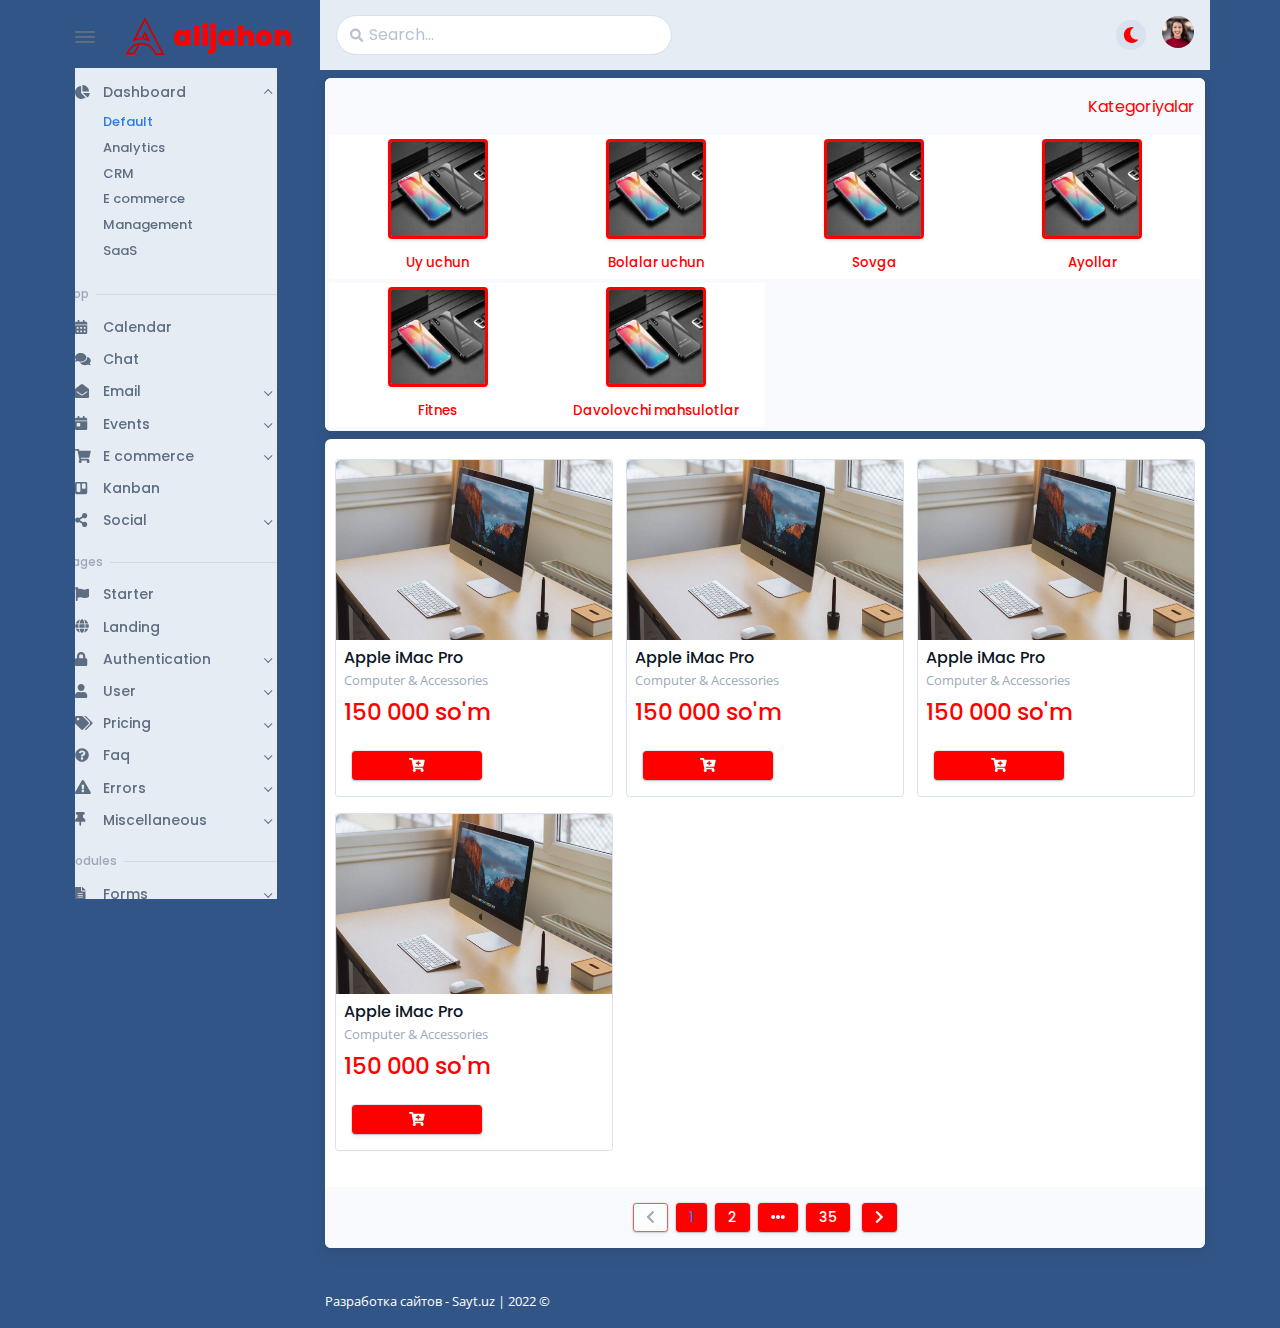
<file: html template/new design/index.html>
<!DOCTYPE html>
<html lang="en-US" dir="ltr">

  <head>
    <meta charset="utf-8">
    <meta http-equiv="X-UA-Compatible" content="IE=edge">
    <meta name="viewport" content="width=device-width, initial-scale=1">


    <!-- ===============================================-->
    <!--    Document Title-->
    <!-- ===============================================-->
    <title>Alijahon.uz</title>


    <!-- ===============================================-->
    <!--    Favicons-->
    <!-- ===============================================-->
    <link rel="apple-touch-icon" sizes="180x180" href="assets/img/favicons/apple-touch-icon.png">
    <link rel="icon" type="image/png" sizes="32x32" href="assets/img/favicons/favicon-32x32.png">
    <link rel="icon" type="image/png" sizes="16x16" href="assets/img/favicons/favicon-16x16.png">
    <link rel="shortcut icon" type="image/x-icon" href="assets/img/favicons/favicon.ico">
    <link rel="manifest" href="assets/img/favicons/manifest.json">
    <meta name="msapplication-TileImage" content="assets/img/favicons/mstile-150x150.png">
    <meta name="theme-color" content="#ffffff">
    <script src="assets/js/config.js"></script>
    <script src="vendors/overlayscrollbars/OverlayScrollbars.min.js"></script>


    <!-- ===============================================-->
    <!--    Stylesheets-->
    <!-- ===============================================-->
    <link rel="preconnect" href="https://fonts.gstatic.com">
    <link href="https://fonts.googleapis.com/css?family=Open+Sans:300,400,500,600,700%7cPoppins:300,400,500,600,700,800,900&amp;display=swap" rel="stylesheet">
    <link href="vendors/overlayscrollbars/OverlayScrollbars.min.css" rel="stylesheet">
    <link href="assets/css/theme-rtl.min.css" rel="stylesheet" id="style-rtl">
    <link href="assets/css/theme.min.css" rel="stylesheet" id="style-default">
    <link href="assets/css/user-rtl.min.css" rel="stylesheet" id="user-style-rtl">
    <link href="assets/css/user.min.css" rel="stylesheet" id="user-style-default">
    <link href="assets/css/style.css" rel="stylesheet">

    <script>
      var isRTL = JSON.parse(localStorage.getItem('isRTL'));
      if (isRTL) {
        var linkDefault = document.getElementById('style-default');
        var userLinkDefault = document.getElementById('user-style-default');
        linkDefault.setAttribute('disabled', true);
        userLinkDefault.setAttribute('disabled', true);
        document.querySelector('html').setAttribute('dir', 'rtl');
      } else {
        var linkRTL = document.getElementById('style-rtl');
        var userLinkRTL = document.getElementById('user-style-rtl');
        linkRTL.setAttribute('disabled', true);
        userLinkRTL.setAttribute('disabled', true);
      }
    </script>
  </head>


  <body>

    <!-- ===============================================-->
    <!--    Main Content-->
    <!-- ===============================================-->
    <main class="main" id="top">
      <div class="container" data-layout="container">
        <script>
          var isFluid = JSON.parse(localStorage.getItem('isFluid'));
          if (isFluid) {
            var container = document.querySelector('[data-layout]');
            container.classList.remove('container');
            container.classList.add('container-fluid');
          }
        </script>
        <nav class="navbar navbar-light navbar-vertical navbar-expand-xl">
          <script>
            var navbarStyle = localStorage.getItem("navbarStyle");
            if (navbarStyle && navbarStyle !== 'transparent') {
              document.querySelector('.navbar-vertical').classList.add(`navbar-${navbarStyle}`);
            }
          </script>
          <div class="d-flex align-items-center">
            <div class="toggle-icon-wrapper">

              <button class="btn navbar-toggler-humburger-icon navbar-vertical-toggle" data-bs-toggle="tooltip" data-bs-placement="left" title="Toggle Navigation"><span class="navbar-toggle-icon"><span class="toggle-line"></span></span></button>

            </div><a class="navbar-brand" href="index.html">
              <div class="d-flex align-items-center py-3"><img class="me-2" src="assets/img/icons/spot-illustrations/falcon.png" alt="" width="40" /><span class="font-sans-serif">alijahon</span>
              </div>
            </a>
          </div>
          <div class="collapse navbar-collapse" id="navbarVerticalCollapse">
            <div class="navbar-vertical-content scrollbar">
              <ul class="navbar-nav flex-column mb-3" id="navbarVerticalNav">
                <li class="nav-item">
                  <!-- parent pages--><a class="nav-link dropdown-indicator" href="#dashboard" role="button" data-bs-toggle="collapse" aria-expanded="true" aria-controls="dashboard">
                    <div class="d-flex align-items-center"><span class="nav-link-icon"><span class="fas fa-chart-pie"></span></span><span class="nav-link-text ps-1">Dashboard</span>
                    </div>
                  </a>
                  <ul class="nav collapse show" id="dashboard">
                    <li class="nav-item"><a class="nav-link active" href="index.html" aria-expanded="false">
                        <div class="d-flex align-items-center"><span class="nav-link-text ps-1">Default</span>
                        </div>
                      </a>
                      <!-- more inner pages-->
                    </li>
                    <li class="nav-item"><a class="nav-link" href="dashboard/analytics.html" aria-expanded="false">
                        <div class="d-flex align-items-center"><span class="nav-link-text ps-1">Analytics</span>
                        </div>
                      </a>
                      <!-- more inner pages-->
                    </li>
                    <li class="nav-item"><a class="nav-link" href="dashboard/crm.html" aria-expanded="false">
                        <div class="d-flex align-items-center"><span class="nav-link-text ps-1">CRM</span>
                        </div>
                      </a>
                      <!-- more inner pages-->
                    </li>
                    <li class="nav-item"><a class="nav-link" href="dashboard/e-commerce.html" aria-expanded="false">
                        <div class="d-flex align-items-center"><span class="nav-link-text ps-1">E commerce</span>
                        </div>
                      </a>
                      <!-- more inner pages-->
                    </li>
                    <li class="nav-item"><a class="nav-link" href="dashboard/project-management.html" aria-expanded="false">
                        <div class="d-flex align-items-center"><span class="nav-link-text ps-1">Management</span>
                        </div>
                      </a>
                      <!-- more inner pages-->
                    </li>
                    <li class="nav-item"><a class="nav-link" href="dashboard/saas.html" aria-expanded="false">
                        <div class="d-flex align-items-center"><span class="nav-link-text ps-1">SaaS</span>
                        </div>
                      </a>
                      <!-- more inner pages-->
                    </li>
                  </ul>
                </li>
                <li class="nav-item">
                  <!-- label-->
                  <div class="row navbar-vertical-label-wrapper mt-3 mb-2">
                    <div class="col-auto navbar-vertical-label">App
                    </div>
                    <div class="col ps-0">
                      <hr class="mb-0 navbar-vertical-divider" />
                    </div>
                  </div>
                  <!-- parent pages--><a class="nav-link" href="app/calendar.html" role="button" aria-expanded="false">
                    <div class="d-flex align-items-center"><span class="nav-link-icon"><span class="fas fa-calendar-alt"></span></span><span class="nav-link-text ps-1">Calendar</span>
                    </div>
                  </a>
                  <!-- parent pages--><a class="nav-link" href="app/chat.html" role="button" aria-expanded="false">
                    <div class="d-flex align-items-center"><span class="nav-link-icon"><span class="fas fa-comments"></span></span><span class="nav-link-text ps-1">Chat</span>
                    </div>
                  </a>
                  <!-- parent pages--><a class="nav-link dropdown-indicator" href="#email" role="button" data-bs-toggle="collapse" aria-expanded="false" aria-controls="email">
                    <div class="d-flex align-items-center"><span class="nav-link-icon"><span class="fas fa-envelope-open"></span></span><span class="nav-link-text ps-1">Email</span>
                    </div>
                  </a>
                  <ul class="nav collapse false" id="email">
                    <li class="nav-item"><a class="nav-link" href="app/email/inbox.html" aria-expanded="false">
                        <div class="d-flex align-items-center"><span class="nav-link-text ps-1">Inbox</span>
                        </div>
                      </a>
                      <!-- more inner pages-->
                    </li>
                    <li class="nav-item"><a class="nav-link" href="app/email/email-detail.html" aria-expanded="false">
                        <div class="d-flex align-items-center"><span class="nav-link-text ps-1">Email detail</span>
                        </div>
                      </a>
                      <!-- more inner pages-->
                    </li>
                    <li class="nav-item"><a class="nav-link" href="app/email/compose.html" aria-expanded="false">
                        <div class="d-flex align-items-center"><span class="nav-link-text ps-1">Compose</span>
                        </div>
                      </a>
                      <!-- more inner pages-->
                    </li>
                  </ul>
                  <!-- parent pages--><a class="nav-link dropdown-indicator" href="#events" role="button" data-bs-toggle="collapse" aria-expanded="false" aria-controls="events">
                    <div class="d-flex align-items-center"><span class="nav-link-icon"><span class="fas fa-calendar-day"></span></span><span class="nav-link-text ps-1">Events</span>
                    </div>
                  </a>
                  <ul class="nav collapse false" id="events">
                    <li class="nav-item"><a class="nav-link" href="app/events/create-an-event.html" aria-expanded="false">
                        <div class="d-flex align-items-center"><span class="nav-link-text ps-1">Create an event</span>
                        </div>
                      </a>
                      <!-- more inner pages-->
                    </li>
                    <li class="nav-item"><a class="nav-link" href="app/events/event-detail.html" aria-expanded="false">
                        <div class="d-flex align-items-center"><span class="nav-link-text ps-1">Event detail</span>
                        </div>
                      </a>
                      <!-- more inner pages-->
                    </li>
                    <li class="nav-item"><a class="nav-link" href="app/events/event-list.html" aria-expanded="false">
                        <div class="d-flex align-items-center"><span class="nav-link-text ps-1">Event list</span>
                        </div>
                      </a>
                      <!-- more inner pages-->
                    </li>
                  </ul>
                  <!-- parent pages--><a class="nav-link dropdown-indicator" href="#e-commerce" role="button" data-bs-toggle="collapse" aria-expanded="false" aria-controls="e-commerce">
                    <div class="d-flex align-items-center"><span class="nav-link-icon"><span class="fas fa-shopping-cart"></span></span><span class="nav-link-text ps-1">E commerce</span>
                    </div>
                  </a>
                  <ul class="nav collapse false" id="e-commerce">
                    <li class="nav-item"><a class="nav-link dropdown-indicator" href="#product" data-bs-toggle="collapse" aria-expanded="false" aria-controls="e-commerce">
                        <div class="d-flex align-items-center"><span class="nav-link-text ps-1">Product</span>
                        </div>
                      </a>
                      <!-- more inner pages-->
                      <ul class="nav collapse false" id="product">
                        <li class="nav-item"><a class="nav-link" href="app/e-commerce/product/product-list.html" aria-expanded="false">
                            <div class="d-flex align-items-center"><span class="nav-link-text ps-1">Product list</span>
                            </div>
                          </a>
                          <!-- more inner pages-->
                        </li>
                        <li class="nav-item"><a class="nav-link" href="app/e-commerce/product/product-grid.html" aria-expanded="false">
                            <div class="d-flex align-items-center"><span class="nav-link-text ps-1">Product grid</span>
                            </div>
                          </a>
                          <!-- more inner pages-->
                        </li>
                        <li class="nav-item"><a class="nav-link" href="app/e-commerce/product/product-details.html" aria-expanded="false">
                            <div class="d-flex align-items-center"><span class="nav-link-text ps-1">Product details</span>
                            </div>
                          </a>
                          <!-- more inner pages-->
                        </li>
                      </ul>
                    </li>
                    <li class="nav-item"><a class="nav-link dropdown-indicator" href="#orders" data-bs-toggle="collapse" aria-expanded="false" aria-controls="e-commerce">
                        <div class="d-flex align-items-center"><span class="nav-link-text ps-1">Orders</span>
                        </div>
                      </a>
                      <!-- more inner pages-->
                      <ul class="nav collapse false" id="orders">
                        <li class="nav-item"><a class="nav-link" href="app/e-commerce/orders/order-list.html" aria-expanded="false">
                            <div class="d-flex align-items-center"><span class="nav-link-text ps-1">Order list</span>
                            </div>
                          </a>
                          <!-- more inner pages-->
                        </li>
                        <li class="nav-item"><a class="nav-link" href="app/e-commerce/orders/order-details.html" aria-expanded="false">
                            <div class="d-flex align-items-center"><span class="nav-link-text ps-1">Order details</span>
                            </div>
                          </a>
                          <!-- more inner pages-->
                        </li>
                      </ul>
                    </li>
                    <li class="nav-item"><a class="nav-link" href="app/e-commerce/customers.html" aria-expanded="false">
                        <div class="d-flex align-items-center"><span class="nav-link-text ps-1">Customers</span>
                        </div>
                      </a>
                      <!-- more inner pages-->
                    </li>
                    <li class="nav-item"><a class="nav-link" href="app/e-commerce/customer-details.html" aria-expanded="false">
                        <div class="d-flex align-items-center"><span class="nav-link-text ps-1">Customer details</span>
                        </div>
                      </a>
                      <!-- more inner pages-->
                    </li>
                    <li class="nav-item"><a class="nav-link" href="app/e-commerce/shopping-cart.html" aria-expanded="false">
                        <div class="d-flex align-items-center"><span class="nav-link-text ps-1">Shopping cart</span>
                        </div>
                      </a>
                      <!-- more inner pages-->
                    </li>
                    <li class="nav-item"><a class="nav-link" href="app/e-commerce/checkout.html" aria-expanded="false">
                        <div class="d-flex align-items-center"><span class="nav-link-text ps-1">Checkout</span>
                        </div>
                      </a>
                      <!-- more inner pages-->
                    </li>
                    <li class="nav-item"><a class="nav-link" href="app/e-commerce/billing.html" aria-expanded="false">
                        <div class="d-flex align-items-center"><span class="nav-link-text ps-1">Billing</span>
                        </div>
                      </a>
                      <!-- more inner pages-->
                    </li>
                    <li class="nav-item"><a class="nav-link" href="app/e-commerce/invoice.html" aria-expanded="false">
                        <div class="d-flex align-items-center"><span class="nav-link-text ps-1">Invoice</span>
                        </div>
                      </a>
                      <!-- more inner pages-->
                    </li>
                  </ul>
                  <!-- parent pages--><a class="nav-link" href="app/kanban.html" role="button" aria-expanded="false">
                    <div class="d-flex align-items-center"><span class="nav-link-icon"><span class="fab fa-trello"></span></span><span class="nav-link-text ps-1">Kanban</span>
                    </div>
                  </a>
                  <!-- parent pages--><a class="nav-link dropdown-indicator" href="#social" role="button" data-bs-toggle="collapse" aria-expanded="false" aria-controls="social">
                    <div class="d-flex align-items-center"><span class="nav-link-icon"><span class="fas fa-share-alt"></span></span><span class="nav-link-text ps-1">Social</span>
                    </div>
                  </a>
                  <ul class="nav collapse false" id="social">
                    <li class="nav-item"><a class="nav-link" href="app/social/feed.html" aria-expanded="false">
                        <div class="d-flex align-items-center"><span class="nav-link-text ps-1">Feed</span>
                        </div>
                      </a>
                      <!-- more inner pages-->
                    </li>
                    <li class="nav-item"><a class="nav-link" href="app/social/activity-log.html" aria-expanded="false">
                        <div class="d-flex align-items-center"><span class="nav-link-text ps-1">Activity log</span>
                        </div>
                      </a>
                      <!-- more inner pages-->
                    </li>
                    <li class="nav-item"><a class="nav-link" href="app/social/notifications.html" aria-expanded="false">
                        <div class="d-flex align-items-center"><span class="nav-link-text ps-1">Notifications</span>
                        </div>
                      </a>
                      <!-- more inner pages-->
                    </li>
                    <li class="nav-item"><a class="nav-link" href="app/social/followers.html" aria-expanded="false">
                        <div class="d-flex align-items-center"><span class="nav-link-text ps-1">Followers</span>
                        </div>
                      </a>
                      <!-- more inner pages-->
                    </li>
                  </ul>
                </li>
                <li class="nav-item">
                  <!-- label-->
                  <div class="row navbar-vertical-label-wrapper mt-3 mb-2">
                    <div class="col-auto navbar-vertical-label">Pages
                    </div>
                    <div class="col ps-0">
                      <hr class="mb-0 navbar-vertical-divider" />
                    </div>
                  </div>
                  <!-- parent pages--><a class="nav-link" href="pages/starter.html" role="button" aria-expanded="false">
                    <div class="d-flex align-items-center"><span class="nav-link-icon"><span class="fas fa-flag"></span></span><span class="nav-link-text ps-1">Starter</span>
                    </div>
                  </a>
                  <!-- parent pages--><a class="nav-link" href="pages/landing.html" role="button" aria-expanded="false">
                    <div class="d-flex align-items-center"><span class="nav-link-icon"><span class="fas fa-globe"></span></span><span class="nav-link-text ps-1">Landing</span>
                    </div>
                  </a>
                  <!-- parent pages--><a class="nav-link dropdown-indicator" href="#authentication" role="button" data-bs-toggle="collapse" aria-expanded="false" aria-controls="authentication">
                    <div class="d-flex align-items-center"><span class="nav-link-icon"><span class="fas fa-lock"></span></span><span class="nav-link-text ps-1">Authentication</span>
                    </div>
                  </a>
                  <ul class="nav collapse false" id="authentication">
                    <li class="nav-item"><a class="nav-link dropdown-indicator" href="#simple" data-bs-toggle="collapse" aria-expanded="false" aria-controls="authentication">
                        <div class="d-flex align-items-center"><span class="nav-link-text ps-1">Simple</span>
                        </div>
                      </a>
                      <!-- more inner pages-->
                      <ul class="nav collapse false" id="simple">
                        <li class="nav-item"><a class="nav-link" href="pages/authentication/simple/login.html" aria-expanded="false">
                            <div class="d-flex align-items-center"><span class="nav-link-text ps-1">Login</span>
                            </div>
                          </a>
                          <!-- more inner pages-->
                        </li>
                        <li class="nav-item"><a class="nav-link" href="pages/authentication/simple/logout.html" aria-expanded="false">
                            <div class="d-flex align-items-center"><span class="nav-link-text ps-1">Logout</span>
                            </div>
                          </a>
                          <!-- more inner pages-->
                        </li>
                        <li class="nav-item"><a class="nav-link" href="pages/authentication/simple/register.html" aria-expanded="false">
                            <div class="d-flex align-items-center"><span class="nav-link-text ps-1">Register</span>
                            </div>
                          </a>
                          <!-- more inner pages-->
                        </li>
                        <li class="nav-item"><a class="nav-link" href="pages/authentication/simple/forgot-password.html" aria-expanded="false">
                            <div class="d-flex align-items-center"><span class="nav-link-text ps-1">Forgot password</span>
                            </div>
                          </a>
                          <!-- more inner pages-->
                        </li>
                        <li class="nav-item"><a class="nav-link" href="pages/authentication/simple/confirm-mail.html" aria-expanded="false">
                            <div class="d-flex align-items-center"><span class="nav-link-text ps-1">Confirm mail</span>
                            </div>
                          </a>
                          <!-- more inner pages-->
                        </li>
                        <li class="nav-item"><a class="nav-link" href="pages/authentication/simple/reset-password.html" aria-expanded="false">
                            <div class="d-flex align-items-center"><span class="nav-link-text ps-1">Reset password</span>
                            </div>
                          </a>
                          <!-- more inner pages-->
                        </li>
                        <li class="nav-item"><a class="nav-link" href="pages/authentication/simple/lock-screen.html" aria-expanded="false">
                            <div class="d-flex align-items-center"><span class="nav-link-text ps-1">Lock screen</span>
                            </div>
                          </a>
                          <!-- more inner pages-->
                        </li>
                      </ul>
                    </li>
                    <li class="nav-item"><a class="nav-link dropdown-indicator" href="#card" data-bs-toggle="collapse" aria-expanded="false" aria-controls="authentication">
                        <div class="d-flex align-items-center"><span class="nav-link-text ps-1">Card</span>
                        </div>
                      </a>
                      <!-- more inner pages-->
                      <ul class="nav collapse false" id="card">
                        <li class="nav-item"><a class="nav-link" href="pages/authentication/card/login.html" aria-expanded="false">
                            <div class="d-flex align-items-center"><span class="nav-link-text ps-1">Login</span>
                            </div>
                          </a>
                          <!-- more inner pages-->
                        </li>
                        <li class="nav-item"><a class="nav-link" href="pages/authentication/card/logout.html" aria-expanded="false">
                            <div class="d-flex align-items-center"><span class="nav-link-text ps-1">Logout</span>
                            </div>
                          </a>
                          <!-- more inner pages-->
                        </li>
                        <li class="nav-item"><a class="nav-link" href="pages/authentication/card/register.html" aria-expanded="false">
                            <div class="d-flex align-items-center"><span class="nav-link-text ps-1">Register</span>
                            </div>
                          </a>
                          <!-- more inner pages-->
                        </li>
                        <li class="nav-item"><a class="nav-link" href="pages/authentication/card/forgot-password.html" aria-expanded="false">
                            <div class="d-flex align-items-center"><span class="nav-link-text ps-1">Forgot password</span>
                            </div>
                          </a>
                          <!-- more inner pages-->
                        </li>
                        <li class="nav-item"><a class="nav-link" href="pages/authentication/card/confirm-mail.html" aria-expanded="false">
                            <div class="d-flex align-items-center"><span class="nav-link-text ps-1">Confirm mail</span>
                            </div>
                          </a>
                          <!-- more inner pages-->
                        </li>
                        <li class="nav-item"><a class="nav-link" href="pages/authentication/card/reset-password.html" aria-expanded="false">
                            <div class="d-flex align-items-center"><span class="nav-link-text ps-1">Reset password</span>
                            </div>
                          </a>
                          <!-- more inner pages-->
                        </li>
                        <li class="nav-item"><a class="nav-link" href="pages/authentication/card/lock-screen.html" aria-expanded="false">
                            <div class="d-flex align-items-center"><span class="nav-link-text ps-1">Lock screen</span>
                            </div>
                          </a>
                          <!-- more inner pages-->
                        </li>
                      </ul>
                    </li>
                    <li class="nav-item"><a class="nav-link dropdown-indicator" href="#split" data-bs-toggle="collapse" aria-expanded="false" aria-controls="authentication">
                        <div class="d-flex align-items-center"><span class="nav-link-text ps-1">Split</span>
                        </div>
                      </a>
                      <!-- more inner pages-->
                      <ul class="nav collapse false" id="split">
                        <li class="nav-item"><a class="nav-link" href="pages/authentication/split/login.html" aria-expanded="false">
                            <div class="d-flex align-items-center"><span class="nav-link-text ps-1">Login</span>
                            </div>
                          </a>
                          <!-- more inner pages-->
                        </li>
                        <li class="nav-item"><a class="nav-link" href="pages/authentication/split/logout.html" aria-expanded="false">
                            <div class="d-flex align-items-center"><span class="nav-link-text ps-1">Logout</span>
                            </div>
                          </a>
                          <!-- more inner pages-->
                        </li>
                        <li class="nav-item"><a class="nav-link" href="pages/authentication/split/register.html" aria-expanded="false">
                            <div class="d-flex align-items-center"><span class="nav-link-text ps-1">Register</span>
                            </div>
                          </a>
                          <!-- more inner pages-->
                        </li>
                        <li class="nav-item"><a class="nav-link" href="pages/authentication/split/forgot-password.html" aria-expanded="false">
                            <div class="d-flex align-items-center"><span class="nav-link-text ps-1">Forgot password</span>
                            </div>
                          </a>
                          <!-- more inner pages-->
                        </li>
                        <li class="nav-item"><a class="nav-link" href="pages/authentication/split/confirm-mail.html" aria-expanded="false">
                            <div class="d-flex align-items-center"><span class="nav-link-text ps-1">Confirm mail</span>
                            </div>
                          </a>
                          <!-- more inner pages-->
                        </li>
                        <li class="nav-item"><a class="nav-link" href="pages/authentication/split/reset-password.html" aria-expanded="false">
                            <div class="d-flex align-items-center"><span class="nav-link-text ps-1">Reset password</span>
                            </div>
                          </a>
                          <!-- more inner pages-->
                        </li>
                        <li class="nav-item"><a class="nav-link" href="pages/authentication/split/lock-screen.html" aria-expanded="false">
                            <div class="d-flex align-items-center"><span class="nav-link-text ps-1">Lock screen</span>
                            </div>
                          </a>
                          <!-- more inner pages-->
                        </li>
                      </ul>
                    </li>
                    <li class="nav-item"><a class="nav-link" href="pages/authentication/wizard.html" aria-expanded="false">
                        <div class="d-flex align-items-center"><span class="nav-link-text ps-1">Wizard</span>
                        </div>
                      </a>
                      <!-- more inner pages-->
                    </li>
                    <li class="nav-item"><a class="nav-link" href="#authentication-modal" data-bs-toggle="modal" aria-expanded="false">
                        <div class="d-flex align-items-center"><span class="nav-link-text ps-1">Modal</span>
                        </div>
                      </a>
                      <!-- more inner pages-->
                    </li>
                  </ul>
                  <!-- parent pages--><a class="nav-link dropdown-indicator" href="#user" role="button" data-bs-toggle="collapse" aria-expanded="false" aria-controls="user">
                    <div class="d-flex align-items-center"><span class="nav-link-icon"><span class="fas fa-user"></span></span><span class="nav-link-text ps-1">User</span>
                    </div>
                  </a>
                  <ul class="nav collapse false" id="user">
                    <li class="nav-item"><a class="nav-link" href="pages/user/profile.html" aria-expanded="false">
                        <div class="d-flex align-items-center"><span class="nav-link-text ps-1">Profile</span>
                        </div>
                      </a>
                      <!-- more inner pages-->
                    </li>
                    <li class="nav-item"><a class="nav-link" href="pages/user/settings.html" aria-expanded="false">
                        <div class="d-flex align-items-center"><span class="nav-link-text ps-1">Settings</span>
                        </div>
                      </a>
                      <!-- more inner pages-->
                    </li>
                  </ul>
                  <!-- parent pages--><a class="nav-link dropdown-indicator" href="#pricing" role="button" data-bs-toggle="collapse" aria-expanded="false" aria-controls="pricing">
                    <div class="d-flex align-items-center"><span class="nav-link-icon"><span class="fas fa-tags"></span></span><span class="nav-link-text ps-1">Pricing</span>
                    </div>
                  </a>
                  <ul class="nav collapse false" id="pricing">
                    <li class="nav-item"><a class="nav-link" href="pages/pricing/pricing-default.html" aria-expanded="false">
                        <div class="d-flex align-items-center"><span class="nav-link-text ps-1">Pricing default</span>
                        </div>
                      </a>
                      <!-- more inner pages-->
                    </li>
                    <li class="nav-item"><a class="nav-link" href="pages/pricing/pricing-alt.html" aria-expanded="false">
                        <div class="d-flex align-items-center"><span class="nav-link-text ps-1">Pricing alt</span>
                        </div>
                      </a>
                      <!-- more inner pages-->
                    </li>
                  </ul>
                  <!-- parent pages--><a class="nav-link dropdown-indicator" href="#faq" role="button" data-bs-toggle="collapse" aria-expanded="false" aria-controls="faq">
                    <div class="d-flex align-items-center"><span class="nav-link-icon"><span class="fas fa-question-circle"></span></span><span class="nav-link-text ps-1">Faq</span>
                    </div>
                  </a>
                  <ul class="nav collapse false" id="faq">
                    <li class="nav-item"><a class="nav-link" href="pages/faq/faq-basic.html" aria-expanded="false">
                        <div class="d-flex align-items-center"><span class="nav-link-text ps-1">Faq basic</span>
                        </div>
                      </a>
                      <!-- more inner pages-->
                    </li>
                    <li class="nav-item"><a class="nav-link" href="pages/faq/faq-alt.html" aria-expanded="false">
                        <div class="d-flex align-items-center"><span class="nav-link-text ps-1">Faq alt</span>
                        </div>
                      </a>
                      <!-- more inner pages-->
                    </li>
                    <li class="nav-item"><a class="nav-link" href="pages/faq/faq-accordion.html" aria-expanded="false">
                        <div class="d-flex align-items-center"><span class="nav-link-text ps-1">Faq accordion</span>
                        </div>
                      </a>
                      <!-- more inner pages-->
                    </li>
                  </ul>
                  <!-- parent pages--><a class="nav-link dropdown-indicator" href="#errors" role="button" data-bs-toggle="collapse" aria-expanded="false" aria-controls="errors">
                    <div class="d-flex align-items-center"><span class="nav-link-icon"><span class="fas fa-exclamation-triangle"></span></span><span class="nav-link-text ps-1">Errors</span>
                    </div>
                  </a>
                  <ul class="nav collapse false" id="errors">
                    <li class="nav-item"><a class="nav-link" href="pages/errors/404.html" aria-expanded="false">
                        <div class="d-flex align-items-center"><span class="nav-link-text ps-1">404</span>
                        </div>
                      </a>
                      <!-- more inner pages-->
                    </li>
                    <li class="nav-item"><a class="nav-link" href="pages/errors/500.html" aria-expanded="false">
                        <div class="d-flex align-items-center"><span class="nav-link-text ps-1">500</span>
                        </div>
                      </a>
                      <!-- more inner pages-->
                    </li>
                  </ul>
                  <!-- parent pages--><a class="nav-link dropdown-indicator" href="#miscellaneous" role="button" data-bs-toggle="collapse" aria-expanded="false" aria-controls="miscellaneous">
                    <div class="d-flex align-items-center"><span class="nav-link-icon"><span class="fas fa-thumbtack"></span></span><span class="nav-link-text ps-1">Miscellaneous</span>
                    </div>
                  </a>
                  <ul class="nav collapse false" id="miscellaneous">
                    <li class="nav-item"><a class="nav-link" href="pages/miscellaneous/associations.html" aria-expanded="false">
                        <div class="d-flex align-items-center"><span class="nav-link-text ps-1">Associations</span>
                        </div>
                      </a>
                      <!-- more inner pages-->
                    </li>
                    <li class="nav-item"><a class="nav-link" href="pages/miscellaneous/invite-people.html" aria-expanded="false">
                        <div class="d-flex align-items-center"><span class="nav-link-text ps-1">Invite people</span>
                        </div>
                      </a>
                      <!-- more inner pages-->
                    </li>
                    <li class="nav-item"><a class="nav-link" href="pages/miscellaneous/privacy-policy.html" aria-expanded="false">
                        <div class="d-flex align-items-center"><span class="nav-link-text ps-1">Privacy policy</span>
                        </div>
                      </a>
                      <!-- more inner pages-->
                    </li>
                  </ul>
                </li>
                <li class="nav-item">
                  <!-- label-->
                  <div class="row navbar-vertical-label-wrapper mt-3 mb-2">
                    <div class="col-auto navbar-vertical-label">Modules
                    </div>
                    <div class="col ps-0">
                      <hr class="mb-0 navbar-vertical-divider" />
                    </div>
                  </div>
                  <!-- parent pages--><a class="nav-link dropdown-indicator" href="#forms" role="button" data-bs-toggle="collapse" aria-expanded="false" aria-controls="forms">
                    <div class="d-flex align-items-center"><span class="nav-link-icon"><span class="fas fa-file-alt"></span></span><span class="nav-link-text ps-1">Forms</span>
                    </div>
                  </a>
                  <ul class="nav collapse false" id="forms">
                    <li class="nav-item"><a class="nav-link dropdown-indicator" href="#basic" data-bs-toggle="collapse" aria-expanded="false" aria-controls="forms">
                        <div class="d-flex align-items-center"><span class="nav-link-text ps-1">Basic</span>
                        </div>
                      </a>
                      <!-- more inner pages-->
                      <ul class="nav collapse false" id="basic">
                        <li class="nav-item"><a class="nav-link" href="modules/forms/basic/form-control.html" aria-expanded="false">
                            <div class="d-flex align-items-center"><span class="nav-link-text ps-1">Form control</span>
                            </div>
                          </a>
                          <!-- more inner pages-->
                        </li>
                        <li class="nav-item"><a class="nav-link" href="modules/forms/basic/input-group.html" aria-expanded="false">
                            <div class="d-flex align-items-center"><span class="nav-link-text ps-1">Input group</span>
                            </div>
                          </a>
                          <!-- more inner pages-->
                        </li>
                        <li class="nav-item"><a class="nav-link" href="modules/forms/basic/select.html" aria-expanded="false">
                            <div class="d-flex align-items-center"><span class="nav-link-text ps-1">Select</span>
                            </div>
                          </a>
                          <!-- more inner pages-->
                        </li>
                        <li class="nav-item"><a class="nav-link" href="modules/forms/basic/checks.html" aria-expanded="false">
                            <div class="d-flex align-items-center"><span class="nav-link-text ps-1">Checks</span>
                            </div>
                          </a>
                          <!-- more inner pages-->
                        </li>
                        <li class="nav-item"><a class="nav-link" href="modules/forms/basic/range.html" aria-expanded="false">
                            <div class="d-flex align-items-center"><span class="nav-link-text ps-1">Range</span>
                            </div>
                          </a>
                          <!-- more inner pages-->
                        </li>
                        <li class="nav-item"><a class="nav-link" href="modules/forms/basic/layout.html" aria-expanded="false">
                            <div class="d-flex align-items-center"><span class="nav-link-text ps-1">Layout</span>
                            </div>
                          </a>
                          <!-- more inner pages-->
                        </li>
                      </ul>
                    </li>
                    <li class="nav-item"><a class="nav-link dropdown-indicator" href="#advance" data-bs-toggle="collapse" aria-expanded="false" aria-controls="forms">
                        <div class="d-flex align-items-center"><span class="nav-link-text ps-1">Advance</span>
                        </div>
                      </a>
                      <!-- more inner pages-->
                      <ul class="nav collapse false" id="advance">
                        <li class="nav-item"><a class="nav-link" href="modules/forms/advance/advance-select.html" aria-expanded="false">
                            <div class="d-flex align-items-center"><span class="nav-link-text ps-1">Advance select</span>
                            </div>
                          </a>
                          <!-- more inner pages-->
                        </li>
                        <li class="nav-item"><a class="nav-link" href="modules/forms/advance/date-picker.html" aria-expanded="false">
                            <div class="d-flex align-items-center"><span class="nav-link-text ps-1">Date picker</span>
                            </div>
                          </a>
                          <!-- more inner pages-->
                        </li>
                        <li class="nav-item"><a class="nav-link" href="modules/forms/advance/editor.html" aria-expanded="false">
                            <div class="d-flex align-items-center"><span class="nav-link-text ps-1">Editor</span>
                            </div>
                          </a>
                          <!-- more inner pages-->
                        </li>
                        <li class="nav-item"><a class="nav-link" href="modules/forms/advance/emoji-button.html" aria-expanded="false">
                            <div class="d-flex align-items-center"><span class="nav-link-text ps-1">Emoji button</span>
                            </div>
                          </a>
                          <!-- more inner pages-->
                        </li>
                        <li class="nav-item"><a class="nav-link" href="modules/forms/advance/file-uploader.html" aria-expanded="false">
                            <div class="d-flex align-items-center"><span class="nav-link-text ps-1">File uploader</span>
                            </div>
                          </a>
                          <!-- more inner pages-->
                        </li>
                        <li class="nav-item"><a class="nav-link" href="modules/forms/advance/rating.html" aria-expanded="false">
                            <div class="d-flex align-items-center"><span class="nav-link-text ps-1">Rating</span>
                            </div>
                          </a>
                          <!-- more inner pages-->
                        </li>
                      </ul>
                    </li>
                    <li class="nav-item"><a class="nav-link" href="modules/forms/floating-labels.html" aria-expanded="false">
                        <div class="d-flex align-items-center"><span class="nav-link-text ps-1">Floating labels</span>
                        </div>
                      </a>
                      <!-- more inner pages-->
                    </li>
                    <li class="nav-item"><a class="nav-link" href="modules/forms/wizard.html" aria-expanded="false">
                        <div class="d-flex align-items-center"><span class="nav-link-text ps-1">Wizard</span>
                        </div>
                      </a>
                      <!-- more inner pages-->
                    </li>
                    <li class="nav-item"><a class="nav-link" href="modules/forms/validation.html" aria-expanded="false">
                        <div class="d-flex align-items-center"><span class="nav-link-text ps-1">Validation</span>
                        </div>
                      </a>
                      <!-- more inner pages-->
                    </li>
                  </ul>
                  <!-- parent pages--><a class="nav-link dropdown-indicator" href="#tables" role="button" data-bs-toggle="collapse" aria-expanded="false" aria-controls="tables">
                    <div class="d-flex align-items-center"><span class="nav-link-icon"><span class="fas fa-table"></span></span><span class="nav-link-text ps-1">Tables</span>
                    </div>
                  </a>
                  <ul class="nav collapse false" id="tables">
                    <li class="nav-item"><a class="nav-link" href="modules/tables/basic-tables.html" aria-expanded="false">
                        <div class="d-flex align-items-center"><span class="nav-link-text ps-1">Basic tables</span>
                        </div>
                      </a>
                      <!-- more inner pages-->
                    </li>
                    <li class="nav-item"><a class="nav-link" href="modules/tables/advance-tables.html" aria-expanded="false">
                        <div class="d-flex align-items-center"><span class="nav-link-text ps-1">Advance tables</span>
                        </div>
                      </a>
                      <!-- more inner pages-->
                    </li>
                    <li class="nav-item"><a class="nav-link" href="modules/tables/bulk-select.html" aria-expanded="false">
                        <div class="d-flex align-items-center"><span class="nav-link-text ps-1">Bulk select</span>
                        </div>
                      </a>
                      <!-- more inner pages-->
                    </li>
                  </ul>
                  <!-- parent pages--><a class="nav-link dropdown-indicator" href="#charts" role="button" data-bs-toggle="collapse" aria-expanded="false" aria-controls="charts">
                    <div class="d-flex align-items-center"><span class="nav-link-icon"><span class="fas fa-chart-line"></span></span><span class="nav-link-text ps-1">Charts</span>
                    </div>
                  </a>
                  <ul class="nav collapse false" id="charts">
                    <li class="nav-item"><a class="nav-link" href="modules/charts/chartjs.html" aria-expanded="false">
                        <div class="d-flex align-items-center"><span class="nav-link-text ps-1">Chartjs</span>
                        </div>
                      </a>
                      <!-- more inner pages-->
                    </li>
                    <li class="nav-item"><a class="nav-link dropdown-indicator" href="#eCharts" data-bs-toggle="collapse" aria-expanded="false" aria-controls="charts">
                        <div class="d-flex align-items-center"><span class="nav-link-text ps-1">ECharts</span>
                        </div>
                      </a>
                      <!-- more inner pages-->
                      <ul class="nav collapse false" id="eCharts">
                        <li class="nav-item"><a class="nav-link" href="modules/charts/echarts/line-charts.html" aria-expanded="false">
                            <div class="d-flex align-items-center"><span class="nav-link-text ps-1">Line charts</span>
                            </div>
                          </a>
                          <!-- more inner pages-->
                        </li>
                        <li class="nav-item"><a class="nav-link" href="modules/charts/echarts/bar-charts.html" aria-expanded="false">
                            <div class="d-flex align-items-center"><span class="nav-link-text ps-1">Bar charts</span>
                            </div>
                          </a>
                          <!-- more inner pages-->
                        </li>
                        <li class="nav-item"><a class="nav-link" href="modules/charts/echarts/candlestick-charts.html" aria-expanded="false">
                            <div class="d-flex align-items-center"><span class="nav-link-text ps-1">Candlestick charts</span>
                            </div>
                          </a>
                          <!-- more inner pages-->
                        </li>
                        <li class="nav-item"><a class="nav-link" href="modules/charts/echarts/geo-map.html" aria-expanded="false">
                            <div class="d-flex align-items-center"><span class="nav-link-text ps-1">Geo map</span>
                            </div>
                          </a>
                          <!-- more inner pages-->
                        </li>
                        <li class="nav-item"><a class="nav-link" href="modules/charts/echarts/scatter-charts.html" aria-expanded="false">
                            <div class="d-flex align-items-center"><span class="nav-link-text ps-1">Scatter charts</span>
                            </div>
                          </a>
                          <!-- more inner pages-->
                        </li>
                        <li class="nav-item"><a class="nav-link" href="modules/charts/echarts/pie-charts.html" aria-expanded="false">
                            <div class="d-flex align-items-center"><span class="nav-link-text ps-1">Pie charts</span>
                            </div>
                          </a>
                          <!-- more inner pages-->
                        </li>
                        <li class="nav-item"><a class="nav-link" href="modules/charts/echarts/radar-charts.html" aria-expanded="false">
                            <div class="d-flex align-items-center"><span class="nav-link-text ps-1">Radar charts</span>
                            </div>
                          </a>
                          <!-- more inner pages-->
                        </li>
                        <li class="nav-item"><a class="nav-link" href="modules/charts/echarts/heatmap-charts.html" aria-expanded="false">
                            <div class="d-flex align-items-center"><span class="nav-link-text ps-1">Heatmap charts</span>
                            </div>
                          </a>
                          <!-- more inner pages-->
                        </li>
                        <li class="nav-item"><a class="nav-link" href="modules/charts/echarts/how-to-use.html" aria-expanded="false">
                            <div class="d-flex align-items-center"><span class="nav-link-text ps-1">How to use</span>
                            </div>
                          </a>
                          <!-- more inner pages-->
                        </li>
                      </ul>
                    </li>
                  </ul>
                  <!-- parent pages--><a class="nav-link dropdown-indicator" href="#icons" role="button" data-bs-toggle="collapse" aria-expanded="false" aria-controls="icons">
                    <div class="d-flex align-items-center"><span class="nav-link-icon"><span class="fas fa-shapes"></span></span><span class="nav-link-text ps-1">Icons</span>
                    </div>
                  </a>
                  <ul class="nav collapse false" id="icons">
                    <li class="nav-item"><a class="nav-link" href="modules/icons/font-awesome.html" aria-expanded="false">
                        <div class="d-flex align-items-center"><span class="nav-link-text ps-1">Font awesome</span>
                        </div>
                      </a>
                      <!-- more inner pages-->
                    </li>
                    <li class="nav-item"><a class="nav-link" href="modules/icons/bootstrap-icons.html" aria-expanded="false">
                        <div class="d-flex align-items-center"><span class="nav-link-text ps-1">Bootstrap icons</span>
                        </div>
                      </a>
                      <!-- more inner pages-->
                    </li>
                    <li class="nav-item"><a class="nav-link" href="modules/icons/feather.html" aria-expanded="false">
                        <div class="d-flex align-items-center"><span class="nav-link-text ps-1">Feather</span>
                        </div>
                      </a>
                      <!-- more inner pages-->
                    </li>
                    <li class="nav-item"><a class="nav-link" href="modules/icons/material-icons.html" aria-expanded="false">
                        <div class="d-flex align-items-center"><span class="nav-link-text ps-1">Material icons</span>
                        </div>
                      </a>
                      <!-- more inner pages-->
                    </li>
                  </ul>
                  <!-- parent pages--><a class="nav-link dropdown-indicator" href="#maps" role="button" data-bs-toggle="collapse" aria-expanded="false" aria-controls="maps">
                    <div class="d-flex align-items-center"><span class="nav-link-icon"><span class="fas fa-map"></span></span><span class="nav-link-text ps-1">Maps</span>
                    </div>
                  </a>
                  <ul class="nav collapse false" id="maps">
                    <li class="nav-item"><a class="nav-link" href="modules/maps/google-map.html" aria-expanded="false">
                        <div class="d-flex align-items-center"><span class="nav-link-text ps-1">Google map</span>
                        </div>
                      </a>
                      <!-- more inner pages-->
                    </li>
                    <li class="nav-item"><a class="nav-link" href="modules/maps/leaflet-map.html" aria-expanded="false">
                        <div class="d-flex align-items-center"><span class="nav-link-text ps-1">Leaflet map</span>
                        </div>
                      </a>
                      <!-- more inner pages-->
                    </li>
                  </ul>
                  <!-- parent pages--><a class="nav-link dropdown-indicator" href="#components" role="button" data-bs-toggle="collapse" aria-expanded="false" aria-controls="components">
                    <div class="d-flex align-items-center"><span class="nav-link-icon"><span class="fas fa-puzzle-piece"></span></span><span class="nav-link-text ps-1">Components</span>
                    </div>
                  </a>
                  <ul class="nav collapse false" id="components">
                    <li class="nav-item"><a class="nav-link" href="modules/components/accordion.html" aria-expanded="false">
                        <div class="d-flex align-items-center"><span class="nav-link-text ps-1">Accordion</span>
                        </div>
                      </a>
                      <!-- more inner pages-->
                    </li>
                    <li class="nav-item"><a class="nav-link" href="modules/components/alerts.html" aria-expanded="false">
                        <div class="d-flex align-items-center"><span class="nav-link-text ps-1">Alerts</span>
                        </div>
                      </a>
                      <!-- more inner pages-->
                    </li>
                    <li class="nav-item"><a class="nav-link" href="modules/components/anchor.html" aria-expanded="false">
                        <div class="d-flex align-items-center"><span class="nav-link-text ps-1">Anchor</span>
                        </div>
                      </a>
                      <!-- more inner pages-->
                    </li>
                    <li class="nav-item"><a class="nav-link" href="modules/components/animated-icons.html" aria-expanded="false">
                        <div class="d-flex align-items-center"><span class="nav-link-text ps-1">Animated icons</span>
                        </div>
                      </a>
                      <!-- more inner pages-->
                    </li>
                    <li class="nav-item"><a class="nav-link" href="modules/components/background.html" aria-expanded="false">
                        <div class="d-flex align-items-center"><span class="nav-link-text ps-1">Background</span>
                        </div>
                      </a>
                      <!-- more inner pages-->
                    </li>
                    <li class="nav-item"><a class="nav-link" href="modules/components/badges.html" aria-expanded="false">
                        <div class="d-flex align-items-center"><span class="nav-link-text ps-1">Badges</span>
                        </div>
                      </a>
                      <!-- more inner pages-->
                    </li>
                    <li class="nav-item"><a class="nav-link" href="modules/components/breadcrumbs.html" aria-expanded="false">
                        <div class="d-flex align-items-center"><span class="nav-link-text ps-1">Breadcrumbs</span>
                        </div>
                      </a>
                      <!-- more inner pages-->
                    </li>
                    <li class="nav-item"><a class="nav-link" href="modules/components/buttons.html" aria-expanded="false">
                        <div class="d-flex align-items-center"><span class="nav-link-text ps-1">Buttons</span>
                        </div>
                      </a>
                      <!-- more inner pages-->
                    </li>
                    <li class="nav-item"><a class="nav-link" href="modules/components/calendar.html" aria-expanded="false">
                        <div class="d-flex align-items-center"><span class="nav-link-text ps-1">Calendar</span>
                        </div>
                      </a>
                      <!-- more inner pages-->
                    </li>
                    <li class="nav-item"><a class="nav-link" href="modules/components/cards.html" aria-expanded="false">
                        <div class="d-flex align-items-center"><span class="nav-link-text ps-1">Cards</span>
                        </div>
                      </a>
                      <!-- more inner pages-->
                    </li>
                    <li class="nav-item"><a class="nav-link dropdown-indicator" href="#carousel" data-bs-toggle="collapse" aria-expanded="false" aria-controls="components">
                        <div class="d-flex align-items-center"><span class="nav-link-text ps-1">Carousel</span>
                        </div>
                      </a>
                      <!-- more inner pages-->
                      <ul class="nav collapse false" id="carousel">
                        <li class="nav-item"><a class="nav-link" href="modules/components/carousel/bootstrap.html" aria-expanded="false">
                            <div class="d-flex align-items-center"><span class="nav-link-text ps-1">Bootstrap</span>
                            </div>
                          </a>
                          <!-- more inner pages-->
                        </li>
                        <li class="nav-item"><a class="nav-link" href="modules/components/carousel/swiper.html" aria-expanded="false">
                            <div class="d-flex align-items-center"><span class="nav-link-text ps-1">Swiper</span>
                            </div>
                          </a>
                          <!-- more inner pages-->
                        </li>
                      </ul>
                    </li>
                    <li class="nav-item"><a class="nav-link" href="modules/components/collapse.html" aria-expanded="false">
                        <div class="d-flex align-items-center"><span class="nav-link-text ps-1">Collapse</span>
                        </div>
                      </a>
                      <!-- more inner pages-->
                    </li>
                    <li class="nav-item"><a class="nav-link" href="modules/components/cookie-notice.html" aria-expanded="false">
                        <div class="d-flex align-items-center"><span class="nav-link-text ps-1">Cookie notice</span>
                        </div>
                      </a>
                      <!-- more inner pages-->
                    </li>
                    <li class="nav-item"><a class="nav-link" href="modules/components/countup.html" aria-expanded="false">
                        <div class="d-flex align-items-center"><span class="nav-link-text ps-1">Countup</span>
                        </div>
                      </a>
                      <!-- more inner pages-->
                    </li>
                    <li class="nav-item"><a class="nav-link" href="modules/components/draggable.html" aria-expanded="false">
                        <div class="d-flex align-items-center"><span class="nav-link-text ps-1">Draggable</span>
                        </div>
                      </a>
                      <!-- more inner pages-->
                    </li>
                    <li class="nav-item"><a class="nav-link" href="modules/components/dropdowns.html" aria-expanded="false">
                        <div class="d-flex align-items-center"><span class="nav-link-text ps-1">Dropdowns</span>
                        </div>
                      </a>
                      <!-- more inner pages-->
                    </li>
                    <li class="nav-item"><a class="nav-link" href="modules/components/list-group.html" aria-expanded="false">
                        <div class="d-flex align-items-center"><span class="nav-link-text ps-1">List group</span>
                        </div>
                      </a>
                      <!-- more inner pages-->
                    </li>
                    <li class="nav-item"><a class="nav-link" href="modules/components/modals.html" aria-expanded="false">
                        <div class="d-flex align-items-center"><span class="nav-link-text ps-1">Modals</span>
                        </div>
                      </a>
                      <!-- more inner pages-->
                    </li>
                    <li class="nav-item"><a class="nav-link dropdown-indicator" href="#navs-_and_-Tabs" data-bs-toggle="collapse" aria-expanded="false" aria-controls="components">
                        <div class="d-flex align-items-center"><span class="nav-link-text ps-1">Navs &amp; Tabs</span>
                        </div>
                      </a>
                      <!-- more inner pages-->
                      <ul class="nav collapse false" id="navs-_and_-Tabs">
                        <li class="nav-item"><a class="nav-link" href="modules/components/navs-and-tabs/navs.html" aria-expanded="false">
                            <div class="d-flex align-items-center"><span class="nav-link-text ps-1">Navs</span>
                            </div>
                          </a>
                          <!-- more inner pages-->
                        </li>
                        <li class="nav-item"><a class="nav-link" href="modules/components/navs-and-tabs/navbar.html" aria-expanded="false">
                            <div class="d-flex align-items-center"><span class="nav-link-text ps-1">Navbar</span>
                            </div>
                          </a>
                          <!-- more inner pages-->
                        </li>
                        <li class="nav-item"><a class="nav-link" href="modules/components/navs-and-tabs/vertical-navbar.html" aria-expanded="false">
                            <div class="d-flex align-items-center"><span class="nav-link-text ps-1">Vertical navbar</span>
                            </div>
                          </a>
                          <!-- more inner pages-->
                        </li>
                        <li class="nav-item"><a class="nav-link" href="modules/components/navs-and-tabs/top-navbar.html" aria-expanded="false">
                            <div class="d-flex align-items-center"><span class="nav-link-text ps-1">Top navbar</span>
                            </div>
                          </a>
                          <!-- more inner pages-->
                        </li>
                        <li class="nav-item"><a class="nav-link" href="modules/components/navs-and-tabs/combo-navbar.html" aria-expanded="false">
                            <div class="d-flex align-items-center"><span class="nav-link-text ps-1">Combo navbar</span>
                            </div>
                          </a>
                          <!-- more inner pages-->
                        </li>
                        <li class="nav-item"><a class="nav-link" href="modules/components/navs-and-tabs/tabs.html" aria-expanded="false">
                            <div class="d-flex align-items-center"><span class="nav-link-text ps-1">Tabs</span>
                            </div>
                          </a>
                          <!-- more inner pages-->
                        </li>
                      </ul>
                    </li>
                    <li class="nav-item"><a class="nav-link" href="modules/components/offcanvas.html" aria-expanded="false">
                        <div class="d-flex align-items-center"><span class="nav-link-text ps-1">Offcanvas</span>
                        </div>
                      </a>
                      <!-- more inner pages-->
                    </li>
                    <li class="nav-item"><a class="nav-link dropdown-indicator" href="#pictures" data-bs-toggle="collapse" aria-expanded="false" aria-controls="components">
                        <div class="d-flex align-items-center"><span class="nav-link-text ps-1">Pictures</span>
                        </div>
                      </a>
                      <!-- more inner pages-->
                      <ul class="nav collapse false" id="pictures">
                        <li class="nav-item"><a class="nav-link" href="modules/components/pictures/avatar.html" aria-expanded="false">
                            <div class="d-flex align-items-center"><span class="nav-link-text ps-1">Avatar</span>
                            </div>
                          </a>
                          <!-- more inner pages-->
                        </li>
                        <li class="nav-item"><a class="nav-link" href="modules/components/pictures/images.html" aria-expanded="false">
                            <div class="d-flex align-items-center"><span class="nav-link-text ps-1">Images</span>
                            </div>
                          </a>
                          <!-- more inner pages-->
                        </li>
                        <li class="nav-item"><a class="nav-link" href="modules/components/pictures/figures.html" aria-expanded="false">
                            <div class="d-flex align-items-center"><span class="nav-link-text ps-1">Figures</span>
                            </div>
                          </a>
                          <!-- more inner pages-->
                        </li>
                        <li class="nav-item"><a class="nav-link" href="modules/components/pictures/hoverbox.html" aria-expanded="false">
                            <div class="d-flex align-items-center"><span class="nav-link-text ps-1">Hoverbox</span>
                            </div>
                          </a>
                          <!-- more inner pages-->
                        </li>
                        <li class="nav-item"><a class="nav-link" href="modules/components/pictures/lightbox.html" aria-expanded="false">
                            <div class="d-flex align-items-center"><span class="nav-link-text ps-1">Lightbox</span>
                            </div>
                          </a>
                          <!-- more inner pages-->
                        </li>
                      </ul>
                    </li>
                    <li class="nav-item"><a class="nav-link" href="modules/components/progress-bar.html" aria-expanded="false">
                        <div class="d-flex align-items-center"><span class="nav-link-text ps-1">Progress bar</span>
                        </div>
                      </a>
                      <!-- more inner pages-->
                    </li>
                    <li class="nav-item"><a class="nav-link" href="modules/components/placeholder.html" aria-expanded="false">
                        <div class="d-flex align-items-center"><span class="nav-link-text ps-1">Placeholder</span>
                        </div>
                      </a>
                      <!-- more inner pages-->
                    </li>
                    <li class="nav-item"><a class="nav-link" href="modules/components/pagination.html" aria-expanded="false">
                        <div class="d-flex align-items-center"><span class="nav-link-text ps-1">Pagination</span>
                        </div>
                      </a>
                      <!-- more inner pages-->
                    </li>
                    <li class="nav-item"><a class="nav-link" href="modules/components/popovers.html" aria-expanded="false">
                        <div class="d-flex align-items-center"><span class="nav-link-text ps-1">Popovers</span>
                        </div>
                      </a>
                      <!-- more inner pages-->
                    </li>
                    <li class="nav-item"><a class="nav-link" href="modules/components/scrollspy.html" aria-expanded="false">
                        <div class="d-flex align-items-center"><span class="nav-link-text ps-1">Scrollspy</span>
                        </div>
                      </a>
                      <!-- more inner pages-->
                    </li>
                    <li class="nav-item"><a class="nav-link" href="modules/components/search.html" aria-expanded="false">
                        <div class="d-flex align-items-center"><span class="nav-link-text ps-1">Search</span>
                        </div>
                      </a>
                      <!-- more inner pages-->
                    </li>
                    <li class="nav-item"><a class="nav-link" href="modules/components/spinners.html" aria-expanded="false">
                        <div class="d-flex align-items-center"><span class="nav-link-text ps-1">Spinners</span>
                        </div>
                      </a>
                      <!-- more inner pages-->
                    </li>
                    <li class="nav-item"><a class="nav-link" href="modules/components/toasts.html" aria-expanded="false">
                        <div class="d-flex align-items-center"><span class="nav-link-text ps-1">Toasts</span>
                        </div>
                      </a>
                      <!-- more inner pages-->
                    </li>
                    <li class="nav-item"><a class="nav-link" href="modules/components/tooltips.html" aria-expanded="false">
                        <div class="d-flex align-items-center"><span class="nav-link-text ps-1">Tooltips</span>
                        </div>
                      </a>
                      <!-- more inner pages-->
                    </li>
                    <li class="nav-item"><a class="nav-link" href="modules/components/treeview.html" aria-expanded="false">
                        <div class="d-flex align-items-center"><span class="nav-link-text ps-1">Treeview</span><span class="badge rounded-pill ms-2 badge-soft-success">New</span>
                        </div>
                      </a>
                      <!-- more inner pages-->
                    </li>
                    <li class="nav-item"><a class="nav-link" href="modules/components/typed-text.html" aria-expanded="false">
                        <div class="d-flex align-items-center"><span class="nav-link-text ps-1">Typed text</span>
                        </div>
                      </a>
                      <!-- more inner pages-->
                    </li>
                    <li class="nav-item"><a class="nav-link dropdown-indicator" href="#videos" data-bs-toggle="collapse" aria-expanded="false" aria-controls="components">
                        <div class="d-flex align-items-center"><span class="nav-link-text ps-1">Videos</span>
                        </div>
                      </a>
                      <!-- more inner pages-->
                      <ul class="nav collapse false" id="videos">
                        <li class="nav-item"><a class="nav-link" href="modules/components/videos/embed.html" aria-expanded="false">
                            <div class="d-flex align-items-center"><span class="nav-link-text ps-1">Embed</span>
                            </div>
                          </a>
                          <!-- more inner pages-->
                        </li>
                        <li class="nav-item"><a class="nav-link" href="modules/components/videos/plyr.html" aria-expanded="false">
                            <div class="d-flex align-items-center"><span class="nav-link-text ps-1">Plyr</span>
                            </div>
                          </a>
                          <!-- more inner pages-->
                        </li>
                      </ul>
                    </li>
                  </ul>
                  <!-- parent pages--><a class="nav-link dropdown-indicator" href="#utilities" role="button" data-bs-toggle="collapse" aria-expanded="false" aria-controls="utilities">
                    <div class="d-flex align-items-center"><span class="nav-link-icon"><span class="fas fa-fire"></span></span><span class="nav-link-text ps-1">Utilities</span>
                    </div>
                  </a>
                  <ul class="nav collapse false" id="utilities">
                    <li class="nav-item"><a class="nav-link" href="modules/utilities/borders.html" aria-expanded="false">
                        <div class="d-flex align-items-center"><span class="nav-link-text ps-1">Borders</span>
                        </div>
                      </a>
                      <!-- more inner pages-->
                    </li>
                    <li class="nav-item"><a class="nav-link" href="modules/utilities/clearfix.html" aria-expanded="false">
                        <div class="d-flex align-items-center"><span class="nav-link-text ps-1">Clearfix</span>
                        </div>
                      </a>
                      <!-- more inner pages-->
                    </li>
                    <li class="nav-item"><a class="nav-link" href="modules/utilities/colors.html" aria-expanded="false">
                        <div class="d-flex align-items-center"><span class="nav-link-text ps-1">Colors</span>
                        </div>
                      </a>
                      <!-- more inner pages-->
                    </li>
                    <li class="nav-item"><a class="nav-link" href="modules/utilities/colored-links.html" aria-expanded="false">
                        <div class="d-flex align-items-center"><span class="nav-link-text ps-1">Colored links</span>
                        </div>
                      </a>
                      <!-- more inner pages-->
                    </li>
                    <li class="nav-item"><a class="nav-link" href="modules/utilities/display.html" aria-expanded="false">
                        <div class="d-flex align-items-center"><span class="nav-link-text ps-1">Display</span>
                        </div>
                      </a>
                      <!-- more inner pages-->
                    </li>
                    <li class="nav-item"><a class="nav-link" href="modules/utilities/flex.html" aria-expanded="false">
                        <div class="d-flex align-items-center"><span class="nav-link-text ps-1">Flex</span>
                        </div>
                      </a>
                      <!-- more inner pages-->
                    </li>
                    <li class="nav-item"><a class="nav-link" href="modules/utilities/float.html" aria-expanded="false">
                        <div class="d-flex align-items-center"><span class="nav-link-text ps-1">Float</span>
                        </div>
                      </a>
                      <!-- more inner pages-->
                    </li>
                    <li class="nav-item"><a class="nav-link" href="modules/utilities/grid.html" aria-expanded="false">
                        <div class="d-flex align-items-center"><span class="nav-link-text ps-1">Grid</span>
                        </div>
                      </a>
                      <!-- more inner pages-->
                    </li>
                    <li class="nav-item"><a class="nav-link" href="modules/utilities/overlayscrollbars.html" aria-expanded="false">
                        <div class="d-flex align-items-center"><span class="nav-link-text ps-1">Overlayscrollbars</span>
                        </div>
                      </a>
                      <!-- more inner pages-->
                    </li>
                    <li class="nav-item"><a class="nav-link" href="modules/utilities/position.html" aria-expanded="false">
                        <div class="d-flex align-items-center"><span class="nav-link-text ps-1">Position</span>
                        </div>
                      </a>
                      <!-- more inner pages-->
                    </li>
                    <li class="nav-item"><a class="nav-link" href="modules/utilities/spacing.html" aria-expanded="false">
                        <div class="d-flex align-items-center"><span class="nav-link-text ps-1">Spacing</span>
                        </div>
                      </a>
                      <!-- more inner pages-->
                    </li>
                    <li class="nav-item"><a class="nav-link" href="modules/utilities/sizing.html" aria-expanded="false">
                        <div class="d-flex align-items-center"><span class="nav-link-text ps-1">Sizing</span>
                        </div>
                      </a>
                      <!-- more inner pages-->
                    </li>
                    <li class="nav-item"><a class="nav-link" href="modules/utilities/stretched-link.html" aria-expanded="false">
                        <div class="d-flex align-items-center"><span class="nav-link-text ps-1">Stretched link</span>
                        </div>
                      </a>
                      <!-- more inner pages-->
                    </li>
                    <li class="nav-item"><a class="nav-link" href="modules/utilities/text-truncation.html" aria-expanded="false">
                        <div class="d-flex align-items-center"><span class="nav-link-text ps-1">Text truncation</span>
                        </div>
                      </a>
                      <!-- more inner pages-->
                    </li>
                    <li class="nav-item"><a class="nav-link" href="modules/utilities/typography.html" aria-expanded="false">
                        <div class="d-flex align-items-center"><span class="nav-link-text ps-1">Typography</span>
                        </div>
                      </a>
                      <!-- more inner pages-->
                    </li>
                    <li class="nav-item"><a class="nav-link" href="modules/utilities/vertical-align.html" aria-expanded="false">
                        <div class="d-flex align-items-center"><span class="nav-link-text ps-1">Vertical align</span>
                        </div>
                      </a>
                      <!-- more inner pages-->
                    </li>
                    <li class="nav-item"><a class="nav-link" href="modules/utilities/visibility.html" aria-expanded="false">
                        <div class="d-flex align-items-center"><span class="nav-link-text ps-1">Visibility</span>
                        </div>
                      </a>
                      <!-- more inner pages-->
                    </li>
                  </ul>
                  <!-- parent pages--><a class="nav-link" href="widgets.html" role="button" aria-expanded="false">
                    <div class="d-flex align-items-center"><span class="nav-link-icon"><span class="fas fa-poll"></span></span><span class="nav-link-text ps-1">Widgets</span>
                    </div>
                  </a>
                  <!-- parent pages--><a class="nav-link dropdown-indicator" href="#multi-level" role="button" data-bs-toggle="collapse" aria-expanded="false" aria-controls="multi-level">
                    <div class="d-flex align-items-center"><span class="nav-link-icon"><span class="fas fa-layer-group"></span></span><span class="nav-link-text ps-1">Multi level</span>
                    </div>
                  </a>
                  <ul class="nav collapse false" id="multi-level">
                    <li class="nav-item"><a class="nav-link dropdown-indicator" href="#level-two" data-bs-toggle="collapse" aria-expanded="false" aria-controls="multi-level">
                        <div class="d-flex align-items-center"><span class="nav-link-text ps-1">Level two</span>
                        </div>
                      </a>
                      <!-- more inner pages-->
                      <ul class="nav collapse false" id="level-two">
                        <li class="nav-item"><a class="nav-link" href="#!.html" aria-expanded="false">
                            <div class="d-flex align-items-center"><span class="nav-link-text ps-1">Item 1</span>
                            </div>
                          </a>
                          <!-- more inner pages-->
                        </li>
                        <li class="nav-item"><a class="nav-link" href="#!.html" aria-expanded="false">
                            <div class="d-flex align-items-center"><span class="nav-link-text ps-1">Item 2</span>
                            </div>
                          </a>
                          <!-- more inner pages-->
                        </li>
                      </ul>
                    </li>
                    <li class="nav-item"><a class="nav-link dropdown-indicator" href="#level-three" data-bs-toggle="collapse" aria-expanded="false" aria-controls="multi-level">
                        <div class="d-flex align-items-center"><span class="nav-link-text ps-1">Level three</span>
                        </div>
                      </a>
                      <!-- more inner pages-->
                      <ul class="nav collapse false" id="level-three">
                        <li class="nav-item"><a class="nav-link" href="#!.html" aria-expanded="false">
                            <div class="d-flex align-items-center"><span class="nav-link-text ps-1">Item 3</span>
                            </div>
                          </a>
                          <!-- more inner pages-->
                        </li>
                        <li class="nav-item"><a class="nav-link dropdown-indicator" href="#item-4" data-bs-toggle="collapse" aria-expanded="false" aria-controls="level-three">
                            <div class="d-flex align-items-center"><span class="nav-link-text ps-1">Item 4</span>
                            </div>
                          </a>
                          <!-- more inner pages-->
                          <ul class="nav collapse false" id="item-4">
                            <li class="nav-item"><a class="nav-link" href="#!.html" aria-expanded="false">
                                <div class="d-flex align-items-center"><span class="nav-link-text ps-1">Item 5</span>
                                </div>
                              </a>
                              <!-- more inner pages-->
                            </li>
                            <li class="nav-item"><a class="nav-link" href="#!.html" aria-expanded="false">
                                <div class="d-flex align-items-center"><span class="nav-link-text ps-1">Item 6</span>
                                </div>
                              </a>
                              <!-- more inner pages-->
                            </li>
                          </ul>
                        </li>
                      </ul>
                    </li>
                    <li class="nav-item"><a class="nav-link dropdown-indicator" href="#level-four" data-bs-toggle="collapse" aria-expanded="false" aria-controls="multi-level">
                        <div class="d-flex align-items-center"><span class="nav-link-text ps-1">Level four</span>
                        </div>
                      </a>
                      <!-- more inner pages-->
                      <ul class="nav collapse false" id="level-four">
                        <li class="nav-item"><a class="nav-link" href="#!.html" aria-expanded="false">
                            <div class="d-flex align-items-center"><span class="nav-link-text ps-1">Item 6</span>
                            </div>
                          </a>
                          <!-- more inner pages-->
                        </li>
                        <li class="nav-item"><a class="nav-link dropdown-indicator" href="#item-7" data-bs-toggle="collapse" aria-expanded="false" aria-controls="level-four">
                            <div class="d-flex align-items-center"><span class="nav-link-text ps-1">Item 7</span>
                            </div>
                          </a>
                          <!-- more inner pages-->
                          <ul class="nav collapse false" id="item-7">
                            <li class="nav-item"><a class="nav-link" href="#!.html" aria-expanded="false">
                                <div class="d-flex align-items-center"><span class="nav-link-text ps-1">Item 8</span>
                                </div>
                              </a>
                              <!-- more inner pages-->
                            </li>
                            <li class="nav-item"><a class="nav-link dropdown-indicator" href="#item-9" data-bs-toggle="collapse" aria-expanded="false" aria-controls="item-7">
                                <div class="d-flex align-items-center"><span class="nav-link-text ps-1">Item 9</span>
                                </div>
                              </a>
                              <!-- more inner pages-->
                              <ul class="nav collapse false" id="item-9">
                                <li class="nav-item"><a class="nav-link" href="#!.html" aria-expanded="false">
                                    <div class="d-flex align-items-center"><span class="nav-link-text ps-1">Item 10</span>
                                    </div>
                                  </a>
                                  <!-- more inner pages-->
                                </li>
                                <li class="nav-item"><a class="nav-link" href="#!.html" aria-expanded="false">
                                    <div class="d-flex align-items-center"><span class="nav-link-text ps-1">Item 11</span>
                                    </div>
                                  </a>
                                  <!-- more inner pages-->
                                </li>
                              </ul>
                            </li>
                          </ul>
                        </li>
                      </ul>
                    </li>
                  </ul>
                </li>
                <li class="nav-item">
                  <!-- label-->
                  <div class="row navbar-vertical-label-wrapper mt-3 mb-2">
                    <div class="col-auto navbar-vertical-label">Documentation
                    </div>
                    <div class="col ps-0">
                      <hr class="mb-0 navbar-vertical-divider" />
                    </div>
                  </div>
                  <!-- parent pages--><a class="nav-link" href="documentation/getting-started.html" role="button" aria-expanded="false">
                    <div class="d-flex align-items-center"><span class="nav-link-icon"><span class="fas fa-rocket"></span></span><span class="nav-link-text ps-1">Getting started</span>
                    </div>
                  </a>
                  <!-- parent pages--><a class="nav-link dropdown-indicator" href="#customization" role="button" data-bs-toggle="collapse" aria-expanded="false" aria-controls="customization">
                    <div class="d-flex align-items-center"><span class="nav-link-icon"><span class="fas fa-wrench"></span></span><span class="nav-link-text ps-1">Customization</span>
                    </div>
                  </a>
                  <ul class="nav collapse false" id="customization">
                    <li class="nav-item"><a class="nav-link" href="documentation/customization/configuration.html" aria-expanded="false">
                        <div class="d-flex align-items-center"><span class="nav-link-text ps-1">Configuration</span>
                        </div>
                      </a>
                      <!-- more inner pages-->
                    </li>
                    <li class="nav-item"><a class="nav-link" href="documentation/customization/styling.html" aria-expanded="false">
                        <div class="d-flex align-items-center"><span class="nav-link-text ps-1">Styling</span>
                        </div>
                      </a>
                      <!-- more inner pages-->
                    </li>
                    <li class="nav-item"><a class="nav-link" href="documentation/customization/dark-mode.html" aria-expanded="false">
                        <div class="d-flex align-items-center"><span class="nav-link-text ps-1">Dark mode</span><span class="badge rounded-pill ms-2 badge-soft-success">New</span>
                        </div>
                      </a>
                      <!-- more inner pages-->
                    </li>
                    <li class="nav-item"><a class="nav-link" href="documentation/customization/plugin.html" aria-expanded="false">
                        <div class="d-flex align-items-center"><span class="nav-link-text ps-1">Plugin</span>
                        </div>
                      </a>
                      <!-- more inner pages-->
                    </li>
                  </ul>
                  <!-- parent pages--><a class="nav-link" href="documentation/gulp.html" role="button" aria-expanded="false">
                    <div class="d-flex align-items-center"><span class="nav-link-icon"><span class="fab fa-gulp"></span></span><span class="nav-link-text ps-1">Gulp</span>
                    </div>
                  </a>
                  <!-- parent pages--><a class="nav-link" href="documentation/design-file.html" role="button" aria-expanded="false">
                    <div class="d-flex align-items-center"><span class="nav-link-icon"><span class="fas fa-palette"></span></span><span class="nav-link-text ps-1">Design file</span>
                    </div>
                  </a>
                  <!-- parent pages--><a class="nav-link" href="changelog.html" role="button" aria-expanded="false">
                    <div class="d-flex align-items-center"><span class="nav-link-icon"><span class="fas fa-code-branch"></span></span><span class="nav-link-text ps-1">Changelog</span>
                    </div>
                  </a>
                </li>
              </ul>
              <div class="settings mb-3">
                <div class="card alert p-0 shadow-none" role="alert">
                  <div class="btn-close-falcon-container">
                    <div class="btn-close-falcon" aria-label="Close" data-bs-dismiss="alert"></div>
                  </div>
                  <div class="card-body text-center"><img src="assets/img/icons/spot-illustrations/navbar-vertical.png" alt="" width="80" />
                    <p class="fs--2 mt-2">Loving what you see? <br />Get your copy of <a href="#!">Falcon</a></p>
                    <div class="d-grid"><a class="btn btn-sm btn-purchase" href="https://themes.getbootstrap.com/product/falcon-admin-dashboard-webapp-template/" target="_blank">Purchase</a></div>
                  </div>
                </div>
              </div>
            </div>
          </div>
        </nav>
        <div class="content">
          <nav class="navbar navbar-light navbar-glass navbar-top navbar-expand">

            <button class="btn navbar-toggler-humburger-icon navbar-toggler me-1 me-sm-3" type="button" data-bs-toggle="collapse" data-bs-target="#navbarVerticalCollapse" aria-controls="navbarVerticalCollapse" aria-expanded="false" aria-label="Toggle Navigation"><span class="navbar-toggle-icon"><span class="toggle-line"></span></span></button>
            <a class="navbar-brand me-1 me-sm-3" href="index.html">
              <div class="d-flex align-items-center"><img class="me-2" src="assets/img/icons/spot-illustrations/falcon.png" alt="" width="40" /><span class="font-sans-serif">alijahon</span>
              </div>
            </a>
            <ul class="navbar-nav align-items-center d-none d-lg-block">
              <li class="nav-item">
                <div class="search-box" data-list='{"valueNames":["title"]}'>
                  <form class="position-relative" data-bs-toggle="search" data-bs-display="static">
                    <input class="form-control search-input fuzzy-search" type="search" placeholder="Search..." aria-label="Search" />
                    <span class="fas fa-search search-box-icon"></span>

                  </form>
                  <div class="btn-close-falcon-container position-absolute end-0 top-50 translate-middle shadow-none" data-bs-dismiss="search">
                    <div class="btn-close-falcon" aria-label="Close"></div>
                  </div>
                  <div class="dropdown-menu border font-base start-0 mt-2 py-0 overflow-hidden w-100">
                    <div class="scrollbar list py-3" style="max-height: 24rem;">
                      <h6 class="dropdown-header fw-medium text-uppercase px-card fs--2 pt-0 pb-2">Recently Browsed</h6><a class="dropdown-item fs--1 px-card py-1 hover-primary" href="app/events/event-detail.html">
                        <div class="d-flex align-items-center">
                          <span class="fas fa-circle me-2 text-300 fs--2"></span>

                          <div class="fw-normal title">Pages <span class="fas fa-chevron-right mx-1 text-500 fs--2" data-fa-transform="shrink-2"></span> Events</div>
                        </div>
                      </a>
                      <a class="dropdown-item fs--1 px-card py-1 hover-primary" href="app/e-commerce/customers.html">
                        <div class="d-flex align-items-center">
                          <span class="fas fa-circle me-2 text-300 fs--2"></span>

                          <div class="fw-normal title">E-commerce <span class="fas fa-chevron-right mx-1 text-500 fs--2" data-fa-transform="shrink-2"></span> Customers</div>
                        </div>
                      </a>

                      <hr class="bg-200 dark__bg-900" />
                      <h6 class="dropdown-header fw-medium text-uppercase px-card fs--2 pt-0 pb-2">Suggested Filter</h6><a class="dropdown-item px-card py-1 fs-0" href="app/e-commerce/customers.html">
                        <div class="d-flex align-items-center"><span class="badge fw-medium text-decoration-none me-2 badge-soft-warning">customers:</span>
                          <div class="flex-1 fs--1 title">All customers list</div>
                        </div>
                      </a>
                      <a class="dropdown-item px-card py-1 fs-0" href="app/events/event-detail.html">
                        <div class="d-flex align-items-center"><span class="badge fw-medium text-decoration-none me-2 badge-soft-success">events:</span>
                          <div class="flex-1 fs--1 title">Latest events in current month</div>
                        </div>
                      </a>
                      <a class="dropdown-item px-card py-1 fs-0" href="app/e-commerce/product/product-grid.html">
                        <div class="d-flex align-items-center"><span class="badge fw-medium text-decoration-none me-2 badge-soft-info">products:</span>
                          <div class="flex-1 fs--1 title">Most popular products</div>
                        </div>
                      </a>

                      <hr class="bg-200 dark__bg-900" />
                      <h6 class="dropdown-header fw-medium text-uppercase px-card fs--2 pt-0 pb-2">Files</h6><a class="dropdown-item px-card py-2" href="#!">
                        <div class="d-flex align-items-center">
                          <div class="file-thumbnail me-2"><img class="border h-100 w-100 fit-cover rounded-3" src="assets/img/products/3-thumb.png" alt="" /></div>
                          <div class="flex-1">
                            <h6 class="mb-0 title">iPhone</h6>
                            <p class="fs--2 mb-0 d-flex"><span class="fw-semi-bold">Antony</span><span class="fw-medium text-600 ms-2">27 Sep at 10:30 AM</span></p>
                          </div>
                        </div>
                      </a>
                      <a class="dropdown-item px-card py-2" href="#!">
                        <div class="d-flex align-items-center">
                          <div class="file-thumbnail me-2"><img class="img-fluid" src="assets/img/icons/zip.png" alt="" /></div>
                          <div class="flex-1">
                            <h6 class="mb-0 title">Falcon v1.8.2</h6>
                            <p class="fs--2 mb-0 d-flex"><span class="fw-semi-bold">John</span><span class="fw-medium text-600 ms-2">30 Sep at 12:30 PM</span></p>
                          </div>
                        </div>
                      </a>

                      <hr class="bg-200 dark__bg-900" />
                      <h6 class="dropdown-header fw-medium text-uppercase px-card fs--2 pt-0 pb-2">Members</h6><a class="dropdown-item px-card py-2" href="pages/user/profile.html">
                        <div class="d-flex align-items-center">
                          <div class="avatar avatar-l status-online me-2">
                            <img class="rounded-circle" src="assets/img/team/1.jpg" alt="" />

                          </div>
                          <div class="flex-1">
                            <h6 class="mb-0 title">Anna Karinina</h6>
                            <p class="fs--2 mb-0 d-flex">Technext Limited</p>
                          </div>
                        </div>
                      </a>
                      <a class="dropdown-item px-card py-2" href="pages/user/profile.html">
                        <div class="d-flex align-items-center">
                          <div class="avatar avatar-l me-2">
                            <img class="rounded-circle" src="assets/img/team/2.jpg" alt="" />

                          </div>
                          <div class="flex-1">
                            <h6 class="mb-0 title">Antony Hopkins</h6>
                            <p class="fs--2 mb-0 d-flex">Brain Trust</p>
                          </div>
                        </div>
                      </a>
                      <a class="dropdown-item px-card py-2" href="pages/user/profile.html">
                        <div class="d-flex align-items-center">
                          <div class="avatar avatar-l me-2">
                            <img class="rounded-circle" src="assets/img/team/3.jpg" alt="" />

                          </div>
                          <div class="flex-1">
                            <h6 class="mb-0 title">Emma Watson</h6>
                            <p class="fs--2 mb-0 d-flex">Google</p>
                          </div>
                        </div>
                      </a>

                    </div>
                    <div class="text-center mt-n3">
                      <p class="fallback fw-bold fs-1 d-none">No Result Found.</p>
                    </div>
                  </div>
                </div>
              </li>
            </ul>
            <ul class="navbar-nav navbar-nav-icons ms-auto flex-row align-items-center">
              <li class="nav-item">
                <div class="theme-control-toggle fa-icon-wait px-2">
                  <input class="form-check-input ms-0 theme-control-toggle-input" id="themeControlToggle" type="checkbox" data-theme-control="theme" value="dark" />
                  <label class="mb-0 theme-control-toggle-label theme-control-toggle-light" for="themeControlToggle" data-bs-toggle="tooltip" data-bs-placement="left" title="Switch to light theme"><span class="fas fa-sun fs-0"></span></label>
                  <label class="mb-0 theme-control-toggle-label theme-control-toggle-dark" for="themeControlToggle" data-bs-toggle="tooltip" data-bs-placement="left" title="Switch to dark theme"><span class="fas fa-moon fs-0"></span></label>
                </div>
              </li>

              <li class="nav-item dropdown"><a class="nav-link pe-0" id="navbarDropdownUser" href="#" role="button" data-bs-toggle="dropdown" aria-haspopup="true" aria-expanded="false">
                  <div class="avatar avatar-xl">
                    <img class="rounded-circle" src="assets/img/team/3-thumb.png" alt="" />

                  </div>
                </a>
                <div class="dropdown-menu dropdown-menu-end py-0" aria-labelledby="navbarDropdownUser">
                  <div class="bg-white dark__bg-1000 rounded-2 py-2">
                    <a class="dropdown-item fw-bold text-warning" href="#!"><span class="fas fa-crown me-1"></span><span>Adminlar uchun</span></a>

                    <div class="dropdown-divider"></div>
                    <a class="dropdown-item" href="#!">Set status</a>
                    <a class="dropdown-item" href="pages/user/profile.html">Profile &amp; account</a>
                    <a class="dropdown-item" href="#!">Feedback</a>

                    <div class="dropdown-divider"></div>
                    <a class="dropdown-item" href="pages/user/settings.html">Sozlamalar</a>
                    <a class="dropdown-item" href="pages/authentication/card/logout.html">Chiqish</a>
                  </div>
                </div>
              </li>
            </ul>
          </nav>

<div class="card mt-2 mb-2
    ">
            <div class="card-header bg-light">
              <div class="row align-items-center">
                <div class="col">
                  <h5 class="mb-0" id="followers"></h5>
                </div>
                <div class="col text-end"><a class="font-sans-serif" href="./app/social/followers.html">Kategoriyalar</a>
                </div>
              </div>
            </div>
            <div class="card-body bg-light px-1 py-0">
              <div class="row g-0 text-center fs--1"><div class="col-4 col-md-4 col-lg-3 col-xx1-2 mb-1">
                  <div class="bg-white dark__bg-1100 p-1 h-100"><a href="./pages/user/profile.html"><img class="img-thumbnail img-fluid  mb-3 shadow-sm" src="./assets/img/team/1.jpg" alt="" width="100"></a>
                    <h6 class="mb-1"><a href="./pages/user/profile.html">Uy uchun</a>
                    </h6>
                    <p class="fs--2 mb-1"></p>
                  </div>
                </div><div class="col-4 col-md-4 col-lg-3 col-xx1-2 mb-1">
                  <div class="bg-white dark__bg-1100 p-1 h-100"><a href="./pages/user/profile.html"><img class="img-thumbnail img-fluid  mb-3 shadow-sm" src="./assets/img/team/1.jpg" alt="" width="100"></a>
                    <h6 class="mb-1"><a href="./pages/user/profile.html">Bolalar uchun</a>
                    </h6>
                    <p class="fs--2 mb-1"></p>
                  </div>
                </div><div class="col-4 col-md-4 col-lg-3 col-xx1-2 mb-1">
                  <div class="bg-white dark__bg-1100 p-1 h-100"><a href="./pages/user/profile.html"><img class="img-thumbnail img-fluid  mb-3 shadow-sm" src="./assets/img/team/1.jpg" alt="" width="100"></a>
                    <h6 class="mb-1"><a href="./pages/user/profile.html">Sovga</a>
                    </h6>
                    <p class="fs--2 mb-1"></p>
                  </div>
                </div><div class="col-4 col-md-4 col-lg-3 col-xx1-2 mb-1">
                  <div class="bg-white dark__bg-1100 p-1 h-100"><a href="./pages/user/profile.html"><img class="img-thumbnail img-fluid  mb-3 shadow-sm" src="./assets/img/team/1.jpg" alt="" width="100"></a>
                    <h6 class="mb-1"><a href="./pages/user/profile.html">Ayollar</a>
                    </h6>
                    <p class="fs--2 mb-1"></p>
                  </div>
                </div>
                
                <div class="col-4 col-md-4 col-lg-3 col-xx1-2 mb-1">
                  <div class="bg-white dark__bg-1100 p-1 h-100"><a href="./pages/user/profile.html"><img class="img-thumbnail img-fluid  mb-3 shadow-sm" src="./assets/img/team/1.jpg" alt="" width="100"></a>
                    <h6 class="mb-1"><a href="./pages/user/profile.html">Fitnes</a>
                    </h6>
                    <p class="fs--2 mb-1"></p>
                  </div>
                </div><div class="col-4 col-md-4 col-lg-3 col-xx1-2 mb-1">
                  <div class="bg-white dark__bg-1100 p-1 h-100"><a href="./pages/user/profile.html"><img class="img-thumbnail img-fluid  mb-3 shadow-sm" src="./assets/img/team/1.jpg" alt="" width="100"></a>
                    <h6 class="mb-1"><a href="./pages/user/profile.html">Davolovchi mahsulotlar</a>
                    </h6>
                    <p class="fs--2 mb-1"></p>
                  </div>
                </div>
              </div>
            </div>
          </div>

<div class="card mb-3">
            <div class="card-body">
              <div class="row">
                <div class="col-6 mb-3 col-md-6 col-lg-4">
                  <div class="border rounded-1 d-flex flex-column justify-content-between pb-3">
                    <div class="overflow-hidden">
                      <div class="position-relative rounded-top overflow-hidden"><a class="d-block" href="./app/e-commerce/product/product-details.html"><img class="img-fluid rounded-top" src="./assets/img/products/2.jpg" alt=""></a>
                      </div>
                        <div class="p-2">
                          <h5 class="fs-0"><a class="text-dark" href="./app/e-commerce/product/product-details.html">Apple iMac Pro </a></h5>
                          <p class="fs--1 mb-2"><a class="text-500" href="#!">Computer &amp; Accessories</a></p>
                          <h5 class="fs-md-2 text-warning mb-0 d-flex align-items-center mb-2"> 150 000 so'm
                            <!-- <del class="ms-2 fs--1 text-500">180 000 so'm </del> -->
                          </h5>
                          </p>
                        </div>
                    </div>
                    <div class="d-flex flex-between-center px-3">
                      
                      <div><a class="btn btn-sm btn-falcon-default" style="width: 130px;" href="#!" data-bs-toggle="tooltip" data-bs-placement="top" title="" data-bs-original-title="Add to Cart" aria-label="Add to Cart"><svg class="svg-inline--fa fa-cart-plus fa-w-18" aria-hidden="true" focusable="false" data-prefix="fas" data-icon="cart-plus" role="img" xmlns="http://www.w3.org/2000/svg" viewBox="0 0 576 512" data-fa-i2svg=""><path fill="currentColor" d="M504.717 320H211.572l6.545 32h268.418c15.401 0 26.816 14.301 23.403 29.319l-5.517 24.276C523.112 414.668 536 433.828 536 456c0 31.202-25.519 56.444-56.824 55.994-29.823-.429-54.35-24.631-55.155-54.447-.44-16.287 6.085-31.049 16.803-41.548H231.176C241.553 426.165 248 440.326 248 456c0 31.813-26.528 57.431-58.67 55.938-28.54-1.325-51.751-24.385-53.251-52.917-1.158-22.034 10.436-41.455 28.051-51.586L93.883 64H24C10.745 64 0 53.255 0 40V24C0 10.745 10.745 0 24 0h102.529c11.401 0 21.228 8.021 23.513 19.19L159.208 64H551.99c15.401 0 26.816 14.301 23.403 29.319l-47.273 208C525.637 312.246 515.923 320 504.717 320zM408 168h-48v-40c0-8.837-7.163-16-16-16h-16c-8.837 0-16 7.163-16 16v40h-48c-8.837 0-16 7.163-16 16v16c0 8.837 7.163 16 16 16h48v40c0 8.837 7.163 16 16 16h16c8.837 0 16-7.163 16-16v-40h48c8.837 0 16-7.163 16-16v-16c0-8.837-7.163-16-16-16z"></path></svg><!-- <span class="fas fa-cart-plus"></span> Font Awesome fontawesome.com --></a></div>
                    </div>
                  </div>
                </div>
                <div class="col-6 mb-3 col-md-6 col-lg-4">
                  <div class="border rounded-1 d-flex flex-column justify-content-between pb-3">
                    <div class="overflow-hidden">
                      <div class="position-relative rounded-top overflow-hidden"><a class="d-block" href="./app/e-commerce/product/product-details.html"><img class="img-fluid rounded-top" src="./assets/img/products/2.jpg" alt=""></a>
                      </div>
                        <div class="p-2">
                          <h5 class="fs-0"><a class="text-dark" href="./app/e-commerce/product/product-details.html">Apple iMac Pro </a></h5>
                          <p class="fs--1 mb-2"><a class="text-500" href="#!">Computer &amp; Accessories</a></p>
                          <h5 class="fs-md-2 text-warning mb-0 d-flex align-items-center mb-2"> 150 000 so'm
                            <!-- <del class="ms-2 fs--1 text-500">180 000 so'm </del> -->
                          </h5>
                          </p>
                        </div>
                    </div>
                    <div class="d-flex flex-between-center px-3">
                      
                      <div><a class="btn btn-sm btn-falcon-default" style="width: 130px;" href="#!" data-bs-toggle="tooltip" data-bs-placement="top" title="" data-bs-original-title="Add to Cart" aria-label="Add to Cart"><svg class="svg-inline--fa fa-cart-plus fa-w-18" aria-hidden="true" focusable="false" data-prefix="fas" data-icon="cart-plus" role="img" xmlns="http://www.w3.org/2000/svg" viewBox="0 0 576 512" data-fa-i2svg=""><path fill="currentColor" d="M504.717 320H211.572l6.545 32h268.418c15.401 0 26.816 14.301 23.403 29.319l-5.517 24.276C523.112 414.668 536 433.828 536 456c0 31.202-25.519 56.444-56.824 55.994-29.823-.429-54.35-24.631-55.155-54.447-.44-16.287 6.085-31.049 16.803-41.548H231.176C241.553 426.165 248 440.326 248 456c0 31.813-26.528 57.431-58.67 55.938-28.54-1.325-51.751-24.385-53.251-52.917-1.158-22.034 10.436-41.455 28.051-51.586L93.883 64H24C10.745 64 0 53.255 0 40V24C0 10.745 10.745 0 24 0h102.529c11.401 0 21.228 8.021 23.513 19.19L159.208 64H551.99c15.401 0 26.816 14.301 23.403 29.319l-47.273 208C525.637 312.246 515.923 320 504.717 320zM408 168h-48v-40c0-8.837-7.163-16-16-16h-16c-8.837 0-16 7.163-16 16v40h-48c-8.837 0-16 7.163-16 16v16c0 8.837 7.163 16 16 16h48v40c0 8.837 7.163 16 16 16h16c8.837 0 16-7.163 16-16v-40h48c8.837 0 16-7.163 16-16v-16c0-8.837-7.163-16-16-16z"></path></svg><!-- <span class="fas fa-cart-plus"></span> Font Awesome fontawesome.com --></a></div>
                    </div>
                  </div>
                </div>
                <div class="col-6 mb-3 col-md-6 col-lg-4">
                  <div class="border rounded-1 d-flex flex-column justify-content-between pb-3">
                    <div class="overflow-hidden">
                      <div class="position-relative rounded-top overflow-hidden"><a class="d-block" href="./app/e-commerce/product/product-details.html"><img class="img-fluid rounded-top" src="./assets/img/products/2.jpg" alt=""></a>
                      </div>
                        <div class="p-2">
                          <h5 class="fs-0"><a class="text-dark" href="./app/e-commerce/product/product-details.html">Apple iMac Pro </a></h5>
                          <p class="fs--1 mb-2"><a class="text-500" href="#!">Computer &amp; Accessories</a></p>
                          <h5 class="fs-md-2 text-warning mb-0 d-flex align-items-center mb-2"> 150 000 so'm
                            <!-- <del class="ms-2 fs--1 text-500">180 000 so'm </del> -->
                          </h5>
                          </p>
                        </div>
                    </div>
                    <div class="d-flex flex-between-center px-3">
                      
                      <div><a class="btn btn-sm btn-falcon-default" style="width: 130px;" href="#!" data-bs-toggle="tooltip" data-bs-placement="top" title="" data-bs-original-title="Add to Cart" aria-label="Add to Cart"><svg class="svg-inline--fa fa-cart-plus fa-w-18" aria-hidden="true" focusable="false" data-prefix="fas" data-icon="cart-plus" role="img" xmlns="http://www.w3.org/2000/svg" viewBox="0 0 576 512" data-fa-i2svg=""><path fill="currentColor" d="M504.717 320H211.572l6.545 32h268.418c15.401 0 26.816 14.301 23.403 29.319l-5.517 24.276C523.112 414.668 536 433.828 536 456c0 31.202-25.519 56.444-56.824 55.994-29.823-.429-54.35-24.631-55.155-54.447-.44-16.287 6.085-31.049 16.803-41.548H231.176C241.553 426.165 248 440.326 248 456c0 31.813-26.528 57.431-58.67 55.938-28.54-1.325-51.751-24.385-53.251-52.917-1.158-22.034 10.436-41.455 28.051-51.586L93.883 64H24C10.745 64 0 53.255 0 40V24C0 10.745 10.745 0 24 0h102.529c11.401 0 21.228 8.021 23.513 19.19L159.208 64H551.99c15.401 0 26.816 14.301 23.403 29.319l-47.273 208C525.637 312.246 515.923 320 504.717 320zM408 168h-48v-40c0-8.837-7.163-16-16-16h-16c-8.837 0-16 7.163-16 16v40h-48c-8.837 0-16 7.163-16 16v16c0 8.837 7.163 16 16 16h48v40c0 8.837 7.163 16 16 16h16c8.837 0 16-7.163 16-16v-40h48c8.837 0 16-7.163 16-16v-16c0-8.837-7.163-16-16-16z"></path></svg><!-- <span class="fas fa-cart-plus"></span> Font Awesome fontawesome.com --></a></div>
                    </div>
                  </div>
                </div>
                <div class="col-6 mb-3 col-md-6 col-lg-4">
                  <div class="border rounded-1 d-flex flex-column justify-content-between pb-3">
                    <div class="overflow-hidden">
                      <div class="position-relative rounded-top overflow-hidden"><a class="d-block" href="./app/e-commerce/product/product-details.html"><img class="img-fluid rounded-top" src="./assets/img/products/2.jpg" alt=""></a>
                      </div>
                        <div class="p-2">
                          <h5 class="fs-0"><a class="text-dark" href="./app/e-commerce/product/product-details.html">Apple iMac Pro </a></h5>
                          <p class="fs--1 mb-2"><a class="text-500" href="#!">Computer &amp; Accessories</a></p>
                          <h5 class="fs-md-2 text-warning mb-0 d-flex align-items-center mb-2"> 150 000 so'm
                            <!-- <del class="ms-2 fs--1 text-500">180 000 so'm </del> -->
                          </h5>
                          </p>
                        </div>
                    </div>
                    <div class="d-flex flex-between-center px-3">
                      
                      <div><a class="btn btn-sm btn-falcon-default" style="width: 130px;" href="#!" data-bs-toggle="tooltip" data-bs-placement="top" title="" data-bs-original-title="Add to Cart" aria-label="Add to Cart"><svg class="svg-inline--fa fa-cart-plus fa-w-18" aria-hidden="true" focusable="false" data-prefix="fas" data-icon="cart-plus" role="img" xmlns="http://www.w3.org/2000/svg" viewBox="0 0 576 512" data-fa-i2svg=""><path fill="currentColor" d="M504.717 320H211.572l6.545 32h268.418c15.401 0 26.816 14.301 23.403 29.319l-5.517 24.276C523.112 414.668 536 433.828 536 456c0 31.202-25.519 56.444-56.824 55.994-29.823-.429-54.35-24.631-55.155-54.447-.44-16.287 6.085-31.049 16.803-41.548H231.176C241.553 426.165 248 440.326 248 456c0 31.813-26.528 57.431-58.67 55.938-28.54-1.325-51.751-24.385-53.251-52.917-1.158-22.034 10.436-41.455 28.051-51.586L93.883 64H24C10.745 64 0 53.255 0 40V24C0 10.745 10.745 0 24 0h102.529c11.401 0 21.228 8.021 23.513 19.19L159.208 64H551.99c15.401 0 26.816 14.301 23.403 29.319l-47.273 208C525.637 312.246 515.923 320 504.717 320zM408 168h-48v-40c0-8.837-7.163-16-16-16h-16c-8.837 0-16 7.163-16 16v40h-48c-8.837 0-16 7.163-16 16v16c0 8.837 7.163 16 16 16h48v40c0 8.837 7.163 16 16 16h16c8.837 0 16-7.163 16-16v-40h48c8.837 0 16-7.163 16-16v-16c0-8.837-7.163-16-16-16z"></path></svg><!-- <span class="fas fa-cart-plus"></span> Font Awesome fontawesome.com --></a></div>
                    </div>
                  </div>
                </div>                                




              </div>
            </div>
            <div class="card-footer bg-light d-flex justify-content-center">
              <div>
                <button class="btn btn-falcon-default btn-sm me-2" type="button" disabled="disabled" data-bs-toggle="tooltip" data-bs-placement="top" title="" data-bs-original-title="Prev" aria-label="Prev"><svg class="svg-inline--fa fa-chevron-left fa-w-10" aria-hidden="true" focusable="false" data-prefix="fas" data-icon="chevron-left" role="img" xmlns="http://www.w3.org/2000/svg" viewBox="0 0 320 512" data-fa-i2svg=""><path fill="currentColor" d="M34.52 239.03L228.87 44.69c9.37-9.37 24.57-9.37 33.94 0l22.67 22.67c9.36 9.36 9.37 24.52.04 33.9L131.49 256l154.02 154.75c9.34 9.38 9.32 24.54-.04 33.9l-22.67 22.67c-9.37 9.37-24.57 9.37-33.94 0L34.52 272.97c-9.37-9.37-9.37-24.57 0-33.94z"></path></svg><!-- <span class="fas fa-chevron-left"></span> Font Awesome fontawesome.com --></button><a class="btn btn-sm btn-falcon-default text-primary me-2" href="#!">1</a><a class="btn btn-sm btn-falcon-default me-2" href="#!">2</a><a class="btn btn-sm btn-falcon-default me-2" href="#!"> <svg class="svg-inline--fa fa-ellipsis-h fa-w-16" aria-hidden="true" focusable="false" data-prefix="fas" data-icon="ellipsis-h" role="img" xmlns="http://www.w3.org/2000/svg" viewBox="0 0 512 512" data-fa-i2svg=""><path fill="currentColor" d="M328 256c0 39.8-32.2 72-72 72s-72-32.2-72-72 32.2-72 72-72 72 32.2 72 72zm104-72c-39.8 0-72 32.2-72 72s32.2 72 72 72 72-32.2 72-72-32.2-72-72-72zm-352 0c-39.8 0-72 32.2-72 72s32.2 72 72 72 72-32.2 72-72-32.2-72-72-72z"></path></svg></a><a class="btn btn-sm btn-falcon-default me-2" href="#!">35</a>
                <button class="btn btn-falcon-default btn-sm" type="button" data-bs-toggle="tooltip" data-bs-placement="top" title="" data-bs-original-title="Next"><svg class="svg-inline--fa fa-chevron-right fa-w-10" aria-hidden="true" focusable="false" data-prefix="fas" data-icon="chevron-right" role="img" xmlns="http://www.w3.org/2000/svg" viewBox="0 0 320 512" data-fa-i2svg=""><path fill="currentColor" d="M285.476 272.971L91.132 467.314c-9.373 9.373-24.569 9.373-33.941 0l-22.667-22.667c-9.357-9.357-9.375-24.522-.04-33.901L188.505 256 34.484 101.255c-9.335-9.379-9.317-24.544.04-33.901l22.667-22.667c9.373-9.373 24.569-9.373 33.941 0L285.475 239.03c9.373 9.372 9.373 24.568.001 33.941z"></path></svg></button>
              </div>
            </div>
          </div>

          <footer class="footer">
            <div class="row g-0 justify-content-between fs--1 mt-4 mb-3">
              <div class="col-12 col-sm-auto text-center">
                <p class="mb-0 text-600">Разработка сайтов - Sayt.uz  <span class="d-none d-sm-inline-block">| </span><br class="d-sm-none" /> 2022 &copy; </p>
              </div>
  
            </div>
          </footer>
        </div>
        <div class="modal fade" id="authentication-modal" tabindex="-1" role="dialog" aria-labelledby="authentication-modal-label" aria-hidden="true">
          <div class="modal-dialog mt-6" role="document">
            <div class="modal-content border-0">
              <div class="modal-header px-5 position-relative modal-shape-header bg-shape">
                <div class="position-relative z-index-1 light">
                  <h4 class="mb-0 text-white" id="authentication-modal-label">Register</h4>
                  <p class="fs--1 mb-0 text-white">Please create your free Falcon account</p>
                </div>
                <button class="btn-close btn-close-white position-absolute top-0 end-0 mt-2 me-2" data-bs-dismiss="modal" aria-label="Close"></button>
              </div>
              <div class="modal-body py-4 px-5">
                <form>
                  <div class="mb-3">
                    <label class="form-label" for="modal-auth-name">Name</label>
                    <input class="form-control" type="text" autocomplete="on" id="modal-auth-name" />
                  </div>
                  <div class="mb-3">
                    <label class="form-label" for="modal-auth-email">Email address</label>
                    <input class="form-control" type="email" autocomplete="on" id="modal-auth-email" />
                  </div>
                  <div class="row gx-2">
                    <div class="mb-3 col-sm-6">
                      <label class="form-label" for="modal-auth-password">Password</label>
                      <input class="form-control" type="password" autocomplete="on" id="modal-auth-password" />
                    </div>
                    <div class="mb-3 col-sm-6">
                      <label class="form-label" for="modal-auth-confirm-password">Confirm Password</label>
                      <input class="form-control" type="password" autocomplete="on" id="modal-auth-confirm-password" />
                    </div>
                  </div>
                  <div class="form-check">
                    <input class="form-check-input" type="checkbox" id="modal-auth-register-checkbox" />
                    <label class="form-label" for="modal-auth-register-checkbox">I accept the <a href="#!">terms </a>and <a href="#!">privacy policy</a></label>
                  </div>
                  <div class="mb-3">
                    <button class="btn btn-primary d-block w-100 mt-3" type="submit" name="submit">Register</button>
                  </div>
                </form>
                <div class="position-relative mt-5">
                  <hr class="bg-300" />
                  <div class="divider-content-center">or register with</div>
                </div>
                <div class="row g-2 mt-2">
                  <div class="col-sm-6"><a class="btn btn-outline-google-plus btn-sm d-block w-100" href="#"><span class="fab fa-google-plus-g me-2" data-fa-transform="grow-8"></span> google</a></div>
                  <div class="col-sm-6"><a class="btn btn-outline-facebook btn-sm d-block w-100" href="#"><span class="fab fa-facebook-square me-2" data-fa-transform="grow-8"></span> facebook</a></div>
                </div>
              </div>
            </div>
          </div>
        </div>
      </div>
    </main>
    <!-- ===============================================-->
    <!--    End of Main Content-->
    <!-- ===============================================-->


    </a>


    <!-- ===============================================-->
    <!--    JavaScripts-->
    <!-- ===============================================-->
    <script src="vendors/popper/popper.min.js"></script>
    <script src="vendors/bootstrap/bootstrap.min.js"></script>
    <script src="vendors/anchorjs/anchor.min.js"></script>
    <script src="vendors/is/is.min.js"></script>
    <script src="vendors/echarts/echarts.min.js"></script>
    <script src="vendors/fontawesome/all.min.js"></script>
    <script src="vendors/lodash/lodash.min.js"></script>
    <script src="https://polyfill.io/v3/polyfill.min.js?features=window.scroll"></script>
    <script src="vendors/list.js/list.min.js"></script>
    <script src="assets/js/theme.js"></script>

  </body>

</html>
</file>
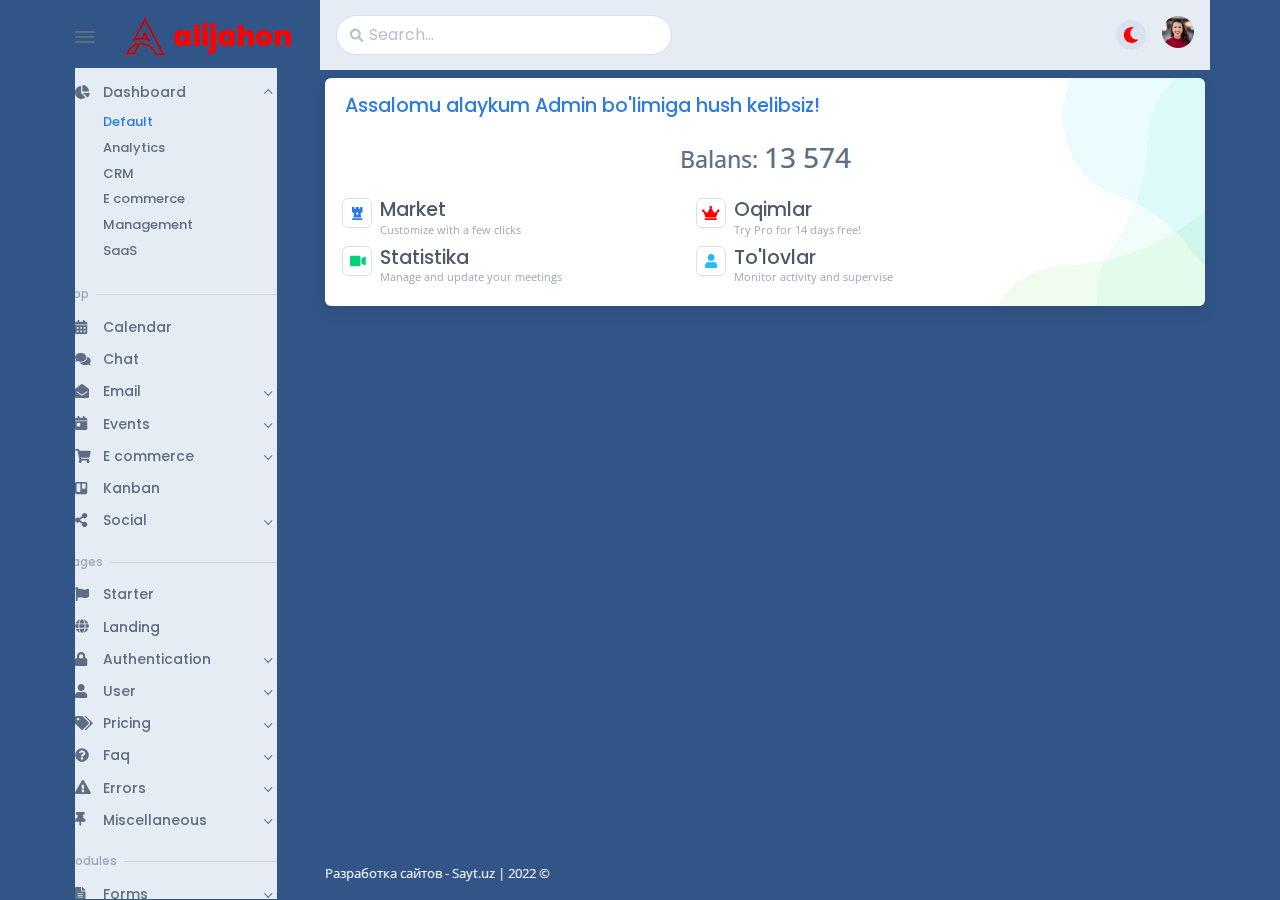
<file: html template/new design/admin_page.html>
<!DOCTYPE html>
<html lang="en-US" dir="ltr">

  <head>
    <meta charset="utf-8">
    <meta http-equiv="X-UA-Compatible" content="IE=edge">
    <meta name="viewport" content="width=device-width, initial-scale=1">


    <!-- ===============================================-->
    <!--    Document Title-->
    <!-- ===============================================-->
    <title>Alijahon.uz</title>


    <!-- ===============================================-->
    <!--    Favicons-->
    <!-- ===============================================-->
    <link rel="apple-touch-icon" sizes="180x180" href="assets/img/favicons/apple-touch-icon.png">
    <link rel="icon" type="image/png" sizes="32x32" href="assets/img/favicons/favicon-32x32.png">
    <link rel="icon" type="image/png" sizes="16x16" href="assets/img/favicons/favicon-16x16.png">
    <link rel="shortcut icon" type="image/x-icon" href="assets/img/favicons/favicon.ico">
    <link rel="manifest" href="assets/img/favicons/manifest.json">
    <meta name="msapplication-TileImage" content="assets/img/favicons/mstile-150x150.png">
    <meta name="theme-color" content="#ffffff">
    <script src="assets/js/config.js"></script>
    <script src="vendors/overlayscrollbars/OverlayScrollbars.min.js"></script>


    <!-- ===============================================-->
    <!--    Stylesheets-->
    <!-- ===============================================-->
    <link rel="preconnect" href="https://fonts.gstatic.com">
    <link href="https://fonts.googleapis.com/css?family=Open+Sans:300,400,500,600,700%7cPoppins:300,400,500,600,700,800,900&amp;display=swap" rel="stylesheet">
    <link href="vendors/overlayscrollbars/OverlayScrollbars.min.css" rel="stylesheet">
    <link href="assets/css/theme-rtl.min.css" rel="stylesheet" id="style-rtl">
    <link href="assets/css/theme.min.css" rel="stylesheet" id="style-default">
    <link href="assets/css/user-rtl.min.css" rel="stylesheet" id="user-style-rtl">
    <link href="assets/css/user.min.css" rel="stylesheet" id="user-style-default">
    <link href="assets/css/style.css" rel="stylesheet">

    <script>
      var isRTL = JSON.parse(localStorage.getItem('isRTL'));
      if (isRTL) {
        var linkDefault = document.getElementById('style-default');
        var userLinkDefault = document.getElementById('user-style-default');
        linkDefault.setAttribute('disabled', true);
        userLinkDefault.setAttribute('disabled', true);
        document.querySelector('html').setAttribute('dir', 'rtl');
      } else {
        var linkRTL = document.getElementById('style-rtl');
        var userLinkRTL = document.getElementById('user-style-rtl');
        linkRTL.setAttribute('disabled', true);
        userLinkRTL.setAttribute('disabled', true);
      }
    </script>
  </head>


  <body>

    <!-- ===============================================-->
    <!--    Main Content-->
    <!-- ===============================================-->
    <main class="main" id="top">
      <div class="container" data-layout="container">
        <script>
          var isFluid = JSON.parse(localStorage.getItem('isFluid'));
          if (isFluid) {
            var container = document.querySelector('[data-layout]');
            container.classList.remove('container');
            container.classList.add('container-fluid');
          }
        </script>
        <nav class="navbar navbar-light navbar-vertical navbar-expand-xl">
          <script>
            var navbarStyle = localStorage.getItem("navbarStyle");
            if (navbarStyle && navbarStyle !== 'transparent') {
              document.querySelector('.navbar-vertical').classList.add(`navbar-${navbarStyle}`);
            }
          </script>
          <div class="d-flex align-items-center">
            <div class="toggle-icon-wrapper">

              <button class="btn navbar-toggler-humburger-icon navbar-vertical-toggle" data-bs-toggle="tooltip" data-bs-placement="left" title="Toggle Navigation"><span class="navbar-toggle-icon"><span class="toggle-line"></span></span></button>

            </div><a class="navbar-brand" href="index.html">
              <div class="d-flex align-items-center py-3"><img class="me-2" src="assets/img/icons/spot-illustrations/falcon.png" alt="" width="40" /><span class="font-sans-serif">alijahon</span>
              </div>
            </a>
          </div>
          <div class="collapse navbar-collapse" id="navbarVerticalCollapse">
            <div class="navbar-vertical-content scrollbar">
              <ul class="navbar-nav flex-column mb-3" id="navbarVerticalNav">
                <li class="nav-item">
                  <!-- parent pages--><a class="nav-link dropdown-indicator" href="#dashboard" role="button" data-bs-toggle="collapse" aria-expanded="true" aria-controls="dashboard">
                    <div class="d-flex align-items-center"><span class="nav-link-icon"><span class="fas fa-chart-pie"></span></span><span class="nav-link-text ps-1">Dashboard</span>
                    </div>
                  </a>
                  <ul class="nav collapse show" id="dashboard">
                    <li class="nav-item"><a class="nav-link active" href="index.html" aria-expanded="false">
                        <div class="d-flex align-items-center"><span class="nav-link-text ps-1">Default</span>
                        </div>
                      </a>
                      <!-- more inner pages-->
                    </li>
                    <li class="nav-item"><a class="nav-link" href="dashboard/analytics.html" aria-expanded="false">
                        <div class="d-flex align-items-center"><span class="nav-link-text ps-1">Analytics</span>
                        </div>
                      </a>
                      <!-- more inner pages-->
                    </li>
                    <li class="nav-item"><a class="nav-link" href="dashboard/crm.html" aria-expanded="false">
                        <div class="d-flex align-items-center"><span class="nav-link-text ps-1">CRM</span>
                        </div>
                      </a>
                      <!-- more inner pages-->
                    </li>
                    <li class="nav-item"><a class="nav-link" href="dashboard/e-commerce.html" aria-expanded="false">
                        <div class="d-flex align-items-center"><span class="nav-link-text ps-1">E commerce</span>
                        </div>
                      </a>
                      <!-- more inner pages-->
                    </li>
                    <li class="nav-item"><a class="nav-link" href="dashboard/project-management.html" aria-expanded="false">
                        <div class="d-flex align-items-center"><span class="nav-link-text ps-1">Management</span>
                        </div>
                      </a>
                      <!-- more inner pages-->
                    </li>
                    <li class="nav-item"><a class="nav-link" href="dashboard/saas.html" aria-expanded="false">
                        <div class="d-flex align-items-center"><span class="nav-link-text ps-1">SaaS</span>
                        </div>
                      </a>
                      <!-- more inner pages-->
                    </li>
                  </ul>
                </li>
                <li class="nav-item">
                  <!-- label-->
                  <div class="row navbar-vertical-label-wrapper mt-3 mb-2">
                    <div class="col-auto navbar-vertical-label">App
                    </div>
                    <div class="col ps-0">
                      <hr class="mb-0 navbar-vertical-divider" />
                    </div>
                  </div>
                  <!-- parent pages--><a class="nav-link" href="app/calendar.html" role="button" aria-expanded="false">
                    <div class="d-flex align-items-center"><span class="nav-link-icon"><span class="fas fa-calendar-alt"></span></span><span class="nav-link-text ps-1">Calendar</span>
                    </div>
                  </a>
                  <!-- parent pages--><a class="nav-link" href="app/chat.html" role="button" aria-expanded="false">
                    <div class="d-flex align-items-center"><span class="nav-link-icon"><span class="fas fa-comments"></span></span><span class="nav-link-text ps-1">Chat</span>
                    </div>
                  </a>
                  <!-- parent pages--><a class="nav-link dropdown-indicator" href="#email" role="button" data-bs-toggle="collapse" aria-expanded="false" aria-controls="email">
                    <div class="d-flex align-items-center"><span class="nav-link-icon"><span class="fas fa-envelope-open"></span></span><span class="nav-link-text ps-1">Email</span>
                    </div>
                  </a>
                  <ul class="nav collapse false" id="email">
                    <li class="nav-item"><a class="nav-link" href="app/email/inbox.html" aria-expanded="false">
                        <div class="d-flex align-items-center"><span class="nav-link-text ps-1">Inbox</span>
                        </div>
                      </a>
                      <!-- more inner pages-->
                    </li>
                    <li class="nav-item"><a class="nav-link" href="app/email/email-detail.html" aria-expanded="false">
                        <div class="d-flex align-items-center"><span class="nav-link-text ps-1">Email detail</span>
                        </div>
                      </a>
                      <!-- more inner pages-->
                    </li>
                    <li class="nav-item"><a class="nav-link" href="app/email/compose.html" aria-expanded="false">
                        <div class="d-flex align-items-center"><span class="nav-link-text ps-1">Compose</span>
                        </div>
                      </a>
                      <!-- more inner pages-->
                    </li>
                  </ul>
                  <!-- parent pages--><a class="nav-link dropdown-indicator" href="#events" role="button" data-bs-toggle="collapse" aria-expanded="false" aria-controls="events">
                    <div class="d-flex align-items-center"><span class="nav-link-icon"><span class="fas fa-calendar-day"></span></span><span class="nav-link-text ps-1">Events</span>
                    </div>
                  </a>
                  <ul class="nav collapse false" id="events">
                    <li class="nav-item"><a class="nav-link" href="app/events/create-an-event.html" aria-expanded="false">
                        <div class="d-flex align-items-center"><span class="nav-link-text ps-1">Create an event</span>
                        </div>
                      </a>
                      <!-- more inner pages-->
                    </li>
                    <li class="nav-item"><a class="nav-link" href="app/events/event-detail.html" aria-expanded="false">
                        <div class="d-flex align-items-center"><span class="nav-link-text ps-1">Event detail</span>
                        </div>
                      </a>
                      <!-- more inner pages-->
                    </li>
                    <li class="nav-item"><a class="nav-link" href="app/events/event-list.html" aria-expanded="false">
                        <div class="d-flex align-items-center"><span class="nav-link-text ps-1">Event list</span>
                        </div>
                      </a>
                      <!-- more inner pages-->
                    </li>
                  </ul>
                  <!-- parent pages--><a class="nav-link dropdown-indicator" href="#e-commerce" role="button" data-bs-toggle="collapse" aria-expanded="false" aria-controls="e-commerce">
                    <div class="d-flex align-items-center"><span class="nav-link-icon"><span class="fas fa-shopping-cart"></span></span><span class="nav-link-text ps-1">E commerce</span>
                    </div>
                  </a>
                  <ul class="nav collapse false" id="e-commerce">
                    <li class="nav-item"><a class="nav-link dropdown-indicator" href="#product" data-bs-toggle="collapse" aria-expanded="false" aria-controls="e-commerce">
                        <div class="d-flex align-items-center"><span class="nav-link-text ps-1">Product</span>
                        </div>
                      </a>
                      <!-- more inner pages-->
                      <ul class="nav collapse false" id="product">
                        <li class="nav-item"><a class="nav-link" href="app/e-commerce/product/product-list.html" aria-expanded="false">
                            <div class="d-flex align-items-center"><span class="nav-link-text ps-1">Product list</span>
                            </div>
                          </a>
                          <!-- more inner pages-->
                        </li>
                        <li class="nav-item"><a class="nav-link" href="app/e-commerce/product/product-grid.html" aria-expanded="false">
                            <div class="d-flex align-items-center"><span class="nav-link-text ps-1">Product grid</span>
                            </div>
                          </a>
                          <!-- more inner pages-->
                        </li>
                        <li class="nav-item"><a class="nav-link" href="app/e-commerce/product/product-details.html" aria-expanded="false">
                            <div class="d-flex align-items-center"><span class="nav-link-text ps-1">Product details</span>
                            </div>
                          </a>
                          <!-- more inner pages-->
                        </li>
                      </ul>
                    </li>
                    <li class="nav-item"><a class="nav-link dropdown-indicator" href="#orders" data-bs-toggle="collapse" aria-expanded="false" aria-controls="e-commerce">
                        <div class="d-flex align-items-center"><span class="nav-link-text ps-1">Orders</span>
                        </div>
                      </a>
                      <!-- more inner pages-->
                      <ul class="nav collapse false" id="orders">
                        <li class="nav-item"><a class="nav-link" href="app/e-commerce/orders/order-list.html" aria-expanded="false">
                            <div class="d-flex align-items-center"><span class="nav-link-text ps-1">Order list</span>
                            </div>
                          </a>
                          <!-- more inner pages-->
                        </li>
                        <li class="nav-item"><a class="nav-link" href="app/e-commerce/orders/order-details.html" aria-expanded="false">
                            <div class="d-flex align-items-center"><span class="nav-link-text ps-1">Order details</span>
                            </div>
                          </a>
                          <!-- more inner pages-->
                        </li>
                      </ul>
                    </li>
                    <li class="nav-item"><a class="nav-link" href="app/e-commerce/customers.html" aria-expanded="false">
                        <div class="d-flex align-items-center"><span class="nav-link-text ps-1">Customers</span>
                        </div>
                      </a>
                      <!-- more inner pages-->
                    </li>
                    <li class="nav-item"><a class="nav-link" href="app/e-commerce/customer-details.html" aria-expanded="false">
                        <div class="d-flex align-items-center"><span class="nav-link-text ps-1">Customer details</span>
                        </div>
                      </a>
                      <!-- more inner pages-->
                    </li>
                    <li class="nav-item"><a class="nav-link" href="app/e-commerce/shopping-cart.html" aria-expanded="false">
                        <div class="d-flex align-items-center"><span class="nav-link-text ps-1">Shopping cart</span>
                        </div>
                      </a>
                      <!-- more inner pages-->
                    </li>
                    <li class="nav-item"><a class="nav-link" href="app/e-commerce/checkout.html" aria-expanded="false">
                        <div class="d-flex align-items-center"><span class="nav-link-text ps-1">Checkout</span>
                        </div>
                      </a>
                      <!-- more inner pages-->
                    </li>
                    <li class="nav-item"><a class="nav-link" href="app/e-commerce/billing.html" aria-expanded="false">
                        <div class="d-flex align-items-center"><span class="nav-link-text ps-1">Billing</span>
                        </div>
                      </a>
                      <!-- more inner pages-->
                    </li>
                    <li class="nav-item"><a class="nav-link" href="app/e-commerce/invoice.html" aria-expanded="false">
                        <div class="d-flex align-items-center"><span class="nav-link-text ps-1">Invoice</span>
                        </div>
                      </a>
                      <!-- more inner pages-->
                    </li>
                  </ul>
                  <!-- parent pages--><a class="nav-link" href="app/kanban.html" role="button" aria-expanded="false">
                    <div class="d-flex align-items-center"><span class="nav-link-icon"><span class="fab fa-trello"></span></span><span class="nav-link-text ps-1">Kanban</span>
                    </div>
                  </a>
                  <!-- parent pages--><a class="nav-link dropdown-indicator" href="#social" role="button" data-bs-toggle="collapse" aria-expanded="false" aria-controls="social">
                    <div class="d-flex align-items-center"><span class="nav-link-icon"><span class="fas fa-share-alt"></span></span><span class="nav-link-text ps-1">Social</span>
                    </div>
                  </a>
                  <ul class="nav collapse false" id="social">
                    <li class="nav-item"><a class="nav-link" href="app/social/feed.html" aria-expanded="false">
                        <div class="d-flex align-items-center"><span class="nav-link-text ps-1">Feed</span>
                        </div>
                      </a>
                      <!-- more inner pages-->
                    </li>
                    <li class="nav-item"><a class="nav-link" href="app/social/activity-log.html" aria-expanded="false">
                        <div class="d-flex align-items-center"><span class="nav-link-text ps-1">Activity log</span>
                        </div>
                      </a>
                      <!-- more inner pages-->
                    </li>
                    <li class="nav-item"><a class="nav-link" href="app/social/notifications.html" aria-expanded="false">
                        <div class="d-flex align-items-center"><span class="nav-link-text ps-1">Notifications</span>
                        </div>
                      </a>
                      <!-- more inner pages-->
                    </li>
                    <li class="nav-item"><a class="nav-link" href="app/social/followers.html" aria-expanded="false">
                        <div class="d-flex align-items-center"><span class="nav-link-text ps-1">Followers</span>
                        </div>
                      </a>
                      <!-- more inner pages-->
                    </li>
                  </ul>
                </li>
                <li class="nav-item">
                  <!-- label-->
                  <div class="row navbar-vertical-label-wrapper mt-3 mb-2">
                    <div class="col-auto navbar-vertical-label">Pages
                    </div>
                    <div class="col ps-0">
                      <hr class="mb-0 navbar-vertical-divider" />
                    </div>
                  </div>
                  <!-- parent pages--><a class="nav-link" href="pages/starter.html" role="button" aria-expanded="false">
                    <div class="d-flex align-items-center"><span class="nav-link-icon"><span class="fas fa-flag"></span></span><span class="nav-link-text ps-1">Starter</span>
                    </div>
                  </a>
                  <!-- parent pages--><a class="nav-link" href="pages/landing.html" role="button" aria-expanded="false">
                    <div class="d-flex align-items-center"><span class="nav-link-icon"><span class="fas fa-globe"></span></span><span class="nav-link-text ps-1">Landing</span>
                    </div>
                  </a>
                  <!-- parent pages--><a class="nav-link dropdown-indicator" href="#authentication" role="button" data-bs-toggle="collapse" aria-expanded="false" aria-controls="authentication">
                    <div class="d-flex align-items-center"><span class="nav-link-icon"><span class="fas fa-lock"></span></span><span class="nav-link-text ps-1">Authentication</span>
                    </div>
                  </a>
                  <ul class="nav collapse false" id="authentication">
                    <li class="nav-item"><a class="nav-link dropdown-indicator" href="#simple" data-bs-toggle="collapse" aria-expanded="false" aria-controls="authentication">
                        <div class="d-flex align-items-center"><span class="nav-link-text ps-1">Simple</span>
                        </div>
                      </a>
                      <!-- more inner pages-->
                      <ul class="nav collapse false" id="simple">
                        <li class="nav-item"><a class="nav-link" href="pages/authentication/simple/login.html" aria-expanded="false">
                            <div class="d-flex align-items-center"><span class="nav-link-text ps-1">Login</span>
                            </div>
                          </a>
                          <!-- more inner pages-->
                        </li>
                        <li class="nav-item"><a class="nav-link" href="pages/authentication/simple/logout.html" aria-expanded="false">
                            <div class="d-flex align-items-center"><span class="nav-link-text ps-1">Logout</span>
                            </div>
                          </a>
                          <!-- more inner pages-->
                        </li>
                        <li class="nav-item"><a class="nav-link" href="pages/authentication/simple/register.html" aria-expanded="false">
                            <div class="d-flex align-items-center"><span class="nav-link-text ps-1">Register</span>
                            </div>
                          </a>
                          <!-- more inner pages-->
                        </li>
                        <li class="nav-item"><a class="nav-link" href="pages/authentication/simple/forgot-password.html" aria-expanded="false">
                            <div class="d-flex align-items-center"><span class="nav-link-text ps-1">Forgot password</span>
                            </div>
                          </a>
                          <!-- more inner pages-->
                        </li>
                        <li class="nav-item"><a class="nav-link" href="pages/authentication/simple/confirm-mail.html" aria-expanded="false">
                            <div class="d-flex align-items-center"><span class="nav-link-text ps-1">Confirm mail</span>
                            </div>
                          </a>
                          <!-- more inner pages-->
                        </li>
                        <li class="nav-item"><a class="nav-link" href="pages/authentication/simple/reset-password.html" aria-expanded="false">
                            <div class="d-flex align-items-center"><span class="nav-link-text ps-1">Reset password</span>
                            </div>
                          </a>
                          <!-- more inner pages-->
                        </li>
                        <li class="nav-item"><a class="nav-link" href="pages/authentication/simple/lock-screen.html" aria-expanded="false">
                            <div class="d-flex align-items-center"><span class="nav-link-text ps-1">Lock screen</span>
                            </div>
                          </a>
                          <!-- more inner pages-->
                        </li>
                      </ul>
                    </li>
                    <li class="nav-item"><a class="nav-link dropdown-indicator" href="#card" data-bs-toggle="collapse" aria-expanded="false" aria-controls="authentication">
                        <div class="d-flex align-items-center"><span class="nav-link-text ps-1">Card</span>
                        </div>
                      </a>
                      <!-- more inner pages-->
                      <ul class="nav collapse false" id="card">
                        <li class="nav-item"><a class="nav-link" href="pages/authentication/card/login.html" aria-expanded="false">
                            <div class="d-flex align-items-center"><span class="nav-link-text ps-1">Login</span>
                            </div>
                          </a>
                          <!-- more inner pages-->
                        </li>
                        <li class="nav-item"><a class="nav-link" href="pages/authentication/card/logout.html" aria-expanded="false">
                            <div class="d-flex align-items-center"><span class="nav-link-text ps-1">Logout</span>
                            </div>
                          </a>
                          <!-- more inner pages-->
                        </li>
                        <li class="nav-item"><a class="nav-link" href="pages/authentication/card/register.html" aria-expanded="false">
                            <div class="d-flex align-items-center"><span class="nav-link-text ps-1">Register</span>
                            </div>
                          </a>
                          <!-- more inner pages-->
                        </li>
                        <li class="nav-item"><a class="nav-link" href="pages/authentication/card/forgot-password.html" aria-expanded="false">
                            <div class="d-flex align-items-center"><span class="nav-link-text ps-1">Forgot password</span>
                            </div>
                          </a>
                          <!-- more inner pages-->
                        </li>
                        <li class="nav-item"><a class="nav-link" href="pages/authentication/card/confirm-mail.html" aria-expanded="false">
                            <div class="d-flex align-items-center"><span class="nav-link-text ps-1">Confirm mail</span>
                            </div>
                          </a>
                          <!-- more inner pages-->
                        </li>
                        <li class="nav-item"><a class="nav-link" href="pages/authentication/card/reset-password.html" aria-expanded="false">
                            <div class="d-flex align-items-center"><span class="nav-link-text ps-1">Reset password</span>
                            </div>
                          </a>
                          <!-- more inner pages-->
                        </li>
                        <li class="nav-item"><a class="nav-link" href="pages/authentication/card/lock-screen.html" aria-expanded="false">
                            <div class="d-flex align-items-center"><span class="nav-link-text ps-1">Lock screen</span>
                            </div>
                          </a>
                          <!-- more inner pages-->
                        </li>
                      </ul>
                    </li>
                    <li class="nav-item"><a class="nav-link dropdown-indicator" href="#split" data-bs-toggle="collapse" aria-expanded="false" aria-controls="authentication">
                        <div class="d-flex align-items-center"><span class="nav-link-text ps-1">Split</span>
                        </div>
                      </a>
                      <!-- more inner pages-->
                      <ul class="nav collapse false" id="split">
                        <li class="nav-item"><a class="nav-link" href="pages/authentication/split/login.html" aria-expanded="false">
                            <div class="d-flex align-items-center"><span class="nav-link-text ps-1">Login</span>
                            </div>
                          </a>
                          <!-- more inner pages-->
                        </li>
                        <li class="nav-item"><a class="nav-link" href="pages/authentication/split/logout.html" aria-expanded="false">
                            <div class="d-flex align-items-center"><span class="nav-link-text ps-1">Logout</span>
                            </div>
                          </a>
                          <!-- more inner pages-->
                        </li>
                        <li class="nav-item"><a class="nav-link" href="pages/authentication/split/register.html" aria-expanded="false">
                            <div class="d-flex align-items-center"><span class="nav-link-text ps-1">Register</span>
                            </div>
                          </a>
                          <!-- more inner pages-->
                        </li>
                        <li class="nav-item"><a class="nav-link" href="pages/authentication/split/forgot-password.html" aria-expanded="false">
                            <div class="d-flex align-items-center"><span class="nav-link-text ps-1">Forgot password</span>
                            </div>
                          </a>
                          <!-- more inner pages-->
                        </li>
                        <li class="nav-item"><a class="nav-link" href="pages/authentication/split/confirm-mail.html" aria-expanded="false">
                            <div class="d-flex align-items-center"><span class="nav-link-text ps-1">Confirm mail</span>
                            </div>
                          </a>
                          <!-- more inner pages-->
                        </li>
                        <li class="nav-item"><a class="nav-link" href="pages/authentication/split/reset-password.html" aria-expanded="false">
                            <div class="d-flex align-items-center"><span class="nav-link-text ps-1">Reset password</span>
                            </div>
                          </a>
                          <!-- more inner pages-->
                        </li>
                        <li class="nav-item"><a class="nav-link" href="pages/authentication/split/lock-screen.html" aria-expanded="false">
                            <div class="d-flex align-items-center"><span class="nav-link-text ps-1">Lock screen</span>
                            </div>
                          </a>
                          <!-- more inner pages-->
                        </li>
                      </ul>
                    </li>
                    <li class="nav-item"><a class="nav-link" href="pages/authentication/wizard.html" aria-expanded="false">
                        <div class="d-flex align-items-center"><span class="nav-link-text ps-1">Wizard</span>
                        </div>
                      </a>
                      <!-- more inner pages-->
                    </li>
                    <li class="nav-item"><a class="nav-link" href="#authentication-modal" data-bs-toggle="modal" aria-expanded="false">
                        <div class="d-flex align-items-center"><span class="nav-link-text ps-1">Modal</span>
                        </div>
                      </a>
                      <!-- more inner pages-->
                    </li>
                  </ul>
                  <!-- parent pages--><a class="nav-link dropdown-indicator" href="#user" role="button" data-bs-toggle="collapse" aria-expanded="false" aria-controls="user">
                    <div class="d-flex align-items-center"><span class="nav-link-icon"><span class="fas fa-user"></span></span><span class="nav-link-text ps-1">User</span>
                    </div>
                  </a>
                  <ul class="nav collapse false" id="user">
                    <li class="nav-item"><a class="nav-link" href="pages/user/profile.html" aria-expanded="false">
                        <div class="d-flex align-items-center"><span class="nav-link-text ps-1">Profile</span>
                        </div>
                      </a>
                      <!-- more inner pages-->
                    </li>
                    <li class="nav-item"><a class="nav-link" href="pages/user/settings.html" aria-expanded="false">
                        <div class="d-flex align-items-center"><span class="nav-link-text ps-1">Settings</span>
                        </div>
                      </a>
                      <!-- more inner pages-->
                    </li>
                  </ul>
                  <!-- parent pages--><a class="nav-link dropdown-indicator" href="#pricing" role="button" data-bs-toggle="collapse" aria-expanded="false" aria-controls="pricing">
                    <div class="d-flex align-items-center"><span class="nav-link-icon"><span class="fas fa-tags"></span></span><span class="nav-link-text ps-1">Pricing</span>
                    </div>
                  </a>
                  <ul class="nav collapse false" id="pricing">
                    <li class="nav-item"><a class="nav-link" href="pages/pricing/pricing-default.html" aria-expanded="false">
                        <div class="d-flex align-items-center"><span class="nav-link-text ps-1">Pricing default</span>
                        </div>
                      </a>
                      <!-- more inner pages-->
                    </li>
                    <li class="nav-item"><a class="nav-link" href="pages/pricing/pricing-alt.html" aria-expanded="false">
                        <div class="d-flex align-items-center"><span class="nav-link-text ps-1">Pricing alt</span>
                        </div>
                      </a>
                      <!-- more inner pages-->
                    </li>
                  </ul>
                  <!-- parent pages--><a class="nav-link dropdown-indicator" href="#faq" role="button" data-bs-toggle="collapse" aria-expanded="false" aria-controls="faq">
                    <div class="d-flex align-items-center"><span class="nav-link-icon"><span class="fas fa-question-circle"></span></span><span class="nav-link-text ps-1">Faq</span>
                    </div>
                  </a>
                  <ul class="nav collapse false" id="faq">
                    <li class="nav-item"><a class="nav-link" href="pages/faq/faq-basic.html" aria-expanded="false">
                        <div class="d-flex align-items-center"><span class="nav-link-text ps-1">Faq basic</span>
                        </div>
                      </a>
                      <!-- more inner pages-->
                    </li>
                    <li class="nav-item"><a class="nav-link" href="pages/faq/faq-alt.html" aria-expanded="false">
                        <div class="d-flex align-items-center"><span class="nav-link-text ps-1">Faq alt</span>
                        </div>
                      </a>
                      <!-- more inner pages-->
                    </li>
                    <li class="nav-item"><a class="nav-link" href="pages/faq/faq-accordion.html" aria-expanded="false">
                        <div class="d-flex align-items-center"><span class="nav-link-text ps-1">Faq accordion</span>
                        </div>
                      </a>
                      <!-- more inner pages-->
                    </li>
                  </ul>
                  <!-- parent pages--><a class="nav-link dropdown-indicator" href="#errors" role="button" data-bs-toggle="collapse" aria-expanded="false" aria-controls="errors">
                    <div class="d-flex align-items-center"><span class="nav-link-icon"><span class="fas fa-exclamation-triangle"></span></span><span class="nav-link-text ps-1">Errors</span>
                    </div>
                  </a>
                  <ul class="nav collapse false" id="errors">
                    <li class="nav-item"><a class="nav-link" href="pages/errors/404.html" aria-expanded="false">
                        <div class="d-flex align-items-center"><span class="nav-link-text ps-1">404</span>
                        </div>
                      </a>
                      <!-- more inner pages-->
                    </li>
                    <li class="nav-item"><a class="nav-link" href="pages/errors/500.html" aria-expanded="false">
                        <div class="d-flex align-items-center"><span class="nav-link-text ps-1">500</span>
                        </div>
                      </a>
                      <!-- more inner pages-->
                    </li>
                  </ul>
                  <!-- parent pages--><a class="nav-link dropdown-indicator" href="#miscellaneous" role="button" data-bs-toggle="collapse" aria-expanded="false" aria-controls="miscellaneous">
                    <div class="d-flex align-items-center"><span class="nav-link-icon"><span class="fas fa-thumbtack"></span></span><span class="nav-link-text ps-1">Miscellaneous</span>
                    </div>
                  </a>
                  <ul class="nav collapse false" id="miscellaneous">
                    <li class="nav-item"><a class="nav-link" href="pages/miscellaneous/associations.html" aria-expanded="false">
                        <div class="d-flex align-items-center"><span class="nav-link-text ps-1">Associations</span>
                        </div>
                      </a>
                      <!-- more inner pages-->
                    </li>
                    <li class="nav-item"><a class="nav-link" href="pages/miscellaneous/invite-people.html" aria-expanded="false">
                        <div class="d-flex align-items-center"><span class="nav-link-text ps-1">Invite people</span>
                        </div>
                      </a>
                      <!-- more inner pages-->
                    </li>
                    <li class="nav-item"><a class="nav-link" href="pages/miscellaneous/privacy-policy.html" aria-expanded="false">
                        <div class="d-flex align-items-center"><span class="nav-link-text ps-1">Privacy policy</span>
                        </div>
                      </a>
                      <!-- more inner pages-->
                    </li>
                  </ul>
                </li>
                <li class="nav-item">
                  <!-- label-->
                  <div class="row navbar-vertical-label-wrapper mt-3 mb-2">
                    <div class="col-auto navbar-vertical-label">Modules
                    </div>
                    <div class="col ps-0">
                      <hr class="mb-0 navbar-vertical-divider" />
                    </div>
                  </div>
                  <!-- parent pages--><a class="nav-link dropdown-indicator" href="#forms" role="button" data-bs-toggle="collapse" aria-expanded="false" aria-controls="forms">
                    <div class="d-flex align-items-center"><span class="nav-link-icon"><span class="fas fa-file-alt"></span></span><span class="nav-link-text ps-1">Forms</span>
                    </div>
                  </a>
                  <ul class="nav collapse false" id="forms">
                    <li class="nav-item"><a class="nav-link dropdown-indicator" href="#basic" data-bs-toggle="collapse" aria-expanded="false" aria-controls="forms">
                        <div class="d-flex align-items-center"><span class="nav-link-text ps-1">Basic</span>
                        </div>
                      </a>
                      <!-- more inner pages-->
                      <ul class="nav collapse false" id="basic">
                        <li class="nav-item"><a class="nav-link" href="modules/forms/basic/form-control.html" aria-expanded="false">
                            <div class="d-flex align-items-center"><span class="nav-link-text ps-1">Form control</span>
                            </div>
                          </a>
                          <!-- more inner pages-->
                        </li>
                        <li class="nav-item"><a class="nav-link" href="modules/forms/basic/input-group.html" aria-expanded="false">
                            <div class="d-flex align-items-center"><span class="nav-link-text ps-1">Input group</span>
                            </div>
                          </a>
                          <!-- more inner pages-->
                        </li>
                        <li class="nav-item"><a class="nav-link" href="modules/forms/basic/select.html" aria-expanded="false">
                            <div class="d-flex align-items-center"><span class="nav-link-text ps-1">Select</span>
                            </div>
                          </a>
                          <!-- more inner pages-->
                        </li>
                        <li class="nav-item"><a class="nav-link" href="modules/forms/basic/checks.html" aria-expanded="false">
                            <div class="d-flex align-items-center"><span class="nav-link-text ps-1">Checks</span>
                            </div>
                          </a>
                          <!-- more inner pages-->
                        </li>
                        <li class="nav-item"><a class="nav-link" href="modules/forms/basic/range.html" aria-expanded="false">
                            <div class="d-flex align-items-center"><span class="nav-link-text ps-1">Range</span>
                            </div>
                          </a>
                          <!-- more inner pages-->
                        </li>
                        <li class="nav-item"><a class="nav-link" href="modules/forms/basic/layout.html" aria-expanded="false">
                            <div class="d-flex align-items-center"><span class="nav-link-text ps-1">Layout</span>
                            </div>
                          </a>
                          <!-- more inner pages-->
                        </li>
                      </ul>
                    </li>
                    <li class="nav-item"><a class="nav-link dropdown-indicator" href="#advance" data-bs-toggle="collapse" aria-expanded="false" aria-controls="forms">
                        <div class="d-flex align-items-center"><span class="nav-link-text ps-1">Advance</span>
                        </div>
                      </a>
                      <!-- more inner pages-->
                      <ul class="nav collapse false" id="advance">
                        <li class="nav-item"><a class="nav-link" href="modules/forms/advance/advance-select.html" aria-expanded="false">
                            <div class="d-flex align-items-center"><span class="nav-link-text ps-1">Advance select</span>
                            </div>
                          </a>
                          <!-- more inner pages-->
                        </li>
                        <li class="nav-item"><a class="nav-link" href="modules/forms/advance/date-picker.html" aria-expanded="false">
                            <div class="d-flex align-items-center"><span class="nav-link-text ps-1">Date picker</span>
                            </div>
                          </a>
                          <!-- more inner pages-->
                        </li>
                        <li class="nav-item"><a class="nav-link" href="modules/forms/advance/editor.html" aria-expanded="false">
                            <div class="d-flex align-items-center"><span class="nav-link-text ps-1">Editor</span>
                            </div>
                          </a>
                          <!-- more inner pages-->
                        </li>
                        <li class="nav-item"><a class="nav-link" href="modules/forms/advance/emoji-button.html" aria-expanded="false">
                            <div class="d-flex align-items-center"><span class="nav-link-text ps-1">Emoji button</span>
                            </div>
                          </a>
                          <!-- more inner pages-->
                        </li>
                        <li class="nav-item"><a class="nav-link" href="modules/forms/advance/file-uploader.html" aria-expanded="false">
                            <div class="d-flex align-items-center"><span class="nav-link-text ps-1">File uploader</span>
                            </div>
                          </a>
                          <!-- more inner pages-->
                        </li>
                        <li class="nav-item"><a class="nav-link" href="modules/forms/advance/rating.html" aria-expanded="false">
                            <div class="d-flex align-items-center"><span class="nav-link-text ps-1">Rating</span>
                            </div>
                          </a>
                          <!-- more inner pages-->
                        </li>
                      </ul>
                    </li>
                    <li class="nav-item"><a class="nav-link" href="modules/forms/floating-labels.html" aria-expanded="false">
                        <div class="d-flex align-items-center"><span class="nav-link-text ps-1">Floating labels</span>
                        </div>
                      </a>
                      <!-- more inner pages-->
                    </li>
                    <li class="nav-item"><a class="nav-link" href="modules/forms/wizard.html" aria-expanded="false">
                        <div class="d-flex align-items-center"><span class="nav-link-text ps-1">Wizard</span>
                        </div>
                      </a>
                      <!-- more inner pages-->
                    </li>
                    <li class="nav-item"><a class="nav-link" href="modules/forms/validation.html" aria-expanded="false">
                        <div class="d-flex align-items-center"><span class="nav-link-text ps-1">Validation</span>
                        </div>
                      </a>
                      <!-- more inner pages-->
                    </li>
                  </ul>
                  <!-- parent pages--><a class="nav-link dropdown-indicator" href="#tables" role="button" data-bs-toggle="collapse" aria-expanded="false" aria-controls="tables">
                    <div class="d-flex align-items-center"><span class="nav-link-icon"><span class="fas fa-table"></span></span><span class="nav-link-text ps-1">Tables</span>
                    </div>
                  </a>
                  <ul class="nav collapse false" id="tables">
                    <li class="nav-item"><a class="nav-link" href="modules/tables/basic-tables.html" aria-expanded="false">
                        <div class="d-flex align-items-center"><span class="nav-link-text ps-1">Basic tables</span>
                        </div>
                      </a>
                      <!-- more inner pages-->
                    </li>
                    <li class="nav-item"><a class="nav-link" href="modules/tables/advance-tables.html" aria-expanded="false">
                        <div class="d-flex align-items-center"><span class="nav-link-text ps-1">Advance tables</span>
                        </div>
                      </a>
                      <!-- more inner pages-->
                    </li>
                    <li class="nav-item"><a class="nav-link" href="modules/tables/bulk-select.html" aria-expanded="false">
                        <div class="d-flex align-items-center"><span class="nav-link-text ps-1">Bulk select</span>
                        </div>
                      </a>
                      <!-- more inner pages-->
                    </li>
                  </ul>
                  <!-- parent pages--><a class="nav-link dropdown-indicator" href="#charts" role="button" data-bs-toggle="collapse" aria-expanded="false" aria-controls="charts">
                    <div class="d-flex align-items-center"><span class="nav-link-icon"><span class="fas fa-chart-line"></span></span><span class="nav-link-text ps-1">Charts</span>
                    </div>
                  </a>
                  <ul class="nav collapse false" id="charts">
                    <li class="nav-item"><a class="nav-link" href="modules/charts/chartjs.html" aria-expanded="false">
                        <div class="d-flex align-items-center"><span class="nav-link-text ps-1">Chartjs</span>
                        </div>
                      </a>
                      <!-- more inner pages-->
                    </li>
                    <li class="nav-item"><a class="nav-link dropdown-indicator" href="#eCharts" data-bs-toggle="collapse" aria-expanded="false" aria-controls="charts">
                        <div class="d-flex align-items-center"><span class="nav-link-text ps-1">ECharts</span>
                        </div>
                      </a>
                      <!-- more inner pages-->
                      <ul class="nav collapse false" id="eCharts">
                        <li class="nav-item"><a class="nav-link" href="modules/charts/echarts/line-charts.html" aria-expanded="false">
                            <div class="d-flex align-items-center"><span class="nav-link-text ps-1">Line charts</span>
                            </div>
                          </a>
                          <!-- more inner pages-->
                        </li>
                        <li class="nav-item"><a class="nav-link" href="modules/charts/echarts/bar-charts.html" aria-expanded="false">
                            <div class="d-flex align-items-center"><span class="nav-link-text ps-1">Bar charts</span>
                            </div>
                          </a>
                          <!-- more inner pages-->
                        </li>
                        <li class="nav-item"><a class="nav-link" href="modules/charts/echarts/candlestick-charts.html" aria-expanded="false">
                            <div class="d-flex align-items-center"><span class="nav-link-text ps-1">Candlestick charts</span>
                            </div>
                          </a>
                          <!-- more inner pages-->
                        </li>
                        <li class="nav-item"><a class="nav-link" href="modules/charts/echarts/geo-map.html" aria-expanded="false">
                            <div class="d-flex align-items-center"><span class="nav-link-text ps-1">Geo map</span>
                            </div>
                          </a>
                          <!-- more inner pages-->
                        </li>
                        <li class="nav-item"><a class="nav-link" href="modules/charts/echarts/scatter-charts.html" aria-expanded="false">
                            <div class="d-flex align-items-center"><span class="nav-link-text ps-1">Scatter charts</span>
                            </div>
                          </a>
                          <!-- more inner pages-->
                        </li>
                        <li class="nav-item"><a class="nav-link" href="modules/charts/echarts/pie-charts.html" aria-expanded="false">
                            <div class="d-flex align-items-center"><span class="nav-link-text ps-1">Pie charts</span>
                            </div>
                          </a>
                          <!-- more inner pages-->
                        </li>
                        <li class="nav-item"><a class="nav-link" href="modules/charts/echarts/radar-charts.html" aria-expanded="false">
                            <div class="d-flex align-items-center"><span class="nav-link-text ps-1">Radar charts</span>
                            </div>
                          </a>
                          <!-- more inner pages-->
                        </li>
                        <li class="nav-item"><a class="nav-link" href="modules/charts/echarts/heatmap-charts.html" aria-expanded="false">
                            <div class="d-flex align-items-center"><span class="nav-link-text ps-1">Heatmap charts</span>
                            </div>
                          </a>
                          <!-- more inner pages-->
                        </li>
                        <li class="nav-item"><a class="nav-link" href="modules/charts/echarts/how-to-use.html" aria-expanded="false">
                            <div class="d-flex align-items-center"><span class="nav-link-text ps-1">How to use</span>
                            </div>
                          </a>
                          <!-- more inner pages-->
                        </li>
                      </ul>
                    </li>
                  </ul>
                  <!-- parent pages--><a class="nav-link dropdown-indicator" href="#icons" role="button" data-bs-toggle="collapse" aria-expanded="false" aria-controls="icons">
                    <div class="d-flex align-items-center"><span class="nav-link-icon"><span class="fas fa-shapes"></span></span><span class="nav-link-text ps-1">Icons</span>
                    </div>
                  </a>
                  <ul class="nav collapse false" id="icons">
                    <li class="nav-item"><a class="nav-link" href="modules/icons/font-awesome.html" aria-expanded="false">
                        <div class="d-flex align-items-center"><span class="nav-link-text ps-1">Font awesome</span>
                        </div>
                      </a>
                      <!-- more inner pages-->
                    </li>
                    <li class="nav-item"><a class="nav-link" href="modules/icons/bootstrap-icons.html" aria-expanded="false">
                        <div class="d-flex align-items-center"><span class="nav-link-text ps-1">Bootstrap icons</span>
                        </div>
                      </a>
                      <!-- more inner pages-->
                    </li>
                    <li class="nav-item"><a class="nav-link" href="modules/icons/feather.html" aria-expanded="false">
                        <div class="d-flex align-items-center"><span class="nav-link-text ps-1">Feather</span>
                        </div>
                      </a>
                      <!-- more inner pages-->
                    </li>
                    <li class="nav-item"><a class="nav-link" href="modules/icons/material-icons.html" aria-expanded="false">
                        <div class="d-flex align-items-center"><span class="nav-link-text ps-1">Material icons</span>
                        </div>
                      </a>
                      <!-- more inner pages-->
                    </li>
                  </ul>
                  <!-- parent pages--><a class="nav-link dropdown-indicator" href="#maps" role="button" data-bs-toggle="collapse" aria-expanded="false" aria-controls="maps">
                    <div class="d-flex align-items-center"><span class="nav-link-icon"><span class="fas fa-map"></span></span><span class="nav-link-text ps-1">Maps</span>
                    </div>
                  </a>
                  <ul class="nav collapse false" id="maps">
                    <li class="nav-item"><a class="nav-link" href="modules/maps/google-map.html" aria-expanded="false">
                        <div class="d-flex align-items-center"><span class="nav-link-text ps-1">Google map</span>
                        </div>
                      </a>
                      <!-- more inner pages-->
                    </li>
                    <li class="nav-item"><a class="nav-link" href="modules/maps/leaflet-map.html" aria-expanded="false">
                        <div class="d-flex align-items-center"><span class="nav-link-text ps-1">Leaflet map</span>
                        </div>
                      </a>
                      <!-- more inner pages-->
                    </li>
                  </ul>
                  <!-- parent pages--><a class="nav-link dropdown-indicator" href="#components" role="button" data-bs-toggle="collapse" aria-expanded="false" aria-controls="components">
                    <div class="d-flex align-items-center"><span class="nav-link-icon"><span class="fas fa-puzzle-piece"></span></span><span class="nav-link-text ps-1">Components</span>
                    </div>
                  </a>
                  <ul class="nav collapse false" id="components">
                    <li class="nav-item"><a class="nav-link" href="modules/components/accordion.html" aria-expanded="false">
                        <div class="d-flex align-items-center"><span class="nav-link-text ps-1">Accordion</span>
                        </div>
                      </a>
                      <!-- more inner pages-->
                    </li>
                    <li class="nav-item"><a class="nav-link" href="modules/components/alerts.html" aria-expanded="false">
                        <div class="d-flex align-items-center"><span class="nav-link-text ps-1">Alerts</span>
                        </div>
                      </a>
                      <!-- more inner pages-->
                    </li>
                    <li class="nav-item"><a class="nav-link" href="modules/components/anchor.html" aria-expanded="false">
                        <div class="d-flex align-items-center"><span class="nav-link-text ps-1">Anchor</span>
                        </div>
                      </a>
                      <!-- more inner pages-->
                    </li>
                    <li class="nav-item"><a class="nav-link" href="modules/components/animated-icons.html" aria-expanded="false">
                        <div class="d-flex align-items-center"><span class="nav-link-text ps-1">Animated icons</span>
                        </div>
                      </a>
                      <!-- more inner pages-->
                    </li>
                    <li class="nav-item"><a class="nav-link" href="modules/components/background.html" aria-expanded="false">
                        <div class="d-flex align-items-center"><span class="nav-link-text ps-1">Background</span>
                        </div>
                      </a>
                      <!-- more inner pages-->
                    </li>
                    <li class="nav-item"><a class="nav-link" href="modules/components/badges.html" aria-expanded="false">
                        <div class="d-flex align-items-center"><span class="nav-link-text ps-1">Badges</span>
                        </div>
                      </a>
                      <!-- more inner pages-->
                    </li>
                    <li class="nav-item"><a class="nav-link" href="modules/components/breadcrumbs.html" aria-expanded="false">
                        <div class="d-flex align-items-center"><span class="nav-link-text ps-1">Breadcrumbs</span>
                        </div>
                      </a>
                      <!-- more inner pages-->
                    </li>
                    <li class="nav-item"><a class="nav-link" href="modules/components/buttons.html" aria-expanded="false">
                        <div class="d-flex align-items-center"><span class="nav-link-text ps-1">Buttons</span>
                        </div>
                      </a>
                      <!-- more inner pages-->
                    </li>
                    <li class="nav-item"><a class="nav-link" href="modules/components/calendar.html" aria-expanded="false">
                        <div class="d-flex align-items-center"><span class="nav-link-text ps-1">Calendar</span>
                        </div>
                      </a>
                      <!-- more inner pages-->
                    </li>
                    <li class="nav-item"><a class="nav-link" href="modules/components/cards.html" aria-expanded="false">
                        <div class="d-flex align-items-center"><span class="nav-link-text ps-1">Cards</span>
                        </div>
                      </a>
                      <!-- more inner pages-->
                    </li>
                    <li class="nav-item"><a class="nav-link dropdown-indicator" href="#carousel" data-bs-toggle="collapse" aria-expanded="false" aria-controls="components">
                        <div class="d-flex align-items-center"><span class="nav-link-text ps-1">Carousel</span>
                        </div>
                      </a>
                      <!-- more inner pages-->
                      <ul class="nav collapse false" id="carousel">
                        <li class="nav-item"><a class="nav-link" href="modules/components/carousel/bootstrap.html" aria-expanded="false">
                            <div class="d-flex align-items-center"><span class="nav-link-text ps-1">Bootstrap</span>
                            </div>
                          </a>
                          <!-- more inner pages-->
                        </li>
                        <li class="nav-item"><a class="nav-link" href="modules/components/carousel/swiper.html" aria-expanded="false">
                            <div class="d-flex align-items-center"><span class="nav-link-text ps-1">Swiper</span>
                            </div>
                          </a>
                          <!-- more inner pages-->
                        </li>
                      </ul>
                    </li>
                    <li class="nav-item"><a class="nav-link" href="modules/components/collapse.html" aria-expanded="false">
                        <div class="d-flex align-items-center"><span class="nav-link-text ps-1">Collapse</span>
                        </div>
                      </a>
                      <!-- more inner pages-->
                    </li>
                    <li class="nav-item"><a class="nav-link" href="modules/components/cookie-notice.html" aria-expanded="false">
                        <div class="d-flex align-items-center"><span class="nav-link-text ps-1">Cookie notice</span>
                        </div>
                      </a>
                      <!-- more inner pages-->
                    </li>
                    <li class="nav-item"><a class="nav-link" href="modules/components/countup.html" aria-expanded="false">
                        <div class="d-flex align-items-center"><span class="nav-link-text ps-1">Countup</span>
                        </div>
                      </a>
                      <!-- more inner pages-->
                    </li>
                    <li class="nav-item"><a class="nav-link" href="modules/components/draggable.html" aria-expanded="false">
                        <div class="d-flex align-items-center"><span class="nav-link-text ps-1">Draggable</span>
                        </div>
                      </a>
                      <!-- more inner pages-->
                    </li>
                    <li class="nav-item"><a class="nav-link" href="modules/components/dropdowns.html" aria-expanded="false">
                        <div class="d-flex align-items-center"><span class="nav-link-text ps-1">Dropdowns</span>
                        </div>
                      </a>
                      <!-- more inner pages-->
                    </li>
                    <li class="nav-item"><a class="nav-link" href="modules/components/list-group.html" aria-expanded="false">
                        <div class="d-flex align-items-center"><span class="nav-link-text ps-1">List group</span>
                        </div>
                      </a>
                      <!-- more inner pages-->
                    </li>
                    <li class="nav-item"><a class="nav-link" href="modules/components/modals.html" aria-expanded="false">
                        <div class="d-flex align-items-center"><span class="nav-link-text ps-1">Modals</span>
                        </div>
                      </a>
                      <!-- more inner pages-->
                    </li>
                    <li class="nav-item"><a class="nav-link dropdown-indicator" href="#navs-_and_-Tabs" data-bs-toggle="collapse" aria-expanded="false" aria-controls="components">
                        <div class="d-flex align-items-center"><span class="nav-link-text ps-1">Navs &amp; Tabs</span>
                        </div>
                      </a>
                      <!-- more inner pages-->
                      <ul class="nav collapse false" id="navs-_and_-Tabs">
                        <li class="nav-item"><a class="nav-link" href="modules/components/navs-and-tabs/navs.html" aria-expanded="false">
                            <div class="d-flex align-items-center"><span class="nav-link-text ps-1">Navs</span>
                            </div>
                          </a>
                          <!-- more inner pages-->
                        </li>
                        <li class="nav-item"><a class="nav-link" href="modules/components/navs-and-tabs/navbar.html" aria-expanded="false">
                            <div class="d-flex align-items-center"><span class="nav-link-text ps-1">Navbar</span>
                            </div>
                          </a>
                          <!-- more inner pages-->
                        </li>
                        <li class="nav-item"><a class="nav-link" href="modules/components/navs-and-tabs/vertical-navbar.html" aria-expanded="false">
                            <div class="d-flex align-items-center"><span class="nav-link-text ps-1">Vertical navbar</span>
                            </div>
                          </a>
                          <!-- more inner pages-->
                        </li>
                        <li class="nav-item"><a class="nav-link" href="modules/components/navs-and-tabs/top-navbar.html" aria-expanded="false">
                            <div class="d-flex align-items-center"><span class="nav-link-text ps-1">Top navbar</span>
                            </div>
                          </a>
                          <!-- more inner pages-->
                        </li>
                        <li class="nav-item"><a class="nav-link" href="modules/components/navs-and-tabs/combo-navbar.html" aria-expanded="false">
                            <div class="d-flex align-items-center"><span class="nav-link-text ps-1">Combo navbar</span>
                            </div>
                          </a>
                          <!-- more inner pages-->
                        </li>
                        <li class="nav-item"><a class="nav-link" href="modules/components/navs-and-tabs/tabs.html" aria-expanded="false">
                            <div class="d-flex align-items-center"><span class="nav-link-text ps-1">Tabs</span>
                            </div>
                          </a>
                          <!-- more inner pages-->
                        </li>
                      </ul>
                    </li>
                    <li class="nav-item"><a class="nav-link" href="modules/components/offcanvas.html" aria-expanded="false">
                        <div class="d-flex align-items-center"><span class="nav-link-text ps-1">Offcanvas</span>
                        </div>
                      </a>
                      <!-- more inner pages-->
                    </li>
                    <li class="nav-item"><a class="nav-link dropdown-indicator" href="#pictures" data-bs-toggle="collapse" aria-expanded="false" aria-controls="components">
                        <div class="d-flex align-items-center"><span class="nav-link-text ps-1">Pictures</span>
                        </div>
                      </a>
                      <!-- more inner pages-->
                      <ul class="nav collapse false" id="pictures">
                        <li class="nav-item"><a class="nav-link" href="modules/components/pictures/avatar.html" aria-expanded="false">
                            <div class="d-flex align-items-center"><span class="nav-link-text ps-1">Avatar</span>
                            </div>
                          </a>
                          <!-- more inner pages-->
                        </li>
                        <li class="nav-item"><a class="nav-link" href="modules/components/pictures/images.html" aria-expanded="false">
                            <div class="d-flex align-items-center"><span class="nav-link-text ps-1">Images</span>
                            </div>
                          </a>
                          <!-- more inner pages-->
                        </li>
                        <li class="nav-item"><a class="nav-link" href="modules/components/pictures/figures.html" aria-expanded="false">
                            <div class="d-flex align-items-center"><span class="nav-link-text ps-1">Figures</span>
                            </div>
                          </a>
                          <!-- more inner pages-->
                        </li>
                        <li class="nav-item"><a class="nav-link" href="modules/components/pictures/hoverbox.html" aria-expanded="false">
                            <div class="d-flex align-items-center"><span class="nav-link-text ps-1">Hoverbox</span>
                            </div>
                          </a>
                          <!-- more inner pages-->
                        </li>
                        <li class="nav-item"><a class="nav-link" href="modules/components/pictures/lightbox.html" aria-expanded="false">
                            <div class="d-flex align-items-center"><span class="nav-link-text ps-1">Lightbox</span>
                            </div>
                          </a>
                          <!-- more inner pages-->
                        </li>
                      </ul>
                    </li>
                    <li class="nav-item"><a class="nav-link" href="modules/components/progress-bar.html" aria-expanded="false">
                        <div class="d-flex align-items-center"><span class="nav-link-text ps-1">Progress bar</span>
                        </div>
                      </a>
                      <!-- more inner pages-->
                    </li>
                    <li class="nav-item"><a class="nav-link" href="modules/components/placeholder.html" aria-expanded="false">
                        <div class="d-flex align-items-center"><span class="nav-link-text ps-1">Placeholder</span>
                        </div>
                      </a>
                      <!-- more inner pages-->
                    </li>
                    <li class="nav-item"><a class="nav-link" href="modules/components/pagination.html" aria-expanded="false">
                        <div class="d-flex align-items-center"><span class="nav-link-text ps-1">Pagination</span>
                        </div>
                      </a>
                      <!-- more inner pages-->
                    </li>
                    <li class="nav-item"><a class="nav-link" href="modules/components/popovers.html" aria-expanded="false">
                        <div class="d-flex align-items-center"><span class="nav-link-text ps-1">Popovers</span>
                        </div>
                      </a>
                      <!-- more inner pages-->
                    </li>
                    <li class="nav-item"><a class="nav-link" href="modules/components/scrollspy.html" aria-expanded="false">
                        <div class="d-flex align-items-center"><span class="nav-link-text ps-1">Scrollspy</span>
                        </div>
                      </a>
                      <!-- more inner pages-->
                    </li>
                    <li class="nav-item"><a class="nav-link" href="modules/components/search.html" aria-expanded="false">
                        <div class="d-flex align-items-center"><span class="nav-link-text ps-1">Search</span>
                        </div>
                      </a>
                      <!-- more inner pages-->
                    </li>
                    <li class="nav-item"><a class="nav-link" href="modules/components/spinners.html" aria-expanded="false">
                        <div class="d-flex align-items-center"><span class="nav-link-text ps-1">Spinners</span>
                        </div>
                      </a>
                      <!-- more inner pages-->
                    </li>
                    <li class="nav-item"><a class="nav-link" href="modules/components/toasts.html" aria-expanded="false">
                        <div class="d-flex align-items-center"><span class="nav-link-text ps-1">Toasts</span>
                        </div>
                      </a>
                      <!-- more inner pages-->
                    </li>
                    <li class="nav-item"><a class="nav-link" href="modules/components/tooltips.html" aria-expanded="false">
                        <div class="d-flex align-items-center"><span class="nav-link-text ps-1">Tooltips</span>
                        </div>
                      </a>
                      <!-- more inner pages-->
                    </li>
                    <li class="nav-item"><a class="nav-link" href="modules/components/treeview.html" aria-expanded="false">
                        <div class="d-flex align-items-center"><span class="nav-link-text ps-1">Treeview</span><span class="badge rounded-pill ms-2 badge-soft-success">New</span>
                        </div>
                      </a>
                      <!-- more inner pages-->
                    </li>
                    <li class="nav-item"><a class="nav-link" href="modules/components/typed-text.html" aria-expanded="false">
                        <div class="d-flex align-items-center"><span class="nav-link-text ps-1">Typed text</span>
                        </div>
                      </a>
                      <!-- more inner pages-->
                    </li>
                    <li class="nav-item"><a class="nav-link dropdown-indicator" href="#videos" data-bs-toggle="collapse" aria-expanded="false" aria-controls="components">
                        <div class="d-flex align-items-center"><span class="nav-link-text ps-1">Videos</span>
                        </div>
                      </a>
                      <!-- more inner pages-->
                      <ul class="nav collapse false" id="videos">
                        <li class="nav-item"><a class="nav-link" href="modules/components/videos/embed.html" aria-expanded="false">
                            <div class="d-flex align-items-center"><span class="nav-link-text ps-1">Embed</span>
                            </div>
                          </a>
                          <!-- more inner pages-->
                        </li>
                        <li class="nav-item"><a class="nav-link" href="modules/components/videos/plyr.html" aria-expanded="false">
                            <div class="d-flex align-items-center"><span class="nav-link-text ps-1">Plyr</span>
                            </div>
                          </a>
                          <!-- more inner pages-->
                        </li>
                      </ul>
                    </li>
                  </ul>
                  <!-- parent pages--><a class="nav-link dropdown-indicator" href="#utilities" role="button" data-bs-toggle="collapse" aria-expanded="false" aria-controls="utilities">
                    <div class="d-flex align-items-center"><span class="nav-link-icon"><span class="fas fa-fire"></span></span><span class="nav-link-text ps-1">Utilities</span>
                    </div>
                  </a>
                  <ul class="nav collapse false" id="utilities">
                    <li class="nav-item"><a class="nav-link" href="modules/utilities/borders.html" aria-expanded="false">
                        <div class="d-flex align-items-center"><span class="nav-link-text ps-1">Borders</span>
                        </div>
                      </a>
                      <!-- more inner pages-->
                    </li>
                    <li class="nav-item"><a class="nav-link" href="modules/utilities/clearfix.html" aria-expanded="false">
                        <div class="d-flex align-items-center"><span class="nav-link-text ps-1">Clearfix</span>
                        </div>
                      </a>
                      <!-- more inner pages-->
                    </li>
                    <li class="nav-item"><a class="nav-link" href="modules/utilities/colors.html" aria-expanded="false">
                        <div class="d-flex align-items-center"><span class="nav-link-text ps-1">Colors</span>
                        </div>
                      </a>
                      <!-- more inner pages-->
                    </li>
                    <li class="nav-item"><a class="nav-link" href="modules/utilities/colored-links.html" aria-expanded="false">
                        <div class="d-flex align-items-center"><span class="nav-link-text ps-1">Colored links</span>
                        </div>
                      </a>
                      <!-- more inner pages-->
                    </li>
                    <li class="nav-item"><a class="nav-link" href="modules/utilities/display.html" aria-expanded="false">
                        <div class="d-flex align-items-center"><span class="nav-link-text ps-1">Display</span>
                        </div>
                      </a>
                      <!-- more inner pages-->
                    </li>
                    <li class="nav-item"><a class="nav-link" href="modules/utilities/flex.html" aria-expanded="false">
                        <div class="d-flex align-items-center"><span class="nav-link-text ps-1">Flex</span>
                        </div>
                      </a>
                      <!-- more inner pages-->
                    </li>
                    <li class="nav-item"><a class="nav-link" href="modules/utilities/float.html" aria-expanded="false">
                        <div class="d-flex align-items-center"><span class="nav-link-text ps-1">Float</span>
                        </div>
                      </a>
                      <!-- more inner pages-->
                    </li>
                    <li class="nav-item"><a class="nav-link" href="modules/utilities/grid.html" aria-expanded="false">
                        <div class="d-flex align-items-center"><span class="nav-link-text ps-1">Grid</span>
                        </div>
                      </a>
                      <!-- more inner pages-->
                    </li>
                    <li class="nav-item"><a class="nav-link" href="modules/utilities/overlayscrollbars.html" aria-expanded="false">
                        <div class="d-flex align-items-center"><span class="nav-link-text ps-1">Overlayscrollbars</span>
                        </div>
                      </a>
                      <!-- more inner pages-->
                    </li>
                    <li class="nav-item"><a class="nav-link" href="modules/utilities/position.html" aria-expanded="false">
                        <div class="d-flex align-items-center"><span class="nav-link-text ps-1">Position</span>
                        </div>
                      </a>
                      <!-- more inner pages-->
                    </li>
                    <li class="nav-item"><a class="nav-link" href="modules/utilities/spacing.html" aria-expanded="false">
                        <div class="d-flex align-items-center"><span class="nav-link-text ps-1">Spacing</span>
                        </div>
                      </a>
                      <!-- more inner pages-->
                    </li>
                    <li class="nav-item"><a class="nav-link" href="modules/utilities/sizing.html" aria-expanded="false">
                        <div class="d-flex align-items-center"><span class="nav-link-text ps-1">Sizing</span>
                        </div>
                      </a>
                      <!-- more inner pages-->
                    </li>
                    <li class="nav-item"><a class="nav-link" href="modules/utilities/stretched-link.html" aria-expanded="false">
                        <div class="d-flex align-items-center"><span class="nav-link-text ps-1">Stretched link</span>
                        </div>
                      </a>
                      <!-- more inner pages-->
                    </li>
                    <li class="nav-item"><a class="nav-link" href="modules/utilities/text-truncation.html" aria-expanded="false">
                        <div class="d-flex align-items-center"><span class="nav-link-text ps-1">Text truncation</span>
                        </div>
                      </a>
                      <!-- more inner pages-->
                    </li>
                    <li class="nav-item"><a class="nav-link" href="modules/utilities/typography.html" aria-expanded="false">
                        <div class="d-flex align-items-center"><span class="nav-link-text ps-1">Typography</span>
                        </div>
                      </a>
                      <!-- more inner pages-->
                    </li>
                    <li class="nav-item"><a class="nav-link" href="modules/utilities/vertical-align.html" aria-expanded="false">
                        <div class="d-flex align-items-center"><span class="nav-link-text ps-1">Vertical align</span>
                        </div>
                      </a>
                      <!-- more inner pages-->
                    </li>
                    <li class="nav-item"><a class="nav-link" href="modules/utilities/visibility.html" aria-expanded="false">
                        <div class="d-flex align-items-center"><span class="nav-link-text ps-1">Visibility</span>
                        </div>
                      </a>
                      <!-- more inner pages-->
                    </li>
                  </ul>
                  <!-- parent pages--><a class="nav-link" href="widgets.html" role="button" aria-expanded="false">
                    <div class="d-flex align-items-center"><span class="nav-link-icon"><span class="fas fa-poll"></span></span><span class="nav-link-text ps-1">Widgets</span>
                    </div>
                  </a>
                  <!-- parent pages--><a class="nav-link dropdown-indicator" href="#multi-level" role="button" data-bs-toggle="collapse" aria-expanded="false" aria-controls="multi-level">
                    <div class="d-flex align-items-center"><span class="nav-link-icon"><span class="fas fa-layer-group"></span></span><span class="nav-link-text ps-1">Multi level</span>
                    </div>
                  </a>
                  <ul class="nav collapse false" id="multi-level">
                    <li class="nav-item"><a class="nav-link dropdown-indicator" href="#level-two" data-bs-toggle="collapse" aria-expanded="false" aria-controls="multi-level">
                        <div class="d-flex align-items-center"><span class="nav-link-text ps-1">Level two</span>
                        </div>
                      </a>
                      <!-- more inner pages-->
                      <ul class="nav collapse false" id="level-two">
                        <li class="nav-item"><a class="nav-link" href="#!.html" aria-expanded="false">
                            <div class="d-flex align-items-center"><span class="nav-link-text ps-1">Item 1</span>
                            </div>
                          </a>
                          <!-- more inner pages-->
                        </li>
                        <li class="nav-item"><a class="nav-link" href="#!.html" aria-expanded="false">
                            <div class="d-flex align-items-center"><span class="nav-link-text ps-1">Item 2</span>
                            </div>
                          </a>
                          <!-- more inner pages-->
                        </li>
                      </ul>
                    </li>
                    <li class="nav-item"><a class="nav-link dropdown-indicator" href="#level-three" data-bs-toggle="collapse" aria-expanded="false" aria-controls="multi-level">
                        <div class="d-flex align-items-center"><span class="nav-link-text ps-1">Level three</span>
                        </div>
                      </a>
                      <!-- more inner pages-->
                      <ul class="nav collapse false" id="level-three">
                        <li class="nav-item"><a class="nav-link" href="#!.html" aria-expanded="false">
                            <div class="d-flex align-items-center"><span class="nav-link-text ps-1">Item 3</span>
                            </div>
                          </a>
                          <!-- more inner pages-->
                        </li>
                        <li class="nav-item"><a class="nav-link dropdown-indicator" href="#item-4" data-bs-toggle="collapse" aria-expanded="false" aria-controls="level-three">
                            <div class="d-flex align-items-center"><span class="nav-link-text ps-1">Item 4</span>
                            </div>
                          </a>
                          <!-- more inner pages-->
                          <ul class="nav collapse false" id="item-4">
                            <li class="nav-item"><a class="nav-link" href="#!.html" aria-expanded="false">
                                <div class="d-flex align-items-center"><span class="nav-link-text ps-1">Item 5</span>
                                </div>
                              </a>
                              <!-- more inner pages-->
                            </li>
                            <li class="nav-item"><a class="nav-link" href="#!.html" aria-expanded="false">
                                <div class="d-flex align-items-center"><span class="nav-link-text ps-1">Item 6</span>
                                </div>
                              </a>
                              <!-- more inner pages-->
                            </li>
                          </ul>
                        </li>
                      </ul>
                    </li>
                    <li class="nav-item"><a class="nav-link dropdown-indicator" href="#level-four" data-bs-toggle="collapse" aria-expanded="false" aria-controls="multi-level">
                        <div class="d-flex align-items-center"><span class="nav-link-text ps-1">Level four</span>
                        </div>
                      </a>
                      <!-- more inner pages-->
                      <ul class="nav collapse false" id="level-four">
                        <li class="nav-item"><a class="nav-link" href="#!.html" aria-expanded="false">
                            <div class="d-flex align-items-center"><span class="nav-link-text ps-1">Item 6</span>
                            </div>
                          </a>
                          <!-- more inner pages-->
                        </li>
                        <li class="nav-item"><a class="nav-link dropdown-indicator" href="#item-7" data-bs-toggle="collapse" aria-expanded="false" aria-controls="level-four">
                            <div class="d-flex align-items-center"><span class="nav-link-text ps-1">Item 7</span>
                            </div>
                          </a>
                          <!-- more inner pages-->
                          <ul class="nav collapse false" id="item-7">
                            <li class="nav-item"><a class="nav-link" href="#!.html" aria-expanded="false">
                                <div class="d-flex align-items-center"><span class="nav-link-text ps-1">Item 8</span>
                                </div>
                              </a>
                              <!-- more inner pages-->
                            </li>
                            <li class="nav-item"><a class="nav-link dropdown-indicator" href="#item-9" data-bs-toggle="collapse" aria-expanded="false" aria-controls="item-7">
                                <div class="d-flex align-items-center"><span class="nav-link-text ps-1">Item 9</span>
                                </div>
                              </a>
                              <!-- more inner pages-->
                              <ul class="nav collapse false" id="item-9">
                                <li class="nav-item"><a class="nav-link" href="#!.html" aria-expanded="false">
                                    <div class="d-flex align-items-center"><span class="nav-link-text ps-1">Item 10</span>
                                    </div>
                                  </a>
                                  <!-- more inner pages-->
                                </li>
                                <li class="nav-item"><a class="nav-link" href="#!.html" aria-expanded="false">
                                    <div class="d-flex align-items-center"><span class="nav-link-text ps-1">Item 11</span>
                                    </div>
                                  </a>
                                  <!-- more inner pages-->
                                </li>
                              </ul>
                            </li>
                          </ul>
                        </li>
                      </ul>
                    </li>
                  </ul>
                </li>
                <li class="nav-item">
                  <!-- label-->
                  <div class="row navbar-vertical-label-wrapper mt-3 mb-2">
                    <div class="col-auto navbar-vertical-label">Documentation
                    </div>
                    <div class="col ps-0">
                      <hr class="mb-0 navbar-vertical-divider" />
                    </div>
                  </div>
                  <!-- parent pages--><a class="nav-link" href="documentation/getting-started.html" role="button" aria-expanded="false">
                    <div class="d-flex align-items-center"><span class="nav-link-icon"><span class="fas fa-rocket"></span></span><span class="nav-link-text ps-1">Getting started</span>
                    </div>
                  </a>
                  <!-- parent pages--><a class="nav-link dropdown-indicator" href="#customization" role="button" data-bs-toggle="collapse" aria-expanded="false" aria-controls="customization">
                    <div class="d-flex align-items-center"><span class="nav-link-icon"><span class="fas fa-wrench"></span></span><span class="nav-link-text ps-1">Customization</span>
                    </div>
                  </a>
                  <ul class="nav collapse false" id="customization">
                    <li class="nav-item"><a class="nav-link" href="documentation/customization/configuration.html" aria-expanded="false">
                        <div class="d-flex align-items-center"><span class="nav-link-text ps-1">Configuration</span>
                        </div>
                      </a>
                      <!-- more inner pages-->
                    </li>
                    <li class="nav-item"><a class="nav-link" href="documentation/customization/styling.html" aria-expanded="false">
                        <div class="d-flex align-items-center"><span class="nav-link-text ps-1">Styling</span>
                        </div>
                      </a>
                      <!-- more inner pages-->
                    </li>
                    <li class="nav-item"><a class="nav-link" href="documentation/customization/dark-mode.html" aria-expanded="false">
                        <div class="d-flex align-items-center"><span class="nav-link-text ps-1">Dark mode</span><span class="badge rounded-pill ms-2 badge-soft-success">New</span>
                        </div>
                      </a>
                      <!-- more inner pages-->
                    </li>
                    <li class="nav-item"><a class="nav-link" href="documentation/customization/plugin.html" aria-expanded="false">
                        <div class="d-flex align-items-center"><span class="nav-link-text ps-1">Plugin</span>
                        </div>
                      </a>
                      <!-- more inner pages-->
                    </li>
                  </ul>
                  <!-- parent pages--><a class="nav-link" href="documentation/gulp.html" role="button" aria-expanded="false">
                    <div class="d-flex align-items-center"><span class="nav-link-icon"><span class="fab fa-gulp"></span></span><span class="nav-link-text ps-1">Gulp</span>
                    </div>
                  </a>
                  <!-- parent pages--><a class="nav-link" href="documentation/design-file.html" role="button" aria-expanded="false">
                    <div class="d-flex align-items-center"><span class="nav-link-icon"><span class="fas fa-palette"></span></span><span class="nav-link-text ps-1">Design file</span>
                    </div>
                  </a>
                  <!-- parent pages--><a class="nav-link" href="changelog.html" role="button" aria-expanded="false">
                    <div class="d-flex align-items-center"><span class="nav-link-icon"><span class="fas fa-code-branch"></span></span><span class="nav-link-text ps-1">Changelog</span>
                    </div>
                  </a>
                </li>
              </ul>
              <div class="settings mb-3">
                <div class="card alert p-0 shadow-none" role="alert">
                  <div class="btn-close-falcon-container">
                    <div class="btn-close-falcon" aria-label="Close" data-bs-dismiss="alert"></div>
                  </div>
                  <div class="card-body text-center"><img src="assets/img/icons/spot-illustrations/navbar-vertical.png" alt="" width="80" />
                    <p class="fs--2 mt-2">Loving what you see? <br />Get your copy of <a href="#!">Falcon</a></p>
                    <div class="d-grid"><a class="btn btn-sm btn-purchase" href="https://themes.getbootstrap.com/product/falcon-admin-dashboard-webapp-template/" target="_blank">Purchase</a></div>
                  </div>
                </div>
              </div>
            </div>
          </div>
        </nav>
        <div class="content">
          <nav class="navbar navbar-light navbar-glass navbar-top navbar-expand">

            <button class="btn navbar-toggler-humburger-icon navbar-toggler me-1 me-sm-3" type="button" data-bs-toggle="collapse" data-bs-target="#navbarVerticalCollapse" aria-controls="navbarVerticalCollapse" aria-expanded="false" aria-label="Toggle Navigation"><span class="navbar-toggle-icon"><span class="toggle-line"></span></span></button>
            <a class="navbar-brand me-1 me-sm-3" href="index.html">
              <div class="d-flex align-items-center"><img class="me-2" src="assets/img/icons/spot-illustrations/falcon.png" alt="" width="40" /><span class="font-sans-serif">alijahon</span>
              </div>
            </a>
            <ul class="navbar-nav align-items-center d-none d-lg-block">
              <li class="nav-item">
                <div class="search-box" data-list='{"valueNames":["title"]}'>
                  <form class="position-relative" data-bs-toggle="search" data-bs-display="static">
                    <input class="form-control search-input fuzzy-search" type="search" placeholder="Search..." aria-label="Search" />
                    <span class="fas fa-search search-box-icon"></span>

                  </form>
                  <div class="btn-close-falcon-container position-absolute end-0 top-50 translate-middle shadow-none" data-bs-dismiss="search">
                    <div class="btn-close-falcon" aria-label="Close"></div>
                  </div>
                  <div class="dropdown-menu border font-base start-0 mt-2 py-0 overflow-hidden w-100">
                    <div class="scrollbar list py-3" style="max-height: 24rem;">
                      <h6 class="dropdown-header fw-medium text-uppercase px-card fs--2 pt-0 pb-2">Recently Browsed</h6><a class="dropdown-item fs--1 px-card py-1 hover-primary" href="app/events/event-detail.html">
                        <div class="d-flex align-items-center">
                          <span class="fas fa-circle me-2 text-300 fs--2"></span>

                          <div class="fw-normal title">Pages <span class="fas fa-chevron-right mx-1 text-500 fs--2" data-fa-transform="shrink-2"></span> Events</div>
                        </div>
                      </a>
                      <a class="dropdown-item fs--1 px-card py-1 hover-primary" href="app/e-commerce/customers.html">
                        <div class="d-flex align-items-center">
                          <span class="fas fa-circle me-2 text-300 fs--2"></span>

                          <div class="fw-normal title">E-commerce <span class="fas fa-chevron-right mx-1 text-500 fs--2" data-fa-transform="shrink-2"></span> Customers</div>
                        </div>
                      </a>

                      <hr class="bg-200 dark__bg-900" />
                      <h6 class="dropdown-header fw-medium text-uppercase px-card fs--2 pt-0 pb-2">Suggested Filter</h6><a class="dropdown-item px-card py-1 fs-0" href="app/e-commerce/customers.html">
                        <div class="d-flex align-items-center"><span class="badge fw-medium text-decoration-none me-2 badge-soft-warning">customers:</span>
                          <div class="flex-1 fs--1 title">All customers list</div>
                        </div>
                      </a>
                      <a class="dropdown-item px-card py-1 fs-0" href="app/events/event-detail.html">
                        <div class="d-flex align-items-center"><span class="badge fw-medium text-decoration-none me-2 badge-soft-success">events:</span>
                          <div class="flex-1 fs--1 title">Latest events in current month</div>
                        </div>
                      </a>
                      <a class="dropdown-item px-card py-1 fs-0" href="app/e-commerce/product/product-grid.html">
                        <div class="d-flex align-items-center"><span class="badge fw-medium text-decoration-none me-2 badge-soft-info">products:</span>
                          <div class="flex-1 fs--1 title">Most popular products</div>
                        </div>
                      </a>

                      <hr class="bg-200 dark__bg-900" />
                      <h6 class="dropdown-header fw-medium text-uppercase px-card fs--2 pt-0 pb-2">Files</h6><a class="dropdown-item px-card py-2" href="#!">
                        <div class="d-flex align-items-center">
                          <div class="file-thumbnail me-2"><img class="border h-100 w-100 fit-cover rounded-3" src="assets/img/products/3-thumb.png" alt="" /></div>
                          <div class="flex-1">
                            <h6 class="mb-0 title">iPhone</h6>
                            <p class="fs--2 mb-0 d-flex"><span class="fw-semi-bold">Antony</span><span class="fw-medium text-600 ms-2">27 Sep at 10:30 AM</span></p>
                          </div>
                        </div>
                      </a>
                      <a class="dropdown-item px-card py-2" href="#!">
                        <div class="d-flex align-items-center">
                          <div class="file-thumbnail me-2"><img class="img-fluid" src="assets/img/icons/zip.png" alt="" /></div>
                          <div class="flex-1">
                            <h6 class="mb-0 title">Falcon v1.8.2</h6>
                            <p class="fs--2 mb-0 d-flex"><span class="fw-semi-bold">John</span><span class="fw-medium text-600 ms-2">30 Sep at 12:30 PM</span></p>
                          </div>
                        </div>
                      </a>

                      <hr class="bg-200 dark__bg-900" />
                      <h6 class="dropdown-header fw-medium text-uppercase px-card fs--2 pt-0 pb-2">Members</h6><a class="dropdown-item px-card py-2" href="pages/user/profile.html">
                        <div class="d-flex align-items-center">
                          <div class="avatar avatar-l status-online me-2">
                            <img class="rounded-circle" src="assets/img/team/1.jpg" alt="" />

                          </div>
                          <div class="flex-1">
                            <h6 class="mb-0 title">Anna Karinina</h6>
                            <p class="fs--2 mb-0 d-flex">Technext Limited</p>
                          </div>
                        </div>
                      </a>
                      <a class="dropdown-item px-card py-2" href="pages/user/profile.html">
                        <div class="d-flex align-items-center">
                          <div class="avatar avatar-l me-2">
                            <img class="rounded-circle" src="assets/img/team/2.jpg" alt="" />

                          </div>
                          <div class="flex-1">
                            <h6 class="mb-0 title">Antony Hopkins</h6>
                            <p class="fs--2 mb-0 d-flex">Brain Trust</p>
                          </div>
                        </div>
                      </a>
                      <a class="dropdown-item px-card py-2" href="pages/user/profile.html">
                        <div class="d-flex align-items-center">
                          <div class="avatar avatar-l me-2">
                            <img class="rounded-circle" src="assets/img/team/3.jpg" alt="" />

                          </div>
                          <div class="flex-1">
                            <h6 class="mb-0 title">Emma Watson</h6>
                            <p class="fs--2 mb-0 d-flex">Google</p>
                          </div>
                        </div>
                      </a>

                    </div>
                    <div class="text-center mt-n3">
                      <p class="fallback fw-bold fs-1 d-none">No Result Found.</p>
                    </div>
                  </div>
                </div>
              </li>
            </ul>
            <ul class="navbar-nav navbar-nav-icons ms-auto flex-row align-items-center">
              <li class="nav-item">
                <div class="theme-control-toggle fa-icon-wait px-2">
                  <input class="form-check-input ms-0 theme-control-toggle-input" id="themeControlToggle" type="checkbox" data-theme-control="theme" value="dark" />
                  <label class="mb-0 theme-control-toggle-label theme-control-toggle-light" for="themeControlToggle" data-bs-toggle="tooltip" data-bs-placement="left" title="Switch to light theme"><span class="fas fa-sun fs-0"></span></label>
                  <label class="mb-0 theme-control-toggle-label theme-control-toggle-dark" for="themeControlToggle" data-bs-toggle="tooltip" data-bs-placement="left" title="Switch to dark theme"><span class="fas fa-moon fs-0"></span></label>
                </div>
              </li>

              <li class="nav-item dropdown"><a class="nav-link pe-0" id="navbarDropdownUser" href="#" role="button" data-bs-toggle="dropdown" aria-haspopup="true" aria-expanded="false">
                  <div class="avatar avatar-xl">
                    <img class="rounded-circle" src="assets/img/team/3-thumb.png" alt="" />

                  </div>
                </a>
                <div class="dropdown-menu dropdown-menu-end py-0" aria-labelledby="navbarDropdownUser">
                  <div class="bg-white dark__bg-1000 rounded-2 py-2">
                    <a class="dropdown-item fw-bold text-warning" href="#!"><span class="fas fa-crown me-1"></span><span>Go Pro</span></a>

                    <div class="dropdown-divider"></div>
                    <a class="dropdown-item" href="#!">Set status</a>
                    <a class="dropdown-item" href="pages/user/profile.html">Profile &amp; account</a>
                    <a class="dropdown-item" href="#!">Feedback</a>

                    <div class="dropdown-divider"></div>
                    <a class="dropdown-item" href="pages/user/settings.html">Sozlamalar</a>
                    <a class="dropdown-item" href="pages/authentication/card/logout.html">Chiqish</a>
                  </div>
                </div>
              </li>
            </ul>
          </nav>
<!-- kod -->

<div class="col-xxl-6 col-lg-12 mt-2">
              <div class="card h-100">
                <div class="bg-holder bg-card" style="background-image:url(./assets/img/icons/spot-illustrations/corner-3.png);">
                </div>
                <!--/.bg-holder-->

                <div class="card-header z-index-1">
                <h5 class="text-primary">Assalomu alaykum Admin bo'limiga hush kelibsiz! </h5>
                </div>
                <center><span class="fs-2 fw-medium">Balans: </span><span class="fs-3 fw-medium" data-countup="{&quot;endValue&quot;:50000,&quot;separator&quot;:&quot; &quot;}">0</span></center> 
                <div class="card-body z-index-1">
                  <div class="row g-2 h-100 align-items-end">
                    <div class="col-sm-6 col-md-5">
                      <div class="d-flex position-relative">
                        <div class="icon-item icon-item-sm border rounded-3 shadow-none me-2"><svg class="svg-inline--fa fa-chess-rook fa-w-12 text-primary" aria-hidden="true" focusable="false" data-prefix="fas" data-icon="chess-rook" role="img" xmlns="http://www.w3.org/2000/svg" viewBox="0 0 384 512" data-fa-i2svg=""><path fill="currentColor" d="M368 32h-56a16 16 0 0 0-16 16v48h-48V48a16 16 0 0 0-16-16h-80a16 16 0 0 0-16 16v48H88.1V48a16 16 0 0 0-16-16H16A16 16 0 0 0 0 48v176l64 32c0 48.33-1.54 95-13.21 160h282.42C321.54 351 320 303.72 320 256l64-32V48a16 16 0 0 0-16-16zM224 320h-64v-64a32 32 0 0 1 64 0zm144 128H16a16 16 0 0 0-16 16v32a16 16 0 0 0 16 16h352a16 16 0 0 0 16-16v-32a16 16 0 0 0-16-16z"></path></svg><!-- <span class="fas fa-chess-rook text-primary"></span> Font Awesome fontawesome.com --></div>
                        <div class="flex-1"><a class="stretched-link" href="#!">
                            <h5 class="text-800 mb-0">Market</h5>
                          </a>
                          <p class="mb-0 fs--2 text-500">Customize with a few clicks</p>
                        </div>
                      </div>
                    </div>
                    <div class="col-sm-6 col-md-5">
                      <div class="d-flex position-relative">
                        <div class="icon-item icon-item-sm border rounded-3 shadow-none me-2"><svg class="svg-inline--fa fa-crown fa-w-20 text-warning" aria-hidden="true" focusable="false" data-prefix="fas" data-icon="crown" role="img" xmlns="http://www.w3.org/2000/svg" viewBox="0 0 640 512" data-fa-i2svg=""><path fill="currentColor" d="M528 448H112c-8.8 0-16 7.2-16 16v32c0 8.8 7.2 16 16 16h416c8.8 0 16-7.2 16-16v-32c0-8.8-7.2-16-16-16zm64-320c-26.5 0-48 21.5-48 48 0 7.1 1.6 13.7 4.4 19.8L476 239.2c-15.4 9.2-35.3 4-44.2-11.6L350.3 85C361 76.2 368 63 368 48c0-26.5-21.5-48-48-48s-48 21.5-48 48c0 15 7 28.2 17.7 37l-81.5 142.6c-8.9 15.6-28.9 20.8-44.2 11.6l-72.3-43.4c2.7-6 4.4-12.7 4.4-19.8 0-26.5-21.5-48-48-48S0 149.5 0 176s21.5 48 48 48c2.6 0 5.2-.4 7.7-.8L128 416h384l72.3-192.8c2.5.4 5.1.8 7.7.8 26.5 0 48-21.5 48-48s-21.5-48-48-48z"></path></svg><!-- <span class="fas fa-crown text-warning"></span> Font Awesome fontawesome.com --></div>
                        <div class="flex-1"><a class="stretched-link" href="#!">
                            <h5 class="text-800 mb-0">Oqimlar</h5>
                          </a>
                          <p class="mb-0 fs--2 text-500">Try Pro for 14 days free! </p>
                        </div>
                      </div>
                    </div>
                    <div class="col-sm-6 col-md-5">
                      <div class="d-flex position-relative">
                        <div class="icon-item icon-item-sm border rounded-3 shadow-none me-2"><svg class="svg-inline--fa fa-video fa-w-18 text-success" aria-hidden="true" focusable="false" data-prefix="fas" data-icon="video" role="img" xmlns="http://www.w3.org/2000/svg" viewBox="0 0 576 512" data-fa-i2svg=""><path fill="currentColor" d="M336.2 64H47.8C21.4 64 0 85.4 0 111.8v288.4C0 426.6 21.4 448 47.8 448h288.4c26.4 0 47.8-21.4 47.8-47.8V111.8c0-26.4-21.4-47.8-47.8-47.8zm189.4 37.7L416 177.3v157.4l109.6 75.5c21.2 14.6 50.4-.3 50.4-25.8V127.5c0-25.4-29.1-40.4-50.4-25.8z"></path></svg><!-- <span class="fas fa-video text-success"></span> Font Awesome fontawesome.com --></div>
                        <div class="flex-1"><a class="stretched-link" href="#!">
                            <h5 class="text-800 mb-0">Statistika</h5>
                          </a>
                          <p class="mb-0 fs--2 text-500">Manage and update your meetings</p>
                        </div>
                      </div>
                    </div>
                    <div class="col-sm-6 col-md-5">
                      <div class="d-flex position-relative">
                        <div class="icon-item icon-item-sm border rounded-3 shadow-none me-2"><svg class="svg-inline--fa fa-user fa-w-14 text-info" aria-hidden="true" focusable="false" data-prefix="fas" data-icon="user" role="img" xmlns="http://www.w3.org/2000/svg" viewBox="0 0 448 512" data-fa-i2svg=""><path fill="currentColor" d="M224 256c70.7 0 128-57.3 128-128S294.7 0 224 0 96 57.3 96 128s57.3 128 128 128zm89.6 32h-16.7c-22.2 10.2-46.9 16-72.9 16s-50.6-5.8-72.9-16h-16.7C60.2 288 0 348.2 0 422.4V464c0 26.5 21.5 48 48 48h352c26.5 0 48-21.5 48-48v-41.6c0-74.2-60.2-134.4-134.4-134.4z"></path></svg><!-- <span class="fas fa-user text-info"></span> Font Awesome fontawesome.com --></div>
                        <div class="flex-1"><a class="stretched-link" href="#!">
                            <h5 class="text-800 mb-0">To'lovlar</h5>
                          </a>
                          <p class="mb-0 fs--2 text-500">Monitor activity and supervise</p>
                        </div>
                      </div>
                    </div>
                  </div>
                </div>
                
              </div>
            </div>

<script src="vendors/countup/countUp.umd.js"></script>

<!-- kod -->
          <footer class="footer">
            <div class="row g-0 justify-content-between fs--1 mt-4 mb-3">
              <div class="col-12 col-sm-auto text-center">
                <p class="mb-0 text-600">Разработка сайтов - Sayt.uz  <span class="d-none d-sm-inline-block">| </span><br class="d-sm-none" /> 2022 &copy; </p>
              </div>
  
            </div>
          </footer>
        </div>
        <div class="modal fade" id="authentication-modal" tabindex="-1" role="dialog" aria-labelledby="authentication-modal-label" aria-hidden="true">
          <div class="modal-dialog mt-6" role="document">
            <div class="modal-content border-0">
              <div class="modal-header px-5 position-relative modal-shape-header bg-shape">
                <div class="position-relative z-index-1 light">
                  <h4 class="mb-0 text-white" id="authentication-modal-label">Register</h4>
                  <p class="fs--1 mb-0 text-white">Please create your free Falcon account</p>
                </div>
                <button class="btn-close btn-close-white position-absolute top-0 end-0 mt-2 me-2" data-bs-dismiss="modal" aria-label="Close"></button>
              </div>
              <div class="modal-body py-4 px-5">
                <form>
                  <div class="mb-3">
                    <label class="form-label" for="modal-auth-name">Name</label>
                    <input class="form-control" type="text" autocomplete="on" id="modal-auth-name" />
                  </div>
                  <div class="mb-3">
                    <label class="form-label" for="modal-auth-email">Email address</label>
                    <input class="form-control" type="email" autocomplete="on" id="modal-auth-email" />
                  </div>
                  <div class="row gx-2">
                    <div class="mb-3 col-sm-6">
                      <label class="form-label" for="modal-auth-password">Password</label>
                      <input class="form-control" type="password" autocomplete="on" id="modal-auth-password" />
                    </div>
                    <div class="mb-3 col-sm-6">
                      <label class="form-label" for="modal-auth-confirm-password">Confirm Password</label>
                      <input class="form-control" type="password" autocomplete="on" id="modal-auth-confirm-password" />
                    </div>
                  </div>
                  <div class="form-check">
                    <input class="form-check-input" type="checkbox" id="modal-auth-register-checkbox" />
                    <label class="form-label" for="modal-auth-register-checkbox">I accept the <a href="#!">terms </a>and <a href="#!">privacy policy</a></label>
                  </div>
                  <div class="mb-3">
                    <button class="btn btn-primary d-block w-100 mt-3" type="submit" name="submit">Register</button>
                  </div>
                </form>
                <div class="position-relative mt-5">
                  <hr class="bg-300" />
                  <div class="divider-content-center">or register with</div>
                </div>
                <div class="row g-2 mt-2">
                  <div class="col-sm-6"><a class="btn btn-outline-google-plus btn-sm d-block w-100" href="#"><span class="fab fa-google-plus-g me-2" data-fa-transform="grow-8"></span> google</a></div>
                  <div class="col-sm-6"><a class="btn btn-outline-facebook btn-sm d-block w-100" href="#"><span class="fab fa-facebook-square me-2" data-fa-transform="grow-8"></span> facebook</a></div>
                </div>
              </div>
            </div>
          </div>
        </div>
      </div>
    </main>
    <!-- ===============================================-->
    <!--    End of Main Content-->
    <!-- ===============================================-->


    </a>


    <!-- ===============================================-->
    <!--    JavaScripts-->
    <!-- ===============================================-->
    <script src="vendors/popper/popper.min.js"></script>
    <script src="vendors/bootstrap/bootstrap.min.js"></script>
    <script src="vendors/anchorjs/anchor.min.js"></script>
    <script src="vendors/is/is.min.js"></script>
    <script src="vendors/echarts/echarts.min.js"></script>
    <script src="vendors/fontawesome/all.min.js"></script>
    <script src="vendors/lodash/lodash.min.js"></script>
    <script src="https://polyfill.io/v3/polyfill.min.js?features=window.scroll"></script>
    <script src="vendors/list.js/list.min.js"></script>
    <script src="assets/js/theme.js"></script>

  </body>

</html>
</file>
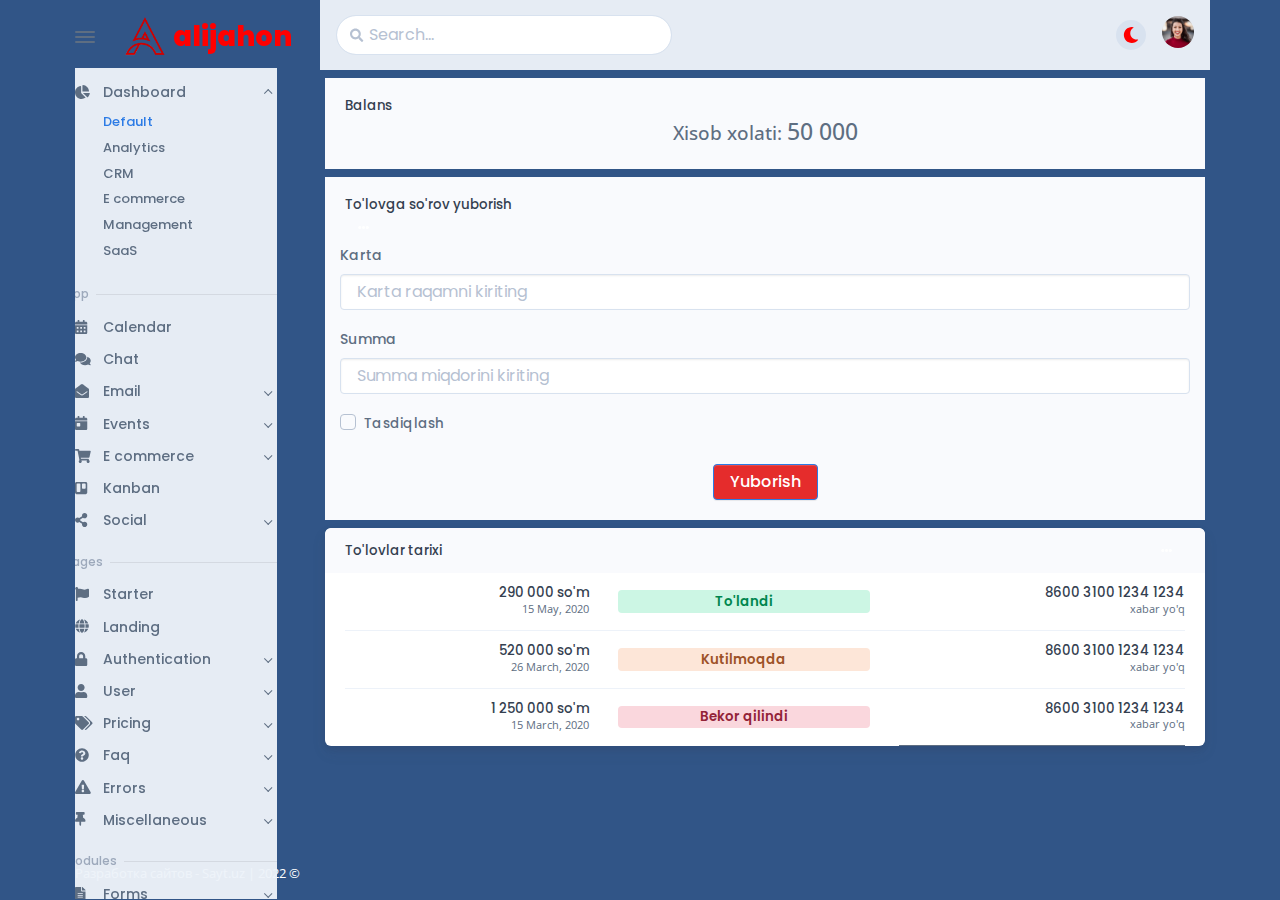
<file: html template/new design/admin_pagewithdraw.html>
<!DOCTYPE html>
<html lang="en-US" dir="ltr">

  <head>
    <meta charset="utf-8">
    <meta http-equiv="X-UA-Compatible" content="IE=edge">
    <meta name="viewport" content="width=device-width, initial-scale=1">


    <!-- ===============================================-->
    <!--    Document Title-->
    <!-- ===============================================-->
    <title>Alijahon.uz</title>


    <!-- ===============================================-->
    <!--    Favicons-->
    <!-- ===============================================-->
    <link rel="apple-touch-icon" sizes="180x180" href="assets/img/favicons/apple-touch-icon.png">
    <link rel="icon" type="image/png" sizes="32x32" href="assets/img/favicons/favicon-32x32.png">
    <link rel="icon" type="image/png" sizes="16x16" href="assets/img/favicons/favicon-16x16.png">
    <link rel="shortcut icon" type="image/x-icon" href="assets/img/favicons/favicon.ico">
    <link rel="manifest" href="assets/img/favicons/manifest.json">
    <meta name="msapplication-TileImage" content="assets/img/favicons/mstile-150x150.png">
    <meta name="theme-color" content="#ffffff">
    <script src="assets/js/config.js"></script>
    <script src="vendors/overlayscrollbars/OverlayScrollbars.min.js"></script>


    <!-- ===============================================-->
    <!--    Stylesheets-->
    <!-- ===============================================-->
    <link rel="preconnect" href="https://fonts.gstatic.com">
    <link href="https://fonts.googleapis.com/css?family=Open+Sans:300,400,500,600,700%7cPoppins:300,400,500,600,700,800,900&amp;display=swap" rel="stylesheet">
    <link href="vendors/overlayscrollbars/OverlayScrollbars.min.css" rel="stylesheet">
    <link href="assets/css/theme-rtl.min.css" rel="stylesheet" id="style-rtl">
    <link href="assets/css/theme.min.css" rel="stylesheet" id="style-default">
    <link href="assets/css/user-rtl.min.css" rel="stylesheet" id="user-style-rtl">
    <link href="assets/css/user.min.css" rel="stylesheet" id="user-style-default">
    <link href="assets/css/style.css" rel="stylesheet">

    <script>
      var isRTL = JSON.parse(localStorage.getItem('isRTL'));
      if (isRTL) {
        var linkDefault = document.getElementById('style-default');
        var userLinkDefault = document.getElementById('user-style-default');
        linkDefault.setAttribute('disabled', true);
        userLinkDefault.setAttribute('disabled', true);
        document.querySelector('html').setAttribute('dir', 'rtl');
      } else {
        var linkRTL = document.getElementById('style-rtl');
        var userLinkRTL = document.getElementById('user-style-rtl');
        linkRTL.setAttribute('disabled', true);
        userLinkRTL.setAttribute('disabled', true);
      }
    </script>
  </head>


  <body>

    <!-- ===============================================-->
    <!--    Main Content-->
    <!-- ===============================================-->
    <main class="main" id="top">
      <div class="container" data-layout="container">
        <script>
          var isFluid = JSON.parse(localStorage.getItem('isFluid'));
          if (isFluid) {
            var container = document.querySelector('[data-layout]');
            container.classList.remove('container');
            container.classList.add('container-fluid');
          }
        </script>
        <nav class="navbar navbar-light navbar-vertical navbar-expand-xl">
          <script>
            var navbarStyle = localStorage.getItem("navbarStyle");
            if (navbarStyle && navbarStyle !== 'transparent') {
              document.querySelector('.navbar-vertical').classList.add(`navbar-${navbarStyle}`);
            }
          </script>
          <div class="d-flex align-items-center">
            <div class="toggle-icon-wrapper">

              <button class="btn navbar-toggler-humburger-icon navbar-vertical-toggle" data-bs-toggle="tooltip" data-bs-placement="left" title="Toggle Navigation"><span class="navbar-toggle-icon"><span class="toggle-line"></span></span></button>

            </div><a class="navbar-brand" href="index.html">
              <div class="d-flex align-items-center py-3"><img class="me-2" src="assets/img/icons/spot-illustrations/falcon.png" alt="" width="40" /><span class="font-sans-serif">alijahon</span>
              </div>
            </a>
          </div>
          <div class="collapse navbar-collapse" id="navbarVerticalCollapse">
            <div class="navbar-vertical-content scrollbar">
              <ul class="navbar-nav flex-column mb-3" id="navbarVerticalNav">
                <li class="nav-item">
                  <!-- parent pages--><a class="nav-link dropdown-indicator" href="#dashboard" role="button" data-bs-toggle="collapse" aria-expanded="true" aria-controls="dashboard">
                    <div class="d-flex align-items-center"><span class="nav-link-icon"><span class="fas fa-chart-pie"></span></span><span class="nav-link-text ps-1">Dashboard</span>
                    </div>
                  </a>
                  <ul class="nav collapse show" id="dashboard">
                    <li class="nav-item"><a class="nav-link active" href="index.html" aria-expanded="false">
                        <div class="d-flex align-items-center"><span class="nav-link-text ps-1">Default</span>
                        </div>
                      </a>
                      <!-- more inner pages-->
                    </li>
                    <li class="nav-item"><a class="nav-link" href="dashboard/analytics.html" aria-expanded="false">
                        <div class="d-flex align-items-center"><span class="nav-link-text ps-1">Analytics</span>
                        </div>
                      </a>
                      <!-- more inner pages-->
                    </li>
                    <li class="nav-item"><a class="nav-link" href="dashboard/crm.html" aria-expanded="false">
                        <div class="d-flex align-items-center"><span class="nav-link-text ps-1">CRM</span>
                        </div>
                      </a>
                      <!-- more inner pages-->
                    </li>
                    <li class="nav-item"><a class="nav-link" href="dashboard/e-commerce.html" aria-expanded="false">
                        <div class="d-flex align-items-center"><span class="nav-link-text ps-1">E commerce</span>
                        </div>
                      </a>
                      <!-- more inner pages-->
                    </li>
                    <li class="nav-item"><a class="nav-link" href="dashboard/project-management.html" aria-expanded="false">
                        <div class="d-flex align-items-center"><span class="nav-link-text ps-1">Management</span>
                        </div>
                      </a>
                      <!-- more inner pages-->
                    </li>
                    <li class="nav-item"><a class="nav-link" href="dashboard/saas.html" aria-expanded="false">
                        <div class="d-flex align-items-center"><span class="nav-link-text ps-1">SaaS</span>
                        </div>
                      </a>
                      <!-- more inner pages-->
                    </li>
                  </ul>
                </li>
                <li class="nav-item">
                  <!-- label-->
                  <div class="row navbar-vertical-label-wrapper mt-3 mb-2">
                    <div class="col-auto navbar-vertical-label">App
                    </div>
                    <div class="col ps-0">
                      <hr class="mb-0 navbar-vertical-divider" />
                    </div>
                  </div>
                  <!-- parent pages--><a class="nav-link" href="app/calendar.html" role="button" aria-expanded="false">
                    <div class="d-flex align-items-center"><span class="nav-link-icon"><span class="fas fa-calendar-alt"></span></span><span class="nav-link-text ps-1">Calendar</span>
                    </div>
                  </a>
                  <!-- parent pages--><a class="nav-link" href="app/chat.html" role="button" aria-expanded="false">
                    <div class="d-flex align-items-center"><span class="nav-link-icon"><span class="fas fa-comments"></span></span><span class="nav-link-text ps-1">Chat</span>
                    </div>
                  </a>
                  <!-- parent pages--><a class="nav-link dropdown-indicator" href="#email" role="button" data-bs-toggle="collapse" aria-expanded="false" aria-controls="email">
                    <div class="d-flex align-items-center"><span class="nav-link-icon"><span class="fas fa-envelope-open"></span></span><span class="nav-link-text ps-1">Email</span>
                    </div>
                  </a>
                  <ul class="nav collapse false" id="email">
                    <li class="nav-item"><a class="nav-link" href="app/email/inbox.html" aria-expanded="false">
                        <div class="d-flex align-items-center"><span class="nav-link-text ps-1">Inbox</span>
                        </div>
                      </a>
                      <!-- more inner pages-->
                    </li>
                    <li class="nav-item"><a class="nav-link" href="app/email/email-detail.html" aria-expanded="false">
                        <div class="d-flex align-items-center"><span class="nav-link-text ps-1">Email detail</span>
                        </div>
                      </a>
                      <!-- more inner pages-->
                    </li>
                    <li class="nav-item"><a class="nav-link" href="app/email/compose.html" aria-expanded="false">
                        <div class="d-flex align-items-center"><span class="nav-link-text ps-1">Compose</span>
                        </div>
                      </a>
                      <!-- more inner pages-->
                    </li>
                  </ul>
                  <!-- parent pages--><a class="nav-link dropdown-indicator" href="#events" role="button" data-bs-toggle="collapse" aria-expanded="false" aria-controls="events">
                    <div class="d-flex align-items-center"><span class="nav-link-icon"><span class="fas fa-calendar-day"></span></span><span class="nav-link-text ps-1">Events</span>
                    </div>
                  </a>
                  <ul class="nav collapse false" id="events">
                    <li class="nav-item"><a class="nav-link" href="app/events/create-an-event.html" aria-expanded="false">
                        <div class="d-flex align-items-center"><span class="nav-link-text ps-1">Create an event</span>
                        </div>
                      </a>
                      <!-- more inner pages-->
                    </li>
                    <li class="nav-item"><a class="nav-link" href="app/events/event-detail.html" aria-expanded="false">
                        <div class="d-flex align-items-center"><span class="nav-link-text ps-1">Event detail</span>
                        </div>
                      </a>
                      <!-- more inner pages-->
                    </li>
                    <li class="nav-item"><a class="nav-link" href="app/events/event-list.html" aria-expanded="false">
                        <div class="d-flex align-items-center"><span class="nav-link-text ps-1">Event list</span>
                        </div>
                      </a>
                      <!-- more inner pages-->
                    </li>
                  </ul>
                  <!-- parent pages--><a class="nav-link dropdown-indicator" href="#e-commerce" role="button" data-bs-toggle="collapse" aria-expanded="false" aria-controls="e-commerce">
                    <div class="d-flex align-items-center"><span class="nav-link-icon"><span class="fas fa-shopping-cart"></span></span><span class="nav-link-text ps-1">E commerce</span>
                    </div>
                  </a>
                  <ul class="nav collapse false" id="e-commerce">
                    <li class="nav-item"><a class="nav-link dropdown-indicator" href="#product" data-bs-toggle="collapse" aria-expanded="false" aria-controls="e-commerce">
                        <div class="d-flex align-items-center"><span class="nav-link-text ps-1">Product</span>
                        </div>
                      </a>
                      <!-- more inner pages-->
                      <ul class="nav collapse false" id="product">
                        <li class="nav-item"><a class="nav-link" href="app/e-commerce/product/product-list.html" aria-expanded="false">
                            <div class="d-flex align-items-center"><span class="nav-link-text ps-1">Product list</span>
                            </div>
                          </a>
                          <!-- more inner pages-->
                        </li>
                        <li class="nav-item"><a class="nav-link" href="app/e-commerce/product/product-grid.html" aria-expanded="false">
                            <div class="d-flex align-items-center"><span class="nav-link-text ps-1">Product grid</span>
                            </div>
                          </a>
                          <!-- more inner pages-->
                        </li>
                        <li class="nav-item"><a class="nav-link" href="app/e-commerce/product/product-details.html" aria-expanded="false">
                            <div class="d-flex align-items-center"><span class="nav-link-text ps-1">Product details</span>
                            </div>
                          </a>
                          <!-- more inner pages-->
                        </li>
                      </ul>
                    </li>
                    <li class="nav-item"><a class="nav-link dropdown-indicator" href="#orders" data-bs-toggle="collapse" aria-expanded="false" aria-controls="e-commerce">
                        <div class="d-flex align-items-center"><span class="nav-link-text ps-1">Orders</span>
                        </div>
                      </a>
                      <!-- more inner pages-->
                      <ul class="nav collapse false" id="orders">
                        <li class="nav-item"><a class="nav-link" href="app/e-commerce/orders/order-list.html" aria-expanded="false">
                            <div class="d-flex align-items-center"><span class="nav-link-text ps-1">Order list</span>
                            </div>
                          </a>
                          <!-- more inner pages-->
                        </li>
                        <li class="nav-item"><a class="nav-link" href="app/e-commerce/orders/order-details.html" aria-expanded="false">
                            <div class="d-flex align-items-center"><span class="nav-link-text ps-1">Order details</span>
                            </div>
                          </a>
                          <!-- more inner pages-->
                        </li>
                      </ul>
                    </li>
                    <li class="nav-item"><a class="nav-link" href="app/e-commerce/customers.html" aria-expanded="false">
                        <div class="d-flex align-items-center"><span class="nav-link-text ps-1">Customers</span>
                        </div>
                      </a>
                      <!-- more inner pages-->
                    </li>
                    <li class="nav-item"><a class="nav-link" href="app/e-commerce/customer-details.html" aria-expanded="false">
                        <div class="d-flex align-items-center"><span class="nav-link-text ps-1">Customer details</span>
                        </div>
                      </a>
                      <!-- more inner pages-->
                    </li>
                    <li class="nav-item"><a class="nav-link" href="app/e-commerce/shopping-cart.html" aria-expanded="false">
                        <div class="d-flex align-items-center"><span class="nav-link-text ps-1">Shopping cart</span>
                        </div>
                      </a>
                      <!-- more inner pages-->
                    </li>
                    <li class="nav-item"><a class="nav-link" href="app/e-commerce/checkout.html" aria-expanded="false">
                        <div class="d-flex align-items-center"><span class="nav-link-text ps-1">Checkout</span>
                        </div>
                      </a>
                      <!-- more inner pages-->
                    </li>
                    <li class="nav-item"><a class="nav-link" href="app/e-commerce/billing.html" aria-expanded="false">
                        <div class="d-flex align-items-center"><span class="nav-link-text ps-1">Billing</span>
                        </div>
                      </a>
                      <!-- more inner pages-->
                    </li>
                    <li class="nav-item"><a class="nav-link" href="app/e-commerce/invoice.html" aria-expanded="false">
                        <div class="d-flex align-items-center"><span class="nav-link-text ps-1">Invoice</span>
                        </div>
                      </a>
                      <!-- more inner pages-->
                    </li>
                  </ul>
                  <!-- parent pages--><a class="nav-link" href="app/kanban.html" role="button" aria-expanded="false">
                    <div class="d-flex align-items-center"><span class="nav-link-icon"><span class="fab fa-trello"></span></span><span class="nav-link-text ps-1">Kanban</span>
                    </div>
                  </a>
                  <!-- parent pages--><a class="nav-link dropdown-indicator" href="#social" role="button" data-bs-toggle="collapse" aria-expanded="false" aria-controls="social">
                    <div class="d-flex align-items-center"><span class="nav-link-icon"><span class="fas fa-share-alt"></span></span><span class="nav-link-text ps-1">Social</span>
                    </div>
                  </a>
                  <ul class="nav collapse false" id="social">
                    <li class="nav-item"><a class="nav-link" href="app/social/feed.html" aria-expanded="false">
                        <div class="d-flex align-items-center"><span class="nav-link-text ps-1">Feed</span>
                        </div>
                      </a>
                      <!-- more inner pages-->
                    </li>
                    <li class="nav-item"><a class="nav-link" href="app/social/activity-log.html" aria-expanded="false">
                        <div class="d-flex align-items-center"><span class="nav-link-text ps-1">Activity log</span>
                        </div>
                      </a>
                      <!-- more inner pages-->
                    </li>
                    <li class="nav-item"><a class="nav-link" href="app/social/notifications.html" aria-expanded="false">
                        <div class="d-flex align-items-center"><span class="nav-link-text ps-1">Notifications</span>
                        </div>
                      </a>
                      <!-- more inner pages-->
                    </li>
                    <li class="nav-item"><a class="nav-link" href="app/social/followers.html" aria-expanded="false">
                        <div class="d-flex align-items-center"><span class="nav-link-text ps-1">Followers</span>
                        </div>
                      </a>
                      <!-- more inner pages-->
                    </li>
                  </ul>
                </li>
                <li class="nav-item">
                  <!-- label-->
                  <div class="row navbar-vertical-label-wrapper mt-3 mb-2">
                    <div class="col-auto navbar-vertical-label">Pages
                    </div>
                    <div class="col ps-0">
                      <hr class="mb-0 navbar-vertical-divider" />
                    </div>
                  </div>
                  <!-- parent pages--><a class="nav-link" href="pages/starter.html" role="button" aria-expanded="false">
                    <div class="d-flex align-items-center"><span class="nav-link-icon"><span class="fas fa-flag"></span></span><span class="nav-link-text ps-1">Starter</span>
                    </div>
                  </a>
                  <!-- parent pages--><a class="nav-link" href="pages/landing.html" role="button" aria-expanded="false">
                    <div class="d-flex align-items-center"><span class="nav-link-icon"><span class="fas fa-globe"></span></span><span class="nav-link-text ps-1">Landing</span>
                    </div>
                  </a>
                  <!-- parent pages--><a class="nav-link dropdown-indicator" href="#authentication" role="button" data-bs-toggle="collapse" aria-expanded="false" aria-controls="authentication">
                    <div class="d-flex align-items-center"><span class="nav-link-icon"><span class="fas fa-lock"></span></span><span class="nav-link-text ps-1">Authentication</span>
                    </div>
                  </a>
                  <ul class="nav collapse false" id="authentication">
                    <li class="nav-item"><a class="nav-link dropdown-indicator" href="#simple" data-bs-toggle="collapse" aria-expanded="false" aria-controls="authentication">
                        <div class="d-flex align-items-center"><span class="nav-link-text ps-1">Simple</span>
                        </div>
                      </a>
                      <!-- more inner pages-->
                      <ul class="nav collapse false" id="simple">
                        <li class="nav-item"><a class="nav-link" href="pages/authentication/simple/login.html" aria-expanded="false">
                            <div class="d-flex align-items-center"><span class="nav-link-text ps-1">Login</span>
                            </div>
                          </a>
                          <!-- more inner pages-->
                        </li>
                        <li class="nav-item"><a class="nav-link" href="pages/authentication/simple/logout.html" aria-expanded="false">
                            <div class="d-flex align-items-center"><span class="nav-link-text ps-1">Logout</span>
                            </div>
                          </a>
                          <!-- more inner pages-->
                        </li>
                        <li class="nav-item"><a class="nav-link" href="pages/authentication/simple/register.html" aria-expanded="false">
                            <div class="d-flex align-items-center"><span class="nav-link-text ps-1">Register</span>
                            </div>
                          </a>
                          <!-- more inner pages-->
                        </li>
                        <li class="nav-item"><a class="nav-link" href="pages/authentication/simple/forgot-password.html" aria-expanded="false">
                            <div class="d-flex align-items-center"><span class="nav-link-text ps-1">Forgot password</span>
                            </div>
                          </a>
                          <!-- more inner pages-->
                        </li>
                        <li class="nav-item"><a class="nav-link" href="pages/authentication/simple/confirm-mail.html" aria-expanded="false">
                            <div class="d-flex align-items-center"><span class="nav-link-text ps-1">Confirm mail</span>
                            </div>
                          </a>
                          <!-- more inner pages-->
                        </li>
                        <li class="nav-item"><a class="nav-link" href="pages/authentication/simple/reset-password.html" aria-expanded="false">
                            <div class="d-flex align-items-center"><span class="nav-link-text ps-1">Reset password</span>
                            </div>
                          </a>
                          <!-- more inner pages-->
                        </li>
                        <li class="nav-item"><a class="nav-link" href="pages/authentication/simple/lock-screen.html" aria-expanded="false">
                            <div class="d-flex align-items-center"><span class="nav-link-text ps-1">Lock screen</span>
                            </div>
                          </a>
                          <!-- more inner pages-->
                        </li>
                      </ul>
                    </li>
                    <li class="nav-item"><a class="nav-link dropdown-indicator" href="#card" data-bs-toggle="collapse" aria-expanded="false" aria-controls="authentication">
                        <div class="d-flex align-items-center"><span class="nav-link-text ps-1">Card</span>
                        </div>
                      </a>
                      <!-- more inner pages-->
                      <ul class="nav collapse false" id="card">
                        <li class="nav-item"><a class="nav-link" href="pages/authentication/card/login.html" aria-expanded="false">
                            <div class="d-flex align-items-center"><span class="nav-link-text ps-1">Login</span>
                            </div>
                          </a>
                          <!-- more inner pages-->
                        </li>
                        <li class="nav-item"><a class="nav-link" href="pages/authentication/card/logout.html" aria-expanded="false">
                            <div class="d-flex align-items-center"><span class="nav-link-text ps-1">Logout</span>
                            </div>
                          </a>
                          <!-- more inner pages-->
                        </li>
                        <li class="nav-item"><a class="nav-link" href="pages/authentication/card/register.html" aria-expanded="false">
                            <div class="d-flex align-items-center"><span class="nav-link-text ps-1">Register</span>
                            </div>
                          </a>
                          <!-- more inner pages-->
                        </li>
                        <li class="nav-item"><a class="nav-link" href="pages/authentication/card/forgot-password.html" aria-expanded="false">
                            <div class="d-flex align-items-center"><span class="nav-link-text ps-1">Forgot password</span>
                            </div>
                          </a>
                          <!-- more inner pages-->
                        </li>
                        <li class="nav-item"><a class="nav-link" href="pages/authentication/card/confirm-mail.html" aria-expanded="false">
                            <div class="d-flex align-items-center"><span class="nav-link-text ps-1">Confirm mail</span>
                            </div>
                          </a>
                          <!-- more inner pages-->
                        </li>
                        <li class="nav-item"><a class="nav-link" href="pages/authentication/card/reset-password.html" aria-expanded="false">
                            <div class="d-flex align-items-center"><span class="nav-link-text ps-1">Reset password</span>
                            </div>
                          </a>
                          <!-- more inner pages-->
                        </li>
                        <li class="nav-item"><a class="nav-link" href="pages/authentication/card/lock-screen.html" aria-expanded="false">
                            <div class="d-flex align-items-center"><span class="nav-link-text ps-1">Lock screen</span>
                            </div>
                          </a>
                          <!-- more inner pages-->
                        </li>
                      </ul>
                    </li>
                    <li class="nav-item"><a class="nav-link dropdown-indicator" href="#split" data-bs-toggle="collapse" aria-expanded="false" aria-controls="authentication">
                        <div class="d-flex align-items-center"><span class="nav-link-text ps-1">Split</span>
                        </div>
                      </a>
                      <!-- more inner pages-->
                      <ul class="nav collapse false" id="split">
                        <li class="nav-item"><a class="nav-link" href="pages/authentication/split/login.html" aria-expanded="false">
                            <div class="d-flex align-items-center"><span class="nav-link-text ps-1">Login</span>
                            </div>
                          </a>
                          <!-- more inner pages-->
                        </li>
                        <li class="nav-item"><a class="nav-link" href="pages/authentication/split/logout.html" aria-expanded="false">
                            <div class="d-flex align-items-center"><span class="nav-link-text ps-1">Logout</span>
                            </div>
                          </a>
                          <!-- more inner pages-->
                        </li>
                        <li class="nav-item"><a class="nav-link" href="pages/authentication/split/register.html" aria-expanded="false">
                            <div class="d-flex align-items-center"><span class="nav-link-text ps-1">Register</span>
                            </div>
                          </a>
                          <!-- more inner pages-->
                        </li>
                        <li class="nav-item"><a class="nav-link" href="pages/authentication/split/forgot-password.html" aria-expanded="false">
                            <div class="d-flex align-items-center"><span class="nav-link-text ps-1">Forgot password</span>
                            </div>
                          </a>
                          <!-- more inner pages-->
                        </li>
                        <li class="nav-item"><a class="nav-link" href="pages/authentication/split/confirm-mail.html" aria-expanded="false">
                            <div class="d-flex align-items-center"><span class="nav-link-text ps-1">Confirm mail</span>
                            </div>
                          </a>
                          <!-- more inner pages-->
                        </li>
                        <li class="nav-item"><a class="nav-link" href="pages/authentication/split/reset-password.html" aria-expanded="false">
                            <div class="d-flex align-items-center"><span class="nav-link-text ps-1">Reset password</span>
                            </div>
                          </a>
                          <!-- more inner pages-->
                        </li>
                        <li class="nav-item"><a class="nav-link" href="pages/authentication/split/lock-screen.html" aria-expanded="false">
                            <div class="d-flex align-items-center"><span class="nav-link-text ps-1">Lock screen</span>
                            </div>
                          </a>
                          <!-- more inner pages-->
                        </li>
                      </ul>
                    </li>
                    <li class="nav-item"><a class="nav-link" href="pages/authentication/wizard.html" aria-expanded="false">
                        <div class="d-flex align-items-center"><span class="nav-link-text ps-1">Wizard</span>
                        </div>
                      </a>
                      <!-- more inner pages-->
                    </li>
                    <li class="nav-item"><a class="nav-link" href="#authentication-modal" data-bs-toggle="modal" aria-expanded="false">
                        <div class="d-flex align-items-center"><span class="nav-link-text ps-1">Modal</span>
                        </div>
                      </a>
                      <!-- more inner pages-->
                    </li>
                  </ul>
                  <!-- parent pages--><a class="nav-link dropdown-indicator" href="#user" role="button" data-bs-toggle="collapse" aria-expanded="false" aria-controls="user">
                    <div class="d-flex align-items-center"><span class="nav-link-icon"><span class="fas fa-user"></span></span><span class="nav-link-text ps-1">User</span>
                    </div>
                  </a>
                  <ul class="nav collapse false" id="user">
                    <li class="nav-item"><a class="nav-link" href="pages/user/profile.html" aria-expanded="false">
                        <div class="d-flex align-items-center"><span class="nav-link-text ps-1">Profile</span>
                        </div>
                      </a>
                      <!-- more inner pages-->
                    </li>
                    <li class="nav-item"><a class="nav-link" href="pages/user/settings.html" aria-expanded="false">
                        <div class="d-flex align-items-center"><span class="nav-link-text ps-1">Settings</span>
                        </div>
                      </a>
                      <!-- more inner pages-->
                    </li>
                  </ul>
                  <!-- parent pages--><a class="nav-link dropdown-indicator" href="#pricing" role="button" data-bs-toggle="collapse" aria-expanded="false" aria-controls="pricing">
                    <div class="d-flex align-items-center"><span class="nav-link-icon"><span class="fas fa-tags"></span></span><span class="nav-link-text ps-1">Pricing</span>
                    </div>
                  </a>
                  <ul class="nav collapse false" id="pricing">
                    <li class="nav-item"><a class="nav-link" href="pages/pricing/pricing-default.html" aria-expanded="false">
                        <div class="d-flex align-items-center"><span class="nav-link-text ps-1">Pricing default</span>
                        </div>
                      </a>
                      <!-- more inner pages-->
                    </li>
                    <li class="nav-item"><a class="nav-link" href="pages/pricing/pricing-alt.html" aria-expanded="false">
                        <div class="d-flex align-items-center"><span class="nav-link-text ps-1">Pricing alt</span>
                        </div>
                      </a>
                      <!-- more inner pages-->
                    </li>
                  </ul>
                  <!-- parent pages--><a class="nav-link dropdown-indicator" href="#faq" role="button" data-bs-toggle="collapse" aria-expanded="false" aria-controls="faq">
                    <div class="d-flex align-items-center"><span class="nav-link-icon"><span class="fas fa-question-circle"></span></span><span class="nav-link-text ps-1">Faq</span>
                    </div>
                  </a>
                  <ul class="nav collapse false" id="faq">
                    <li class="nav-item"><a class="nav-link" href="pages/faq/faq-basic.html" aria-expanded="false">
                        <div class="d-flex align-items-center"><span class="nav-link-text ps-1">Faq basic</span>
                        </div>
                      </a>
                      <!-- more inner pages-->
                    </li>
                    <li class="nav-item"><a class="nav-link" href="pages/faq/faq-alt.html" aria-expanded="false">
                        <div class="d-flex align-items-center"><span class="nav-link-text ps-1">Faq alt</span>
                        </div>
                      </a>
                      <!-- more inner pages-->
                    </li>
                    <li class="nav-item"><a class="nav-link" href="pages/faq/faq-accordion.html" aria-expanded="false">
                        <div class="d-flex align-items-center"><span class="nav-link-text ps-1">Faq accordion</span>
                        </div>
                      </a>
                      <!-- more inner pages-->
                    </li>
                  </ul>
                  <!-- parent pages--><a class="nav-link dropdown-indicator" href="#errors" role="button" data-bs-toggle="collapse" aria-expanded="false" aria-controls="errors">
                    <div class="d-flex align-items-center"><span class="nav-link-icon"><span class="fas fa-exclamation-triangle"></span></span><span class="nav-link-text ps-1">Errors</span>
                    </div>
                  </a>
                  <ul class="nav collapse false" id="errors">
                    <li class="nav-item"><a class="nav-link" href="pages/errors/404.html" aria-expanded="false">
                        <div class="d-flex align-items-center"><span class="nav-link-text ps-1">404</span>
                        </div>
                      </a>
                      <!-- more inner pages-->
                    </li>
                    <li class="nav-item"><a class="nav-link" href="pages/errors/500.html" aria-expanded="false">
                        <div class="d-flex align-items-center"><span class="nav-link-text ps-1">500</span>
                        </div>
                      </a>
                      <!-- more inner pages-->
                    </li>
                  </ul>
                  <!-- parent pages--><a class="nav-link dropdown-indicator" href="#miscellaneous" role="button" data-bs-toggle="collapse" aria-expanded="false" aria-controls="miscellaneous">
                    <div class="d-flex align-items-center"><span class="nav-link-icon"><span class="fas fa-thumbtack"></span></span><span class="nav-link-text ps-1">Miscellaneous</span>
                    </div>
                  </a>
                  <ul class="nav collapse false" id="miscellaneous">
                    <li class="nav-item"><a class="nav-link" href="pages/miscellaneous/associations.html" aria-expanded="false">
                        <div class="d-flex align-items-center"><span class="nav-link-text ps-1">Associations</span>
                        </div>
                      </a>
                      <!-- more inner pages-->
                    </li>
                    <li class="nav-item"><a class="nav-link" href="pages/miscellaneous/invite-people.html" aria-expanded="false">
                        <div class="d-flex align-items-center"><span class="nav-link-text ps-1">Invite people</span>
                        </div>
                      </a>
                      <!-- more inner pages-->
                    </li>
                    <li class="nav-item"><a class="nav-link" href="pages/miscellaneous/privacy-policy.html" aria-expanded="false">
                        <div class="d-flex align-items-center"><span class="nav-link-text ps-1">Privacy policy</span>
                        </div>
                      </a>
                      <!-- more inner pages-->
                    </li>
                  </ul>
                </li>
                <li class="nav-item">
                  <!-- label-->
                  <div class="row navbar-vertical-label-wrapper mt-3 mb-2">
                    <div class="col-auto navbar-vertical-label">Modules
                    </div>
                    <div class="col ps-0">
                      <hr class="mb-0 navbar-vertical-divider" />
                    </div>
                  </div>
                  <!-- parent pages--><a class="nav-link dropdown-indicator" href="#forms" role="button" data-bs-toggle="collapse" aria-expanded="false" aria-controls="forms">
                    <div class="d-flex align-items-center"><span class="nav-link-icon"><span class="fas fa-file-alt"></span></span><span class="nav-link-text ps-1">Forms</span>
                    </div>
                  </a>
                  <ul class="nav collapse false" id="forms">
                    <li class="nav-item"><a class="nav-link dropdown-indicator" href="#basic" data-bs-toggle="collapse" aria-expanded="false" aria-controls="forms">
                        <div class="d-flex align-items-center"><span class="nav-link-text ps-1">Basic</span>
                        </div>
                      </a>
                      <!-- more inner pages-->
                      <ul class="nav collapse false" id="basic">
                        <li class="nav-item"><a class="nav-link" href="modules/forms/basic/form-control.html" aria-expanded="false">
                            <div class="d-flex align-items-center"><span class="nav-link-text ps-1">Form control</span>
                            </div>
                          </a>
                          <!-- more inner pages-->
                        </li>
                        <li class="nav-item"><a class="nav-link" href="modules/forms/basic/input-group.html" aria-expanded="false">
                            <div class="d-flex align-items-center"><span class="nav-link-text ps-1">Input group</span>
                            </div>
                          </a>
                          <!-- more inner pages-->
                        </li>
                        <li class="nav-item"><a class="nav-link" href="modules/forms/basic/select.html" aria-expanded="false">
                            <div class="d-flex align-items-center"><span class="nav-link-text ps-1">Select</span>
                            </div>
                          </a>
                          <!-- more inner pages-->
                        </li>
                        <li class="nav-item"><a class="nav-link" href="modules/forms/basic/checks.html" aria-expanded="false">
                            <div class="d-flex align-items-center"><span class="nav-link-text ps-1">Checks</span>
                            </div>
                          </a>
                          <!-- more inner pages-->
                        </li>
                        <li class="nav-item"><a class="nav-link" href="modules/forms/basic/range.html" aria-expanded="false">
                            <div class="d-flex align-items-center"><span class="nav-link-text ps-1">Range</span>
                            </div>
                          </a>
                          <!-- more inner pages-->
                        </li>
                        <li class="nav-item"><a class="nav-link" href="modules/forms/basic/layout.html" aria-expanded="false">
                            <div class="d-flex align-items-center"><span class="nav-link-text ps-1">Layout</span>
                            </div>
                          </a>
                          <!-- more inner pages-->
                        </li>
                      </ul>
                    </li>
                    <li class="nav-item"><a class="nav-link dropdown-indicator" href="#advance" data-bs-toggle="collapse" aria-expanded="false" aria-controls="forms">
                        <div class="d-flex align-items-center"><span class="nav-link-text ps-1">Advance</span>
                        </div>
                      </a>
                      <!-- more inner pages-->
                      <ul class="nav collapse false" id="advance">
                        <li class="nav-item"><a class="nav-link" href="modules/forms/advance/advance-select.html" aria-expanded="false">
                            <div class="d-flex align-items-center"><span class="nav-link-text ps-1">Advance select</span>
                            </div>
                          </a>
                          <!-- more inner pages-->
                        </li>
                        <li class="nav-item"><a class="nav-link" href="modules/forms/advance/date-picker.html" aria-expanded="false">
                            <div class="d-flex align-items-center"><span class="nav-link-text ps-1">Date picker</span>
                            </div>
                          </a>
                          <!-- more inner pages-->
                        </li>
                        <li class="nav-item"><a class="nav-link" href="modules/forms/advance/editor.html" aria-expanded="false">
                            <div class="d-flex align-items-center"><span class="nav-link-text ps-1">Editor</span>
                            </div>
                          </a>
                          <!-- more inner pages-->
                        </li>
                        <li class="nav-item"><a class="nav-link" href="modules/forms/advance/emoji-button.html" aria-expanded="false">
                            <div class="d-flex align-items-center"><span class="nav-link-text ps-1">Emoji button</span>
                            </div>
                          </a>
                          <!-- more inner pages-->
                        </li>
                        <li class="nav-item"><a class="nav-link" href="modules/forms/advance/file-uploader.html" aria-expanded="false">
                            <div class="d-flex align-items-center"><span class="nav-link-text ps-1">File uploader</span>
                            </div>
                          </a>
                          <!-- more inner pages-->
                        </li>
                        <li class="nav-item"><a class="nav-link" href="modules/forms/advance/rating.html" aria-expanded="false">
                            <div class="d-flex align-items-center"><span class="nav-link-text ps-1">Rating</span>
                            </div>
                          </a>
                          <!-- more inner pages-->
                        </li>
                      </ul>
                    </li>
                    <li class="nav-item"><a class="nav-link" href="modules/forms/floating-labels.html" aria-expanded="false">
                        <div class="d-flex align-items-center"><span class="nav-link-text ps-1">Floating labels</span>
                        </div>
                      </a>
                      <!-- more inner pages-->
                    </li>
                    <li class="nav-item"><a class="nav-link" href="modules/forms/wizard.html" aria-expanded="false">
                        <div class="d-flex align-items-center"><span class="nav-link-text ps-1">Wizard</span>
                        </div>
                      </a>
                      <!-- more inner pages-->
                    </li>
                    <li class="nav-item"><a class="nav-link" href="modules/forms/validation.html" aria-expanded="false">
                        <div class="d-flex align-items-center"><span class="nav-link-text ps-1">Validation</span>
                        </div>
                      </a>
                      <!-- more inner pages-->
                    </li>
                  </ul>
                  <!-- parent pages--><a class="nav-link dropdown-indicator" href="#tables" role="button" data-bs-toggle="collapse" aria-expanded="false" aria-controls="tables">
                    <div class="d-flex align-items-center"><span class="nav-link-icon"><span class="fas fa-table"></span></span><span class="nav-link-text ps-1">Tables</span>
                    </div>
                  </a>
                  <ul class="nav collapse false" id="tables">
                    <li class="nav-item"><a class="nav-link" href="modules/tables/basic-tables.html" aria-expanded="false">
                        <div class="d-flex align-items-center"><span class="nav-link-text ps-1">Basic tables</span>
                        </div>
                      </a>
                      <!-- more inner pages-->
                    </li>
                    <li class="nav-item"><a class="nav-link" href="modules/tables/advance-tables.html" aria-expanded="false">
                        <div class="d-flex align-items-center"><span class="nav-link-text ps-1">Advance tables</span>
                        </div>
                      </a>
                      <!-- more inner pages-->
                    </li>
                    <li class="nav-item"><a class="nav-link" href="modules/tables/bulk-select.html" aria-expanded="false">
                        <div class="d-flex align-items-center"><span class="nav-link-text ps-1">Bulk select</span>
                        </div>
                      </a>
                      <!-- more inner pages-->
                    </li>
                  </ul>
                  <!-- parent pages--><a class="nav-link dropdown-indicator" href="#charts" role="button" data-bs-toggle="collapse" aria-expanded="false" aria-controls="charts">
                    <div class="d-flex align-items-center"><span class="nav-link-icon"><span class="fas fa-chart-line"></span></span><span class="nav-link-text ps-1">Charts</span>
                    </div>
                  </a>
                  <ul class="nav collapse false" id="charts">
                    <li class="nav-item"><a class="nav-link" href="modules/charts/chartjs.html" aria-expanded="false">
                        <div class="d-flex align-items-center"><span class="nav-link-text ps-1">Chartjs</span>
                        </div>
                      </a>
                      <!-- more inner pages-->
                    </li>
                    <li class="nav-item"><a class="nav-link dropdown-indicator" href="#eCharts" data-bs-toggle="collapse" aria-expanded="false" aria-controls="charts">
                        <div class="d-flex align-items-center"><span class="nav-link-text ps-1">ECharts</span>
                        </div>
                      </a>
                      <!-- more inner pages-->
                      <ul class="nav collapse false" id="eCharts">
                        <li class="nav-item"><a class="nav-link" href="modules/charts/echarts/line-charts.html" aria-expanded="false">
                            <div class="d-flex align-items-center"><span class="nav-link-text ps-1">Line charts</span>
                            </div>
                          </a>
                          <!-- more inner pages-->
                        </li>
                        <li class="nav-item"><a class="nav-link" href="modules/charts/echarts/bar-charts.html" aria-expanded="false">
                            <div class="d-flex align-items-center"><span class="nav-link-text ps-1">Bar charts</span>
                            </div>
                          </a>
                          <!-- more inner pages-->
                        </li>
                        <li class="nav-item"><a class="nav-link" href="modules/charts/echarts/candlestick-charts.html" aria-expanded="false">
                            <div class="d-flex align-items-center"><span class="nav-link-text ps-1">Candlestick charts</span>
                            </div>
                          </a>
                          <!-- more inner pages-->
                        </li>
                        <li class="nav-item"><a class="nav-link" href="modules/charts/echarts/geo-map.html" aria-expanded="false">
                            <div class="d-flex align-items-center"><span class="nav-link-text ps-1">Geo map</span>
                            </div>
                          </a>
                          <!-- more inner pages-->
                        </li>
                        <li class="nav-item"><a class="nav-link" href="modules/charts/echarts/scatter-charts.html" aria-expanded="false">
                            <div class="d-flex align-items-center"><span class="nav-link-text ps-1">Scatter charts</span>
                            </div>
                          </a>
                          <!-- more inner pages-->
                        </li>
                        <li class="nav-item"><a class="nav-link" href="modules/charts/echarts/pie-charts.html" aria-expanded="false">
                            <div class="d-flex align-items-center"><span class="nav-link-text ps-1">Pie charts</span>
                            </div>
                          </a>
                          <!-- more inner pages-->
                        </li>
                        <li class="nav-item"><a class="nav-link" href="modules/charts/echarts/radar-charts.html" aria-expanded="false">
                            <div class="d-flex align-items-center"><span class="nav-link-text ps-1">Radar charts</span>
                            </div>
                          </a>
                          <!-- more inner pages-->
                        </li>
                        <li class="nav-item"><a class="nav-link" href="modules/charts/echarts/heatmap-charts.html" aria-expanded="false">
                            <div class="d-flex align-items-center"><span class="nav-link-text ps-1">Heatmap charts</span>
                            </div>
                          </a>
                          <!-- more inner pages-->
                        </li>
                        <li class="nav-item"><a class="nav-link" href="modules/charts/echarts/how-to-use.html" aria-expanded="false">
                            <div class="d-flex align-items-center"><span class="nav-link-text ps-1">How to use</span>
                            </div>
                          </a>
                          <!-- more inner pages-->
                        </li>
                      </ul>
                    </li>
                  </ul>
                  <!-- parent pages--><a class="nav-link dropdown-indicator" href="#icons" role="button" data-bs-toggle="collapse" aria-expanded="false" aria-controls="icons">
                    <div class="d-flex align-items-center"><span class="nav-link-icon"><span class="fas fa-shapes"></span></span><span class="nav-link-text ps-1">Icons</span>
                    </div>
                  </a>
                  <ul class="nav collapse false" id="icons">
                    <li class="nav-item"><a class="nav-link" href="modules/icons/font-awesome.html" aria-expanded="false">
                        <div class="d-flex align-items-center"><span class="nav-link-text ps-1">Font awesome</span>
                        </div>
                      </a>
                      <!-- more inner pages-->
                    </li>
                    <li class="nav-item"><a class="nav-link" href="modules/icons/bootstrap-icons.html" aria-expanded="false">
                        <div class="d-flex align-items-center"><span class="nav-link-text ps-1">Bootstrap icons</span>
                        </div>
                      </a>
                      <!-- more inner pages-->
                    </li>
                    <li class="nav-item"><a class="nav-link" href="modules/icons/feather.html" aria-expanded="false">
                        <div class="d-flex align-items-center"><span class="nav-link-text ps-1">Feather</span>
                        </div>
                      </a>
                      <!-- more inner pages-->
                    </li>
                    <li class="nav-item"><a class="nav-link" href="modules/icons/material-icons.html" aria-expanded="false">
                        <div class="d-flex align-items-center"><span class="nav-link-text ps-1">Material icons</span>
                        </div>
                      </a>
                      <!-- more inner pages-->
                    </li>
                  </ul>
                  <!-- parent pages--><a class="nav-link dropdown-indicator" href="#maps" role="button" data-bs-toggle="collapse" aria-expanded="false" aria-controls="maps">
                    <div class="d-flex align-items-center"><span class="nav-link-icon"><span class="fas fa-map"></span></span><span class="nav-link-text ps-1">Maps</span>
                    </div>
                  </a>
                  <ul class="nav collapse false" id="maps">
                    <li class="nav-item"><a class="nav-link" href="modules/maps/google-map.html" aria-expanded="false">
                        <div class="d-flex align-items-center"><span class="nav-link-text ps-1">Google map</span>
                        </div>
                      </a>
                      <!-- more inner pages-->
                    </li>
                    <li class="nav-item"><a class="nav-link" href="modules/maps/leaflet-map.html" aria-expanded="false">
                        <div class="d-flex align-items-center"><span class="nav-link-text ps-1">Leaflet map</span>
                        </div>
                      </a>
                      <!-- more inner pages-->
                    </li>
                  </ul>
                  <!-- parent pages--><a class="nav-link dropdown-indicator" href="#components" role="button" data-bs-toggle="collapse" aria-expanded="false" aria-controls="components">
                    <div class="d-flex align-items-center"><span class="nav-link-icon"><span class="fas fa-puzzle-piece"></span></span><span class="nav-link-text ps-1">Components</span>
                    </div>
                  </a>
                  <ul class="nav collapse false" id="components">
                    <li class="nav-item"><a class="nav-link" href="modules/components/accordion.html" aria-expanded="false">
                        <div class="d-flex align-items-center"><span class="nav-link-text ps-1">Accordion</span>
                        </div>
                      </a>
                      <!-- more inner pages-->
                    </li>
                    <li class="nav-item"><a class="nav-link" href="modules/components/alerts.html" aria-expanded="false">
                        <div class="d-flex align-items-center"><span class="nav-link-text ps-1">Alerts</span>
                        </div>
                      </a>
                      <!-- more inner pages-->
                    </li>
                    <li class="nav-item"><a class="nav-link" href="modules/components/anchor.html" aria-expanded="false">
                        <div class="d-flex align-items-center"><span class="nav-link-text ps-1">Anchor</span>
                        </div>
                      </a>
                      <!-- more inner pages-->
                    </li>
                    <li class="nav-item"><a class="nav-link" href="modules/components/animated-icons.html" aria-expanded="false">
                        <div class="d-flex align-items-center"><span class="nav-link-text ps-1">Animated icons</span>
                        </div>
                      </a>
                      <!-- more inner pages-->
                    </li>
                    <li class="nav-item"><a class="nav-link" href="modules/components/background.html" aria-expanded="false">
                        <div class="d-flex align-items-center"><span class="nav-link-text ps-1">Background</span>
                        </div>
                      </a>
                      <!-- more inner pages-->
                    </li>
                    <li class="nav-item"><a class="nav-link" href="modules/components/badges.html" aria-expanded="false">
                        <div class="d-flex align-items-center"><span class="nav-link-text ps-1">Badges</span>
                        </div>
                      </a>
                      <!-- more inner pages-->
                    </li>
                    <li class="nav-item"><a class="nav-link" href="modules/components/breadcrumbs.html" aria-expanded="false">
                        <div class="d-flex align-items-center"><span class="nav-link-text ps-1">Breadcrumbs</span>
                        </div>
                      </a>
                      <!-- more inner pages-->
                    </li>
                    <li class="nav-item"><a class="nav-link" href="modules/components/buttons.html" aria-expanded="false">
                        <div class="d-flex align-items-center"><span class="nav-link-text ps-1">Buttons</span>
                        </div>
                      </a>
                      <!-- more inner pages-->
                    </li>
                    <li class="nav-item"><a class="nav-link" href="modules/components/calendar.html" aria-expanded="false">
                        <div class="d-flex align-items-center"><span class="nav-link-text ps-1">Calendar</span>
                        </div>
                      </a>
                      <!-- more inner pages-->
                    </li>
                    <li class="nav-item"><a class="nav-link" href="modules/components/cards.html" aria-expanded="false">
                        <div class="d-flex align-items-center"><span class="nav-link-text ps-1">Cards</span>
                        </div>
                      </a>
                      <!-- more inner pages-->
                    </li>
                    <li class="nav-item"><a class="nav-link dropdown-indicator" href="#carousel" data-bs-toggle="collapse" aria-expanded="false" aria-controls="components">
                        <div class="d-flex align-items-center"><span class="nav-link-text ps-1">Carousel</span>
                        </div>
                      </a>
                      <!-- more inner pages-->
                      <ul class="nav collapse false" id="carousel">
                        <li class="nav-item"><a class="nav-link" href="modules/components/carousel/bootstrap.html" aria-expanded="false">
                            <div class="d-flex align-items-center"><span class="nav-link-text ps-1">Bootstrap</span>
                            </div>
                          </a>
                          <!-- more inner pages-->
                        </li>
                        <li class="nav-item"><a class="nav-link" href="modules/components/carousel/swiper.html" aria-expanded="false">
                            <div class="d-flex align-items-center"><span class="nav-link-text ps-1">Swiper</span>
                            </div>
                          </a>
                          <!-- more inner pages-->
                        </li>
                      </ul>
                    </li>
                    <li class="nav-item"><a class="nav-link" href="modules/components/collapse.html" aria-expanded="false">
                        <div class="d-flex align-items-center"><span class="nav-link-text ps-1">Collapse</span>
                        </div>
                      </a>
                      <!-- more inner pages-->
                    </li>
                    <li class="nav-item"><a class="nav-link" href="modules/components/cookie-notice.html" aria-expanded="false">
                        <div class="d-flex align-items-center"><span class="nav-link-text ps-1">Cookie notice</span>
                        </div>
                      </a>
                      <!-- more inner pages-->
                    </li>
                    <li class="nav-item"><a class="nav-link" href="modules/components/countup.html" aria-expanded="false">
                        <div class="d-flex align-items-center"><span class="nav-link-text ps-1">Countup</span>
                        </div>
                      </a>
                      <!-- more inner pages-->
                    </li>
                    <li class="nav-item"><a class="nav-link" href="modules/components/draggable.html" aria-expanded="false">
                        <div class="d-flex align-items-center"><span class="nav-link-text ps-1">Draggable</span>
                        </div>
                      </a>
                      <!-- more inner pages-->
                    </li>
                    <li class="nav-item"><a class="nav-link" href="modules/components/dropdowns.html" aria-expanded="false">
                        <div class="d-flex align-items-center"><span class="nav-link-text ps-1">Dropdowns</span>
                        </div>
                      </a>
                      <!-- more inner pages-->
                    </li>
                    <li class="nav-item"><a class="nav-link" href="modules/components/list-group.html" aria-expanded="false">
                        <div class="d-flex align-items-center"><span class="nav-link-text ps-1">List group</span>
                        </div>
                      </a>
                      <!-- more inner pages-->
                    </li>
                    <li class="nav-item"><a class="nav-link" href="modules/components/modals.html" aria-expanded="false">
                        <div class="d-flex align-items-center"><span class="nav-link-text ps-1">Modals</span>
                        </div>
                      </a>
                      <!-- more inner pages-->
                    </li>
                    <li class="nav-item"><a class="nav-link dropdown-indicator" href="#navs-_and_-Tabs" data-bs-toggle="collapse" aria-expanded="false" aria-controls="components">
                        <div class="d-flex align-items-center"><span class="nav-link-text ps-1">Navs &amp; Tabs</span>
                        </div>
                      </a>
                      <!-- more inner pages-->
                      <ul class="nav collapse false" id="navs-_and_-Tabs">
                        <li class="nav-item"><a class="nav-link" href="modules/components/navs-and-tabs/navs.html" aria-expanded="false">
                            <div class="d-flex align-items-center"><span class="nav-link-text ps-1">Navs</span>
                            </div>
                          </a>
                          <!-- more inner pages-->
                        </li>
                        <li class="nav-item"><a class="nav-link" href="modules/components/navs-and-tabs/navbar.html" aria-expanded="false">
                            <div class="d-flex align-items-center"><span class="nav-link-text ps-1">Navbar</span>
                            </div>
                          </a>
                          <!-- more inner pages-->
                        </li>
                        <li class="nav-item"><a class="nav-link" href="modules/components/navs-and-tabs/vertical-navbar.html" aria-expanded="false">
                            <div class="d-flex align-items-center"><span class="nav-link-text ps-1">Vertical navbar</span>
                            </div>
                          </a>
                          <!-- more inner pages-->
                        </li>
                        <li class="nav-item"><a class="nav-link" href="modules/components/navs-and-tabs/top-navbar.html" aria-expanded="false">
                            <div class="d-flex align-items-center"><span class="nav-link-text ps-1">Top navbar</span>
                            </div>
                          </a>
                          <!-- more inner pages-->
                        </li>
                        <li class="nav-item"><a class="nav-link" href="modules/components/navs-and-tabs/combo-navbar.html" aria-expanded="false">
                            <div class="d-flex align-items-center"><span class="nav-link-text ps-1">Combo navbar</span>
                            </div>
                          </a>
                          <!-- more inner pages-->
                        </li>
                        <li class="nav-item"><a class="nav-link" href="modules/components/navs-and-tabs/tabs.html" aria-expanded="false">
                            <div class="d-flex align-items-center"><span class="nav-link-text ps-1">Tabs</span>
                            </div>
                          </a>
                          <!-- more inner pages-->
                        </li>
                      </ul>
                    </li>
                    <li class="nav-item"><a class="nav-link" href="modules/components/offcanvas.html" aria-expanded="false">
                        <div class="d-flex align-items-center"><span class="nav-link-text ps-1">Offcanvas</span>
                        </div>
                      </a>
                      <!-- more inner pages-->
                    </li>
                    <li class="nav-item"><a class="nav-link dropdown-indicator" href="#pictures" data-bs-toggle="collapse" aria-expanded="false" aria-controls="components">
                        <div class="d-flex align-items-center"><span class="nav-link-text ps-1">Pictures</span>
                        </div>
                      </a>
                      <!-- more inner pages-->
                      <ul class="nav collapse false" id="pictures">
                        <li class="nav-item"><a class="nav-link" href="modules/components/pictures/avatar.html" aria-expanded="false">
                            <div class="d-flex align-items-center"><span class="nav-link-text ps-1">Avatar</span>
                            </div>
                          </a>
                          <!-- more inner pages-->
                        </li>
                        <li class="nav-item"><a class="nav-link" href="modules/components/pictures/images.html" aria-expanded="false">
                            <div class="d-flex align-items-center"><span class="nav-link-text ps-1">Images</span>
                            </div>
                          </a>
                          <!-- more inner pages-->
                        </li>
                        <li class="nav-item"><a class="nav-link" href="modules/components/pictures/figures.html" aria-expanded="false">
                            <div class="d-flex align-items-center"><span class="nav-link-text ps-1">Figures</span>
                            </div>
                          </a>
                          <!-- more inner pages-->
                        </li>
                        <li class="nav-item"><a class="nav-link" href="modules/components/pictures/hoverbox.html" aria-expanded="false">
                            <div class="d-flex align-items-center"><span class="nav-link-text ps-1">Hoverbox</span>
                            </div>
                          </a>
                          <!-- more inner pages-->
                        </li>
                        <li class="nav-item"><a class="nav-link" href="modules/components/pictures/lightbox.html" aria-expanded="false">
                            <div class="d-flex align-items-center"><span class="nav-link-text ps-1">Lightbox</span>
                            </div>
                          </a>
                          <!-- more inner pages-->
                        </li>
                      </ul>
                    </li>
                    <li class="nav-item"><a class="nav-link" href="modules/components/progress-bar.html" aria-expanded="false">
                        <div class="d-flex align-items-center"><span class="nav-link-text ps-1">Progress bar</span>
                        </div>
                      </a>
                      <!-- more inner pages-->
                    </li>
                    <li class="nav-item"><a class="nav-link" href="modules/components/placeholder.html" aria-expanded="false">
                        <div class="d-flex align-items-center"><span class="nav-link-text ps-1">Placeholder</span>
                        </div>
                      </a>
                      <!-- more inner pages-->
                    </li>
                    <li class="nav-item"><a class="nav-link" href="modules/components/pagination.html" aria-expanded="false">
                        <div class="d-flex align-items-center"><span class="nav-link-text ps-1">Pagination</span>
                        </div>
                      </a>
                      <!-- more inner pages-->
                    </li>
                    <li class="nav-item"><a class="nav-link" href="modules/components/popovers.html" aria-expanded="false">
                        <div class="d-flex align-items-center"><span class="nav-link-text ps-1">Popovers</span>
                        </div>
                      </a>
                      <!-- more inner pages-->
                    </li>
                    <li class="nav-item"><a class="nav-link" href="modules/components/scrollspy.html" aria-expanded="false">
                        <div class="d-flex align-items-center"><span class="nav-link-text ps-1">Scrollspy</span>
                        </div>
                      </a>
                      <!-- more inner pages-->
                    </li>
                    <li class="nav-item"><a class="nav-link" href="modules/components/search.html" aria-expanded="false">
                        <div class="d-flex align-items-center"><span class="nav-link-text ps-1">Search</span>
                        </div>
                      </a>
                      <!-- more inner pages-->
                    </li>
                    <li class="nav-item"><a class="nav-link" href="modules/components/spinners.html" aria-expanded="false">
                        <div class="d-flex align-items-center"><span class="nav-link-text ps-1">Spinners</span>
                        </div>
                      </a>
                      <!-- more inner pages-->
                    </li>
                    <li class="nav-item"><a class="nav-link" href="modules/components/toasts.html" aria-expanded="false">
                        <div class="d-flex align-items-center"><span class="nav-link-text ps-1">Toasts</span>
                        </div>
                      </a>
                      <!-- more inner pages-->
                    </li>
                    <li class="nav-item"><a class="nav-link" href="modules/components/tooltips.html" aria-expanded="false">
                        <div class="d-flex align-items-center"><span class="nav-link-text ps-1">Tooltips</span>
                        </div>
                      </a>
                      <!-- more inner pages-->
                    </li>
                    <li class="nav-item"><a class="nav-link" href="modules/components/treeview.html" aria-expanded="false">
                        <div class="d-flex align-items-center"><span class="nav-link-text ps-1">Treeview</span><span class="badge rounded-pill ms-2 badge-soft-success">New</span>
                        </div>
                      </a>
                      <!-- more inner pages-->
                    </li>
                    <li class="nav-item"><a class="nav-link" href="modules/components/typed-text.html" aria-expanded="false">
                        <div class="d-flex align-items-center"><span class="nav-link-text ps-1">Typed text</span>
                        </div>
                      </a>
                      <!-- more inner pages-->
                    </li>
                    <li class="nav-item"><a class="nav-link dropdown-indicator" href="#videos" data-bs-toggle="collapse" aria-expanded="false" aria-controls="components">
                        <div class="d-flex align-items-center"><span class="nav-link-text ps-1">Videos</span>
                        </div>
                      </a>
                      <!-- more inner pages-->
                      <ul class="nav collapse false" id="videos">
                        <li class="nav-item"><a class="nav-link" href="modules/components/videos/embed.html" aria-expanded="false">
                            <div class="d-flex align-items-center"><span class="nav-link-text ps-1">Embed</span>
                            </div>
                          </a>
                          <!-- more inner pages-->
                        </li>
                        <li class="nav-item"><a class="nav-link" href="modules/components/videos/plyr.html" aria-expanded="false">
                            <div class="d-flex align-items-center"><span class="nav-link-text ps-1">Plyr</span>
                            </div>
                          </a>
                          <!-- more inner pages-->
                        </li>
                      </ul>
                    </li>
                  </ul>
                  <!-- parent pages--><a class="nav-link dropdown-indicator" href="#utilities" role="button" data-bs-toggle="collapse" aria-expanded="false" aria-controls="utilities">
                    <div class="d-flex align-items-center"><span class="nav-link-icon"><span class="fas fa-fire"></span></span><span class="nav-link-text ps-1">Utilities</span>
                    </div>
                  </a>
                  <ul class="nav collapse false" id="utilities">
                    <li class="nav-item"><a class="nav-link" href="modules/utilities/borders.html" aria-expanded="false">
                        <div class="d-flex align-items-center"><span class="nav-link-text ps-1">Borders</span>
                        </div>
                      </a>
                      <!-- more inner pages-->
                    </li>
                    <li class="nav-item"><a class="nav-link" href="modules/utilities/clearfix.html" aria-expanded="false">
                        <div class="d-flex align-items-center"><span class="nav-link-text ps-1">Clearfix</span>
                        </div>
                      </a>
                      <!-- more inner pages-->
                    </li>
                    <li class="nav-item"><a class="nav-link" href="modules/utilities/colors.html" aria-expanded="false">
                        <div class="d-flex align-items-center"><span class="nav-link-text ps-1">Colors</span>
                        </div>
                      </a>
                      <!-- more inner pages-->
                    </li>
                    <li class="nav-item"><a class="nav-link" href="modules/utilities/colored-links.html" aria-expanded="false">
                        <div class="d-flex align-items-center"><span class="nav-link-text ps-1">Colored links</span>
                        </div>
                      </a>
                      <!-- more inner pages-->
                    </li>
                    <li class="nav-item"><a class="nav-link" href="modules/utilities/display.html" aria-expanded="false">
                        <div class="d-flex align-items-center"><span class="nav-link-text ps-1">Display</span>
                        </div>
                      </a>
                      <!-- more inner pages-->
                    </li>
                    <li class="nav-item"><a class="nav-link" href="modules/utilities/flex.html" aria-expanded="false">
                        <div class="d-flex align-items-center"><span class="nav-link-text ps-1">Flex</span>
                        </div>
                      </a>
                      <!-- more inner pages-->
                    </li>
                    <li class="nav-item"><a class="nav-link" href="modules/utilities/float.html" aria-expanded="false">
                        <div class="d-flex align-items-center"><span class="nav-link-text ps-1">Float</span>
                        </div>
                      </a>
                      <!-- more inner pages-->
                    </li>
                    <li class="nav-item"><a class="nav-link" href="modules/utilities/grid.html" aria-expanded="false">
                        <div class="d-flex align-items-center"><span class="nav-link-text ps-1">Grid</span>
                        </div>
                      </a>
                      <!-- more inner pages-->
                    </li>
                    <li class="nav-item"><a class="nav-link" href="modules/utilities/overlayscrollbars.html" aria-expanded="false">
                        <div class="d-flex align-items-center"><span class="nav-link-text ps-1">Overlayscrollbars</span>
                        </div>
                      </a>
                      <!-- more inner pages-->
                    </li>
                    <li class="nav-item"><a class="nav-link" href="modules/utilities/position.html" aria-expanded="false">
                        <div class="d-flex align-items-center"><span class="nav-link-text ps-1">Position</span>
                        </div>
                      </a>
                      <!-- more inner pages-->
                    </li>
                    <li class="nav-item"><a class="nav-link" href="modules/utilities/spacing.html" aria-expanded="false">
                        <div class="d-flex align-items-center"><span class="nav-link-text ps-1">Spacing</span>
                        </div>
                      </a>
                      <!-- more inner pages-->
                    </li>
                    <li class="nav-item"><a class="nav-link" href="modules/utilities/sizing.html" aria-expanded="false">
                        <div class="d-flex align-items-center"><span class="nav-link-text ps-1">Sizing</span>
                        </div>
                      </a>
                      <!-- more inner pages-->
                    </li>
                    <li class="nav-item"><a class="nav-link" href="modules/utilities/stretched-link.html" aria-expanded="false">
                        <div class="d-flex align-items-center"><span class="nav-link-text ps-1">Stretched link</span>
                        </div>
                      </a>
                      <!-- more inner pages-->
                    </li>
                    <li class="nav-item"><a class="nav-link" href="modules/utilities/text-truncation.html" aria-expanded="false">
                        <div class="d-flex align-items-center"><span class="nav-link-text ps-1">Text truncation</span>
                        </div>
                      </a>
                      <!-- more inner pages-->
                    </li>
                    <li class="nav-item"><a class="nav-link" href="modules/utilities/typography.html" aria-expanded="false">
                        <div class="d-flex align-items-center"><span class="nav-link-text ps-1">Typography</span>
                        </div>
                      </a>
                      <!-- more inner pages-->
                    </li>
                    <li class="nav-item"><a class="nav-link" href="modules/utilities/vertical-align.html" aria-expanded="false">
                        <div class="d-flex align-items-center"><span class="nav-link-text ps-1">Vertical align</span>
                        </div>
                      </a>
                      <!-- more inner pages-->
                    </li>
                    <li class="nav-item"><a class="nav-link" href="modules/utilities/visibility.html" aria-expanded="false">
                        <div class="d-flex align-items-center"><span class="nav-link-text ps-1">Visibility</span>
                        </div>
                      </a>
                      <!-- more inner pages-->
                    </li>
                  </ul>
                  <!-- parent pages--><a class="nav-link" href="widgets.html" role="button" aria-expanded="false">
                    <div class="d-flex align-items-center"><span class="nav-link-icon"><span class="fas fa-poll"></span></span><span class="nav-link-text ps-1">Widgets</span>
                    </div>
                  </a>
                  <!-- parent pages--><a class="nav-link dropdown-indicator" href="#multi-level" role="button" data-bs-toggle="collapse" aria-expanded="false" aria-controls="multi-level">
                    <div class="d-flex align-items-center"><span class="nav-link-icon"><span class="fas fa-layer-group"></span></span><span class="nav-link-text ps-1">Multi level</span>
                    </div>
                  </a>
                  <ul class="nav collapse false" id="multi-level">
                    <li class="nav-item"><a class="nav-link dropdown-indicator" href="#level-two" data-bs-toggle="collapse" aria-expanded="false" aria-controls="multi-level">
                        <div class="d-flex align-items-center"><span class="nav-link-text ps-1">Level two</span>
                        </div>
                      </a>
                      <!-- more inner pages-->
                      <ul class="nav collapse false" id="level-two">
                        <li class="nav-item"><a class="nav-link" href="#!.html" aria-expanded="false">
                            <div class="d-flex align-items-center"><span class="nav-link-text ps-1">Item 1</span>
                            </div>
                          </a>
                          <!-- more inner pages-->
                        </li>
                        <li class="nav-item"><a class="nav-link" href="#!.html" aria-expanded="false">
                            <div class="d-flex align-items-center"><span class="nav-link-text ps-1">Item 2</span>
                            </div>
                          </a>
                          <!-- more inner pages-->
                        </li>
                      </ul>
                    </li>
                    <li class="nav-item"><a class="nav-link dropdown-indicator" href="#level-three" data-bs-toggle="collapse" aria-expanded="false" aria-controls="multi-level">
                        <div class="d-flex align-items-center"><span class="nav-link-text ps-1">Level three</span>
                        </div>
                      </a>
                      <!-- more inner pages-->
                      <ul class="nav collapse false" id="level-three">
                        <li class="nav-item"><a class="nav-link" href="#!.html" aria-expanded="false">
                            <div class="d-flex align-items-center"><span class="nav-link-text ps-1">Item 3</span>
                            </div>
                          </a>
                          <!-- more inner pages-->
                        </li>
                        <li class="nav-item"><a class="nav-link dropdown-indicator" href="#item-4" data-bs-toggle="collapse" aria-expanded="false" aria-controls="level-three">
                            <div class="d-flex align-items-center"><span class="nav-link-text ps-1">Item 4</span>
                            </div>
                          </a>
                          <!-- more inner pages-->
                          <ul class="nav collapse false" id="item-4">
                            <li class="nav-item"><a class="nav-link" href="#!.html" aria-expanded="false">
                                <div class="d-flex align-items-center"><span class="nav-link-text ps-1">Item 5</span>
                                </div>
                              </a>
                              <!-- more inner pages-->
                            </li>
                            <li class="nav-item"><a class="nav-link" href="#!.html" aria-expanded="false">
                                <div class="d-flex align-items-center"><span class="nav-link-text ps-1">Item 6</span>
                                </div>
                              </a>
                              <!-- more inner pages-->
                            </li>
                          </ul>
                        </li>
                      </ul>
                    </li>
                    <li class="nav-item"><a class="nav-link dropdown-indicator" href="#level-four" data-bs-toggle="collapse" aria-expanded="false" aria-controls="multi-level">
                        <div class="d-flex align-items-center"><span class="nav-link-text ps-1">Level four</span>
                        </div>
                      </a>
                      <!-- more inner pages-->
                      <ul class="nav collapse false" id="level-four">
                        <li class="nav-item"><a class="nav-link" href="#!.html" aria-expanded="false">
                            <div class="d-flex align-items-center"><span class="nav-link-text ps-1">Item 6</span>
                            </div>
                          </a>
                          <!-- more inner pages-->
                        </li>
                        <li class="nav-item"><a class="nav-link dropdown-indicator" href="#item-7" data-bs-toggle="collapse" aria-expanded="false" aria-controls="level-four">
                            <div class="d-flex align-items-center"><span class="nav-link-text ps-1">Item 7</span>
                            </div>
                          </a>
                          <!-- more inner pages-->
                          <ul class="nav collapse false" id="item-7">
                            <li class="nav-item"><a class="nav-link" href="#!.html" aria-expanded="false">
                                <div class="d-flex align-items-center"><span class="nav-link-text ps-1">Item 8</span>
                                </div>
                              </a>
                              <!-- more inner pages-->
                            </li>
                            <li class="nav-item"><a class="nav-link dropdown-indicator" href="#item-9" data-bs-toggle="collapse" aria-expanded="false" aria-controls="item-7">
                                <div class="d-flex align-items-center"><span class="nav-link-text ps-1">Item 9</span>
                                </div>
                              </a>
                              <!-- more inner pages-->
                              <ul class="nav collapse false" id="item-9">
                                <li class="nav-item"><a class="nav-link" href="#!.html" aria-expanded="false">
                                    <div class="d-flex align-items-center"><span class="nav-link-text ps-1">Item 10</span>
                                    </div>
                                  </a>
                                  <!-- more inner pages-->
                                </li>
                                <li class="nav-item"><a class="nav-link" href="#!.html" aria-expanded="false">
                                    <div class="d-flex align-items-center"><span class="nav-link-text ps-1">Item 11</span>
                                    </div>
                                  </a>
                                  <!-- more inner pages-->
                                </li>
                              </ul>
                            </li>
                          </ul>
                        </li>
                      </ul>
                    </li>
                  </ul>
                </li>
                <li class="nav-item">
                  <!-- label-->
                  <div class="row navbar-vertical-label-wrapper mt-3 mb-2">
                    <div class="col-auto navbar-vertical-label">Documentation
                    </div>
                    <div class="col ps-0">
                      <hr class="mb-0 navbar-vertical-divider" />
                    </div>
                  </div>
                  <!-- parent pages--><a class="nav-link" href="documentation/getting-started.html" role="button" aria-expanded="false">
                    <div class="d-flex align-items-center"><span class="nav-link-icon"><span class="fas fa-rocket"></span></span><span class="nav-link-text ps-1">Getting started</span>
                    </div>
                  </a>
                  <!-- parent pages--><a class="nav-link dropdown-indicator" href="#customization" role="button" data-bs-toggle="collapse" aria-expanded="false" aria-controls="customization">
                    <div class="d-flex align-items-center"><span class="nav-link-icon"><span class="fas fa-wrench"></span></span><span class="nav-link-text ps-1">Customization</span>
                    </div>
                  </a>
                  <ul class="nav collapse false" id="customization">
                    <li class="nav-item"><a class="nav-link" href="documentation/customization/configuration.html" aria-expanded="false">
                        <div class="d-flex align-items-center"><span class="nav-link-text ps-1">Configuration</span>
                        </div>
                      </a>
                      <!-- more inner pages-->
                    </li>
                    <li class="nav-item"><a class="nav-link" href="documentation/customization/styling.html" aria-expanded="false">
                        <div class="d-flex align-items-center"><span class="nav-link-text ps-1">Styling</span>
                        </div>
                      </a>
                      <!-- more inner pages-->
                    </li>
                    <li class="nav-item"><a class="nav-link" href="documentation/customization/dark-mode.html" aria-expanded="false">
                        <div class="d-flex align-items-center"><span class="nav-link-text ps-1">Dark mode</span><span class="badge rounded-pill ms-2 badge-soft-success">New</span>
                        </div>
                      </a>
                      <!-- more inner pages-->
                    </li>
                    <li class="nav-item"><a class="nav-link" href="documentation/customization/plugin.html" aria-expanded="false">
                        <div class="d-flex align-items-center"><span class="nav-link-text ps-1">Plugin</span>
                        </div>
                      </a>
                      <!-- more inner pages-->
                    </li>
                  </ul>
                  <!-- parent pages--><a class="nav-link" href="documentation/gulp.html" role="button" aria-expanded="false">
                    <div class="d-flex align-items-center"><span class="nav-link-icon"><span class="fab fa-gulp"></span></span><span class="nav-link-text ps-1">Gulp</span>
                    </div>
                  </a>
                  <!-- parent pages--><a class="nav-link" href="documentation/design-file.html" role="button" aria-expanded="false">
                    <div class="d-flex align-items-center"><span class="nav-link-icon"><span class="fas fa-palette"></span></span><span class="nav-link-text ps-1">Design file</span>
                    </div>
                  </a>
                  <!-- parent pages--><a class="nav-link" href="changelog.html" role="button" aria-expanded="false">
                    <div class="d-flex align-items-center"><span class="nav-link-icon"><span class="fas fa-code-branch"></span></span><span class="nav-link-text ps-1">Changelog</span>
                    </div>
                  </a>
                </li>
              </ul>
              <div class="settings mb-3">
                <div class="card alert p-0 shadow-none" role="alert">
                  <div class="btn-close-falcon-container">
                    <div class="btn-close-falcon" aria-label="Close" data-bs-dismiss="alert"></div>
                  </div>
                  <div class="card-body text-center"><img src="assets/img/icons/spot-illustrations/navbar-vertical.png" alt="" width="80" />
                    <p class="fs--2 mt-2">Loving what you see? <br />Get your copy of <a href="#!">Falcon</a></p>
                    <div class="d-grid"><a class="btn btn-sm btn-purchase" href="https://themes.getbootstrap.com/product/falcon-admin-dashboard-webapp-template/" target="_blank">Purchase</a></div>
                  </div>
                </div>
              </div>
            </div>
          </div>
        </nav>
        <div class="content">
          <nav class="navbar navbar-light navbar-glass navbar-top navbar-expand">

            <button class="btn navbar-toggler-humburger-icon navbar-toggler me-1 me-sm-3" type="button" data-bs-toggle="collapse" data-bs-target="#navbarVerticalCollapse" aria-controls="navbarVerticalCollapse" aria-expanded="false" aria-label="Toggle Navigation"><span class="navbar-toggle-icon"><span class="toggle-line"></span></span></button>
            <a class="navbar-brand me-1 me-sm-3" href="index.html">
              <div class="d-flex align-items-center"><img class="me-2" src="assets/img/icons/spot-illustrations/falcon.png" alt="" width="40" /><span class="font-sans-serif">alijahon</span>
              </div>
            </a>
            <ul class="navbar-nav align-items-center d-none d-lg-block">
              <li class="nav-item">
                <div class="search-box" data-list='{"valueNames":["title"]}'>
                  <form class="position-relative" data-bs-toggle="search" data-bs-display="static">
                    <input class="form-control search-input fuzzy-search" type="search" placeholder="Search..." aria-label="Search" />
                    <span class="fas fa-search search-box-icon"></span>

                  </form>
                  <div class="btn-close-falcon-container position-absolute end-0 top-50 translate-middle shadow-none" data-bs-dismiss="search">
                    <div class="btn-close-falcon" aria-label="Close"></div>
                  </div>
                  <div class="dropdown-menu border font-base start-0 mt-2 py-0 overflow-hidden w-100">
                    <div class="scrollbar list py-3" style="max-height: 24rem;">
                      <h6 class="dropdown-header fw-medium text-uppercase px-card fs--2 pt-0 pb-2">Recently Browsed</h6><a class="dropdown-item fs--1 px-card py-1 hover-primary" href="app/events/event-detail.html">
                        <div class="d-flex align-items-center">
                          <span class="fas fa-circle me-2 text-300 fs--2"></span>

                          <div class="fw-normal title">Pages <span class="fas fa-chevron-right mx-1 text-500 fs--2" data-fa-transform="shrink-2"></span> Events</div>
                        </div>
                      </a>
                      <a class="dropdown-item fs--1 px-card py-1 hover-primary" href="app/e-commerce/customers.html">
                        <div class="d-flex align-items-center">
                          <span class="fas fa-circle me-2 text-300 fs--2"></span>

                          <div class="fw-normal title">E-commerce <span class="fas fa-chevron-right mx-1 text-500 fs--2" data-fa-transform="shrink-2"></span> Customers</div>
                        </div>
                      </a>

                      <hr class="bg-200 dark__bg-900" />
                      <h6 class="dropdown-header fw-medium text-uppercase px-card fs--2 pt-0 pb-2">Suggested Filter</h6><a class="dropdown-item px-card py-1 fs-0" href="app/e-commerce/customers.html">
                        <div class="d-flex align-items-center"><span class="badge fw-medium text-decoration-none me-2 badge-soft-warning">customers:</span>
                          <div class="flex-1 fs--1 title">All customers list</div>
                        </div>
                      </a>
                      <a class="dropdown-item px-card py-1 fs-0" href="app/events/event-detail.html">
                        <div class="d-flex align-items-center"><span class="badge fw-medium text-decoration-none me-2 badge-soft-success">events:</span>
                          <div class="flex-1 fs--1 title">Latest events in current month</div>
                        </div>
                      </a>
                      <a class="dropdown-item px-card py-1 fs-0" href="app/e-commerce/product/product-grid.html">
                        <div class="d-flex align-items-center"><span class="badge fw-medium text-decoration-none me-2 badge-soft-info">products:</span>
                          <div class="flex-1 fs--1 title">Most popular products</div>
                        </div>
                      </a>

                      <hr class="bg-200 dark__bg-900" />
                      <h6 class="dropdown-header fw-medium text-uppercase px-card fs--2 pt-0 pb-2">Files</h6><a class="dropdown-item px-card py-2" href="#!">
                        <div class="d-flex align-items-center">
                          <div class="file-thumbnail me-2"><img class="border h-100 w-100 fit-cover rounded-3" src="assets/img/products/3-thumb.png" alt="" /></div>
                          <div class="flex-1">
                            <h6 class="mb-0 title">iPhone</h6>
                            <p class="fs--2 mb-0 d-flex"><span class="fw-semi-bold">Antony</span><span class="fw-medium text-600 ms-2">27 Sep at 10:30 AM</span></p>
                          </div>
                        </div>
                      </a>
                      <a class="dropdown-item px-card py-2" href="#!">
                        <div class="d-flex align-items-center">
                          <div class="file-thumbnail me-2"><img class="img-fluid" src="assets/img/icons/zip.png" alt="" /></div>
                          <div class="flex-1">
                            <h6 class="mb-0 title">Falcon v1.8.2</h6>
                            <p class="fs--2 mb-0 d-flex"><span class="fw-semi-bold">John</span><span class="fw-medium text-600 ms-2">30 Sep at 12:30 PM</span></p>
                          </div>
                        </div>
                      </a>

                      <hr class="bg-200 dark__bg-900" />
                      <h6 class="dropdown-header fw-medium text-uppercase px-card fs--2 pt-0 pb-2">Members</h6><a class="dropdown-item px-card py-2" href="pages/user/profile.html">
                        <div class="d-flex align-items-center">
                          <div class="avatar avatar-l status-online me-2">
                            <img class="rounded-circle" src="assets/img/team/1.jpg" alt="" />

                          </div>
                          <div class="flex-1">
                            <h6 class="mb-0 title">Anna Karinina</h6>
                            <p class="fs--2 mb-0 d-flex">Technext Limited</p>
                          </div>
                        </div>
                      </a>
                      <a class="dropdown-item px-card py-2" href="pages/user/profile.html">
                        <div class="d-flex align-items-center">
                          <div class="avatar avatar-l me-2">
                            <img class="rounded-circle" src="assets/img/team/2.jpg" alt="" />

                          </div>
                          <div class="flex-1">
                            <h6 class="mb-0 title">Antony Hopkins</h6>
                            <p class="fs--2 mb-0 d-flex">Brain Trust</p>
                          </div>
                        </div>
                      </a>
                      <a class="dropdown-item px-card py-2" href="pages/user/profile.html">
                        <div class="d-flex align-items-center">
                          <div class="avatar avatar-l me-2">
                            <img class="rounded-circle" src="assets/img/team/3.jpg" alt="" />

                          </div>
                          <div class="flex-1">
                            <h6 class="mb-0 title">Emma Watson</h6>
                            <p class="fs--2 mb-0 d-flex">Google</p>
                          </div>
                        </div>
                      </a>

                    </div>
                    <div class="text-center mt-n3">
                      <p class="fallback fw-bold fs-1 d-none">No Result Found.</p>
                    </div>
                  </div>
                </div>
              </li>
            </ul>
            <ul class="navbar-nav navbar-nav-icons ms-auto flex-row align-items-center">
              <li class="nav-item">
                <div class="theme-control-toggle fa-icon-wait px-2">
                  <input class="form-check-input ms-0 theme-control-toggle-input" id="themeControlToggle" type="checkbox" data-theme-control="theme" value="dark" />
                  <label class="mb-0 theme-control-toggle-label theme-control-toggle-light" for="themeControlToggle" data-bs-toggle="tooltip" data-bs-placement="left" title="Switch to light theme"><span class="fas fa-sun fs-0"></span></label>
                  <label class="mb-0 theme-control-toggle-label theme-control-toggle-dark" for="themeControlToggle" data-bs-toggle="tooltip" data-bs-placement="left" title="Switch to dark theme"><span class="fas fa-moon fs-0"></span></label>
                </div>
              </li>

              <li class="nav-item dropdown"><a class="nav-link pe-0" id="navbarDropdownUser" href="#" role="button" data-bs-toggle="dropdown" aria-haspopup="true" aria-expanded="false">
                  <div class="avatar avatar-xl">
                    <img class="rounded-circle" src="assets/img/team/3-thumb.png" alt="" />

                  </div>
                </a>
                <div class="dropdown-menu dropdown-menu-end py-0" aria-labelledby="navbarDropdownUser">
                  <div class="bg-white dark__bg-1000 rounded-2 py-2">
                    <a class="dropdown-item fw-bold text-warning" href="#!"><span class="fas fa-crown me-1"></span><span>Go Pro</span></a>

                    <div class="dropdown-divider"></div>
                    <a class="dropdown-item" href="#!">Set status</a>
                    <a class="dropdown-item" href="pages/user/profile.html">Profile &amp; account</a>
                    <a class="dropdown-item" href="#!">Feedback</a>

                    <div class="dropdown-divider"></div>
                    <a class="dropdown-item" href="pages/user/settings.html">Sozlamalar</a>
                    <a class="dropdown-item" href="pages/authentication/card/logout.html">Chiqish</a>
                  </div>
                </div>
              </li>
            </ul>
          </nav>

<!-- kod -->

<div class="card-body bg-light mt-2 mb-2">
                  <div class="">
                  <h6 class="mb-0">Balans</h6>
                  <center><span class="fs-1 fw-medium">Xisob xolati: </span><span class="fs-2 fw-medium">50 000</span></center>
                </div>
              
                </div>

            <div class="card-body bg-light mt-2 mb-2">
                  <div class="">
                  <h6 class="mb-0">To'lovga so'rov yuborish</h6>
                  <div class="dropdown font-sans-serif btn-reveal-trigger">
                    <button class="btn btn-link text-600 btn-sm dropdown-toggle dropdown-caret-none btn-reveal" type="button" id="dropdown-transaction-summary" data-bs-toggle="dropdown" data-boundary="viewport" aria-haspopup="true" aria-expanded="false"><svg class="svg-inline--fa fa-ellipsis-h fa-w-16 fs--2" aria-hidden="true" focusable="false" data-prefix="fas" data-icon="ellipsis-h" role="img" xmlns="http://www.w3.org/2000/svg" viewBox="0 0 512 512" data-fa-i2svg=""><path fill="currentColor" d="M328 256c0 39.8-32.2 72-72 72s-72-32.2-72-72 32.2-72 72-72 72 32.2 72 72zm104-72c-39.8 0-72 32.2-72 72s32.2 72 72 72 72-32.2 72-72-32.2-72-72-72zm-352 0c-39.8 0-72 32.2-72 72s32.2 72 72 72 72-32.2 72-72-32.2-72-72-72z"></path></svg><!-- <span class="fas fa-ellipsis-h fs--2"></span> Font Awesome fontawesome.com --></button>
                    
                  </div>
                </div>
              <div class="tab-content">
                <div class="tab-pane preview-tab-pane active" role="tabpanel" aria-labelledby="tab-dom-f1d388f8-6223-48cd-b720-917f0290eedd" id="dom-f1d388f8-6223-48cd-b720-917f0290eedd">
                  <form class="row g-3">
                    <div class="col-12">
                      <label class="form-label" for="inputAddress">Karta</label>
                      <input class="form-control" id="inputAddress" type="text" placeholder="Karta raqamni kiriting">
                    </div>
                    <div class="col-12">
                      <label class="form-label" for="inputAddress2">Summa</label>
                      <input class="form-control" id="inputAddress2" type="text" placeholder="Summa miqdorini kiriting">
                    </div>
                    <div class="col-12">
                      <div class="form-check">
                        <input class="form-check-input" id="gridCheck" type="checkbox">
                        <label class="form-check-label" for="gridCheck">Tasdiqlash</label>
                      </div>
                    </div>
                    <div class="col-12">
                      <center><button class="btn btn-primary" type="submit">Yuborish</button></center>
                    </div>
                  </form>
                </div>
                </div></div>

          <div class="card overflow-hidden mt-2">
                <div class="card-header d-flex flex-between-center bg-light py-2">
                  <h6 class="mb-0">To'lovlar tarixi</h6>
                  <div class="dropdown font-sans-serif btn-reveal-trigger">
                    <button class="btn btn-link text-600 btn-sm dropdown-toggle dropdown-caret-none btn-reveal" type="button" id="dropdown-transaction-summary" data-bs-toggle="dropdown" data-boundary="viewport" aria-haspopup="true" aria-expanded="false"><svg class="svg-inline--fa fa-ellipsis-h fa-w-16 fs--2" aria-hidden="true" focusable="false" data-prefix="fas" data-icon="ellipsis-h" role="img" xmlns="http://www.w3.org/2000/svg" viewBox="0 0 512 512" data-fa-i2svg=""><path fill="currentColor" d="M328 256c0 39.8-32.2 72-72 72s-72-32.2-72-72 32.2-72 72-72 72 32.2 72 72zm104-72c-39.8 0-72 32.2-72 72s32.2 72 72 72 72-32.2 72-72-32.2-72-72-72zm-352 0c-39.8 0-72 32.2-72 72s32.2 72 72 72 72-32.2 72-72-32.2-72-72-72z"></path></svg><!-- <span class="fas fa-ellipsis-h fs--2"></span> Font Awesome fontawesome.com --></button>
                    
                  </div>
                </div>
                <div class="card-body py-0">
                  <div class="table-responsive scrollbar">
                    <table class="table table-dashboard mb-0 fs--1">
                      <tbody><tr>
                        <td class="align-middle px-0 text-end text-nowrap" style="width:1%;">
                          <h6 class="mb-0">290 000 so'm</h6>
                          <p class="fs--2 mb-0">15 May, 2020</p>
                        </td>
                        <td class="align-middle px-4" style="width:1%;"><span class="badge fs--1 w-100 badge-soft-success">To'landi</span></td>
                        <td class="align-middle px-0 text-end text-nowrap" style="width:1%;">
                          <h6 class="mb-0">8600 3100 1234 1234</h6>
                          <p class="fs--2 mb-0">xabar yo'q</p>
                        </td>
                        
                      </tr>
                      <tr>
                        <td class="align-middle px-0 text-end text-nowrap" style="width:1%;">
                          <h6 class="mb-0">520 000 so'm</h6>
                          <p class="fs--2 mb-0">26 March, 2020</p>
                        </td>
                        <td class="align-middle px-4" style="width:1%;"><span class="badge fs--1 w-100 badge-soft-warning">Kutilmoqda</span></td>
                        <td class="align-middle px-0 text-end text-nowrap" style="width:1%;">
                          <h6 class="mb-0">8600 3100 1234 1234</h6>
                          <p class="fs--2 mb-0">xabar yo'q</p>
                        </td>

                      </tr>
                      <tr class="border-0">
                         <td class="align-middle px-0 text-end text-nowrap border-0" style="width:1%;">
                          <h6 class="mb-0">1 250 000 so'm</h6>
                          <p class="fs--2 mb-0">15 March, 2020</p>
                        </td>
                        <td class="align-middle px-4 border-0" style="width:1%;"><span class="badge fs--1 w-100 badge-soft-danger">Bekor qilindi</span></td>
                        <td class="align-middle px-0 text-end text-nowrap" style="width:1%;">
                          <h6 class="mb-0">8600 3100 1234 1234</h6>
                          <p class="fs--2 mb-0">xabar yo'q</p>
                        </td>

                      </tr>
                    </tbody></table>
                  </div>
                </div>

                </div>
              </div>

<!-- kod -->
          <footer class="footer">
            <div class="row g-0 justify-content-between fs--1 mt-4 mb-3">
              <div class="col-12 col-sm-auto text-center">
                <p class="mb-0 text-600">Разработка сайтов - Sayt.uz  <span class="d-none d-sm-inline-block">| </span><br class="d-sm-none" /> 2022 &copy; </p>
              </div>
  
            </div>
          </footer>
        </div>
        <div class="modal fade" id="authentication-modal" tabindex="-1" role="dialog" aria-labelledby="authentication-modal-label" aria-hidden="true">
          <div class="modal-dialog mt-6" role="document">
            <div class="modal-content border-0">
              <div class="modal-header px-5 position-relative modal-shape-header bg-shape">
                <div class="position-relative z-index-1 light">
                  <h4 class="mb-0 text-white" id="authentication-modal-label">Register</h4>
                  <p class="fs--1 mb-0 text-white">Please create your free Falcon account</p>
                </div>
                <button class="btn-close btn-close-white position-absolute top-0 end-0 mt-2 me-2" data-bs-dismiss="modal" aria-label="Close"></button>
              </div>
              <div class="modal-body py-4 px-5">
                <form>
                  <div class="mb-3">
                    <label class="form-label" for="modal-auth-name">Name</label>
                    <input class="form-control" type="text" autocomplete="on" id="modal-auth-name" />
                  </div>
                  <div class="mb-3">
                    <label class="form-label" for="modal-auth-email">Email address</label>
                    <input class="form-control" type="email" autocomplete="on" id="modal-auth-email" />
                  </div>
                  <div class="row gx-2">
                    <div class="mb-3 col-sm-6">
                      <label class="form-label" for="modal-auth-password">Password</label>
                      <input class="form-control" type="password" autocomplete="on" id="modal-auth-password" />
                    </div>
                    <div class="mb-3 col-sm-6">
                      <label class="form-label" for="modal-auth-confirm-password">Confirm Password</label>
                      <input class="form-control" type="password" autocomplete="on" id="modal-auth-confirm-password" />
                    </div>
                  </div>
                  <div class="form-check">
                    <input class="form-check-input" type="checkbox" id="modal-auth-register-checkbox" />
                    <label class="form-label" for="modal-auth-register-checkbox">I accept the <a href="#!">terms </a>and <a href="#!">privacy policy</a></label>
                  </div>
                  <div class="mb-3">
                    <button class="btn btn-primary d-block w-100 mt-3" type="submit" name="submit">Register</button>
                  </div>
                </form>
                <div class="position-relative mt-5">
                  <hr class="bg-300" />
                  <div class="divider-content-center">or register with</div>
                </div>
                <div class="row g-2 mt-2">
                  <div class="col-sm-6"><a class="btn btn-outline-google-plus btn-sm d-block w-100" href="#"><span class="fab fa-google-plus-g me-2" data-fa-transform="grow-8"></span> google</a></div>
                  <div class="col-sm-6"><a class="btn btn-outline-facebook btn-sm d-block w-100" href="#"><span class="fab fa-facebook-square me-2" data-fa-transform="grow-8"></span> facebook</a></div>
                </div>
              </div>
            </div>
          </div>
        </div>
      </div>
    </main>
    <!-- ===============================================-->
    <!--    End of Main Content-->
    <!-- ===============================================-->


    </a>


    <!-- ===============================================-->
    <!--    JavaScripts-->
    <!-- ===============================================-->
    <script src="vendors/popper/popper.min.js"></script>
    <script src="vendors/bootstrap/bootstrap.min.js"></script>
    <script src="vendors/anchorjs/anchor.min.js"></script>
    <script src="vendors/is/is.min.js"></script>
    <script src="vendors/echarts/echarts.min.js"></script>
    <script src="vendors/fontawesome/all.min.js"></script>
    <script src="vendors/lodash/lodash.min.js"></script>
    <script src="https://polyfill.io/v3/polyfill.min.js?features=window.scroll"></script>
    <script src="vendors/list.js/list.min.js"></script>
    <script src="assets/js/theme.js"></script>

  </body>

</html>
</file>
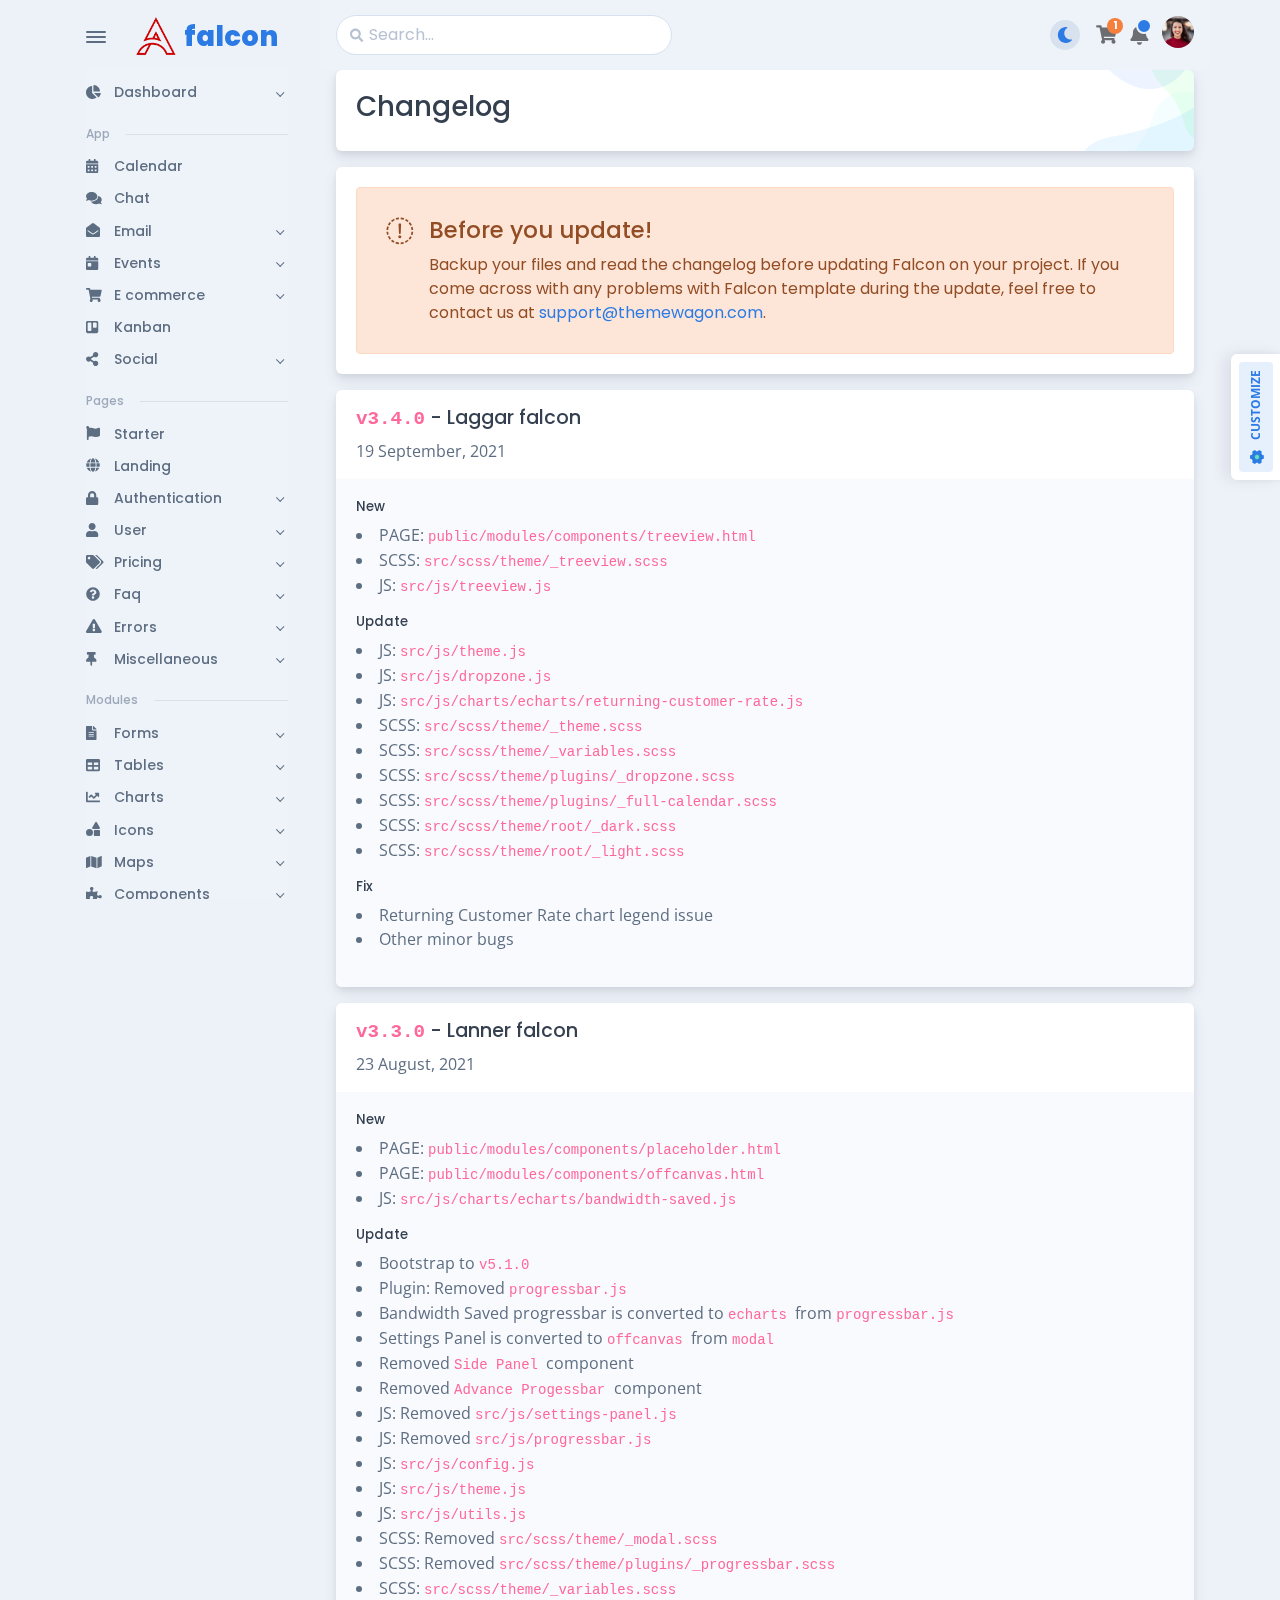
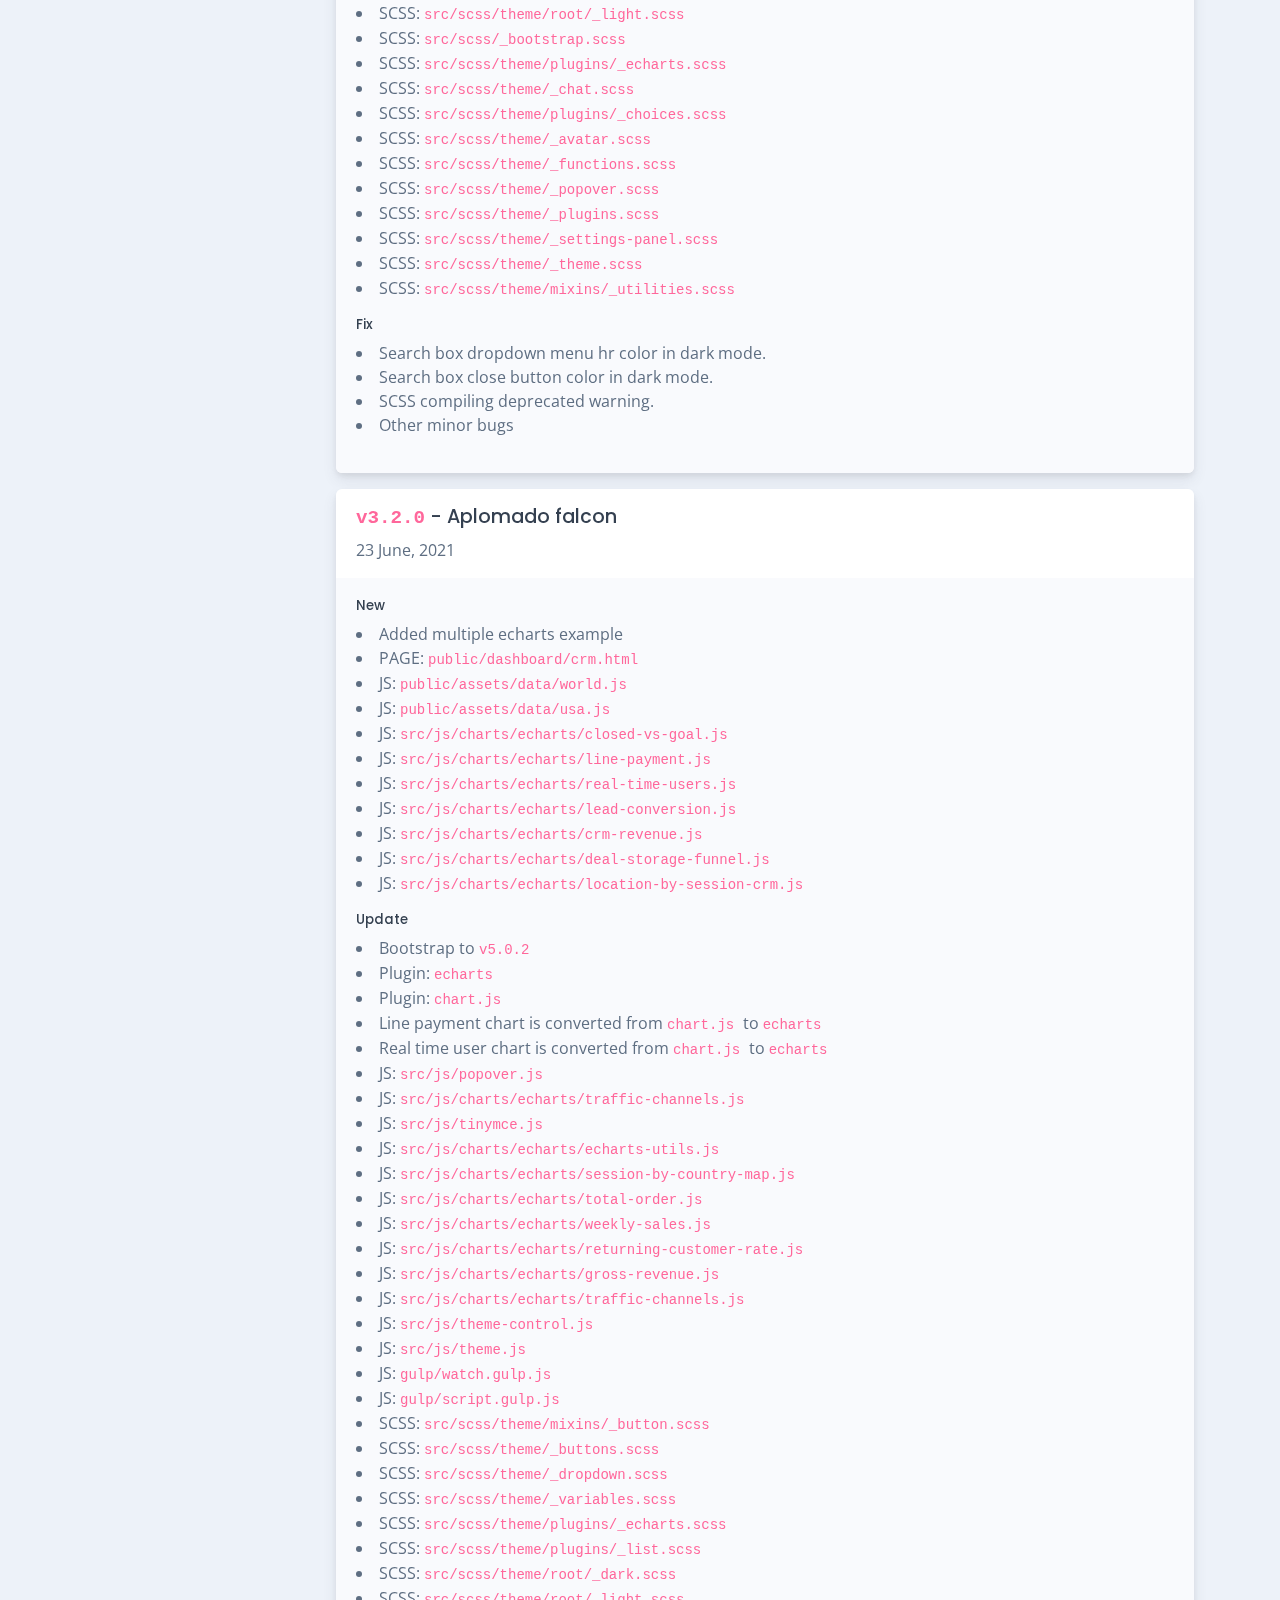
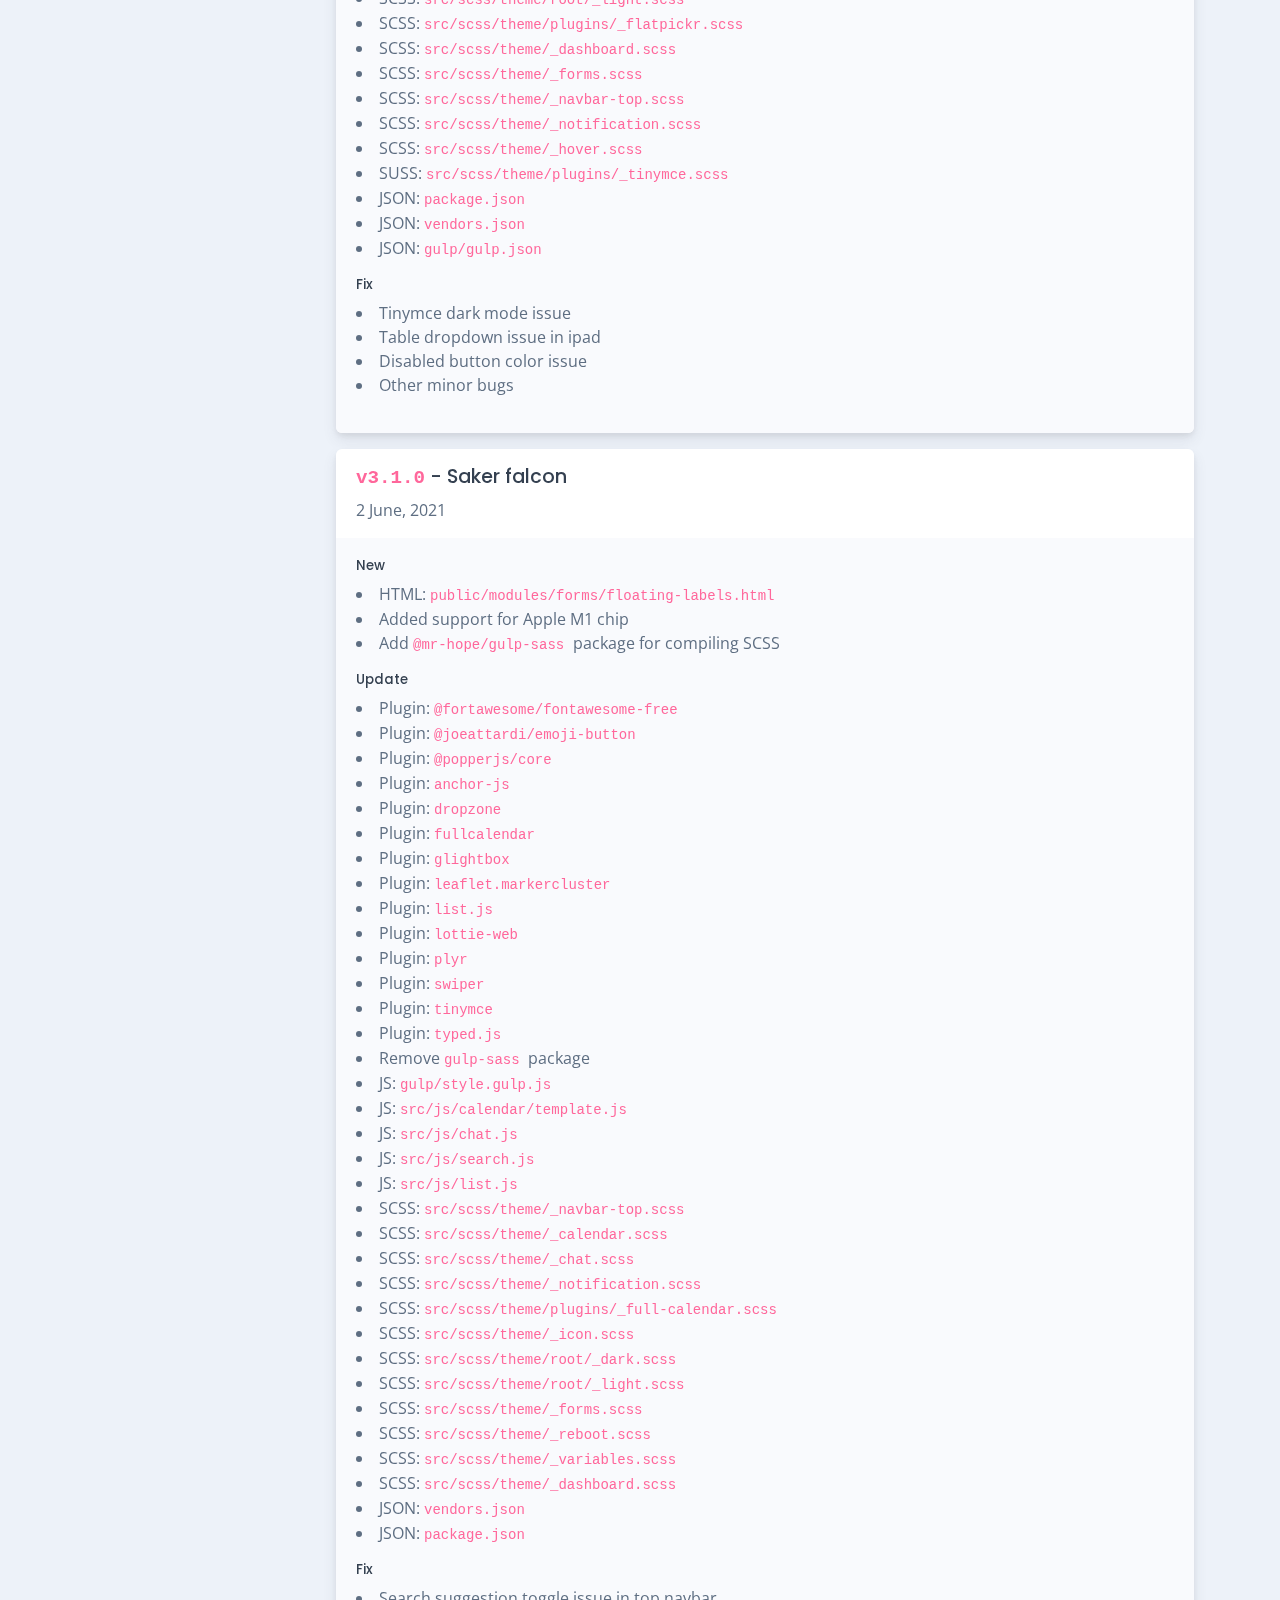
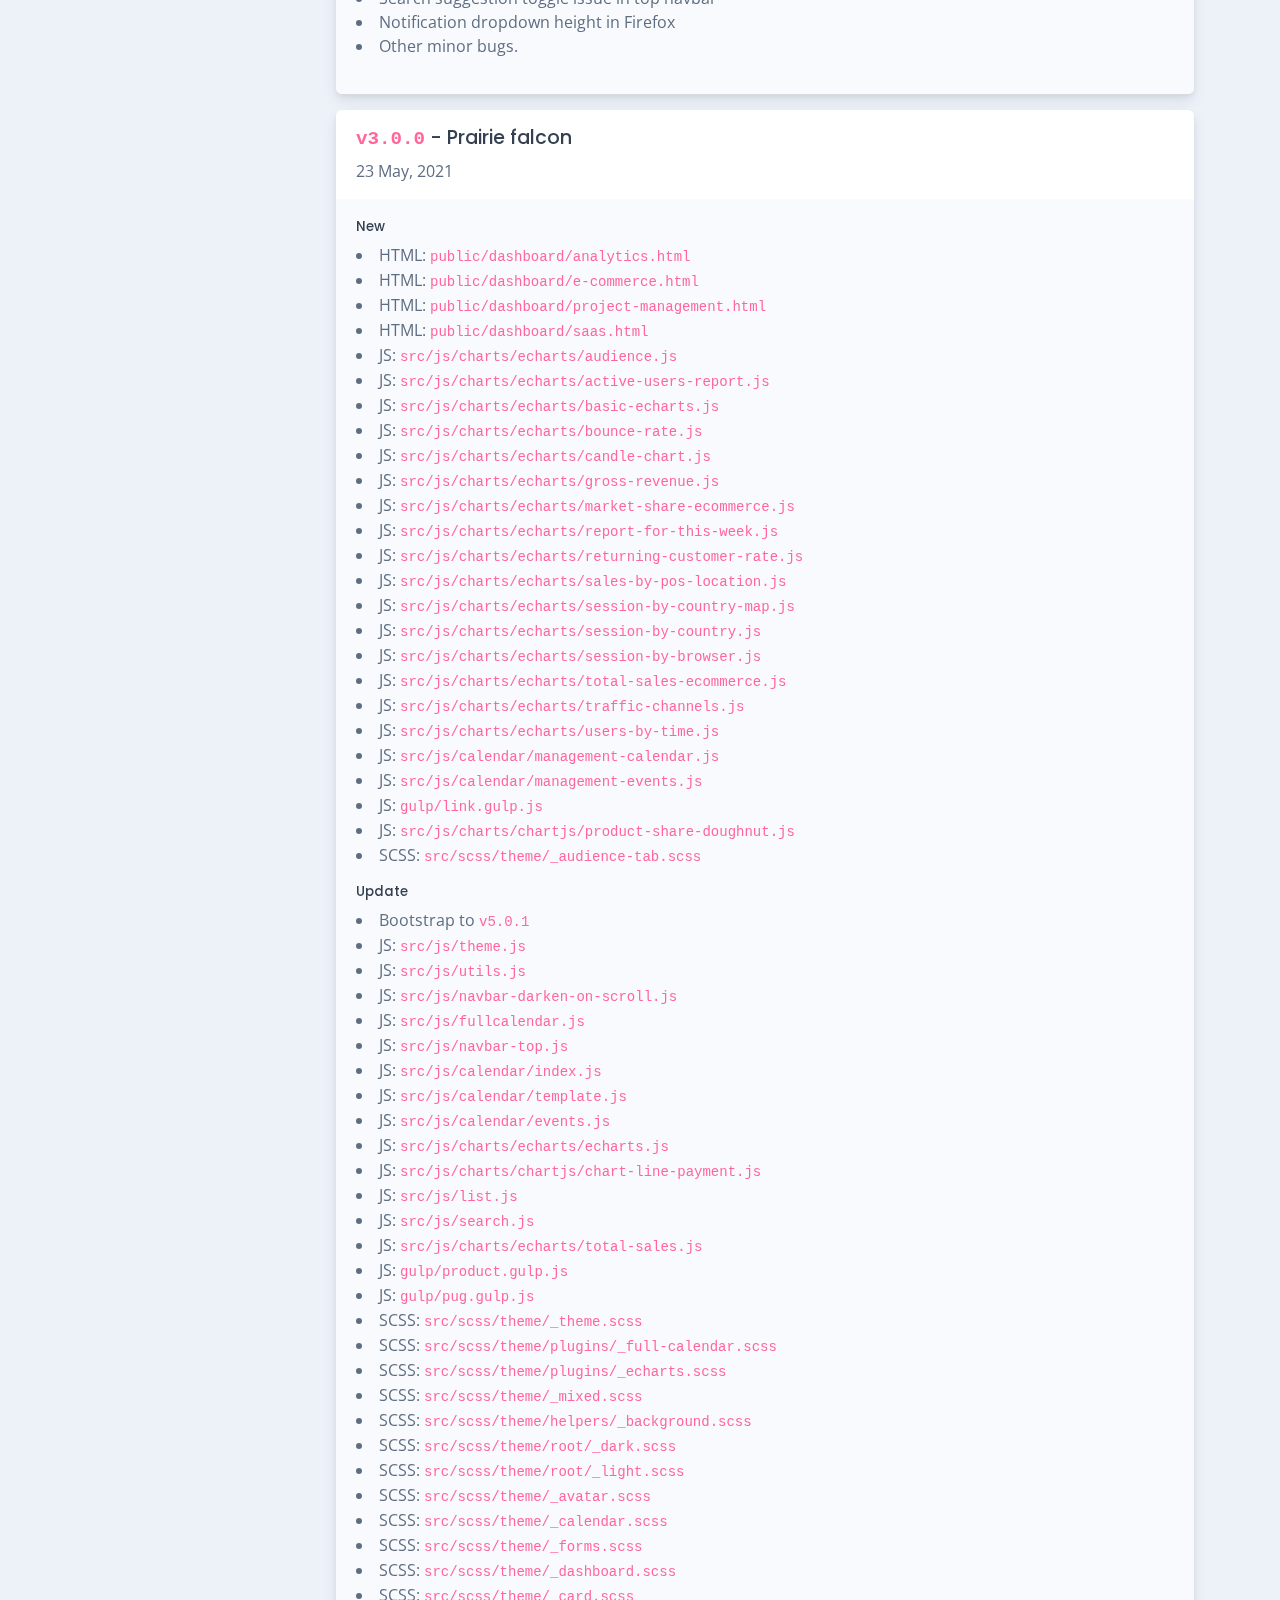
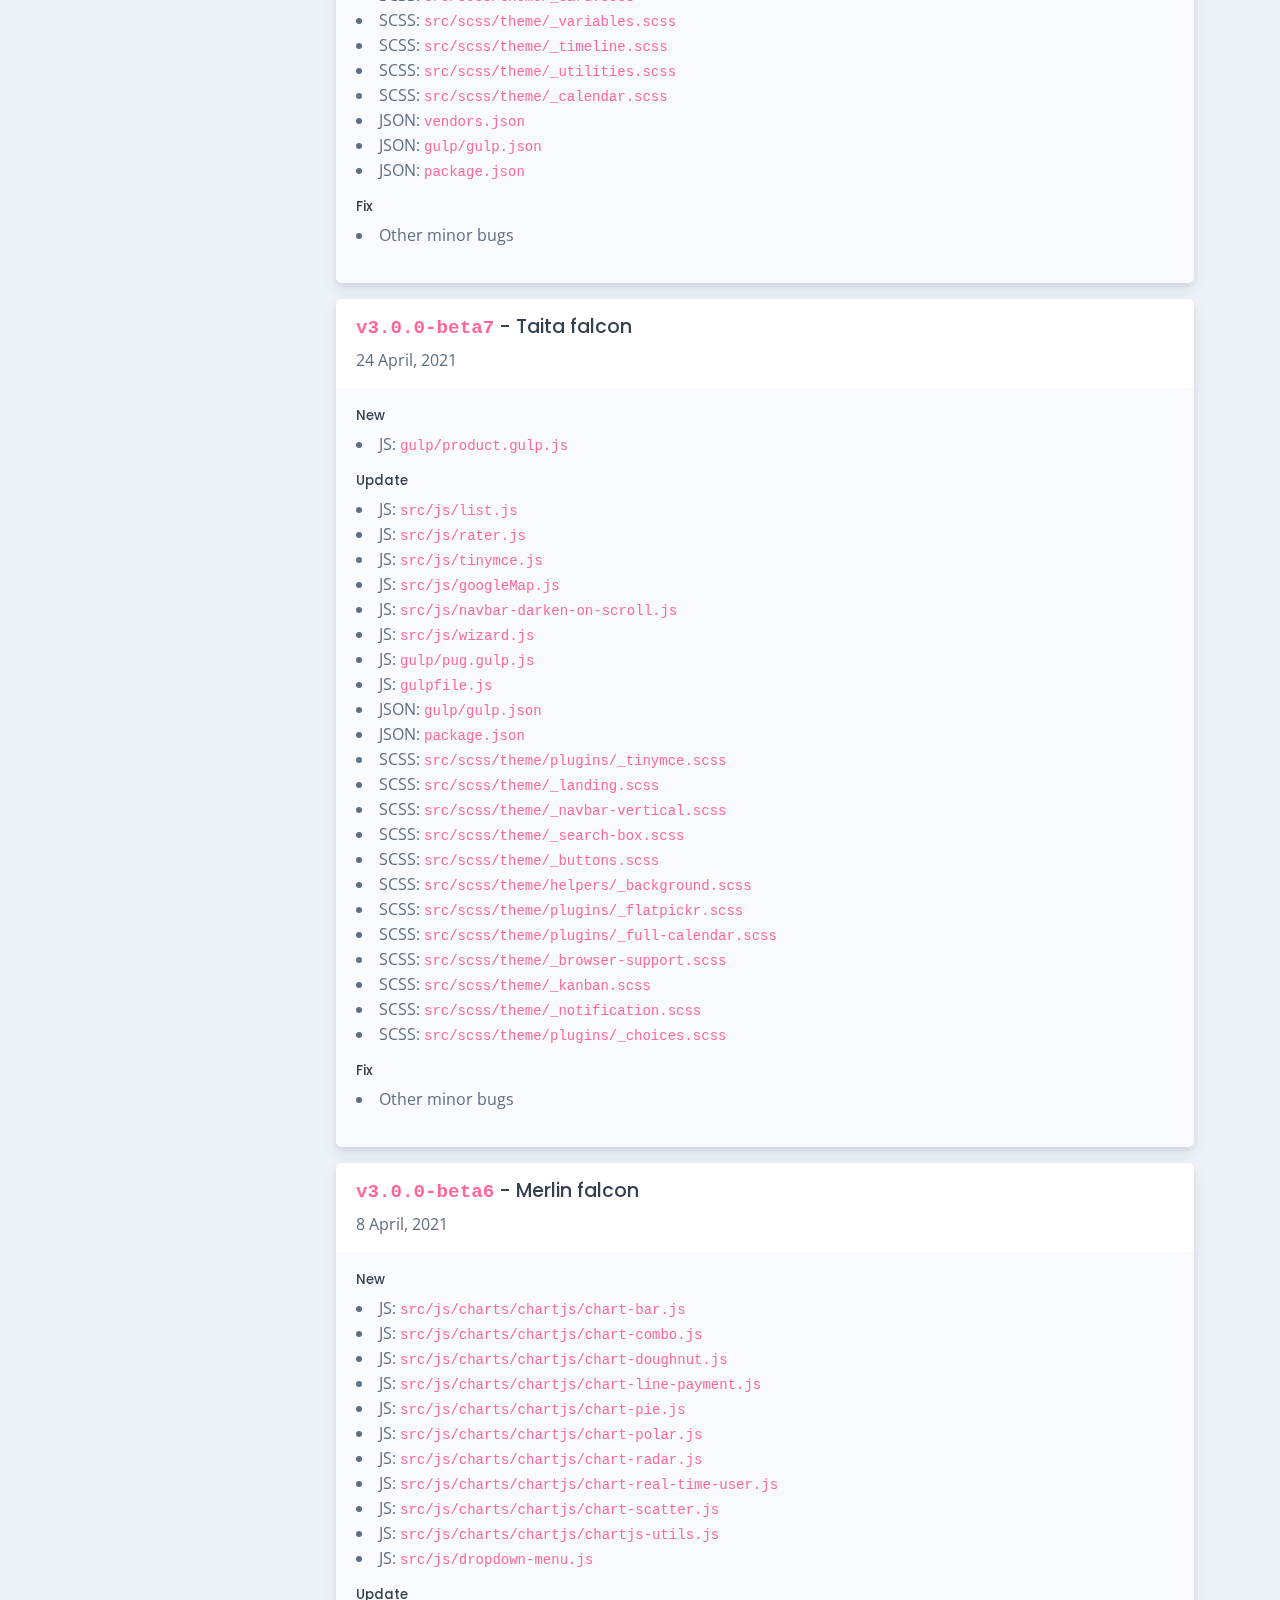
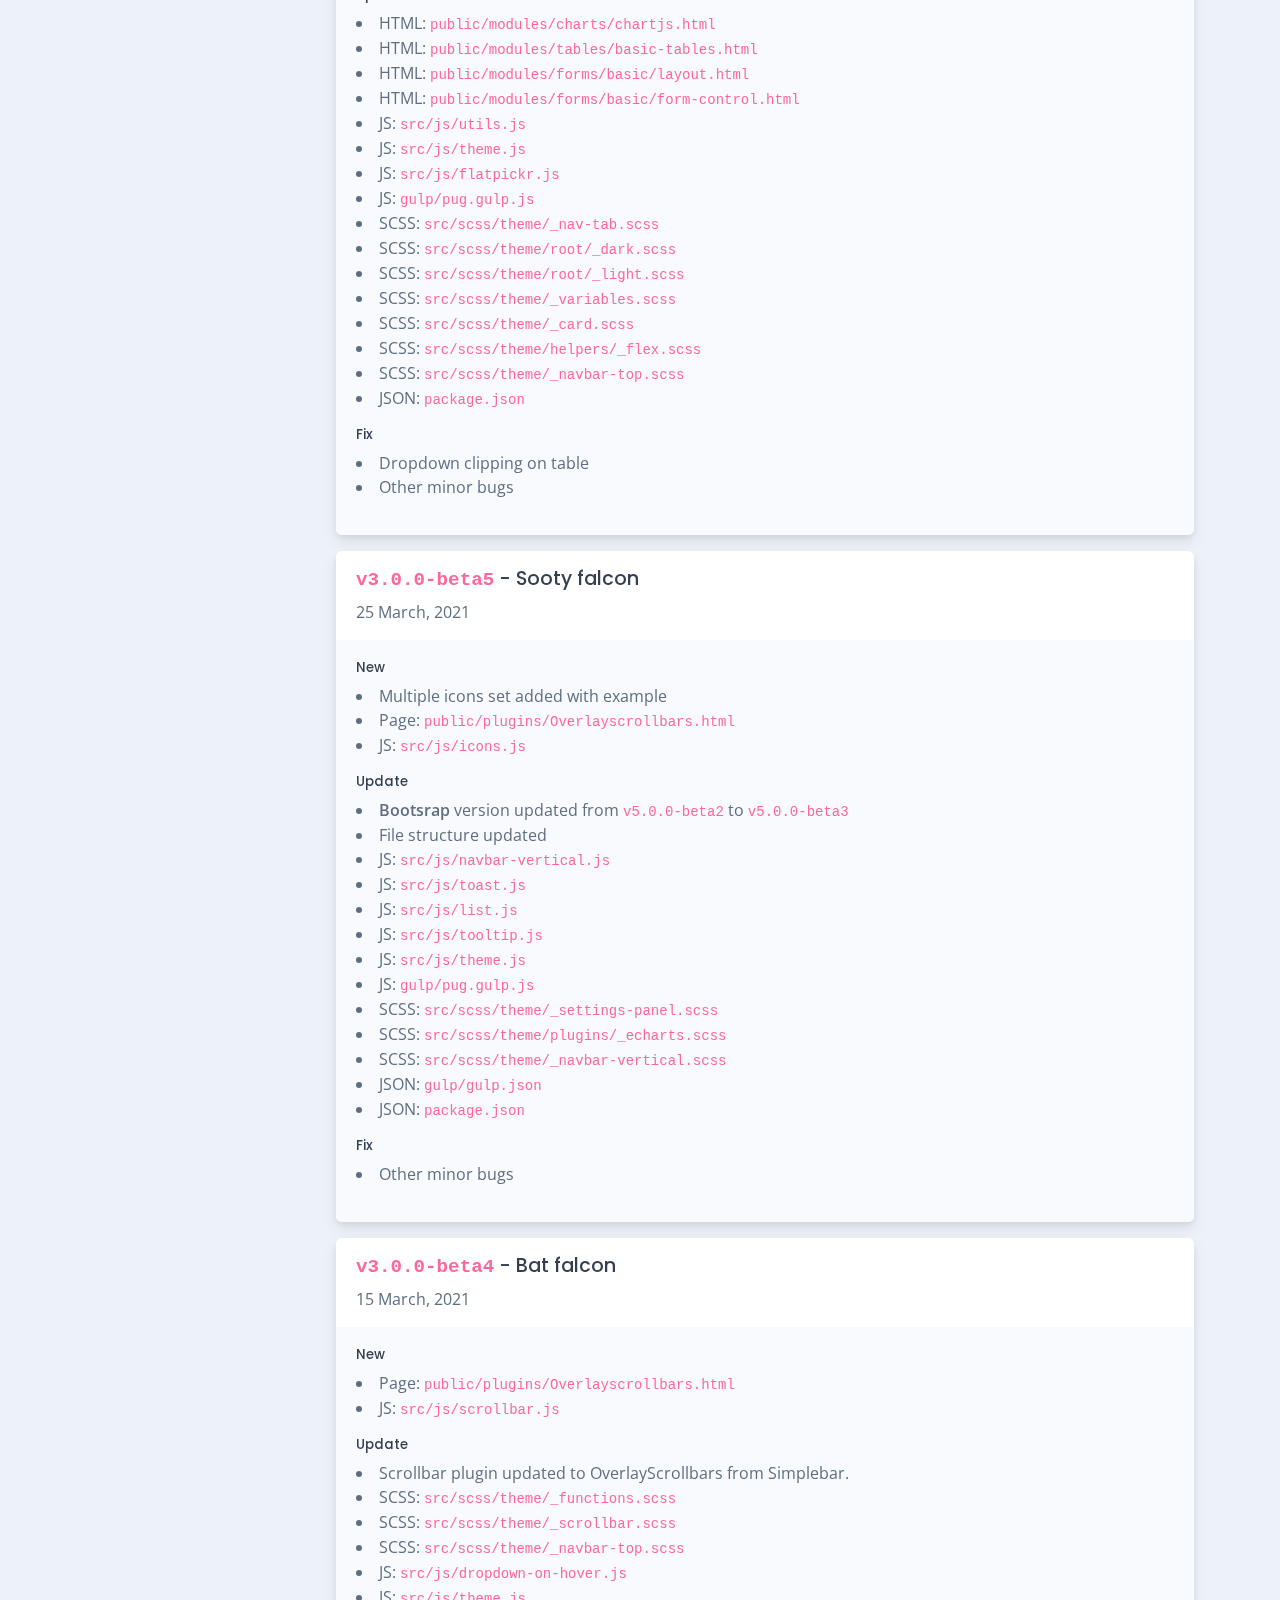
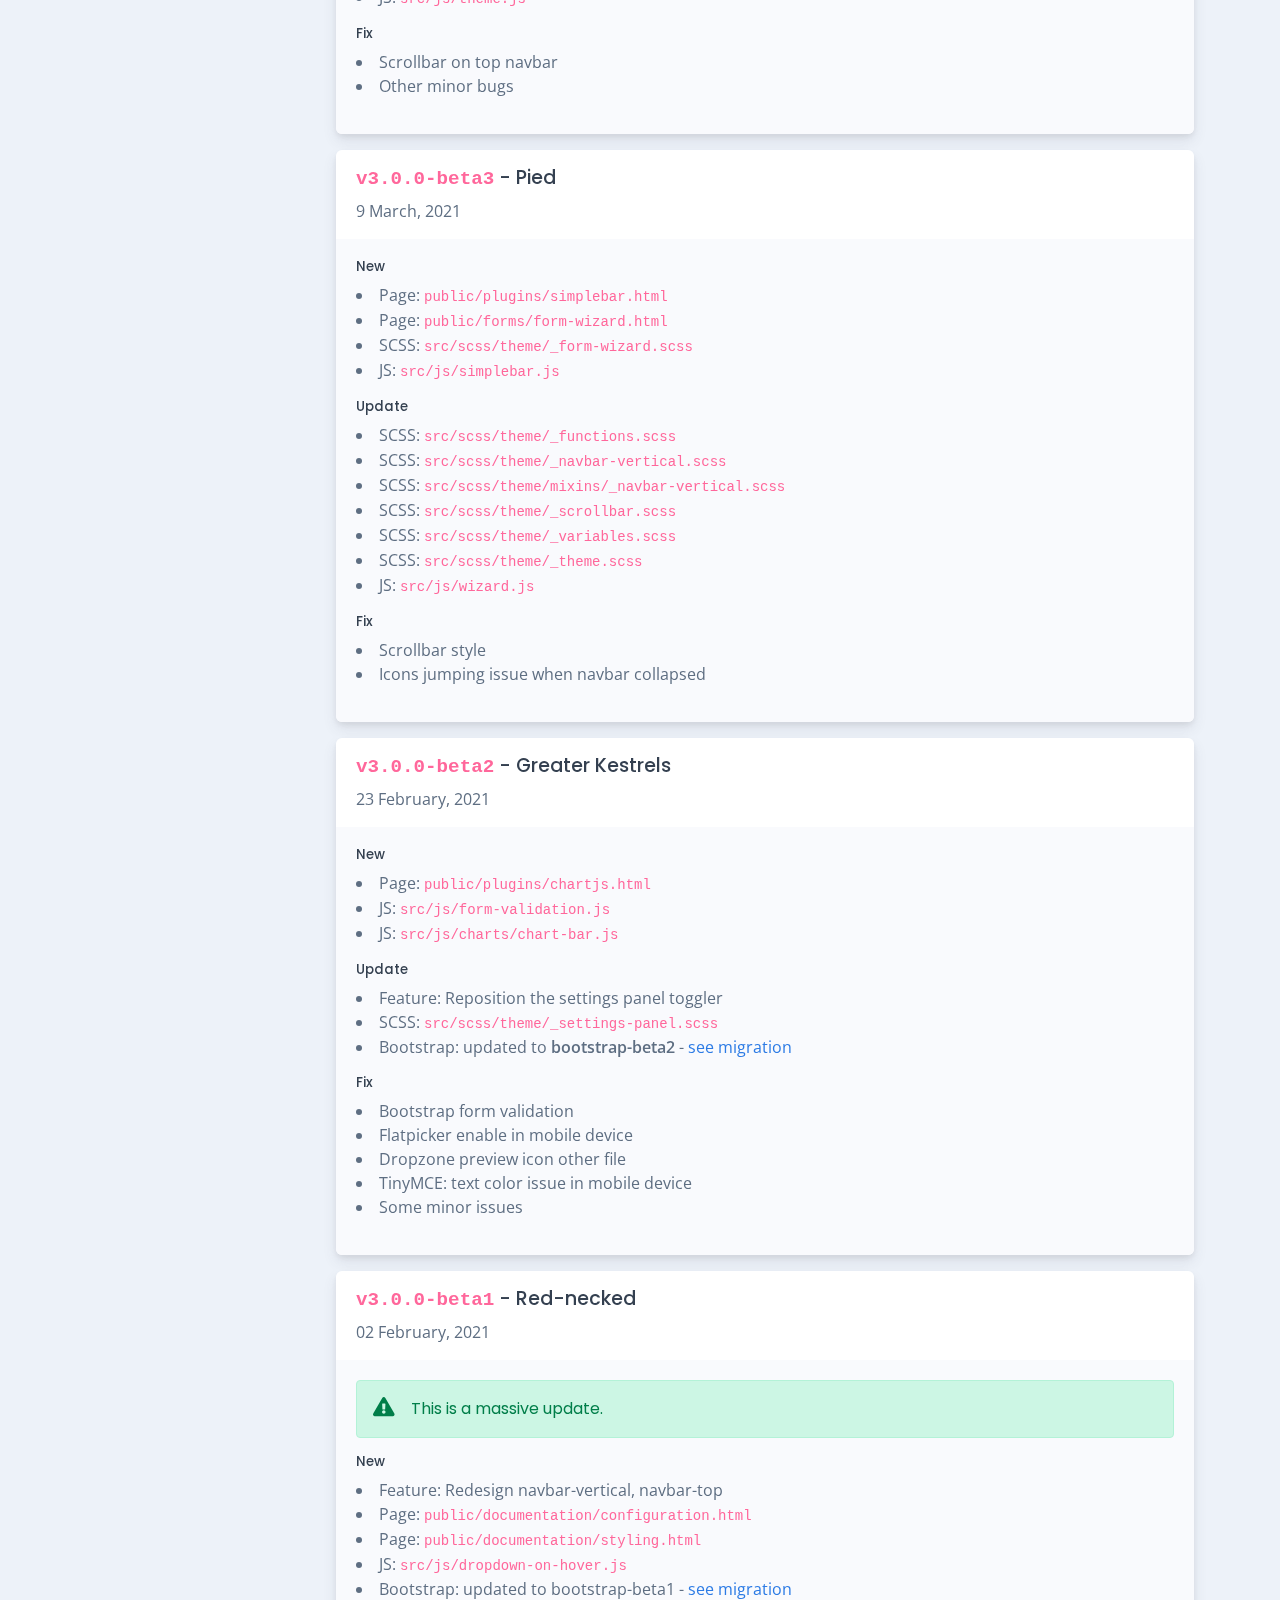
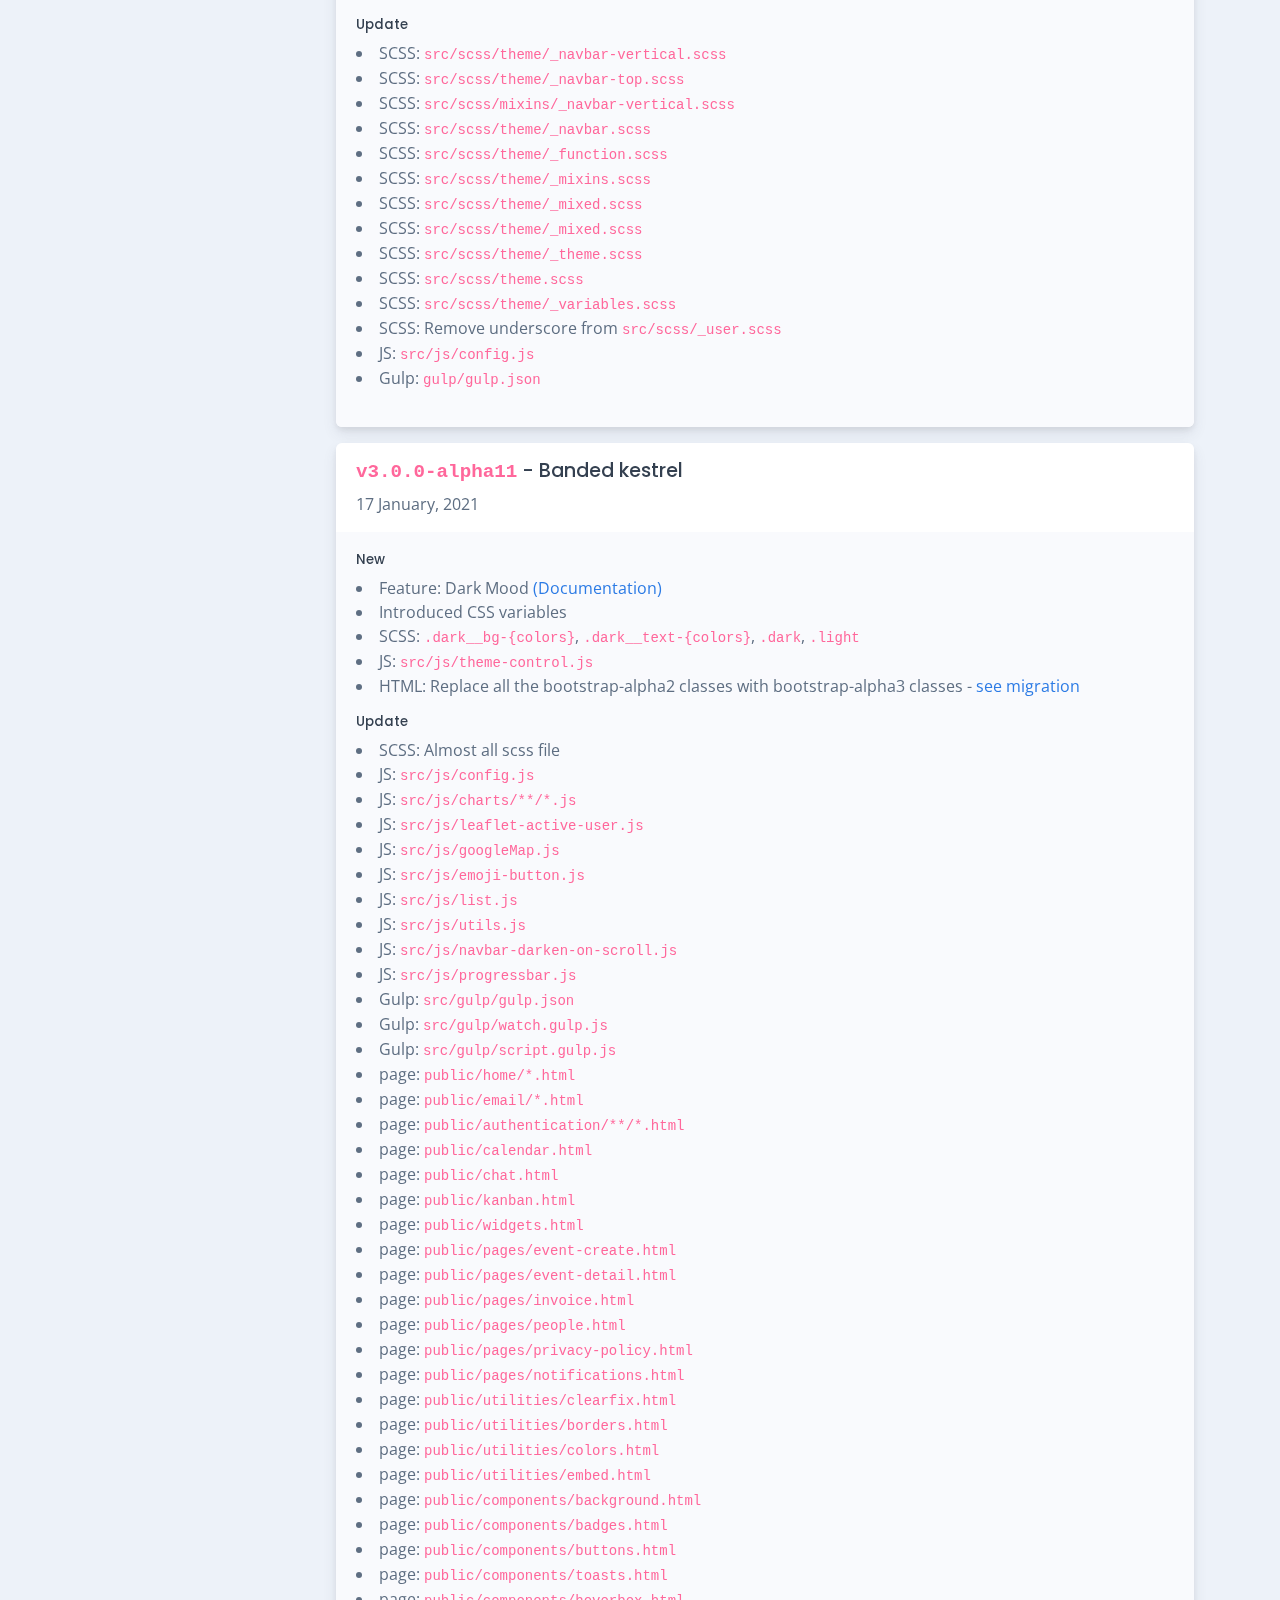
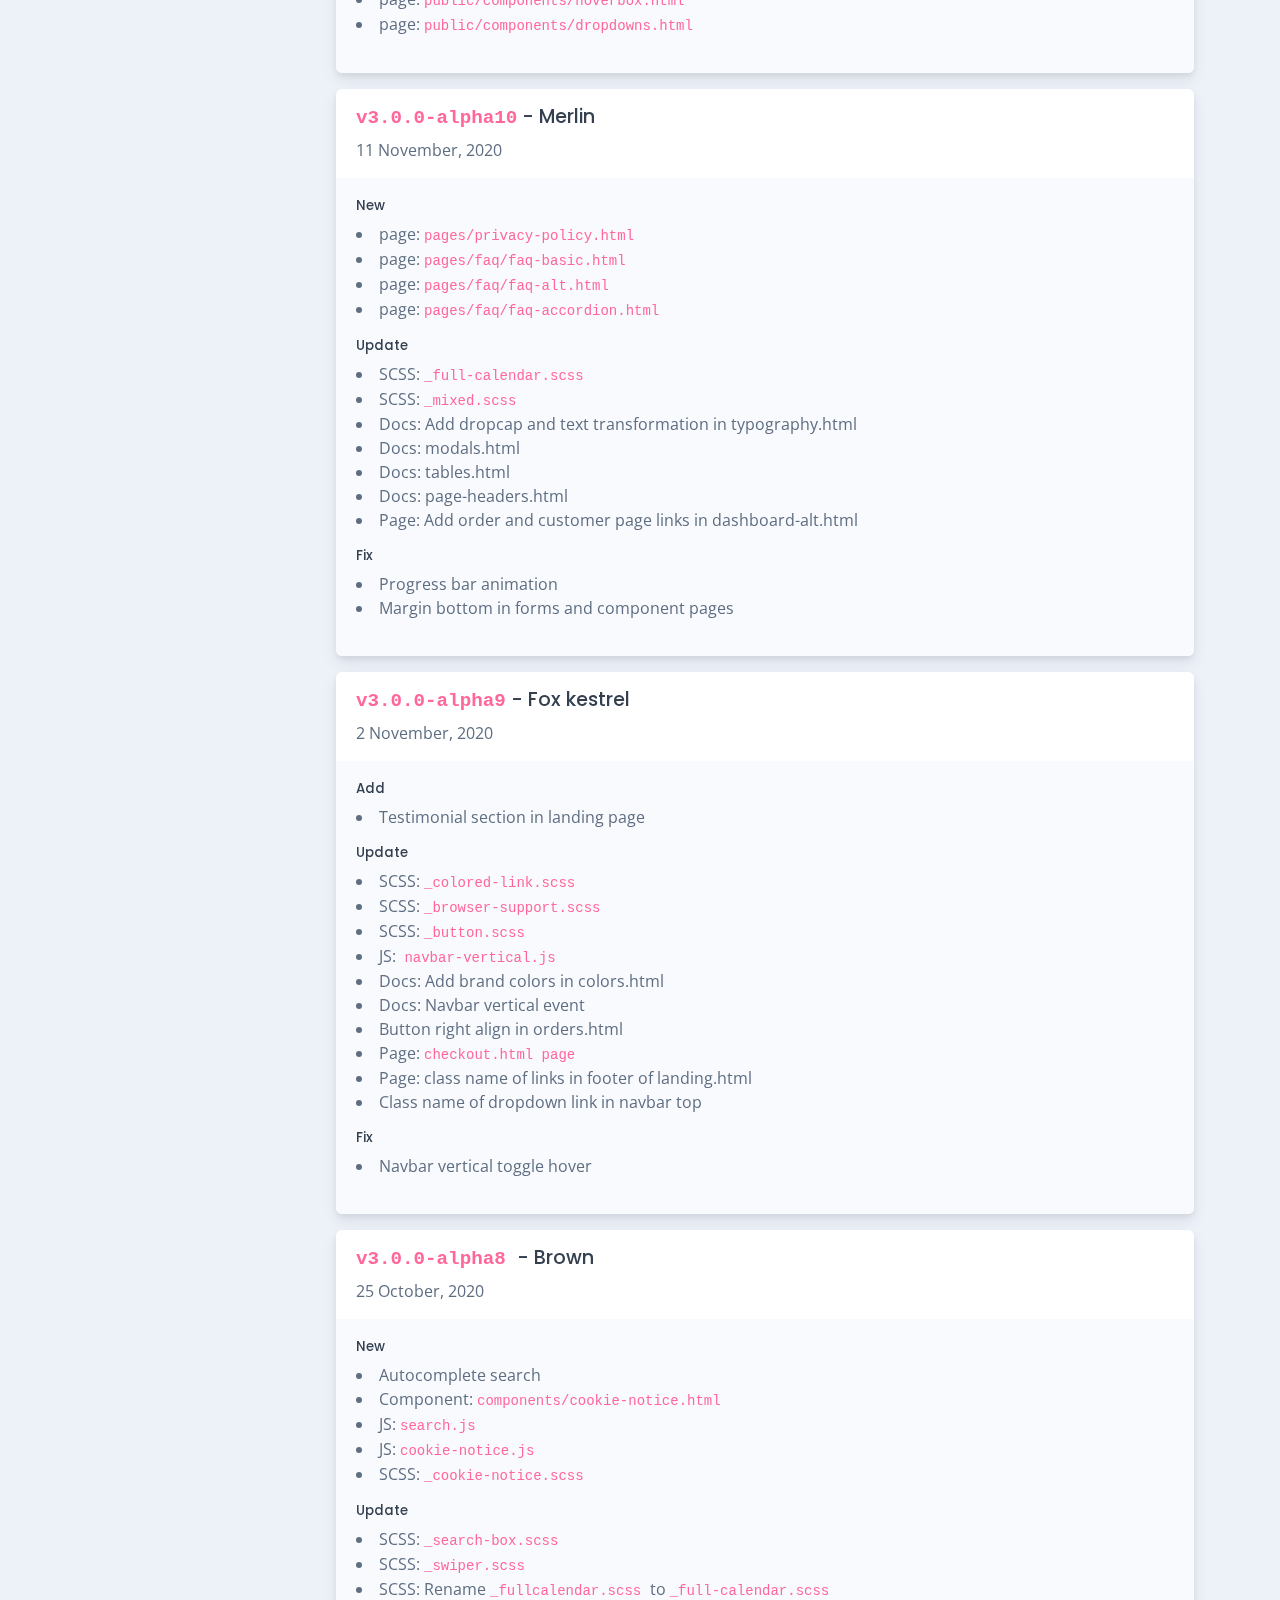
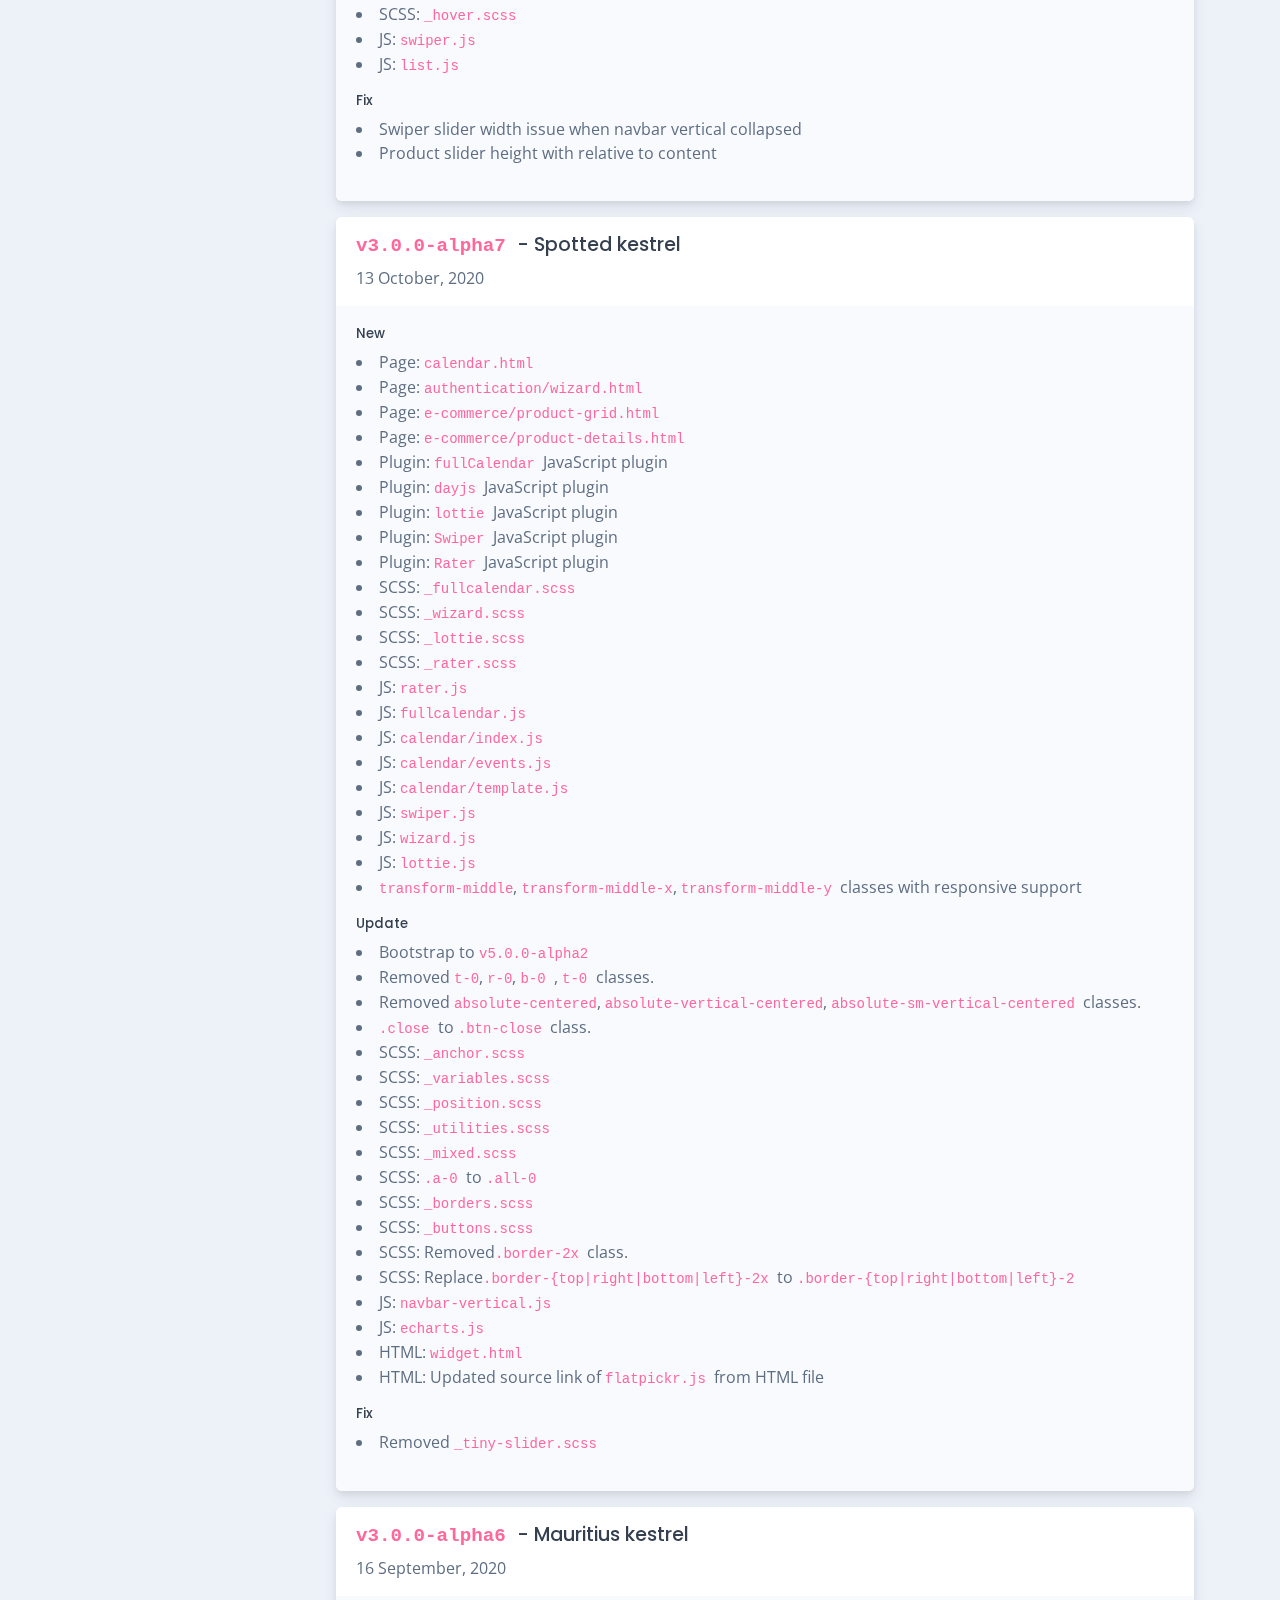
<file: html template/new design/changelog.html>
<!DOCTYPE html>
<html lang="en-US" dir="ltr">

  <head>
    <meta charset="utf-8">
    <meta http-equiv="X-UA-Compatible" content="IE=edge">
    <meta name="viewport" content="width=device-width, initial-scale=1">


    <!-- ===============================================-->
    <!--    Document Title-->
    <!-- ===============================================-->
    <title>Falcon | Dashboard &amp; Web App Template</title>


    <!-- ===============================================-->
    <!--    Favicons-->
    <!-- ===============================================-->
    <link rel="apple-touch-icon" sizes="180x180" href="assets/img/favicons/apple-touch-icon.png">
    <link rel="icon" type="image/png" sizes="32x32" href="assets/img/favicons/favicon-32x32.png">
    <link rel="icon" type="image/png" sizes="16x16" href="assets/img/favicons/favicon-16x16.png">
    <link rel="shortcut icon" type="image/x-icon" href="assets/img/favicons/favicon.ico">
    <link rel="manifest" href="assets/img/favicons/manifest.json">
    <meta name="msapplication-TileImage" content="assets/img/favicons/mstile-150x150.png">
    <meta name="theme-color" content="#ffffff">
    <script src="assets/js/config.js"></script>
    <script src="vendors/overlayscrollbars/OverlayScrollbars.min.js"></script>


    <!-- ===============================================-->
    <!--    Stylesheets-->
    <!-- ===============================================-->
    <link href="vendors/prism/prism-okaidia.css" rel="stylesheet">
    <link rel="preconnect" href="https://fonts.gstatic.com">
    <link href="https://fonts.googleapis.com/css?family=Open+Sans:300,400,500,600,700%7cPoppins:300,400,500,600,700,800,900&amp;display=swap" rel="stylesheet">
    <link href="vendors/overlayscrollbars/OverlayScrollbars.min.css" rel="stylesheet">
    <link href="assets/css/theme-rtl.min.css" rel="stylesheet" id="style-rtl">
    <link href="assets/css/theme.min.css" rel="stylesheet" id="style-default">
    <link href="assets/css/user-rtl.min.css" rel="stylesheet" id="user-style-rtl">
    <link href="assets/css/user.min.css" rel="stylesheet" id="user-style-default">
    <script>
      var isRTL = JSON.parse(localStorage.getItem('isRTL'));
      if (isRTL) {
        var linkDefault = document.getElementById('style-default');
        var userLinkDefault = document.getElementById('user-style-default');
        linkDefault.setAttribute('disabled', true);
        userLinkDefault.setAttribute('disabled', true);
        document.querySelector('html').setAttribute('dir', 'rtl');
      } else {
        var linkRTL = document.getElementById('style-rtl');
        var userLinkRTL = document.getElementById('user-style-rtl');
        linkRTL.setAttribute('disabled', true);
        userLinkRTL.setAttribute('disabled', true);
      }
    </script>
  </head>


  <body>

    <!-- ===============================================-->
    <!--    Main Content-->
    <!-- ===============================================-->
    <main class="main" id="top">
      <div class="container" data-layout="container">
        <script>
          var isFluid = JSON.parse(localStorage.getItem('isFluid'));
          if (isFluid) {
            var container = document.querySelector('[data-layout]');
            container.classList.remove('container');
            container.classList.add('container-fluid');
          }
        </script>
        <nav class="navbar navbar-light navbar-vertical navbar-expand-xl">
          <script>
            var navbarStyle = localStorage.getItem("navbarStyle");
            if (navbarStyle && navbarStyle !== 'transparent') {
              document.querySelector('.navbar-vertical').classList.add(`navbar-${navbarStyle}`);
            }
          </script>
          <div class="d-flex align-items-center">
            <div class="toggle-icon-wrapper">

              <button class="btn navbar-toggler-humburger-icon navbar-vertical-toggle" data-bs-toggle="tooltip" data-bs-placement="left" title="Toggle Navigation"><span class="navbar-toggle-icon"><span class="toggle-line"></span></span></button>

            </div><a class="navbar-brand" href="index.html">
              <div class="d-flex align-items-center py-3"><img class="me-2" src="assets/img/icons/spot-illustrations/falcon.png" alt="" width="40" /><span class="font-sans-serif">falcon</span>
              </div>
            </a>
          </div>
          <div class="collapse navbar-collapse" id="navbarVerticalCollapse">
            <div class="navbar-vertical-content scrollbar">
              <ul class="navbar-nav flex-column mb-3" id="navbarVerticalNav">
                <li class="nav-item">
                  <!-- parent pages--><a class="nav-link dropdown-indicator" href="#dashboard" role="button" data-bs-toggle="collapse" aria-expanded="false" aria-controls="dashboard">
                    <div class="d-flex align-items-center"><span class="nav-link-icon"><span class="fas fa-chart-pie"></span></span><span class="nav-link-text ps-1">Dashboard</span>
                    </div>
                  </a>
                  <ul class="nav collapse false" id="dashboard">
                    <li class="nav-item"><a class="nav-link" href="index.html" aria-expanded="false">
                        <div class="d-flex align-items-center"><span class="nav-link-text ps-1">Default</span>
                        </div>
                      </a>
                      <!-- more inner pages-->
                    </li>
                    <li class="nav-item"><a class="nav-link" href="dashboard/analytics.html" aria-expanded="false">
                        <div class="d-flex align-items-center"><span class="nav-link-text ps-1">Analytics</span>
                        </div>
                      </a>
                      <!-- more inner pages-->
                    </li>
                    <li class="nav-item"><a class="nav-link" href="dashboard/crm.html" aria-expanded="false">
                        <div class="d-flex align-items-center"><span class="nav-link-text ps-1">CRM</span>
                        </div>
                      </a>
                      <!-- more inner pages-->
                    </li>
                    <li class="nav-item"><a class="nav-link" href="dashboard/e-commerce.html" aria-expanded="false">
                        <div class="d-flex align-items-center"><span class="nav-link-text ps-1">E commerce</span>
                        </div>
                      </a>
                      <!-- more inner pages-->
                    </li>
                    <li class="nav-item"><a class="nav-link" href="dashboard/project-management.html" aria-expanded="false">
                        <div class="d-flex align-items-center"><span class="nav-link-text ps-1">Management</span>
                        </div>
                      </a>
                      <!-- more inner pages-->
                    </li>
                    <li class="nav-item"><a class="nav-link" href="dashboard/saas.html" aria-expanded="false">
                        <div class="d-flex align-items-center"><span class="nav-link-text ps-1">SaaS</span>
                        </div>
                      </a>
                      <!-- more inner pages-->
                    </li>
                  </ul>
                </li>
                <li class="nav-item">
                  <!-- label-->
                  <div class="row navbar-vertical-label-wrapper mt-3 mb-2">
                    <div class="col-auto navbar-vertical-label">App
                    </div>
                    <div class="col ps-0">
                      <hr class="mb-0 navbar-vertical-divider" />
                    </div>
                  </div>
                  <!-- parent pages--><a class="nav-link" href="app/calendar.html" role="button" aria-expanded="false">
                    <div class="d-flex align-items-center"><span class="nav-link-icon"><span class="fas fa-calendar-alt"></span></span><span class="nav-link-text ps-1">Calendar</span>
                    </div>
                  </a>
                  <!-- parent pages--><a class="nav-link" href="app/chat.html" role="button" aria-expanded="false">
                    <div class="d-flex align-items-center"><span class="nav-link-icon"><span class="fas fa-comments"></span></span><span class="nav-link-text ps-1">Chat</span>
                    </div>
                  </a>
                  <!-- parent pages--><a class="nav-link dropdown-indicator" href="#email" role="button" data-bs-toggle="collapse" aria-expanded="false" aria-controls="email">
                    <div class="d-flex align-items-center"><span class="nav-link-icon"><span class="fas fa-envelope-open"></span></span><span class="nav-link-text ps-1">Email</span>
                    </div>
                  </a>
                  <ul class="nav collapse false" id="email">
                    <li class="nav-item"><a class="nav-link" href="app/email/inbox.html" aria-expanded="false">
                        <div class="d-flex align-items-center"><span class="nav-link-text ps-1">Inbox</span>
                        </div>
                      </a>
                      <!-- more inner pages-->
                    </li>
                    <li class="nav-item"><a class="nav-link" href="app/email/email-detail.html" aria-expanded="false">
                        <div class="d-flex align-items-center"><span class="nav-link-text ps-1">Email detail</span>
                        </div>
                      </a>
                      <!-- more inner pages-->
                    </li>
                    <li class="nav-item"><a class="nav-link" href="app/email/compose.html" aria-expanded="false">
                        <div class="d-flex align-items-center"><span class="nav-link-text ps-1">Compose</span>
                        </div>
                      </a>
                      <!-- more inner pages-->
                    </li>
                  </ul>
                  <!-- parent pages--><a class="nav-link dropdown-indicator" href="#events" role="button" data-bs-toggle="collapse" aria-expanded="false" aria-controls="events">
                    <div class="d-flex align-items-center"><span class="nav-link-icon"><span class="fas fa-calendar-day"></span></span><span class="nav-link-text ps-1">Events</span>
                    </div>
                  </a>
                  <ul class="nav collapse false" id="events">
                    <li class="nav-item"><a class="nav-link" href="app/events/create-an-event.html" aria-expanded="false">
                        <div class="d-flex align-items-center"><span class="nav-link-text ps-1">Create an event</span>
                        </div>
                      </a>
                      <!-- more inner pages-->
                    </li>
                    <li class="nav-item"><a class="nav-link" href="app/events/event-detail.html" aria-expanded="false">
                        <div class="d-flex align-items-center"><span class="nav-link-text ps-1">Event detail</span>
                        </div>
                      </a>
                      <!-- more inner pages-->
                    </li>
                    <li class="nav-item"><a class="nav-link" href="app/events/event-list.html" aria-expanded="false">
                        <div class="d-flex align-items-center"><span class="nav-link-text ps-1">Event list</span>
                        </div>
                      </a>
                      <!-- more inner pages-->
                    </li>
                  </ul>
                  <!-- parent pages--><a class="nav-link dropdown-indicator" href="#e-commerce" role="button" data-bs-toggle="collapse" aria-expanded="false" aria-controls="e-commerce">
                    <div class="d-flex align-items-center"><span class="nav-link-icon"><span class="fas fa-shopping-cart"></span></span><span class="nav-link-text ps-1">E commerce</span>
                    </div>
                  </a>
                  <ul class="nav collapse false" id="e-commerce">
                    <li class="nav-item"><a class="nav-link dropdown-indicator" href="#product" data-bs-toggle="collapse" aria-expanded="false" aria-controls="e-commerce">
                        <div class="d-flex align-items-center"><span class="nav-link-text ps-1">Product</span>
                        </div>
                      </a>
                      <!-- more inner pages-->
                      <ul class="nav collapse false" id="product">
                        <li class="nav-item"><a class="nav-link" href="app/e-commerce/product/product-list.html" aria-expanded="false">
                            <div class="d-flex align-items-center"><span class="nav-link-text ps-1">Product list</span>
                            </div>
                          </a>
                          <!-- more inner pages-->
                        </li>
                        <li class="nav-item"><a class="nav-link" href="app/e-commerce/product/product-grid.html" aria-expanded="false">
                            <div class="d-flex align-items-center"><span class="nav-link-text ps-1">Product grid</span>
                            </div>
                          </a>
                          <!-- more inner pages-->
                        </li>
                        <li class="nav-item"><a class="nav-link" href="app/e-commerce/product/product-details.html" aria-expanded="false">
                            <div class="d-flex align-items-center"><span class="nav-link-text ps-1">Product details</span>
                            </div>
                          </a>
                          <!-- more inner pages-->
                        </li>
                      </ul>
                    </li>
                    <li class="nav-item"><a class="nav-link dropdown-indicator" href="#orders" data-bs-toggle="collapse" aria-expanded="false" aria-controls="e-commerce">
                        <div class="d-flex align-items-center"><span class="nav-link-text ps-1">Orders</span>
                        </div>
                      </a>
                      <!-- more inner pages-->
                      <ul class="nav collapse false" id="orders">
                        <li class="nav-item"><a class="nav-link" href="app/e-commerce/orders/order-list.html" aria-expanded="false">
                            <div class="d-flex align-items-center"><span class="nav-link-text ps-1">Order list</span>
                            </div>
                          </a>
                          <!-- more inner pages-->
                        </li>
                        <li class="nav-item"><a class="nav-link" href="app/e-commerce/orders/order-details.html" aria-expanded="false">
                            <div class="d-flex align-items-center"><span class="nav-link-text ps-1">Order details</span>
                            </div>
                          </a>
                          <!-- more inner pages-->
                        </li>
                      </ul>
                    </li>
                    <li class="nav-item"><a class="nav-link" href="app/e-commerce/customers.html" aria-expanded="false">
                        <div class="d-flex align-items-center"><span class="nav-link-text ps-1">Customers</span>
                        </div>
                      </a>
                      <!-- more inner pages-->
                    </li>
                    <li class="nav-item"><a class="nav-link" href="app/e-commerce/customer-details.html" aria-expanded="false">
                        <div class="d-flex align-items-center"><span class="nav-link-text ps-1">Customer details</span>
                        </div>
                      </a>
                      <!-- more inner pages-->
                    </li>
                    <li class="nav-item"><a class="nav-link" href="app/e-commerce/shopping-cart.html" aria-expanded="false">
                        <div class="d-flex align-items-center"><span class="nav-link-text ps-1">Shopping cart</span>
                        </div>
                      </a>
                      <!-- more inner pages-->
                    </li>
                    <li class="nav-item"><a class="nav-link" href="app/e-commerce/checkout.html" aria-expanded="false">
                        <div class="d-flex align-items-center"><span class="nav-link-text ps-1">Checkout</span>
                        </div>
                      </a>
                      <!-- more inner pages-->
                    </li>
                    <li class="nav-item"><a class="nav-link" href="app/e-commerce/billing.html" aria-expanded="false">
                        <div class="d-flex align-items-center"><span class="nav-link-text ps-1">Billing</span>
                        </div>
                      </a>
                      <!-- more inner pages-->
                    </li>
                    <li class="nav-item"><a class="nav-link" href="app/e-commerce/invoice.html" aria-expanded="false">
                        <div class="d-flex align-items-center"><span class="nav-link-text ps-1">Invoice</span>
                        </div>
                      </a>
                      <!-- more inner pages-->
                    </li>
                  </ul>
                  <!-- parent pages--><a class="nav-link" href="app/kanban.html" role="button" aria-expanded="false">
                    <div class="d-flex align-items-center"><span class="nav-link-icon"><span class="fab fa-trello"></span></span><span class="nav-link-text ps-1">Kanban</span>
                    </div>
                  </a>
                  <!-- parent pages--><a class="nav-link dropdown-indicator" href="#social" role="button" data-bs-toggle="collapse" aria-expanded="false" aria-controls="social">
                    <div class="d-flex align-items-center"><span class="nav-link-icon"><span class="fas fa-share-alt"></span></span><span class="nav-link-text ps-1">Social</span>
                    </div>
                  </a>
                  <ul class="nav collapse false" id="social">
                    <li class="nav-item"><a class="nav-link" href="app/social/feed.html" aria-expanded="false">
                        <div class="d-flex align-items-center"><span class="nav-link-text ps-1">Feed</span>
                        </div>
                      </a>
                      <!-- more inner pages-->
                    </li>
                    <li class="nav-item"><a class="nav-link" href="app/social/activity-log.html" aria-expanded="false">
                        <div class="d-flex align-items-center"><span class="nav-link-text ps-1">Activity log</span>
                        </div>
                      </a>
                      <!-- more inner pages-->
                    </li>
                    <li class="nav-item"><a class="nav-link" href="app/social/notifications.html" aria-expanded="false">
                        <div class="d-flex align-items-center"><span class="nav-link-text ps-1">Notifications</span>
                        </div>
                      </a>
                      <!-- more inner pages-->
                    </li>
                    <li class="nav-item"><a class="nav-link" href="app/social/followers.html" aria-expanded="false">
                        <div class="d-flex align-items-center"><span class="nav-link-text ps-1">Followers</span>
                        </div>
                      </a>
                      <!-- more inner pages-->
                    </li>
                  </ul>
                </li>
                <li class="nav-item">
                  <!-- label-->
                  <div class="row navbar-vertical-label-wrapper mt-3 mb-2">
                    <div class="col-auto navbar-vertical-label">Pages
                    </div>
                    <div class="col ps-0">
                      <hr class="mb-0 navbar-vertical-divider" />
                    </div>
                  </div>
                  <!-- parent pages--><a class="nav-link" href="pages/starter.html" role="button" aria-expanded="false">
                    <div class="d-flex align-items-center"><span class="nav-link-icon"><span class="fas fa-flag"></span></span><span class="nav-link-text ps-1">Starter</span>
                    </div>
                  </a>
                  <!-- parent pages--><a class="nav-link" href="pages/landing.html" role="button" aria-expanded="false">
                    <div class="d-flex align-items-center"><span class="nav-link-icon"><span class="fas fa-globe"></span></span><span class="nav-link-text ps-1">Landing</span>
                    </div>
                  </a>
                  <!-- parent pages--><a class="nav-link dropdown-indicator" href="#authentication" role="button" data-bs-toggle="collapse" aria-expanded="false" aria-controls="authentication">
                    <div class="d-flex align-items-center"><span class="nav-link-icon"><span class="fas fa-lock"></span></span><span class="nav-link-text ps-1">Authentication</span>
                    </div>
                  </a>
                  <ul class="nav collapse false" id="authentication">
                    <li class="nav-item"><a class="nav-link dropdown-indicator" href="#simple" data-bs-toggle="collapse" aria-expanded="false" aria-controls="authentication">
                        <div class="d-flex align-items-center"><span class="nav-link-text ps-1">Simple</span>
                        </div>
                      </a>
                      <!-- more inner pages-->
                      <ul class="nav collapse false" id="simple">
                        <li class="nav-item"><a class="nav-link" href="pages/authentication/simple/login.html" aria-expanded="false">
                            <div class="d-flex align-items-center"><span class="nav-link-text ps-1">Login</span>
                            </div>
                          </a>
                          <!-- more inner pages-->
                        </li>
                        <li class="nav-item"><a class="nav-link" href="pages/authentication/simple/logout.html" aria-expanded="false">
                            <div class="d-flex align-items-center"><span class="nav-link-text ps-1">Logout</span>
                            </div>
                          </a>
                          <!-- more inner pages-->
                        </li>
                        <li class="nav-item"><a class="nav-link" href="pages/authentication/simple/register.html" aria-expanded="false">
                            <div class="d-flex align-items-center"><span class="nav-link-text ps-1">Register</span>
                            </div>
                          </a>
                          <!-- more inner pages-->
                        </li>
                        <li class="nav-item"><a class="nav-link" href="pages/authentication/simple/forgot-password.html" aria-expanded="false">
                            <div class="d-flex align-items-center"><span class="nav-link-text ps-1">Forgot password</span>
                            </div>
                          </a>
                          <!-- more inner pages-->
                        </li>
                        <li class="nav-item"><a class="nav-link" href="pages/authentication/simple/confirm-mail.html" aria-expanded="false">
                            <div class="d-flex align-items-center"><span class="nav-link-text ps-1">Confirm mail</span>
                            </div>
                          </a>
                          <!-- more inner pages-->
                        </li>
                        <li class="nav-item"><a class="nav-link" href="pages/authentication/simple/reset-password.html" aria-expanded="false">
                            <div class="d-flex align-items-center"><span class="nav-link-text ps-1">Reset password</span>
                            </div>
                          </a>
                          <!-- more inner pages-->
                        </li>
                        <li class="nav-item"><a class="nav-link" href="pages/authentication/simple/lock-screen.html" aria-expanded="false">
                            <div class="d-flex align-items-center"><span class="nav-link-text ps-1">Lock screen</span>
                            </div>
                          </a>
                          <!-- more inner pages-->
                        </li>
                      </ul>
                    </li>
                    <li class="nav-item"><a class="nav-link dropdown-indicator" href="#card" data-bs-toggle="collapse" aria-expanded="false" aria-controls="authentication">
                        <div class="d-flex align-items-center"><span class="nav-link-text ps-1">Card</span>
                        </div>
                      </a>
                      <!-- more inner pages-->
                      <ul class="nav collapse false" id="card">
                        <li class="nav-item"><a class="nav-link" href="pages/authentication/card/login.html" aria-expanded="false">
                            <div class="d-flex align-items-center"><span class="nav-link-text ps-1">Login</span>
                            </div>
                          </a>
                          <!-- more inner pages-->
                        </li>
                        <li class="nav-item"><a class="nav-link" href="pages/authentication/card/logout.html" aria-expanded="false">
                            <div class="d-flex align-items-center"><span class="nav-link-text ps-1">Logout</span>
                            </div>
                          </a>
                          <!-- more inner pages-->
                        </li>
                        <li class="nav-item"><a class="nav-link" href="pages/authentication/card/register.html" aria-expanded="false">
                            <div class="d-flex align-items-center"><span class="nav-link-text ps-1">Register</span>
                            </div>
                          </a>
                          <!-- more inner pages-->
                        </li>
                        <li class="nav-item"><a class="nav-link" href="pages/authentication/card/forgot-password.html" aria-expanded="false">
                            <div class="d-flex align-items-center"><span class="nav-link-text ps-1">Forgot password</span>
                            </div>
                          </a>
                          <!-- more inner pages-->
                        </li>
                        <li class="nav-item"><a class="nav-link" href="pages/authentication/card/confirm-mail.html" aria-expanded="false">
                            <div class="d-flex align-items-center"><span class="nav-link-text ps-1">Confirm mail</span>
                            </div>
                          </a>
                          <!-- more inner pages-->
                        </li>
                        <li class="nav-item"><a class="nav-link" href="pages/authentication/card/reset-password.html" aria-expanded="false">
                            <div class="d-flex align-items-center"><span class="nav-link-text ps-1">Reset password</span>
                            </div>
                          </a>
                          <!-- more inner pages-->
                        </li>
                        <li class="nav-item"><a class="nav-link" href="pages/authentication/card/lock-screen.html" aria-expanded="false">
                            <div class="d-flex align-items-center"><span class="nav-link-text ps-1">Lock screen</span>
                            </div>
                          </a>
                          <!-- more inner pages-->
                        </li>
                      </ul>
                    </li>
                    <li class="nav-item"><a class="nav-link dropdown-indicator" href="#split" data-bs-toggle="collapse" aria-expanded="false" aria-controls="authentication">
                        <div class="d-flex align-items-center"><span class="nav-link-text ps-1">Split</span>
                        </div>
                      </a>
                      <!-- more inner pages-->
                      <ul class="nav collapse false" id="split">
                        <li class="nav-item"><a class="nav-link" href="pages/authentication/split/login.html" aria-expanded="false">
                            <div class="d-flex align-items-center"><span class="nav-link-text ps-1">Login</span>
                            </div>
                          </a>
                          <!-- more inner pages-->
                        </li>
                        <li class="nav-item"><a class="nav-link" href="pages/authentication/split/logout.html" aria-expanded="false">
                            <div class="d-flex align-items-center"><span class="nav-link-text ps-1">Logout</span>
                            </div>
                          </a>
                          <!-- more inner pages-->
                        </li>
                        <li class="nav-item"><a class="nav-link" href="pages/authentication/split/register.html" aria-expanded="false">
                            <div class="d-flex align-items-center"><span class="nav-link-text ps-1">Register</span>
                            </div>
                          </a>
                          <!-- more inner pages-->
                        </li>
                        <li class="nav-item"><a class="nav-link" href="pages/authentication/split/forgot-password.html" aria-expanded="false">
                            <div class="d-flex align-items-center"><span class="nav-link-text ps-1">Forgot password</span>
                            </div>
                          </a>
                          <!-- more inner pages-->
                        </li>
                        <li class="nav-item"><a class="nav-link" href="pages/authentication/split/confirm-mail.html" aria-expanded="false">
                            <div class="d-flex align-items-center"><span class="nav-link-text ps-1">Confirm mail</span>
                            </div>
                          </a>
                          <!-- more inner pages-->
                        </li>
                        <li class="nav-item"><a class="nav-link" href="pages/authentication/split/reset-password.html" aria-expanded="false">
                            <div class="d-flex align-items-center"><span class="nav-link-text ps-1">Reset password</span>
                            </div>
                          </a>
                          <!-- more inner pages-->
                        </li>
                        <li class="nav-item"><a class="nav-link" href="pages/authentication/split/lock-screen.html" aria-expanded="false">
                            <div class="d-flex align-items-center"><span class="nav-link-text ps-1">Lock screen</span>
                            </div>
                          </a>
                          <!-- more inner pages-->
                        </li>
                      </ul>
                    </li>
                    <li class="nav-item"><a class="nav-link" href="pages/authentication/wizard.html" aria-expanded="false">
                        <div class="d-flex align-items-center"><span class="nav-link-text ps-1">Wizard</span>
                        </div>
                      </a>
                      <!-- more inner pages-->
                    </li>
                    <li class="nav-item"><a class="nav-link" href="#authentication-modal" data-bs-toggle="modal" aria-expanded="false">
                        <div class="d-flex align-items-center"><span class="nav-link-text ps-1">Modal</span>
                        </div>
                      </a>
                      <!-- more inner pages-->
                    </li>
                  </ul>
                  <!-- parent pages--><a class="nav-link dropdown-indicator" href="#user" role="button" data-bs-toggle="collapse" aria-expanded="false" aria-controls="user">
                    <div class="d-flex align-items-center"><span class="nav-link-icon"><span class="fas fa-user"></span></span><span class="nav-link-text ps-1">User</span>
                    </div>
                  </a>
                  <ul class="nav collapse false" id="user">
                    <li class="nav-item"><a class="nav-link" href="pages/user/profile.html" aria-expanded="false">
                        <div class="d-flex align-items-center"><span class="nav-link-text ps-1">Profile</span>
                        </div>
                      </a>
                      <!-- more inner pages-->
                    </li>
                    <li class="nav-item"><a class="nav-link" href="pages/user/settings.html" aria-expanded="false">
                        <div class="d-flex align-items-center"><span class="nav-link-text ps-1">Settings</span>
                        </div>
                      </a>
                      <!-- more inner pages-->
                    </li>
                  </ul>
                  <!-- parent pages--><a class="nav-link dropdown-indicator" href="#pricing" role="button" data-bs-toggle="collapse" aria-expanded="false" aria-controls="pricing">
                    <div class="d-flex align-items-center"><span class="nav-link-icon"><span class="fas fa-tags"></span></span><span class="nav-link-text ps-1">Pricing</span>
                    </div>
                  </a>
                  <ul class="nav collapse false" id="pricing">
                    <li class="nav-item"><a class="nav-link" href="pages/pricing/pricing-default.html" aria-expanded="false">
                        <div class="d-flex align-items-center"><span class="nav-link-text ps-1">Pricing default</span>
                        </div>
                      </a>
                      <!-- more inner pages-->
                    </li>
                    <li class="nav-item"><a class="nav-link" href="pages/pricing/pricing-alt.html" aria-expanded="false">
                        <div class="d-flex align-items-center"><span class="nav-link-text ps-1">Pricing alt</span>
                        </div>
                      </a>
                      <!-- more inner pages-->
                    </li>
                  </ul>
                  <!-- parent pages--><a class="nav-link dropdown-indicator" href="#faq" role="button" data-bs-toggle="collapse" aria-expanded="false" aria-controls="faq">
                    <div class="d-flex align-items-center"><span class="nav-link-icon"><span class="fas fa-question-circle"></span></span><span class="nav-link-text ps-1">Faq</span>
                    </div>
                  </a>
                  <ul class="nav collapse false" id="faq">
                    <li class="nav-item"><a class="nav-link" href="pages/faq/faq-basic.html" aria-expanded="false">
                        <div class="d-flex align-items-center"><span class="nav-link-text ps-1">Faq basic</span>
                        </div>
                      </a>
                      <!-- more inner pages-->
                    </li>
                    <li class="nav-item"><a class="nav-link" href="pages/faq/faq-alt.html" aria-expanded="false">
                        <div class="d-flex align-items-center"><span class="nav-link-text ps-1">Faq alt</span>
                        </div>
                      </a>
                      <!-- more inner pages-->
                    </li>
                    <li class="nav-item"><a class="nav-link" href="pages/faq/faq-accordion.html" aria-expanded="false">
                        <div class="d-flex align-items-center"><span class="nav-link-text ps-1">Faq accordion</span>
                        </div>
                      </a>
                      <!-- more inner pages-->
                    </li>
                  </ul>
                  <!-- parent pages--><a class="nav-link dropdown-indicator" href="#errors" role="button" data-bs-toggle="collapse" aria-expanded="false" aria-controls="errors">
                    <div class="d-flex align-items-center"><span class="nav-link-icon"><span class="fas fa-exclamation-triangle"></span></span><span class="nav-link-text ps-1">Errors</span>
                    </div>
                  </a>
                  <ul class="nav collapse false" id="errors">
                    <li class="nav-item"><a class="nav-link" href="pages/errors/404.html" aria-expanded="false">
                        <div class="d-flex align-items-center"><span class="nav-link-text ps-1">404</span>
                        </div>
                      </a>
                      <!-- more inner pages-->
                    </li>
                    <li class="nav-item"><a class="nav-link" href="pages/errors/500.html" aria-expanded="false">
                        <div class="d-flex align-items-center"><span class="nav-link-text ps-1">500</span>
                        </div>
                      </a>
                      <!-- more inner pages-->
                    </li>
                  </ul>
                  <!-- parent pages--><a class="nav-link dropdown-indicator" href="#miscellaneous" role="button" data-bs-toggle="collapse" aria-expanded="false" aria-controls="miscellaneous">
                    <div class="d-flex align-items-center"><span class="nav-link-icon"><span class="fas fa-thumbtack"></span></span><span class="nav-link-text ps-1">Miscellaneous</span>
                    </div>
                  </a>
                  <ul class="nav collapse false" id="miscellaneous">
                    <li class="nav-item"><a class="nav-link" href="pages/miscellaneous/associations.html" aria-expanded="false">
                        <div class="d-flex align-items-center"><span class="nav-link-text ps-1">Associations</span>
                        </div>
                      </a>
                      <!-- more inner pages-->
                    </li>
                    <li class="nav-item"><a class="nav-link" href="pages/miscellaneous/invite-people.html" aria-expanded="false">
                        <div class="d-flex align-items-center"><span class="nav-link-text ps-1">Invite people</span>
                        </div>
                      </a>
                      <!-- more inner pages-->
                    </li>
                    <li class="nav-item"><a class="nav-link" href="pages/miscellaneous/privacy-policy.html" aria-expanded="false">
                        <div class="d-flex align-items-center"><span class="nav-link-text ps-1">Privacy policy</span>
                        </div>
                      </a>
                      <!-- more inner pages-->
                    </li>
                  </ul>
                </li>
                <li class="nav-item">
                  <!-- label-->
                  <div class="row navbar-vertical-label-wrapper mt-3 mb-2">
                    <div class="col-auto navbar-vertical-label">Modules
                    </div>
                    <div class="col ps-0">
                      <hr class="mb-0 navbar-vertical-divider" />
                    </div>
                  </div>
                  <!-- parent pages--><a class="nav-link dropdown-indicator" href="#forms" role="button" data-bs-toggle="collapse" aria-expanded="false" aria-controls="forms">
                    <div class="d-flex align-items-center"><span class="nav-link-icon"><span class="fas fa-file-alt"></span></span><span class="nav-link-text ps-1">Forms</span>
                    </div>
                  </a>
                  <ul class="nav collapse false" id="forms">
                    <li class="nav-item"><a class="nav-link dropdown-indicator" href="#basic" data-bs-toggle="collapse" aria-expanded="false" aria-controls="forms">
                        <div class="d-flex align-items-center"><span class="nav-link-text ps-1">Basic</span>
                        </div>
                      </a>
                      <!-- more inner pages-->
                      <ul class="nav collapse false" id="basic">
                        <li class="nav-item"><a class="nav-link" href="modules/forms/basic/form-control.html" aria-expanded="false">
                            <div class="d-flex align-items-center"><span class="nav-link-text ps-1">Form control</span>
                            </div>
                          </a>
                          <!-- more inner pages-->
                        </li>
                        <li class="nav-item"><a class="nav-link" href="modules/forms/basic/input-group.html" aria-expanded="false">
                            <div class="d-flex align-items-center"><span class="nav-link-text ps-1">Input group</span>
                            </div>
                          </a>
                          <!-- more inner pages-->
                        </li>
                        <li class="nav-item"><a class="nav-link" href="modules/forms/basic/select.html" aria-expanded="false">
                            <div class="d-flex align-items-center"><span class="nav-link-text ps-1">Select</span>
                            </div>
                          </a>
                          <!-- more inner pages-->
                        </li>
                        <li class="nav-item"><a class="nav-link" href="modules/forms/basic/checks.html" aria-expanded="false">
                            <div class="d-flex align-items-center"><span class="nav-link-text ps-1">Checks</span>
                            </div>
                          </a>
                          <!-- more inner pages-->
                        </li>
                        <li class="nav-item"><a class="nav-link" href="modules/forms/basic/range.html" aria-expanded="false">
                            <div class="d-flex align-items-center"><span class="nav-link-text ps-1">Range</span>
                            </div>
                          </a>
                          <!-- more inner pages-->
                        </li>
                        <li class="nav-item"><a class="nav-link" href="modules/forms/basic/layout.html" aria-expanded="false">
                            <div class="d-flex align-items-center"><span class="nav-link-text ps-1">Layout</span>
                            </div>
                          </a>
                          <!-- more inner pages-->
                        </li>
                      </ul>
                    </li>
                    <li class="nav-item"><a class="nav-link dropdown-indicator" href="#advance" data-bs-toggle="collapse" aria-expanded="false" aria-controls="forms">
                        <div class="d-flex align-items-center"><span class="nav-link-text ps-1">Advance</span>
                        </div>
                      </a>
                      <!-- more inner pages-->
                      <ul class="nav collapse false" id="advance">
                        <li class="nav-item"><a class="nav-link" href="modules/forms/advance/advance-select.html" aria-expanded="false">
                            <div class="d-flex align-items-center"><span class="nav-link-text ps-1">Advance select</span>
                            </div>
                          </a>
                          <!-- more inner pages-->
                        </li>
                        <li class="nav-item"><a class="nav-link" href="modules/forms/advance/date-picker.html" aria-expanded="false">
                            <div class="d-flex align-items-center"><span class="nav-link-text ps-1">Date picker</span>
                            </div>
                          </a>
                          <!-- more inner pages-->
                        </li>
                        <li class="nav-item"><a class="nav-link" href="modules/forms/advance/editor.html" aria-expanded="false">
                            <div class="d-flex align-items-center"><span class="nav-link-text ps-1">Editor</span>
                            </div>
                          </a>
                          <!-- more inner pages-->
                        </li>
                        <li class="nav-item"><a class="nav-link" href="modules/forms/advance/emoji-button.html" aria-expanded="false">
                            <div class="d-flex align-items-center"><span class="nav-link-text ps-1">Emoji button</span>
                            </div>
                          </a>
                          <!-- more inner pages-->
                        </li>
                        <li class="nav-item"><a class="nav-link" href="modules/forms/advance/file-uploader.html" aria-expanded="false">
                            <div class="d-flex align-items-center"><span class="nav-link-text ps-1">File uploader</span>
                            </div>
                          </a>
                          <!-- more inner pages-->
                        </li>
                        <li class="nav-item"><a class="nav-link" href="modules/forms/advance/rating.html" aria-expanded="false">
                            <div class="d-flex align-items-center"><span class="nav-link-text ps-1">Rating</span>
                            </div>
                          </a>
                          <!-- more inner pages-->
                        </li>
                      </ul>
                    </li>
                    <li class="nav-item"><a class="nav-link" href="modules/forms/floating-labels.html" aria-expanded="false">
                        <div class="d-flex align-items-center"><span class="nav-link-text ps-1">Floating labels</span>
                        </div>
                      </a>
                      <!-- more inner pages-->
                    </li>
                    <li class="nav-item"><a class="nav-link" href="modules/forms/wizard.html" aria-expanded="false">
                        <div class="d-flex align-items-center"><span class="nav-link-text ps-1">Wizard</span>
                        </div>
                      </a>
                      <!-- more inner pages-->
                    </li>
                    <li class="nav-item"><a class="nav-link" href="modules/forms/validation.html" aria-expanded="false">
                        <div class="d-flex align-items-center"><span class="nav-link-text ps-1">Validation</span>
                        </div>
                      </a>
                      <!-- more inner pages-->
                    </li>
                  </ul>
                  <!-- parent pages--><a class="nav-link dropdown-indicator" href="#tables" role="button" data-bs-toggle="collapse" aria-expanded="false" aria-controls="tables">
                    <div class="d-flex align-items-center"><span class="nav-link-icon"><span class="fas fa-table"></span></span><span class="nav-link-text ps-1">Tables</span>
                    </div>
                  </a>
                  <ul class="nav collapse false" id="tables">
                    <li class="nav-item"><a class="nav-link" href="modules/tables/basic-tables.html" aria-expanded="false">
                        <div class="d-flex align-items-center"><span class="nav-link-text ps-1">Basic tables</span>
                        </div>
                      </a>
                      <!-- more inner pages-->
                    </li>
                    <li class="nav-item"><a class="nav-link" href="modules/tables/advance-tables.html" aria-expanded="false">
                        <div class="d-flex align-items-center"><span class="nav-link-text ps-1">Advance tables</span>
                        </div>
                      </a>
                      <!-- more inner pages-->
                    </li>
                    <li class="nav-item"><a class="nav-link" href="modules/tables/bulk-select.html" aria-expanded="false">
                        <div class="d-flex align-items-center"><span class="nav-link-text ps-1">Bulk select</span>
                        </div>
                      </a>
                      <!-- more inner pages-->
                    </li>
                  </ul>
                  <!-- parent pages--><a class="nav-link dropdown-indicator" href="#charts" role="button" data-bs-toggle="collapse" aria-expanded="false" aria-controls="charts">
                    <div class="d-flex align-items-center"><span class="nav-link-icon"><span class="fas fa-chart-line"></span></span><span class="nav-link-text ps-1">Charts</span>
                    </div>
                  </a>
                  <ul class="nav collapse false" id="charts">
                    <li class="nav-item"><a class="nav-link" href="modules/charts/chartjs.html" aria-expanded="false">
                        <div class="d-flex align-items-center"><span class="nav-link-text ps-1">Chartjs</span>
                        </div>
                      </a>
                      <!-- more inner pages-->
                    </li>
                    <li class="nav-item"><a class="nav-link dropdown-indicator" href="#eCharts" data-bs-toggle="collapse" aria-expanded="false" aria-controls="charts">
                        <div class="d-flex align-items-center"><span class="nav-link-text ps-1">ECharts</span>
                        </div>
                      </a>
                      <!-- more inner pages-->
                      <ul class="nav collapse false" id="eCharts">
                        <li class="nav-item"><a class="nav-link" href="modules/charts/echarts/line-charts.html" aria-expanded="false">
                            <div class="d-flex align-items-center"><span class="nav-link-text ps-1">Line charts</span>
                            </div>
                          </a>
                          <!-- more inner pages-->
                        </li>
                        <li class="nav-item"><a class="nav-link" href="modules/charts/echarts/bar-charts.html" aria-expanded="false">
                            <div class="d-flex align-items-center"><span class="nav-link-text ps-1">Bar charts</span>
                            </div>
                          </a>
                          <!-- more inner pages-->
                        </li>
                        <li class="nav-item"><a class="nav-link" href="modules/charts/echarts/candlestick-charts.html" aria-expanded="false">
                            <div class="d-flex align-items-center"><span class="nav-link-text ps-1">Candlestick charts</span>
                            </div>
                          </a>
                          <!-- more inner pages-->
                        </li>
                        <li class="nav-item"><a class="nav-link" href="modules/charts/echarts/geo-map.html" aria-expanded="false">
                            <div class="d-flex align-items-center"><span class="nav-link-text ps-1">Geo map</span>
                            </div>
                          </a>
                          <!-- more inner pages-->
                        </li>
                        <li class="nav-item"><a class="nav-link" href="modules/charts/echarts/scatter-charts.html" aria-expanded="false">
                            <div class="d-flex align-items-center"><span class="nav-link-text ps-1">Scatter charts</span>
                            </div>
                          </a>
                          <!-- more inner pages-->
                        </li>
                        <li class="nav-item"><a class="nav-link" href="modules/charts/echarts/pie-charts.html" aria-expanded="false">
                            <div class="d-flex align-items-center"><span class="nav-link-text ps-1">Pie charts</span>
                            </div>
                          </a>
                          <!-- more inner pages-->
                        </li>
                        <li class="nav-item"><a class="nav-link" href="modules/charts/echarts/radar-charts.html" aria-expanded="false">
                            <div class="d-flex align-items-center"><span class="nav-link-text ps-1">Radar charts</span>
                            </div>
                          </a>
                          <!-- more inner pages-->
                        </li>
                        <li class="nav-item"><a class="nav-link" href="modules/charts/echarts/heatmap-charts.html" aria-expanded="false">
                            <div class="d-flex align-items-center"><span class="nav-link-text ps-1">Heatmap charts</span>
                            </div>
                          </a>
                          <!-- more inner pages-->
                        </li>
                        <li class="nav-item"><a class="nav-link" href="modules/charts/echarts/how-to-use.html" aria-expanded="false">
                            <div class="d-flex align-items-center"><span class="nav-link-text ps-1">How to use</span>
                            </div>
                          </a>
                          <!-- more inner pages-->
                        </li>
                      </ul>
                    </li>
                  </ul>
                  <!-- parent pages--><a class="nav-link dropdown-indicator" href="#icons" role="button" data-bs-toggle="collapse" aria-expanded="false" aria-controls="icons">
                    <div class="d-flex align-items-center"><span class="nav-link-icon"><span class="fas fa-shapes"></span></span><span class="nav-link-text ps-1">Icons</span>
                    </div>
                  </a>
                  <ul class="nav collapse false" id="icons">
                    <li class="nav-item"><a class="nav-link" href="modules/icons/font-awesome.html" aria-expanded="false">
                        <div class="d-flex align-items-center"><span class="nav-link-text ps-1">Font awesome</span>
                        </div>
                      </a>
                      <!-- more inner pages-->
                    </li>
                    <li class="nav-item"><a class="nav-link" href="modules/icons/bootstrap-icons.html" aria-expanded="false">
                        <div class="d-flex align-items-center"><span class="nav-link-text ps-1">Bootstrap icons</span>
                        </div>
                      </a>
                      <!-- more inner pages-->
                    </li>
                    <li class="nav-item"><a class="nav-link" href="modules/icons/feather.html" aria-expanded="false">
                        <div class="d-flex align-items-center"><span class="nav-link-text ps-1">Feather</span>
                        </div>
                      </a>
                      <!-- more inner pages-->
                    </li>
                    <li class="nav-item"><a class="nav-link" href="modules/icons/material-icons.html" aria-expanded="false">
                        <div class="d-flex align-items-center"><span class="nav-link-text ps-1">Material icons</span>
                        </div>
                      </a>
                      <!-- more inner pages-->
                    </li>
                  </ul>
                  <!-- parent pages--><a class="nav-link dropdown-indicator" href="#maps" role="button" data-bs-toggle="collapse" aria-expanded="false" aria-controls="maps">
                    <div class="d-flex align-items-center"><span class="nav-link-icon"><span class="fas fa-map"></span></span><span class="nav-link-text ps-1">Maps</span>
                    </div>
                  </a>
                  <ul class="nav collapse false" id="maps">
                    <li class="nav-item"><a class="nav-link" href="modules/maps/google-map.html" aria-expanded="false">
                        <div class="d-flex align-items-center"><span class="nav-link-text ps-1">Google map</span>
                        </div>
                      </a>
                      <!-- more inner pages-->
                    </li>
                    <li class="nav-item"><a class="nav-link" href="modules/maps/leaflet-map.html" aria-expanded="false">
                        <div class="d-flex align-items-center"><span class="nav-link-text ps-1">Leaflet map</span>
                        </div>
                      </a>
                      <!-- more inner pages-->
                    </li>
                  </ul>
                  <!-- parent pages--><a class="nav-link dropdown-indicator" href="#components" role="button" data-bs-toggle="collapse" aria-expanded="false" aria-controls="components">
                    <div class="d-flex align-items-center"><span class="nav-link-icon"><span class="fas fa-puzzle-piece"></span></span><span class="nav-link-text ps-1">Components</span>
                    </div>
                  </a>
                  <ul class="nav collapse false" id="components">
                    <li class="nav-item"><a class="nav-link" href="modules/components/accordion.html" aria-expanded="false">
                        <div class="d-flex align-items-center"><span class="nav-link-text ps-1">Accordion</span>
                        </div>
                      </a>
                      <!-- more inner pages-->
                    </li>
                    <li class="nav-item"><a class="nav-link" href="modules/components/alerts.html" aria-expanded="false">
                        <div class="d-flex align-items-center"><span class="nav-link-text ps-1">Alerts</span>
                        </div>
                      </a>
                      <!-- more inner pages-->
                    </li>
                    <li class="nav-item"><a class="nav-link" href="modules/components/anchor.html" aria-expanded="false">
                        <div class="d-flex align-items-center"><span class="nav-link-text ps-1">Anchor</span>
                        </div>
                      </a>
                      <!-- more inner pages-->
                    </li>
                    <li class="nav-item"><a class="nav-link" href="modules/components/animated-icons.html" aria-expanded="false">
                        <div class="d-flex align-items-center"><span class="nav-link-text ps-1">Animated icons</span>
                        </div>
                      </a>
                      <!-- more inner pages-->
                    </li>
                    <li class="nav-item"><a class="nav-link" href="modules/components/background.html" aria-expanded="false">
                        <div class="d-flex align-items-center"><span class="nav-link-text ps-1">Background</span>
                        </div>
                      </a>
                      <!-- more inner pages-->
                    </li>
                    <li class="nav-item"><a class="nav-link" href="modules/components/badges.html" aria-expanded="false">
                        <div class="d-flex align-items-center"><span class="nav-link-text ps-1">Badges</span>
                        </div>
                      </a>
                      <!-- more inner pages-->
                    </li>
                    <li class="nav-item"><a class="nav-link" href="modules/components/breadcrumbs.html" aria-expanded="false">
                        <div class="d-flex align-items-center"><span class="nav-link-text ps-1">Breadcrumbs</span>
                        </div>
                      </a>
                      <!-- more inner pages-->
                    </li>
                    <li class="nav-item"><a class="nav-link" href="modules/components/buttons.html" aria-expanded="false">
                        <div class="d-flex align-items-center"><span class="nav-link-text ps-1">Buttons</span>
                        </div>
                      </a>
                      <!-- more inner pages-->
                    </li>
                    <li class="nav-item"><a class="nav-link" href="modules/components/calendar.html" aria-expanded="false">
                        <div class="d-flex align-items-center"><span class="nav-link-text ps-1">Calendar</span>
                        </div>
                      </a>
                      <!-- more inner pages-->
                    </li>
                    <li class="nav-item"><a class="nav-link" href="modules/components/cards.html" aria-expanded="false">
                        <div class="d-flex align-items-center"><span class="nav-link-text ps-1">Cards</span>
                        </div>
                      </a>
                      <!-- more inner pages-->
                    </li>
                    <li class="nav-item"><a class="nav-link dropdown-indicator" href="#carousel" data-bs-toggle="collapse" aria-expanded="false" aria-controls="components">
                        <div class="d-flex align-items-center"><span class="nav-link-text ps-1">Carousel</span>
                        </div>
                      </a>
                      <!-- more inner pages-->
                      <ul class="nav collapse false" id="carousel">
                        <li class="nav-item"><a class="nav-link" href="modules/components/carousel/bootstrap.html" aria-expanded="false">
                            <div class="d-flex align-items-center"><span class="nav-link-text ps-1">Bootstrap</span>
                            </div>
                          </a>
                          <!-- more inner pages-->
                        </li>
                        <li class="nav-item"><a class="nav-link" href="modules/components/carousel/swiper.html" aria-expanded="false">
                            <div class="d-flex align-items-center"><span class="nav-link-text ps-1">Swiper</span>
                            </div>
                          </a>
                          <!-- more inner pages-->
                        </li>
                      </ul>
                    </li>
                    <li class="nav-item"><a class="nav-link" href="modules/components/collapse.html" aria-expanded="false">
                        <div class="d-flex align-items-center"><span class="nav-link-text ps-1">Collapse</span>
                        </div>
                      </a>
                      <!-- more inner pages-->
                    </li>
                    <li class="nav-item"><a class="nav-link" href="modules/components/cookie-notice.html" aria-expanded="false">
                        <div class="d-flex align-items-center"><span class="nav-link-text ps-1">Cookie notice</span>
                        </div>
                      </a>
                      <!-- more inner pages-->
                    </li>
                    <li class="nav-item"><a class="nav-link" href="modules/components/countup.html" aria-expanded="false">
                        <div class="d-flex align-items-center"><span class="nav-link-text ps-1">Countup</span>
                        </div>
                      </a>
                      <!-- more inner pages-->
                    </li>
                    <li class="nav-item"><a class="nav-link" href="modules/components/draggable.html" aria-expanded="false">
                        <div class="d-flex align-items-center"><span class="nav-link-text ps-1">Draggable</span>
                        </div>
                      </a>
                      <!-- more inner pages-->
                    </li>
                    <li class="nav-item"><a class="nav-link" href="modules/components/dropdowns.html" aria-expanded="false">
                        <div class="d-flex align-items-center"><span class="nav-link-text ps-1">Dropdowns</span>
                        </div>
                      </a>
                      <!-- more inner pages-->
                    </li>
                    <li class="nav-item"><a class="nav-link" href="modules/components/list-group.html" aria-expanded="false">
                        <div class="d-flex align-items-center"><span class="nav-link-text ps-1">List group</span>
                        </div>
                      </a>
                      <!-- more inner pages-->
                    </li>
                    <li class="nav-item"><a class="nav-link" href="modules/components/modals.html" aria-expanded="false">
                        <div class="d-flex align-items-center"><span class="nav-link-text ps-1">Modals</span>
                        </div>
                      </a>
                      <!-- more inner pages-->
                    </li>
                    <li class="nav-item"><a class="nav-link dropdown-indicator" href="#navs-_and_-Tabs" data-bs-toggle="collapse" aria-expanded="false" aria-controls="components">
                        <div class="d-flex align-items-center"><span class="nav-link-text ps-1">Navs &amp; Tabs</span>
                        </div>
                      </a>
                      <!-- more inner pages-->
                      <ul class="nav collapse false" id="navs-_and_-Tabs">
                        <li class="nav-item"><a class="nav-link" href="modules/components/navs-and-tabs/navs.html" aria-expanded="false">
                            <div class="d-flex align-items-center"><span class="nav-link-text ps-1">Navs</span>
                            </div>
                          </a>
                          <!-- more inner pages-->
                        </li>
                        <li class="nav-item"><a class="nav-link" href="modules/components/navs-and-tabs/navbar.html" aria-expanded="false">
                            <div class="d-flex align-items-center"><span class="nav-link-text ps-1">Navbar</span>
                            </div>
                          </a>
                          <!-- more inner pages-->
                        </li>
                        <li class="nav-item"><a class="nav-link" href="modules/components/navs-and-tabs/vertical-navbar.html" aria-expanded="false">
                            <div class="d-flex align-items-center"><span class="nav-link-text ps-1">Vertical navbar</span>
                            </div>
                          </a>
                          <!-- more inner pages-->
                        </li>
                        <li class="nav-item"><a class="nav-link" href="modules/components/navs-and-tabs/top-navbar.html" aria-expanded="false">
                            <div class="d-flex align-items-center"><span class="nav-link-text ps-1">Top navbar</span>
                            </div>
                          </a>
                          <!-- more inner pages-->
                        </li>
                        <li class="nav-item"><a class="nav-link" href="modules/components/navs-and-tabs/combo-navbar.html" aria-expanded="false">
                            <div class="d-flex align-items-center"><span class="nav-link-text ps-1">Combo navbar</span>
                            </div>
                          </a>
                          <!-- more inner pages-->
                        </li>
                        <li class="nav-item"><a class="nav-link" href="modules/components/navs-and-tabs/tabs.html" aria-expanded="false">
                            <div class="d-flex align-items-center"><span class="nav-link-text ps-1">Tabs</span>
                            </div>
                          </a>
                          <!-- more inner pages-->
                        </li>
                      </ul>
                    </li>
                    <li class="nav-item"><a class="nav-link" href="modules/components/offcanvas.html" aria-expanded="false">
                        <div class="d-flex align-items-center"><span class="nav-link-text ps-1">Offcanvas</span>
                        </div>
                      </a>
                      <!-- more inner pages-->
                    </li>
                    <li class="nav-item"><a class="nav-link dropdown-indicator" href="#pictures" data-bs-toggle="collapse" aria-expanded="false" aria-controls="components">
                        <div class="d-flex align-items-center"><span class="nav-link-text ps-1">Pictures</span>
                        </div>
                      </a>
                      <!-- more inner pages-->
                      <ul class="nav collapse false" id="pictures">
                        <li class="nav-item"><a class="nav-link" href="modules/components/pictures/avatar.html" aria-expanded="false">
                            <div class="d-flex align-items-center"><span class="nav-link-text ps-1">Avatar</span>
                            </div>
                          </a>
                          <!-- more inner pages-->
                        </li>
                        <li class="nav-item"><a class="nav-link" href="modules/components/pictures/images.html" aria-expanded="false">
                            <div class="d-flex align-items-center"><span class="nav-link-text ps-1">Images</span>
                            </div>
                          </a>
                          <!-- more inner pages-->
                        </li>
                        <li class="nav-item"><a class="nav-link" href="modules/components/pictures/figures.html" aria-expanded="false">
                            <div class="d-flex align-items-center"><span class="nav-link-text ps-1">Figures</span>
                            </div>
                          </a>
                          <!-- more inner pages-->
                        </li>
                        <li class="nav-item"><a class="nav-link" href="modules/components/pictures/hoverbox.html" aria-expanded="false">
                            <div class="d-flex align-items-center"><span class="nav-link-text ps-1">Hoverbox</span>
                            </div>
                          </a>
                          <!-- more inner pages-->
                        </li>
                        <li class="nav-item"><a class="nav-link" href="modules/components/pictures/lightbox.html" aria-expanded="false">
                            <div class="d-flex align-items-center"><span class="nav-link-text ps-1">Lightbox</span>
                            </div>
                          </a>
                          <!-- more inner pages-->
                        </li>
                      </ul>
                    </li>
                    <li class="nav-item"><a class="nav-link" href="modules/components/progress-bar.html" aria-expanded="false">
                        <div class="d-flex align-items-center"><span class="nav-link-text ps-1">Progress bar</span>
                        </div>
                      </a>
                      <!-- more inner pages-->
                    </li>
                    <li class="nav-item"><a class="nav-link" href="modules/components/placeholder.html" aria-expanded="false">
                        <div class="d-flex align-items-center"><span class="nav-link-text ps-1">Placeholder</span>
                        </div>
                      </a>
                      <!-- more inner pages-->
                    </li>
                    <li class="nav-item"><a class="nav-link" href="modules/components/pagination.html" aria-expanded="false">
                        <div class="d-flex align-items-center"><span class="nav-link-text ps-1">Pagination</span>
                        </div>
                      </a>
                      <!-- more inner pages-->
                    </li>
                    <li class="nav-item"><a class="nav-link" href="modules/components/popovers.html" aria-expanded="false">
                        <div class="d-flex align-items-center"><span class="nav-link-text ps-1">Popovers</span>
                        </div>
                      </a>
                      <!-- more inner pages-->
                    </li>
                    <li class="nav-item"><a class="nav-link" href="modules/components/scrollspy.html" aria-expanded="false">
                        <div class="d-flex align-items-center"><span class="nav-link-text ps-1">Scrollspy</span>
                        </div>
                      </a>
                      <!-- more inner pages-->
                    </li>
                    <li class="nav-item"><a class="nav-link" href="modules/components/search.html" aria-expanded="false">
                        <div class="d-flex align-items-center"><span class="nav-link-text ps-1">Search</span>
                        </div>
                      </a>
                      <!-- more inner pages-->
                    </li>
                    <li class="nav-item"><a class="nav-link" href="modules/components/spinners.html" aria-expanded="false">
                        <div class="d-flex align-items-center"><span class="nav-link-text ps-1">Spinners</span>
                        </div>
                      </a>
                      <!-- more inner pages-->
                    </li>
                    <li class="nav-item"><a class="nav-link" href="modules/components/toasts.html" aria-expanded="false">
                        <div class="d-flex align-items-center"><span class="nav-link-text ps-1">Toasts</span>
                        </div>
                      </a>
                      <!-- more inner pages-->
                    </li>
                    <li class="nav-item"><a class="nav-link" href="modules/components/tooltips.html" aria-expanded="false">
                        <div class="d-flex align-items-center"><span class="nav-link-text ps-1">Tooltips</span>
                        </div>
                      </a>
                      <!-- more inner pages-->
                    </li>
                    <li class="nav-item"><a class="nav-link" href="modules/components/treeview.html" aria-expanded="false">
                        <div class="d-flex align-items-center"><span class="nav-link-text ps-1">Treeview</span><span class="badge rounded-pill ms-2 badge-soft-success">New</span>
                        </div>
                      </a>
                      <!-- more inner pages-->
                    </li>
                    <li class="nav-item"><a class="nav-link" href="modules/components/typed-text.html" aria-expanded="false">
                        <div class="d-flex align-items-center"><span class="nav-link-text ps-1">Typed text</span>
                        </div>
                      </a>
                      <!-- more inner pages-->
                    </li>
                    <li class="nav-item"><a class="nav-link dropdown-indicator" href="#videos" data-bs-toggle="collapse" aria-expanded="false" aria-controls="components">
                        <div class="d-flex align-items-center"><span class="nav-link-text ps-1">Videos</span>
                        </div>
                      </a>
                      <!-- more inner pages-->
                      <ul class="nav collapse false" id="videos">
                        <li class="nav-item"><a class="nav-link" href="modules/components/videos/embed.html" aria-expanded="false">
                            <div class="d-flex align-items-center"><span class="nav-link-text ps-1">Embed</span>
                            </div>
                          </a>
                          <!-- more inner pages-->
                        </li>
                        <li class="nav-item"><a class="nav-link" href="modules/components/videos/plyr.html" aria-expanded="false">
                            <div class="d-flex align-items-center"><span class="nav-link-text ps-1">Plyr</span>
                            </div>
                          </a>
                          <!-- more inner pages-->
                        </li>
                      </ul>
                    </li>
                  </ul>
                  <!-- parent pages--><a class="nav-link dropdown-indicator" href="#utilities" role="button" data-bs-toggle="collapse" aria-expanded="false" aria-controls="utilities">
                    <div class="d-flex align-items-center"><span class="nav-link-icon"><span class="fas fa-fire"></span></span><span class="nav-link-text ps-1">Utilities</span>
                    </div>
                  </a>
                  <ul class="nav collapse false" id="utilities">
                    <li class="nav-item"><a class="nav-link" href="modules/utilities/borders.html" aria-expanded="false">
                        <div class="d-flex align-items-center"><span class="nav-link-text ps-1">Borders</span>
                        </div>
                      </a>
                      <!-- more inner pages-->
                    </li>
                    <li class="nav-item"><a class="nav-link" href="modules/utilities/clearfix.html" aria-expanded="false">
                        <div class="d-flex align-items-center"><span class="nav-link-text ps-1">Clearfix</span>
                        </div>
                      </a>
                      <!-- more inner pages-->
                    </li>
                    <li class="nav-item"><a class="nav-link" href="modules/utilities/colors.html" aria-expanded="false">
                        <div class="d-flex align-items-center"><span class="nav-link-text ps-1">Colors</span>
                        </div>
                      </a>
                      <!-- more inner pages-->
                    </li>
                    <li class="nav-item"><a class="nav-link" href="modules/utilities/colored-links.html" aria-expanded="false">
                        <div class="d-flex align-items-center"><span class="nav-link-text ps-1">Colored links</span>
                        </div>
                      </a>
                      <!-- more inner pages-->
                    </li>
                    <li class="nav-item"><a class="nav-link" href="modules/utilities/display.html" aria-expanded="false">
                        <div class="d-flex align-items-center"><span class="nav-link-text ps-1">Display</span>
                        </div>
                      </a>
                      <!-- more inner pages-->
                    </li>
                    <li class="nav-item"><a class="nav-link" href="modules/utilities/flex.html" aria-expanded="false">
                        <div class="d-flex align-items-center"><span class="nav-link-text ps-1">Flex</span>
                        </div>
                      </a>
                      <!-- more inner pages-->
                    </li>
                    <li class="nav-item"><a class="nav-link" href="modules/utilities/float.html" aria-expanded="false">
                        <div class="d-flex align-items-center"><span class="nav-link-text ps-1">Float</span>
                        </div>
                      </a>
                      <!-- more inner pages-->
                    </li>
                    <li class="nav-item"><a class="nav-link" href="modules/utilities/grid.html" aria-expanded="false">
                        <div class="d-flex align-items-center"><span class="nav-link-text ps-1">Grid</span>
                        </div>
                      </a>
                      <!-- more inner pages-->
                    </li>
                    <li class="nav-item"><a class="nav-link" href="modules/utilities/overlayscrollbars.html" aria-expanded="false">
                        <div class="d-flex align-items-center"><span class="nav-link-text ps-1">Overlayscrollbars</span>
                        </div>
                      </a>
                      <!-- more inner pages-->
                    </li>
                    <li class="nav-item"><a class="nav-link" href="modules/utilities/position.html" aria-expanded="false">
                        <div class="d-flex align-items-center"><span class="nav-link-text ps-1">Position</span>
                        </div>
                      </a>
                      <!-- more inner pages-->
                    </li>
                    <li class="nav-item"><a class="nav-link" href="modules/utilities/spacing.html" aria-expanded="false">
                        <div class="d-flex align-items-center"><span class="nav-link-text ps-1">Spacing</span>
                        </div>
                      </a>
                      <!-- more inner pages-->
                    </li>
                    <li class="nav-item"><a class="nav-link" href="modules/utilities/sizing.html" aria-expanded="false">
                        <div class="d-flex align-items-center"><span class="nav-link-text ps-1">Sizing</span>
                        </div>
                      </a>
                      <!-- more inner pages-->
                    </li>
                    <li class="nav-item"><a class="nav-link" href="modules/utilities/stretched-link.html" aria-expanded="false">
                        <div class="d-flex align-items-center"><span class="nav-link-text ps-1">Stretched link</span>
                        </div>
                      </a>
                      <!-- more inner pages-->
                    </li>
                    <li class="nav-item"><a class="nav-link" href="modules/utilities/text-truncation.html" aria-expanded="false">
                        <div class="d-flex align-items-center"><span class="nav-link-text ps-1">Text truncation</span>
                        </div>
                      </a>
                      <!-- more inner pages-->
                    </li>
                    <li class="nav-item"><a class="nav-link" href="modules/utilities/typography.html" aria-expanded="false">
                        <div class="d-flex align-items-center"><span class="nav-link-text ps-1">Typography</span>
                        </div>
                      </a>
                      <!-- more inner pages-->
                    </li>
                    <li class="nav-item"><a class="nav-link" href="modules/utilities/vertical-align.html" aria-expanded="false">
                        <div class="d-flex align-items-center"><span class="nav-link-text ps-1">Vertical align</span>
                        </div>
                      </a>
                      <!-- more inner pages-->
                    </li>
                    <li class="nav-item"><a class="nav-link" href="modules/utilities/visibility.html" aria-expanded="false">
                        <div class="d-flex align-items-center"><span class="nav-link-text ps-1">Visibility</span>
                        </div>
                      </a>
                      <!-- more inner pages-->
                    </li>
                  </ul>
                  <!-- parent pages--><a class="nav-link" href="widgets.html" role="button" aria-expanded="false">
                    <div class="d-flex align-items-center"><span class="nav-link-icon"><span class="fas fa-poll"></span></span><span class="nav-link-text ps-1">Widgets</span>
                    </div>
                  </a>
                  <!-- parent pages--><a class="nav-link dropdown-indicator" href="#multi-level" role="button" data-bs-toggle="collapse" aria-expanded="false" aria-controls="multi-level">
                    <div class="d-flex align-items-center"><span class="nav-link-icon"><span class="fas fa-layer-group"></span></span><span class="nav-link-text ps-1">Multi level</span>
                    </div>
                  </a>
                  <ul class="nav collapse false" id="multi-level">
                    <li class="nav-item"><a class="nav-link dropdown-indicator" href="#level-two" data-bs-toggle="collapse" aria-expanded="false" aria-controls="multi-level">
                        <div class="d-flex align-items-center"><span class="nav-link-text ps-1">Level two</span>
                        </div>
                      </a>
                      <!-- more inner pages-->
                      <ul class="nav collapse false" id="level-two">
                        <li class="nav-item"><a class="nav-link" href="#!.html" aria-expanded="false">
                            <div class="d-flex align-items-center"><span class="nav-link-text ps-1">Item 1</span>
                            </div>
                          </a>
                          <!-- more inner pages-->
                        </li>
                        <li class="nav-item"><a class="nav-link" href="#!.html" aria-expanded="false">
                            <div class="d-flex align-items-center"><span class="nav-link-text ps-1">Item 2</span>
                            </div>
                          </a>
                          <!-- more inner pages-->
                        </li>
                      </ul>
                    </li>
                    <li class="nav-item"><a class="nav-link dropdown-indicator" href="#level-three" data-bs-toggle="collapse" aria-expanded="false" aria-controls="multi-level">
                        <div class="d-flex align-items-center"><span class="nav-link-text ps-1">Level three</span>
                        </div>
                      </a>
                      <!-- more inner pages-->
                      <ul class="nav collapse false" id="level-three">
                        <li class="nav-item"><a class="nav-link" href="#!.html" aria-expanded="false">
                            <div class="d-flex align-items-center"><span class="nav-link-text ps-1">Item 3</span>
                            </div>
                          </a>
                          <!-- more inner pages-->
                        </li>
                        <li class="nav-item"><a class="nav-link dropdown-indicator" href="#item-4" data-bs-toggle="collapse" aria-expanded="false" aria-controls="level-three">
                            <div class="d-flex align-items-center"><span class="nav-link-text ps-1">Item 4</span>
                            </div>
                          </a>
                          <!-- more inner pages-->
                          <ul class="nav collapse false" id="item-4">
                            <li class="nav-item"><a class="nav-link" href="#!.html" aria-expanded="false">
                                <div class="d-flex align-items-center"><span class="nav-link-text ps-1">Item 5</span>
                                </div>
                              </a>
                              <!-- more inner pages-->
                            </li>
                            <li class="nav-item"><a class="nav-link" href="#!.html" aria-expanded="false">
                                <div class="d-flex align-items-center"><span class="nav-link-text ps-1">Item 6</span>
                                </div>
                              </a>
                              <!-- more inner pages-->
                            </li>
                          </ul>
                        </li>
                      </ul>
                    </li>
                    <li class="nav-item"><a class="nav-link dropdown-indicator" href="#level-four" data-bs-toggle="collapse" aria-expanded="false" aria-controls="multi-level">
                        <div class="d-flex align-items-center"><span class="nav-link-text ps-1">Level four</span>
                        </div>
                      </a>
                      <!-- more inner pages-->
                      <ul class="nav collapse false" id="level-four">
                        <li class="nav-item"><a class="nav-link" href="#!.html" aria-expanded="false">
                            <div class="d-flex align-items-center"><span class="nav-link-text ps-1">Item 6</span>
                            </div>
                          </a>
                          <!-- more inner pages-->
                        </li>
                        <li class="nav-item"><a class="nav-link dropdown-indicator" href="#item-7" data-bs-toggle="collapse" aria-expanded="false" aria-controls="level-four">
                            <div class="d-flex align-items-center"><span class="nav-link-text ps-1">Item 7</span>
                            </div>
                          </a>
                          <!-- more inner pages-->
                          <ul class="nav collapse false" id="item-7">
                            <li class="nav-item"><a class="nav-link" href="#!.html" aria-expanded="false">
                                <div class="d-flex align-items-center"><span class="nav-link-text ps-1">Item 8</span>
                                </div>
                              </a>
                              <!-- more inner pages-->
                            </li>
                            <li class="nav-item"><a class="nav-link dropdown-indicator" href="#item-9" data-bs-toggle="collapse" aria-expanded="false" aria-controls="item-7">
                                <div class="d-flex align-items-center"><span class="nav-link-text ps-1">Item 9</span>
                                </div>
                              </a>
                              <!-- more inner pages-->
                              <ul class="nav collapse false" id="item-9">
                                <li class="nav-item"><a class="nav-link" href="#!.html" aria-expanded="false">
                                    <div class="d-flex align-items-center"><span class="nav-link-text ps-1">Item 10</span>
                                    </div>
                                  </a>
                                  <!-- more inner pages-->
                                </li>
                                <li class="nav-item"><a class="nav-link" href="#!.html" aria-expanded="false">
                                    <div class="d-flex align-items-center"><span class="nav-link-text ps-1">Item 11</span>
                                    </div>
                                  </a>
                                  <!-- more inner pages-->
                                </li>
                              </ul>
                            </li>
                          </ul>
                        </li>
                      </ul>
                    </li>
                  </ul>
                </li>
                <li class="nav-item">
                  <!-- label-->
                  <div class="row navbar-vertical-label-wrapper mt-3 mb-2">
                    <div class="col-auto navbar-vertical-label">Documentation
                    </div>
                    <div class="col ps-0">
                      <hr class="mb-0 navbar-vertical-divider" />
                    </div>
                  </div>
                  <!-- parent pages--><a class="nav-link" href="documentation/getting-started.html" role="button" aria-expanded="false">
                    <div class="d-flex align-items-center"><span class="nav-link-icon"><span class="fas fa-rocket"></span></span><span class="nav-link-text ps-1">Getting started</span>
                    </div>
                  </a>
                  <!-- parent pages--><a class="nav-link dropdown-indicator" href="#customization" role="button" data-bs-toggle="collapse" aria-expanded="false" aria-controls="customization">
                    <div class="d-flex align-items-center"><span class="nav-link-icon"><span class="fas fa-wrench"></span></span><span class="nav-link-text ps-1">Customization</span>
                    </div>
                  </a>
                  <ul class="nav collapse false" id="customization">
                    <li class="nav-item"><a class="nav-link" href="documentation/customization/configuration.html" aria-expanded="false">
                        <div class="d-flex align-items-center"><span class="nav-link-text ps-1">Configuration</span>
                        </div>
                      </a>
                      <!-- more inner pages-->
                    </li>
                    <li class="nav-item"><a class="nav-link" href="documentation/customization/styling.html" aria-expanded="false">
                        <div class="d-flex align-items-center"><span class="nav-link-text ps-1">Styling</span>
                        </div>
                      </a>
                      <!-- more inner pages-->
                    </li>
                    <li class="nav-item"><a class="nav-link" href="documentation/customization/dark-mode.html" aria-expanded="false">
                        <div class="d-flex align-items-center"><span class="nav-link-text ps-1">Dark mode</span><span class="badge rounded-pill ms-2 badge-soft-success">New</span>
                        </div>
                      </a>
                      <!-- more inner pages-->
                    </li>
                    <li class="nav-item"><a class="nav-link" href="documentation/customization/plugin.html" aria-expanded="false">
                        <div class="d-flex align-items-center"><span class="nav-link-text ps-1">Plugin</span>
                        </div>
                      </a>
                      <!-- more inner pages-->
                    </li>
                  </ul>
                  <!-- parent pages--><a class="nav-link" href="documentation/gulp.html" role="button" aria-expanded="false">
                    <div class="d-flex align-items-center"><span class="nav-link-icon"><span class="fab fa-gulp"></span></span><span class="nav-link-text ps-1">Gulp</span>
                    </div>
                  </a>
                  <!-- parent pages--><a class="nav-link" href="documentation/design-file.html" role="button" aria-expanded="false">
                    <div class="d-flex align-items-center"><span class="nav-link-icon"><span class="fas fa-palette"></span></span><span class="nav-link-text ps-1">Design file</span>
                    </div>
                  </a>
                  <!-- parent pages--><a class="nav-link active" href="changelog.html" role="button" aria-expanded="false">
                    <div class="d-flex align-items-center"><span class="nav-link-icon"><span class="fas fa-code-branch"></span></span><span class="nav-link-text ps-1">Changelog</span>
                    </div>
                  </a>
                </li>
              </ul>
              <div class="settings mb-3">
                <div class="card alert p-0 shadow-none" role="alert">
                  <div class="btn-close-falcon-container">
                    <div class="btn-close-falcon" aria-label="Close" data-bs-dismiss="alert"></div>
                  </div>
                  <div class="card-body text-center"><img src="assets/img/icons/spot-illustrations/navbar-vertical.png" alt="" width="80" />
                    <p class="fs--2 mt-2">Loving what you see? <br />Get your copy of <a href="#!">Falcon</a></p>
                    <div class="d-grid"><a class="btn btn-sm btn-purchase" href="https://themes.getbootstrap.com/product/falcon-admin-dashboard-webapp-template/" target="_blank">Purchase</a></div>
                  </div>
                </div>
              </div>
            </div>
          </div>
        </nav>
        <div class="content">
          <nav class="navbar navbar-light navbar-glass navbar-top navbar-expand">

            <button class="btn navbar-toggler-humburger-icon navbar-toggler me-1 me-sm-3" type="button" data-bs-toggle="collapse" data-bs-target="#navbarVerticalCollapse" aria-controls="navbarVerticalCollapse" aria-expanded="false" aria-label="Toggle Navigation"><span class="navbar-toggle-icon"><span class="toggle-line"></span></span></button>
            <a class="navbar-brand me-1 me-sm-3" href="index.html">
              <div class="d-flex align-items-center"><img class="me-2" src="assets/img/icons/spot-illustrations/falcon.png" alt="" width="40" /><span class="font-sans-serif">falcon</span>
              </div>
            </a>
            <ul class="navbar-nav align-items-center d-none d-lg-block">
              <li class="nav-item">
                <div class="search-box" data-list='{"valueNames":["title"]}'>
                  <form class="position-relative" data-bs-toggle="search" data-bs-display="static">
                    <input class="form-control search-input fuzzy-search" type="search" placeholder="Search..." aria-label="Search" />
                    <span class="fas fa-search search-box-icon"></span>

                  </form>
                  <div class="btn-close-falcon-container position-absolute end-0 top-50 translate-middle shadow-none" data-bs-dismiss="search">
                    <div class="btn-close-falcon" aria-label="Close"></div>
                  </div>
                  <div class="dropdown-menu border font-base start-0 mt-2 py-0 overflow-hidden w-100">
                    <div class="scrollbar list py-3" style="max-height: 24rem;">
                      <h6 class="dropdown-header fw-medium text-uppercase px-card fs--2 pt-0 pb-2">Recently Browsed</h6><a class="dropdown-item fs--1 px-card py-1 hover-primary" href="app/events/event-detail.html">
                        <div class="d-flex align-items-center">
                          <span class="fas fa-circle me-2 text-300 fs--2"></span>

                          <div class="fw-normal title">Pages <span class="fas fa-chevron-right mx-1 text-500 fs--2" data-fa-transform="shrink-2"></span> Events</div>
                        </div>
                      </a>
                      <a class="dropdown-item fs--1 px-card py-1 hover-primary" href="app/e-commerce/customers.html">
                        <div class="d-flex align-items-center">
                          <span class="fas fa-circle me-2 text-300 fs--2"></span>

                          <div class="fw-normal title">E-commerce <span class="fas fa-chevron-right mx-1 text-500 fs--2" data-fa-transform="shrink-2"></span> Customers</div>
                        </div>
                      </a>

                      <hr class="bg-200 dark__bg-900" />
                      <h6 class="dropdown-header fw-medium text-uppercase px-card fs--2 pt-0 pb-2">Suggested Filter</h6><a class="dropdown-item px-card py-1 fs-0" href="app/e-commerce/customers.html">
                        <div class="d-flex align-items-center"><span class="badge fw-medium text-decoration-none me-2 badge-soft-warning">customers:</span>
                          <div class="flex-1 fs--1 title">All customers list</div>
                        </div>
                      </a>
                      <a class="dropdown-item px-card py-1 fs-0" href="app/events/event-detail.html">
                        <div class="d-flex align-items-center"><span class="badge fw-medium text-decoration-none me-2 badge-soft-success">events:</span>
                          <div class="flex-1 fs--1 title">Latest events in current month</div>
                        </div>
                      </a>
                      <a class="dropdown-item px-card py-1 fs-0" href="app/e-commerce/product/product-grid.html">
                        <div class="d-flex align-items-center"><span class="badge fw-medium text-decoration-none me-2 badge-soft-info">products:</span>
                          <div class="flex-1 fs--1 title">Most popular products</div>
                        </div>
                      </a>

                      <hr class="bg-200 dark__bg-900" />
                      <h6 class="dropdown-header fw-medium text-uppercase px-card fs--2 pt-0 pb-2">Files</h6><a class="dropdown-item px-card py-2" href="#!">
                        <div class="d-flex align-items-center">
                          <div class="file-thumbnail me-2"><img class="border h-100 w-100 fit-cover rounded-3" src="assets/img/products/3-thumb.png" alt="" /></div>
                          <div class="flex-1">
                            <h6 class="mb-0 title">iPhone</h6>
                            <p class="fs--2 mb-0 d-flex"><span class="fw-semi-bold">Antony</span><span class="fw-medium text-600 ms-2">27 Sep at 10:30 AM</span></p>
                          </div>
                        </div>
                      </a>
                      <a class="dropdown-item px-card py-2" href="#!">
                        <div class="d-flex align-items-center">
                          <div class="file-thumbnail me-2"><img class="img-fluid" src="assets/img/icons/zip.png" alt="" /></div>
                          <div class="flex-1">
                            <h6 class="mb-0 title">Falcon v1.8.2</h6>
                            <p class="fs--2 mb-0 d-flex"><span class="fw-semi-bold">John</span><span class="fw-medium text-600 ms-2">30 Sep at 12:30 PM</span></p>
                          </div>
                        </div>
                      </a>

                      <hr class="bg-200 dark__bg-900" />
                      <h6 class="dropdown-header fw-medium text-uppercase px-card fs--2 pt-0 pb-2">Members</h6><a class="dropdown-item px-card py-2" href="pages/user/profile.html">
                        <div class="d-flex align-items-center">
                          <div class="avatar avatar-l status-online me-2">
                            <img class="rounded-circle" src="assets/img/team/1.jpg" alt="" />

                          </div>
                          <div class="flex-1">
                            <h6 class="mb-0 title">Anna Karinina</h6>
                            <p class="fs--2 mb-0 d-flex">Technext Limited</p>
                          </div>
                        </div>
                      </a>
                      <a class="dropdown-item px-card py-2" href="pages/user/profile.html">
                        <div class="d-flex align-items-center">
                          <div class="avatar avatar-l me-2">
                            <img class="rounded-circle" src="assets/img/team/2.jpg" alt="" />

                          </div>
                          <div class="flex-1">
                            <h6 class="mb-0 title">Antony Hopkins</h6>
                            <p class="fs--2 mb-0 d-flex">Brain Trust</p>
                          </div>
                        </div>
                      </a>
                      <a class="dropdown-item px-card py-2" href="pages/user/profile.html">
                        <div class="d-flex align-items-center">
                          <div class="avatar avatar-l me-2">
                            <img class="rounded-circle" src="assets/img/team/3.jpg" alt="" />

                          </div>
                          <div class="flex-1">
                            <h6 class="mb-0 title">Emma Watson</h6>
                            <p class="fs--2 mb-0 d-flex">Google</p>
                          </div>
                        </div>
                      </a>

                    </div>
                    <div class="text-center mt-n3">
                      <p class="fallback fw-bold fs-1 d-none">No Result Found.</p>
                    </div>
                  </div>
                </div>
              </li>
            </ul>
            <ul class="navbar-nav navbar-nav-icons ms-auto flex-row align-items-center">
              <li class="nav-item">
                <div class="theme-control-toggle fa-icon-wait px-2">
                  <input class="form-check-input ms-0 theme-control-toggle-input" id="themeControlToggle" type="checkbox" data-theme-control="theme" value="dark" />
                  <label class="mb-0 theme-control-toggle-label theme-control-toggle-light" for="themeControlToggle" data-bs-toggle="tooltip" data-bs-placement="left" title="Switch to light theme"><span class="fas fa-sun fs-0"></span></label>
                  <label class="mb-0 theme-control-toggle-label theme-control-toggle-dark" for="themeControlToggle" data-bs-toggle="tooltip" data-bs-placement="left" title="Switch to dark theme"><span class="fas fa-moon fs-0"></span></label>
                </div>
              </li>
              <li class="nav-item">
                <a class="nav-link px-0 notification-indicator notification-indicator-warning notification-indicator-fill fa-icon-wait" href="app/e-commerce/shopping-cart.html"><span class="fas fa-shopping-cart" data-fa-transform="shrink-7" style="font-size: 33px;"></span><span class="notification-indicator-number">1</span></a>

              </li>
              <li class="nav-item dropdown">
                <a class="nav-link notification-indicator notification-indicator-primary px-0 fa-icon-wait" id="navbarDropdownNotification" href="#" role="button" data-bs-toggle="dropdown" aria-haspopup="true" aria-expanded="false"><span class="fas fa-bell" data-fa-transform="shrink-6" style="font-size: 33px;"></span></a>
                <div class="dropdown-menu dropdown-menu-end dropdown-menu-card dropdown-menu-notification" aria-labelledby="navbarDropdownNotification">
                  <div class="card card-notification shadow-none">
                    <div class="card-header">
                      <div class="row justify-content-between align-items-center">
                        <div class="col-auto">
                          <h6 class="card-header-title mb-0">Notifications</h6>
                        </div>
                        <div class="col-auto ps-0 ps-sm-3"><a class="card-link fw-normal" href="#">Mark all as read</a></div>
                      </div>
                    </div>
                    <div class="scrollbar-overlay" style="max-height:19rem">
                      <div class="list-group list-group-flush fw-normal fs--1">
                        <div class="list-group-title border-bottom">NEW</div>
                        <div class="list-group-item">
                          <a class="notification notification-flush notification-unread" href="#!">
                            <div class="notification-avatar">
                              <div class="avatar avatar-2xl me-3">
                                <img class="rounded-circle" src="assets/img/team/1-thumb.png" alt="" />

                              </div>
                            </div>
                            <div class="notification-body">
                              <p class="mb-1"><strong>Emma Watson</strong> replied to your comment : "Hello world 😍"</p>
                              <span class="notification-time"><span class="me-2" role="img" aria-label="Emoji">💬</span>Just now</span>

                            </div>
                          </a>

                        </div>
                        <div class="list-group-item">
                          <a class="notification notification-flush notification-unread" href="#!">
                            <div class="notification-avatar">
                              <div class="avatar avatar-2xl me-3">
                                <div class="avatar-name rounded-circle"><span>AB</span></div>
                              </div>
                            </div>
                            <div class="notification-body">
                              <p class="mb-1"><strong>Albert Brooks</strong> reacted to <strong>Mia Khalifa's</strong> status</p>
                              <span class="notification-time"><span class="me-2 fab fa-gratipay text-danger"></span>9hr</span>

                            </div>
                          </a>

                        </div>
                        <div class="list-group-title border-bottom">EARLIER</div>
                        <div class="list-group-item">
                          <a class="notification notification-flush" href="#!">
                            <div class="notification-avatar">
                              <div class="avatar avatar-2xl me-3">
                                <img class="rounded-circle" src="assets/img/icons/weather-sm.jpg" alt="" />

                              </div>
                            </div>
                            <div class="notification-body">
                              <p class="mb-1">The forecast today shows a low of 20&#8451; in California. See today's weather.</p>
                              <span class="notification-time"><span class="me-2" role="img" aria-label="Emoji">🌤️</span>1d</span>

                            </div>
                          </a>

                        </div>
                        <div class="list-group-item">
                          <a class="border-bottom-0 notification-unread  notification notification-flush" href="#!">
                            <div class="notification-avatar">
                              <div class="avatar avatar-xl me-3">
                                <img class="rounded-circle" src="assets/img/logos/oxford.png" alt="" />

                              </div>
                            </div>
                            <div class="notification-body">
                              <p class="mb-1"><strong>University of Oxford</strong> created an event : "Causal Inference Hilary 2019"</p>
                              <span class="notification-time"><span class="me-2" role="img" aria-label="Emoji">✌️</span>1w</span>

                            </div>
                          </a>

                        </div>
                        <div class="list-group-item">
                          <a class="border-bottom-0 notification notification-flush" href="#!">
                            <div class="notification-avatar">
                              <div class="avatar avatar-xl me-3">
                                <img class="rounded-circle" src="assets/img/team/10.jpg" alt="" />

                              </div>
                            </div>
                            <div class="notification-body">
                              <p class="mb-1"><strong>James Cameron</strong> invited to join the group: United Nations International Children's Fund</p>
                              <span class="notification-time"><span class="me-2" role="img" aria-label="Emoji">🙋‍</span>2d</span>

                            </div>
                          </a>

                        </div>
                      </div>
                    </div>
                    <div class="card-footer text-center border-top"><a class="card-link d-block" href="app/social/notifications.html">View all</a></div>
                  </div>
                </div>

              </li>
              <li class="nav-item dropdown"><a class="nav-link pe-0" id="navbarDropdownUser" href="#" role="button" data-bs-toggle="dropdown" aria-haspopup="true" aria-expanded="false">
                  <div class="avatar avatar-xl">
                    <img class="rounded-circle" src="assets/img/team/3-thumb.png" alt="" />

                  </div>
                </a>
                <div class="dropdown-menu dropdown-menu-end py-0" aria-labelledby="navbarDropdownUser">
                  <div class="bg-white dark__bg-1000 rounded-2 py-2">
                    <a class="dropdown-item fw-bold text-warning" href="#!"><span class="fas fa-crown me-1"></span><span>Go Pro</span></a>

                    <div class="dropdown-divider"></div>
                    <a class="dropdown-item" href="#!">Set status</a>
                    <a class="dropdown-item" href="pages/user/profile.html">Profile &amp; account</a>
                    <a class="dropdown-item" href="#!">Feedback</a>

                    <div class="dropdown-divider"></div>
                    <a class="dropdown-item" href="pages/user/settings.html">Settings</a>
                    <a class="dropdown-item" href="pages/authentication/card/logout.html">Logout</a>
                  </div>
                </div>
              </li>
            </ul>
          </nav>
          <div class="card mb-3">
            <div class="bg-holder d-none d-lg-block bg-card" style="background-image:url(assets/img/icons/spot-illustrations/corner-4.png);">
            </div>
            <!--/.bg-holder-->

            <div class="card-body position-relative">
              <div class="row">
                <div class="col-lg-8">
                  <h3>Changelog</h3>
                </div>
              </div>
            </div>
          </div>
          <div class="card mb-3">
            <div class="card-body">
              <div class="alert alert-warning p-4 mb-0" role="alert">
                <div class="d-flex"><span class="fab fa-intentionally-kept fs-3"></span>
                  <div class="flex-1 ms-3">
                    <h4 class="alert-heading">Before you update!</h4>
                    <p class="mb-0">Backup your files and read the changelog before updating Falcon on your project. If you come across with any problems with Falcon template during the update, feel free to contact us at <a href="mailto:support@themewagon.com">support@themewagon.com</a>.</p>
                  </div>
                </div>
              </div>
            </div>
          </div>
          <div class="card mb-3">
            <div class="card-header">
              <h5 class="mb-2"> <code class="fw-bold fs-1">v3.4.0</code> - Laggar falcon</h5>
              <p class="mb-0">19 September, 2021</p>
            </div>
            <div class="card-body bg-light">
              <h6>New</h6>
              <ul class="bullet-inside ps-0">
                <li>PAGE: <code>public/modules/components/treeview.html</code></li>
                <li>SCSS: <code>src/scss/theme/_treeview.scss</code></li>
                <li>JS: <code>src/js/treeview.js</code></li>
              </ul>
              <h6>Update</h6>
              <ul class="bullet-inside ps-0">
                <li>JS: <code>src/js/theme.js</code></li>
                <li>JS: <code>src/js/dropzone.js</code></li>
                <li>JS: <code>src/js/charts/echarts/returning-customer-rate.js</code></li>
                <li>SCSS: <code>src/scss/theme/_theme.scss</code></li>
                <li>SCSS: <code>src/scss/theme/_variables.scss</code></li>
                <li>SCSS: <code>src/scss/theme/plugins/_dropzone.scss</code></li>
                <li>SCSS: <code>src/scss/theme/plugins/_full-calendar.scss</code></li>
                <li>SCSS: <code>src/scss/theme/root/_dark.scss</code></li>
                <li>SCSS: <code>src/scss/theme/root/_light.scss</code></li>
              </ul>
              <h6>Fix </h6>
              <ul class="bullet-inside ps-0">
                <li>Returning Customer Rate chart legend issue</li>
                <li>Other minor bugs</li>
              </ul>
            </div>
          </div>
          <!-- ------------------------------------------------------------------->
          <div class="card mb-3">
            <div class="card-header">
              <h5 class="mb-2"> <code class="fw-bold fs-1">v3.3.0</code> - Lanner falcon</h5>
              <p class="mb-0">23 August, 2021</p>
            </div>
            <div class="card-body bg-light">
              <h6>New</h6>
              <ul class="bullet-inside ps-0">
                <li>PAGE: <code>public/modules/components/placeholder.html</code></li>
                <li>PAGE: <code>public/modules/components/offcanvas.html  </code></li>
                <li>JS: <code>src/js/charts/echarts/bandwidth-saved.js  </code></li>
              </ul>
              <h6>Update</h6>
              <ul class="bullet-inside ps-0">
                <li>Bootstrap to <code>v5.1.0  </code></li>
                <li>Plugin: Removed <code>progressbar.js</code></li>
                <li>Bandwidth Saved progressbar is converted to <code>echarts </code>from <code>progressbar.js </code></li>
                <li>Settings Panel is converted to <code>offcanvas </code>from <code>modal</code></li>
                <li>Removed <code>Side Panel </code>component</li>
                <li>Removed <code>Advance Progessbar </code>component</li>
                <li>JS: Removed <code>src/js/settings-panel.js</code></li>
                <li>JS: Removed <code>src/js/progressbar.js</code></li>
                <li>JS: <code>src/js/config.js</code></li>
                <li>JS: <code>src/js/theme.js</code></li>
                <li>JS: <code>src/js/utils.js</code></li>
                <li>SCSS: Removed <code>src/scss/theme/_modal.scss</code></li>
                <li>SCSS: Removed <code>src/scss/theme/plugins/_progressbar.scss</code></li>
                <li>SCSS: <code>src/scss/theme/_variables.scss</code></li>
                <li>SCSS: <code>src/scss/theme/root/_light.scss</code></li>
                <li>SCSS: <code>src/scss/_bootstrap.scss</code></li>
                <li>SCSS: <code>src/scss/theme/plugins/_echarts.scss</code></li>
                <li>SCSS: <code>src/scss/theme/_chat.scss</code></li>
                <li>SCSS: <code>src/scss/theme/plugins/_choices.scss</code></li>
                <li>SCSS: <code>src/scss/theme/_avatar.scss</code></li>
                <li>SCSS: <code>src/scss/theme/_functions.scss</code></li>
                <li>SCSS: <code>src/scss/theme/_popover.scss</code></li>
                <li>SCSS: <code>src/scss/theme/_plugins.scss</code></li>
                <li>SCSS: <code>src/scss/theme/_settings-panel.scss</code></li>
                <li>SCSS: <code>src/scss/theme/_theme.scss</code></li>
                <li>SCSS: <code>src/scss/theme/mixins/_utilities.scss</code></li>
              </ul>
              <h6>Fix</h6>
              <ul class="bullet-inside ps-0">
                <li>Search box dropdown menu hr color in dark mode.</li>
                <li>Search box close button color in dark mode.</li>
                <li>SCSS compiling deprecated warning.</li>
                <li>Other minor bugs</li>
              </ul>
            </div>
          </div>
          <!-- ------------------------------------------------------------------->
          <div class="card mb-3">
            <div class="card-header">
              <h5 class="mb-2"> <code class="fw-bold fs-1">v3.2.0</code> - Aplomado falcon</h5>
              <p class="mb-0">23 June, 2021</p>
            </div>
            <div class="card-body bg-light">
              <h6>New</h6>
              <ul class="bullet-inside ps-0">
                <li>Added multiple echarts example</li>
                <li>PAGE: <code>public/dashboard/crm.html</code></li>
                <li>JS: <code>public/assets/data/world.js</code></li>
                <li>JS: <code>public/assets/data/usa.js</code></li>
                <li>JS: <code>src/js/charts/echarts/closed-vs-goal.js</code></li>
                <li>JS: <code>src/js/charts/echarts/line-payment.js</code></li>
                <li>JS: <code>src/js/charts/echarts/real-time-users.js</code></li>
                <li>JS: <code>src/js/charts/echarts/lead-conversion.js</code></li>
                <li>JS: <code>src/js/charts/echarts/crm-revenue.js</code></li>
                <li>JS: <code>src/js/charts/echarts/deal-storage-funnel.js</code></li>
                <li>JS: <code>src/js/charts/echarts/location-by-session-crm.js      </code></li>
              </ul>
              <h6>Update</h6>
              <ul class="bullet-inside ps-0">
                <li>Bootstrap to <code>v5.0.2</code></li>
                <li>Plugin: <code>echarts </code></li>
                <li>Plugin: <code>chart.js</code></li>
                <li>Line payment chart is converted from <code>chart.js </code>to <code>echarts</code></li>
                <li>Real time user chart is converted from <code>chart.js </code>to <code>echarts</code></li>
                <li>JS: <code>src/js/popover.js</code></li>
                <li>JS: <code>src/js/charts/echarts/traffic-channels.js</code></li>
                <li>JS: <code>src/js/tinymce.js</code></li>
                <li>JS: <code>src/js/charts/echarts/echarts-utils.js</code></li>
                <li>JS: <code>src/js/charts/echarts/session-by-country-map.js</code></li>
                <li>JS: <code>src/js/charts/echarts/total-order.js</code></li>
                <li>JS: <code>src/js/charts/echarts/weekly-sales.js</code></li>
                <li>JS: <code>src/js/charts/echarts/returning-customer-rate.js</code></li>
                <li>JS: <code>src/js/charts/echarts/gross-revenue.js</code></li>
                <li>JS: <code>src/js/charts/echarts/traffic-channels.js</code></li>
                <li>JS: <code>src/js/theme-control.js</code></li>
                <li>JS: <code>src/js/theme.js</code></li>
                <li>JS: <code>gulp/watch.gulp.js</code></li>
                <li>JS: <code>gulp/script.gulp.js</code></li>
                <li>SCSS: <code>src/scss/theme/mixins/_button.scss</code></li>
                <li>SCSS: <code>src/scss/theme/_buttons.scss</code></li>
                <li>SCSS: <code>src/scss/theme/_dropdown.scss</code></li>
                <li>SCSS: <code>src/scss/theme/_variables.scss</code></li>
                <li>SCSS: <code>src/scss/theme/plugins/_echarts.scss</code></li>
                <li>SCSS: <code>src/scss/theme/plugins/_list.scss</code></li>
                <li>SCSS: <code>src/scss/theme/root/_dark.scss</code></li>
                <li>SCSS: <code>src/scss/theme/root/_light.scss</code></li>
                <li>SCSS: <code>src/scss/theme/plugins/_flatpickr.scss</code></li>
                <li>SCSS: <code>src/scss/theme/_dashboard.scss</code></li>
                <li>SCSS: <code>src/scss/theme/_forms.scss</code></li>
                <li>SCSS: <code>src/scss/theme/_navbar-top.scss</code></li>
                <li>SCSS: <code>src/scss/theme/_notification.scss</code></li>
                <li>SCSS: <code>src/scss/theme/_hover.scss</code></li>
                <li>SUSS: <code>src/scss/theme/plugins/_tinymce.scss</code></li>
                <li>JSON: <code>package.json</code></li>
                <li>JSON: <code>vendors.json</code></li>
                <li>JSON: <code>gulp/gulp.json</code></li>
              </ul>
              <h6>Fix</h6>
              <ul class="bullet-inside ps-0">
                <li>Tinymce dark mode issue</li>
                <li>Table dropdown issue in ipad</li>
                <li>Disabled button color issue</li>
                <li>Other minor bugs</li>
              </ul>
            </div>
          </div>
          <div class="card mb-3">
            <div class="card-header">
              <h5 class="mb-2"> <code class="fw-bold fs-1">v3.1.0</code> - Saker falcon</h5>
              <p class="mb-0">2 June, 2021</p>
            </div>
            <div class="card-body bg-light">
              <h6>New</h6>
              <ul class="bullet-inside ps-0">
                <li>HTML: <code>public/modules/forms/floating-labels.html</code></li>
                <li>Added support for Apple M1 chip</li>
                <li>Add <code>@mr-hope/gulp-sass </code>package for compiling SCSS</li>
              </ul>
              <h6>Update</h6>
              <ul class="bullet-inside ps-0">
                <li>Plugin: <code>@fortawesome/fontawesome-free</code></li>
                <li>Plugin: <code>@joeattardi/emoji-button</code></li>
                <li>Plugin: <code>@popperjs/core</code></li>
                <li>Plugin: <code>anchor-js</code></li>
                <li>Plugin: <code>dropzone</code></li>
                <li>Plugin: <code>fullcalendar</code></li>
                <li>Plugin: <code>glightbox</code></li>
                <li>Plugin: <code>leaflet.markercluster</code></li>
                <li>Plugin: <code>list.js</code></li>
                <li>Plugin: <code>lottie-web</code></li>
                <li>Plugin: <code>plyr</code></li>
                <li>Plugin: <code>swiper</code></li>
                <li>Plugin: <code>tinymce</code></li>
                <li>Plugin: <code>typed.js</code></li>
                <li>Remove <code>gulp-sass </code>package</li>
                <li>JS: <code>gulp/style.gulp.js</code></li>
                <li>JS: <code>src/js/calendar/template.js</code></li>
                <li>JS: <code>src/js/chat.js</code></li>
                <li>JS: <code>src/js/search.js</code></li>
                <li>JS: <code>src/js/list.js</code></li>
                <li>SCSS: <code>src/scss/theme/_navbar-top.scss</code></li>
                <li>SCSS: <code>src/scss/theme/_calendar.scss</code></li>
                <li>SCSS: <code>src/scss/theme/_chat.scss</code></li>
                <li>SCSS: <code>src/scss/theme/_notification.scss</code></li>
                <li>SCSS: <code>src/scss/theme/plugins/_full-calendar.scss</code></li>
                <li>SCSS: <code>src/scss/theme/_icon.scss</code></li>
                <li>SCSS: <code>src/scss/theme/root/_dark.scss</code></li>
                <li>SCSS: <code>src/scss/theme/root/_light.scss</code></li>
                <li>SCSS: <code>src/scss/theme/_forms.scss</code></li>
                <li>SCSS: <code>src/scss/theme/_reboot.scss</code></li>
                <li>SCSS: <code>src/scss/theme/_variables.scss</code></li>
                <li>SCSS: <code>src/scss/theme/_dashboard.scss</code></li>
                <li>JSON: <code>vendors.json</code></li>
                <li>JSON: <code>package.json</code></li>
              </ul>
              <h6>Fix</h6>
              <ul class="bullet-inside ps-0">
                <li>Search suggestion toggle issue in top navbar</li>
                <li>Notification dropdown height in Firefox</li>
                <li>Other minor bugs.</li>
              </ul>
            </div>
          </div>
          <div class="card mb-3">
            <div class="card-header">
              <h5 class="mb-2"> <code class="fw-bold fs-1">v3.0.0</code> - Prairie falcon</h5>
              <p class="mb-0">23 May, 2021</p>
            </div>
            <div class="card-body bg-light">
              <h6>New</h6>
              <ul class="bullet-inside ps-0">
                <li>HTML: <code>public/dashboard/analytics.html</code></li>
                <li>HTML: <code>public/dashboard/e-commerce.html</code></li>
                <li>HTML: <code>public/dashboard/project-management.html</code></li>
                <li>HTML: <code>public/dashboard/saas.html</code></li>
                <li>JS: <code>src/js/charts/echarts/audience.js</code></li>
                <li>JS: <code>src/js/charts/echarts/active-users-report.js</code></li>
                <li>JS: <code>src/js/charts/echarts/basic-echarts.js</code></li>
                <li>JS: <code>src/js/charts/echarts/bounce-rate.js</code></li>
                <li>JS: <code>src/js/charts/echarts/candle-chart.js</code></li>
                <li>JS: <code>src/js/charts/echarts/gross-revenue.js</code></li>
                <li>JS: <code>src/js/charts/echarts/market-share-ecommerce.js</code></li>
                <li>JS: <code>src/js/charts/echarts/report-for-this-week.js</code></li>
                <li>JS: <code>src/js/charts/echarts/returning-customer-rate.js</code></li>
                <li>JS: <code>src/js/charts/echarts/sales-by-pos-location.js</code></li>
                <li>JS: <code>src/js/charts/echarts/session-by-country-map.js</code></li>
                <li>JS: <code>src/js/charts/echarts/session-by-country.js</code></li>
                <li>JS: <code>src/js/charts/echarts/session-by-browser.js</code></li>
                <li>JS: <code>src/js/charts/echarts/total-sales-ecommerce.js</code></li>
                <li>JS: <code>src/js/charts/echarts/traffic-channels.js</code></li>
                <li>JS: <code>src/js/charts/echarts/users-by-time.js</code></li>
                <li>JS: <code>src/js/calendar/management-calendar.js</code></li>
                <li>JS: <code>src/js/calendar/management-events.js</code></li>
                <li>JS: <code>gulp/link.gulp.js</code></li>
                <li>JS: <code>src/js/charts/chartjs/product-share-doughnut.js</code></li>
                <li>SCSS: <code>src/scss/theme/_audience-tab.scss</code></li>
              </ul>
              <h6>Update</h6>
              <ul class="bullet-inside ps-0">
                <li>
                  Bootstrap to <code>v5.0.1</code></li>
                <li>JS: <code>src/js/theme.js</code></li>
                <li>JS: <code>src/js/utils.js</code></li>
                <li>JS: <code>src/js/navbar-darken-on-scroll.js</code></li>
                <li>JS: <code>src/js/fullcalendar.js</code></li>
                <li>JS: <code>src/js/navbar-top.js</code></li>
                <li>JS: <code>src/js/calendar/index.js</code></li>
                <li>JS: <code>src/js/calendar/template.js</code></li>
                <li>JS: <code>src/js/calendar/events.js</code></li>
                <li>JS: <code>src/js/charts/echarts/echarts.js</code></li>
                <li>JS: <code>src/js/charts/chartjs/chart-line-payment.js</code></li>
                <li>JS: <code>src/js/list.js</code></li>
                <li>JS: <code>src/js/search.js</code></li>
                <li>JS: <code>src/js/charts/echarts/total-sales.js</code></li>
                <li>JS: <code>gulp/product.gulp.js</code></li>
                <li>JS: <code>gulp/pug.gulp.js</code></li>
                <li>SCSS: <code>src/scss/theme/_theme.scss</code></li>
                <li>SCSS: <code>src/scss/theme/plugins/_full-calendar.scss</code></li>
                <li>SCSS: <code>src/scss/theme/plugins/_echarts.scss</code></li>
                <li>SCSS: <code>src/scss/theme/_mixed.scss</code></li>
                <li>SCSS: <code>src/scss/theme/helpers/_background.scss</code></li>
                <li>SCSS: <code>src/scss/theme/root/_dark.scss</code></li>
                <li>SCSS: <code>src/scss/theme/root/_light.scss</code></li>
                <li>SCSS: <code>src/scss/theme/_avatar.scss</code></li>
                <li>SCSS: <code>src/scss/theme/_calendar.scss</code></li>
                <li>SCSS: <code>src/scss/theme/_forms.scss</code></li>
                <li>SCSS: <code>src/scss/theme/_dashboard.scss</code></li>
                <li>SCSS: <code>src/scss/theme/_card.scss</code></li>
                <li>SCSS: <code>src/scss/theme/_variables.scss</code></li>
                <li>SCSS: <code>src/scss/theme/_timeline.scss</code></li>
                <li>SCSS: <code>src/scss/theme/_utilities.scss</code></li>
                <li>SCSS: <code>src/scss/theme/_calendar.scss</code></li>
                <li>JSON: <code>vendors.json</code></li>
                <li>JSON: <code>gulp/gulp.json</code></li>
                <li>JSON: <code>package.json</code></li>
              </ul>
              <h6>Fix</h6>
              <ul class="bullet-inside ps-0">
                <li>Other minor bugs</li>
              </ul>
            </div>
          </div>
          <div class="card mb-3">
            <div class="card-header">
              <h5 class="mb-2"> <code class="fw-bold fs-1">v3.0.0-beta7</code> - Taita falcon</h5>
              <p class="mb-0">24 April, 2021</p>
            </div>
            <div class="card-body bg-light">
              <h6>New</h6>
              <ul class="bullet-inside ps-0">
                <li>JS: <code>gulp/product.gulp.js</code></li>
              </ul>
              <h6>Update</h6>
              <ul class="bullet-inside ps-0">
                <li>JS: <code>src/js/list.js</code></li>
                <li>JS: <code>src/js/rater.js</code></li>
                <li>JS: <code>src/js/tinymce.js</code></li>
                <li>JS: <code>src/js/googleMap.js</code></li>
                <li>JS: <code>src/js/navbar-darken-on-scroll.js</code></li>
                <li>JS: <code>src/js/wizard.js</code></li>
                <li>JS: <code>gulp/pug.gulp.js</code></li>
                <li>JS: <code>gulpfile.js</code></li>
                <li>JSON: <code>gulp/gulp.json</code></li>
                <li>JSON: <code>package.json</code></li>
                <li>SCSS: <code>src/scss/theme/plugins/_tinymce.scss</code></li>
                <li>SCSS: <code>src/scss/theme/_landing.scss</code></li>
                <li>SCSS: <code>src/scss/theme/_navbar-vertical.scss</code></li>
                <li>SCSS: <code>src/scss/theme/_search-box.scss</code></li>
                <li>SCSS: <code>src/scss/theme/_buttons.scss</code></li>
                <li>SCSS: <code>src/scss/theme/helpers/_background.scss</code></li>
                <li>SCSS: <code>src/scss/theme/plugins/_flatpickr.scss</code></li>
                <li>SCSS: <code>src/scss/theme/plugins/_full-calendar.scss</code></li>
                <li>SCSS: <code>src/scss/theme/_browser-support.scss</code></li>
                <li>SCSS: <code>src/scss/theme/_kanban.scss</code></li>
                <li>SCSS: <code>src/scss/theme/_notification.scss</code></li>
                <li>SCSS: <code>src/scss/theme/plugins/_choices.scss</code></li>
              </ul>
              <h6>Fix</h6>
              <ul class="bullet-inside ps-0">
                <li>Other minor bugs</li>
              </ul>
            </div>
          </div>
          <div class="card mb-3">
            <div class="card-header">
              <h5 class="mb-2"> <code class="fw-bold fs-1">v3.0.0-beta6</code> - Merlin falcon</h5>
              <p class="mb-0">8 April, 2021</p>
            </div>
            <div class="card-body bg-light">
              <h6>New</h6>
              <ul class="bullet-inside ps-0">
                <li>JS: <code>src/js/charts/chartjs/chart-bar.js</code></li>
                <li>JS: <code>src/js/charts/chartjs/chart-combo.js</code></li>
                <li>JS: <code>src/js/charts/chartjs/chart-doughnut.js</code></li>
                <li>JS: <code>src/js/charts/chartjs/chart-line-payment.js</code></li>
                <li>JS: <code>src/js/charts/chartjs/chart-pie.js</code></li>
                <li>JS: <code>src/js/charts/chartjs/chart-polar.js</code></li>
                <li>JS: <code>src/js/charts/chartjs/chart-radar.js</code></li>
                <li>JS: <code>src/js/charts/chartjs/chart-real-time-user.js</code></li>
                <li>JS: <code>src/js/charts/chartjs/chart-scatter.js</code></li>
                <li>JS: <code>src/js/charts/chartjs/chartjs-utils.js</code></li>
                <li>JS: <code>src/js/dropdown-menu.js</code></li>
              </ul>
              <h6>Update</h6>
              <ul class="bullet-inside ps-0">
                <li>HTML: <code>public/modules/charts/chartjs.html</code></li>
                <li>HTML: <code>public/modules/tables/basic-tables.html</code></li>
                <li>HTML: <code>public/modules/forms/basic/layout.html</code></li>
                <li>HTML: <code>public/modules/forms/basic/form-control.html</code></li>
                <li>JS: <code>src/js/utils.js</code></li>
                <li>JS: <code>src/js/theme.js</code></li>
                <li>JS: <code>src/js/flatpickr.js</code></li>
                <li>JS: <code>gulp/pug.gulp.js</code></li>
                <li>SCSS: <code>src/scss/theme/_nav-tab.scss</code></li>
                <li>SCSS: <code>src/scss/theme/root/_dark.scss</code></li>
                <li>SCSS: <code>src/scss/theme/root/_light.scss</code></li>
                <li>SCSS: <code>src/scss/theme/_variables.scss</code></li>
                <li>SCSS: <code>src/scss/theme/_card.scss</code></li>
                <li>SCSS: <code>src/scss/theme/helpers/_flex.scss</code></li>
                <li>SCSS: <code>src/scss/theme/_navbar-top.scss</code></li>
                <li>JSON: <code>package.json</code></li>
              </ul>
              <h6>Fix</h6>
              <ul class="bullet-inside ps-0">
                <li>Dropdown clipping on table</li>
                <li>Other minor bugs</li>
              </ul>
            </div>
          </div>
          <div class="card mb-3">
            <div class="card-header">
              <h5 class="mb-2"> <code class="fw-bold fs-1">v3.0.0-beta5</code> - Sooty falcon</h5>
              <p class="mb-0">25 March, 2021</p>
            </div>
            <div class="card-body bg-light">
              <h6>New</h6>
              <ul class="bullet-inside ps-0">
                <li>Multiple icons set added with example</li>
                <li>Page: <code>public/plugins/Overlayscrollbars.html</code></li>
                <li>JS: <code>src/js/icons.js</code></li>
              </ul>
              <h6>Update</h6>
              <ul class="bullet-inside ps-0">
                <li> <strong>Bootsrap</strong> version updated from <code>v5.0.0-beta2</code> to <code>v5.0.0-beta3</code></li>
                <li>File structure updated</li>
                <li>JS: <code>src/js/navbar-vertical.js</code></li>
                <li>JS: <code>src/js/toast.js</code></li>
                <li>JS: <code>src/js/list.js</code></li>
                <li>JS: <code>src/js/tooltip.js</code></li>
                <li>JS: <code>src/js/theme.js</code></li>
                <li>JS: <code>gulp/pug.gulp.js</code></li>
                <li>SCSS: <code>src/scss/theme/_settings-panel.scss</code></li>
                <li>SCSS: <code>src/scss/theme/plugins/_echarts.scss</code></li>
                <li>SCSS: <code>src/scss/theme/_navbar-vertical.scss</code></li>
                <li>JSON: <code>gulp/gulp.json</code></li>
                <li>JSON: <code>package.json</code></li>
              </ul>
              <h6>Fix</h6>
              <ul class="bullet-inside ps-0">
                <li>Other minor bugs</li>
              </ul>
            </div>
          </div>
          <div class="card mb-3">
            <div class="card-header">
              <h5 class="mb-2"> <code class="fw-bold fs-1">v3.0.0-beta4</code> - Bat falcon</h5>
              <p class="mb-0">15 March, 2021</p>
            </div>
            <div class="card-body bg-light">
              <h6>New</h6>
              <ul class="bullet-inside ps-0">
                <li>Page: <code>public/plugins/Overlayscrollbars.html</code></li>
                <li>JS: <code>src/js/scrollbar.js</code></li>
              </ul>
              <h6>Update</h6>
              <ul class="bullet-inside ps-0">
                <li>Scrollbar plugin updated to OverlayScrollbars from Simplebar.</li>
                <li>SCSS: <code>src/scss/theme/_functions.scss</code></li>
                <li>SCSS: <code>src/scss/theme/_scrollbar.scss</code></li>
                <li>SCSS: <code>src/scss/theme/_navbar-top.scss</code></li>
                <li>JS: <code>src/js/dropdown-on-hover.js</code></li>
                <li>JS: <code>src/js/theme.js</code></li>
              </ul>
              <h6>Fix</h6>
              <ul class="bullet-inside ps-0">
                <li>Scrollbar on top navbar</li>
                <li>Other minor bugs</li>
              </ul>
            </div>
          </div>
          <div class="card mb-3">
            <div class="card-header">
              <h5 class="mb-2"> <code class="fw-bold fs-1">v3.0.0-beta3</code> - Pied</h5>
              <p class="mb-0">9 March, 2021</p>
            </div>
            <div class="card-body bg-light">
              <h6>New</h6>
              <ul class="bullet-inside ps-0">
                <li>Page: <code>public/plugins/simplebar.html </code></li>
                <li>Page: <code>public/forms/form-wizard.html </code></li>
                <li>SCSS: <code>src/scss/theme/_form-wizard.scss</code></li>
                <li>JS: <code>src/js/simplebar.js</code></li>
              </ul>
              <h6>Update</h6>
              <ul class="bullet-inside ps-0">
                <li>SCSS: <code>src/scss/theme/_functions.scss </code></li>
                <li>SCSS: <code>src/scss/theme/_navbar-vertical.scss </code></li>
                <li>SCSS: <code>src/scss/theme/mixins/_navbar-vertical.scss</code></li>
                <li>SCSS: <code>src/scss/theme/_scrollbar.scss </code></li>
                <li>SCSS: <code>src/scss/theme/_variables.scss </code></li>
                <li>SCSS: <code>src/scss/theme/_theme.scss</code></li>
                <li>JS: <code>src/js/wizard.js</code></li>
              </ul>
              <h6>Fix</h6>
              <ul class="bullet-inside ps-0">
                <li>Scrollbar style</li>
                <li>Icons jumping issue when navbar collapsed</li>
              </ul>
            </div>
          </div>
          <div class="card mb-3">
            <div class="card-header">
              <h5 class="mb-2"> <code class="fw-bold fs-1">v3.0.0-beta2</code> - Greater Kestrels </h5>
              <p class="mb-0">23 February, 2021</p>
            </div>
            <div class="card-body bg-light">
              <h6>New</h6>
              <ul class="bullet-inside ps-0">
                <li>Page: <code>public/plugins/chartjs.html </code></li>
                <li>JS: <code>src/js/form-validation.js </code></li>
                <li>JS: <code>src/js/charts/chart-bar.js </code></li>
              </ul>
              <h6>Update</h6>
              <ul class="bullet-inside ps-0">
                <li>Feature: Reposition the settings panel toggler</li>
                <li>SCSS: <code>src/scss/theme/_settings-panel.scss </code></li>
                <li>Bootstrap: updated to <strong>bootstrap-beta2 </strong>- <a href="https://getbootstrap.com/docs/5.0/migration/#v500-beta2">see migration</a></li>
              </ul>
              <h6>Fix</h6>
              <ul class="bullet-inside ps-0">
                <li>Bootstrap form validation</li>
                <li>Flatpicker enable in mobile device</li>
                <li>Dropzone preview icon other file</li>
                <li>TinyMCE: text color issue in mobile device </li>
                <li>Some minor issues</li>
              </ul>
            </div>
          </div>
          <div class="card mb-3">
            <div class="card-header">
              <h5 class="mb-2"> <code class="fw-bold fs-1">v3.0.0-beta1</code> - Red-necked </h5>
              <p class="mb-0">02 February, 2021</p>
            </div>
            <div class="card-body bg-light">
              <div class="alert alert-success" role="alert">
                <div class="d-flex"><span class="fas fa-exclamation-triangle fs-1"></span>
                  <div class="flex-1 ms-3">This is a massive update.</div>
                </div>
              </div>
              <h6>New</h6>
              <ul class="bullet-inside ps-0">
                <li>Feature: Redesign navbar-vertical, navbar-top </li>
                <li>Page: <code>public/documentation/configuration.html </code></li>
                <li>Page: <code>public/documentation/styling.html </code></li>
                <li>JS: <code>src/js/dropdown-on-hover.js </code></li>
                <li>Bootstrap: updated to bootstrap-beta1 - <a href="https://getbootstrap.com/docs/5.0/migration/#v500-beta1">see migration</a></li>
              </ul>
              <h6>Update</h6>
              <ul class="bullet-inside ps-0">
                <li>SCSS: <code>src/scss/theme/_navbar-vertical.scss  </code></li>
                <li>SCSS: <code>src/scss/theme/_navbar-top.scss  </code></li>
                <li>SCSS: <code>src/scss/mixins/_navbar-vertical.scss  </code></li>
                <li>SCSS: <code>src/scss/theme/_navbar.scss  </code></li>
                <li>SCSS: <code>src/scss/theme/_function.scss  </code></li>
                <li>SCSS: <code>src/scss/theme/_mixins.scss  </code></li>
                <li>SCSS: <code>src/scss/theme/_mixed.scss  </code></li>
                <li>SCSS: <code>src/scss/theme/_mixed.scss  </code></li>
                <li>SCSS: <code>src/scss/theme/_theme.scss  </code></li>
                <li>SCSS: <code>src/scss/theme.scss  </code></li>
                <li>SCSS: <code>src/scss/theme/_variables.scss  </code></li>
                <li>SCSS: Remove underscore from <code>src/scss/_user.scss  </code></li>
                <li>JS: <code>src/js/config.js  </code></li>
                <li>Gulp: <code>gulp/gulp.json  </code></li>
              </ul>
            </div>
          </div>
          <div class="card mb-3">
            <div class="card-header">
              <h5 class="mb-2"> <code class="fw-bold fs-1">v3.0.0-alpha11</code> - Banded kestrel </h5>
              <p class="mb-0">17 January, 2021</p>
            </div>
            <div class="card-body bg-light">
              <h6>New</h6>
              <ul class="bullet-inside ps-0">
                <li>Feature: Dark Mood <a href="documentation/customization/dark-mode.html"> (Documentation)</a></li>
                <li>Introduced CSS variables</li>
                <li>SCSS: <code>.dark__bg-{colors}</code>, <code>.dark__text-{colors}</code>, <code>.dark</code>, <code>.light</code></li>
                <li>JS: <code> src/js/theme-control.js</code></li>
                <li>HTML: Replace all the bootstrap-alpha2 classes with bootstrap-alpha3 classes - <a href="https://getbootstrap.com/docs/5.0/migration/#v500-alpha3">see migration</a></li>
              </ul>
              <h6>Update</h6>
              <ul class="bullet-inside ps-0">
                <li>SCSS: Almost all scss file </li>
                <li>JS: <code>src/js/config.js </code></li>
                <li>JS: <code>src/js/charts/**/*.js </code></li>
                <li>JS: <code>src/js/leaflet-active-user.js </code></li>
                <li>JS: <code>src/js/googleMap.js </code></li>
                <li>JS: <code>src/js/emoji-button.js </code></li>
                <li>JS: <code>src/js/list.js </code></li>
                <li>JS: <code>src/js/utils.js </code></li>
                <li>JS: <code>src/js/navbar-darken-on-scroll.js </code></li>
                <li>JS: <code>src/js/progressbar.js </code></li>
                <li>Gulp: <code>src/gulp/gulp.json </code></li>
                <li>Gulp: <code>src/gulp/watch.gulp.js </code></li>
                <li>Gulp: <code>src/gulp/script.gulp.js </code></li>
                <li>page: <code>public/home/*.html </code></li>
                <li>page: <code>public/email/*.html </code></li>
                <li>page: <code>public/authentication/**/*.html </code></li>
                <li>page: <code>public/calendar.html </code></li>
                <li>page: <code>public/chat.html </code></li>
                <li>page: <code>public/kanban.html </code></li>
                <li>page: <code>public/widgets.html </code></li>
                <li>page: <code>public/pages/event-create.html</code></li>
                <li>page: <code>public/pages/event-detail.html</code></li>
                <li>page: <code>public/pages/invoice.html</code></li>
                <li>page: <code>public/pages/people.html</code></li>
                <li>page: <code>public/pages/privacy-policy.html</code></li>
                <li>page: <code>public/pages/notifications.html</code></li>
                <li>page: <code>public/utilities/clearfix.html</code></li>
                <li>page: <code>public/utilities/borders.html</code></li>
                <li>page: <code>public/utilities/colors.html</code></li>
                <li>page: <code>public/utilities/embed.html</code></li>
                <li>page: <code>public/components/background.html</code></li>
                <li>page: <code>public/components/badges.html</code></li>
                <li>page: <code>public/components/buttons.html</code></li>
                <li>page: <code>public/components/toasts.html</code></li>
                <li>page: <code>public/components/hoverbox.html</code></li>
                <li>page: <code>public/components/dropdowns.html</code></li>
              </ul>
            </div>
          </div>
          <div class="card mb-3">
            <div class="card-header">
              <h5 class="mb-2"> <code class="fw-bold fs-1">v3.0.0-alpha10</code> - Merlin </h5>
              <p class="mb-0">11 November, 2020</p>
            </div>
            <div class="card-body bg-light">
              <h6>New</h6>
              <ul class="bullet-inside ps-0">
                <li>page: <code>pages/privacy-policy.html  </code></li>
                <li>page: <code>pages/faq/faq-basic.html  </code></li>
                <li>page: <code>pages/faq/faq-alt.html  </code></li>
                <li>page: <code>pages/faq/faq-accordion.html  </code></li>
              </ul>
              <h6>Update</h6>
              <ul class="bullet-inside ps-0">
                <li>SCSS: <code>_full-calendar.scss  </code></li>
                <li>SCSS: <code>_mixed.scss  </code></li>
                <li>Docs: Add dropcap and text transformation in typography.html </li>
                <li>Docs: modals.html</li>
                <li>Docs: tables.html</li>
                <li>Docs: page-headers.html</li>
                <li>Page: Add order and customer page links in dashboard-alt.html</li>
              </ul>
              <h6>Fix</h6>
              <ul class="bullet-inside ps-0">
                <li>Progress bar animation</li>
                <li>Margin bottom in forms and component pages</li>
              </ul>
            </div>
          </div>
          <div class="card mb-3">
            <div class="card-header">
              <h5 class="mb-2"> <code class="fw-bold fs-1">v3.0.0-alpha9</code> - Fox kestrel </h5>
              <p class="mb-0">2 November, 2020</p>
            </div>
            <div class="card-body bg-light">
              <h6>Add</h6>
              <ul class="bullet-inside ps-0">
                <li>Testimonial section in landing page</li>
              </ul>
              <h6>Update</h6>
              <ul class="bullet-inside ps-0">
                <li>SCSS: <code>_colored-link.scss </code></li>
                <li>SCSS: <code>_browser-support.scss </code></li>
                <li>SCSS: <code>_button.scss  </code></li>
                <li>JS:<code> navbar-vertical.js </code></li>
                <li>Docs: Add brand colors in colors.html </li>
                <li>Docs: Navbar vertical event</li>
                <li>Button right align in orders.html</li>
                <li>Page: <code>checkout.html page</code></li>
                <li>Page: class name of links in footer of landing.html</li>
                <li>Class name of dropdown link in navbar top </li>
              </ul>
              <h6>Fix</h6>
              <ul class="bullet-inside ps-0">
                <li>Navbar vertical toggle hover</li>
              </ul>
            </div>
          </div>
          <div class="card mb-3">
            <div class="card-header">
              <h5 class="mb-2"> <code class="fw-bold fs-1">v3.0.0-alpha8 </code>- Brown </h5>
              <p class="mb-0">25 October, 2020</p>
            </div>
            <div class="card-body bg-light">
              <h6>New</h6>
              <ul class="bullet-inside ps-0">
                <li>Autocomplete search</li>
                <li>Component: <code>components/cookie-notice.html</code></li>
                <li>JS: <code>search.js</code></li>
                <li>JS: <code>cookie-notice.js</code></li>
                <li>SCSS: <code>_cookie-notice.scss</code></li>
              </ul>
              <h6>Update</h6>
              <ul class="bullet-inside ps-0">
                <li>SCSS: <code>_search-box.scss</code></li>
                <li>SCSS: <code>_swiper.scss</code></li>
                <li>SCSS: Rename <code>_fullcalendar.scss </code>to <code>_full-calendar.scss</code></li>
                <li>SCSS: <code>_hover.scss</code></li>
                <li>JS: <code>swiper.js</code></li>
                <li>JS: <code>list.js</code></li>
              </ul>
              <h6>Fix</h6>
              <ul class="bullet-inside ps-0">
                <li>Swiper slider width issue when navbar vertical collapsed</li>
                <li>Product slider height with relative to content</li>
              </ul>
            </div>
          </div>
          <div class="card mb-3">
            <div class="card-header">
              <h5 class="mb-2"> <code class="fw-bold fs-1">v3.0.0-alpha7 </code>- Spotted kestrel</h5>
              <p class="mb-0">13 October, 2020</p>
            </div>
            <div class="card-body bg-light">
              <h6>New</h6>
              <ul class="bullet-inside ps-0">
                <li>Page: <code>calendar.html</code></li>
                <li>Page: <code>authentication/wizard.html</code></li>
                <li>Page: <code>e-commerce/product-grid.html</code></li>
                <li>Page: <code>e-commerce/product-details.html</code></li>
                <li>Plugin: <code>fullCalendar </code>JavaScript plugin</li>
                <li>Plugin: <code>dayjs </code>JavaScript plugin</li>
                <li>Plugin: <code>lottie </code>JavaScript plugin</li>
                <li>Plugin: <code>Swiper </code>JavaScript plugin</li>
                <li>Plugin: <code>Rater </code>JavaScript plugin</li>
                <li>SCSS: <code>_fullcalendar.scss</code></li>
                <li>SCSS: <code>_wizard.scss</code></li>
                <li>SCSS: <code>_lottie.scss</code></li>
                <li>SCSS: <code>_rater.scss</code></li>
                <li>JS: <code>rater.js</code></li>
                <li>JS: <code>fullcalendar.js</code></li>
                <li>JS: <code>calendar/index.js</code></li>
                <li>JS: <code>calendar/events.js</code></li>
                <li>JS: <code>calendar/template.js</code></li>
                <li>JS: <code>swiper.js</code></li>
                <li>JS: <code>wizard.js</code></li>
                <li>JS: <code>lottie.js</code></li>
                <li> <code>transform-middle</code>, <code>transform-middle-x</code>, <code>transform-middle-y </code>classes with responsive support</li>
              </ul>
              <h6>Update</h6>
              <ul class="bullet-inside ps-0">
                <li>Bootstrap to <code>v5.0.0-alpha2 </code></li>
                <li>Removed <code>t-0</code>, <code>r-0</code>, <code>b-0 </code>, <code>t-0 </code>classes. </li>
                <li>Removed <code>absolute-centered</code>, <code>absolute-vertical-centered</code>, <code>absolute-sm-vertical-centered </code>classes.</li>
                <li> <code>.close </code>to <code>.btn-close </code>class.</li>
                <li>SCSS: <code>_anchor.scss</code></li>
                <li>SCSS: <code>_variables.scss</code></li>
                <li>SCSS: <code>_position.scss</code></li>
                <li>SCSS: <code>_utilities.scss</code></li>
                <li>SCSS: <code>_mixed.scss</code></li>
                <li>SCSS: <code>.a-0 </code>to <code>.all-0</code></li>
                <li>SCSS: <code>_borders.scss</code></li>
                <li>SCSS: <code>_buttons.scss</code></li>
                <li>SCSS: Removed<code>.border-2x </code>class.</li>
                <li>SCSS: Replace<code>.border-{top|right|bottom|left}-2x </code>to <code>.border-{top|right|bottom|left}-2 </code></li>
                <li>JS: <code>navbar-vertical.js</code></li>
                <li>JS: <code>echarts.js</code></li>
                <li>HTML: <code>widget.html</code></li>
                <li>HTML: Updated source link of <code>flatpickr.js </code>from HTML file</li>
              </ul>
              <h6>Fix</h6>
              <ul class="bullet-inside ps-0">
                <li>Removed <code>_tiny-slider.scss</code></li>
              </ul>
            </div>
          </div>
          <div class="card mb-3">
            <div class="card-header">
              <h5 class="mb-2"> <code class="fw-bold fs-1">v3.0.0-alpha6 </code>- Mauritius kestrel</h5>
              <p class="mb-0">16 September, 2020</p>
            </div>
            <div class="card-body bg-light">
              <h6>New</h6>
              <ul class="bullet-inside ps-0">
                <li>Page: <code>chat.html</code></li>
                <li>Page: <code>kanban.html</code></li>
                <li>Plugin: <code>draggable </code>JavaScript plugin</li>
                <li>Plugin: <code>Emoji Button </code>JavaScript plugin</li>
                <li>SCSS: <code>_chat.scss </code></li>
                <li>SCSS: <code>_kanban.scss</code></li>
                <li>JS: <code>chat.js</code></li>
                <li>JS: <code>draggable.js</code></li>
                <li>JS: <code>emoji-button.js</code></li>
                <li>JS: <code>kanban.js</code></li>
                <li>Large border radius of different corners</li>
                <li>Grays link colors</li>
              </ul>
              <h6>Update</h6>
              <ul class="bullet-inside ps-0">
                <li>SCSS: <code>_variables.scss</code></li>
                <li>SCSS: <code>_utilities.scss</code></li>
                <li>SCSS: <code>_hover.scss</code></li>
                <li>SCSS: <code>_mixed.scss</code></li>
                <li>SCSS: Rename <code>_pointer.scss </code>to <code>_cursor.scss</code></li>
                <li>Utilities: <code>border.html</code></li>
                <li>Utilities: <code>colored-link.html</code></li>
                <li> <code>package.json</code></li>
              </ul>
              <h6>Fix </h6>
              <ul class="bullet-inside ps-0">
                <li>Negative margin issue</li>
              </ul>
            </div>
          </div>
          <div class="card mb-3">
            <div class="card-header">
              <h5 class="mb-2"> <code class="fw-bold fs-1">v3.0.0-alpha5</code>- Eurasian hobby</h5>
              <p class="mb-0">9 September, 2020</p>
            </div>
            <div class="card-body bg-light">
              <h6>New</h6>
              <ul class="bullet-inside ps-0">
                <li>Page: <code>e-commerce/checkout.html</code></li>
                <li>Page: <code>e-commerce/customers.html</code></li>
                <li>Page: <code>e-commerce/orders.html</code></li>
                <li>Page: <code>e-commerce/product-list.html</code></li>
                <li>Page: <code>e-commerce/shopping-cart.html</code></li>
                <li>Plugin: <code>List.js </code>JavaScript plugin</li>
                <li>Layout: <strong>Navbar Top</strong></li>
                <li>Layout: <strong>Navbar Combo</strong></li>
                <li>Navbar Vertical Variations</li>
                <li>JS: <code>navbar-combo.js</code></li>
                <li>JS: <code>list.js</code></li>
                <li>JS: <code>quantity.js</code></li>
              </ul>
              <h6>Update</h6>
              <ul class="bullet-inside ps-0">
                <li>Improve Pug codes</li>
                <li>JS: <code>demo-mode.js</code></li>
                <li>SCSS: <code>_navbar-vertical.scss</code></li>
                <li>SCSS: <code>_mixed.scss</code></li>
                <li>SCSS: <code>_variables.scss</code></li>
                <li>SCSS: <code>_functions.scss</code></li>
                <li>SCSS: <code>_mixins.scss</code></li>
              </ul>
            </div>
          </div>
          <div class="card mb-3">
            <div class="card-header">
              <h5 class="mb-2"> <code class="fw-bold fs-1">v3.0.0-alpha4 </code>- Seychelles kestrel</h5>
              <p class="mb-0">24 August, 2020</p>
            </div>
            <div class="card-body bg-light">
              <h6>New</h6>
              <ul class="bullet-inside ps-0">
                <li>Page: <code>home/landing.html</code></li>
                <li>Page: <code>email/inbox.html</code></li>
                <li>Page: <code>email/email-details.html</code></li>
                <li>Page: <code>email/compose.html</code></li>
                <li>Authentication: Split Layout</li>
                <li>Plugin: <code>type.js </code>JavaScript plugin</li>
                <li>Plugin: <code>tinymce.js </code>JavaScript plugin</li>
                <li>JS: <code>bulk-select.js</code></li>
                <li>JS: <code>navbar-darken-on-scroll.js</code></li>
                <li>JS: <code>node.js</code></li>
                <li>JS: <code>scroll-to-top.js</code></li>
                <li>JS: <code>tinymce.js</code></li>
                <li>JS: <code>typed.js</code></li>
                <li>SCSS:<code> _landing.scss</code></li>
                <li>SCSS: <code>_navbar-standard.scss</code></li>
                <li>SCSS: <code>plugins/_tinymce.scss</code></li>
              </ul>
              <h6>Update</h6>
              <ul class="bullet-inside ps-0">
                <li>SCSS: <code>_mixed.scss</code></li>
                <li>SCSS: <code>_variables.scss</code></li>
                <li>SCSS: <code>_hover.scss</code></li>
              </ul>
              <h6>Fix</h6>
              <ul class="bullet-inside ps-0">
                <li>Scroll padding top issue</li>
                <li>Switch input color</li>
                <li>Popover file location from node_modules</li>
              </ul>
            </div>
          </div>
          <div class="card mb-3">
            <div class="card-header">
              <h5 class="mb-2"><code class="fw-bold fs-1">v3.0.0-alpha3</code> - Malagasy's kestrel</h5>
              <p class="mb-0">13 August, 2020</p>
            </div>
            <div class="card-body bg-light">
              <h6>New</h6>
              <ul class="bullet-inside ps-0">
                <li>Settings Panel</li>
                <li>Page: <code>dashboard-alt.html</code></li>
                <li>Page: <code>event-create.html</code></li>
                <li>Page: <code>event-detail.html</code></li>
                <li>Page: <code>InvitePeople.html</code></li>
                <li>Page: <code>invoice.html</code></li>
                <li>Page: <code>pricing.html</code></li>
                <li>Page: <code>pricing-alt.html</code></li>
                <li>Plugin: <code>CountUp.js </code></li>
                <li>Plugin: <code>Choices</code></li>
                <li>Plugin: <code>Dropzone</code></li>
                <li>Plugin: <code>Leaflet</code></li>
                <li>Plugin: <code>Google Map </code></li>
                <li>JS: <code>config.js</code></li>
                <li>JS: <code>demo-mode.js</code></li>
                <li>JS: <code>dropzone.js</code></li>
                <li>JS: <code>choices.js</code></li>
                <li>JS: <code>countup.js</code></li>
                <li>JS: <code>settings-panel.js</code></li>
                <li>JS: <code>googleMap.js</code></li>
                <li>JS: <code>copy-link.js</code></li>
                <li>JS: <code>charts/chart-line-payment.js</code></li>
                <li>JS: <code>charts/chart-real-time-user.js</code></li>
                <li>SCSS: <code>plugins/_choices.scss</code></li>
                <li>SCSS: <code>plugins/_dropzone.scss</code></li>
                <li>SCSS: <code>plugins/_glightbox.scss</code></li>
                <li>SCSS: <code>plugins/_leaflet.scss</code></li>
                <li>Design File(Figma)</li>
                <li> <code>README.md</code></li>
              </ul>
              <h6>Update</h6>
              <ul class="bullet-inside ps-0">
                <li>JS: <code>utils.js</code></li>
                <li>JS: <code>navbar-vertical.js</code></li>
              </ul>
            </div>
          </div>
          <div class="card mb-3">
            <div class="card-header">
              <h5 class="mb-2"><code class="fw-bold fs-1">v3.0.0-alpha2</code> - Dickinson's kestrel</h5>
              <p class="mb-0">6 August, 2020</p>
            </div>
            <div class="card-body bg-light">
              <h6>New</h6>
              <ul class="bullet-inside ps-0">
                <li>Page: <code>feed.html</code></li>
                <li>Page: <code>billing.html</code></li>
                <li>Plugin: <code>glightbox</code></li>
                <li>Plugin: <code>Plyr</code></li>
                <li>SCSS: <code>_plyr.scss</code></li>
                <li>JS: <code>glightbox.js</code></li>
                <li>JS: <code>plyr.js</code></li>
              </ul>
              <h6>Update</h6>
              <ul class="bullet-inside ps-0">
                <li>SCSS: <code>_flex.scss</code></li>
                <li>SCSS:<code>_dropdown.scss</code></li>
                <li>SCSS:<code>_position.scss</code></li>
                <li>JS: <code>src/js/theme.js</code></li>
              </ul>
            </div>
          </div>
          <div class="card mb-3">
            <div class="card-header">
              <h5 class="mb-2"><code class="fw-bold fs-1">3-alpha</code> - Initial Release</h5>
              <p class="mb-0">24 July, 2020</p>
            </div>
            <div class="card-body bg-light">
              <p class="mb-0">Nothing to see here.</p>
            </div>
          </div>
          <footer class="footer">
            <div class="row g-0 justify-content-between fs--1 mt-4 mb-3">
              <div class="col-12 col-sm-auto text-center">
                <p class="mb-0 text-600">Thank you for creating with Falcon <span class="d-none d-sm-inline-block">| </span><br class="d-sm-none" /> 2021 &copy; <a href="https://themewagon.com">Themewagon</a></p>
              </div>
              <div class="col-12 col-sm-auto text-center">
                <p class="mb-0 text-600">v3.4.0</p>
              </div>
            </div>
          </footer>
        </div>
        <div class="modal fade" id="authentication-modal" tabindex="-1" role="dialog" aria-labelledby="authentication-modal-label" aria-hidden="true">
          <div class="modal-dialog mt-6" role="document">
            <div class="modal-content border-0">
              <div class="modal-header px-5 position-relative modal-shape-header bg-shape">
                <div class="position-relative z-index-1 light">
                  <h4 class="mb-0 text-white" id="authentication-modal-label">Register</h4>
                  <p class="fs--1 mb-0 text-white">Please create your free Falcon account</p>
                </div>
                <button class="btn-close btn-close-white position-absolute top-0 end-0 mt-2 me-2" data-bs-dismiss="modal" aria-label="Close"></button>
              </div>
              <div class="modal-body py-4 px-5">
                <form>
                  <div class="mb-3">
                    <label class="form-label" for="modal-auth-name">Name</label>
                    <input class="form-control" type="text" autocomplete="on" id="modal-auth-name" />
                  </div>
                  <div class="mb-3">
                    <label class="form-label" for="modal-auth-email">Email address</label>
                    <input class="form-control" type="email" autocomplete="on" id="modal-auth-email" />
                  </div>
                  <div class="row gx-2">
                    <div class="mb-3 col-sm-6">
                      <label class="form-label" for="modal-auth-password">Password</label>
                      <input class="form-control" type="password" autocomplete="on" id="modal-auth-password" />
                    </div>
                    <div class="mb-3 col-sm-6">
                      <label class="form-label" for="modal-auth-confirm-password">Confirm Password</label>
                      <input class="form-control" type="password" autocomplete="on" id="modal-auth-confirm-password" />
                    </div>
                  </div>
                  <div class="form-check">
                    <input class="form-check-input" type="checkbox" id="modal-auth-register-checkbox" />
                    <label class="form-label" for="modal-auth-register-checkbox">I accept the <a href="#!">terms </a>and <a href="#!">privacy policy</a></label>
                  </div>
                  <div class="mb-3">
                    <button class="btn btn-primary d-block w-100 mt-3" type="submit" name="submit">Register</button>
                  </div>
                </form>
                <div class="position-relative mt-5">
                  <hr class="bg-300" />
                  <div class="divider-content-center">or register with</div>
                </div>
                <div class="row g-2 mt-2">
                  <div class="col-sm-6"><a class="btn btn-outline-google-plus btn-sm d-block w-100" href="#"><span class="fab fa-google-plus-g me-2" data-fa-transform="grow-8"></span> google</a></div>
                  <div class="col-sm-6"><a class="btn btn-outline-facebook btn-sm d-block w-100" href="#"><span class="fab fa-facebook-square me-2" data-fa-transform="grow-8"></span> facebook</a></div>
                </div>
              </div>
            </div>
          </div>
        </div>
      </div>
    </main>
    <!-- ===============================================-->
    <!--    End of Main Content-->
    <!-- ===============================================-->


    <div class="offcanvas offcanvas-end settings-panel border-0" id="settings-offcanvas" tabindex="-1" aria-labelledby="settings-offcanvas">
      <div class="offcanvas-header settings-panel-header bg-shape">
        <div class="z-index-1 py-1 light">
          <h5 class="text-white"> <span class="fas fa-palette me-2 fs-0"></span>Settings</h5>
          <p class="mb-0 fs--1 text-white opacity-75"> Set your own customized style</p>
        </div>
        <button class="btn-close btn-close-white z-index-1 mt-0" type="button" data-bs-dismiss="offcanvas" aria-label="Close"></button>
      </div>
      <div class="offcanvas-body scrollbar-overlay px-card" id="themeController">
        <h5 class="fs-0">Color Scheme</h5>
        <p class="fs--1">Choose the perfect color mode for your app.</p>
        <div class="btn-group d-block w-100 btn-group-navbar-style">
          <div class="row gx-2">
            <div class="col-6">
              <input class="btn-check" id="themeSwitcherLight" name="theme-color" type="radio" value="light" data-theme-control="theme" />
              <label class="btn d-inline-block btn-navbar-style fs--1" for="themeSwitcherLight"> <span class="hover-overlay mb-2 rounded d-block"><img class="img-fluid img-prototype mb-0" src="assets/img/generic/falcon-mode-default.jpg" alt=""/></span><span class="label-text">Light</span></label>
            </div>
            <div class="col-6">
              <input class="btn-check" id="themeSwitcherDark" name="theme-color" type="radio" value="dark" data-theme-control="theme" />
              <label class="btn d-inline-block btn-navbar-style fs--1" for="themeSwitcherDark"> <span class="hover-overlay mb-2 rounded d-block"><img class="img-fluid img-prototype mb-0" src="assets/img/generic/falcon-mode-dark.jpg" alt=""/></span><span class="label-text"> Dark</span></label>
            </div>
          </div>
        </div>
        <hr />
        <div class="d-flex justify-content-between">
          <div class="d-flex align-items-start"><img class="me-2" src="assets/img/icons/left-arrow-from-left.svg" width="20" alt="" />
            <div class="flex-1">
              <h5 class="fs-0">RTL Mode</h5>
              <p class="fs--1 mb-0">Switch your language direction </p><a class="fs--1" href="documentation/customization/configuration.html">RTL Documentation</a>
            </div>
          </div>
          <div class="form-check form-switch">
            <input class="form-check-input ms-0" id="mode-rtl" type="checkbox" data-theme-control="isRTL" />
          </div>
        </div>
        <hr />
        <div class="d-flex justify-content-between">
          <div class="d-flex align-items-start"><img class="me-2" src="assets/img/icons/arrows-h.svg" width="20" alt="" />
            <div class="flex-1">
              <h5 class="fs-0">Fluid Layout</h5>
              <p class="fs--1 mb-0">Toggle container layout system </p><a class="fs--1" href="documentation/customization/configuration.html">Fluid Documentation</a>
            </div>
          </div>
          <div class="form-check form-switch">
            <input class="form-check-input ms-0" id="mode-fluid" type="checkbox" data-theme-control="isFluid" />
          </div>
        </div>
        <hr />
        <div class="d-flex align-items-start"><img class="me-2" src="assets/img/icons/paragraph.svg" width="20" alt="" />
          <div class="flex-1">
            <h5 class="fs-0 d-flex align-items-center">Navigation Position </h5>
            <p class="fs--1 mb-2">Select a suitable navigation system for your web application </p>
            <div>
              <div class="form-check form-check-inline">
                <input class="form-check-input" id="option-navbar-vertical" type="radio" name="navbar" value="vertical" data-page-url="modules/components/navs-and-tabs/vertical-navbar.html" data-theme-control="navbarPosition" />
                <label class="form-check-label" for="option-navbar-vertical">Vertical</label>
              </div>
              <div class="form-check form-check-inline">
                <input class="form-check-input" id="option-navbar-top" type="radio" name="navbar" value="top" data-page-url="modules/components/navs-and-tabs/top-navbar.html" data-theme-control="navbarPosition" />
                <label class="form-check-label" for="option-navbar-top">Top</label>
              </div>
              <div class="form-check form-check-inline me-0">
                <input class="form-check-input" id="option-navbar-combo" type="radio" name="navbar" value="combo" data-page-url="modules/components/navs-and-tabs/combo-navbar.html" data-theme-control="navbarPosition" />
                <label class="form-check-label" for="option-navbar-combo">Combo</label>
              </div>
            </div>
          </div>
        </div>
        <hr />
        <h5 class="fs-0 d-flex align-items-center">Vertical Navbar Style</h5>
        <p class="fs--1 mb-0">Switch between styles for your vertical navbar </p>
        <p> <a class="fs--1" href="modules/components/navs-and-tabs/vertical-navbar.html#navbar-styles">See Documentation</a></p>
        <div class="btn-group d-block w-100 btn-group-navbar-style">
          <div class="row gx-2">
            <div class="col-6">
              <input class="btn-check" id="navbar-style-transparent" type="radio" name="navbarStyle" value="transparent" data-theme-control="navbarStyle" />
              <label class="btn d-block w-100 btn-navbar-style fs--1" for="navbar-style-transparent"> <img class="img-fluid img-prototype" src="assets/img/generic/default.png" alt="" /><span class="label-text"> Transparent</span></label>
            </div>
            <div class="col-6">
              <input class="btn-check" id="navbar-style-inverted" type="radio" name="navbarStyle" value="inverted" data-theme-control="navbarStyle" />
              <label class="btn d-block w-100 btn-navbar-style fs--1" for="navbar-style-inverted"> <img class="img-fluid img-prototype" src="assets/img/generic/inverted.png" alt="" /><span class="label-text"> Inverted</span></label>
            </div>
            <div class="col-6">
              <input class="btn-check" id="navbar-style-card" type="radio" name="navbarStyle" value="card" data-theme-control="navbarStyle" />
              <label class="btn d-block w-100 btn-navbar-style fs--1" for="navbar-style-card"> <img class="img-fluid img-prototype" src="assets/img/generic/card.png" alt="" /><span class="label-text"> Card</span></label>
            </div>
            <div class="col-6">
              <input class="btn-check" id="navbar-style-vibrant" type="radio" name="navbarStyle" value="vibrant" data-theme-control="navbarStyle" />
              <label class="btn d-block w-100 btn-navbar-style fs--1" for="navbar-style-vibrant"> <img class="img-fluid img-prototype" src="assets/img/generic/vibrant.png" alt="" /><span class="label-text"> Vibrant</span></label>
            </div>
          </div>
        </div>
        <div class="text-center mt-5"><img class="mb-4" src="assets/img/icons/spot-illustrations/47.png" alt="" width="120" />
          <h5>Like What You See?</h5>
          <p class="fs--1">Get Falcon now and create beautiful dashboards with hundreds of widgets.</p><a class="mb-3 btn btn-primary" href="https://themes.getbootstrap.com/product/falcon-admin-dashboard-webapp-template/" target="_blank">Purchase</a>
        </div>
      </div>
    </div><a class="card setting-toggle" href="#settings-offcanvas" data-bs-toggle="offcanvas">
      <div class="card-body d-flex align-items-center py-md-2 px-2 py-1">
        <div class="bg-soft-primary position-relative rounded-start" style="height:34px;width:28px">
          <div class="settings-popover"><span class="ripple"><span class="fa-spin position-absolute all-0 d-flex flex-center"><span class="icon-spin position-absolute all-0 d-flex flex-center">
                  <svg width="20" height="20" viewBox="0 0 20 20" fill="none" xmlns="http://www.w3.org/2000/svg">
                    <path d="M19.7369 12.3941L19.1989 12.1065C18.4459 11.7041 18.0843 10.8487 18.0843 9.99495C18.0843 9.14118 18.4459 8.28582 19.1989 7.88336L19.7369 7.59581C19.9474 7.47484 20.0316 7.23291 19.9474 7.03131C19.4842 5.57973 18.6843 4.28943 17.6738 3.20075C17.5053 3.03946 17.2527 2.99914 17.0422 3.12011L16.393 3.46714C15.6883 3.84379 14.8377 3.74529 14.1476 3.3427C14.0988 3.31422 14.0496 3.28621 14.0002 3.25868C13.2568 2.84453 12.7055 2.10629 12.7055 1.25525V0.70081C12.7055 0.499202 12.5371 0.297594 12.2845 0.257272C10.7266 -0.105622 9.16879 -0.0653007 7.69516 0.257272C7.44254 0.297594 7.31623 0.499202 7.31623 0.70081V1.23474C7.31623 2.09575 6.74999 2.8362 5.99824 3.25599C5.95774 3.27861 5.91747 3.30159 5.87744 3.32493C5.15643 3.74527 4.26453 3.85902 3.53534 3.45302L2.93743 3.12011C2.72691 2.99914 2.47429 3.03946 2.30587 3.20075C1.29538 4.28943 0.495411 5.57973 0.0322686 7.03131C-0.051939 7.23291 0.0322686 7.47484 0.242788 7.59581L0.784376 7.8853C1.54166 8.29007 1.92694 9.13627 1.92694 9.99495C1.92694 10.8536 1.54166 11.6998 0.784375 12.1046L0.242788 12.3941C0.0322686 12.515 -0.051939 12.757 0.0322686 12.9586C0.495411 14.4102 1.29538 15.7005 2.30587 16.7891C2.47429 16.9504 2.72691 16.9907 2.93743 16.8698L3.58669 16.5227C4.29133 16.1461 5.14131 16.2457 5.8331 16.6455C5.88713 16.6767 5.94159 16.7074 5.99648 16.7375C6.75162 17.1511 7.31623 17.8941 7.31623 18.7552V19.2891C7.31623 19.4425 7.41373 19.5959 7.55309 19.696C7.64066 19.7589 7.74815 19.7843 7.85406 19.8046C9.35884 20.0925 10.8609 20.0456 12.2845 19.7729C12.5371 19.6923 12.7055 19.4907 12.7055 19.2891V18.7346C12.7055 17.8836 13.2568 17.1454 14.0002 16.7312C14.0496 16.7037 14.0988 16.6757 14.1476 16.6472C14.8377 16.2446 15.6883 16.1461 16.393 16.5227L17.0422 16.8698C17.2527 16.9907 17.5053 16.9504 17.6738 16.7891C18.7264 15.7005 19.4842 14.4102 19.9895 12.9586C20.0316 12.757 19.9474 12.515 19.7369 12.3941ZM10.0109 13.2005C8.1162 13.2005 6.64257 11.7893 6.64257 9.97478C6.64257 8.20063 8.1162 6.74905 10.0109 6.74905C11.8634 6.74905 13.3792 8.20063 13.3792 9.97478C13.3792 11.7893 11.8634 13.2005 10.0109 13.2005Z" fill="#2A7BE4"></path>
                  </svg></span></span></span></div>
        </div><small class="text-uppercase text-primary fw-bold bg-soft-primary py-2 pe-2 ps-1 rounded-end">customize</small>
      </div>
    </a>


    <!-- ===============================================-->
    <!--    JavaScripts-->
    <!-- ===============================================-->
    <script src="vendors/popper/popper.min.js"></script>
    <script src="vendors/bootstrap/bootstrap.min.js"></script>
    <script src="vendors/anchorjs/anchor.min.js"></script>
    <script src="vendors/is/is.min.js"></script>
    <script src="vendors/prism/prism.js"></script>
    <script src="vendors/fontawesome/all.min.js"></script>
    <script src="vendors/lodash/lodash.min.js"></script>
    <script src="https://polyfill.io/v3/polyfill.min.js?features=window.scroll"></script>
    <script src="vendors/list.js/list.min.js"></script>
    <script src="assets/js/theme.js"></script>

  </body>

</html>
</file>
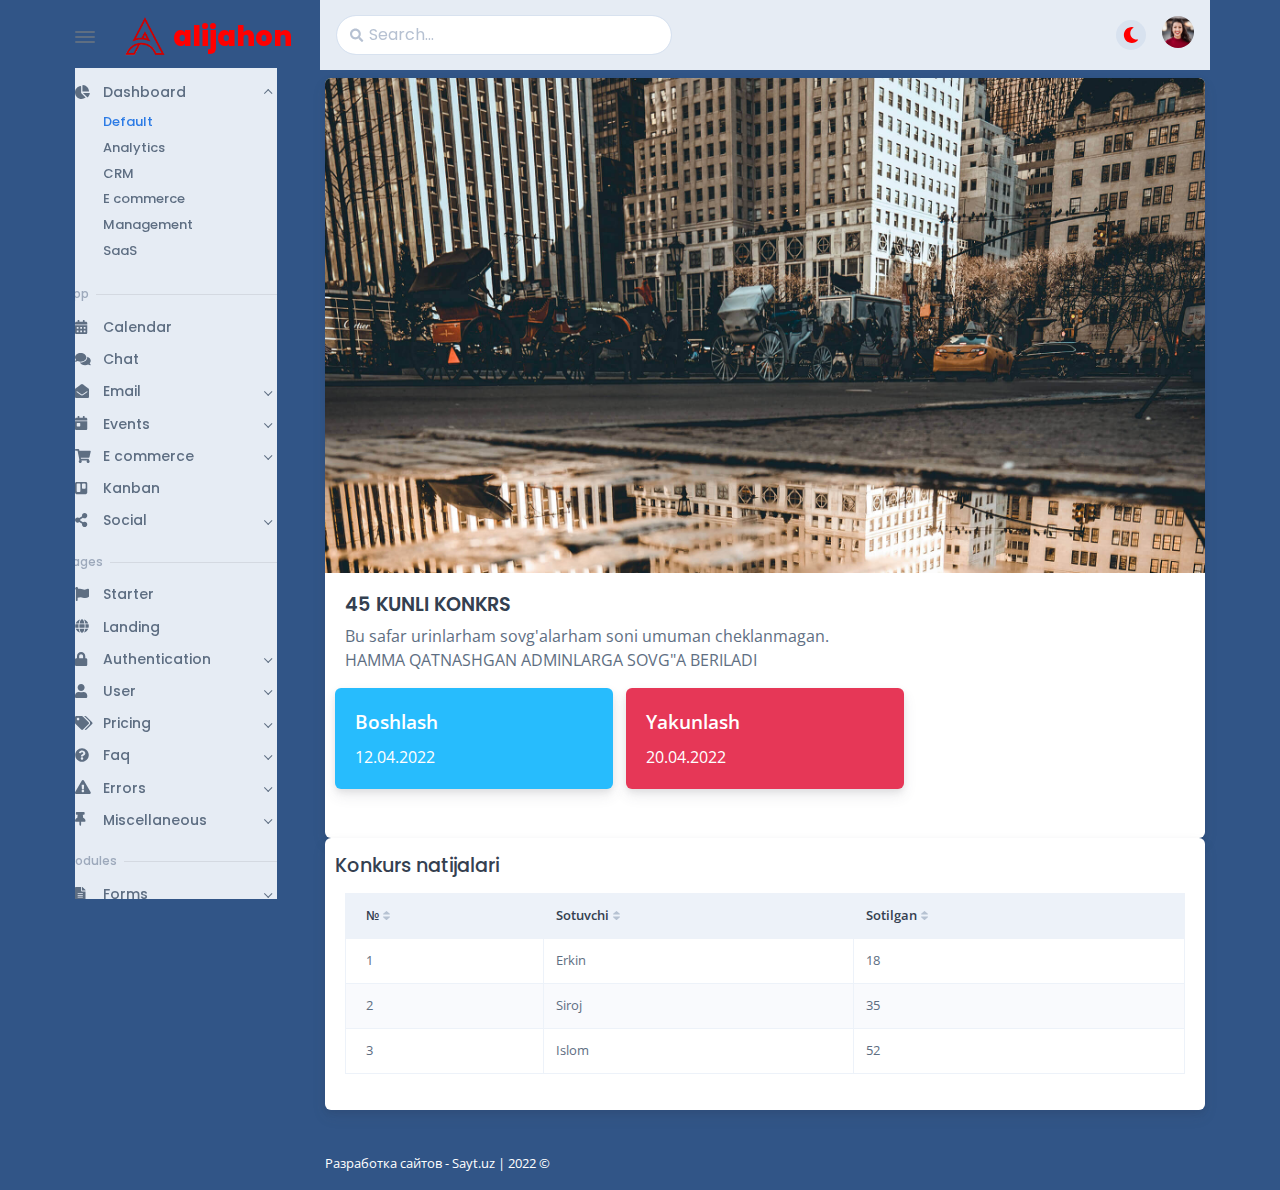
<file: html template/new design/competition.html>
<!DOCTYPE html>
<html lang="en-US" dir="ltr">

<head>
    <meta charset="utf-8">
    <meta http-equiv="X-UA-Compatible" content="IE=edge">
    <meta name="viewport" content="width=device-width, initial-scale=1">


    <!-- ===============================================-->
    <!--    Document Title-->
    <!-- ===============================================-->
    <title>Alijahon.uz</title>


    <!-- ===============================================-->
    <!--    Favicons-->
    <!-- ===============================================-->
    <link rel="apple-touch-icon" sizes="180x180" href="assets/img/favicons/apple-touch-icon.png">
    <link rel="icon" type="image/png" sizes="32x32" href="assets/img/favicons/favicon-32x32.png">
    <link rel="icon" type="image/png" sizes="16x16" href="assets/img/favicons/favicon-16x16.png">
    <link rel="shortcut icon" type="image/x-icon" href="assets/img/favicons/favicon.ico">
    <link rel="manifest" href="assets/img/favicons/manifest.json">
    <meta name="msapplication-TileImage" content="assets/img/favicons/mstile-150x150.png">
    <meta name="theme-color" content="#ffffff">
    <script src="assets/js/config.js"></script>
    <script src="vendors/overlayscrollbars/OverlayScrollbars.min.js"></script>


    <!-- ===============================================-->
    <!--    Stylesheets-->
    <!-- ===============================================-->
    <link rel="preconnect" href="https://fonts.gstatic.com">
    <link href="https://fonts.googleapis.com/css?family=Open+Sans:300,400,500,600,700%7cPoppins:300,400,500,600,700,800,900&amp;display=swap"
          rel="stylesheet">
    <link href="vendors/overlayscrollbars/OverlayScrollbars.min.css" rel="stylesheet">
    <link href="assets/css/theme-rtl.min.css" rel="stylesheet" id="style-rtl">
    <link href="assets/css/theme.min.css" rel="stylesheet" id="style-default">
    <link href="assets/css/user-rtl.min.css" rel="stylesheet" id="user-style-rtl">
    <link href="assets/css/user.min.css" rel="stylesheet" id="user-style-default">
    <link href="assets/css/style.css" rel="stylesheet">

    <script>
        var isRTL = JSON.parse(localStorage.getItem('isRTL'));
        if (isRTL) {
            var linkDefault = document.getElementById('style-default');
            var userLinkDefault = document.getElementById('user-style-default');
            linkDefault.setAttribute('disabled', true);
            userLinkDefault.setAttribute('disabled', true);
            document.querySelector('html').setAttribute('dir', 'rtl');
        } else {
            var linkRTL = document.getElementById('style-rtl');
            var userLinkRTL = document.getElementById('user-style-rtl');
            linkRTL.setAttribute('disabled', true);
            userLinkRTL.setAttribute('disabled', true);
        }
    </script>
</head>


<body>

<!-- ===============================================-->
<!--    Main Content-->
<!-- ===============================================-->
<main class="main" id="top">
    <div class="container" data-layout="container">
        <script>
            var isFluid = JSON.parse(localStorage.getItem('isFluid'));
            if (isFluid) {
                var container = document.querySelector('[data-layout]');
                container.classList.remove('container');
                container.classList.add('container-fluid');
            }
        </script>
        <nav class="navbar navbar-light navbar-vertical navbar-expand-xl">
            <script>
                var navbarStyle = localStorage.getItem("navbarStyle");
                if (navbarStyle && navbarStyle !== 'transparent') {
                    document.querySelector('.navbar-vertical').classList.add(`navbar-${navbarStyle}`);
                }
            </script>
            <div class="d-flex align-items-center">
                <div class="toggle-icon-wrapper">

                    <button class="btn navbar-toggler-humburger-icon navbar-vertical-toggle" data-bs-toggle="tooltip"
                            data-bs-placement="left" title="Toggle Navigation"><span class="navbar-toggle-icon"><span
                            class="toggle-line"></span></span></button>

                </div>
                <a class="navbar-brand" href="index.html">
                    <div class="d-flex align-items-center py-3"><img class="me-2"
                                                                     src="assets/img/icons/spot-illustrations/falcon.png"
                                                                     alt="" width="40"/><span class="font-sans-serif">alijahon</span>
                    </div>
                </a>
            </div>
            <div class="collapse navbar-collapse" id="navbarVerticalCollapse">
                <div class="navbar-vertical-content scrollbar">
                    <ul class="navbar-nav flex-column mb-3" id="navbarVerticalNav">
                        <li class="nav-item">
                            <!-- parent pages--><a class="nav-link dropdown-indicator" href="#dashboard" role="button"
                                                   data-bs-toggle="collapse" aria-expanded="true"
                                                   aria-controls="dashboard">
                            <div class="d-flex align-items-center"><span class="nav-link-icon"><span
                                    class="fas fa-chart-pie"></span></span><span
                                    class="nav-link-text ps-1">Dashboard</span>
                            </div>
                        </a>
                            <ul class="nav collapse show" id="dashboard">
                                <li class="nav-item"><a class="nav-link active" href="index.html" aria-expanded="false">
                                    <div class="d-flex align-items-center"><span
                                            class="nav-link-text ps-1">Default</span>
                                    </div>
                                </a>
                                    <!-- more inner pages-->
                                </li>
                                <li class="nav-item"><a class="nav-link" href="dashboard/analytics.html"
                                                        aria-expanded="false">
                                    <div class="d-flex align-items-center"><span
                                            class="nav-link-text ps-1">Analytics</span>
                                    </div>
                                </a>
                                    <!-- more inner pages-->
                                </li>
                                <li class="nav-item"><a class="nav-link" href="dashboard/crm.html"
                                                        aria-expanded="false">
                                    <div class="d-flex align-items-center"><span class="nav-link-text ps-1">CRM</span>
                                    </div>
                                </a>
                                    <!-- more inner pages-->
                                </li>
                                <li class="nav-item"><a class="nav-link" href="dashboard/e-commerce.html"
                                                        aria-expanded="false">
                                    <div class="d-flex align-items-center"><span
                                            class="nav-link-text ps-1">E commerce</span>
                                    </div>
                                </a>
                                    <!-- more inner pages-->
                                </li>
                                <li class="nav-item"><a class="nav-link" href="dashboard/project-management.html"
                                                        aria-expanded="false">
                                    <div class="d-flex align-items-center"><span
                                            class="nav-link-text ps-1">Management</span>
                                    </div>
                                </a>
                                    <!-- more inner pages-->
                                </li>
                                <li class="nav-item"><a class="nav-link" href="dashboard/saas.html"
                                                        aria-expanded="false">
                                    <div class="d-flex align-items-center"><span class="nav-link-text ps-1">SaaS</span>
                                    </div>
                                </a>
                                    <!-- more inner pages-->
                                </li>
                            </ul>
                        </li>
                        <li class="nav-item">
                            <!-- label-->
                            <div class="row navbar-vertical-label-wrapper mt-3 mb-2">
                                <div class="col-auto navbar-vertical-label">App
                                </div>
                                <div class="col ps-0">
                                    <hr class="mb-0 navbar-vertical-divider"/>
                                </div>
                            </div>
                            <!-- parent pages--><a class="nav-link" href="app/calendar.html" role="button"
                                                   aria-expanded="false">
                            <div class="d-flex align-items-center"><span class="nav-link-icon"><span
                                    class="fas fa-calendar-alt"></span></span><span
                                    class="nav-link-text ps-1">Calendar</span>
                            </div>
                        </a>
                            <!-- parent pages--><a class="nav-link" href="app/chat.html" role="button"
                                                   aria-expanded="false">
                            <div class="d-flex align-items-center"><span class="nav-link-icon"><span
                                    class="fas fa-comments"></span></span><span class="nav-link-text ps-1">Chat</span>
                            </div>
                        </a>
                            <!-- parent pages--><a class="nav-link dropdown-indicator" href="#email" role="button"
                                                   data-bs-toggle="collapse" aria-expanded="false"
                                                   aria-controls="email">
                            <div class="d-flex align-items-center"><span class="nav-link-icon"><span
                                    class="fas fa-envelope-open"></span></span><span
                                    class="nav-link-text ps-1">Email</span>
                            </div>
                        </a>
                            <ul class="nav collapse false" id="email">
                                <li class="nav-item"><a class="nav-link" href="app/email/inbox.html"
                                                        aria-expanded="false">
                                    <div class="d-flex align-items-center"><span class="nav-link-text ps-1">Inbox</span>
                                    </div>
                                </a>
                                    <!-- more inner pages-->
                                </li>
                                <li class="nav-item"><a class="nav-link" href="app/email/email-detail.html"
                                                        aria-expanded="false">
                                    <div class="d-flex align-items-center"><span
                                            class="nav-link-text ps-1">Email detail</span>
                                    </div>
                                </a>
                                    <!-- more inner pages-->
                                </li>
                                <li class="nav-item"><a class="nav-link" href="app/email/compose.html"
                                                        aria-expanded="false">
                                    <div class="d-flex align-items-center"><span
                                            class="nav-link-text ps-1">Compose</span>
                                    </div>
                                </a>
                                    <!-- more inner pages-->
                                </li>
                            </ul>
                            <!-- parent pages--><a class="nav-link dropdown-indicator" href="#events" role="button"
                                                   data-bs-toggle="collapse" aria-expanded="false"
                                                   aria-controls="events">
                            <div class="d-flex align-items-center"><span class="nav-link-icon"><span
                                    class="fas fa-calendar-day"></span></span><span
                                    class="nav-link-text ps-1">Events</span>
                            </div>
                        </a>
                            <ul class="nav collapse false" id="events">
                                <li class="nav-item"><a class="nav-link" href="app/events/create-an-event.html"
                                                        aria-expanded="false">
                                    <div class="d-flex align-items-center"><span class="nav-link-text ps-1">Create an event</span>
                                    </div>
                                </a>
                                    <!-- more inner pages-->
                                </li>
                                <li class="nav-item"><a class="nav-link" href="app/events/event-detail.html"
                                                        aria-expanded="false">
                                    <div class="d-flex align-items-center"><span
                                            class="nav-link-text ps-1">Event detail</span>
                                    </div>
                                </a>
                                    <!-- more inner pages-->
                                </li>
                                <li class="nav-item"><a class="nav-link" href="app/events/event-list.html"
                                                        aria-expanded="false">
                                    <div class="d-flex align-items-center"><span
                                            class="nav-link-text ps-1">Event list</span>
                                    </div>
                                </a>
                                    <!-- more inner pages-->
                                </li>
                            </ul>
                            <!-- parent pages--><a class="nav-link dropdown-indicator" href="#e-commerce" role="button"
                                                   data-bs-toggle="collapse" aria-expanded="false"
                                                   aria-controls="e-commerce">
                            <div class="d-flex align-items-center"><span class="nav-link-icon"><span
                                    class="fas fa-shopping-cart"></span></span><span class="nav-link-text ps-1">E commerce</span>
                            </div>
                        </a>
                            <ul class="nav collapse false" id="e-commerce">
                                <li class="nav-item"><a class="nav-link dropdown-indicator" href="#product"
                                                        data-bs-toggle="collapse" aria-expanded="false"
                                                        aria-controls="e-commerce">
                                    <div class="d-flex align-items-center"><span
                                            class="nav-link-text ps-1">Product</span>
                                    </div>
                                </a>
                                    <!-- more inner pages-->
                                    <ul class="nav collapse false" id="product">
                                        <li class="nav-item"><a class="nav-link"
                                                                href="app/e-commerce/product/product-list.html"
                                                                aria-expanded="false">
                                            <div class="d-flex align-items-center"><span class="nav-link-text ps-1">Product list</span>
                                            </div>
                                        </a>
                                            <!-- more inner pages-->
                                        </li>
                                        <li class="nav-item"><a class="nav-link"
                                                                href="app/e-commerce/product/product-grid.html"
                                                                aria-expanded="false">
                                            <div class="d-flex align-items-center"><span class="nav-link-text ps-1">Product grid</span>
                                            </div>
                                        </a>
                                            <!-- more inner pages-->
                                        </li>
                                        <li class="nav-item"><a class="nav-link"
                                                                href="app/e-commerce/product/product-details.html"
                                                                aria-expanded="false">
                                            <div class="d-flex align-items-center"><span class="nav-link-text ps-1">Product details</span>
                                            </div>
                                        </a>
                                            <!-- more inner pages-->
                                        </li>
                                    </ul>
                                </li>
                                <li class="nav-item"><a class="nav-link dropdown-indicator" href="#orders"
                                                        data-bs-toggle="collapse" aria-expanded="false"
                                                        aria-controls="e-commerce">
                                    <div class="d-flex align-items-center"><span
                                            class="nav-link-text ps-1">Orders</span>
                                    </div>
                                </a>
                                    <!-- more inner pages-->
                                    <ul class="nav collapse false" id="orders">
                                        <li class="nav-item"><a class="nav-link"
                                                                href="app/e-commerce/orders/order-list.html"
                                                                aria-expanded="false">
                                            <div class="d-flex align-items-center"><span class="nav-link-text ps-1">Order list</span>
                                            </div>
                                        </a>
                                            <!-- more inner pages-->
                                        </li>
                                        <li class="nav-item"><a class="nav-link"
                                                                href="app/e-commerce/orders/order-details.html"
                                                                aria-expanded="false">
                                            <div class="d-flex align-items-center"><span class="nav-link-text ps-1">Order details</span>
                                            </div>
                                        </a>
                                            <!-- more inner pages-->
                                        </li>
                                    </ul>
                                </li>
                                <li class="nav-item"><a class="nav-link" href="app/e-commerce/customers.html"
                                                        aria-expanded="false">
                                    <div class="d-flex align-items-center"><span
                                            class="nav-link-text ps-1">Customers</span>
                                    </div>
                                </a>
                                    <!-- more inner pages-->
                                </li>
                                <li class="nav-item"><a class="nav-link" href="app/e-commerce/customer-details.html"
                                                        aria-expanded="false">
                                    <div class="d-flex align-items-center"><span class="nav-link-text ps-1">Customer details</span>
                                    </div>
                                </a>
                                    <!-- more inner pages-->
                                </li>
                                <li class="nav-item"><a class="nav-link" href="app/e-commerce/shopping-cart.html"
                                                        aria-expanded="false">
                                    <div class="d-flex align-items-center"><span class="nav-link-text ps-1">Shopping cart</span>
                                    </div>
                                </a>
                                    <!-- more inner pages-->
                                </li>
                                <li class="nav-item"><a class="nav-link" href="app/e-commerce/checkout.html"
                                                        aria-expanded="false">
                                    <div class="d-flex align-items-center"><span
                                            class="nav-link-text ps-1">Checkout</span>
                                    </div>
                                </a>
                                    <!-- more inner pages-->
                                </li>
                                <li class="nav-item"><a class="nav-link" href="app/e-commerce/billing.html"
                                                        aria-expanded="false">
                                    <div class="d-flex align-items-center"><span
                                            class="nav-link-text ps-1">Billing</span>
                                    </div>
                                </a>
                                    <!-- more inner pages-->
                                </li>
                                <li class="nav-item"><a class="nav-link" href="app/e-commerce/invoice.html"
                                                        aria-expanded="false">
                                    <div class="d-flex align-items-center"><span
                                            class="nav-link-text ps-1">Invoice</span>
                                    </div>
                                </a>
                                    <!-- more inner pages-->
                                </li>
                            </ul>
                            <!-- parent pages--><a class="nav-link" href="app/kanban.html" role="button"
                                                   aria-expanded="false">
                            <div class="d-flex align-items-center"><span class="nav-link-icon"><span
                                    class="fab fa-trello"></span></span><span class="nav-link-text ps-1">Kanban</span>
                            </div>
                        </a>
                            <!-- parent pages--><a class="nav-link dropdown-indicator" href="#social" role="button"
                                                   data-bs-toggle="collapse" aria-expanded="false"
                                                   aria-controls="social">
                            <div class="d-flex align-items-center"><span class="nav-link-icon"><span
                                    class="fas fa-share-alt"></span></span><span
                                    class="nav-link-text ps-1">Social</span>
                            </div>
                        </a>
                            <ul class="nav collapse false" id="social">
                                <li class="nav-item"><a class="nav-link" href="app/social/feed.html"
                                                        aria-expanded="false">
                                    <div class="d-flex align-items-center"><span class="nav-link-text ps-1">Feed</span>
                                    </div>
                                </a>
                                    <!-- more inner pages-->
                                </li>
                                <li class="nav-item"><a class="nav-link" href="app/social/activity-log.html"
                                                        aria-expanded="false">
                                    <div class="d-flex align-items-center"><span
                                            class="nav-link-text ps-1">Activity log</span>
                                    </div>
                                </a>
                                    <!-- more inner pages-->
                                </li>
                                <li class="nav-item"><a class="nav-link" href="app/social/notifications.html"
                                                        aria-expanded="false">
                                    <div class="d-flex align-items-center"><span class="nav-link-text ps-1">Notifications</span>
                                    </div>
                                </a>
                                    <!-- more inner pages-->
                                </li>
                                <li class="nav-item"><a class="nav-link" href="app/social/followers.html"
                                                        aria-expanded="false">
                                    <div class="d-flex align-items-center"><span
                                            class="nav-link-text ps-1">Followers</span>
                                    </div>
                                </a>
                                    <!-- more inner pages-->
                                </li>
                            </ul>
                        </li>
                        <li class="nav-item">
                            <!-- label-->
                            <div class="row navbar-vertical-label-wrapper mt-3 mb-2">
                                <div class="col-auto navbar-vertical-label">Pages
                                </div>
                                <div class="col ps-0">
                                    <hr class="mb-0 navbar-vertical-divider"/>
                                </div>
                            </div>
                            <!-- parent pages--><a class="nav-link" href="pages/starter.html" role="button"
                                                   aria-expanded="false">
                            <div class="d-flex align-items-center"><span class="nav-link-icon"><span
                                    class="fas fa-flag"></span></span><span class="nav-link-text ps-1">Starter</span>
                            </div>
                        </a>
                            <!-- parent pages--><a class="nav-link" href="pages/landing.html" role="button"
                                                   aria-expanded="false">
                            <div class="d-flex align-items-center"><span class="nav-link-icon"><span
                                    class="fas fa-globe"></span></span><span class="nav-link-text ps-1">Landing</span>
                            </div>
                        </a>
                            <!-- parent pages--><a class="nav-link dropdown-indicator" href="#authentication"
                                                   role="button" data-bs-toggle="collapse" aria-expanded="false"
                                                   aria-controls="authentication">
                            <div class="d-flex align-items-center"><span class="nav-link-icon"><span
                                    class="fas fa-lock"></span></span><span
                                    class="nav-link-text ps-1">Authentication</span>
                            </div>
                        </a>
                            <ul class="nav collapse false" id="authentication">
                                <li class="nav-item"><a class="nav-link dropdown-indicator" href="#simple"
                                                        data-bs-toggle="collapse" aria-expanded="false"
                                                        aria-controls="authentication">
                                    <div class="d-flex align-items-center"><span
                                            class="nav-link-text ps-1">Simple</span>
                                    </div>
                                </a>
                                    <!-- more inner pages-->
                                    <ul class="nav collapse false" id="simple">
                                        <li class="nav-item"><a class="nav-link"
                                                                href="pages/authentication/simple/login.html"
                                                                aria-expanded="false">
                                            <div class="d-flex align-items-center"><span class="nav-link-text ps-1">Login</span>
                                            </div>
                                        </a>
                                            <!-- more inner pages-->
                                        </li>
                                        <li class="nav-item"><a class="nav-link"
                                                                href="pages/authentication/simple/logout.html"
                                                                aria-expanded="false">
                                            <div class="d-flex align-items-center"><span class="nav-link-text ps-1">Logout</span>
                                            </div>
                                        </a>
                                            <!-- more inner pages-->
                                        </li>
                                        <li class="nav-item"><a class="nav-link"
                                                                href="pages/authentication/simple/register.html"
                                                                aria-expanded="false">
                                            <div class="d-flex align-items-center"><span class="nav-link-text ps-1">Register</span>
                                            </div>
                                        </a>
                                            <!-- more inner pages-->
                                        </li>
                                        <li class="nav-item"><a class="nav-link"
                                                                href="pages/authentication/simple/forgot-password.html"
                                                                aria-expanded="false">
                                            <div class="d-flex align-items-center"><span class="nav-link-text ps-1">Forgot password</span>
                                            </div>
                                        </a>
                                            <!-- more inner pages-->
                                        </li>
                                        <li class="nav-item"><a class="nav-link"
                                                                href="pages/authentication/simple/confirm-mail.html"
                                                                aria-expanded="false">
                                            <div class="d-flex align-items-center"><span class="nav-link-text ps-1">Confirm mail</span>
                                            </div>
                                        </a>
                                            <!-- more inner pages-->
                                        </li>
                                        <li class="nav-item"><a class="nav-link"
                                                                href="pages/authentication/simple/reset-password.html"
                                                                aria-expanded="false">
                                            <div class="d-flex align-items-center"><span class="nav-link-text ps-1">Reset password</span>
                                            </div>
                                        </a>
                                            <!-- more inner pages-->
                                        </li>
                                        <li class="nav-item"><a class="nav-link"
                                                                href="pages/authentication/simple/lock-screen.html"
                                                                aria-expanded="false">
                                            <div class="d-flex align-items-center"><span class="nav-link-text ps-1">Lock screen</span>
                                            </div>
                                        </a>
                                            <!-- more inner pages-->
                                        </li>
                                    </ul>
                                </li>
                                <li class="nav-item"><a class="nav-link dropdown-indicator" href="#card"
                                                        data-bs-toggle="collapse" aria-expanded="false"
                                                        aria-controls="authentication">
                                    <div class="d-flex align-items-center"><span class="nav-link-text ps-1">Card</span>
                                    </div>
                                </a>
                                    <!-- more inner pages-->
                                    <ul class="nav collapse false" id="card">
                                        <li class="nav-item"><a class="nav-link"
                                                                href="pages/authentication/card/login.html"
                                                                aria-expanded="false">
                                            <div class="d-flex align-items-center"><span class="nav-link-text ps-1">Login</span>
                                            </div>
                                        </a>
                                            <!-- more inner pages-->
                                        </li>
                                        <li class="nav-item"><a class="nav-link"
                                                                href="pages/authentication/card/logout.html"
                                                                aria-expanded="false">
                                            <div class="d-flex align-items-center"><span class="nav-link-text ps-1">Logout</span>
                                            </div>
                                        </a>
                                            <!-- more inner pages-->
                                        </li>
                                        <li class="nav-item"><a class="nav-link"
                                                                href="pages/authentication/card/register.html"
                                                                aria-expanded="false">
                                            <div class="d-flex align-items-center"><span class="nav-link-text ps-1">Register</span>
                                            </div>
                                        </a>
                                            <!-- more inner pages-->
                                        </li>
                                        <li class="nav-item"><a class="nav-link"
                                                                href="pages/authentication/card/forgot-password.html"
                                                                aria-expanded="false">
                                            <div class="d-flex align-items-center"><span class="nav-link-text ps-1">Forgot password</span>
                                            </div>
                                        </a>
                                            <!-- more inner pages-->
                                        </li>
                                        <li class="nav-item"><a class="nav-link"
                                                                href="pages/authentication/card/confirm-mail.html"
                                                                aria-expanded="false">
                                            <div class="d-flex align-items-center"><span class="nav-link-text ps-1">Confirm mail</span>
                                            </div>
                                        </a>
                                            <!-- more inner pages-->
                                        </li>
                                        <li class="nav-item"><a class="nav-link"
                                                                href="pages/authentication/card/reset-password.html"
                                                                aria-expanded="false">
                                            <div class="d-flex align-items-center"><span class="nav-link-text ps-1">Reset password</span>
                                            </div>
                                        </a>
                                            <!-- more inner pages-->
                                        </li>
                                        <li class="nav-item"><a class="nav-link"
                                                                href="pages/authentication/card/lock-screen.html"
                                                                aria-expanded="false">
                                            <div class="d-flex align-items-center"><span class="nav-link-text ps-1">Lock screen</span>
                                            </div>
                                        </a>
                                            <!-- more inner pages-->
                                        </li>
                                    </ul>
                                </li>
                                <li class="nav-item"><a class="nav-link dropdown-indicator" href="#split"
                                                        data-bs-toggle="collapse" aria-expanded="false"
                                                        aria-controls="authentication">
                                    <div class="d-flex align-items-center"><span class="nav-link-text ps-1">Split</span>
                                    </div>
                                </a>
                                    <!-- more inner pages-->
                                    <ul class="nav collapse false" id="split">
                                        <li class="nav-item"><a class="nav-link"
                                                                href="pages/authentication/split/login.html"
                                                                aria-expanded="false">
                                            <div class="d-flex align-items-center"><span class="nav-link-text ps-1">Login</span>
                                            </div>
                                        </a>
                                            <!-- more inner pages-->
                                        </li>
                                        <li class="nav-item"><a class="nav-link"
                                                                href="pages/authentication/split/logout.html"
                                                                aria-expanded="false">
                                            <div class="d-flex align-items-center"><span class="nav-link-text ps-1">Logout</span>
                                            </div>
                                        </a>
                                            <!-- more inner pages-->
                                        </li>
                                        <li class="nav-item"><a class="nav-link"
                                                                href="pages/authentication/split/register.html"
                                                                aria-expanded="false">
                                            <div class="d-flex align-items-center"><span class="nav-link-text ps-1">Register</span>
                                            </div>
                                        </a>
                                            <!-- more inner pages-->
                                        </li>
                                        <li class="nav-item"><a class="nav-link"
                                                                href="pages/authentication/split/forgot-password.html"
                                                                aria-expanded="false">
                                            <div class="d-flex align-items-center"><span class="nav-link-text ps-1">Forgot password</span>
                                            </div>
                                        </a>
                                            <!-- more inner pages-->
                                        </li>
                                        <li class="nav-item"><a class="nav-link"
                                                                href="pages/authentication/split/confirm-mail.html"
                                                                aria-expanded="false">
                                            <div class="d-flex align-items-center"><span class="nav-link-text ps-1">Confirm mail</span>
                                            </div>
                                        </a>
                                            <!-- more inner pages-->
                                        </li>
                                        <li class="nav-item"><a class="nav-link"
                                                                href="pages/authentication/split/reset-password.html"
                                                                aria-expanded="false">
                                            <div class="d-flex align-items-center"><span class="nav-link-text ps-1">Reset password</span>
                                            </div>
                                        </a>
                                            <!-- more inner pages-->
                                        </li>
                                        <li class="nav-item"><a class="nav-link"
                                                                href="pages/authentication/split/lock-screen.html"
                                                                aria-expanded="false">
                                            <div class="d-flex align-items-center"><span class="nav-link-text ps-1">Lock screen</span>
                                            </div>
                                        </a>
                                            <!-- more inner pages-->
                                        </li>
                                    </ul>
                                </li>
                                <li class="nav-item"><a class="nav-link" href="pages/authentication/wizard.html"
                                                        aria-expanded="false">
                                    <div class="d-flex align-items-center"><span
                                            class="nav-link-text ps-1">Wizard</span>
                                    </div>
                                </a>
                                    <!-- more inner pages-->
                                </li>
                                <li class="nav-item"><a class="nav-link" href="#authentication-modal"
                                                        data-bs-toggle="modal" aria-expanded="false">
                                    <div class="d-flex align-items-center"><span class="nav-link-text ps-1">Modal</span>
                                    </div>
                                </a>
                                    <!-- more inner pages-->
                                </li>
                            </ul>
                            <!-- parent pages--><a class="nav-link dropdown-indicator" href="#user" role="button"
                                                   data-bs-toggle="collapse" aria-expanded="false" aria-controls="user">
                            <div class="d-flex align-items-center"><span class="nav-link-icon"><span
                                    class="fas fa-user"></span></span><span class="nav-link-text ps-1">User</span>
                            </div>
                        </a>
                            <ul class="nav collapse false" id="user">
                                <li class="nav-item"><a class="nav-link" href="pages/user/profile.html"
                                                        aria-expanded="false">
                                    <div class="d-flex align-items-center"><span
                                            class="nav-link-text ps-1">Profile</span>
                                    </div>
                                </a>
                                    <!-- more inner pages-->
                                </li>
                                <li class="nav-item"><a class="nav-link" href="pages/user/settings.html"
                                                        aria-expanded="false">
                                    <div class="d-flex align-items-center"><span
                                            class="nav-link-text ps-1">Settings</span>
                                    </div>
                                </a>
                                    <!-- more inner pages-->
                                </li>
                            </ul>
                            <!-- parent pages--><a class="nav-link dropdown-indicator" href="#pricing" role="button"
                                                   data-bs-toggle="collapse" aria-expanded="false"
                                                   aria-controls="pricing">
                            <div class="d-flex align-items-center"><span class="nav-link-icon"><span
                                    class="fas fa-tags"></span></span><span class="nav-link-text ps-1">Pricing</span>
                            </div>
                        </a>
                            <ul class="nav collapse false" id="pricing">
                                <li class="nav-item"><a class="nav-link" href="pages/pricing/pricing-default.html"
                                                        aria-expanded="false">
                                    <div class="d-flex align-items-center"><span class="nav-link-text ps-1">Pricing default</span>
                                    </div>
                                </a>
                                    <!-- more inner pages-->
                                </li>
                                <li class="nav-item"><a class="nav-link" href="pages/pricing/pricing-alt.html"
                                                        aria-expanded="false">
                                    <div class="d-flex align-items-center"><span
                                            class="nav-link-text ps-1">Pricing alt</span>
                                    </div>
                                </a>
                                    <!-- more inner pages-->
                                </li>
                            </ul>
                            <!-- parent pages--><a class="nav-link dropdown-indicator" href="#faq" role="button"
                                                   data-bs-toggle="collapse" aria-expanded="false" aria-controls="faq">
                            <div class="d-flex align-items-center"><span class="nav-link-icon"><span
                                    class="fas fa-question-circle"></span></span><span
                                    class="nav-link-text ps-1">Faq</span>
                            </div>
                        </a>
                            <ul class="nav collapse false" id="faq">
                                <li class="nav-item"><a class="nav-link" href="pages/faq/faq-basic.html"
                                                        aria-expanded="false">
                                    <div class="d-flex align-items-center"><span
                                            class="nav-link-text ps-1">Faq basic</span>
                                    </div>
                                </a>
                                    <!-- more inner pages-->
                                </li>
                                <li class="nav-item"><a class="nav-link" href="pages/faq/faq-alt.html"
                                                        aria-expanded="false">
                                    <div class="d-flex align-items-center"><span
                                            class="nav-link-text ps-1">Faq alt</span>
                                    </div>
                                </a>
                                    <!-- more inner pages-->
                                </li>
                                <li class="nav-item"><a class="nav-link" href="pages/faq/faq-accordion.html"
                                                        aria-expanded="false">
                                    <div class="d-flex align-items-center"><span class="nav-link-text ps-1">Faq accordion</span>
                                    </div>
                                </a>
                                    <!-- more inner pages-->
                                </li>
                            </ul>
                            <!-- parent pages--><a class="nav-link dropdown-indicator" href="#errors" role="button"
                                                   data-bs-toggle="collapse" aria-expanded="false"
                                                   aria-controls="errors">
                            <div class="d-flex align-items-center"><span class="nav-link-icon"><span
                                    class="fas fa-exclamation-triangle"></span></span><span class="nav-link-text ps-1">Errors</span>
                            </div>
                        </a>
                            <ul class="nav collapse false" id="errors">
                                <li class="nav-item"><a class="nav-link" href="pages/errors/404.html"
                                                        aria-expanded="false">
                                    <div class="d-flex align-items-center"><span class="nav-link-text ps-1">404</span>
                                    </div>
                                </a>
                                    <!-- more inner pages-->
                                </li>
                                <li class="nav-item"><a class="nav-link" href="pages/errors/500.html"
                                                        aria-expanded="false">
                                    <div class="d-flex align-items-center"><span class="nav-link-text ps-1">500</span>
                                    </div>
                                </a>
                                    <!-- more inner pages-->
                                </li>
                            </ul>
                            <!-- parent pages--><a class="nav-link dropdown-indicator" href="#miscellaneous"
                                                   role="button" data-bs-toggle="collapse" aria-expanded="false"
                                                   aria-controls="miscellaneous">
                            <div class="d-flex align-items-center"><span class="nav-link-icon"><span
                                    class="fas fa-thumbtack"></span></span><span class="nav-link-text ps-1">Miscellaneous</span>
                            </div>
                        </a>
                            <ul class="nav collapse false" id="miscellaneous">
                                <li class="nav-item"><a class="nav-link" href="pages/miscellaneous/associations.html"
                                                        aria-expanded="false">
                                    <div class="d-flex align-items-center"><span
                                            class="nav-link-text ps-1">Associations</span>
                                    </div>
                                </a>
                                    <!-- more inner pages-->
                                </li>
                                <li class="nav-item"><a class="nav-link" href="pages/miscellaneous/invite-people.html"
                                                        aria-expanded="false">
                                    <div class="d-flex align-items-center"><span class="nav-link-text ps-1">Invite people</span>
                                    </div>
                                </a>
                                    <!-- more inner pages-->
                                </li>
                                <li class="nav-item"><a class="nav-link" href="pages/miscellaneous/privacy-policy.html"
                                                        aria-expanded="false">
                                    <div class="d-flex align-items-center"><span class="nav-link-text ps-1">Privacy policy</span>
                                    </div>
                                </a>
                                    <!-- more inner pages-->
                                </li>
                            </ul>
                        </li>
                        <li class="nav-item">
                            <!-- label-->
                            <div class="row navbar-vertical-label-wrapper mt-3 mb-2">
                                <div class="col-auto navbar-vertical-label">Modules
                                </div>
                                <div class="col ps-0">
                                    <hr class="mb-0 navbar-vertical-divider"/>
                                </div>
                            </div>
                            <!-- parent pages--><a class="nav-link dropdown-indicator" href="#forms" role="button"
                                                   data-bs-toggle="collapse" aria-expanded="false"
                                                   aria-controls="forms">
                            <div class="d-flex align-items-center"><span class="nav-link-icon"><span
                                    class="fas fa-file-alt"></span></span><span class="nav-link-text ps-1">Forms</span>
                            </div>
                        </a>
                            <ul class="nav collapse false" id="forms">
                                <li class="nav-item"><a class="nav-link dropdown-indicator" href="#basic"
                                                        data-bs-toggle="collapse" aria-expanded="false"
                                                        aria-controls="forms">
                                    <div class="d-flex align-items-center"><span class="nav-link-text ps-1">Basic</span>
                                    </div>
                                </a>
                                    <!-- more inner pages-->
                                    <ul class="nav collapse false" id="basic">
                                        <li class="nav-item"><a class="nav-link"
                                                                href="modules/forms/basic/form-control.html"
                                                                aria-expanded="false">
                                            <div class="d-flex align-items-center"><span class="nav-link-text ps-1">Form control</span>
                                            </div>
                                        </a>
                                            <!-- more inner pages-->
                                        </li>
                                        <li class="nav-item"><a class="nav-link"
                                                                href="modules/forms/basic/input-group.html"
                                                                aria-expanded="false">
                                            <div class="d-flex align-items-center"><span class="nav-link-text ps-1">Input group</span>
                                            </div>
                                        </a>
                                            <!-- more inner pages-->
                                        </li>
                                        <li class="nav-item"><a class="nav-link" href="modules/forms/basic/select.html"
                                                                aria-expanded="false">
                                            <div class="d-flex align-items-center"><span class="nav-link-text ps-1">Select</span>
                                            </div>
                                        </a>
                                            <!-- more inner pages-->
                                        </li>
                                        <li class="nav-item"><a class="nav-link" href="modules/forms/basic/checks.html"
                                                                aria-expanded="false">
                                            <div class="d-flex align-items-center"><span class="nav-link-text ps-1">Checks</span>
                                            </div>
                                        </a>
                                            <!-- more inner pages-->
                                        </li>
                                        <li class="nav-item"><a class="nav-link" href="modules/forms/basic/range.html"
                                                                aria-expanded="false">
                                            <div class="d-flex align-items-center"><span class="nav-link-text ps-1">Range</span>
                                            </div>
                                        </a>
                                            <!-- more inner pages-->
                                        </li>
                                        <li class="nav-item"><a class="nav-link" href="modules/forms/basic/layout.html"
                                                                aria-expanded="false">
                                            <div class="d-flex align-items-center"><span class="nav-link-text ps-1">Layout</span>
                                            </div>
                                        </a>
                                            <!-- more inner pages-->
                                        </li>
                                    </ul>
                                </li>
                                <li class="nav-item"><a class="nav-link dropdown-indicator" href="#advance"
                                                        data-bs-toggle="collapse" aria-expanded="false"
                                                        aria-controls="forms">
                                    <div class="d-flex align-items-center"><span
                                            class="nav-link-text ps-1">Advance</span>
                                    </div>
                                </a>
                                    <!-- more inner pages-->
                                    <ul class="nav collapse false" id="advance">
                                        <li class="nav-item"><a class="nav-link"
                                                                href="modules/forms/advance/advance-select.html"
                                                                aria-expanded="false">
                                            <div class="d-flex align-items-center"><span class="nav-link-text ps-1">Advance select</span>
                                            </div>
                                        </a>
                                            <!-- more inner pages-->
                                        </li>
                                        <li class="nav-item"><a class="nav-link"
                                                                href="modules/forms/advance/date-picker.html"
                                                                aria-expanded="false">
                                            <div class="d-flex align-items-center"><span class="nav-link-text ps-1">Date picker</span>
                                            </div>
                                        </a>
                                            <!-- more inner pages-->
                                        </li>
                                        <li class="nav-item"><a class="nav-link"
                                                                href="modules/forms/advance/editor.html"
                                                                aria-expanded="false">
                                            <div class="d-flex align-items-center"><span class="nav-link-text ps-1">Editor</span>
                                            </div>
                                        </a>
                                            <!-- more inner pages-->
                                        </li>
                                        <li class="nav-item"><a class="nav-link"
                                                                href="modules/forms/advance/emoji-button.html"
                                                                aria-expanded="false">
                                            <div class="d-flex align-items-center"><span class="nav-link-text ps-1">Emoji button</span>
                                            </div>
                                        </a>
                                            <!-- more inner pages-->
                                        </li>
                                        <li class="nav-item"><a class="nav-link"
                                                                href="modules/forms/advance/file-uploader.html"
                                                                aria-expanded="false">
                                            <div class="d-flex align-items-center"><span class="nav-link-text ps-1">File uploader</span>
                                            </div>
                                        </a>
                                            <!-- more inner pages-->
                                        </li>
                                        <li class="nav-item"><a class="nav-link"
                                                                href="modules/forms/advance/rating.html"
                                                                aria-expanded="false">
                                            <div class="d-flex align-items-center"><span class="nav-link-text ps-1">Rating</span>
                                            </div>
                                        </a>
                                            <!-- more inner pages-->
                                        </li>
                                    </ul>
                                </li>
                                <li class="nav-item"><a class="nav-link" href="modules/forms/floating-labels.html"
                                                        aria-expanded="false">
                                    <div class="d-flex align-items-center"><span class="nav-link-text ps-1">Floating labels</span>
                                    </div>
                                </a>
                                    <!-- more inner pages-->
                                </li>
                                <li class="nav-item"><a class="nav-link" href="modules/forms/wizard.html"
                                                        aria-expanded="false">
                                    <div class="d-flex align-items-center"><span
                                            class="nav-link-text ps-1">Wizard</span>
                                    </div>
                                </a>
                                    <!-- more inner pages-->
                                </li>
                                <li class="nav-item"><a class="nav-link" href="modules/forms/validation.html"
                                                        aria-expanded="false">
                                    <div class="d-flex align-items-center"><span
                                            class="nav-link-text ps-1">Validation</span>
                                    </div>
                                </a>
                                    <!-- more inner pages-->
                                </li>
                            </ul>
                            <!-- parent pages--><a class="nav-link dropdown-indicator" href="#tables" role="button"
                                                   data-bs-toggle="collapse" aria-expanded="false"
                                                   aria-controls="tables">
                            <div class="d-flex align-items-center"><span class="nav-link-icon"><span
                                    class="fas fa-table"></span></span><span class="nav-link-text ps-1">Tables</span>
                            </div>
                        </a>
                            <ul class="nav collapse false" id="tables">
                                <li class="nav-item"><a class="nav-link" href="modules/tables/basic-tables.html"
                                                        aria-expanded="false">
                                    <div class="d-flex align-items-center"><span
                                            class="nav-link-text ps-1">Basic tables</span>
                                    </div>
                                </a>
                                    <!-- more inner pages-->
                                </li>
                                <li class="nav-item"><a class="nav-link" href="modules/tables/advance-tables.html"
                                                        aria-expanded="false">
                                    <div class="d-flex align-items-center"><span class="nav-link-text ps-1">Advance tables</span>
                                    </div>
                                </a>
                                    <!-- more inner pages-->
                                </li>
                                <li class="nav-item"><a class="nav-link" href="modules/tables/bulk-select.html"
                                                        aria-expanded="false">
                                    <div class="d-flex align-items-center"><span
                                            class="nav-link-text ps-1">Bulk select</span>
                                    </div>
                                </a>
                                    <!-- more inner pages-->
                                </li>
                            </ul>
                            <!-- parent pages--><a class="nav-link dropdown-indicator" href="#charts" role="button"
                                                   data-bs-toggle="collapse" aria-expanded="false"
                                                   aria-controls="charts">
                            <div class="d-flex align-items-center"><span class="nav-link-icon"><span
                                    class="fas fa-chart-line"></span></span><span
                                    class="nav-link-text ps-1">Charts</span>
                            </div>
                        </a>
                            <ul class="nav collapse false" id="charts">
                                <li class="nav-item"><a class="nav-link" href="modules/charts/chartjs.html"
                                                        aria-expanded="false">
                                    <div class="d-flex align-items-center"><span
                                            class="nav-link-text ps-1">Chartjs</span>
                                    </div>
                                </a>
                                    <!-- more inner pages-->
                                </li>
                                <li class="nav-item"><a class="nav-link dropdown-indicator" href="#eCharts"
                                                        data-bs-toggle="collapse" aria-expanded="false"
                                                        aria-controls="charts">
                                    <div class="d-flex align-items-center"><span
                                            class="nav-link-text ps-1">ECharts</span>
                                    </div>
                                </a>
                                    <!-- more inner pages-->
                                    <ul class="nav collapse false" id="eCharts">
                                        <li class="nav-item"><a class="nav-link"
                                                                href="modules/charts/echarts/line-charts.html"
                                                                aria-expanded="false">
                                            <div class="d-flex align-items-center"><span class="nav-link-text ps-1">Line charts</span>
                                            </div>
                                        </a>
                                            <!-- more inner pages-->
                                        </li>
                                        <li class="nav-item"><a class="nav-link"
                                                                href="modules/charts/echarts/bar-charts.html"
                                                                aria-expanded="false">
                                            <div class="d-flex align-items-center"><span class="nav-link-text ps-1">Bar charts</span>
                                            </div>
                                        </a>
                                            <!-- more inner pages-->
                                        </li>
                                        <li class="nav-item"><a class="nav-link"
                                                                href="modules/charts/echarts/candlestick-charts.html"
                                                                aria-expanded="false">
                                            <div class="d-flex align-items-center"><span class="nav-link-text ps-1">Candlestick charts</span>
                                            </div>
                                        </a>
                                            <!-- more inner pages-->
                                        </li>
                                        <li class="nav-item"><a class="nav-link"
                                                                href="modules/charts/echarts/geo-map.html"
                                                                aria-expanded="false">
                                            <div class="d-flex align-items-center"><span class="nav-link-text ps-1">Geo map</span>
                                            </div>
                                        </a>
                                            <!-- more inner pages-->
                                        </li>
                                        <li class="nav-item"><a class="nav-link"
                                                                href="modules/charts/echarts/scatter-charts.html"
                                                                aria-expanded="false">
                                            <div class="d-flex align-items-center"><span class="nav-link-text ps-1">Scatter charts</span>
                                            </div>
                                        </a>
                                            <!-- more inner pages-->
                                        </li>
                                        <li class="nav-item"><a class="nav-link"
                                                                href="modules/charts/echarts/pie-charts.html"
                                                                aria-expanded="false">
                                            <div class="d-flex align-items-center"><span class="nav-link-text ps-1">Pie charts</span>
                                            </div>
                                        </a>
                                            <!-- more inner pages-->
                                        </li>
                                        <li class="nav-item"><a class="nav-link"
                                                                href="modules/charts/echarts/radar-charts.html"
                                                                aria-expanded="false">
                                            <div class="d-flex align-items-center"><span class="nav-link-text ps-1">Radar charts</span>
                                            </div>
                                        </a>
                                            <!-- more inner pages-->
                                        </li>
                                        <li class="nav-item"><a class="nav-link"
                                                                href="modules/charts/echarts/heatmap-charts.html"
                                                                aria-expanded="false">
                                            <div class="d-flex align-items-center"><span class="nav-link-text ps-1">Heatmap charts</span>
                                            </div>
                                        </a>
                                            <!-- more inner pages-->
                                        </li>
                                        <li class="nav-item"><a class="nav-link"
                                                                href="modules/charts/echarts/how-to-use.html"
                                                                aria-expanded="false">
                                            <div class="d-flex align-items-center"><span class="nav-link-text ps-1">How to use</span>
                                            </div>
                                        </a>
                                            <!-- more inner pages-->
                                        </li>
                                    </ul>
                                </li>
                            </ul>
                            <!-- parent pages--><a class="nav-link dropdown-indicator" href="#icons" role="button"
                                                   data-bs-toggle="collapse" aria-expanded="false"
                                                   aria-controls="icons">
                            <div class="d-flex align-items-center"><span class="nav-link-icon"><span
                                    class="fas fa-shapes"></span></span><span class="nav-link-text ps-1">Icons</span>
                            </div>
                        </a>
                            <ul class="nav collapse false" id="icons">
                                <li class="nav-item"><a class="nav-link" href="modules/icons/font-awesome.html"
                                                        aria-expanded="false">
                                    <div class="d-flex align-items-center"><span
                                            class="nav-link-text ps-1">Font awesome</span>
                                    </div>
                                </a>
                                    <!-- more inner pages-->
                                </li>
                                <li class="nav-item"><a class="nav-link" href="modules/icons/bootstrap-icons.html"
                                                        aria-expanded="false">
                                    <div class="d-flex align-items-center"><span class="nav-link-text ps-1">Bootstrap icons</span>
                                    </div>
                                </a>
                                    <!-- more inner pages-->
                                </li>
                                <li class="nav-item"><a class="nav-link" href="modules/icons/feather.html"
                                                        aria-expanded="false">
                                    <div class="d-flex align-items-center"><span
                                            class="nav-link-text ps-1">Feather</span>
                                    </div>
                                </a>
                                    <!-- more inner pages-->
                                </li>
                                <li class="nav-item"><a class="nav-link" href="modules/icons/material-icons.html"
                                                        aria-expanded="false">
                                    <div class="d-flex align-items-center"><span class="nav-link-text ps-1">Material icons</span>
                                    </div>
                                </a>
                                    <!-- more inner pages-->
                                </li>
                            </ul>
                            <!-- parent pages--><a class="nav-link dropdown-indicator" href="#maps" role="button"
                                                   data-bs-toggle="collapse" aria-expanded="false" aria-controls="maps">
                            <div class="d-flex align-items-center"><span class="nav-link-icon"><span
                                    class="fas fa-map"></span></span><span class="nav-link-text ps-1">Maps</span>
                            </div>
                        </a>
                            <ul class="nav collapse false" id="maps">
                                <li class="nav-item"><a class="nav-link" href="modules/maps/google-map.html"
                                                        aria-expanded="false">
                                    <div class="d-flex align-items-center"><span
                                            class="nav-link-text ps-1">Google map</span>
                                    </div>
                                </a>
                                    <!-- more inner pages-->
                                </li>
                                <li class="nav-item"><a class="nav-link" href="modules/maps/leaflet-map.html"
                                                        aria-expanded="false">
                                    <div class="d-flex align-items-center"><span
                                            class="nav-link-text ps-1">Leaflet map</span>
                                    </div>
                                </a>
                                    <!-- more inner pages-->
                                </li>
                            </ul>
                            <!-- parent pages--><a class="nav-link dropdown-indicator" href="#components" role="button"
                                                   data-bs-toggle="collapse" aria-expanded="false"
                                                   aria-controls="components">
                            <div class="d-flex align-items-center"><span class="nav-link-icon"><span
                                    class="fas fa-puzzle-piece"></span></span><span class="nav-link-text ps-1">Components</span>
                            </div>
                        </a>
                            <ul class="nav collapse false" id="components">
                                <li class="nav-item"><a class="nav-link" href="modules/components/accordion.html"
                                                        aria-expanded="false">
                                    <div class="d-flex align-items-center"><span
                                            class="nav-link-text ps-1">Accordion</span>
                                    </div>
                                </a>
                                    <!-- more inner pages-->
                                </li>
                                <li class="nav-item"><a class="nav-link" href="modules/components/alerts.html"
                                                        aria-expanded="false">
                                    <div class="d-flex align-items-center"><span
                                            class="nav-link-text ps-1">Alerts</span>
                                    </div>
                                </a>
                                    <!-- more inner pages-->
                                </li>
                                <li class="nav-item"><a class="nav-link" href="modules/components/anchor.html"
                                                        aria-expanded="false">
                                    <div class="d-flex align-items-center"><span
                                            class="nav-link-text ps-1">Anchor</span>
                                    </div>
                                </a>
                                    <!-- more inner pages-->
                                </li>
                                <li class="nav-item"><a class="nav-link" href="modules/components/animated-icons.html"
                                                        aria-expanded="false">
                                    <div class="d-flex align-items-center"><span class="nav-link-text ps-1">Animated icons</span>
                                    </div>
                                </a>
                                    <!-- more inner pages-->
                                </li>
                                <li class="nav-item"><a class="nav-link" href="modules/components/background.html"
                                                        aria-expanded="false">
                                    <div class="d-flex align-items-center"><span
                                            class="nav-link-text ps-1">Background</span>
                                    </div>
                                </a>
                                    <!-- more inner pages-->
                                </li>
                                <li class="nav-item"><a class="nav-link" href="modules/components/badges.html"
                                                        aria-expanded="false">
                                    <div class="d-flex align-items-center"><span
                                            class="nav-link-text ps-1">Badges</span>
                                    </div>
                                </a>
                                    <!-- more inner pages-->
                                </li>
                                <li class="nav-item"><a class="nav-link" href="modules/components/breadcrumbs.html"
                                                        aria-expanded="false">
                                    <div class="d-flex align-items-center"><span
                                            class="nav-link-text ps-1">Breadcrumbs</span>
                                    </div>
                                </a>
                                    <!-- more inner pages-->
                                </li>
                                <li class="nav-item"><a class="nav-link" href="modules/components/buttons.html"
                                                        aria-expanded="false">
                                    <div class="d-flex align-items-center"><span
                                            class="nav-link-text ps-1">Buttons</span>
                                    </div>
                                </a>
                                    <!-- more inner pages-->
                                </li>
                                <li class="nav-item"><a class="nav-link" href="modules/components/calendar.html"
                                                        aria-expanded="false">
                                    <div class="d-flex align-items-center"><span
                                            class="nav-link-text ps-1">Calendar</span>
                                    </div>
                                </a>
                                    <!-- more inner pages-->
                                </li>
                                <li class="nav-item"><a class="nav-link" href="modules/components/cards.html"
                                                        aria-expanded="false">
                                    <div class="d-flex align-items-center"><span class="nav-link-text ps-1">Cards</span>
                                    </div>
                                </a>
                                    <!-- more inner pages-->
                                </li>
                                <li class="nav-item"><a class="nav-link dropdown-indicator" href="#carousel"
                                                        data-bs-toggle="collapse" aria-expanded="false"
                                                        aria-controls="components">
                                    <div class="d-flex align-items-center"><span
                                            class="nav-link-text ps-1">Carousel</span>
                                    </div>
                                </a>
                                    <!-- more inner pages-->
                                    <ul class="nav collapse false" id="carousel">
                                        <li class="nav-item"><a class="nav-link"
                                                                href="modules/components/carousel/bootstrap.html"
                                                                aria-expanded="false">
                                            <div class="d-flex align-items-center"><span class="nav-link-text ps-1">Bootstrap</span>
                                            </div>
                                        </a>
                                            <!-- more inner pages-->
                                        </li>
                                        <li class="nav-item"><a class="nav-link"
                                                                href="modules/components/carousel/swiper.html"
                                                                aria-expanded="false">
                                            <div class="d-flex align-items-center"><span class="nav-link-text ps-1">Swiper</span>
                                            </div>
                                        </a>
                                            <!-- more inner pages-->
                                        </li>
                                    </ul>
                                </li>
                                <li class="nav-item"><a class="nav-link" href="modules/components/collapse.html"
                                                        aria-expanded="false">
                                    <div class="d-flex align-items-center"><span
                                            class="nav-link-text ps-1">Collapse</span>
                                    </div>
                                </a>
                                    <!-- more inner pages-->
                                </li>
                                <li class="nav-item"><a class="nav-link" href="modules/components/cookie-notice.html"
                                                        aria-expanded="false">
                                    <div class="d-flex align-items-center"><span class="nav-link-text ps-1">Cookie notice</span>
                                    </div>
                                </a>
                                    <!-- more inner pages-->
                                </li>
                                <li class="nav-item"><a class="nav-link" href="modules/components/countup.html"
                                                        aria-expanded="false">
                                    <div class="d-flex align-items-center"><span
                                            class="nav-link-text ps-1">Countup</span>
                                    </div>
                                </a>
                                    <!-- more inner pages-->
                                </li>
                                <li class="nav-item"><a class="nav-link" href="modules/components/draggable.html"
                                                        aria-expanded="false">
                                    <div class="d-flex align-items-center"><span
                                            class="nav-link-text ps-1">Draggable</span>
                                    </div>
                                </a>
                                    <!-- more inner pages-->
                                </li>
                                <li class="nav-item"><a class="nav-link" href="modules/components/dropdowns.html"
                                                        aria-expanded="false">
                                    <div class="d-flex align-items-center"><span
                                            class="nav-link-text ps-1">Dropdowns</span>
                                    </div>
                                </a>
                                    <!-- more inner pages-->
                                </li>
                                <li class="nav-item"><a class="nav-link" href="modules/components/list-group.html"
                                                        aria-expanded="false">
                                    <div class="d-flex align-items-center"><span
                                            class="nav-link-text ps-1">List group</span>
                                    </div>
                                </a>
                                    <!-- more inner pages-->
                                </li>
                                <li class="nav-item"><a class="nav-link" href="modules/components/modals.html"
                                                        aria-expanded="false">
                                    <div class="d-flex align-items-center"><span
                                            class="nav-link-text ps-1">Modals</span>
                                    </div>
                                </a>
                                    <!-- more inner pages-->
                                </li>
                                <li class="nav-item"><a class="nav-link dropdown-indicator" href="#navs-_and_-Tabs"
                                                        data-bs-toggle="collapse" aria-expanded="false"
                                                        aria-controls="components">
                                    <div class="d-flex align-items-center"><span class="nav-link-text ps-1">Navs &amp; Tabs</span>
                                    </div>
                                </a>
                                    <!-- more inner pages-->
                                    <ul class="nav collapse false" id="navs-_and_-Tabs">
                                        <li class="nav-item"><a class="nav-link"
                                                                href="modules/components/navs-and-tabs/navs.html"
                                                                aria-expanded="false">
                                            <div class="d-flex align-items-center"><span
                                                    class="nav-link-text ps-1">Navs</span>
                                            </div>
                                        </a>
                                            <!-- more inner pages-->
                                        </li>
                                        <li class="nav-item"><a class="nav-link"
                                                                href="modules/components/navs-and-tabs/navbar.html"
                                                                aria-expanded="false">
                                            <div class="d-flex align-items-center"><span class="nav-link-text ps-1">Navbar</span>
                                            </div>
                                        </a>
                                            <!-- more inner pages-->
                                        </li>
                                        <li class="nav-item"><a class="nav-link"
                                                                href="modules/components/navs-and-tabs/vertical-navbar.html"
                                                                aria-expanded="false">
                                            <div class="d-flex align-items-center"><span class="nav-link-text ps-1">Vertical navbar</span>
                                            </div>
                                        </a>
                                            <!-- more inner pages-->
                                        </li>
                                        <li class="nav-item"><a class="nav-link"
                                                                href="modules/components/navs-and-tabs/top-navbar.html"
                                                                aria-expanded="false">
                                            <div class="d-flex align-items-center"><span class="nav-link-text ps-1">Top navbar</span>
                                            </div>
                                        </a>
                                            <!-- more inner pages-->
                                        </li>
                                        <li class="nav-item"><a class="nav-link"
                                                                href="modules/components/navs-and-tabs/combo-navbar.html"
                                                                aria-expanded="false">
                                            <div class="d-flex align-items-center"><span class="nav-link-text ps-1">Combo navbar</span>
                                            </div>
                                        </a>
                                            <!-- more inner pages-->
                                        </li>
                                        <li class="nav-item"><a class="nav-link"
                                                                href="modules/components/navs-and-tabs/tabs.html"
                                                                aria-expanded="false">
                                            <div class="d-flex align-items-center"><span
                                                    class="nav-link-text ps-1">Tabs</span>
                                            </div>
                                        </a>
                                            <!-- more inner pages-->
                                        </li>
                                    </ul>
                                </li>
                                <li class="nav-item"><a class="nav-link" href="modules/components/offcanvas.html"
                                                        aria-expanded="false">
                                    <div class="d-flex align-items-center"><span
                                            class="nav-link-text ps-1">Offcanvas</span>
                                    </div>
                                </a>
                                    <!-- more inner pages-->
                                </li>
                                <li class="nav-item"><a class="nav-link dropdown-indicator" href="#pictures"
                                                        data-bs-toggle="collapse" aria-expanded="false"
                                                        aria-controls="components">
                                    <div class="d-flex align-items-center"><span
                                            class="nav-link-text ps-1">Pictures</span>
                                    </div>
                                </a>
                                    <!-- more inner pages-->
                                    <ul class="nav collapse false" id="pictures">
                                        <li class="nav-item"><a class="nav-link"
                                                                href="modules/components/pictures/avatar.html"
                                                                aria-expanded="false">
                                            <div class="d-flex align-items-center"><span class="nav-link-text ps-1">Avatar</span>
                                            </div>
                                        </a>
                                            <!-- more inner pages-->
                                        </li>
                                        <li class="nav-item"><a class="nav-link"
                                                                href="modules/components/pictures/images.html"
                                                                aria-expanded="false">
                                            <div class="d-flex align-items-center"><span class="nav-link-text ps-1">Images</span>
                                            </div>
                                        </a>
                                            <!-- more inner pages-->
                                        </li>
                                        <li class="nav-item"><a class="nav-link"
                                                                href="modules/components/pictures/figures.html"
                                                                aria-expanded="false">
                                            <div class="d-flex align-items-center"><span class="nav-link-text ps-1">Figures</span>
                                            </div>
                                        </a>
                                            <!-- more inner pages-->
                                        </li>
                                        <li class="nav-item"><a class="nav-link"
                                                                href="modules/components/pictures/hoverbox.html"
                                                                aria-expanded="false">
                                            <div class="d-flex align-items-center"><span class="nav-link-text ps-1">Hoverbox</span>
                                            </div>
                                        </a>
                                            <!-- more inner pages-->
                                        </li>
                                        <li class="nav-item"><a class="nav-link"
                                                                href="modules/components/pictures/lightbox.html"
                                                                aria-expanded="false">
                                            <div class="d-flex align-items-center"><span class="nav-link-text ps-1">Lightbox</span>
                                            </div>
                                        </a>
                                            <!-- more inner pages-->
                                        </li>
                                    </ul>
                                </li>
                                <li class="nav-item"><a class="nav-link" href="modules/components/progress-bar.html"
                                                        aria-expanded="false">
                                    <div class="d-flex align-items-center"><span
                                            class="nav-link-text ps-1">Progress bar</span>
                                    </div>
                                </a>
                                    <!-- more inner pages-->
                                </li>
                                <li class="nav-item"><a class="nav-link" href="modules/components/placeholder.html"
                                                        aria-expanded="false">
                                    <div class="d-flex align-items-center"><span
                                            class="nav-link-text ps-1">Placeholder</span>
                                    </div>
                                </a>
                                    <!-- more inner pages-->
                                </li>
                                <li class="nav-item"><a class="nav-link" href="modules/components/pagination.html"
                                                        aria-expanded="false">
                                    <div class="d-flex align-items-center"><span
                                            class="nav-link-text ps-1">Pagination</span>
                                    </div>
                                </a>
                                    <!-- more inner pages-->
                                </li>
                                <li class="nav-item"><a class="nav-link" href="modules/components/popovers.html"
                                                        aria-expanded="false">
                                    <div class="d-flex align-items-center"><span
                                            class="nav-link-text ps-1">Popovers</span>
                                    </div>
                                </a>
                                    <!-- more inner pages-->
                                </li>
                                <li class="nav-item"><a class="nav-link" href="modules/components/scrollspy.html"
                                                        aria-expanded="false">
                                    <div class="d-flex align-items-center"><span
                                            class="nav-link-text ps-1">Scrollspy</span>
                                    </div>
                                </a>
                                    <!-- more inner pages-->
                                </li>
                                <li class="nav-item"><a class="nav-link" href="modules/components/search.html"
                                                        aria-expanded="false">
                                    <div class="d-flex align-items-center"><span
                                            class="nav-link-text ps-1">Search</span>
                                    </div>
                                </a>
                                    <!-- more inner pages-->
                                </li>
                                <li class="nav-item"><a class="nav-link" href="modules/components/spinners.html"
                                                        aria-expanded="false">
                                    <div class="d-flex align-items-center"><span
                                            class="nav-link-text ps-1">Spinners</span>
                                    </div>
                                </a>
                                    <!-- more inner pages-->
                                </li>
                                <li class="nav-item"><a class="nav-link" href="modules/components/toasts.html"
                                                        aria-expanded="false">
                                    <div class="d-flex align-items-center"><span
                                            class="nav-link-text ps-1">Toasts</span>
                                    </div>
                                </a>
                                    <!-- more inner pages-->
                                </li>
                                <li class="nav-item"><a class="nav-link" href="modules/components/tooltips.html"
                                                        aria-expanded="false">
                                    <div class="d-flex align-items-center"><span
                                            class="nav-link-text ps-1">Tooltips</span>
                                    </div>
                                </a>
                                    <!-- more inner pages-->
                                </li>
                                <li class="nav-item"><a class="nav-link" href="modules/components/treeview.html"
                                                        aria-expanded="false">
                                    <div class="d-flex align-items-center"><span
                                            class="nav-link-text ps-1">Treeview</span><span
                                            class="badge rounded-pill ms-2 badge-soft-success">New</span>
                                    </div>
                                </a>
                                    <!-- more inner pages-->
                                </li>
                                <li class="nav-item"><a class="nav-link" href="modules/components/typed-text.html"
                                                        aria-expanded="false">
                                    <div class="d-flex align-items-center"><span
                                            class="nav-link-text ps-1">Typed text</span>
                                    </div>
                                </a>
                                    <!-- more inner pages-->
                                </li>
                                <li class="nav-item"><a class="nav-link dropdown-indicator" href="#videos"
                                                        data-bs-toggle="collapse" aria-expanded="false"
                                                        aria-controls="components">
                                    <div class="d-flex align-items-center"><span
                                            class="nav-link-text ps-1">Videos</span>
                                    </div>
                                </a>
                                    <!-- more inner pages-->
                                    <ul class="nav collapse false" id="videos">
                                        <li class="nav-item"><a class="nav-link"
                                                                href="modules/components/videos/embed.html"
                                                                aria-expanded="false">
                                            <div class="d-flex align-items-center"><span class="nav-link-text ps-1">Embed</span>
                                            </div>
                                        </a>
                                            <!-- more inner pages-->
                                        </li>
                                        <li class="nav-item"><a class="nav-link"
                                                                href="modules/components/videos/plyr.html"
                                                                aria-expanded="false">
                                            <div class="d-flex align-items-center"><span
                                                    class="nav-link-text ps-1">Plyr</span>
                                            </div>
                                        </a>
                                            <!-- more inner pages-->
                                        </li>
                                    </ul>
                                </li>
                            </ul>
                            <!-- parent pages--><a class="nav-link dropdown-indicator" href="#utilities" role="button"
                                                   data-bs-toggle="collapse" aria-expanded="false"
                                                   aria-controls="utilities">
                            <div class="d-flex align-items-center"><span class="nav-link-icon"><span
                                    class="fas fa-fire"></span></span><span class="nav-link-text ps-1">Utilities</span>
                            </div>
                        </a>
                            <ul class="nav collapse false" id="utilities">
                                <li class="nav-item"><a class="nav-link" href="modules/utilities/borders.html"
                                                        aria-expanded="false">
                                    <div class="d-flex align-items-center"><span
                                            class="nav-link-text ps-1">Borders</span>
                                    </div>
                                </a>
                                    <!-- more inner pages-->
                                </li>
                                <li class="nav-item"><a class="nav-link" href="modules/utilities/clearfix.html"
                                                        aria-expanded="false">
                                    <div class="d-flex align-items-center"><span
                                            class="nav-link-text ps-1">Clearfix</span>
                                    </div>
                                </a>
                                    <!-- more inner pages-->
                                </li>
                                <li class="nav-item"><a class="nav-link" href="modules/utilities/colors.html"
                                                        aria-expanded="false">
                                    <div class="d-flex align-items-center"><span
                                            class="nav-link-text ps-1">Colors</span>
                                    </div>
                                </a>
                                    <!-- more inner pages-->
                                </li>
                                <li class="nav-item"><a class="nav-link" href="modules/utilities/colored-links.html"
                                                        aria-expanded="false">
                                    <div class="d-flex align-items-center"><span class="nav-link-text ps-1">Colored links</span>
                                    </div>
                                </a>
                                    <!-- more inner pages-->
                                </li>
                                <li class="nav-item"><a class="nav-link" href="modules/utilities/display.html"
                                                        aria-expanded="false">
                                    <div class="d-flex align-items-center"><span
                                            class="nav-link-text ps-1">Display</span>
                                    </div>
                                </a>
                                    <!-- more inner pages-->
                                </li>
                                <li class="nav-item"><a class="nav-link" href="modules/utilities/flex.html"
                                                        aria-expanded="false">
                                    <div class="d-flex align-items-center"><span class="nav-link-text ps-1">Flex</span>
                                    </div>
                                </a>
                                    <!-- more inner pages-->
                                </li>
                                <li class="nav-item"><a class="nav-link" href="modules/utilities/float.html"
                                                        aria-expanded="false">
                                    <div class="d-flex align-items-center"><span class="nav-link-text ps-1">Float</span>
                                    </div>
                                </a>
                                    <!-- more inner pages-->
                                </li>
                                <li class="nav-item"><a class="nav-link" href="modules/utilities/grid.html"
                                                        aria-expanded="false">
                                    <div class="d-flex align-items-center"><span class="nav-link-text ps-1">Grid</span>
                                    </div>
                                </a>
                                    <!-- more inner pages-->
                                </li>
                                <li class="nav-item"><a class="nav-link" href="modules/utilities/overlayscrollbars.html"
                                                        aria-expanded="false">
                                    <div class="d-flex align-items-center"><span class="nav-link-text ps-1">Overlayscrollbars</span>
                                    </div>
                                </a>
                                    <!-- more inner pages-->
                                </li>
                                <li class="nav-item"><a class="nav-link" href="modules/utilities/position.html"
                                                        aria-expanded="false">
                                    <div class="d-flex align-items-center"><span
                                            class="nav-link-text ps-1">Position</span>
                                    </div>
                                </a>
                                    <!-- more inner pages-->
                                </li>
                                <li class="nav-item"><a class="nav-link" href="modules/utilities/spacing.html"
                                                        aria-expanded="false">
                                    <div class="d-flex align-items-center"><span
                                            class="nav-link-text ps-1">Spacing</span>
                                    </div>
                                </a>
                                    <!-- more inner pages-->
                                </li>
                                <li class="nav-item"><a class="nav-link" href="modules/utilities/sizing.html"
                                                        aria-expanded="false">
                                    <div class="d-flex align-items-center"><span
                                            class="nav-link-text ps-1">Sizing</span>
                                    </div>
                                </a>
                                    <!-- more inner pages-->
                                </li>
                                <li class="nav-item"><a class="nav-link" href="modules/utilities/stretched-link.html"
                                                        aria-expanded="false">
                                    <div class="d-flex align-items-center"><span class="nav-link-text ps-1">Stretched link</span>
                                    </div>
                                </a>
                                    <!-- more inner pages-->
                                </li>
                                <li class="nav-item"><a class="nav-link" href="modules/utilities/text-truncation.html"
                                                        aria-expanded="false">
                                    <div class="d-flex align-items-center"><span class="nav-link-text ps-1">Text truncation</span>
                                    </div>
                                </a>
                                    <!-- more inner pages-->
                                </li>
                                <li class="nav-item"><a class="nav-link" href="modules/utilities/typography.html"
                                                        aria-expanded="false">
                                    <div class="d-flex align-items-center"><span
                                            class="nav-link-text ps-1">Typography</span>
                                    </div>
                                </a>
                                    <!-- more inner pages-->
                                </li>
                                <li class="nav-item"><a class="nav-link" href="modules/utilities/vertical-align.html"
                                                        aria-expanded="false">
                                    <div class="d-flex align-items-center"><span class="nav-link-text ps-1">Vertical align</span>
                                    </div>
                                </a>
                                    <!-- more inner pages-->
                                </li>
                                <li class="nav-item"><a class="nav-link" href="modules/utilities/visibility.html"
                                                        aria-expanded="false">
                                    <div class="d-flex align-items-center"><span
                                            class="nav-link-text ps-1">Visibility</span>
                                    </div>
                                </a>
                                    <!-- more inner pages-->
                                </li>
                            </ul>
                            <!-- parent pages--><a class="nav-link" href="widgets.html" role="button"
                                                   aria-expanded="false">
                            <div class="d-flex align-items-center"><span class="nav-link-icon"><span
                                    class="fas fa-poll"></span></span><span class="nav-link-text ps-1">Widgets</span>
                            </div>
                        </a>
                            <!-- parent pages--><a class="nav-link dropdown-indicator" href="#multi-level" role="button"
                                                   data-bs-toggle="collapse" aria-expanded="false"
                                                   aria-controls="multi-level">
                            <div class="d-flex align-items-center"><span class="nav-link-icon"><span
                                    class="fas fa-layer-group"></span></span><span class="nav-link-text ps-1">Multi level</span>
                            </div>
                        </a>
                            <ul class="nav collapse false" id="multi-level">
                                <li class="nav-item"><a class="nav-link dropdown-indicator" href="#level-two"
                                                        data-bs-toggle="collapse" aria-expanded="false"
                                                        aria-controls="multi-level">
                                    <div class="d-flex align-items-center"><span
                                            class="nav-link-text ps-1">Level two</span>
                                    </div>
                                </a>
                                    <!-- more inner pages-->
                                    <ul class="nav collapse false" id="level-two">
                                        <li class="nav-item"><a class="nav-link" href="#!.html" aria-expanded="false">
                                            <div class="d-flex align-items-center"><span class="nav-link-text ps-1">Item 1</span>
                                            </div>
                                        </a>
                                            <!-- more inner pages-->
                                        </li>
                                        <li class="nav-item"><a class="nav-link" href="#!.html" aria-expanded="false">
                                            <div class="d-flex align-items-center"><span class="nav-link-text ps-1">Item 2</span>
                                            </div>
                                        </a>
                                            <!-- more inner pages-->
                                        </li>
                                    </ul>
                                </li>
                                <li class="nav-item"><a class="nav-link dropdown-indicator" href="#level-three"
                                                        data-bs-toggle="collapse" aria-expanded="false"
                                                        aria-controls="multi-level">
                                    <div class="d-flex align-items-center"><span
                                            class="nav-link-text ps-1">Level three</span>
                                    </div>
                                </a>
                                    <!-- more inner pages-->
                                    <ul class="nav collapse false" id="level-three">
                                        <li class="nav-item"><a class="nav-link" href="#!.html" aria-expanded="false">
                                            <div class="d-flex align-items-center"><span class="nav-link-text ps-1">Item 3</span>
                                            </div>
                                        </a>
                                            <!-- more inner pages-->
                                        </li>
                                        <li class="nav-item"><a class="nav-link dropdown-indicator" href="#item-4"
                                                                data-bs-toggle="collapse" aria-expanded="false"
                                                                aria-controls="level-three">
                                            <div class="d-flex align-items-center"><span class="nav-link-text ps-1">Item 4</span>
                                            </div>
                                        </a>
                                            <!-- more inner pages-->
                                            <ul class="nav collapse false" id="item-4">
                                                <li class="nav-item"><a class="nav-link" href="#!.html"
                                                                        aria-expanded="false">
                                                    <div class="d-flex align-items-center"><span
                                                            class="nav-link-text ps-1">Item 5</span>
                                                    </div>
                                                </a>
                                                    <!-- more inner pages-->
                                                </li>
                                                <li class="nav-item"><a class="nav-link" href="#!.html"
                                                                        aria-expanded="false">
                                                    <div class="d-flex align-items-center"><span
                                                            class="nav-link-text ps-1">Item 6</span>
                                                    </div>
                                                </a>
                                                    <!-- more inner pages-->
                                                </li>
                                            </ul>
                                        </li>
                                    </ul>
                                </li>
                                <li class="nav-item"><a class="nav-link dropdown-indicator" href="#level-four"
                                                        data-bs-toggle="collapse" aria-expanded="false"
                                                        aria-controls="multi-level">
                                    <div class="d-flex align-items-center"><span
                                            class="nav-link-text ps-1">Level four</span>
                                    </div>
                                </a>
                                    <!-- more inner pages-->
                                    <ul class="nav collapse false" id="level-four">
                                        <li class="nav-item"><a class="nav-link" href="#!.html" aria-expanded="false">
                                            <div class="d-flex align-items-center"><span class="nav-link-text ps-1">Item 6</span>
                                            </div>
                                        </a>
                                            <!-- more inner pages-->
                                        </li>
                                        <li class="nav-item"><a class="nav-link dropdown-indicator" href="#item-7"
                                                                data-bs-toggle="collapse" aria-expanded="false"
                                                                aria-controls="level-four">
                                            <div class="d-flex align-items-center"><span class="nav-link-text ps-1">Item 7</span>
                                            </div>
                                        </a>
                                            <!-- more inner pages-->
                                            <ul class="nav collapse false" id="item-7">
                                                <li class="nav-item"><a class="nav-link" href="#!.html"
                                                                        aria-expanded="false">
                                                    <div class="d-flex align-items-center"><span
                                                            class="nav-link-text ps-1">Item 8</span>
                                                    </div>
                                                </a>
                                                    <!-- more inner pages-->
                                                </li>
                                                <li class="nav-item"><a class="nav-link dropdown-indicator"
                                                                        href="#item-9" data-bs-toggle="collapse"
                                                                        aria-expanded="false" aria-controls="item-7">
                                                    <div class="d-flex align-items-center"><span
                                                            class="nav-link-text ps-1">Item 9</span>
                                                    </div>
                                                </a>
                                                    <!-- more inner pages-->
                                                    <ul class="nav collapse false" id="item-9">
                                                        <li class="nav-item"><a class="nav-link" href="#!.html"
                                                                                aria-expanded="false">
                                                            <div class="d-flex align-items-center"><span
                                                                    class="nav-link-text ps-1">Item 10</span>
                                                            </div>
                                                        </a>
                                                            <!-- more inner pages-->
                                                        </li>
                                                        <li class="nav-item"><a class="nav-link" href="#!.html"
                                                                                aria-expanded="false">
                                                            <div class="d-flex align-items-center"><span
                                                                    class="nav-link-text ps-1">Item 11</span>
                                                            </div>
                                                        </a>
                                                            <!-- more inner pages-->
                                                        </li>
                                                    </ul>
                                                </li>
                                            </ul>
                                        </li>
                                    </ul>
                                </li>
                            </ul>
                        </li>
                        <li class="nav-item">
                            <!-- label-->
                            <div class="row navbar-vertical-label-wrapper mt-3 mb-2">
                                <div class="col-auto navbar-vertical-label">Documentation
                                </div>
                                <div class="col ps-0">
                                    <hr class="mb-0 navbar-vertical-divider"/>
                                </div>
                            </div>
                            <!-- parent pages--><a class="nav-link" href="documentation/getting-started.html"
                                                   role="button" aria-expanded="false">
                            <div class="d-flex align-items-center"><span class="nav-link-icon"><span
                                    class="fas fa-rocket"></span></span><span
                                    class="nav-link-text ps-1">Getting started</span>
                            </div>
                        </a>
                            <!-- parent pages--><a class="nav-link dropdown-indicator" href="#customization"
                                                   role="button" data-bs-toggle="collapse" aria-expanded="false"
                                                   aria-controls="customization">
                            <div class="d-flex align-items-center"><span class="nav-link-icon"><span
                                    class="fas fa-wrench"></span></span><span
                                    class="nav-link-text ps-1">Customization</span>
                            </div>
                        </a>
                            <ul class="nav collapse false" id="customization">
                                <li class="nav-item"><a class="nav-link"
                                                        href="documentation/customization/configuration.html"
                                                        aria-expanded="false">
                                    <div class="d-flex align-items-center"><span class="nav-link-text ps-1">Configuration</span>
                                    </div>
                                </a>
                                    <!-- more inner pages-->
                                </li>
                                <li class="nav-item"><a class="nav-link" href="documentation/customization/styling.html"
                                                        aria-expanded="false">
                                    <div class="d-flex align-items-center"><span
                                            class="nav-link-text ps-1">Styling</span>
                                    </div>
                                </a>
                                    <!-- more inner pages-->
                                </li>
                                <li class="nav-item"><a class="nav-link"
                                                        href="documentation/customization/dark-mode.html"
                                                        aria-expanded="false">
                                    <div class="d-flex align-items-center"><span
                                            class="nav-link-text ps-1">Dark mode</span><span
                                            class="badge rounded-pill ms-2 badge-soft-success">New</span>
                                    </div>
                                </a>
                                    <!-- more inner pages-->
                                </li>
                                <li class="nav-item"><a class="nav-link" href="documentation/customization/plugin.html"
                                                        aria-expanded="false">
                                    <div class="d-flex align-items-center"><span
                                            class="nav-link-text ps-1">Plugin</span>
                                    </div>
                                </a>
                                    <!-- more inner pages-->
                                </li>
                            </ul>
                            <!-- parent pages--><a class="nav-link" href="documentation/gulp.html" role="button"
                                                   aria-expanded="false">
                            <div class="d-flex align-items-center"><span class="nav-link-icon"><span
                                    class="fab fa-gulp"></span></span><span class="nav-link-text ps-1">Gulp</span>
                            </div>
                        </a>
                            <!-- parent pages--><a class="nav-link" href="documentation/design-file.html" role="button"
                                                   aria-expanded="false">
                            <div class="d-flex align-items-center"><span class="nav-link-icon"><span
                                    class="fas fa-palette"></span></span><span
                                    class="nav-link-text ps-1">Design file</span>
                            </div>
                        </a>
                            <!-- parent pages--><a class="nav-link" href="changelog.html" role="button"
                                                   aria-expanded="false">
                            <div class="d-flex align-items-center"><span class="nav-link-icon"><span
                                    class="fas fa-code-branch"></span></span><span
                                    class="nav-link-text ps-1">Changelog</span>
                            </div>
                        </a>
                        </li>
                    </ul>
                    <div class="settings mb-3">
                        <div class="card alert p-0 shadow-none" role="alert">
                            <div class="btn-close-falcon-container">
                                <div class="btn-close-falcon" aria-label="Close" data-bs-dismiss="alert"></div>
                            </div>
                            <div class="card-body text-center"><img
                                    src="assets/img/icons/spot-illustrations/navbar-vertical.png" alt="" width="80"/>
                                <p class="fs--2 mt-2">Loving what you see? <br/>Get your copy of <a href="#!">Falcon</a>
                                </p>
                                <div class="d-grid"><a class="btn btn-sm btn-purchase"
                                                       href="https://themes.getbootstrap.com/product/falcon-admin-dashboard-webapp-template/"
                                                       target="_blank">Purchase</a></div>
                            </div>
                        </div>
                    </div>
                </div>
            </div>
        </nav>
        <div class="content">
            <nav class="navbar navbar-light navbar-glass navbar-top navbar-expand">

                <button class="btn navbar-toggler-humburger-icon navbar-toggler me-1 me-sm-3" type="button"
                        data-bs-toggle="collapse" data-bs-target="#navbarVerticalCollapse"
                        aria-controls="navbarVerticalCollapse" aria-expanded="false" aria-label="Toggle Navigation">
                    <span class="navbar-toggle-icon"><span class="toggle-line"></span></span></button>
                <a class="navbar-brand me-1 me-sm-3" href="index.html">
                    <div class="d-flex align-items-center"><img class="me-2"
                                                                src="assets/img/icons/spot-illustrations/falcon.png"
                                                                alt="" width="40"/><span class="font-sans-serif">alijahon</span>
                    </div>
                </a>
                <ul class="navbar-nav align-items-center d-none d-lg-block">
                    <li class="nav-item">
                        <div class="search-box" data-list='{"valueNames":["title"]}'>
                            <form class="position-relative" data-bs-toggle="search" data-bs-display="static">
                                <input class="form-control search-input fuzzy-search" type="search"
                                       placeholder="Search..." aria-label="Search"/>
                                <span class="fas fa-search search-box-icon"></span>

                            </form>
                            <div class="btn-close-falcon-container position-absolute end-0 top-50 translate-middle shadow-none"
                                 data-bs-dismiss="search">
                                <div class="btn-close-falcon" aria-label="Close"></div>
                            </div>
                            <div class="dropdown-menu border font-base start-0 mt-2 py-0 overflow-hidden w-100">
                                <div class="scrollbar list py-3" style="max-height: 24rem;">
                                    <h6 class="dropdown-header fw-medium text-uppercase px-card fs--2 pt-0 pb-2">
                                        Recently Browsed</h6><a class="dropdown-item fs--1 px-card py-1 hover-primary"
                                                                href="app/events/event-detail.html">
                                    <div class="d-flex align-items-center">
                                        <span class="fas fa-circle me-2 text-300 fs--2"></span>

                                        <div class="fw-normal title">Pages <span
                                                class="fas fa-chevron-right mx-1 text-500 fs--2"
                                                data-fa-transform="shrink-2"></span> Events
                                        </div>
                                    </div>
                                </a>
                                    <a class="dropdown-item fs--1 px-card py-1 hover-primary"
                                       href="app/e-commerce/customers.html">
                                        <div class="d-flex align-items-center">
                                            <span class="fas fa-circle me-2 text-300 fs--2"></span>

                                            <div class="fw-normal title">E-commerce <span
                                                    class="fas fa-chevron-right mx-1 text-500 fs--2"
                                                    data-fa-transform="shrink-2"></span> Customers
                                            </div>
                                        </div>
                                    </a>

                                    <hr class="bg-200 dark__bg-900"/>
                                    <h6 class="dropdown-header fw-medium text-uppercase px-card fs--2 pt-0 pb-2">
                                        Suggested Filter</h6><a class="dropdown-item px-card py-1 fs-0"
                                                                href="app/e-commerce/customers.html">
                                    <div class="d-flex align-items-center"><span
                                            class="badge fw-medium text-decoration-none me-2 badge-soft-warning">customers:</span>
                                        <div class="flex-1 fs--1 title">All customers list</div>
                                    </div>
                                </a>
                                    <a class="dropdown-item px-card py-1 fs-0" href="app/events/event-detail.html">
                                        <div class="d-flex align-items-center"><span
                                                class="badge fw-medium text-decoration-none me-2 badge-soft-success">events:</span>
                                            <div class="flex-1 fs--1 title">Latest events in current month</div>
                                        </div>
                                    </a>
                                    <a class="dropdown-item px-card py-1 fs-0"
                                       href="app/e-commerce/product/product-grid.html">
                                        <div class="d-flex align-items-center"><span
                                                class="badge fw-medium text-decoration-none me-2 badge-soft-info">products:</span>
                                            <div class="flex-1 fs--1 title">Most popular products</div>
                                        </div>
                                    </a>

                                    <hr class="bg-200 dark__bg-900"/>
                                    <h6 class="dropdown-header fw-medium text-uppercase px-card fs--2 pt-0 pb-2">
                                        Files</h6><a class="dropdown-item px-card py-2" href="#!">
                                    <div class="d-flex align-items-center">
                                        <div class="file-thumbnail me-2"><img
                                                class="border h-100 w-100 fit-cover rounded-3"
                                                src="assets/img/products/3-thumb.png" alt=""/></div>
                                        <div class="flex-1">
                                            <h6 class="mb-0 title">iPhone</h6>
                                            <p class="fs--2 mb-0 d-flex"><span class="fw-semi-bold">Antony</span><span
                                                    class="fw-medium text-600 ms-2">27 Sep at 10:30 AM</span></p>
                                        </div>
                                    </div>
                                </a>
                                    <a class="dropdown-item px-card py-2" href="#!">
                                        <div class="d-flex align-items-center">
                                            <div class="file-thumbnail me-2"><img class="img-fluid"
                                                                                  src="assets/img/icons/zip.png"
                                                                                  alt=""/></div>
                                            <div class="flex-1">
                                                <h6 class="mb-0 title">Falcon v1.8.2</h6>
                                                <p class="fs--2 mb-0 d-flex"><span class="fw-semi-bold">John</span><span
                                                        class="fw-medium text-600 ms-2">30 Sep at 12:30 PM</span></p>
                                            </div>
                                        </div>
                                    </a>

                                    <hr class="bg-200 dark__bg-900"/>
                                    <h6 class="dropdown-header fw-medium text-uppercase px-card fs--2 pt-0 pb-2">
                                        Members</h6><a class="dropdown-item px-card py-2"
                                                       href="pages/user/profile.html">
                                    <div class="d-flex align-items-center">
                                        <div class="avatar avatar-l status-online me-2">
                                            <img class="rounded-circle" src="assets/img/team/1.jpg" alt=""/>

                                        </div>
                                        <div class="flex-1">
                                            <h6 class="mb-0 title">Anna Karinina</h6>
                                            <p class="fs--2 mb-0 d-flex">Technext Limited</p>
                                        </div>
                                    </div>
                                </a>
                                    <a class="dropdown-item px-card py-2" href="pages/user/profile.html">
                                        <div class="d-flex align-items-center">
                                            <div class="avatar avatar-l me-2">
                                                <img class="rounded-circle" src="assets/img/team/2.jpg" alt=""/>

                                            </div>
                                            <div class="flex-1">
                                                <h6 class="mb-0 title">Antony Hopkins</h6>
                                                <p class="fs--2 mb-0 d-flex">Brain Trust</p>
                                            </div>
                                        </div>
                                    </a>
                                    <a class="dropdown-item px-card py-2" href="pages/user/profile.html">
                                        <div class="d-flex align-items-center">
                                            <div class="avatar avatar-l me-2">
                                                <img class="rounded-circle" src="assets/img/team/3.jpg" alt=""/>

                                            </div>
                                            <div class="flex-1">
                                                <h6 class="mb-0 title">Emma Watson</h6>
                                                <p class="fs--2 mb-0 d-flex">Google</p>
                                            </div>
                                        </div>
                                    </a>

                                </div>
                                <div class="text-center mt-n3">
                                    <p class="fallback fw-bold fs-1 d-none">No Result Found.</p>
                                </div>
                            </div>
                        </div>
                    </li>
                </ul>
                <ul class="navbar-nav navbar-nav-icons ms-auto flex-row align-items-center">
                    <li class="nav-item">
                        <div class="theme-control-toggle fa-icon-wait px-2">
                            <input class="form-check-input ms-0 theme-control-toggle-input" id="themeControlToggle"
                                   type="checkbox" data-theme-control="theme" value="dark"/>
                            <label class="mb-0 theme-control-toggle-label theme-control-toggle-light"
                                   for="themeControlToggle" data-bs-toggle="tooltip" data-bs-placement="left"
                                   title="Switch to light theme"><span class="fas fa-sun fs-0"></span></label>
                            <label class="mb-0 theme-control-toggle-label theme-control-toggle-dark"
                                   for="themeControlToggle" data-bs-toggle="tooltip" data-bs-placement="left"
                                   title="Switch to dark theme"><span class="fas fa-moon fs-0"></span></label>
                        </div>
                    </li>

                    <li class="nav-item dropdown"><a class="nav-link pe-0" id="navbarDropdownUser" href="#"
                                                     role="button" data-bs-toggle="dropdown" aria-haspopup="true"
                                                     aria-expanded="false">
                        <div class="avatar avatar-xl">
                            <img class="rounded-circle" src="assets/img/team/3-thumb.png" alt=""/>

                        </div>
                    </a>
                        <div class="dropdown-menu dropdown-menu-end py-0" aria-labelledby="navbarDropdownUser">
                            <div class="bg-white dark__bg-1000 rounded-2 py-2">
                                <a class="dropdown-item fw-bold text-warning" href="#!"><span
                                        class="fas fa-crown me-1"></span><span>Go Pro</span></a>

                                <div class="dropdown-divider"></div>
                                <a class="dropdown-item" href="#!">Set status</a>
                                <a class="dropdown-item" href="pages/user/profile.html">Profile &amp; account</a>
                                <a class="dropdown-item" href="#!">Feedback</a>

                                <div class="dropdown-divider"></div>
                                <a class="dropdown-item" href="pages/user/settings.html">Sozlamalar</a>
                                <a class="dropdown-item" href="pages/authentication/card/logout.html">Chiqish</a>
                            </div>
                        </div>
                    </li>
                </ul>
            </nav>

            <!-- kod -->

            <div class="card-group mt-2">
                <div class="card overflow-hidden">
                    <div class="card-img-top"><img class="img-fluid" src="./assets/img/generic/10.jpg"
                                                   alt="Card image cap"></div>
                    <div class="card-body">
                        <h3 class="card-title">45 KUNLI KONKRS</h3>
                        <p class="card-text">Bu safar urinlarham sovg'alarham soni umuman cheklanmagan.<br>
                            HAMMA QATNASHGAN ADMINLARGA SOVG"A BERILADI</p>
                        <div class="row light">
                            <div class="col-6 col-sm-6 col-lg-4 mb-4">
                                <div class="card text-white bg-info">
                                    <div class="card-body">
                                        <div class="card-title">Boshlash</div>
                                        <p class="card-text">12.04.2022</p>
                                    </div>
                                </div>
                            </div>
                            <div class="col-6 col-sm-6 col-lg-4 mb-4">
                                <div class="card text-white bg-danger">
                                    <div class="card-body">
                                        <div class="card-title">Yakunlash</div>
                                        <p class="card-text">20.04.2022</p>
                                    </div>
                                </div>
                            </div>
                        </div>
                    </div>
                </div>
            </div>

            <div class="card mb-3">
                <div class="card-header">
                    <div class="row flex-between-end">
                        <div class="col-auto align-self-center">
                            <h5 class="mb-0" data-anchor="data-anchor" id="table-example">Konkurs natijalari<a
                                    class="anchorjs-link " aria-label="Anchor" data-anchorjs-icon="#"
                                    href="#table-example" style="padding-left: 0.375em;"></a></h5>
                        </div>
                    </div>
                </div>
                <div class="card-body pt-0">
                    <div class="tab-content">
                        <div class="tab-pane preview-tab-pane active" role="tabpanel"
                             aria-labelledby="tab-dom-316cb649-6a3e-4ec3-9de8-7d83e880873f"
                             id="dom-316cb649-6a3e-4ec3-9de8-7d83e880873f">
                            <div id="tableExample"
                                 data-list="{&quot;valueNames&quot;:[&quot;name&quot;,&quot;email&quot;,&quot;age&quot;],&quot;page&quot;:5,&quot;pagination&quot;:true}">
                                <div class="table-responsive scrollbar">
                                    <table class="table table-bordered table-striped fs--1 mb-0">
                                        <thead class="bg-200 text-900">
                                        <tr>
                                            <th class="sort" data-sort="name">№</th>
                                            <th class="sort" data-sort="email">Sotuvchi</th>
                                            <th class="sort" data-sort="age">Sotilgan</th>
                                        </tr>
                                        </thead>
                                        <tbody class="list">
                                        <tr>
                                            <td class="name">1</td>
                                            <td class="email">Erkin</td>
                                            <td class="age">18</td>
                                        </tr>
                                        <tr>
                                            <td class="name">2</td>
                                            <td class="email">Siroj</td>
                                            <td class="age">35</td>
                                        </tr>
                                        <tr>
                                            <td class="name">3</td>
                                            <td class="email">Islom</td>
                                            <td class="age">52</td>
                                        </tr>
                                        </tbody>
                                    </table>
                                </div>
                                <div class="row align-items-center mt-3">
                                    <div class="pagination d-none">
                                        <li class="active">
                                            <button class="page" type="button" data-i="1" data-page="5">1</button>
                                        </li>
                                        <li>
                                            <button class="page" type="button" data-i="2" data-page="5">2</button>
                                        </li>
                                        <li>
                                            <button class="page" type="button" data-i="3" data-page="5">3</button>
                                        </li>
                                    </div>
                                </div>
                            </div>
                        </div>
                    </div>
                </div>
            </div>

            <!-- kod -->

            <footer class="footer">
                <div class="row g-0 justify-content-between fs--1 mt-4 mb-3">
                    <div class="col-12 col-sm-auto text-center">
                        <p class="mb-0 text-600">Разработка сайтов - Sayt.uz <span
                                class="d-none d-sm-inline-block">| </span><br class="d-sm-none"/> 2022 &copy; </p>
                    </div>

                </div>
            </footer>
        </div>
        <div class="modal fade" id="authentication-modal" tabindex="-1" role="dialog"
             aria-labelledby="authentication-modal-label" aria-hidden="true">
            <div class="modal-dialog mt-6" role="document">
                <div class="modal-content border-0">
                    <div class="modal-header px-5 position-relative modal-shape-header bg-shape">
                        <div class="position-relative z-index-1 light">
                            <h4 class="mb-0 text-white" id="authentication-modal-label">Register</h4>
                            <p class="fs--1 mb-0 text-white">Please create your free Falcon account</p>
                        </div>
                        <button class="btn-close btn-close-white position-absolute top-0 end-0 mt-2 me-2"
                                data-bs-dismiss="modal" aria-label="Close"></button>
                    </div>
                    <div class="modal-body py-4 px-5">
                        <form>
                            <div class="mb-3">
                                <label class="form-label" for="modal-auth-name">Name</label>
                                <input class="form-control" type="text" autocomplete="on" id="modal-auth-name"/>
                            </div>
                            <div class="mb-3">
                                <label class="form-label" for="modal-auth-email">Email address</label>
                                <input class="form-control" type="email" autocomplete="on" id="modal-auth-email"/>
                            </div>
                            <div class="row gx-2">
                                <div class="mb-3 col-sm-6">
                                    <label class="form-label" for="modal-auth-password">Password</label>
                                    <input class="form-control" type="password" autocomplete="on"
                                           id="modal-auth-password"/>
                                </div>
                                <div class="mb-3 col-sm-6">
                                    <label class="form-label" for="modal-auth-confirm-password">Confirm Password</label>
                                    <input class="form-control" type="password" autocomplete="on"
                                           id="modal-auth-confirm-password"/>
                                </div>
                            </div>
                            <div class="form-check">
                                <input class="form-check-input" type="checkbox" id="modal-auth-register-checkbox"/>
                                <label class="form-label" for="modal-auth-register-checkbox">I accept the <a href="#!">terms </a>and
                                    <a href="#!">privacy policy</a></label>
                            </div>
                            <div class="mb-3">
                                <button class="btn btn-primary d-block w-100 mt-3" type="submit" name="submit">
                                    Register
                                </button>
                            </div>
                        </form>
                        <div class="position-relative mt-5">
                            <hr class="bg-300"/>
                            <div class="divider-content-center">or register with</div>
                        </div>
                        <div class="row g-2 mt-2">
                            <div class="col-sm-6"><a class="btn btn-outline-google-plus btn-sm d-block w-100"
                                                     href="#"><span class="fab fa-google-plus-g me-2"
                                                                    data-fa-transform="grow-8"></span> google</a></div>
                            <div class="col-sm-6"><a class="btn btn-outline-facebook btn-sm d-block w-100"
                                                     href="#"><span class="fab fa-facebook-square me-2"
                                                                    data-fa-transform="grow-8"></span> facebook</a>
                            </div>
                        </div>
                    </div>
                </div>
            </div>
        </div>
    </div>
</main>
<!-- ===============================================-->
<!--    End of Main Content-->
<!-- ===============================================-->


</a>


<!-- ===============================================-->
<!--    JavaScripts-->
<!-- ===============================================-->
<script src="vendors/popper/popper.min.js"></script>
<script src="vendors/bootstrap/bootstrap.min.js"></script>
<script src="vendors/anchorjs/anchor.min.js"></script>
<script src="vendors/is/is.min.js"></script>
<script src="vendors/echarts/echarts.min.js"></script>
<script src="vendors/fontawesome/all.min.js"></script>
<script src="vendors/lodash/lodash.min.js"></script>
<script src="https://polyfill.io/v3/polyfill.min.js?features=window.scroll"></script>
<script src="vendors/list.js/list.min.js"></script>
<script src="assets/js/theme.js"></script>

</body>

</html>
</file>
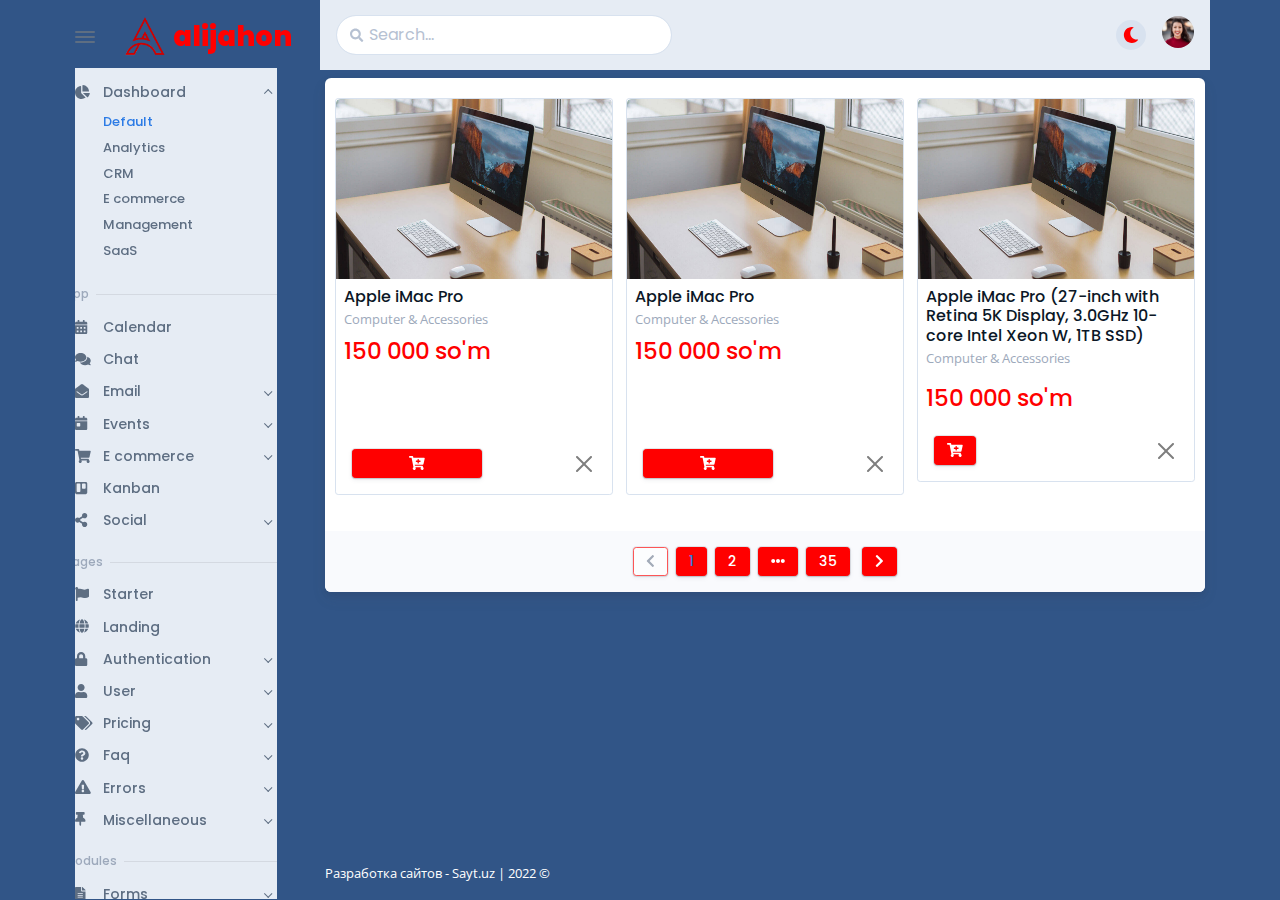
<file: html template/new design/liked-products.html>
<!DOCTYPE html>
<html lang="en-US" dir="ltr">

  <head>
    <meta charset="utf-8">
    <meta http-equiv="X-UA-Compatible" content="IE=edge">
    <meta name="viewport" content="width=device-width, initial-scale=1">


    <!-- ===============================================-->
    <!--    Document Title-->
    <!-- ===============================================-->
    <title>Alijahon.uz</title>


    <!-- ===============================================-->
    <!--    Favicons-->
    <!-- ===============================================-->
    <link rel="apple-touch-icon" sizes="180x180" href="assets/img/favicons/apple-touch-icon.png">
    <link rel="icon" type="image/png" sizes="32x32" href="assets/img/favicons/favicon-32x32.png">
    <link rel="icon" type="image/png" sizes="16x16" href="assets/img/favicons/favicon-16x16.png">
    <link rel="shortcut icon" type="image/x-icon" href="assets/img/favicons/favicon.ico">
    <link rel="manifest" href="assets/img/favicons/manifest.json">
    <meta name="msapplication-TileImage" content="assets/img/favicons/mstile-150x150.png">
    <meta name="theme-color" content="#ffffff">
    <script src="assets/js/config.js"></script>
    <script src="vendors/overlayscrollbars/OverlayScrollbars.min.js"></script>


    <!-- ===============================================-->
    <!--    Stylesheets-->
    <!-- ===============================================-->
    <link rel="preconnect" href="https://fonts.gstatic.com">
    <link href="https://fonts.googleapis.com/css?family=Open+Sans:300,400,500,600,700%7cPoppins:300,400,500,600,700,800,900&amp;display=swap" rel="stylesheet">
    <link href="vendors/overlayscrollbars/OverlayScrollbars.min.css" rel="stylesheet">
    <link href="assets/css/theme-rtl.min.css" rel="stylesheet" id="style-rtl">
    <link href="assets/css/theme.min.css" rel="stylesheet" id="style-default">
    <link href="assets/css/user-rtl.min.css" rel="stylesheet" id="user-style-rtl">
    <link href="assets/css/user.min.css" rel="stylesheet" id="user-style-default">
    <link href="assets/css/style.css" rel="stylesheet">

    <script>
      var isRTL = JSON.parse(localStorage.getItem('isRTL'));
      if (isRTL) {
        var linkDefault = document.getElementById('style-default');
        var userLinkDefault = document.getElementById('user-style-default');
        linkDefault.setAttribute('disabled', true);
        userLinkDefault.setAttribute('disabled', true);
        document.querySelector('html').setAttribute('dir', 'rtl');
      } else {
        var linkRTL = document.getElementById('style-rtl');
        var userLinkRTL = document.getElementById('user-style-rtl');
        linkRTL.setAttribute('disabled', true);
        userLinkRTL.setAttribute('disabled', true);
      }
    </script>
  </head>


  <body>

    <!-- ===============================================-->
    <!--    Main Content-->
    <!-- ===============================================-->
    <main class="main" id="top">
      <div class="container" data-layout="container">
        <script>
          var isFluid = JSON.parse(localStorage.getItem('isFluid'));
          if (isFluid) {
            var container = document.querySelector('[data-layout]');
            container.classList.remove('container');
            container.classList.add('container-fluid');
          }
        </script>
        <nav class="navbar navbar-light navbar-vertical navbar-expand-xl">
          <script>
            var navbarStyle = localStorage.getItem("navbarStyle");
            if (navbarStyle && navbarStyle !== 'transparent') {
              document.querySelector('.navbar-vertical').classList.add(`navbar-${navbarStyle}`);
            }
          </script>
          <div class="d-flex align-items-center">
            <div class="toggle-icon-wrapper">

              <button class="btn navbar-toggler-humburger-icon navbar-vertical-toggle" data-bs-toggle="tooltip" data-bs-placement="left" title="Toggle Navigation"><span class="navbar-toggle-icon"><span class="toggle-line"></span></span></button>

            </div><a class="navbar-brand" href="index.html">
              <div class="d-flex align-items-center py-3"><img class="me-2" src="assets/img/icons/spot-illustrations/falcon.png" alt="" width="40" /><span class="font-sans-serif">alijahon</span>
              </div>
            </a>
          </div>
          <div class="collapse navbar-collapse" id="navbarVerticalCollapse">
            <div class="navbar-vertical-content scrollbar">
              <ul class="navbar-nav flex-column mb-3" id="navbarVerticalNav">
                <li class="nav-item">
                  <!-- parent pages--><a class="nav-link dropdown-indicator" href="#dashboard" role="button" data-bs-toggle="collapse" aria-expanded="true" aria-controls="dashboard">
                    <div class="d-flex align-items-center"><span class="nav-link-icon"><span class="fas fa-chart-pie"></span></span><span class="nav-link-text ps-1">Dashboard</span>
                    </div>
                  </a>
                  <ul class="nav collapse show" id="dashboard">
                    <li class="nav-item"><a class="nav-link active" href="index.html" aria-expanded="false">
                        <div class="d-flex align-items-center"><span class="nav-link-text ps-1">Default</span>
                        </div>
                      </a>
                      <!-- more inner pages-->
                    </li>
                    <li class="nav-item"><a class="nav-link" href="dashboard/analytics.html" aria-expanded="false">
                        <div class="d-flex align-items-center"><span class="nav-link-text ps-1">Analytics</span>
                        </div>
                      </a>
                      <!-- more inner pages-->
                    </li>
                    <li class="nav-item"><a class="nav-link" href="dashboard/crm.html" aria-expanded="false">
                        <div class="d-flex align-items-center"><span class="nav-link-text ps-1">CRM</span>
                        </div>
                      </a>
                      <!-- more inner pages-->
                    </li>
                    <li class="nav-item"><a class="nav-link" href="dashboard/e-commerce.html" aria-expanded="false">
                        <div class="d-flex align-items-center"><span class="nav-link-text ps-1">E commerce</span>
                        </div>
                      </a>
                      <!-- more inner pages-->
                    </li>
                    <li class="nav-item"><a class="nav-link" href="dashboard/project-management.html" aria-expanded="false">
                        <div class="d-flex align-items-center"><span class="nav-link-text ps-1">Management</span>
                        </div>
                      </a>
                      <!-- more inner pages-->
                    </li>
                    <li class="nav-item"><a class="nav-link" href="dashboard/saas.html" aria-expanded="false">
                        <div class="d-flex align-items-center"><span class="nav-link-text ps-1">SaaS</span>
                        </div>
                      </a>
                      <!-- more inner pages-->
                    </li>
                  </ul>
                </li>
                <li class="nav-item">
                  <!-- label-->
                  <div class="row navbar-vertical-label-wrapper mt-3 mb-2">
                    <div class="col-auto navbar-vertical-label">App
                    </div>
                    <div class="col ps-0">
                      <hr class="mb-0 navbar-vertical-divider" />
                    </div>
                  </div>
                  <!-- parent pages--><a class="nav-link" href="app/calendar.html" role="button" aria-expanded="false">
                    <div class="d-flex align-items-center"><span class="nav-link-icon"><span class="fas fa-calendar-alt"></span></span><span class="nav-link-text ps-1">Calendar</span>
                    </div>
                  </a>
                  <!-- parent pages--><a class="nav-link" href="app/chat.html" role="button" aria-expanded="false">
                    <div class="d-flex align-items-center"><span class="nav-link-icon"><span class="fas fa-comments"></span></span><span class="nav-link-text ps-1">Chat</span>
                    </div>
                  </a>
                  <!-- parent pages--><a class="nav-link dropdown-indicator" href="#email" role="button" data-bs-toggle="collapse" aria-expanded="false" aria-controls="email">
                    <div class="d-flex align-items-center"><span class="nav-link-icon"><span class="fas fa-envelope-open"></span></span><span class="nav-link-text ps-1">Email</span>
                    </div>
                  </a>
                  <ul class="nav collapse false" id="email">
                    <li class="nav-item"><a class="nav-link" href="app/email/inbox.html" aria-expanded="false">
                        <div class="d-flex align-items-center"><span class="nav-link-text ps-1">Inbox</span>
                        </div>
                      </a>
                      <!-- more inner pages-->
                    </li>
                    <li class="nav-item"><a class="nav-link" href="app/email/email-detail.html" aria-expanded="false">
                        <div class="d-flex align-items-center"><span class="nav-link-text ps-1">Email detail</span>
                        </div>
                      </a>
                      <!-- more inner pages-->
                    </li>
                    <li class="nav-item"><a class="nav-link" href="app/email/compose.html" aria-expanded="false">
                        <div class="d-flex align-items-center"><span class="nav-link-text ps-1">Compose</span>
                        </div>
                      </a>
                      <!-- more inner pages-->
                    </li>
                  </ul>
                  <!-- parent pages--><a class="nav-link dropdown-indicator" href="#events" role="button" data-bs-toggle="collapse" aria-expanded="false" aria-controls="events">
                    <div class="d-flex align-items-center"><span class="nav-link-icon"><span class="fas fa-calendar-day"></span></span><span class="nav-link-text ps-1">Events</span>
                    </div>
                  </a>
                  <ul class="nav collapse false" id="events">
                    <li class="nav-item"><a class="nav-link" href="app/events/create-an-event.html" aria-expanded="false">
                        <div class="d-flex align-items-center"><span class="nav-link-text ps-1">Create an event</span>
                        </div>
                      </a>
                      <!-- more inner pages-->
                    </li>
                    <li class="nav-item"><a class="nav-link" href="app/events/event-detail.html" aria-expanded="false">
                        <div class="d-flex align-items-center"><span class="nav-link-text ps-1">Event detail</span>
                        </div>
                      </a>
                      <!-- more inner pages-->
                    </li>
                    <li class="nav-item"><a class="nav-link" href="app/events/event-list.html" aria-expanded="false">
                        <div class="d-flex align-items-center"><span class="nav-link-text ps-1">Event list</span>
                        </div>
                      </a>
                      <!-- more inner pages-->
                    </li>
                  </ul>
                  <!-- parent pages--><a class="nav-link dropdown-indicator" href="#e-commerce" role="button" data-bs-toggle="collapse" aria-expanded="false" aria-controls="e-commerce">
                    <div class="d-flex align-items-center"><span class="nav-link-icon"><span class="fas fa-shopping-cart"></span></span><span class="nav-link-text ps-1">E commerce</span>
                    </div>
                  </a>
                  <ul class="nav collapse false" id="e-commerce">
                    <li class="nav-item"><a class="nav-link dropdown-indicator" href="#product" data-bs-toggle="collapse" aria-expanded="false" aria-controls="e-commerce">
                        <div class="d-flex align-items-center"><span class="nav-link-text ps-1">Product</span>
                        </div>
                      </a>
                      <!-- more inner pages-->
                      <ul class="nav collapse false" id="product">
                        <li class="nav-item"><a class="nav-link" href="app/e-commerce/product/product-list.html" aria-expanded="false">
                            <div class="d-flex align-items-center"><span class="nav-link-text ps-1">Product list</span>
                            </div>
                          </a>
                          <!-- more inner pages-->
                        </li>
                        <li class="nav-item"><a class="nav-link" href="app/e-commerce/product/product-grid.html" aria-expanded="false">
                            <div class="d-flex align-items-center"><span class="nav-link-text ps-1">Product grid</span>
                            </div>
                          </a>
                          <!-- more inner pages-->
                        </li>
                        <li class="nav-item"><a class="nav-link" href="app/e-commerce/product/product-details.html" aria-expanded="false">
                            <div class="d-flex align-items-center"><span class="nav-link-text ps-1">Product details</span>
                            </div>
                          </a>
                          <!-- more inner pages-->
                        </li>
                      </ul>
                    </li>
                    <li class="nav-item"><a class="nav-link dropdown-indicator" href="#orders" data-bs-toggle="collapse" aria-expanded="false" aria-controls="e-commerce">
                        <div class="d-flex align-items-center"><span class="nav-link-text ps-1">Orders</span>
                        </div>
                      </a>
                      <!-- more inner pages-->
                      <ul class="nav collapse false" id="orders">
                        <li class="nav-item"><a class="nav-link" href="app/e-commerce/orders/order-list.html" aria-expanded="false">
                            <div class="d-flex align-items-center"><span class="nav-link-text ps-1">Order list</span>
                            </div>
                          </a>
                          <!-- more inner pages-->
                        </li>
                        <li class="nav-item"><a class="nav-link" href="app/e-commerce/orders/order-details.html" aria-expanded="false">
                            <div class="d-flex align-items-center"><span class="nav-link-text ps-1">Order details</span>
                            </div>
                          </a>
                          <!-- more inner pages-->
                        </li>
                      </ul>
                    </li>
                    <li class="nav-item"><a class="nav-link" href="app/e-commerce/customers.html" aria-expanded="false">
                        <div class="d-flex align-items-center"><span class="nav-link-text ps-1">Customers</span>
                        </div>
                      </a>
                      <!-- more inner pages-->
                    </li>
                    <li class="nav-item"><a class="nav-link" href="app/e-commerce/customer-details.html" aria-expanded="false">
                        <div class="d-flex align-items-center"><span class="nav-link-text ps-1">Customer details</span>
                        </div>
                      </a>
                      <!-- more inner pages-->
                    </li>
                    <li class="nav-item"><a class="nav-link" href="app/e-commerce/shopping-cart.html" aria-expanded="false">
                        <div class="d-flex align-items-center"><span class="nav-link-text ps-1">Shopping cart</span>
                        </div>
                      </a>
                      <!-- more inner pages-->
                    </li>
                    <li class="nav-item"><a class="nav-link" href="app/e-commerce/checkout.html" aria-expanded="false">
                        <div class="d-flex align-items-center"><span class="nav-link-text ps-1">Checkout</span>
                        </div>
                      </a>
                      <!-- more inner pages-->
                    </li>
                    <li class="nav-item"><a class="nav-link" href="app/e-commerce/billing.html" aria-expanded="false">
                        <div class="d-flex align-items-center"><span class="nav-link-text ps-1">Billing</span>
                        </div>
                      </a>
                      <!-- more inner pages-->
                    </li>
                    <li class="nav-item"><a class="nav-link" href="app/e-commerce/invoice.html" aria-expanded="false">
                        <div class="d-flex align-items-center"><span class="nav-link-text ps-1">Invoice</span>
                        </div>
                      </a>
                      <!-- more inner pages-->
                    </li>
                  </ul>
                  <!-- parent pages--><a class="nav-link" href="app/kanban.html" role="button" aria-expanded="false">
                    <div class="d-flex align-items-center"><span class="nav-link-icon"><span class="fab fa-trello"></span></span><span class="nav-link-text ps-1">Kanban</span>
                    </div>
                  </a>
                  <!-- parent pages--><a class="nav-link dropdown-indicator" href="#social" role="button" data-bs-toggle="collapse" aria-expanded="false" aria-controls="social">
                    <div class="d-flex align-items-center"><span class="nav-link-icon"><span class="fas fa-share-alt"></span></span><span class="nav-link-text ps-1">Social</span>
                    </div>
                  </a>
                  <ul class="nav collapse false" id="social">
                    <li class="nav-item"><a class="nav-link" href="app/social/feed.html" aria-expanded="false">
                        <div class="d-flex align-items-center"><span class="nav-link-text ps-1">Feed</span>
                        </div>
                      </a>
                      <!-- more inner pages-->
                    </li>
                    <li class="nav-item"><a class="nav-link" href="app/social/activity-log.html" aria-expanded="false">
                        <div class="d-flex align-items-center"><span class="nav-link-text ps-1">Activity log</span>
                        </div>
                      </a>
                      <!-- more inner pages-->
                    </li>
                    <li class="nav-item"><a class="nav-link" href="app/social/notifications.html" aria-expanded="false">
                        <div class="d-flex align-items-center"><span class="nav-link-text ps-1">Notifications</span>
                        </div>
                      </a>
                      <!-- more inner pages-->
                    </li>
                    <li class="nav-item"><a class="nav-link" href="app/social/followers.html" aria-expanded="false">
                        <div class="d-flex align-items-center"><span class="nav-link-text ps-1">Followers</span>
                        </div>
                      </a>
                      <!-- more inner pages-->
                    </li>
                  </ul>
                </li>
                <li class="nav-item">
                  <!-- label-->
                  <div class="row navbar-vertical-label-wrapper mt-3 mb-2">
                    <div class="col-auto navbar-vertical-label">Pages
                    </div>
                    <div class="col ps-0">
                      <hr class="mb-0 navbar-vertical-divider" />
                    </div>
                  </div>
                  <!-- parent pages--><a class="nav-link" href="pages/starter.html" role="button" aria-expanded="false">
                    <div class="d-flex align-items-center"><span class="nav-link-icon"><span class="fas fa-flag"></span></span><span class="nav-link-text ps-1">Starter</span>
                    </div>
                  </a>
                  <!-- parent pages--><a class="nav-link" href="pages/landing.html" role="button" aria-expanded="false">
                    <div class="d-flex align-items-center"><span class="nav-link-icon"><span class="fas fa-globe"></span></span><span class="nav-link-text ps-1">Landing</span>
                    </div>
                  </a>
                  <!-- parent pages--><a class="nav-link dropdown-indicator" href="#authentication" role="button" data-bs-toggle="collapse" aria-expanded="false" aria-controls="authentication">
                    <div class="d-flex align-items-center"><span class="nav-link-icon"><span class="fas fa-lock"></span></span><span class="nav-link-text ps-1">Authentication</span>
                    </div>
                  </a>
                  <ul class="nav collapse false" id="authentication">
                    <li class="nav-item"><a class="nav-link dropdown-indicator" href="#simple" data-bs-toggle="collapse" aria-expanded="false" aria-controls="authentication">
                        <div class="d-flex align-items-center"><span class="nav-link-text ps-1">Simple</span>
                        </div>
                      </a>
                      <!-- more inner pages-->
                      <ul class="nav collapse false" id="simple">
                        <li class="nav-item"><a class="nav-link" href="pages/authentication/simple/login.html" aria-expanded="false">
                            <div class="d-flex align-items-center"><span class="nav-link-text ps-1">Login</span>
                            </div>
                          </a>
                          <!-- more inner pages-->
                        </li>
                        <li class="nav-item"><a class="nav-link" href="pages/authentication/simple/logout.html" aria-expanded="false">
                            <div class="d-flex align-items-center"><span class="nav-link-text ps-1">Logout</span>
                            </div>
                          </a>
                          <!-- more inner pages-->
                        </li>
                        <li class="nav-item"><a class="nav-link" href="pages/authentication/simple/register.html" aria-expanded="false">
                            <div class="d-flex align-items-center"><span class="nav-link-text ps-1">Register</span>
                            </div>
                          </a>
                          <!-- more inner pages-->
                        </li>
                        <li class="nav-item"><a class="nav-link" href="pages/authentication/simple/forgot-password.html" aria-expanded="false">
                            <div class="d-flex align-items-center"><span class="nav-link-text ps-1">Forgot password</span>
                            </div>
                          </a>
                          <!-- more inner pages-->
                        </li>
                        <li class="nav-item"><a class="nav-link" href="pages/authentication/simple/confirm-mail.html" aria-expanded="false">
                            <div class="d-flex align-items-center"><span class="nav-link-text ps-1">Confirm mail</span>
                            </div>
                          </a>
                          <!-- more inner pages-->
                        </li>
                        <li class="nav-item"><a class="nav-link" href="pages/authentication/simple/reset-password.html" aria-expanded="false">
                            <div class="d-flex align-items-center"><span class="nav-link-text ps-1">Reset password</span>
                            </div>
                          </a>
                          <!-- more inner pages-->
                        </li>
                        <li class="nav-item"><a class="nav-link" href="pages/authentication/simple/lock-screen.html" aria-expanded="false">
                            <div class="d-flex align-items-center"><span class="nav-link-text ps-1">Lock screen</span>
                            </div>
                          </a>
                          <!-- more inner pages-->
                        </li>
                      </ul>
                    </li>
                    <li class="nav-item"><a class="nav-link dropdown-indicator" href="#card" data-bs-toggle="collapse" aria-expanded="false" aria-controls="authentication">
                        <div class="d-flex align-items-center"><span class="nav-link-text ps-1">Card</span>
                        </div>
                      </a>
                      <!-- more inner pages-->
                      <ul class="nav collapse false" id="card">
                        <li class="nav-item"><a class="nav-link" href="pages/authentication/card/login.html" aria-expanded="false">
                            <div class="d-flex align-items-center"><span class="nav-link-text ps-1">Login</span>
                            </div>
                          </a>
                          <!-- more inner pages-->
                        </li>
                        <li class="nav-item"><a class="nav-link" href="pages/authentication/card/logout.html" aria-expanded="false">
                            <div class="d-flex align-items-center"><span class="nav-link-text ps-1">Logout</span>
                            </div>
                          </a>
                          <!-- more inner pages-->
                        </li>
                        <li class="nav-item"><a class="nav-link" href="pages/authentication/card/register.html" aria-expanded="false">
                            <div class="d-flex align-items-center"><span class="nav-link-text ps-1">Register</span>
                            </div>
                          </a>
                          <!-- more inner pages-->
                        </li>
                        <li class="nav-item"><a class="nav-link" href="pages/authentication/card/forgot-password.html" aria-expanded="false">
                            <div class="d-flex align-items-center"><span class="nav-link-text ps-1">Forgot password</span>
                            </div>
                          </a>
                          <!-- more inner pages-->
                        </li>
                        <li class="nav-item"><a class="nav-link" href="pages/authentication/card/confirm-mail.html" aria-expanded="false">
                            <div class="d-flex align-items-center"><span class="nav-link-text ps-1">Confirm mail</span>
                            </div>
                          </a>
                          <!-- more inner pages-->
                        </li>
                        <li class="nav-item"><a class="nav-link" href="pages/authentication/card/reset-password.html" aria-expanded="false">
                            <div class="d-flex align-items-center"><span class="nav-link-text ps-1">Reset password</span>
                            </div>
                          </a>
                          <!-- more inner pages-->
                        </li>
                        <li class="nav-item"><a class="nav-link" href="pages/authentication/card/lock-screen.html" aria-expanded="false">
                            <div class="d-flex align-items-center"><span class="nav-link-text ps-1">Lock screen</span>
                            </div>
                          </a>
                          <!-- more inner pages-->
                        </li>
                      </ul>
                    </li>
                    <li class="nav-item"><a class="nav-link dropdown-indicator" href="#split" data-bs-toggle="collapse" aria-expanded="false" aria-controls="authentication">
                        <div class="d-flex align-items-center"><span class="nav-link-text ps-1">Split</span>
                        </div>
                      </a>
                      <!-- more inner pages-->
                      <ul class="nav collapse false" id="split">
                        <li class="nav-item"><a class="nav-link" href="pages/authentication/split/login.html" aria-expanded="false">
                            <div class="d-flex align-items-center"><span class="nav-link-text ps-1">Login</span>
                            </div>
                          </a>
                          <!-- more inner pages-->
                        </li>
                        <li class="nav-item"><a class="nav-link" href="pages/authentication/split/logout.html" aria-expanded="false">
                            <div class="d-flex align-items-center"><span class="nav-link-text ps-1">Logout</span>
                            </div>
                          </a>
                          <!-- more inner pages-->
                        </li>
                        <li class="nav-item"><a class="nav-link" href="pages/authentication/split/register.html" aria-expanded="false">
                            <div class="d-flex align-items-center"><span class="nav-link-text ps-1">Register</span>
                            </div>
                          </a>
                          <!-- more inner pages-->
                        </li>
                        <li class="nav-item"><a class="nav-link" href="pages/authentication/split/forgot-password.html" aria-expanded="false">
                            <div class="d-flex align-items-center"><span class="nav-link-text ps-1">Forgot password</span>
                            </div>
                          </a>
                          <!-- more inner pages-->
                        </li>
                        <li class="nav-item"><a class="nav-link" href="pages/authentication/split/confirm-mail.html" aria-expanded="false">
                            <div class="d-flex align-items-center"><span class="nav-link-text ps-1">Confirm mail</span>
                            </div>
                          </a>
                          <!-- more inner pages-->
                        </li>
                        <li class="nav-item"><a class="nav-link" href="pages/authentication/split/reset-password.html" aria-expanded="false">
                            <div class="d-flex align-items-center"><span class="nav-link-text ps-1">Reset password</span>
                            </div>
                          </a>
                          <!-- more inner pages-->
                        </li>
                        <li class="nav-item"><a class="nav-link" href="pages/authentication/split/lock-screen.html" aria-expanded="false">
                            <div class="d-flex align-items-center"><span class="nav-link-text ps-1">Lock screen</span>
                            </div>
                          </a>
                          <!-- more inner pages-->
                        </li>
                      </ul>
                    </li>
                    <li class="nav-item"><a class="nav-link" href="pages/authentication/wizard.html" aria-expanded="false">
                        <div class="d-flex align-items-center"><span class="nav-link-text ps-1">Wizard</span>
                        </div>
                      </a>
                      <!-- more inner pages-->
                    </li>
                    <li class="nav-item"><a class="nav-link" href="#authentication-modal" data-bs-toggle="modal" aria-expanded="false">
                        <div class="d-flex align-items-center"><span class="nav-link-text ps-1">Modal</span>
                        </div>
                      </a>
                      <!-- more inner pages-->
                    </li>
                  </ul>
                  <!-- parent pages--><a class="nav-link dropdown-indicator" href="#user" role="button" data-bs-toggle="collapse" aria-expanded="false" aria-controls="user">
                    <div class="d-flex align-items-center"><span class="nav-link-icon"><span class="fas fa-user"></span></span><span class="nav-link-text ps-1">User</span>
                    </div>
                  </a>
                  <ul class="nav collapse false" id="user">
                    <li class="nav-item"><a class="nav-link" href="pages/user/profile.html" aria-expanded="false">
                        <div class="d-flex align-items-center"><span class="nav-link-text ps-1">Profile</span>
                        </div>
                      </a>
                      <!-- more inner pages-->
                    </li>
                    <li class="nav-item"><a class="nav-link" href="pages/user/settings.html" aria-expanded="false">
                        <div class="d-flex align-items-center"><span class="nav-link-text ps-1">Settings</span>
                        </div>
                      </a>
                      <!-- more inner pages-->
                    </li>
                  </ul>
                  <!-- parent pages--><a class="nav-link dropdown-indicator" href="#pricing" role="button" data-bs-toggle="collapse" aria-expanded="false" aria-controls="pricing">
                    <div class="d-flex align-items-center"><span class="nav-link-icon"><span class="fas fa-tags"></span></span><span class="nav-link-text ps-1">Pricing</span>
                    </div>
                  </a>
                  <ul class="nav collapse false" id="pricing">
                    <li class="nav-item"><a class="nav-link" href="pages/pricing/pricing-default.html" aria-expanded="false">
                        <div class="d-flex align-items-center"><span class="nav-link-text ps-1">Pricing default</span>
                        </div>
                      </a>
                      <!-- more inner pages-->
                    </li>
                    <li class="nav-item"><a class="nav-link" href="pages/pricing/pricing-alt.html" aria-expanded="false">
                        <div class="d-flex align-items-center"><span class="nav-link-text ps-1">Pricing alt</span>
                        </div>
                      </a>
                      <!-- more inner pages-->
                    </li>
                  </ul>
                  <!-- parent pages--><a class="nav-link dropdown-indicator" href="#faq" role="button" data-bs-toggle="collapse" aria-expanded="false" aria-controls="faq">
                    <div class="d-flex align-items-center"><span class="nav-link-icon"><span class="fas fa-question-circle"></span></span><span class="nav-link-text ps-1">Faq</span>
                    </div>
                  </a>
                  <ul class="nav collapse false" id="faq">
                    <li class="nav-item"><a class="nav-link" href="pages/faq/faq-basic.html" aria-expanded="false">
                        <div class="d-flex align-items-center"><span class="nav-link-text ps-1">Faq basic</span>
                        </div>
                      </a>
                      <!-- more inner pages-->
                    </li>
                    <li class="nav-item"><a class="nav-link" href="pages/faq/faq-alt.html" aria-expanded="false">
                        <div class="d-flex align-items-center"><span class="nav-link-text ps-1">Faq alt</span>
                        </div>
                      </a>
                      <!-- more inner pages-->
                    </li>
                    <li class="nav-item"><a class="nav-link" href="pages/faq/faq-accordion.html" aria-expanded="false">
                        <div class="d-flex align-items-center"><span class="nav-link-text ps-1">Faq accordion</span>
                        </div>
                      </a>
                      <!-- more inner pages-->
                    </li>
                  </ul>
                  <!-- parent pages--><a class="nav-link dropdown-indicator" href="#errors" role="button" data-bs-toggle="collapse" aria-expanded="false" aria-controls="errors">
                    <div class="d-flex align-items-center"><span class="nav-link-icon"><span class="fas fa-exclamation-triangle"></span></span><span class="nav-link-text ps-1">Errors</span>
                    </div>
                  </a>
                  <ul class="nav collapse false" id="errors">
                    <li class="nav-item"><a class="nav-link" href="pages/errors/404.html" aria-expanded="false">
                        <div class="d-flex align-items-center"><span class="nav-link-text ps-1">404</span>
                        </div>
                      </a>
                      <!-- more inner pages-->
                    </li>
                    <li class="nav-item"><a class="nav-link" href="pages/errors/500.html" aria-expanded="false">
                        <div class="d-flex align-items-center"><span class="nav-link-text ps-1">500</span>
                        </div>
                      </a>
                      <!-- more inner pages-->
                    </li>
                  </ul>
                  <!-- parent pages--><a class="nav-link dropdown-indicator" href="#miscellaneous" role="button" data-bs-toggle="collapse" aria-expanded="false" aria-controls="miscellaneous">
                    <div class="d-flex align-items-center"><span class="nav-link-icon"><span class="fas fa-thumbtack"></span></span><span class="nav-link-text ps-1">Miscellaneous</span>
                    </div>
                  </a>
                  <ul class="nav collapse false" id="miscellaneous">
                    <li class="nav-item"><a class="nav-link" href="pages/miscellaneous/associations.html" aria-expanded="false">
                        <div class="d-flex align-items-center"><span class="nav-link-text ps-1">Associations</span>
                        </div>
                      </a>
                      <!-- more inner pages-->
                    </li>
                    <li class="nav-item"><a class="nav-link" href="pages/miscellaneous/invite-people.html" aria-expanded="false">
                        <div class="d-flex align-items-center"><span class="nav-link-text ps-1">Invite people</span>
                        </div>
                      </a>
                      <!-- more inner pages-->
                    </li>
                    <li class="nav-item"><a class="nav-link" href="pages/miscellaneous/privacy-policy.html" aria-expanded="false">
                        <div class="d-flex align-items-center"><span class="nav-link-text ps-1">Privacy policy</span>
                        </div>
                      </a>
                      <!-- more inner pages-->
                    </li>
                  </ul>
                </li>
                <li class="nav-item">
                  <!-- label-->
                  <div class="row navbar-vertical-label-wrapper mt-3 mb-2">
                    <div class="col-auto navbar-vertical-label">Modules
                    </div>
                    <div class="col ps-0">
                      <hr class="mb-0 navbar-vertical-divider" />
                    </div>
                  </div>
                  <!-- parent pages--><a class="nav-link dropdown-indicator" href="#forms" role="button" data-bs-toggle="collapse" aria-expanded="false" aria-controls="forms">
                    <div class="d-flex align-items-center"><span class="nav-link-icon"><span class="fas fa-file-alt"></span></span><span class="nav-link-text ps-1">Forms</span>
                    </div>
                  </a>
                  <ul class="nav collapse false" id="forms">
                    <li class="nav-item"><a class="nav-link dropdown-indicator" href="#basic" data-bs-toggle="collapse" aria-expanded="false" aria-controls="forms">
                        <div class="d-flex align-items-center"><span class="nav-link-text ps-1">Basic</span>
                        </div>
                      </a>
                      <!-- more inner pages-->
                      <ul class="nav collapse false" id="basic">
                        <li class="nav-item"><a class="nav-link" href="modules/forms/basic/form-control.html" aria-expanded="false">
                            <div class="d-flex align-items-center"><span class="nav-link-text ps-1">Form control</span>
                            </div>
                          </a>
                          <!-- more inner pages-->
                        </li>
                        <li class="nav-item"><a class="nav-link" href="modules/forms/basic/input-group.html" aria-expanded="false">
                            <div class="d-flex align-items-center"><span class="nav-link-text ps-1">Input group</span>
                            </div>
                          </a>
                          <!-- more inner pages-->
                        </li>
                        <li class="nav-item"><a class="nav-link" href="modules/forms/basic/select.html" aria-expanded="false">
                            <div class="d-flex align-items-center"><span class="nav-link-text ps-1">Select</span>
                            </div>
                          </a>
                          <!-- more inner pages-->
                        </li>
                        <li class="nav-item"><a class="nav-link" href="modules/forms/basic/checks.html" aria-expanded="false">
                            <div class="d-flex align-items-center"><span class="nav-link-text ps-1">Checks</span>
                            </div>
                          </a>
                          <!-- more inner pages-->
                        </li>
                        <li class="nav-item"><a class="nav-link" href="modules/forms/basic/range.html" aria-expanded="false">
                            <div class="d-flex align-items-center"><span class="nav-link-text ps-1">Range</span>
                            </div>
                          </a>
                          <!-- more inner pages-->
                        </li>
                        <li class="nav-item"><a class="nav-link" href="modules/forms/basic/layout.html" aria-expanded="false">
                            <div class="d-flex align-items-center"><span class="nav-link-text ps-1">Layout</span>
                            </div>
                          </a>
                          <!-- more inner pages-->
                        </li>
                      </ul>
                    </li>
                    <li class="nav-item"><a class="nav-link dropdown-indicator" href="#advance" data-bs-toggle="collapse" aria-expanded="false" aria-controls="forms">
                        <div class="d-flex align-items-center"><span class="nav-link-text ps-1">Advance</span>
                        </div>
                      </a>
                      <!-- more inner pages-->
                      <ul class="nav collapse false" id="advance">
                        <li class="nav-item"><a class="nav-link" href="modules/forms/advance/advance-select.html" aria-expanded="false">
                            <div class="d-flex align-items-center"><span class="nav-link-text ps-1">Advance select</span>
                            </div>
                          </a>
                          <!-- more inner pages-->
                        </li>
                        <li class="nav-item"><a class="nav-link" href="modules/forms/advance/date-picker.html" aria-expanded="false">
                            <div class="d-flex align-items-center"><span class="nav-link-text ps-1">Date picker</span>
                            </div>
                          </a>
                          <!-- more inner pages-->
                        </li>
                        <li class="nav-item"><a class="nav-link" href="modules/forms/advance/editor.html" aria-expanded="false">
                            <div class="d-flex align-items-center"><span class="nav-link-text ps-1">Editor</span>
                            </div>
                          </a>
                          <!-- more inner pages-->
                        </li>
                        <li class="nav-item"><a class="nav-link" href="modules/forms/advance/emoji-button.html" aria-expanded="false">
                            <div class="d-flex align-items-center"><span class="nav-link-text ps-1">Emoji button</span>
                            </div>
                          </a>
                          <!-- more inner pages-->
                        </li>
                        <li class="nav-item"><a class="nav-link" href="modules/forms/advance/file-uploader.html" aria-expanded="false">
                            <div class="d-flex align-items-center"><span class="nav-link-text ps-1">File uploader</span>
                            </div>
                          </a>
                          <!-- more inner pages-->
                        </li>
                        <li class="nav-item"><a class="nav-link" href="modules/forms/advance/rating.html" aria-expanded="false">
                            <div class="d-flex align-items-center"><span class="nav-link-text ps-1">Rating</span>
                            </div>
                          </a>
                          <!-- more inner pages-->
                        </li>
                      </ul>
                    </li>
                    <li class="nav-item"><a class="nav-link" href="modules/forms/floating-labels.html" aria-expanded="false">
                        <div class="d-flex align-items-center"><span class="nav-link-text ps-1">Floating labels</span>
                        </div>
                      </a>
                      <!-- more inner pages-->
                    </li>
                    <li class="nav-item"><a class="nav-link" href="modules/forms/wizard.html" aria-expanded="false">
                        <div class="d-flex align-items-center"><span class="nav-link-text ps-1">Wizard</span>
                        </div>
                      </a>
                      <!-- more inner pages-->
                    </li>
                    <li class="nav-item"><a class="nav-link" href="modules/forms/validation.html" aria-expanded="false">
                        <div class="d-flex align-items-center"><span class="nav-link-text ps-1">Validation</span>
                        </div>
                      </a>
                      <!-- more inner pages-->
                    </li>
                  </ul>
                  <!-- parent pages--><a class="nav-link dropdown-indicator" href="#tables" role="button" data-bs-toggle="collapse" aria-expanded="false" aria-controls="tables">
                    <div class="d-flex align-items-center"><span class="nav-link-icon"><span class="fas fa-table"></span></span><span class="nav-link-text ps-1">Tables</span>
                    </div>
                  </a>
                  <ul class="nav collapse false" id="tables">
                    <li class="nav-item"><a class="nav-link" href="modules/tables/basic-tables.html" aria-expanded="false">
                        <div class="d-flex align-items-center"><span class="nav-link-text ps-1">Basic tables</span>
                        </div>
                      </a>
                      <!-- more inner pages-->
                    </li>
                    <li class="nav-item"><a class="nav-link" href="modules/tables/advance-tables.html" aria-expanded="false">
                        <div class="d-flex align-items-center"><span class="nav-link-text ps-1">Advance tables</span>
                        </div>
                      </a>
                      <!-- more inner pages-->
                    </li>
                    <li class="nav-item"><a class="nav-link" href="modules/tables/bulk-select.html" aria-expanded="false">
                        <div class="d-flex align-items-center"><span class="nav-link-text ps-1">Bulk select</span>
                        </div>
                      </a>
                      <!-- more inner pages-->
                    </li>
                  </ul>
                  <!-- parent pages--><a class="nav-link dropdown-indicator" href="#charts" role="button" data-bs-toggle="collapse" aria-expanded="false" aria-controls="charts">
                    <div class="d-flex align-items-center"><span class="nav-link-icon"><span class="fas fa-chart-line"></span></span><span class="nav-link-text ps-1">Charts</span>
                    </div>
                  </a>
                  <ul class="nav collapse false" id="charts">
                    <li class="nav-item"><a class="nav-link" href="modules/charts/chartjs.html" aria-expanded="false">
                        <div class="d-flex align-items-center"><span class="nav-link-text ps-1">Chartjs</span>
                        </div>
                      </a>
                      <!-- more inner pages-->
                    </li>
                    <li class="nav-item"><a class="nav-link dropdown-indicator" href="#eCharts" data-bs-toggle="collapse" aria-expanded="false" aria-controls="charts">
                        <div class="d-flex align-items-center"><span class="nav-link-text ps-1">ECharts</span>
                        </div>
                      </a>
                      <!-- more inner pages-->
                      <ul class="nav collapse false" id="eCharts">
                        <li class="nav-item"><a class="nav-link" href="modules/charts/echarts/line-charts.html" aria-expanded="false">
                            <div class="d-flex align-items-center"><span class="nav-link-text ps-1">Line charts</span>
                            </div>
                          </a>
                          <!-- more inner pages-->
                        </li>
                        <li class="nav-item"><a class="nav-link" href="modules/charts/echarts/bar-charts.html" aria-expanded="false">
                            <div class="d-flex align-items-center"><span class="nav-link-text ps-1">Bar charts</span>
                            </div>
                          </a>
                          <!-- more inner pages-->
                        </li>
                        <li class="nav-item"><a class="nav-link" href="modules/charts/echarts/candlestick-charts.html" aria-expanded="false">
                            <div class="d-flex align-items-center"><span class="nav-link-text ps-1">Candlestick charts</span>
                            </div>
                          </a>
                          <!-- more inner pages-->
                        </li>
                        <li class="nav-item"><a class="nav-link" href="modules/charts/echarts/geo-map.html" aria-expanded="false">
                            <div class="d-flex align-items-center"><span class="nav-link-text ps-1">Geo map</span>
                            </div>
                          </a>
                          <!-- more inner pages-->
                        </li>
                        <li class="nav-item"><a class="nav-link" href="modules/charts/echarts/scatter-charts.html" aria-expanded="false">
                            <div class="d-flex align-items-center"><span class="nav-link-text ps-1">Scatter charts</span>
                            </div>
                          </a>
                          <!-- more inner pages-->
                        </li>
                        <li class="nav-item"><a class="nav-link" href="modules/charts/echarts/pie-charts.html" aria-expanded="false">
                            <div class="d-flex align-items-center"><span class="nav-link-text ps-1">Pie charts</span>
                            </div>
                          </a>
                          <!-- more inner pages-->
                        </li>
                        <li class="nav-item"><a class="nav-link" href="modules/charts/echarts/radar-charts.html" aria-expanded="false">
                            <div class="d-flex align-items-center"><span class="nav-link-text ps-1">Radar charts</span>
                            </div>
                          </a>
                          <!-- more inner pages-->
                        </li>
                        <li class="nav-item"><a class="nav-link" href="modules/charts/echarts/heatmap-charts.html" aria-expanded="false">
                            <div class="d-flex align-items-center"><span class="nav-link-text ps-1">Heatmap charts</span>
                            </div>
                          </a>
                          <!-- more inner pages-->
                        </li>
                        <li class="nav-item"><a class="nav-link" href="modules/charts/echarts/how-to-use.html" aria-expanded="false">
                            <div class="d-flex align-items-center"><span class="nav-link-text ps-1">How to use</span>
                            </div>
                          </a>
                          <!-- more inner pages-->
                        </li>
                      </ul>
                    </li>
                  </ul>
                  <!-- parent pages--><a class="nav-link dropdown-indicator" href="#icons" role="button" data-bs-toggle="collapse" aria-expanded="false" aria-controls="icons">
                    <div class="d-flex align-items-center"><span class="nav-link-icon"><span class="fas fa-shapes"></span></span><span class="nav-link-text ps-1">Icons</span>
                    </div>
                  </a>
                  <ul class="nav collapse false" id="icons">
                    <li class="nav-item"><a class="nav-link" href="modules/icons/font-awesome.html" aria-expanded="false">
                        <div class="d-flex align-items-center"><span class="nav-link-text ps-1">Font awesome</span>
                        </div>
                      </a>
                      <!-- more inner pages-->
                    </li>
                    <li class="nav-item"><a class="nav-link" href="modules/icons/bootstrap-icons.html" aria-expanded="false">
                        <div class="d-flex align-items-center"><span class="nav-link-text ps-1">Bootstrap icons</span>
                        </div>
                      </a>
                      <!-- more inner pages-->
                    </li>
                    <li class="nav-item"><a class="nav-link" href="modules/icons/feather.html" aria-expanded="false">
                        <div class="d-flex align-items-center"><span class="nav-link-text ps-1">Feather</span>
                        </div>
                      </a>
                      <!-- more inner pages-->
                    </li>
                    <li class="nav-item"><a class="nav-link" href="modules/icons/material-icons.html" aria-expanded="false">
                        <div class="d-flex align-items-center"><span class="nav-link-text ps-1">Material icons</span>
                        </div>
                      </a>
                      <!-- more inner pages-->
                    </li>
                  </ul>
                  <!-- parent pages--><a class="nav-link dropdown-indicator" href="#maps" role="button" data-bs-toggle="collapse" aria-expanded="false" aria-controls="maps">
                    <div class="d-flex align-items-center"><span class="nav-link-icon"><span class="fas fa-map"></span></span><span class="nav-link-text ps-1">Maps</span>
                    </div>
                  </a>
                  <ul class="nav collapse false" id="maps">
                    <li class="nav-item"><a class="nav-link" href="modules/maps/google-map.html" aria-expanded="false">
                        <div class="d-flex align-items-center"><span class="nav-link-text ps-1">Google map</span>
                        </div>
                      </a>
                      <!-- more inner pages-->
                    </li>
                    <li class="nav-item"><a class="nav-link" href="modules/maps/leaflet-map.html" aria-expanded="false">
                        <div class="d-flex align-items-center"><span class="nav-link-text ps-1">Leaflet map</span>
                        </div>
                      </a>
                      <!-- more inner pages-->
                    </li>
                  </ul>
                  <!-- parent pages--><a class="nav-link dropdown-indicator" href="#components" role="button" data-bs-toggle="collapse" aria-expanded="false" aria-controls="components">
                    <div class="d-flex align-items-center"><span class="nav-link-icon"><span class="fas fa-puzzle-piece"></span></span><span class="nav-link-text ps-1">Components</span>
                    </div>
                  </a>
                  <ul class="nav collapse false" id="components">
                    <li class="nav-item"><a class="nav-link" href="modules/components/accordion.html" aria-expanded="false">
                        <div class="d-flex align-items-center"><span class="nav-link-text ps-1">Accordion</span>
                        </div>
                      </a>
                      <!-- more inner pages-->
                    </li>
                    <li class="nav-item"><a class="nav-link" href="modules/components/alerts.html" aria-expanded="false">
                        <div class="d-flex align-items-center"><span class="nav-link-text ps-1">Alerts</span>
                        </div>
                      </a>
                      <!-- more inner pages-->
                    </li>
                    <li class="nav-item"><a class="nav-link" href="modules/components/anchor.html" aria-expanded="false">
                        <div class="d-flex align-items-center"><span class="nav-link-text ps-1">Anchor</span>
                        </div>
                      </a>
                      <!-- more inner pages-->
                    </li>
                    <li class="nav-item"><a class="nav-link" href="modules/components/animated-icons.html" aria-expanded="false">
                        <div class="d-flex align-items-center"><span class="nav-link-text ps-1">Animated icons</span>
                        </div>
                      </a>
                      <!-- more inner pages-->
                    </li>
                    <li class="nav-item"><a class="nav-link" href="modules/components/background.html" aria-expanded="false">
                        <div class="d-flex align-items-center"><span class="nav-link-text ps-1">Background</span>
                        </div>
                      </a>
                      <!-- more inner pages-->
                    </li>
                    <li class="nav-item"><a class="nav-link" href="modules/components/badges.html" aria-expanded="false">
                        <div class="d-flex align-items-center"><span class="nav-link-text ps-1">Badges</span>
                        </div>
                      </a>
                      <!-- more inner pages-->
                    </li>
                    <li class="nav-item"><a class="nav-link" href="modules/components/breadcrumbs.html" aria-expanded="false">
                        <div class="d-flex align-items-center"><span class="nav-link-text ps-1">Breadcrumbs</span>
                        </div>
                      </a>
                      <!-- more inner pages-->
                    </li>
                    <li class="nav-item"><a class="nav-link" href="modules/components/buttons.html" aria-expanded="false">
                        <div class="d-flex align-items-center"><span class="nav-link-text ps-1">Buttons</span>
                        </div>
                      </a>
                      <!-- more inner pages-->
                    </li>
                    <li class="nav-item"><a class="nav-link" href="modules/components/calendar.html" aria-expanded="false">
                        <div class="d-flex align-items-center"><span class="nav-link-text ps-1">Calendar</span>
                        </div>
                      </a>
                      <!-- more inner pages-->
                    </li>
                    <li class="nav-item"><a class="nav-link" href="modules/components/cards.html" aria-expanded="false">
                        <div class="d-flex align-items-center"><span class="nav-link-text ps-1">Cards</span>
                        </div>
                      </a>
                      <!-- more inner pages-->
                    </li>
                    <li class="nav-item"><a class="nav-link dropdown-indicator" href="#carousel" data-bs-toggle="collapse" aria-expanded="false" aria-controls="components">
                        <div class="d-flex align-items-center"><span class="nav-link-text ps-1">Carousel</span>
                        </div>
                      </a>
                      <!-- more inner pages-->
                      <ul class="nav collapse false" id="carousel">
                        <li class="nav-item"><a class="nav-link" href="modules/components/carousel/bootstrap.html" aria-expanded="false">
                            <div class="d-flex align-items-center"><span class="nav-link-text ps-1">Bootstrap</span>
                            </div>
                          </a>
                          <!-- more inner pages-->
                        </li>
                        <li class="nav-item"><a class="nav-link" href="modules/components/carousel/swiper.html" aria-expanded="false">
                            <div class="d-flex align-items-center"><span class="nav-link-text ps-1">Swiper</span>
                            </div>
                          </a>
                          <!-- more inner pages-->
                        </li>
                      </ul>
                    </li>
                    <li class="nav-item"><a class="nav-link" href="modules/components/collapse.html" aria-expanded="false">
                        <div class="d-flex align-items-center"><span class="nav-link-text ps-1">Collapse</span>
                        </div>
                      </a>
                      <!-- more inner pages-->
                    </li>
                    <li class="nav-item"><a class="nav-link" href="modules/components/cookie-notice.html" aria-expanded="false">
                        <div class="d-flex align-items-center"><span class="nav-link-text ps-1">Cookie notice</span>
                        </div>
                      </a>
                      <!-- more inner pages-->
                    </li>
                    <li class="nav-item"><a class="nav-link" href="modules/components/countup.html" aria-expanded="false">
                        <div class="d-flex align-items-center"><span class="nav-link-text ps-1">Countup</span>
                        </div>
                      </a>
                      <!-- more inner pages-->
                    </li>
                    <li class="nav-item"><a class="nav-link" href="modules/components/draggable.html" aria-expanded="false">
                        <div class="d-flex align-items-center"><span class="nav-link-text ps-1">Draggable</span>
                        </div>
                      </a>
                      <!-- more inner pages-->
                    </li>
                    <li class="nav-item"><a class="nav-link" href="modules/components/dropdowns.html" aria-expanded="false">
                        <div class="d-flex align-items-center"><span class="nav-link-text ps-1">Dropdowns</span>
                        </div>
                      </a>
                      <!-- more inner pages-->
                    </li>
                    <li class="nav-item"><a class="nav-link" href="modules/components/list-group.html" aria-expanded="false">
                        <div class="d-flex align-items-center"><span class="nav-link-text ps-1">List group</span>
                        </div>
                      </a>
                      <!-- more inner pages-->
                    </li>
                    <li class="nav-item"><a class="nav-link" href="modules/components/modals.html" aria-expanded="false">
                        <div class="d-flex align-items-center"><span class="nav-link-text ps-1">Modals</span>
                        </div>
                      </a>
                      <!-- more inner pages-->
                    </li>
                    <li class="nav-item"><a class="nav-link dropdown-indicator" href="#navs-_and_-Tabs" data-bs-toggle="collapse" aria-expanded="false" aria-controls="components">
                        <div class="d-flex align-items-center"><span class="nav-link-text ps-1">Navs &amp; Tabs</span>
                        </div>
                      </a>
                      <!-- more inner pages-->
                      <ul class="nav collapse false" id="navs-_and_-Tabs">
                        <li class="nav-item"><a class="nav-link" href="modules/components/navs-and-tabs/navs.html" aria-expanded="false">
                            <div class="d-flex align-items-center"><span class="nav-link-text ps-1">Navs</span>
                            </div>
                          </a>
                          <!-- more inner pages-->
                        </li>
                        <li class="nav-item"><a class="nav-link" href="modules/components/navs-and-tabs/navbar.html" aria-expanded="false">
                            <div class="d-flex align-items-center"><span class="nav-link-text ps-1">Navbar</span>
                            </div>
                          </a>
                          <!-- more inner pages-->
                        </li>
                        <li class="nav-item"><a class="nav-link" href="modules/components/navs-and-tabs/vertical-navbar.html" aria-expanded="false">
                            <div class="d-flex align-items-center"><span class="nav-link-text ps-1">Vertical navbar</span>
                            </div>
                          </a>
                          <!-- more inner pages-->
                        </li>
                        <li class="nav-item"><a class="nav-link" href="modules/components/navs-and-tabs/top-navbar.html" aria-expanded="false">
                            <div class="d-flex align-items-center"><span class="nav-link-text ps-1">Top navbar</span>
                            </div>
                          </a>
                          <!-- more inner pages-->
                        </li>
                        <li class="nav-item"><a class="nav-link" href="modules/components/navs-and-tabs/combo-navbar.html" aria-expanded="false">
                            <div class="d-flex align-items-center"><span class="nav-link-text ps-1">Combo navbar</span>
                            </div>
                          </a>
                          <!-- more inner pages-->
                        </li>
                        <li class="nav-item"><a class="nav-link" href="modules/components/navs-and-tabs/tabs.html" aria-expanded="false">
                            <div class="d-flex align-items-center"><span class="nav-link-text ps-1">Tabs</span>
                            </div>
                          </a>
                          <!-- more inner pages-->
                        </li>
                      </ul>
                    </li>
                    <li class="nav-item"><a class="nav-link" href="modules/components/offcanvas.html" aria-expanded="false">
                        <div class="d-flex align-items-center"><span class="nav-link-text ps-1">Offcanvas</span>
                        </div>
                      </a>
                      <!-- more inner pages-->
                    </li>
                    <li class="nav-item"><a class="nav-link dropdown-indicator" href="#pictures" data-bs-toggle="collapse" aria-expanded="false" aria-controls="components">
                        <div class="d-flex align-items-center"><span class="nav-link-text ps-1">Pictures</span>
                        </div>
                      </a>
                      <!-- more inner pages-->
                      <ul class="nav collapse false" id="pictures">
                        <li class="nav-item"><a class="nav-link" href="modules/components/pictures/avatar.html" aria-expanded="false">
                            <div class="d-flex align-items-center"><span class="nav-link-text ps-1">Avatar</span>
                            </div>
                          </a>
                          <!-- more inner pages-->
                        </li>
                        <li class="nav-item"><a class="nav-link" href="modules/components/pictures/images.html" aria-expanded="false">
                            <div class="d-flex align-items-center"><span class="nav-link-text ps-1">Images</span>
                            </div>
                          </a>
                          <!-- more inner pages-->
                        </li>
                        <li class="nav-item"><a class="nav-link" href="modules/components/pictures/figures.html" aria-expanded="false">
                            <div class="d-flex align-items-center"><span class="nav-link-text ps-1">Figures</span>
                            </div>
                          </a>
                          <!-- more inner pages-->
                        </li>
                        <li class="nav-item"><a class="nav-link" href="modules/components/pictures/hoverbox.html" aria-expanded="false">
                            <div class="d-flex align-items-center"><span class="nav-link-text ps-1">Hoverbox</span>
                            </div>
                          </a>
                          <!-- more inner pages-->
                        </li>
                        <li class="nav-item"><a class="nav-link" href="modules/components/pictures/lightbox.html" aria-expanded="false">
                            <div class="d-flex align-items-center"><span class="nav-link-text ps-1">Lightbox</span>
                            </div>
                          </a>
                          <!-- more inner pages-->
                        </li>
                      </ul>
                    </li>
                    <li class="nav-item"><a class="nav-link" href="modules/components/progress-bar.html" aria-expanded="false">
                        <div class="d-flex align-items-center"><span class="nav-link-text ps-1">Progress bar</span>
                        </div>
                      </a>
                      <!-- more inner pages-->
                    </li>
                    <li class="nav-item"><a class="nav-link" href="modules/components/placeholder.html" aria-expanded="false">
                        <div class="d-flex align-items-center"><span class="nav-link-text ps-1">Placeholder</span>
                        </div>
                      </a>
                      <!-- more inner pages-->
                    </li>
                    <li class="nav-item"><a class="nav-link" href="modules/components/pagination.html" aria-expanded="false">
                        <div class="d-flex align-items-center"><span class="nav-link-text ps-1">Pagination</span>
                        </div>
                      </a>
                      <!-- more inner pages-->
                    </li>
                    <li class="nav-item"><a class="nav-link" href="modules/components/popovers.html" aria-expanded="false">
                        <div class="d-flex align-items-center"><span class="nav-link-text ps-1">Popovers</span>
                        </div>
                      </a>
                      <!-- more inner pages-->
                    </li>
                    <li class="nav-item"><a class="nav-link" href="modules/components/scrollspy.html" aria-expanded="false">
                        <div class="d-flex align-items-center"><span class="nav-link-text ps-1">Scrollspy</span>
                        </div>
                      </a>
                      <!-- more inner pages-->
                    </li>
                    <li class="nav-item"><a class="nav-link" href="modules/components/search.html" aria-expanded="false">
                        <div class="d-flex align-items-center"><span class="nav-link-text ps-1">Search</span>
                        </div>
                      </a>
                      <!-- more inner pages-->
                    </li>
                    <li class="nav-item"><a class="nav-link" href="modules/components/spinners.html" aria-expanded="false">
                        <div class="d-flex align-items-center"><span class="nav-link-text ps-1">Spinners</span>
                        </div>
                      </a>
                      <!-- more inner pages-->
                    </li>
                    <li class="nav-item"><a class="nav-link" href="modules/components/toasts.html" aria-expanded="false">
                        <div class="d-flex align-items-center"><span class="nav-link-text ps-1">Toasts</span>
                        </div>
                      </a>
                      <!-- more inner pages-->
                    </li>
                    <li class="nav-item"><a class="nav-link" href="modules/components/tooltips.html" aria-expanded="false">
                        <div class="d-flex align-items-center"><span class="nav-link-text ps-1">Tooltips</span>
                        </div>
                      </a>
                      <!-- more inner pages-->
                    </li>
                    <li class="nav-item"><a class="nav-link" href="modules/components/treeview.html" aria-expanded="false">
                        <div class="d-flex align-items-center"><span class="nav-link-text ps-1">Treeview</span><span class="badge rounded-pill ms-2 badge-soft-success">New</span>
                        </div>
                      </a>
                      <!-- more inner pages-->
                    </li>
                    <li class="nav-item"><a class="nav-link" href="modules/components/typed-text.html" aria-expanded="false">
                        <div class="d-flex align-items-center"><span class="nav-link-text ps-1">Typed text</span>
                        </div>
                      </a>
                      <!-- more inner pages-->
                    </li>
                    <li class="nav-item"><a class="nav-link dropdown-indicator" href="#videos" data-bs-toggle="collapse" aria-expanded="false" aria-controls="components">
                        <div class="d-flex align-items-center"><span class="nav-link-text ps-1">Videos</span>
                        </div>
                      </a>
                      <!-- more inner pages-->
                      <ul class="nav collapse false" id="videos">
                        <li class="nav-item"><a class="nav-link" href="modules/components/videos/embed.html" aria-expanded="false">
                            <div class="d-flex align-items-center"><span class="nav-link-text ps-1">Embed</span>
                            </div>
                          </a>
                          <!-- more inner pages-->
                        </li>
                        <li class="nav-item"><a class="nav-link" href="modules/components/videos/plyr.html" aria-expanded="false">
                            <div class="d-flex align-items-center"><span class="nav-link-text ps-1">Plyr</span>
                            </div>
                          </a>
                          <!-- more inner pages-->
                        </li>
                      </ul>
                    </li>
                  </ul>
                  <!-- parent pages--><a class="nav-link dropdown-indicator" href="#utilities" role="button" data-bs-toggle="collapse" aria-expanded="false" aria-controls="utilities">
                    <div class="d-flex align-items-center"><span class="nav-link-icon"><span class="fas fa-fire"></span></span><span class="nav-link-text ps-1">Utilities</span>
                    </div>
                  </a>
                  <ul class="nav collapse false" id="utilities">
                    <li class="nav-item"><a class="nav-link" href="modules/utilities/borders.html" aria-expanded="false">
                        <div class="d-flex align-items-center"><span class="nav-link-text ps-1">Borders</span>
                        </div>
                      </a>
                      <!-- more inner pages-->
                    </li>
                    <li class="nav-item"><a class="nav-link" href="modules/utilities/clearfix.html" aria-expanded="false">
                        <div class="d-flex align-items-center"><span class="nav-link-text ps-1">Clearfix</span>
                        </div>
                      </a>
                      <!-- more inner pages-->
                    </li>
                    <li class="nav-item"><a class="nav-link" href="modules/utilities/colors.html" aria-expanded="false">
                        <div class="d-flex align-items-center"><span class="nav-link-text ps-1">Colors</span>
                        </div>
                      </a>
                      <!-- more inner pages-->
                    </li>
                    <li class="nav-item"><a class="nav-link" href="modules/utilities/colored-links.html" aria-expanded="false">
                        <div class="d-flex align-items-center"><span class="nav-link-text ps-1">Colored links</span>
                        </div>
                      </a>
                      <!-- more inner pages-->
                    </li>
                    <li class="nav-item"><a class="nav-link" href="modules/utilities/display.html" aria-expanded="false">
                        <div class="d-flex align-items-center"><span class="nav-link-text ps-1">Display</span>
                        </div>
                      </a>
                      <!-- more inner pages-->
                    </li>
                    <li class="nav-item"><a class="nav-link" href="modules/utilities/flex.html" aria-expanded="false">
                        <div class="d-flex align-items-center"><span class="nav-link-text ps-1">Flex</span>
                        </div>
                      </a>
                      <!-- more inner pages-->
                    </li>
                    <li class="nav-item"><a class="nav-link" href="modules/utilities/float.html" aria-expanded="false">
                        <div class="d-flex align-items-center"><span class="nav-link-text ps-1">Float</span>
                        </div>
                      </a>
                      <!-- more inner pages-->
                    </li>
                    <li class="nav-item"><a class="nav-link" href="modules/utilities/grid.html" aria-expanded="false">
                        <div class="d-flex align-items-center"><span class="nav-link-text ps-1">Grid</span>
                        </div>
                      </a>
                      <!-- more inner pages-->
                    </li>
                    <li class="nav-item"><a class="nav-link" href="modules/utilities/overlayscrollbars.html" aria-expanded="false">
                        <div class="d-flex align-items-center"><span class="nav-link-text ps-1">Overlayscrollbars</span>
                        </div>
                      </a>
                      <!-- more inner pages-->
                    </li>
                    <li class="nav-item"><a class="nav-link" href="modules/utilities/position.html" aria-expanded="false">
                        <div class="d-flex align-items-center"><span class="nav-link-text ps-1">Position</span>
                        </div>
                      </a>
                      <!-- more inner pages-->
                    </li>
                    <li class="nav-item"><a class="nav-link" href="modules/utilities/spacing.html" aria-expanded="false">
                        <div class="d-flex align-items-center"><span class="nav-link-text ps-1">Spacing</span>
                        </div>
                      </a>
                      <!-- more inner pages-->
                    </li>
                    <li class="nav-item"><a class="nav-link" href="modules/utilities/sizing.html" aria-expanded="false">
                        <div class="d-flex align-items-center"><span class="nav-link-text ps-1">Sizing</span>
                        </div>
                      </a>
                      <!-- more inner pages-->
                    </li>
                    <li class="nav-item"><a class="nav-link" href="modules/utilities/stretched-link.html" aria-expanded="false">
                        <div class="d-flex align-items-center"><span class="nav-link-text ps-1">Stretched link</span>
                        </div>
                      </a>
                      <!-- more inner pages-->
                    </li>
                    <li class="nav-item"><a class="nav-link" href="modules/utilities/text-truncation.html" aria-expanded="false">
                        <div class="d-flex align-items-center"><span class="nav-link-text ps-1">Text truncation</span>
                        </div>
                      </a>
                      <!-- more inner pages-->
                    </li>
                    <li class="nav-item"><a class="nav-link" href="modules/utilities/typography.html" aria-expanded="false">
                        <div class="d-flex align-items-center"><span class="nav-link-text ps-1">Typography</span>
                        </div>
                      </a>
                      <!-- more inner pages-->
                    </li>
                    <li class="nav-item"><a class="nav-link" href="modules/utilities/vertical-align.html" aria-expanded="false">
                        <div class="d-flex align-items-center"><span class="nav-link-text ps-1">Vertical align</span>
                        </div>
                      </a>
                      <!-- more inner pages-->
                    </li>
                    <li class="nav-item"><a class="nav-link" href="modules/utilities/visibility.html" aria-expanded="false">
                        <div class="d-flex align-items-center"><span class="nav-link-text ps-1">Visibility</span>
                        </div>
                      </a>
                      <!-- more inner pages-->
                    </li>
                  </ul>
                  <!-- parent pages--><a class="nav-link" href="widgets.html" role="button" aria-expanded="false">
                    <div class="d-flex align-items-center"><span class="nav-link-icon"><span class="fas fa-poll"></span></span><span class="nav-link-text ps-1">Widgets</span>
                    </div>
                  </a>
                  <!-- parent pages--><a class="nav-link dropdown-indicator" href="#multi-level" role="button" data-bs-toggle="collapse" aria-expanded="false" aria-controls="multi-level">
                    <div class="d-flex align-items-center"><span class="nav-link-icon"><span class="fas fa-layer-group"></span></span><span class="nav-link-text ps-1">Multi level</span>
                    </div>
                  </a>
                  <ul class="nav collapse false" id="multi-level">
                    <li class="nav-item"><a class="nav-link dropdown-indicator" href="#level-two" data-bs-toggle="collapse" aria-expanded="false" aria-controls="multi-level">
                        <div class="d-flex align-items-center"><span class="nav-link-text ps-1">Level two</span>
                        </div>
                      </a>
                      <!-- more inner pages-->
                      <ul class="nav collapse false" id="level-two">
                        <li class="nav-item"><a class="nav-link" href="#!.html" aria-expanded="false">
                            <div class="d-flex align-items-center"><span class="nav-link-text ps-1">Item 1</span>
                            </div>
                          </a>
                          <!-- more inner pages-->
                        </li>
                        <li class="nav-item"><a class="nav-link" href="#!.html" aria-expanded="false">
                            <div class="d-flex align-items-center"><span class="nav-link-text ps-1">Item 2</span>
                            </div>
                          </a>
                          <!-- more inner pages-->
                        </li>
                      </ul>
                    </li>
                    <li class="nav-item"><a class="nav-link dropdown-indicator" href="#level-three" data-bs-toggle="collapse" aria-expanded="false" aria-controls="multi-level">
                        <div class="d-flex align-items-center"><span class="nav-link-text ps-1">Level three</span>
                        </div>
                      </a>
                      <!-- more inner pages-->
                      <ul class="nav collapse false" id="level-three">
                        <li class="nav-item"><a class="nav-link" href="#!.html" aria-expanded="false">
                            <div class="d-flex align-items-center"><span class="nav-link-text ps-1">Item 3</span>
                            </div>
                          </a>
                          <!-- more inner pages-->
                        </li>
                        <li class="nav-item"><a class="nav-link dropdown-indicator" href="#item-4" data-bs-toggle="collapse" aria-expanded="false" aria-controls="level-three">
                            <div class="d-flex align-items-center"><span class="nav-link-text ps-1">Item 4</span>
                            </div>
                          </a>
                          <!-- more inner pages-->
                          <ul class="nav collapse false" id="item-4">
                            <li class="nav-item"><a class="nav-link" href="#!.html" aria-expanded="false">
                                <div class="d-flex align-items-center"><span class="nav-link-text ps-1">Item 5</span>
                                </div>
                              </a>
                              <!-- more inner pages-->
                            </li>
                            <li class="nav-item"><a class="nav-link" href="#!.html" aria-expanded="false">
                                <div class="d-flex align-items-center"><span class="nav-link-text ps-1">Item 6</span>
                                </div>
                              </a>
                              <!-- more inner pages-->
                            </li>
                          </ul>
                        </li>
                      </ul>
                    </li>
                    <li class="nav-item"><a class="nav-link dropdown-indicator" href="#level-four" data-bs-toggle="collapse" aria-expanded="false" aria-controls="multi-level">
                        <div class="d-flex align-items-center"><span class="nav-link-text ps-1">Level four</span>
                        </div>
                      </a>
                      <!-- more inner pages-->
                      <ul class="nav collapse false" id="level-four">
                        <li class="nav-item"><a class="nav-link" href="#!.html" aria-expanded="false">
                            <div class="d-flex align-items-center"><span class="nav-link-text ps-1">Item 6</span>
                            </div>
                          </a>
                          <!-- more inner pages-->
                        </li>
                        <li class="nav-item"><a class="nav-link dropdown-indicator" href="#item-7" data-bs-toggle="collapse" aria-expanded="false" aria-controls="level-four">
                            <div class="d-flex align-items-center"><span class="nav-link-text ps-1">Item 7</span>
                            </div>
                          </a>
                          <!-- more inner pages-->
                          <ul class="nav collapse false" id="item-7">
                            <li class="nav-item"><a class="nav-link" href="#!.html" aria-expanded="false">
                                <div class="d-flex align-items-center"><span class="nav-link-text ps-1">Item 8</span>
                                </div>
                              </a>
                              <!-- more inner pages-->
                            </li>
                            <li class="nav-item"><a class="nav-link dropdown-indicator" href="#item-9" data-bs-toggle="collapse" aria-expanded="false" aria-controls="item-7">
                                <div class="d-flex align-items-center"><span class="nav-link-text ps-1">Item 9</span>
                                </div>
                              </a>
                              <!-- more inner pages-->
                              <ul class="nav collapse false" id="item-9">
                                <li class="nav-item"><a class="nav-link" href="#!.html" aria-expanded="false">
                                    <div class="d-flex align-items-center"><span class="nav-link-text ps-1">Item 10</span>
                                    </div>
                                  </a>
                                  <!-- more inner pages-->
                                </li>
                                <li class="nav-item"><a class="nav-link" href="#!.html" aria-expanded="false">
                                    <div class="d-flex align-items-center"><span class="nav-link-text ps-1">Item 11</span>
                                    </div>
                                  </a>
                                  <!-- more inner pages-->
                                </li>
                              </ul>
                            </li>
                          </ul>
                        </li>
                      </ul>
                    </li>
                  </ul>
                </li>
                <li class="nav-item">
                  <!-- label-->
                  <div class="row navbar-vertical-label-wrapper mt-3 mb-2">
                    <div class="col-auto navbar-vertical-label">Documentation
                    </div>
                    <div class="col ps-0">
                      <hr class="mb-0 navbar-vertical-divider" />
                    </div>
                  </div>
                  <!-- parent pages--><a class="nav-link" href="documentation/getting-started.html" role="button" aria-expanded="false">
                    <div class="d-flex align-items-center"><span class="nav-link-icon"><span class="fas fa-rocket"></span></span><span class="nav-link-text ps-1">Getting started</span>
                    </div>
                  </a>
                  <!-- parent pages--><a class="nav-link dropdown-indicator" href="#customization" role="button" data-bs-toggle="collapse" aria-expanded="false" aria-controls="customization">
                    <div class="d-flex align-items-center"><span class="nav-link-icon"><span class="fas fa-wrench"></span></span><span class="nav-link-text ps-1">Customization</span>
                    </div>
                  </a>
                  <ul class="nav collapse false" id="customization">
                    <li class="nav-item"><a class="nav-link" href="documentation/customization/configuration.html" aria-expanded="false">
                        <div class="d-flex align-items-center"><span class="nav-link-text ps-1">Configuration</span>
                        </div>
                      </a>
                      <!-- more inner pages-->
                    </li>
                    <li class="nav-item"><a class="nav-link" href="documentation/customization/styling.html" aria-expanded="false">
                        <div class="d-flex align-items-center"><span class="nav-link-text ps-1">Styling</span>
                        </div>
                      </a>
                      <!-- more inner pages-->
                    </li>
                    <li class="nav-item"><a class="nav-link" href="documentation/customization/dark-mode.html" aria-expanded="false">
                        <div class="d-flex align-items-center"><span class="nav-link-text ps-1">Dark mode</span><span class="badge rounded-pill ms-2 badge-soft-success">New</span>
                        </div>
                      </a>
                      <!-- more inner pages-->
                    </li>
                    <li class="nav-item"><a class="nav-link" href="documentation/customization/plugin.html" aria-expanded="false">
                        <div class="d-flex align-items-center"><span class="nav-link-text ps-1">Plugin</span>
                        </div>
                      </a>
                      <!-- more inner pages-->
                    </li>
                  </ul>
                  <!-- parent pages--><a class="nav-link" href="documentation/gulp.html" role="button" aria-expanded="false">
                    <div class="d-flex align-items-center"><span class="nav-link-icon"><span class="fab fa-gulp"></span></span><span class="nav-link-text ps-1">Gulp</span>
                    </div>
                  </a>
                  <!-- parent pages--><a class="nav-link" href="documentation/design-file.html" role="button" aria-expanded="false">
                    <div class="d-flex align-items-center"><span class="nav-link-icon"><span class="fas fa-palette"></span></span><span class="nav-link-text ps-1">Design file</span>
                    </div>
                  </a>
                  <!-- parent pages--><a class="nav-link" href="changelog.html" role="button" aria-expanded="false">
                    <div class="d-flex align-items-center"><span class="nav-link-icon"><span class="fas fa-code-branch"></span></span><span class="nav-link-text ps-1">Changelog</span>
                    </div>
                  </a>
                </li>
              </ul>
              <div class="settings mb-3">
                <div class="card alert p-0 shadow-none" role="alert">
                  <div class="btn-close-falcon-container">
                    <div class="btn-close-falcon" aria-label="Close" data-bs-dismiss="alert"></div>
                  </div>
                  <div class="card-body text-center"><img src="assets/img/icons/spot-illustrations/navbar-vertical.png" alt="" width="80" />
                    <p class="fs--2 mt-2">Loving what you see? <br />Get your copy of <a href="#!">Falcon</a></p>
                    <div class="d-grid"><a class="btn btn-sm btn-purchase" href="https://themes.getbootstrap.com/product/falcon-admin-dashboard-webapp-template/" target="_blank">Purchase</a></div>
                  </div>
                </div>
              </div>
            </div>
          </div>
        </nav>
        <div class="content">
          <nav class="navbar navbar-light navbar-glass navbar-top navbar-expand">

            <button class="btn navbar-toggler-humburger-icon navbar-toggler me-1 me-sm-3" type="button" data-bs-toggle="collapse" data-bs-target="#navbarVerticalCollapse" aria-controls="navbarVerticalCollapse" aria-expanded="false" aria-label="Toggle Navigation"><span class="navbar-toggle-icon"><span class="toggle-line"></span></span></button>
            <a class="navbar-brand me-1 me-sm-3" href="index.html">
              <div class="d-flex align-items-center"><img class="me-2" src="assets/img/icons/spot-illustrations/falcon.png" alt="" width="40" /><span class="font-sans-serif">alijahon</span>
              </div>
            </a>
            <ul class="navbar-nav align-items-center d-none d-lg-block">
              <li class="nav-item">
                <div class="search-box" data-list='{"valueNames":["title"]}'>
                  <form class="position-relative" data-bs-toggle="search" data-bs-display="static">
                    <input class="form-control search-input fuzzy-search" type="search" placeholder="Search..." aria-label="Search" />
                    <span class="fas fa-search search-box-icon"></span>

                  </form>
                  <div class="btn-close-falcon-container position-absolute end-0 top-50 translate-middle shadow-none" data-bs-dismiss="search">
                    <div class="btn-close-falcon" aria-label="Close"></div>
                  </div>
                  <div class="dropdown-menu border font-base start-0 mt-2 py-0 overflow-hidden w-100">
                    <div class="scrollbar list py-3" style="max-height: 24rem;">
                      <h6 class="dropdown-header fw-medium text-uppercase px-card fs--2 pt-0 pb-2">Recently Browsed</h6><a class="dropdown-item fs--1 px-card py-1 hover-primary" href="app/events/event-detail.html">
                        <div class="d-flex align-items-center">
                          <span class="fas fa-circle me-2 text-300 fs--2"></span>

                          <div class="fw-normal title">Pages <span class="fas fa-chevron-right mx-1 text-500 fs--2" data-fa-transform="shrink-2"></span> Events</div>
                        </div>
                      </a>
                      <a class="dropdown-item fs--1 px-card py-1 hover-primary" href="app/e-commerce/customers.html">
                        <div class="d-flex align-items-center">
                          <span class="fas fa-circle me-2 text-300 fs--2"></span>

                          <div class="fw-normal title">E-commerce <span class="fas fa-chevron-right mx-1 text-500 fs--2" data-fa-transform="shrink-2"></span> Customers</div>
                        </div>
                      </a>

                      <hr class="bg-200 dark__bg-900" />
                      <h6 class="dropdown-header fw-medium text-uppercase px-card fs--2 pt-0 pb-2">Suggested Filter</h6><a class="dropdown-item px-card py-1 fs-0" href="app/e-commerce/customers.html">
                        <div class="d-flex align-items-center"><span class="badge fw-medium text-decoration-none me-2 badge-soft-warning">customers:</span>
                          <div class="flex-1 fs--1 title">All customers list</div>
                        </div>
                      </a>
                      <a class="dropdown-item px-card py-1 fs-0" href="app/events/event-detail.html">
                        <div class="d-flex align-items-center"><span class="badge fw-medium text-decoration-none me-2 badge-soft-success">events:</span>
                          <div class="flex-1 fs--1 title">Latest events in current month</div>
                        </div>
                      </a>
                      <a class="dropdown-item px-card py-1 fs-0" href="app/e-commerce/product/product-grid.html">
                        <div class="d-flex align-items-center"><span class="badge fw-medium text-decoration-none me-2 badge-soft-info">products:</span>
                          <div class="flex-1 fs--1 title">Most popular products</div>
                        </div>
                      </a>

                      <hr class="bg-200 dark__bg-900" />
                      <h6 class="dropdown-header fw-medium text-uppercase px-card fs--2 pt-0 pb-2">Files</h6><a class="dropdown-item px-card py-2" href="#!">
                        <div class="d-flex align-items-center">
                          <div class="file-thumbnail me-2"><img class="border h-100 w-100 fit-cover rounded-3" src="assets/img/products/3-thumb.png" alt="" /></div>
                          <div class="flex-1">
                            <h6 class="mb-0 title">iPhone</h6>
                            <p class="fs--2 mb-0 d-flex"><span class="fw-semi-bold">Antony</span><span class="fw-medium text-600 ms-2">27 Sep at 10:30 AM</span></p>
                          </div>
                        </div>
                      </a>
                      <a class="dropdown-item px-card py-2" href="#!">
                        <div class="d-flex align-items-center">
                          <div class="file-thumbnail me-2"><img class="img-fluid" src="assets/img/icons/zip.png" alt="" /></div>
                          <div class="flex-1">
                            <h6 class="mb-0 title">Falcon v1.8.2</h6>
                            <p class="fs--2 mb-0 d-flex"><span class="fw-semi-bold">John</span><span class="fw-medium text-600 ms-2">30 Sep at 12:30 PM</span></p>
                          </div>
                        </div>
                      </a>

                      <hr class="bg-200 dark__bg-900" />
                      <h6 class="dropdown-header fw-medium text-uppercase px-card fs--2 pt-0 pb-2">Members</h6><a class="dropdown-item px-card py-2" href="pages/user/profile.html">
                        <div class="d-flex align-items-center">
                          <div class="avatar avatar-l status-online me-2">
                            <img class="rounded-circle" src="assets/img/team/1.jpg" alt="" />

                          </div>
                          <div class="flex-1">
                            <h6 class="mb-0 title">Anna Karinina</h6>
                            <p class="fs--2 mb-0 d-flex">Technext Limited</p>
                          </div>
                        </div>
                      </a>
                      <a class="dropdown-item px-card py-2" href="pages/user/profile.html">
                        <div class="d-flex align-items-center">
                          <div class="avatar avatar-l me-2">
                            <img class="rounded-circle" src="assets/img/team/2.jpg" alt="" />

                          </div>
                          <div class="flex-1">
                            <h6 class="mb-0 title">Antony Hopkins</h6>
                            <p class="fs--2 mb-0 d-flex">Brain Trust</p>
                          </div>
                        </div>
                      </a>
                      <a class="dropdown-item px-card py-2" href="pages/user/profile.html">
                        <div class="d-flex align-items-center">
                          <div class="avatar avatar-l me-2">
                            <img class="rounded-circle" src="assets/img/team/3.jpg" alt="" />

                          </div>
                          <div class="flex-1">
                            <h6 class="mb-0 title">Emma Watson</h6>
                            <p class="fs--2 mb-0 d-flex">Google</p>
                          </div>
                        </div>
                      </a>

                    </div>
                    <div class="text-center mt-n3">
                      <p class="fallback fw-bold fs-1 d-none">No Result Found.</p>
                    </div>
                  </div>
                </div>
              </li>
            </ul>
            <ul class="navbar-nav navbar-nav-icons ms-auto flex-row align-items-center">
              <li class="nav-item">
                <div class="theme-control-toggle fa-icon-wait px-2">
                  <input class="form-check-input ms-0 theme-control-toggle-input" id="themeControlToggle" type="checkbox" data-theme-control="theme" value="dark" />
                  <label class="mb-0 theme-control-toggle-label theme-control-toggle-light" for="themeControlToggle" data-bs-toggle="tooltip" data-bs-placement="left" title="Switch to light theme"><span class="fas fa-sun fs-0"></span></label>
                  <label class="mb-0 theme-control-toggle-label theme-control-toggle-dark" for="themeControlToggle" data-bs-toggle="tooltip" data-bs-placement="left" title="Switch to dark theme"><span class="fas fa-moon fs-0"></span></label>
                </div>
              </li>

              <li class="nav-item dropdown"><a class="nav-link pe-0" id="navbarDropdownUser" href="#" role="button" data-bs-toggle="dropdown" aria-haspopup="true" aria-expanded="false">
                  <div class="avatar avatar-xl">
                    <img class="rounded-circle" src="assets/img/team/3-thumb.png" alt="" />

                  </div>
                </a>
                <div class="dropdown-menu dropdown-menu-end py-0" aria-labelledby="navbarDropdownUser">
                  <div class="bg-white dark__bg-1000 rounded-2 py-2">
                    <a class="dropdown-item fw-bold text-warning" href="#!"><span class="fas fa-crown me-1"></span><span>Adminlar uchun</span></a>

                    <div class="dropdown-divider"></div>
                    <a class="dropdown-item" href="#!">Set status</a>
                    <a class="dropdown-item" href="pages/user/profile.html">Profile &amp; account</a>
                    <a class="dropdown-item" href="#!">Feedback</a>

                    <div class="dropdown-divider"></div>
                    <a class="dropdown-item" href="pages/user/settings.html">Sozlamalar</a>
                    <a class="dropdown-item" href="pages/authentication/card/logout.html">Chiqish</a>
                  </div>
                </div>
              </li>
            </ul>
          </nav>


<div class="card mt-2 mb-2">
            <div class="card-body">
              <div class="row">
                <div class="col-6 mb-3 col-md-6 col-lg-4">
                  <div class="border rounded-1 h-100 d-flex flex-column justify-content-between pb-3">
                    <div class="overflow-hidden">
                      <div class="position-relative rounded-top overflow-hidden"><a class="d-block" href="./app/e-commerce/product/product-details.html"><img class="img-fluid rounded-top" src="./assets/img/products/2.jpg" alt=""></a>
                      </div>
                      <div class="p-2">
                        <h5 class="fs-0"><a class="text-dark" href="./app/e-commerce/product/product-details.html">Apple iMac Pro </a></h5>
                        <p class="fs--1 mb-2"><a class="text-500" href="#!">Computer &amp; Accessories</a></p>
                        <h5 class="fs-md-2 text-warning mb-0 d-flex align-items-center mb-2"> 150 000 so'm
                          <!-- <del class="ms-2 fs--1 text-500">180 000 so'm </del> -->
                        </h5>
                        </p>
                      </div>
                    </div>
                    <div class="d-flex flex-between-center px-3">
                      
                      <a class="btn btn-sm btn-falcon-default" style="width: 130px;" href="#!" data-bs-toggle="tooltip" data-bs-placement="top" title="" data-bs-original-title="Add to Cart" aria-label="Add to Cart"><svg class="svg-inline--fa fa-cart-plus fa-w-18" aria-hidden="true" focusable="false" data-prefix="fas" data-icon="cart-plus" role="img" xmlns="http://www.w3.org/2000/svg" viewBox="0 0 576 512" data-fa-i2svg=""><path fill="currentColor" d="M504.717 320H211.572l6.545 32h268.418c15.401 0 26.816 14.301 23.403 29.319l-5.517 24.276C523.112 414.668 536 433.828 536 456c0 31.202-25.519 56.444-56.824 55.994-29.823-.429-54.35-24.631-55.155-54.447-.44-16.287 6.085-31.049 16.803-41.548H231.176C241.553 426.165 248 440.326 248 456c0 31.813-26.528 57.431-58.67 55.938-28.54-1.325-51.751-24.385-53.251-52.917-1.158-22.034 10.436-41.455 28.051-51.586L93.883 64H24C10.745 64 0 53.255 0 40V24C0 10.745 10.745 0 24 0h102.529c11.401 0 21.228 8.021 23.513 19.19L159.208 64H551.99c15.401 0 26.816 14.301 23.403 29.319l-47.273 208C525.637 312.246 515.923 320 504.717 320zM408 168h-48v-40c0-8.837-7.163-16-16-16h-16c-8.837 0-16 7.163-16 16v40h-48c-8.837 0-16 7.163-16 16v16c0 8.837 7.163 16 16 16h48v40c0 8.837 7.163 16 16 16h16c8.837 0 16-7.163 16-16v-40h48c8.837 0 16-7.163 16-16v-16c0-8.837-7.163-16-16-16z"></path></svg></a>
                    <button class="btn-close" type="button" aria-label="Close"></button>

                    </div>
                  </div>
                </div>
                                <div class="col-6 mb-3 col-md-6 col-lg-4">
                  <div class="border rounded-1 h-100 d-flex flex-column justify-content-between pb-3">
                    <div class="overflow-hidden">
                      <div class="position-relative rounded-top overflow-hidden"><a class="d-block" href="./app/e-commerce/product/product-details.html"><img class="img-fluid rounded-top" src="./assets/img/products/2.jpg" alt=""></a>
                      </div>
                      <div class="p-2">
                        <h5 class="fs-0"><a class="text-dark" href="./app/e-commerce/product/product-details.html">Apple iMac Pro </a></h5>
                        <p class="fs--1 mb-2"><a class="text-500" href="#!">Computer &amp; Accessories</a></p>
                        <h5 class="fs-md-2 text-warning mb-0 d-flex align-items-center mb-2"> 150 000 so'm
                          <!-- <del class="ms-2 fs--1 text-500">180 000 so'm </del> -->
                        </h5>
                        
                      </div>
                    </div>
                    <div class="d-flex flex-between-center px-3">
                      
                      <a class="btn btn-sm btn-falcon-default" style="width: 130px;" href="#!" data-bs-toggle="tooltip" data-bs-placement="top" title="" data-bs-original-title="Add to Cart" aria-label="Add to Cart"><svg class="svg-inline--fa fa-cart-plus fa-w-18" aria-hidden="true" focusable="false" data-prefix="fas" data-icon="cart-plus" role="img" xmlns="http://www.w3.org/2000/svg" viewBox="0 0 576 512" data-fa-i2svg=""><path fill="currentColor" d="M504.717 320H211.572l6.545 32h268.418c15.401 0 26.816 14.301 23.403 29.319l-5.517 24.276C523.112 414.668 536 433.828 536 456c0 31.202-25.519 56.444-56.824 55.994-29.823-.429-54.35-24.631-55.155-54.447-.44-16.287 6.085-31.049 16.803-41.548H231.176C241.553 426.165 248 440.326 248 456c0 31.813-26.528 57.431-58.67 55.938-28.54-1.325-51.751-24.385-53.251-52.917-1.158-22.034 10.436-41.455 28.051-51.586L93.883 64H24C10.745 64 0 53.255 0 40V24C0 10.745 10.745 0 24 0h102.529c11.401 0 21.228 8.021 23.513 19.19L159.208 64H551.99c15.401 0 26.816 14.301 23.403 29.319l-47.273 208C525.637 312.246 515.923 320 504.717 320zM408 168h-48v-40c0-8.837-7.163-16-16-16h-16c-8.837 0-16 7.163-16 16v40h-48c-8.837 0-16 7.163-16 16v16c0 8.837 7.163 16 16 16h48v40c0 8.837 7.163 16 16 16h16c8.837 0 16-7.163 16-16v-40h48c8.837 0 16-7.163 16-16v-16c0-8.837-7.163-16-16-16z"></path></svg></a>
                    <button class="btn-close" type="button" aria-label="Close"></button>
                    </div>
                  </div>
                </div>
                                <div class="col-6 mb-4 col-md-6 col-lg-4">
                  <div class="border rounded-1 h-100 d-flex flex-column justify-content-between pb-3">
                    <div class="overflow-hidden">
                      <div class="position-relative rounded-top overflow-hidden"><a class="d-block" href="./app/e-commerce/product/product-details.html"><img class="img-fluid rounded-top" src="./assets/img/products/2.jpg" alt=""></a>
                      </div>
                      <div class="p-2">
                        <h5 class="fs-0"><a class="text-dark" href="./app/e-commerce/product/product-details.html">Apple iMac Pro (27-inch with Retina 5K Display, 3.0GHz 10-core Intel Xeon W, 1TB SSD)</a></h5>
                        <p class="fs--1 mb-3"><a class="text-500" href="#!">Computer &amp; Accessories</a></p>
                        <h5 class="fs-md-2 text-warning mb-0 d-flex align-items-center mb-3"> 150 000 so'm
                          <!-- <del class="ms-2 fs--1 text-500">180 000 so'm </del> -->
                        </h5>
                   
                      </div>
                    </div>
                    <div class="d-flex flex-between-center px-3">
                      
                      <a class="btn btn-sm btn-falcon-default" href="#!" data-bs-toggle="tooltip" data-bs-placement="top" title="" data-bs-original-title="Add to Cart" aria-label="Add to Cart"><svg class="svg-inline--fa fa-cart-plus fa-w-18" aria-hidden="true" focusable="false" data-prefix="fas" data-icon="cart-plus" role="img" xmlns="http://www.w3.org/2000/svg" viewBox="0 0 576 512" data-fa-i2svg=""><path fill="currentColor" d="M504.717 320H211.572l6.545 32h268.418c15.401 0 26.816 14.301 23.403 29.319l-5.517 24.276C523.112 414.668 536 433.828 536 456c0 31.202-25.519 56.444-56.824 55.994-29.823-.429-54.35-24.631-55.155-54.447-.44-16.287 6.085-31.049 16.803-41.548H231.176C241.553 426.165 248 440.326 248 456c0 31.813-26.528 57.431-58.67 55.938-28.54-1.325-51.751-24.385-53.251-52.917-1.158-22.034 10.436-41.455 28.051-51.586L93.883 64H24C10.745 64 0 53.255 0 40V24C0 10.745 10.745 0 24 0h102.529c11.401 0 21.228 8.021 23.513 19.19L159.208 64H551.99c15.401 0 26.816 14.301 23.403 29.319l-47.273 208C525.637 312.246 515.923 320 504.717 320zM408 168h-48v-40c0-8.837-7.163-16-16-16h-16c-8.837 0-16 7.163-16 16v40h-48c-8.837 0-16 7.163-16 16v16c0 8.837 7.163 16 16 16h48v40c0 8.837 7.163 16 16 16h16c8.837 0 16-7.163 16-16v-40h48c8.837 0 16-7.163 16-16v-16c0-8.837-7.163-16-16-16z"></path></svg></a>
                      <button class="btn-close" type="button" aria-label="Close"></button>

                    </div>
                  </div>
                </div>




              </div>
            </div>
            <div class="card-footer bg-light d-flex justify-content-center">
              <div>
                <button class="btn btn-falcon-default btn-sm me-2" type="button" disabled="disabled" data-bs-toggle="tooltip" data-bs-placement="top" title="" data-bs-original-title="Prev" aria-label="Prev"><svg class="svg-inline--fa fa-chevron-left fa-w-10" aria-hidden="true" focusable="false" data-prefix="fas" data-icon="chevron-left" role="img" xmlns="http://www.w3.org/2000/svg" viewBox="0 0 320 512" data-fa-i2svg=""><path fill="currentColor" d="M34.52 239.03L228.87 44.69c9.37-9.37 24.57-9.37 33.94 0l22.67 22.67c9.36 9.36 9.37 24.52.04 33.9L131.49 256l154.02 154.75c9.34 9.38 9.32 24.54-.04 33.9l-22.67 22.67c-9.37 9.37-24.57 9.37-33.94 0L34.52 272.97c-9.37-9.37-9.37-24.57 0-33.94z"></path></svg><!-- <span class="fas fa-chevron-left"></span> Font Awesome fontawesome.com --></button><a class="btn btn-sm btn-falcon-default text-primary me-2" href="#!">1</a><a class="btn btn-sm btn-falcon-default me-2" href="#!">2</a><a class="btn btn-sm btn-falcon-default me-2" href="#!"> <svg class="svg-inline--fa fa-ellipsis-h fa-w-16" aria-hidden="true" focusable="false" data-prefix="fas" data-icon="ellipsis-h" role="img" xmlns="http://www.w3.org/2000/svg" viewBox="0 0 512 512" data-fa-i2svg=""><path fill="currentColor" d="M328 256c0 39.8-32.2 72-72 72s-72-32.2-72-72 32.2-72 72-72 72 32.2 72 72zm104-72c-39.8 0-72 32.2-72 72s32.2 72 72 72 72-32.2 72-72-32.2-72-72-72zm-352 0c-39.8 0-72 32.2-72 72s32.2 72 72 72 72-32.2 72-72-32.2-72-72-72z"></path></svg><!-- <span class="fas fa-ellipsis-h"></span> Font Awesome fontawesome.com --></a><a class="btn btn-sm btn-falcon-default me-2" href="#!">35</a>
                <button class="btn btn-falcon-default btn-sm" type="button" data-bs-toggle="tooltip" data-bs-placement="top" title="" data-bs-original-title="Next"><svg class="svg-inline--fa fa-chevron-right fa-w-10" aria-hidden="true" focusable="false" data-prefix="fas" data-icon="chevron-right" role="img" xmlns="http://www.w3.org/2000/svg" viewBox="0 0 320 512" data-fa-i2svg=""><path fill="currentColor" d="M285.476 272.971L91.132 467.314c-9.373 9.373-24.569 9.373-33.941 0l-22.667-22.667c-9.357-9.357-9.375-24.522-.04-33.901L188.505 256 34.484 101.255c-9.335-9.379-9.317-24.544.04-33.901l22.667-22.667c9.373-9.373 24.569-9.373 33.941 0L285.475 239.03c9.373 9.372 9.373 24.568.001 33.941z"></path></svg><!-- <span class="fas fa-chevron-right">     </span> Font Awesome fontawesome.com --></button>
              </div>
            </div>
          </div>

          <footer class="footer">
            <div class="row g-0 justify-content-between fs--1 mt-4 mb-3">
              <div class="col-12 col-sm-auto text-center">
                <p class="mb-0 text-600">Разработка сайтов - Sayt.uz  <span class="d-none d-sm-inline-block">| </span><br class="d-sm-none" /> 2022 &copy; </p>
              </div>
  
            </div>
          </footer>
        </div>
        <div class="modal fade" id="authentication-modal" tabindex="-1" role="dialog" aria-labelledby="authentication-modal-label" aria-hidden="true">
          <div class="modal-dialog mt-6" role="document">
            <div class="modal-content border-0">
              <div class="modal-header px-5 position-relative modal-shape-header bg-shape">
                <div class="position-relative z-index-1 light">
                  <h4 class="mb-0 text-white" id="authentication-modal-label">Register</h4>
                  <p class="fs--1 mb-0 text-white">Please create your free Falcon account</p>
                </div>
                <button class="btn-close btn-close-white position-absolute top-0 end-0 mt-2 me-2" data-bs-dismiss="modal" aria-label="Close"></button>
              </div>
              <div class="modal-body py-4 px-5">
                <form>
                  <div class="mb-3">
                    <label class="form-label" for="modal-auth-name">Name</label>
                    <input class="form-control" type="text" autocomplete="on" id="modal-auth-name" />
                  </div>
                  <div class="mb-3">
                    <label class="form-label" for="modal-auth-email">Email address</label>
                    <input class="form-control" type="email" autocomplete="on" id="modal-auth-email" />
                  </div>
                  <div class="row gx-2">
                    <div class="mb-3 col-sm-6">
                      <label class="form-label" for="modal-auth-password">Password</label>
                      <input class="form-control" type="password" autocomplete="on" id="modal-auth-password" />
                    </div>
                    <div class="mb-3 col-sm-6">
                      <label class="form-label" for="modal-auth-confirm-password">Confirm Password</label>
                      <input class="form-control" type="password" autocomplete="on" id="modal-auth-confirm-password" />
                    </div>
                  </div>
                  <div class="form-check">
                    <input class="form-check-input" type="checkbox" id="modal-auth-register-checkbox" />
                    <label class="form-label" for="modal-auth-register-checkbox">I accept the <a href="#!">terms </a>and <a href="#!">privacy policy</a></label>
                  </div>
                  <div class="mb-3">
                    <button class="btn btn-primary d-block w-100 mt-3" type="submit" name="submit">Register</button>
                  </div>
                </form>
                <div class="position-relative mt-5">
                  <hr class="bg-300" />
                  <div class="divider-content-center">or register with</div>
                </div>
                <div class="row g-2 mt-2">
                  <div class="col-sm-6"><a class="btn btn-outline-google-plus btn-sm d-block w-100" href="#"><span class="fab fa-google-plus-g me-2" data-fa-transform="grow-8"></span> google</a></div>
                  <div class="col-sm-6"><a class="btn btn-outline-facebook btn-sm d-block w-100" href="#"><span class="fab fa-facebook-square me-2" data-fa-transform="grow-8"></span> facebook</a></div>
                </div>
              </div>
            </div>
          </div>
        </div>
      </div>
    </main>
    <!-- ===============================================-->
    <!--    End of Main Content-->
    <!-- ===============================================-->


    </a>


    <!-- ===============================================-->
    <!--    JavaScripts-->
    <!-- ===============================================-->
    <script src="vendors/popper/popper.min.js"></script>
    <script src="vendors/bootstrap/bootstrap.min.js"></script>
    <script src="vendors/anchorjs/anchor.min.js"></script>
    <script src="vendors/is/is.min.js"></script>
    <script src="vendors/echarts/echarts.min.js"></script>
    <script src="vendors/fontawesome/all.min.js"></script>
    <script src="vendors/lodash/lodash.min.js"></script>
    <script src="https://polyfill.io/v3/polyfill.min.js?features=window.scroll"></script>
    <script src="vendors/list.js/list.min.js"></script>
    <script src="assets/js/theme.js"></script>

  </body>

</html>
</file>
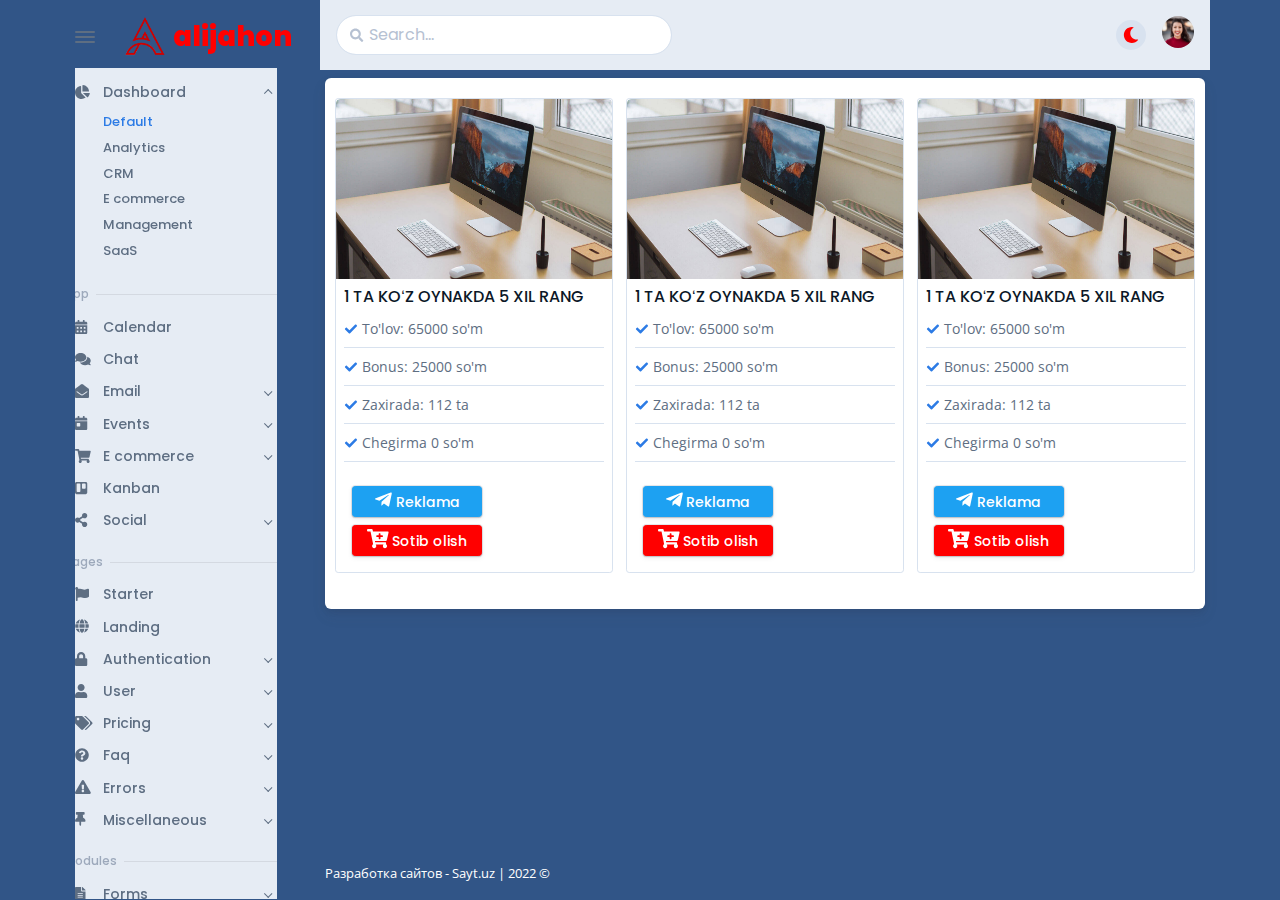
<file: html template/new design/market.html>
<!DOCTYPE html>
<html lang="en-US" dir="ltr">

  <head>
    <meta charset="utf-8">
    <meta http-equiv="X-UA-Compatible" content="IE=edge">
    <meta name="viewport" content="width=device-width, initial-scale=1">


    <!-- ===============================================-->
    <!--    Document Title-->
    <!-- ===============================================-->
    <title>Alijahon.uz</title>


    <!-- ===============================================-->
    <!--    Favicons-->
    <!-- ===============================================-->
    <link rel="apple-touch-icon" sizes="180x180" href="assets/img/favicons/apple-touch-icon.png">
    <link rel="icon" type="image/png" sizes="32x32" href="assets/img/favicons/favicon-32x32.png">
    <link rel="icon" type="image/png" sizes="16x16" href="assets/img/favicons/favicon-16x16.png">
    <link rel="shortcut icon" type="image/x-icon" href="assets/img/favicons/favicon.ico">
    <link rel="manifest" href="assets/img/favicons/manifest.json">
    <meta name="msapplication-TileImage" content="assets/img/favicons/mstile-150x150.png">
    <meta name="theme-color" content="#ffffff">
    <script src="assets/js/config.js"></script>
    <script src="vendors/overlayscrollbars/OverlayScrollbars.min.js"></script>


    <!-- ===============================================-->
    <!--    Stylesheets-->
    <!-- ===============================================-->
    <link rel="preconnect" href="https://fonts.gstatic.com">
    <link href="https://fonts.googleapis.com/css?family=Open+Sans:300,400,500,600,700%7cPoppins:300,400,500,600,700,800,900&amp;display=swap" rel="stylesheet">
    <link href="vendors/overlayscrollbars/OverlayScrollbars.min.css" rel="stylesheet">
    <link href="assets/css/theme-rtl.min.css" rel="stylesheet" id="style-rtl">
    <link href="assets/css/theme.min.css" rel="stylesheet" id="style-default">
    <link href="assets/css/user-rtl.min.css" rel="stylesheet" id="user-style-rtl">
    <link href="assets/css/user.min.css" rel="stylesheet" id="user-style-default">
    <link href="assets/css/style.css" rel="stylesheet">

    <script>
      var isRTL = JSON.parse(localStorage.getItem('isRTL'));
      if (isRTL) {
        var linkDefault = document.getElementById('style-default');
        var userLinkDefault = document.getElementById('user-style-default');
        linkDefault.setAttribute('disabled', true);
        userLinkDefault.setAttribute('disabled', true);
        document.querySelector('html').setAttribute('dir', 'rtl');
      } else {
        var linkRTL = document.getElementById('style-rtl');
        var userLinkRTL = document.getElementById('user-style-rtl');
        linkRTL.setAttribute('disabled', true);
        userLinkRTL.setAttribute('disabled', true);
      }
    </script>
  </head>


  <body>

    <!-- ===============================================-->
    <!--    Main Content-->
    <!-- ===============================================-->
    <main class="main" id="top">
      <div class="container" data-layout="container">
        <script>
          var isFluid = JSON.parse(localStorage.getItem('isFluid'));
          if (isFluid) {
            var container = document.querySelector('[data-layout]');
            container.classList.remove('container');
            container.classList.add('container-fluid');
          }
        </script>
        <nav class="navbar navbar-light navbar-vertical navbar-expand-xl">
          <script>
            var navbarStyle = localStorage.getItem("navbarStyle");
            if (navbarStyle && navbarStyle !== 'transparent') {
              document.querySelector('.navbar-vertical').classList.add(`navbar-${navbarStyle}`);
            }
          </script>
          <div class="d-flex align-items-center">
            <div class="toggle-icon-wrapper">

              <button class="btn navbar-toggler-humburger-icon navbar-vertical-toggle" data-bs-toggle="tooltip" data-bs-placement="left" title="Toggle Navigation"><span class="navbar-toggle-icon"><span class="toggle-line"></span></span></button>

            </div><a class="navbar-brand" href="index.html">
              <div class="d-flex align-items-center py-3"><img class="me-2" src="assets/img/icons/spot-illustrations/falcon.png" alt="" width="40" /><span class="font-sans-serif">alijahon</span>
              </div>
            </a>
          </div>
          <div class="collapse navbar-collapse" id="navbarVerticalCollapse">
            <div class="navbar-vertical-content scrollbar">
              <ul class="navbar-nav flex-column mb-3" id="navbarVerticalNav">
                <li class="nav-item">
                  <!-- parent pages--><a class="nav-link dropdown-indicator" href="#dashboard" role="button" data-bs-toggle="collapse" aria-expanded="true" aria-controls="dashboard">
                    <div class="d-flex align-items-center"><span class="nav-link-icon"><span class="fas fa-chart-pie"></span></span><span class="nav-link-text ps-1">Dashboard</span>
                    </div>
                  </a>
                  <ul class="nav collapse show" id="dashboard">
                    <li class="nav-item"><a class="nav-link active" href="index.html" aria-expanded="false">
                        <div class="d-flex align-items-center"><span class="nav-link-text ps-1">Default</span>
                        </div>
                      </a>
                      <!-- more inner pages-->
                    </li>
                    <li class="nav-item"><a class="nav-link" href="dashboard/analytics.html" aria-expanded="false">
                        <div class="d-flex align-items-center"><span class="nav-link-text ps-1">Analytics</span>
                        </div>
                      </a>
                      <!-- more inner pages-->
                    </li>
                    <li class="nav-item"><a class="nav-link" href="dashboard/crm.html" aria-expanded="false">
                        <div class="d-flex align-items-center"><span class="nav-link-text ps-1">CRM</span>
                        </div>
                      </a>
                      <!-- more inner pages-->
                    </li>
                    <li class="nav-item"><a class="nav-link" href="dashboard/e-commerce.html" aria-expanded="false">
                        <div class="d-flex align-items-center"><span class="nav-link-text ps-1">E commerce</span>
                        </div>
                      </a>
                      <!-- more inner pages-->
                    </li>
                    <li class="nav-item"><a class="nav-link" href="dashboard/project-management.html" aria-expanded="false">
                        <div class="d-flex align-items-center"><span class="nav-link-text ps-1">Management</span>
                        </div>
                      </a>
                      <!-- more inner pages-->
                    </li>
                    <li class="nav-item"><a class="nav-link" href="dashboard/saas.html" aria-expanded="false">
                        <div class="d-flex align-items-center"><span class="nav-link-text ps-1">SaaS</span>
                        </div>
                      </a>
                      <!-- more inner pages-->
                    </li>
                  </ul>
                </li>
                <li class="nav-item">
                  <!-- label-->
                  <div class="row navbar-vertical-label-wrapper mt-3 mb-2">
                    <div class="col-auto navbar-vertical-label">App
                    </div>
                    <div class="col ps-0">
                      <hr class="mb-0 navbar-vertical-divider" />
                    </div>
                  </div>
                  <!-- parent pages--><a class="nav-link" href="app/calendar.html" role="button" aria-expanded="false">
                    <div class="d-flex align-items-center"><span class="nav-link-icon"><span class="fas fa-calendar-alt"></span></span><span class="nav-link-text ps-1">Calendar</span>
                    </div>
                  </a>
                  <!-- parent pages--><a class="nav-link" href="app/chat.html" role="button" aria-expanded="false">
                    <div class="d-flex align-items-center"><span class="nav-link-icon"><span class="fas fa-comments"></span></span><span class="nav-link-text ps-1">Chat</span>
                    </div>
                  </a>
                  <!-- parent pages--><a class="nav-link dropdown-indicator" href="#email" role="button" data-bs-toggle="collapse" aria-expanded="false" aria-controls="email">
                    <div class="d-flex align-items-center"><span class="nav-link-icon"><span class="fas fa-envelope-open"></span></span><span class="nav-link-text ps-1">Email</span>
                    </div>
                  </a>
                  <ul class="nav collapse false" id="email">
                    <li class="nav-item"><a class="nav-link" href="app/email/inbox.html" aria-expanded="false">
                        <div class="d-flex align-items-center"><span class="nav-link-text ps-1">Inbox</span>
                        </div>
                      </a>
                      <!-- more inner pages-->
                    </li>
                    <li class="nav-item"><a class="nav-link" href="app/email/email-detail.html" aria-expanded="false">
                        <div class="d-flex align-items-center"><span class="nav-link-text ps-1">Email detail</span>
                        </div>
                      </a>
                      <!-- more inner pages-->
                    </li>
                    <li class="nav-item"><a class="nav-link" href="app/email/compose.html" aria-expanded="false">
                        <div class="d-flex align-items-center"><span class="nav-link-text ps-1">Compose</span>
                        </div>
                      </a>
                      <!-- more inner pages-->
                    </li>
                  </ul>
                  <!-- parent pages--><a class="nav-link dropdown-indicator" href="#events" role="button" data-bs-toggle="collapse" aria-expanded="false" aria-controls="events">
                    <div class="d-flex align-items-center"><span class="nav-link-icon"><span class="fas fa-calendar-day"></span></span><span class="nav-link-text ps-1">Events</span>
                    </div>
                  </a>
                  <ul class="nav collapse false" id="events">
                    <li class="nav-item"><a class="nav-link" href="app/events/create-an-event.html" aria-expanded="false">
                        <div class="d-flex align-items-center"><span class="nav-link-text ps-1">Create an event</span>
                        </div>
                      </a>
                      <!-- more inner pages-->
                    </li>
                    <li class="nav-item"><a class="nav-link" href="app/events/event-detail.html" aria-expanded="false">
                        <div class="d-flex align-items-center"><span class="nav-link-text ps-1">Event detail</span>
                        </div>
                      </a>
                      <!-- more inner pages-->
                    </li>
                    <li class="nav-item"><a class="nav-link" href="app/events/event-list.html" aria-expanded="false">
                        <div class="d-flex align-items-center"><span class="nav-link-text ps-1">Event list</span>
                        </div>
                      </a>
                      <!-- more inner pages-->
                    </li>
                  </ul>
                  <!-- parent pages--><a class="nav-link dropdown-indicator" href="#e-commerce" role="button" data-bs-toggle="collapse" aria-expanded="false" aria-controls="e-commerce">
                    <div class="d-flex align-items-center"><span class="nav-link-icon"><span class="fas fa-shopping-cart"></span></span><span class="nav-link-text ps-1">E commerce</span>
                    </div>
                  </a>
                  <ul class="nav collapse false" id="e-commerce">
                    <li class="nav-item"><a class="nav-link dropdown-indicator" href="#product" data-bs-toggle="collapse" aria-expanded="false" aria-controls="e-commerce">
                        <div class="d-flex align-items-center"><span class="nav-link-text ps-1">Product</span>
                        </div>
                      </a>
                      <!-- more inner pages-->
                      <ul class="nav collapse false" id="product">
                        <li class="nav-item"><a class="nav-link" href="app/e-commerce/product/product-list.html" aria-expanded="false">
                            <div class="d-flex align-items-center"><span class="nav-link-text ps-1">Product list</span>
                            </div>
                          </a>
                          <!-- more inner pages-->
                        </li>
                        <li class="nav-item"><a class="nav-link" href="app/e-commerce/product/product-grid.html" aria-expanded="false">
                            <div class="d-flex align-items-center"><span class="nav-link-text ps-1">Product grid</span>
                            </div>
                          </a>
                          <!-- more inner pages-->
                        </li>
                        <li class="nav-item"><a class="nav-link" href="app/e-commerce/product/product-details.html" aria-expanded="false">
                            <div class="d-flex align-items-center"><span class="nav-link-text ps-1">Product details</span>
                            </div>
                          </a>
                          <!-- more inner pages-->
                        </li>
                      </ul>
                    </li>
                    <li class="nav-item"><a class="nav-link dropdown-indicator" href="#orders" data-bs-toggle="collapse" aria-expanded="false" aria-controls="e-commerce">
                        <div class="d-flex align-items-center"><span class="nav-link-text ps-1">Orders</span>
                        </div>
                      </a>
                      <!-- more inner pages-->
                      <ul class="nav collapse false" id="orders">
                        <li class="nav-item"><a class="nav-link" href="app/e-commerce/orders/order-list.html" aria-expanded="false">
                            <div class="d-flex align-items-center"><span class="nav-link-text ps-1">Order list</span>
                            </div>
                          </a>
                          <!-- more inner pages-->
                        </li>
                        <li class="nav-item"><a class="nav-link" href="app/e-commerce/orders/order-details.html" aria-expanded="false">
                            <div class="d-flex align-items-center"><span class="nav-link-text ps-1">Order details</span>
                            </div>
                          </a>
                          <!-- more inner pages-->
                        </li>
                      </ul>
                    </li>
                    <li class="nav-item"><a class="nav-link" href="app/e-commerce/customers.html" aria-expanded="false">
                        <div class="d-flex align-items-center"><span class="nav-link-text ps-1">Customers</span>
                        </div>
                      </a>
                      <!-- more inner pages-->
                    </li>
                    <li class="nav-item"><a class="nav-link" href="app/e-commerce/customer-details.html" aria-expanded="false">
                        <div class="d-flex align-items-center"><span class="nav-link-text ps-1">Customer details</span>
                        </div>
                      </a>
                      <!-- more inner pages-->
                    </li>
                    <li class="nav-item"><a class="nav-link" href="app/e-commerce/shopping-cart.html" aria-expanded="false">
                        <div class="d-flex align-items-center"><span class="nav-link-text ps-1">Shopping cart</span>
                        </div>
                      </a>
                      <!-- more inner pages-->
                    </li>
                    <li class="nav-item"><a class="nav-link" href="app/e-commerce/checkout.html" aria-expanded="false">
                        <div class="d-flex align-items-center"><span class="nav-link-text ps-1">Checkout</span>
                        </div>
                      </a>
                      <!-- more inner pages-->
                    </li>
                    <li class="nav-item"><a class="nav-link" href="app/e-commerce/billing.html" aria-expanded="false">
                        <div class="d-flex align-items-center"><span class="nav-link-text ps-1">Billing</span>
                        </div>
                      </a>
                      <!-- more inner pages-->
                    </li>
                    <li class="nav-item"><a class="nav-link" href="app/e-commerce/invoice.html" aria-expanded="false">
                        <div class="d-flex align-items-center"><span class="nav-link-text ps-1">Invoice</span>
                        </div>
                      </a>
                      <!-- more inner pages-->
                    </li>
                  </ul>
                  <!-- parent pages--><a class="nav-link" href="app/kanban.html" role="button" aria-expanded="false">
                    <div class="d-flex align-items-center"><span class="nav-link-icon"><span class="fab fa-trello"></span></span><span class="nav-link-text ps-1">Kanban</span>
                    </div>
                  </a>
                  <!-- parent pages--><a class="nav-link dropdown-indicator" href="#social" role="button" data-bs-toggle="collapse" aria-expanded="false" aria-controls="social">
                    <div class="d-flex align-items-center"><span class="nav-link-icon"><span class="fas fa-share-alt"></span></span><span class="nav-link-text ps-1">Social</span>
                    </div>
                  </a>
                  <ul class="nav collapse false" id="social">
                    <li class="nav-item"><a class="nav-link" href="app/social/feed.html" aria-expanded="false">
                        <div class="d-flex align-items-center"><span class="nav-link-text ps-1">Feed</span>
                        </div>
                      </a>
                      <!-- more inner pages-->
                    </li>
                    <li class="nav-item"><a class="nav-link" href="app/social/activity-log.html" aria-expanded="false">
                        <div class="d-flex align-items-center"><span class="nav-link-text ps-1">Activity log</span>
                        </div>
                      </a>
                      <!-- more inner pages-->
                    </li>
                    <li class="nav-item"><a class="nav-link" href="app/social/notifications.html" aria-expanded="false">
                        <div class="d-flex align-items-center"><span class="nav-link-text ps-1">Notifications</span>
                        </div>
                      </a>
                      <!-- more inner pages-->
                    </li>
                    <li class="nav-item"><a class="nav-link" href="app/social/followers.html" aria-expanded="false">
                        <div class="d-flex align-items-center"><span class="nav-link-text ps-1">Followers</span>
                        </div>
                      </a>
                      <!-- more inner pages-->
                    </li>
                  </ul>
                </li>
                <li class="nav-item">
                  <!-- label-->
                  <div class="row navbar-vertical-label-wrapper mt-3 mb-2">
                    <div class="col-auto navbar-vertical-label">Pages
                    </div>
                    <div class="col ps-0">
                      <hr class="mb-0 navbar-vertical-divider" />
                    </div>
                  </div>
                  <!-- parent pages--><a class="nav-link" href="pages/starter.html" role="button" aria-expanded="false">
                    <div class="d-flex align-items-center"><span class="nav-link-icon"><span class="fas fa-flag"></span></span><span class="nav-link-text ps-1">Starter</span>
                    </div>
                  </a>
                  <!-- parent pages--><a class="nav-link" href="pages/landing.html" role="button" aria-expanded="false">
                    <div class="d-flex align-items-center"><span class="nav-link-icon"><span class="fas fa-globe"></span></span><span class="nav-link-text ps-1">Landing</span>
                    </div>
                  </a>
                  <!-- parent pages--><a class="nav-link dropdown-indicator" href="#authentication" role="button" data-bs-toggle="collapse" aria-expanded="false" aria-controls="authentication">
                    <div class="d-flex align-items-center"><span class="nav-link-icon"><span class="fas fa-lock"></span></span><span class="nav-link-text ps-1">Authentication</span>
                    </div>
                  </a>
                  <ul class="nav collapse false" id="authentication">
                    <li class="nav-item"><a class="nav-link dropdown-indicator" href="#simple" data-bs-toggle="collapse" aria-expanded="false" aria-controls="authentication">
                        <div class="d-flex align-items-center"><span class="nav-link-text ps-1">Simple</span>
                        </div>
                      </a>
                      <!-- more inner pages-->
                      <ul class="nav collapse false" id="simple">
                        <li class="nav-item"><a class="nav-link" href="pages/authentication/simple/login.html" aria-expanded="false">
                            <div class="d-flex align-items-center"><span class="nav-link-text ps-1">Login</span>
                            </div>
                          </a>
                          <!-- more inner pages-->
                        </li>
                        <li class="nav-item"><a class="nav-link" href="pages/authentication/simple/logout.html" aria-expanded="false">
                            <div class="d-flex align-items-center"><span class="nav-link-text ps-1">Logout</span>
                            </div>
                          </a>
                          <!-- more inner pages-->
                        </li>
                        <li class="nav-item"><a class="nav-link" href="pages/authentication/simple/register.html" aria-expanded="false">
                            <div class="d-flex align-items-center"><span class="nav-link-text ps-1">Register</span>
                            </div>
                          </a>
                          <!-- more inner pages-->
                        </li>
                        <li class="nav-item"><a class="nav-link" href="pages/authentication/simple/forgot-password.html" aria-expanded="false">
                            <div class="d-flex align-items-center"><span class="nav-link-text ps-1">Forgot password</span>
                            </div>
                          </a>
                          <!-- more inner pages-->
                        </li>
                        <li class="nav-item"><a class="nav-link" href="pages/authentication/simple/confirm-mail.html" aria-expanded="false">
                            <div class="d-flex align-items-center"><span class="nav-link-text ps-1">Confirm mail</span>
                            </div>
                          </a>
                          <!-- more inner pages-->
                        </li>
                        <li class="nav-item"><a class="nav-link" href="pages/authentication/simple/reset-password.html" aria-expanded="false">
                            <div class="d-flex align-items-center"><span class="nav-link-text ps-1">Reset password</span>
                            </div>
                          </a>
                          <!-- more inner pages-->
                        </li>
                        <li class="nav-item"><a class="nav-link" href="pages/authentication/simple/lock-screen.html" aria-expanded="false">
                            <div class="d-flex align-items-center"><span class="nav-link-text ps-1">Lock screen</span>
                            </div>
                          </a>
                          <!-- more inner pages-->
                        </li>
                      </ul>
                    </li>
                    <li class="nav-item"><a class="nav-link dropdown-indicator" href="#card" data-bs-toggle="collapse" aria-expanded="false" aria-controls="authentication">
                        <div class="d-flex align-items-center"><span class="nav-link-text ps-1">Card</span>
                        </div>
                      </a>
                      <!-- more inner pages-->
                      <ul class="nav collapse false" id="card">
                        <li class="nav-item"><a class="nav-link" href="pages/authentication/card/login.html" aria-expanded="false">
                            <div class="d-flex align-items-center"><span class="nav-link-text ps-1">Login</span>
                            </div>
                          </a>
                          <!-- more inner pages-->
                        </li>
                        <li class="nav-item"><a class="nav-link" href="pages/authentication/card/logout.html" aria-expanded="false">
                            <div class="d-flex align-items-center"><span class="nav-link-text ps-1">Logout</span>
                            </div>
                          </a>
                          <!-- more inner pages-->
                        </li>
                        <li class="nav-item"><a class="nav-link" href="pages/authentication/card/register.html" aria-expanded="false">
                            <div class="d-flex align-items-center"><span class="nav-link-text ps-1">Register</span>
                            </div>
                          </a>
                          <!-- more inner pages-->
                        </li>
                        <li class="nav-item"><a class="nav-link" href="pages/authentication/card/forgot-password.html" aria-expanded="false">
                            <div class="d-flex align-items-center"><span class="nav-link-text ps-1">Forgot password</span>
                            </div>
                          </a>
                          <!-- more inner pages-->
                        </li>
                        <li class="nav-item"><a class="nav-link" href="pages/authentication/card/confirm-mail.html" aria-expanded="false">
                            <div class="d-flex align-items-center"><span class="nav-link-text ps-1">Confirm mail</span>
                            </div>
                          </a>
                          <!-- more inner pages-->
                        </li>
                        <li class="nav-item"><a class="nav-link" href="pages/authentication/card/reset-password.html" aria-expanded="false">
                            <div class="d-flex align-items-center"><span class="nav-link-text ps-1">Reset password</span>
                            </div>
                          </a>
                          <!-- more inner pages-->
                        </li>
                        <li class="nav-item"><a class="nav-link" href="pages/authentication/card/lock-screen.html" aria-expanded="false">
                            <div class="d-flex align-items-center"><span class="nav-link-text ps-1">Lock screen</span>
                            </div>
                          </a>
                          <!-- more inner pages-->
                        </li>
                      </ul>
                    </li>
                    <li class="nav-item"><a class="nav-link dropdown-indicator" href="#split" data-bs-toggle="collapse" aria-expanded="false" aria-controls="authentication">
                        <div class="d-flex align-items-center"><span class="nav-link-text ps-1">Split</span>
                        </div>
                      </a>
                      <!-- more inner pages-->
                      <ul class="nav collapse false" id="split">
                        <li class="nav-item"><a class="nav-link" href="pages/authentication/split/login.html" aria-expanded="false">
                            <div class="d-flex align-items-center"><span class="nav-link-text ps-1">Login</span>
                            </div>
                          </a>
                          <!-- more inner pages-->
                        </li>
                        <li class="nav-item"><a class="nav-link" href="pages/authentication/split/logout.html" aria-expanded="false">
                            <div class="d-flex align-items-center"><span class="nav-link-text ps-1">Logout</span>
                            </div>
                          </a>
                          <!-- more inner pages-->
                        </li>
                        <li class="nav-item"><a class="nav-link" href="pages/authentication/split/register.html" aria-expanded="false">
                            <div class="d-flex align-items-center"><span class="nav-link-text ps-1">Register</span>
                            </div>
                          </a>
                          <!-- more inner pages-->
                        </li>
                        <li class="nav-item"><a class="nav-link" href="pages/authentication/split/forgot-password.html" aria-expanded="false">
                            <div class="d-flex align-items-center"><span class="nav-link-text ps-1">Forgot password</span>
                            </div>
                          </a>
                          <!-- more inner pages-->
                        </li>
                        <li class="nav-item"><a class="nav-link" href="pages/authentication/split/confirm-mail.html" aria-expanded="false">
                            <div class="d-flex align-items-center"><span class="nav-link-text ps-1">Confirm mail</span>
                            </div>
                          </a>
                          <!-- more inner pages-->
                        </li>
                        <li class="nav-item"><a class="nav-link" href="pages/authentication/split/reset-password.html" aria-expanded="false">
                            <div class="d-flex align-items-center"><span class="nav-link-text ps-1">Reset password</span>
                            </div>
                          </a>
                          <!-- more inner pages-->
                        </li>
                        <li class="nav-item"><a class="nav-link" href="pages/authentication/split/lock-screen.html" aria-expanded="false">
                            <div class="d-flex align-items-center"><span class="nav-link-text ps-1">Lock screen</span>
                            </div>
                          </a>
                          <!-- more inner pages-->
                        </li>
                      </ul>
                    </li>
                    <li class="nav-item"><a class="nav-link" href="pages/authentication/wizard.html" aria-expanded="false">
                        <div class="d-flex align-items-center"><span class="nav-link-text ps-1">Wizard</span>
                        </div>
                      </a>
                      <!-- more inner pages-->
                    </li>
                    <li class="nav-item"><a class="nav-link" href="#authentication-modal" data-bs-toggle="modal" aria-expanded="false">
                        <div class="d-flex align-items-center"><span class="nav-link-text ps-1">Modal</span>
                        </div>
                      </a>
                      <!-- more inner pages-->
                    </li>
                  </ul>
                  <!-- parent pages--><a class="nav-link dropdown-indicator" href="#user" role="button" data-bs-toggle="collapse" aria-expanded="false" aria-controls="user">
                    <div class="d-flex align-items-center"><span class="nav-link-icon"><span class="fas fa-user"></span></span><span class="nav-link-text ps-1">User</span>
                    </div>
                  </a>
                  <ul class="nav collapse false" id="user">
                    <li class="nav-item"><a class="nav-link" href="pages/user/profile.html" aria-expanded="false">
                        <div class="d-flex align-items-center"><span class="nav-link-text ps-1">Profile</span>
                        </div>
                      </a>
                      <!-- more inner pages-->
                    </li>
                    <li class="nav-item"><a class="nav-link" href="pages/user/settings.html" aria-expanded="false">
                        <div class="d-flex align-items-center"><span class="nav-link-text ps-1">Settings</span>
                        </div>
                      </a>
                      <!-- more inner pages-->
                    </li>
                  </ul>
                  <!-- parent pages--><a class="nav-link dropdown-indicator" href="#pricing" role="button" data-bs-toggle="collapse" aria-expanded="false" aria-controls="pricing">
                    <div class="d-flex align-items-center"><span class="nav-link-icon"><span class="fas fa-tags"></span></span><span class="nav-link-text ps-1">Pricing</span>
                    </div>
                  </a>
                  <ul class="nav collapse false" id="pricing">
                    <li class="nav-item"><a class="nav-link" href="pages/pricing/pricing-default.html" aria-expanded="false">
                        <div class="d-flex align-items-center"><span class="nav-link-text ps-1">Pricing default</span>
                        </div>
                      </a>
                      <!-- more inner pages-->
                    </li>
                    <li class="nav-item"><a class="nav-link" href="pages/pricing/pricing-alt.html" aria-expanded="false">
                        <div class="d-flex align-items-center"><span class="nav-link-text ps-1">Pricing alt</span>
                        </div>
                      </a>
                      <!-- more inner pages-->
                    </li>
                  </ul>
                  <!-- parent pages--><a class="nav-link dropdown-indicator" href="#faq" role="button" data-bs-toggle="collapse" aria-expanded="false" aria-controls="faq">
                    <div class="d-flex align-items-center"><span class="nav-link-icon"><span class="fas fa-question-circle"></span></span><span class="nav-link-text ps-1">Faq</span>
                    </div>
                  </a>
                  <ul class="nav collapse false" id="faq">
                    <li class="nav-item"><a class="nav-link" href="pages/faq/faq-basic.html" aria-expanded="false">
                        <div class="d-flex align-items-center"><span class="nav-link-text ps-1">Faq basic</span>
                        </div>
                      </a>
                      <!-- more inner pages-->
                    </li>
                    <li class="nav-item"><a class="nav-link" href="pages/faq/faq-alt.html" aria-expanded="false">
                        <div class="d-flex align-items-center"><span class="nav-link-text ps-1">Faq alt</span>
                        </div>
                      </a>
                      <!-- more inner pages-->
                    </li>
                    <li class="nav-item"><a class="nav-link" href="pages/faq/faq-accordion.html" aria-expanded="false">
                        <div class="d-flex align-items-center"><span class="nav-link-text ps-1">Faq accordion</span>
                        </div>
                      </a>
                      <!-- more inner pages-->
                    </li>
                  </ul>
                  <!-- parent pages--><a class="nav-link dropdown-indicator" href="#errors" role="button" data-bs-toggle="collapse" aria-expanded="false" aria-controls="errors">
                    <div class="d-flex align-items-center"><span class="nav-link-icon"><span class="fas fa-exclamation-triangle"></span></span><span class="nav-link-text ps-1">Errors</span>
                    </div>
                  </a>
                  <ul class="nav collapse false" id="errors">
                    <li class="nav-item"><a class="nav-link" href="pages/errors/404.html" aria-expanded="false">
                        <div class="d-flex align-items-center"><span class="nav-link-text ps-1">404</span>
                        </div>
                      </a>
                      <!-- more inner pages-->
                    </li>
                    <li class="nav-item"><a class="nav-link" href="pages/errors/500.html" aria-expanded="false">
                        <div class="d-flex align-items-center"><span class="nav-link-text ps-1">500</span>
                        </div>
                      </a>
                      <!-- more inner pages-->
                    </li>
                  </ul>
                  <!-- parent pages--><a class="nav-link dropdown-indicator" href="#miscellaneous" role="button" data-bs-toggle="collapse" aria-expanded="false" aria-controls="miscellaneous">
                    <div class="d-flex align-items-center"><span class="nav-link-icon"><span class="fas fa-thumbtack"></span></span><span class="nav-link-text ps-1">Miscellaneous</span>
                    </div>
                  </a>
                  <ul class="nav collapse false" id="miscellaneous">
                    <li class="nav-item"><a class="nav-link" href="pages/miscellaneous/associations.html" aria-expanded="false">
                        <div class="d-flex align-items-center"><span class="nav-link-text ps-1">Associations</span>
                        </div>
                      </a>
                      <!-- more inner pages-->
                    </li>
                    <li class="nav-item"><a class="nav-link" href="pages/miscellaneous/invite-people.html" aria-expanded="false">
                        <div class="d-flex align-items-center"><span class="nav-link-text ps-1">Invite people</span>
                        </div>
                      </a>
                      <!-- more inner pages-->
                    </li>
                    <li class="nav-item"><a class="nav-link" href="pages/miscellaneous/privacy-policy.html" aria-expanded="false">
                        <div class="d-flex align-items-center"><span class="nav-link-text ps-1">Privacy policy</span>
                        </div>
                      </a>
                      <!-- more inner pages-->
                    </li>
                  </ul>
                </li>
                <li class="nav-item">
                  <!-- label-->
                  <div class="row navbar-vertical-label-wrapper mt-3 mb-2">
                    <div class="col-auto navbar-vertical-label">Modules
                    </div>
                    <div class="col ps-0">
                      <hr class="mb-0 navbar-vertical-divider" />
                    </div>
                  </div>
                  <!-- parent pages--><a class="nav-link dropdown-indicator" href="#forms" role="button" data-bs-toggle="collapse" aria-expanded="false" aria-controls="forms">
                    <div class="d-flex align-items-center"><span class="nav-link-icon"><span class="fas fa-file-alt"></span></span><span class="nav-link-text ps-1">Forms</span>
                    </div>
                  </a>
                  <ul class="nav collapse false" id="forms">
                    <li class="nav-item"><a class="nav-link dropdown-indicator" href="#basic" data-bs-toggle="collapse" aria-expanded="false" aria-controls="forms">
                        <div class="d-flex align-items-center"><span class="nav-link-text ps-1">Basic</span>
                        </div>
                      </a>
                      <!-- more inner pages-->
                      <ul class="nav collapse false" id="basic">
                        <li class="nav-item"><a class="nav-link" href="modules/forms/basic/form-control.html" aria-expanded="false">
                            <div class="d-flex align-items-center"><span class="nav-link-text ps-1">Form control</span>
                            </div>
                          </a>
                          <!-- more inner pages-->
                        </li>
                        <li class="nav-item"><a class="nav-link" href="modules/forms/basic/input-group.html" aria-expanded="false">
                            <div class="d-flex align-items-center"><span class="nav-link-text ps-1">Input group</span>
                            </div>
                          </a>
                          <!-- more inner pages-->
                        </li>
                        <li class="nav-item"><a class="nav-link" href="modules/forms/basic/select.html" aria-expanded="false">
                            <div class="d-flex align-items-center"><span class="nav-link-text ps-1">Select</span>
                            </div>
                          </a>
                          <!-- more inner pages-->
                        </li>
                        <li class="nav-item"><a class="nav-link" href="modules/forms/basic/checks.html" aria-expanded="false">
                            <div class="d-flex align-items-center"><span class="nav-link-text ps-1">Checks</span>
                            </div>
                          </a>
                          <!-- more inner pages-->
                        </li>
                        <li class="nav-item"><a class="nav-link" href="modules/forms/basic/range.html" aria-expanded="false">
                            <div class="d-flex align-items-center"><span class="nav-link-text ps-1">Range</span>
                            </div>
                          </a>
                          <!-- more inner pages-->
                        </li>
                        <li class="nav-item"><a class="nav-link" href="modules/forms/basic/layout.html" aria-expanded="false">
                            <div class="d-flex align-items-center"><span class="nav-link-text ps-1">Layout</span>
                            </div>
                          </a>
                          <!-- more inner pages-->
                        </li>
                      </ul>
                    </li>
                    <li class="nav-item"><a class="nav-link dropdown-indicator" href="#advance" data-bs-toggle="collapse" aria-expanded="false" aria-controls="forms">
                        <div class="d-flex align-items-center"><span class="nav-link-text ps-1">Advance</span>
                        </div>
                      </a>
                      <!-- more inner pages-->
                      <ul class="nav collapse false" id="advance">
                        <li class="nav-item"><a class="nav-link" href="modules/forms/advance/advance-select.html" aria-expanded="false">
                            <div class="d-flex align-items-center"><span class="nav-link-text ps-1">Advance select</span>
                            </div>
                          </a>
                          <!-- more inner pages-->
                        </li>
                        <li class="nav-item"><a class="nav-link" href="modules/forms/advance/date-picker.html" aria-expanded="false">
                            <div class="d-flex align-items-center"><span class="nav-link-text ps-1">Date picker</span>
                            </div>
                          </a>
                          <!-- more inner pages-->
                        </li>
                        <li class="nav-item"><a class="nav-link" href="modules/forms/advance/editor.html" aria-expanded="false">
                            <div class="d-flex align-items-center"><span class="nav-link-text ps-1">Editor</span>
                            </div>
                          </a>
                          <!-- more inner pages-->
                        </li>
                        <li class="nav-item"><a class="nav-link" href="modules/forms/advance/emoji-button.html" aria-expanded="false">
                            <div class="d-flex align-items-center"><span class="nav-link-text ps-1">Emoji button</span>
                            </div>
                          </a>
                          <!-- more inner pages-->
                        </li>
                        <li class="nav-item"><a class="nav-link" href="modules/forms/advance/file-uploader.html" aria-expanded="false">
                            <div class="d-flex align-items-center"><span class="nav-link-text ps-1">File uploader</span>
                            </div>
                          </a>
                          <!-- more inner pages-->
                        </li>
                        <li class="nav-item"><a class="nav-link" href="modules/forms/advance/rating.html" aria-expanded="false">
                            <div class="d-flex align-items-center"><span class="nav-link-text ps-1">Rating</span>
                            </div>
                          </a>
                          <!-- more inner pages-->
                        </li>
                      </ul>
                    </li>
                    <li class="nav-item"><a class="nav-link" href="modules/forms/floating-labels.html" aria-expanded="false">
                        <div class="d-flex align-items-center"><span class="nav-link-text ps-1">Floating labels</span>
                        </div>
                      </a>
                      <!-- more inner pages-->
                    </li>
                    <li class="nav-item"><a class="nav-link" href="modules/forms/wizard.html" aria-expanded="false">
                        <div class="d-flex align-items-center"><span class="nav-link-text ps-1">Wizard</span>
                        </div>
                      </a>
                      <!-- more inner pages-->
                    </li>
                    <li class="nav-item"><a class="nav-link" href="modules/forms/validation.html" aria-expanded="false">
                        <div class="d-flex align-items-center"><span class="nav-link-text ps-1">Validation</span>
                        </div>
                      </a>
                      <!-- more inner pages-->
                    </li>
                  </ul>
                  <!-- parent pages--><a class="nav-link dropdown-indicator" href="#tables" role="button" data-bs-toggle="collapse" aria-expanded="false" aria-controls="tables">
                    <div class="d-flex align-items-center"><span class="nav-link-icon"><span class="fas fa-table"></span></span><span class="nav-link-text ps-1">Tables</span>
                    </div>
                  </a>
                  <ul class="nav collapse false" id="tables">
                    <li class="nav-item"><a class="nav-link" href="modules/tables/basic-tables.html" aria-expanded="false">
                        <div class="d-flex align-items-center"><span class="nav-link-text ps-1">Basic tables</span>
                        </div>
                      </a>
                      <!-- more inner pages-->
                    </li>
                    <li class="nav-item"><a class="nav-link" href="modules/tables/advance-tables.html" aria-expanded="false">
                        <div class="d-flex align-items-center"><span class="nav-link-text ps-1">Advance tables</span>
                        </div>
                      </a>
                      <!-- more inner pages-->
                    </li>
                    <li class="nav-item"><a class="nav-link" href="modules/tables/bulk-select.html" aria-expanded="false">
                        <div class="d-flex align-items-center"><span class="nav-link-text ps-1">Bulk select</span>
                        </div>
                      </a>
                      <!-- more inner pages-->
                    </li>
                  </ul>
                  <!-- parent pages--><a class="nav-link dropdown-indicator" href="#charts" role="button" data-bs-toggle="collapse" aria-expanded="false" aria-controls="charts">
                    <div class="d-flex align-items-center"><span class="nav-link-icon"><span class="fas fa-chart-line"></span></span><span class="nav-link-text ps-1">Charts</span>
                    </div>
                  </a>
                  <ul class="nav collapse false" id="charts">
                    <li class="nav-item"><a class="nav-link" href="modules/charts/chartjs.html" aria-expanded="false">
                        <div class="d-flex align-items-center"><span class="nav-link-text ps-1">Chartjs</span>
                        </div>
                      </a>
                      <!-- more inner pages-->
                    </li>
                    <li class="nav-item"><a class="nav-link dropdown-indicator" href="#eCharts" data-bs-toggle="collapse" aria-expanded="false" aria-controls="charts">
                        <div class="d-flex align-items-center"><span class="nav-link-text ps-1">ECharts</span>
                        </div>
                      </a>
                      <!-- more inner pages-->
                      <ul class="nav collapse false" id="eCharts">
                        <li class="nav-item"><a class="nav-link" href="modules/charts/echarts/line-charts.html" aria-expanded="false">
                            <div class="d-flex align-items-center"><span class="nav-link-text ps-1">Line charts</span>
                            </div>
                          </a>
                          <!-- more inner pages-->
                        </li>
                        <li class="nav-item"><a class="nav-link" href="modules/charts/echarts/bar-charts.html" aria-expanded="false">
                            <div class="d-flex align-items-center"><span class="nav-link-text ps-1">Bar charts</span>
                            </div>
                          </a>
                          <!-- more inner pages-->
                        </li>
                        <li class="nav-item"><a class="nav-link" href="modules/charts/echarts/candlestick-charts.html" aria-expanded="false">
                            <div class="d-flex align-items-center"><span class="nav-link-text ps-1">Candlestick charts</span>
                            </div>
                          </a>
                          <!-- more inner pages-->
                        </li>
                        <li class="nav-item"><a class="nav-link" href="modules/charts/echarts/geo-map.html" aria-expanded="false">
                            <div class="d-flex align-items-center"><span class="nav-link-text ps-1">Geo map</span>
                            </div>
                          </a>
                          <!-- more inner pages-->
                        </li>
                        <li class="nav-item"><a class="nav-link" href="modules/charts/echarts/scatter-charts.html" aria-expanded="false">
                            <div class="d-flex align-items-center"><span class="nav-link-text ps-1">Scatter charts</span>
                            </div>
                          </a>
                          <!-- more inner pages-->
                        </li>
                        <li class="nav-item"><a class="nav-link" href="modules/charts/echarts/pie-charts.html" aria-expanded="false">
                            <div class="d-flex align-items-center"><span class="nav-link-text ps-1">Pie charts</span>
                            </div>
                          </a>
                          <!-- more inner pages-->
                        </li>
                        <li class="nav-item"><a class="nav-link" href="modules/charts/echarts/radar-charts.html" aria-expanded="false">
                            <div class="d-flex align-items-center"><span class="nav-link-text ps-1">Radar charts</span>
                            </div>
                          </a>
                          <!-- more inner pages-->
                        </li>
                        <li class="nav-item"><a class="nav-link" href="modules/charts/echarts/heatmap-charts.html" aria-expanded="false">
                            <div class="d-flex align-items-center"><span class="nav-link-text ps-1">Heatmap charts</span>
                            </div>
                          </a>
                          <!-- more inner pages-->
                        </li>
                        <li class="nav-item"><a class="nav-link" href="modules/charts/echarts/how-to-use.html" aria-expanded="false">
                            <div class="d-flex align-items-center"><span class="nav-link-text ps-1">How to use</span>
                            </div>
                          </a>
                          <!-- more inner pages-->
                        </li>
                      </ul>
                    </li>
                  </ul>
                  <!-- parent pages--><a class="nav-link dropdown-indicator" href="#icons" role="button" data-bs-toggle="collapse" aria-expanded="false" aria-controls="icons">
                    <div class="d-flex align-items-center"><span class="nav-link-icon"><span class="fas fa-shapes"></span></span><span class="nav-link-text ps-1">Icons</span>
                    </div>
                  </a>
                  <ul class="nav collapse false" id="icons">
                    <li class="nav-item"><a class="nav-link" href="modules/icons/font-awesome.html" aria-expanded="false">
                        <div class="d-flex align-items-center"><span class="nav-link-text ps-1">Font awesome</span>
                        </div>
                      </a>
                      <!-- more inner pages-->
                    </li>
                    <li class="nav-item"><a class="nav-link" href="modules/icons/bootstrap-icons.html" aria-expanded="false">
                        <div class="d-flex align-items-center"><span class="nav-link-text ps-1">Bootstrap icons</span>
                        </div>
                      </a>
                      <!-- more inner pages-->
                    </li>
                    <li class="nav-item"><a class="nav-link" href="modules/icons/feather.html" aria-expanded="false">
                        <div class="d-flex align-items-center"><span class="nav-link-text ps-1">Feather</span>
                        </div>
                      </a>
                      <!-- more inner pages-->
                    </li>
                    <li class="nav-item"><a class="nav-link" href="modules/icons/material-icons.html" aria-expanded="false">
                        <div class="d-flex align-items-center"><span class="nav-link-text ps-1">Material icons</span>
                        </div>
                      </a>
                      <!-- more inner pages-->
                    </li>
                  </ul>
                  <!-- parent pages--><a class="nav-link dropdown-indicator" href="#maps" role="button" data-bs-toggle="collapse" aria-expanded="false" aria-controls="maps">
                    <div class="d-flex align-items-center"><span class="nav-link-icon"><span class="fas fa-map"></span></span><span class="nav-link-text ps-1">Maps</span>
                    </div>
                  </a>
                  <ul class="nav collapse false" id="maps">
                    <li class="nav-item"><a class="nav-link" href="modules/maps/google-map.html" aria-expanded="false">
                        <div class="d-flex align-items-center"><span class="nav-link-text ps-1">Google map</span>
                        </div>
                      </a>
                      <!-- more inner pages-->
                    </li>
                    <li class="nav-item"><a class="nav-link" href="modules/maps/leaflet-map.html" aria-expanded="false">
                        <div class="d-flex align-items-center"><span class="nav-link-text ps-1">Leaflet map</span>
                        </div>
                      </a>
                      <!-- more inner pages-->
                    </li>
                  </ul>
                  <!-- parent pages--><a class="nav-link dropdown-indicator" href="#components" role="button" data-bs-toggle="collapse" aria-expanded="false" aria-controls="components">
                    <div class="d-flex align-items-center"><span class="nav-link-icon"><span class="fas fa-puzzle-piece"></span></span><span class="nav-link-text ps-1">Components</span>
                    </div>
                  </a>
                  <ul class="nav collapse false" id="components">
                    <li class="nav-item"><a class="nav-link" href="modules/components/accordion.html" aria-expanded="false">
                        <div class="d-flex align-items-center"><span class="nav-link-text ps-1">Accordion</span>
                        </div>
                      </a>
                      <!-- more inner pages-->
                    </li>
                    <li class="nav-item"><a class="nav-link" href="modules/components/alerts.html" aria-expanded="false">
                        <div class="d-flex align-items-center"><span class="nav-link-text ps-1">Alerts</span>
                        </div>
                      </a>
                      <!-- more inner pages-->
                    </li>
                    <li class="nav-item"><a class="nav-link" href="modules/components/anchor.html" aria-expanded="false">
                        <div class="d-flex align-items-center"><span class="nav-link-text ps-1">Anchor</span>
                        </div>
                      </a>
                      <!-- more inner pages-->
                    </li>
                    <li class="nav-item"><a class="nav-link" href="modules/components/animated-icons.html" aria-expanded="false">
                        <div class="d-flex align-items-center"><span class="nav-link-text ps-1">Animated icons</span>
                        </div>
                      </a>
                      <!-- more inner pages-->
                    </li>
                    <li class="nav-item"><a class="nav-link" href="modules/components/background.html" aria-expanded="false">
                        <div class="d-flex align-items-center"><span class="nav-link-text ps-1">Background</span>
                        </div>
                      </a>
                      <!-- more inner pages-->
                    </li>
                    <li class="nav-item"><a class="nav-link" href="modules/components/badges.html" aria-expanded="false">
                        <div class="d-flex align-items-center"><span class="nav-link-text ps-1">Badges</span>
                        </div>
                      </a>
                      <!-- more inner pages-->
                    </li>
                    <li class="nav-item"><a class="nav-link" href="modules/components/breadcrumbs.html" aria-expanded="false">
                        <div class="d-flex align-items-center"><span class="nav-link-text ps-1">Breadcrumbs</span>
                        </div>
                      </a>
                      <!-- more inner pages-->
                    </li>
                    <li class="nav-item"><a class="nav-link" href="modules/components/buttons.html" aria-expanded="false">
                        <div class="d-flex align-items-center"><span class="nav-link-text ps-1">Buttons</span>
                        </div>
                      </a>
                      <!-- more inner pages-->
                    </li>
                    <li class="nav-item"><a class="nav-link" href="modules/components/calendar.html" aria-expanded="false">
                        <div class="d-flex align-items-center"><span class="nav-link-text ps-1">Calendar</span>
                        </div>
                      </a>
                      <!-- more inner pages-->
                    </li>
                    <li class="nav-item"><a class="nav-link" href="modules/components/cards.html" aria-expanded="false">
                        <div class="d-flex align-items-center"><span class="nav-link-text ps-1">Cards</span>
                        </div>
                      </a>
                      <!-- more inner pages-->
                    </li>
                    <li class="nav-item"><a class="nav-link dropdown-indicator" href="#carousel" data-bs-toggle="collapse" aria-expanded="false" aria-controls="components">
                        <div class="d-flex align-items-center"><span class="nav-link-text ps-1">Carousel</span>
                        </div>
                      </a>
                      <!-- more inner pages-->
                      <ul class="nav collapse false" id="carousel">
                        <li class="nav-item"><a class="nav-link" href="modules/components/carousel/bootstrap.html" aria-expanded="false">
                            <div class="d-flex align-items-center"><span class="nav-link-text ps-1">Bootstrap</span>
                            </div>
                          </a>
                          <!-- more inner pages-->
                        </li>
                        <li class="nav-item"><a class="nav-link" href="modules/components/carousel/swiper.html" aria-expanded="false">
                            <div class="d-flex align-items-center"><span class="nav-link-text ps-1">Swiper</span>
                            </div>
                          </a>
                          <!-- more inner pages-->
                        </li>
                      </ul>
                    </li>
                    <li class="nav-item"><a class="nav-link" href="modules/components/collapse.html" aria-expanded="false">
                        <div class="d-flex align-items-center"><span class="nav-link-text ps-1">Collapse</span>
                        </div>
                      </a>
                      <!-- more inner pages-->
                    </li>
                    <li class="nav-item"><a class="nav-link" href="modules/components/cookie-notice.html" aria-expanded="false">
                        <div class="d-flex align-items-center"><span class="nav-link-text ps-1">Cookie notice</span>
                        </div>
                      </a>
                      <!-- more inner pages-->
                    </li>
                    <li class="nav-item"><a class="nav-link" href="modules/components/countup.html" aria-expanded="false">
                        <div class="d-flex align-items-center"><span class="nav-link-text ps-1">Countup</span>
                        </div>
                      </a>
                      <!-- more inner pages-->
                    </li>
                    <li class="nav-item"><a class="nav-link" href="modules/components/draggable.html" aria-expanded="false">
                        <div class="d-flex align-items-center"><span class="nav-link-text ps-1">Draggable</span>
                        </div>
                      </a>
                      <!-- more inner pages-->
                    </li>
                    <li class="nav-item"><a class="nav-link" href="modules/components/dropdowns.html" aria-expanded="false">
                        <div class="d-flex align-items-center"><span class="nav-link-text ps-1">Dropdowns</span>
                        </div>
                      </a>
                      <!-- more inner pages-->
                    </li>
                    <li class="nav-item"><a class="nav-link" href="modules/components/list-group.html" aria-expanded="false">
                        <div class="d-flex align-items-center"><span class="nav-link-text ps-1">List group</span>
                        </div>
                      </a>
                      <!-- more inner pages-->
                    </li>
                    <li class="nav-item"><a class="nav-link" href="modules/components/modals.html" aria-expanded="false">
                        <div class="d-flex align-items-center"><span class="nav-link-text ps-1">Modals</span>
                        </div>
                      </a>
                      <!-- more inner pages-->
                    </li>
                    <li class="nav-item"><a class="nav-link dropdown-indicator" href="#navs-_and_-Tabs" data-bs-toggle="collapse" aria-expanded="false" aria-controls="components">
                        <div class="d-flex align-items-center"><span class="nav-link-text ps-1">Navs &amp; Tabs</span>
                        </div>
                      </a>
                      <!-- more inner pages-->
                      <ul class="nav collapse false" id="navs-_and_-Tabs">
                        <li class="nav-item"><a class="nav-link" href="modules/components/navs-and-tabs/navs.html" aria-expanded="false">
                            <div class="d-flex align-items-center"><span class="nav-link-text ps-1">Navs</span>
                            </div>
                          </a>
                          <!-- more inner pages-->
                        </li>
                        <li class="nav-item"><a class="nav-link" href="modules/components/navs-and-tabs/navbar.html" aria-expanded="false">
                            <div class="d-flex align-items-center"><span class="nav-link-text ps-1">Navbar</span>
                            </div>
                          </a>
                          <!-- more inner pages-->
                        </li>
                        <li class="nav-item"><a class="nav-link" href="modules/components/navs-and-tabs/vertical-navbar.html" aria-expanded="false">
                            <div class="d-flex align-items-center"><span class="nav-link-text ps-1">Vertical navbar</span>
                            </div>
                          </a>
                          <!-- more inner pages-->
                        </li>
                        <li class="nav-item"><a class="nav-link" href="modules/components/navs-and-tabs/top-navbar.html" aria-expanded="false">
                            <div class="d-flex align-items-center"><span class="nav-link-text ps-1">Top navbar</span>
                            </div>
                          </a>
                          <!-- more inner pages-->
                        </li>
                        <li class="nav-item"><a class="nav-link" href="modules/components/navs-and-tabs/combo-navbar.html" aria-expanded="false">
                            <div class="d-flex align-items-center"><span class="nav-link-text ps-1">Combo navbar</span>
                            </div>
                          </a>
                          <!-- more inner pages-->
                        </li>
                        <li class="nav-item"><a class="nav-link" href="modules/components/navs-and-tabs/tabs.html" aria-expanded="false">
                            <div class="d-flex align-items-center"><span class="nav-link-text ps-1">Tabs</span>
                            </div>
                          </a>
                          <!-- more inner pages-->
                        </li>
                      </ul>
                    </li>
                    <li class="nav-item"><a class="nav-link" href="modules/components/offcanvas.html" aria-expanded="false">
                        <div class="d-flex align-items-center"><span class="nav-link-text ps-1">Offcanvas</span>
                        </div>
                      </a>
                      <!-- more inner pages-->
                    </li>
                    <li class="nav-item"><a class="nav-link dropdown-indicator" href="#pictures" data-bs-toggle="collapse" aria-expanded="false" aria-controls="components">
                        <div class="d-flex align-items-center"><span class="nav-link-text ps-1">Pictures</span>
                        </div>
                      </a>
                      <!-- more inner pages-->
                      <ul class="nav collapse false" id="pictures">
                        <li class="nav-item"><a class="nav-link" href="modules/components/pictures/avatar.html" aria-expanded="false">
                            <div class="d-flex align-items-center"><span class="nav-link-text ps-1">Avatar</span>
                            </div>
                          </a>
                          <!-- more inner pages-->
                        </li>
                        <li class="nav-item"><a class="nav-link" href="modules/components/pictures/images.html" aria-expanded="false">
                            <div class="d-flex align-items-center"><span class="nav-link-text ps-1">Images</span>
                            </div>
                          </a>
                          <!-- more inner pages-->
                        </li>
                        <li class="nav-item"><a class="nav-link" href="modules/components/pictures/figures.html" aria-expanded="false">
                            <div class="d-flex align-items-center"><span class="nav-link-text ps-1">Figures</span>
                            </div>
                          </a>
                          <!-- more inner pages-->
                        </li>
                        <li class="nav-item"><a class="nav-link" href="modules/components/pictures/hoverbox.html" aria-expanded="false">
                            <div class="d-flex align-items-center"><span class="nav-link-text ps-1">Hoverbox</span>
                            </div>
                          </a>
                          <!-- more inner pages-->
                        </li>
                        <li class="nav-item"><a class="nav-link" href="modules/components/pictures/lightbox.html" aria-expanded="false">
                            <div class="d-flex align-items-center"><span class="nav-link-text ps-1">Lightbox</span>
                            </div>
                          </a>
                          <!-- more inner pages-->
                        </li>
                      </ul>
                    </li>
                    <li class="nav-item"><a class="nav-link" href="modules/components/progress-bar.html" aria-expanded="false">
                        <div class="d-flex align-items-center"><span class="nav-link-text ps-1">Progress bar</span>
                        </div>
                      </a>
                      <!-- more inner pages-->
                    </li>
                    <li class="nav-item"><a class="nav-link" href="modules/components/placeholder.html" aria-expanded="false">
                        <div class="d-flex align-items-center"><span class="nav-link-text ps-1">Placeholder</span>
                        </div>
                      </a>
                      <!-- more inner pages-->
                    </li>
                    <li class="nav-item"><a class="nav-link" href="modules/components/pagination.html" aria-expanded="false">
                        <div class="d-flex align-items-center"><span class="nav-link-text ps-1">Pagination</span>
                        </div>
                      </a>
                      <!-- more inner pages-->
                    </li>
                    <li class="nav-item"><a class="nav-link" href="modules/components/popovers.html" aria-expanded="false">
                        <div class="d-flex align-items-center"><span class="nav-link-text ps-1">Popovers</span>
                        </div>
                      </a>
                      <!-- more inner pages-->
                    </li>
                    <li class="nav-item"><a class="nav-link" href="modules/components/scrollspy.html" aria-expanded="false">
                        <div class="d-flex align-items-center"><span class="nav-link-text ps-1">Scrollspy</span>
                        </div>
                      </a>
                      <!-- more inner pages-->
                    </li>
                    <li class="nav-item"><a class="nav-link" href="modules/components/search.html" aria-expanded="false">
                        <div class="d-flex align-items-center"><span class="nav-link-text ps-1">Search</span>
                        </div>
                      </a>
                      <!-- more inner pages-->
                    </li>
                    <li class="nav-item"><a class="nav-link" href="modules/components/spinners.html" aria-expanded="false">
                        <div class="d-flex align-items-center"><span class="nav-link-text ps-1">Spinners</span>
                        </div>
                      </a>
                      <!-- more inner pages-->
                    </li>
                    <li class="nav-item"><a class="nav-link" href="modules/components/toasts.html" aria-expanded="false">
                        <div class="d-flex align-items-center"><span class="nav-link-text ps-1">Toasts</span>
                        </div>
                      </a>
                      <!-- more inner pages-->
                    </li>
                    <li class="nav-item"><a class="nav-link" href="modules/components/tooltips.html" aria-expanded="false">
                        <div class="d-flex align-items-center"><span class="nav-link-text ps-1">Tooltips</span>
                        </div>
                      </a>
                      <!-- more inner pages-->
                    </li>
                    <li class="nav-item"><a class="nav-link" href="modules/components/treeview.html" aria-expanded="false">
                        <div class="d-flex align-items-center"><span class="nav-link-text ps-1">Treeview</span><span class="badge rounded-pill ms-2 badge-soft-success">New</span>
                        </div>
                      </a>
                      <!-- more inner pages-->
                    </li>
                    <li class="nav-item"><a class="nav-link" href="modules/components/typed-text.html" aria-expanded="false">
                        <div class="d-flex align-items-center"><span class="nav-link-text ps-1">Typed text</span>
                        </div>
                      </a>
                      <!-- more inner pages-->
                    </li>
                    <li class="nav-item"><a class="nav-link dropdown-indicator" href="#videos" data-bs-toggle="collapse" aria-expanded="false" aria-controls="components">
                        <div class="d-flex align-items-center"><span class="nav-link-text ps-1">Videos</span>
                        </div>
                      </a>
                      <!-- more inner pages-->
                      <ul class="nav collapse false" id="videos">
                        <li class="nav-item"><a class="nav-link" href="modules/components/videos/embed.html" aria-expanded="false">
                            <div class="d-flex align-items-center"><span class="nav-link-text ps-1">Embed</span>
                            </div>
                          </a>
                          <!-- more inner pages-->
                        </li>
                        <li class="nav-item"><a class="nav-link" href="modules/components/videos/plyr.html" aria-expanded="false">
                            <div class="d-flex align-items-center"><span class="nav-link-text ps-1">Plyr</span>
                            </div>
                          </a>
                          <!-- more inner pages-->
                        </li>
                      </ul>
                    </li>
                  </ul>
                  <!-- parent pages--><a class="nav-link dropdown-indicator" href="#utilities" role="button" data-bs-toggle="collapse" aria-expanded="false" aria-controls="utilities">
                    <div class="d-flex align-items-center"><span class="nav-link-icon"><span class="fas fa-fire"></span></span><span class="nav-link-text ps-1">Utilities</span>
                    </div>
                  </a>
                  <ul class="nav collapse false" id="utilities">
                    <li class="nav-item"><a class="nav-link" href="modules/utilities/borders.html" aria-expanded="false">
                        <div class="d-flex align-items-center"><span class="nav-link-text ps-1">Borders</span>
                        </div>
                      </a>
                      <!-- more inner pages-->
                    </li>
                    <li class="nav-item"><a class="nav-link" href="modules/utilities/clearfix.html" aria-expanded="false">
                        <div class="d-flex align-items-center"><span class="nav-link-text ps-1">Clearfix</span>
                        </div>
                      </a>
                      <!-- more inner pages-->
                    </li>
                    <li class="nav-item"><a class="nav-link" href="modules/utilities/colors.html" aria-expanded="false">
                        <div class="d-flex align-items-center"><span class="nav-link-text ps-1">Colors</span>
                        </div>
                      </a>
                      <!-- more inner pages-->
                    </li>
                    <li class="nav-item"><a class="nav-link" href="modules/utilities/colored-links.html" aria-expanded="false">
                        <div class="d-flex align-items-center"><span class="nav-link-text ps-1">Colored links</span>
                        </div>
                      </a>
                      <!-- more inner pages-->
                    </li>
                    <li class="nav-item"><a class="nav-link" href="modules/utilities/display.html" aria-expanded="false">
                        <div class="d-flex align-items-center"><span class="nav-link-text ps-1">Display</span>
                        </div>
                      </a>
                      <!-- more inner pages-->
                    </li>
                    <li class="nav-item"><a class="nav-link" href="modules/utilities/flex.html" aria-expanded="false">
                        <div class="d-flex align-items-center"><span class="nav-link-text ps-1">Flex</span>
                        </div>
                      </a>
                      <!-- more inner pages-->
                    </li>
                    <li class="nav-item"><a class="nav-link" href="modules/utilities/float.html" aria-expanded="false">
                        <div class="d-flex align-items-center"><span class="nav-link-text ps-1">Float</span>
                        </div>
                      </a>
                      <!-- more inner pages-->
                    </li>
                    <li class="nav-item"><a class="nav-link" href="modules/utilities/grid.html" aria-expanded="false">
                        <div class="d-flex align-items-center"><span class="nav-link-text ps-1">Grid</span>
                        </div>
                      </a>
                      <!-- more inner pages-->
                    </li>
                    <li class="nav-item"><a class="nav-link" href="modules/utilities/overlayscrollbars.html" aria-expanded="false">
                        <div class="d-flex align-items-center"><span class="nav-link-text ps-1">Overlayscrollbars</span>
                        </div>
                      </a>
                      <!-- more inner pages-->
                    </li>
                    <li class="nav-item"><a class="nav-link" href="modules/utilities/position.html" aria-expanded="false">
                        <div class="d-flex align-items-center"><span class="nav-link-text ps-1">Position</span>
                        </div>
                      </a>
                      <!-- more inner pages-->
                    </li>
                    <li class="nav-item"><a class="nav-link" href="modules/utilities/spacing.html" aria-expanded="false">
                        <div class="d-flex align-items-center"><span class="nav-link-text ps-1">Spacing</span>
                        </div>
                      </a>
                      <!-- more inner pages-->
                    </li>
                    <li class="nav-item"><a class="nav-link" href="modules/utilities/sizing.html" aria-expanded="false">
                        <div class="d-flex align-items-center"><span class="nav-link-text ps-1">Sizing</span>
                        </div>
                      </a>
                      <!-- more inner pages-->
                    </li>
                    <li class="nav-item"><a class="nav-link" href="modules/utilities/stretched-link.html" aria-expanded="false">
                        <div class="d-flex align-items-center"><span class="nav-link-text ps-1">Stretched link</span>
                        </div>
                      </a>
                      <!-- more inner pages-->
                    </li>
                    <li class="nav-item"><a class="nav-link" href="modules/utilities/text-truncation.html" aria-expanded="false">
                        <div class="d-flex align-items-center"><span class="nav-link-text ps-1">Text truncation</span>
                        </div>
                      </a>
                      <!-- more inner pages-->
                    </li>
                    <li class="nav-item"><a class="nav-link" href="modules/utilities/typography.html" aria-expanded="false">
                        <div class="d-flex align-items-center"><span class="nav-link-text ps-1">Typography</span>
                        </div>
                      </a>
                      <!-- more inner pages-->
                    </li>
                    <li class="nav-item"><a class="nav-link" href="modules/utilities/vertical-align.html" aria-expanded="false">
                        <div class="d-flex align-items-center"><span class="nav-link-text ps-1">Vertical align</span>
                        </div>
                      </a>
                      <!-- more inner pages-->
                    </li>
                    <li class="nav-item"><a class="nav-link" href="modules/utilities/visibility.html" aria-expanded="false">
                        <div class="d-flex align-items-center"><span class="nav-link-text ps-1">Visibility</span>
                        </div>
                      </a>
                      <!-- more inner pages-->
                    </li>
                  </ul>
                  <!-- parent pages--><a class="nav-link" href="widgets.html" role="button" aria-expanded="false">
                    <div class="d-flex align-items-center"><span class="nav-link-icon"><span class="fas fa-poll"></span></span><span class="nav-link-text ps-1">Widgets</span>
                    </div>
                  </a>
                  <!-- parent pages--><a class="nav-link dropdown-indicator" href="#multi-level" role="button" data-bs-toggle="collapse" aria-expanded="false" aria-controls="multi-level">
                    <div class="d-flex align-items-center"><span class="nav-link-icon"><span class="fas fa-layer-group"></span></span><span class="nav-link-text ps-1">Multi level</span>
                    </div>
                  </a>
                  <ul class="nav collapse false" id="multi-level">
                    <li class="nav-item"><a class="nav-link dropdown-indicator" href="#level-two" data-bs-toggle="collapse" aria-expanded="false" aria-controls="multi-level">
                        <div class="d-flex align-items-center"><span class="nav-link-text ps-1">Level two</span>
                        </div>
                      </a>
                      <!-- more inner pages-->
                      <ul class="nav collapse false" id="level-two">
                        <li class="nav-item"><a class="nav-link" href="#!.html" aria-expanded="false">
                            <div class="d-flex align-items-center"><span class="nav-link-text ps-1">Item 1</span>
                            </div>
                          </a>
                          <!-- more inner pages-->
                        </li>
                        <li class="nav-item"><a class="nav-link" href="#!.html" aria-expanded="false">
                            <div class="d-flex align-items-center"><span class="nav-link-text ps-1">Item 2</span>
                            </div>
                          </a>
                          <!-- more inner pages-->
                        </li>
                      </ul>
                    </li>
                    <li class="nav-item"><a class="nav-link dropdown-indicator" href="#level-three" data-bs-toggle="collapse" aria-expanded="false" aria-controls="multi-level">
                        <div class="d-flex align-items-center"><span class="nav-link-text ps-1">Level three</span>
                        </div>
                      </a>
                      <!-- more inner pages-->
                      <ul class="nav collapse false" id="level-three">
                        <li class="nav-item"><a class="nav-link" href="#!.html" aria-expanded="false">
                            <div class="d-flex align-items-center"><span class="nav-link-text ps-1">Item 3</span>
                            </div>
                          </a>
                          <!-- more inner pages-->
                        </li>
                        <li class="nav-item"><a class="nav-link dropdown-indicator" href="#item-4" data-bs-toggle="collapse" aria-expanded="false" aria-controls="level-three">
                            <div class="d-flex align-items-center"><span class="nav-link-text ps-1">Item 4</span>
                            </div>
                          </a>
                          <!-- more inner pages-->
                          <ul class="nav collapse false" id="item-4">
                            <li class="nav-item"><a class="nav-link" href="#!.html" aria-expanded="false">
                                <div class="d-flex align-items-center"><span class="nav-link-text ps-1">Item 5</span>
                                </div>
                              </a>
                              <!-- more inner pages-->
                            </li>
                            <li class="nav-item"><a class="nav-link" href="#!.html" aria-expanded="false">
                                <div class="d-flex align-items-center"><span class="nav-link-text ps-1">Item 6</span>
                                </div>
                              </a>
                              <!-- more inner pages-->
                            </li>
                          </ul>
                        </li>
                      </ul>
                    </li>
                    <li class="nav-item"><a class="nav-link dropdown-indicator" href="#level-four" data-bs-toggle="collapse" aria-expanded="false" aria-controls="multi-level">
                        <div class="d-flex align-items-center"><span class="nav-link-text ps-1">Level four</span>
                        </div>
                      </a>
                      <!-- more inner pages-->
                      <ul class="nav collapse false" id="level-four">
                        <li class="nav-item"><a class="nav-link" href="#!.html" aria-expanded="false">
                            <div class="d-flex align-items-center"><span class="nav-link-text ps-1">Item 6</span>
                            </div>
                          </a>
                          <!-- more inner pages-->
                        </li>
                        <li class="nav-item"><a class="nav-link dropdown-indicator" href="#item-7" data-bs-toggle="collapse" aria-expanded="false" aria-controls="level-four">
                            <div class="d-flex align-items-center"><span class="nav-link-text ps-1">Item 7</span>
                            </div>
                          </a>
                          <!-- more inner pages-->
                          <ul class="nav collapse false" id="item-7">
                            <li class="nav-item"><a class="nav-link" href="#!.html" aria-expanded="false">
                                <div class="d-flex align-items-center"><span class="nav-link-text ps-1">Item 8</span>
                                </div>
                              </a>
                              <!-- more inner pages-->
                            </li>
                            <li class="nav-item"><a class="nav-link dropdown-indicator" href="#item-9" data-bs-toggle="collapse" aria-expanded="false" aria-controls="item-7">
                                <div class="d-flex align-items-center"><span class="nav-link-text ps-1">Item 9</span>
                                </div>
                              </a>
                              <!-- more inner pages-->
                              <ul class="nav collapse false" id="item-9">
                                <li class="nav-item"><a class="nav-link" href="#!.html" aria-expanded="false">
                                    <div class="d-flex align-items-center"><span class="nav-link-text ps-1">Item 10</span>
                                    </div>
                                  </a>
                                  <!-- more inner pages-->
                                </li>
                                <li class="nav-item"><a class="nav-link" href="#!.html" aria-expanded="false">
                                    <div class="d-flex align-items-center"><span class="nav-link-text ps-1">Item 11</span>
                                    </div>
                                  </a>
                                  <!-- more inner pages-->
                                </li>
                              </ul>
                            </li>
                          </ul>
                        </li>
                      </ul>
                    </li>
                  </ul>
                </li>
                <li class="nav-item">
                  <!-- label-->
                  <div class="row navbar-vertical-label-wrapper mt-3 mb-2">
                    <div class="col-auto navbar-vertical-label">Documentation
                    </div>
                    <div class="col ps-0">
                      <hr class="mb-0 navbar-vertical-divider" />
                    </div>
                  </div>
                  <!-- parent pages--><a class="nav-link" href="documentation/getting-started.html" role="button" aria-expanded="false">
                    <div class="d-flex align-items-center"><span class="nav-link-icon"><span class="fas fa-rocket"></span></span><span class="nav-link-text ps-1">Getting started</span>
                    </div>
                  </a>
                  <!-- parent pages--><a class="nav-link dropdown-indicator" href="#customization" role="button" data-bs-toggle="collapse" aria-expanded="false" aria-controls="customization">
                    <div class="d-flex align-items-center"><span class="nav-link-icon"><span class="fas fa-wrench"></span></span><span class="nav-link-text ps-1">Customization</span>
                    </div>
                  </a>
                  <ul class="nav collapse false" id="customization">
                    <li class="nav-item"><a class="nav-link" href="documentation/customization/configuration.html" aria-expanded="false">
                        <div class="d-flex align-items-center"><span class="nav-link-text ps-1">Configuration</span>
                        </div>
                      </a>
                      <!-- more inner pages-->
                    </li>
                    <li class="nav-item"><a class="nav-link" href="documentation/customization/styling.html" aria-expanded="false">
                        <div class="d-flex align-items-center"><span class="nav-link-text ps-1">Styling</span>
                        </div>
                      </a>
                      <!-- more inner pages-->
                    </li>
                    <li class="nav-item"><a class="nav-link" href="documentation/customization/dark-mode.html" aria-expanded="false">
                        <div class="d-flex align-items-center"><span class="nav-link-text ps-1">Dark mode</span><span class="badge rounded-pill ms-2 badge-soft-success">New</span>
                        </div>
                      </a>
                      <!-- more inner pages-->
                    </li>
                    <li class="nav-item"><a class="nav-link" href="documentation/customization/plugin.html" aria-expanded="false">
                        <div class="d-flex align-items-center"><span class="nav-link-text ps-1">Plugin</span>
                        </div>
                      </a>
                      <!-- more inner pages-->
                    </li>
                  </ul>
                  <!-- parent pages--><a class="nav-link" href="documentation/gulp.html" role="button" aria-expanded="false">
                    <div class="d-flex align-items-center"><span class="nav-link-icon"><span class="fab fa-gulp"></span></span><span class="nav-link-text ps-1">Gulp</span>
                    </div>
                  </a>
                  <!-- parent pages--><a class="nav-link" href="documentation/design-file.html" role="button" aria-expanded="false">
                    <div class="d-flex align-items-center"><span class="nav-link-icon"><span class="fas fa-palette"></span></span><span class="nav-link-text ps-1">Design file</span>
                    </div>
                  </a>
                  <!-- parent pages--><a class="nav-link" href="changelog.html" role="button" aria-expanded="false">
                    <div class="d-flex align-items-center"><span class="nav-link-icon"><span class="fas fa-code-branch"></span></span><span class="nav-link-text ps-1">Changelog</span>
                    </div>
                  </a>
                </li>
              </ul>
              <div class="settings mb-3">
                <div class="card alert p-0 shadow-none" role="alert">
                  <div class="btn-close-falcon-container">
                    <div class="btn-close-falcon" aria-label="Close" data-bs-dismiss="alert"></div>
                  </div>
                  <div class="card-body text-center"><img src="assets/img/icons/spot-illustrations/navbar-vertical.png" alt="" width="80" />
                    <p class="fs--2 mt-2">Loving what you see? <br />Get your copy of <a href="#!">Falcon</a></p>
                    <div class="d-grid"><a class="btn btn-sm btn-purchase" href="https://themes.getbootstrap.com/product/falcon-admin-dashboard-webapp-template/" target="_blank">Purchase</a></div>
                  </div>
                </div>
              </div>
            </div>
          </div>
        </nav>
        <div class="content">
          <nav class="navbar navbar-light navbar-glass navbar-top navbar-expand">

            <button class="btn navbar-toggler-humburger-icon navbar-toggler me-1 me-sm-3" type="button" data-bs-toggle="collapse" data-bs-target="#navbarVerticalCollapse" aria-controls="navbarVerticalCollapse" aria-expanded="false" aria-label="Toggle Navigation"><span class="navbar-toggle-icon"><span class="toggle-line"></span></span></button>
            <a class="navbar-brand me-1 me-sm-3" href="index.html">
              <div class="d-flex align-items-center"><img class="me-2" src="assets/img/icons/spot-illustrations/falcon.png" alt="" width="40" /><span class="font-sans-serif">alijahon</span>
              </div>
            </a>
            <ul class="navbar-nav align-items-center d-none d-lg-block">
              <li class="nav-item">
                <div class="search-box" data-list='{"valueNames":["title"]}'>
                  <form class="position-relative" data-bs-toggle="search" data-bs-display="static">
                    <input class="form-control search-input fuzzy-search" type="search" placeholder="Search..." aria-label="Search" />
                    <span class="fas fa-search search-box-icon"></span>

                  </form>
                  <div class="btn-close-falcon-container position-absolute end-0 top-50 translate-middle shadow-none" data-bs-dismiss="search">
                    <div class="btn-close-falcon" aria-label="Close"></div>
                  </div>
                  <div class="dropdown-menu border font-base start-0 mt-2 py-0 overflow-hidden w-100">
                    <div class="scrollbar list py-3" style="max-height: 24rem;">
                      <h6 class="dropdown-header fw-medium text-uppercase px-card fs--2 pt-0 pb-2">Recently Browsed</h6><a class="dropdown-item fs--1 px-card py-1 hover-primary" href="app/events/event-detail.html">
                        <div class="d-flex align-items-center">
                          <span class="fas fa-circle me-2 text-300 fs--2"></span>

                          <div class="fw-normal title">Pages <span class="fas fa-chevron-right mx-1 text-500 fs--2" data-fa-transform="shrink-2"></span> Events</div>
                        </div>
                      </a>
                      <a class="dropdown-item fs--1 px-card py-1 hover-primary" href="app/e-commerce/customers.html">
                        <div class="d-flex align-items-center">
                          <span class="fas fa-circle me-2 text-300 fs--2"></span>

                          <div class="fw-normal title">E-commerce <span class="fas fa-chevron-right mx-1 text-500 fs--2" data-fa-transform="shrink-2"></span> Customers</div>
                        </div>
                      </a>

                      <hr class="bg-200 dark__bg-900" />
                      <h6 class="dropdown-header fw-medium text-uppercase px-card fs--2 pt-0 pb-2">Suggested Filter</h6><a class="dropdown-item px-card py-1 fs-0" href="app/e-commerce/customers.html">
                        <div class="d-flex align-items-center"><span class="badge fw-medium text-decoration-none me-2 badge-soft-warning">customers:</span>
                          <div class="flex-1 fs--1 title">All customers list</div>
                        </div>
                      </a>
                      <a class="dropdown-item px-card py-1 fs-0" href="app/events/event-detail.html">
                        <div class="d-flex align-items-center"><span class="badge fw-medium text-decoration-none me-2 badge-soft-success">events:</span>
                          <div class="flex-1 fs--1 title">Latest events in current month</div>
                        </div>
                      </a>
                      <a class="dropdown-item px-card py-1 fs-0" href="app/e-commerce/product/product-grid.html">
                        <div class="d-flex align-items-center"><span class="badge fw-medium text-decoration-none me-2 badge-soft-info">products:</span>
                          <div class="flex-1 fs--1 title">Most popular products</div>
                        </div>
                      </a>

                      <hr class="bg-200 dark__bg-900" />
                      <h6 class="dropdown-header fw-medium text-uppercase px-card fs--2 pt-0 pb-2">Files</h6><a class="dropdown-item px-card py-2" href="#!">
                        <div class="d-flex align-items-center">
                          <div class="file-thumbnail me-2"><img class="border h-100 w-100 fit-cover rounded-3" src="assets/img/products/3-thumb.png" alt="" /></div>
                          <div class="flex-1">
                            <h6 class="mb-0 title">iPhone</h6>
                            <p class="fs--2 mb-0 d-flex"><span class="fw-semi-bold">Antony</span><span class="fw-medium text-600 ms-2">27 Sep at 10:30 AM</span></p>
                          </div>
                        </div>
                      </a>
                      <a class="dropdown-item px-card py-2" href="#!">
                        <div class="d-flex align-items-center">
                          <div class="file-thumbnail me-2"><img class="img-fluid" src="assets/img/icons/zip.png" alt="" /></div>
                          <div class="flex-1">
                            <h6 class="mb-0 title">Falcon v1.8.2</h6>
                            <p class="fs--2 mb-0 d-flex"><span class="fw-semi-bold">John</span><span class="fw-medium text-600 ms-2">30 Sep at 12:30 PM</span></p>
                          </div>
                        </div>
                      </a>

                      <hr class="bg-200 dark__bg-900" />
                      <h6 class="dropdown-header fw-medium text-uppercase px-card fs--2 pt-0 pb-2">Members</h6><a class="dropdown-item px-card py-2" href="pages/user/profile.html">
                        <div class="d-flex align-items-center">
                          <div class="avatar avatar-l status-online me-2">
                            <img class="rounded-circle" src="assets/img/team/1.jpg" alt="" />

                          </div>
                          <div class="flex-1">
                            <h6 class="mb-0 title">Anna Karinina</h6>
                            <p class="fs--2 mb-0 d-flex">Technext Limited</p>
                          </div>
                        </div>
                      </a>
                      <a class="dropdown-item px-card py-2" href="pages/user/profile.html">
                        <div class="d-flex align-items-center">
                          <div class="avatar avatar-l me-2">
                            <img class="rounded-circle" src="assets/img/team/2.jpg" alt="" />

                          </div>
                          <div class="flex-1">
                            <h6 class="mb-0 title">Antony Hopkins</h6>
                            <p class="fs--2 mb-0 d-flex">Brain Trust</p>
                          </div>
                        </div>
                      </a>
                      <a class="dropdown-item px-card py-2" href="pages/user/profile.html">
                        <div class="d-flex align-items-center">
                          <div class="avatar avatar-l me-2">
                            <img class="rounded-circle" src="assets/img/team/3.jpg" alt="" />

                          </div>
                          <div class="flex-1">
                            <h6 class="mb-0 title">Emma Watson</h6>
                            <p class="fs--2 mb-0 d-flex">Google</p>
                          </div>
                        </div>
                      </a>

                    </div>
                    <div class="text-center mt-n3">
                      <p class="fallback fw-bold fs-1 d-none">No Result Found.</p>
                    </div>
                  </div>
                </div>
              </li>
            </ul>
            <ul class="navbar-nav navbar-nav-icons ms-auto flex-row align-items-center">
              <li class="nav-item">
                <div class="theme-control-toggle fa-icon-wait px-2">
                  <input class="form-check-input ms-0 theme-control-toggle-input" id="themeControlToggle" type="checkbox" data-theme-control="theme" value="dark" />
                  <label class="mb-0 theme-control-toggle-label theme-control-toggle-light" for="themeControlToggle" data-bs-toggle="tooltip" data-bs-placement="left" title="Switch to light theme"><span class="fas fa-sun fs-0"></span></label>
                  <label class="mb-0 theme-control-toggle-label theme-control-toggle-dark" for="themeControlToggle" data-bs-toggle="tooltip" data-bs-placement="left" title="Switch to dark theme"><span class="fas fa-moon fs-0"></span></label>
                </div>
              </li>

              <li class="nav-item dropdown"><a class="nav-link pe-0" id="navbarDropdownUser" href="#" role="button" data-bs-toggle="dropdown" aria-haspopup="true" aria-expanded="false">
                  <div class="avatar avatar-xl">
                    <img class="rounded-circle" src="assets/img/team/3-thumb.png" alt="" />

                  </div>
                </a>
                <div class="dropdown-menu dropdown-menu-end py-0" aria-labelledby="navbarDropdownUser">
                  <div class="bg-white dark__bg-1000 rounded-2 py-2">
                    <a class="dropdown-item fw-bold text-warning" href="#!"><span class="fas fa-crown me-1"></span><span>Adminlar uchun</span></a>

                    <div class="dropdown-divider"></div>
                    <a class="dropdown-item" href="#!">Set status</a>
                    <a class="dropdown-item" href="pages/user/profile.html">Profile &amp; account</a>
                    <a class="dropdown-item" href="#!">Feedback</a>

                    <div class="dropdown-divider"></div>
                    <a class="dropdown-item" href="pages/user/settings.html">Sozlamalar</a>
                    <a class="dropdown-item" href="pages/authentication/card/logout.html">Chiqish</a>
                  </div>
                </div>
              </li>
            </ul>
          </nav>

<div class="card mb-3 mt-2">
            <div class="card-body">
              <div class="row">

                <div class="col-6 mb-3 col-md-6 col-lg-4">
                  <div class="border rounded-1 h-100 d-flex flex-column justify-content-between pb-3">
                    <div class="overflow-hidden">
                      <div class="position-relative rounded-top overflow-hidden"><a class="d-block" href="./app/e-commerce/product/product-details.html"><img class="img-fluid rounded-top" src="./assets/img/products/2.jpg" alt=""></a>
                      </div>
                      <div class="p-2">
                        <h5 class="fs-0"><a class="text-dark" href="./app/e-commerce/product/product-details.html"> 1 TA KOʻZ OYNAKDA 5 XIL RANG </a></h5>
                        
                        
                        <ul class="list-unstyled">
                            <li class="border-bottom py-2"> <svg class="svg-inline--fa fa-check fa-w-16 text-primary" data-fa-transform="shrink-2" aria-hidden="true" focusable="false" data-prefix="fas" data-icon="check" role="img" xmlns="http://www.w3.org/2000/svg" viewBox="0 0 512 512" data-fa-i2svg="" style="transform-origin: 0.5em 0.5em;"><g transform="translate(256 256)"><g transform="translate(0, 0)  scale(0.875, 0.875)  rotate(0 0 0)"><path fill="currentColor" d="M173.898 439.404l-166.4-166.4c-9.997-9.997-9.997-26.206 0-36.204l36.203-36.204c9.997-9.998 26.207-9.998 36.204 0L192 312.69 432.095 72.596c9.997-9.997 26.207-9.997 36.204 0l36.203 36.204c9.997 9.997 9.997 26.206 0 36.204l-294.4 294.401c-9.998 9.997-26.207 9.997-36.204-.001z" transform="translate(-256 -256)"></path></g></g></svg> To'lov: 65000 so'm

                            </li>
                            <li class="border-bottom py-2"> <svg class="svg-inline--fa fa-check fa-w-16 text-primary" data-fa-transform="shrink-2" aria-hidden="true" focusable="false" data-prefix="fas" data-icon="check" role="img" xmlns="http://www.w3.org/2000/svg" viewBox="0 0 512 512" data-fa-i2svg="" style="transform-origin: 0.5em 0.5em;"><g transform="translate(256 256)"><g transform="translate(0, 0)  scale(0.875, 0.875)  rotate(0 0 0)"><path fill="currentColor" d="M173.898 439.404l-166.4-166.4c-9.997-9.997-9.997-26.206 0-36.204l36.203-36.204c9.997-9.998 26.207-9.998 36.204 0L192 312.69 432.095 72.596c9.997-9.997 26.207-9.997 36.204 0l36.203 36.204c9.997 9.997 9.997 26.206 0 36.204l-294.4 294.401c-9.998 9.997-26.207 9.997-36.204-.001z" transform="translate(-256 -256)"></path></g></g></svg> Bonus: 25000 so'm</li>
                            <li class="py-2 border-bottom"><svg class="svg-inline--fa fa-check fa-w-16 text-primary" data-fa-transform="shrink-2" aria-hidden="true" focusable="false" data-prefix="fas" data-icon="check" role="img" xmlns="http://www.w3.org/2000/svg" viewBox="0 0 512 512" data-fa-i2svg="" style="transform-origin: 0.5em 0.5em;"><g transform="translate(256 256)"><g transform="translate(0, 0)  scale(0.875, 0.875)  rotate(0 0 0)"><path fill="currentColor" d="M173.898 439.404l-166.4-166.4c-9.997-9.997-9.997-26.206 0-36.204l36.203-36.204c9.997-9.998 26.207-9.998 36.204 0L192 312.69 432.095 72.596c9.997-9.997 26.207-9.997 36.204 0l36.203 36.204c9.997 9.997 9.997 26.206 0 36.204l-294.4 294.401c-9.998 9.997-26.207 9.997-36.204-.001z" transform="translate(-256 -256)"></path></g></g></svg> Zaxirada: 112 ta</li>
                            <li class="py-2 border-bottom"><svg class="svg-inline--fa fa-check fa-w-16 text-primary" data-fa-transform="shrink-2" aria-hidden="true" focusable="false" data-prefix="fas" data-icon="check" role="img" xmlns="http://www.w3.org/2000/svg" viewBox="0 0 512 512" data-fa-i2svg="" style="transform-origin: 0.5em 0.5em;"><g transform="translate(256 256)"><g transform="translate(0, 0)  scale(0.875, 0.875)  rotate(0 0 0)"><path fill="currentColor" d="M173.898 439.404l-166.4-166.4c-9.997-9.997-9.997-26.206 0-36.204l36.203-36.204c9.997-9.998 26.207-9.998 36.204 0L192 312.69 432.095 72.596c9.997-9.997 26.207-9.997 36.204 0l36.203 36.204c9.997 9.997 9.997 26.206 0 36.204l-294.4 294.401c-9.998 9.997-26.207 9.997-36.204-.001z" transform="translate(-256 -256)"></path></g></g></svg> Chegirma 0 so'm </li>
                            
                          </ul>
                      </div>
                    </div>
                    <div class="d-flex flex-between-center px-3">
                      <a class="btn btn-sm btn-falcon-default" style="width: 130px;background-color: #1da1f2;border-color: #1da1f2;" href="#!" data-bs-toggle="tooltip" data-bs-placement="top" title="" data-bs-original-title="Telegram postni olish" aria-label="Add to Cart"><i class="fs-1 fab fa-telegram-plane" style="color:white;"></i> Reklama</a>
                    </div>
                    <div class="d-flex flex-between-center px-3 mt-2">
                      <a class="btn btn-sm btn-falcon-default" style="width: 130px;background-color: #ff0000;border-color: #ff0000;" href="#!" data-bs-toggle="tooltip" data-bs-placement="top" title="" data-bs-original-title="Sotib olish" aria-label="Add to Cart"><i class="fs-1 fas fa-cart-plus" style="color:white;"></i> Sotib olish</a>
                    </div>
                  </div>
                </div>

                <div class="col-6 mb-3 col-md-6 col-lg-4">
                  <div class="border rounded-1 h-100 d-flex flex-column justify-content-between pb-3">
                    <div class="overflow-hidden">
                      <div class="position-relative rounded-top overflow-hidden"><a class="d-block" href="./app/e-commerce/product/product-details.html"><img class="img-fluid rounded-top" src="./assets/img/products/2.jpg" alt=""></a>
                      </div>
                      <div class="p-2">
                        <h5 class="fs-0"><a class="text-dark" href="./app/e-commerce/product/product-details.html"> 1 TA KOʻZ OYNAKDA 5 XIL RANG </a></h5>
                        
                        
                        <ul class="list-unstyled">
                            <li class="border-bottom py-2"> <svg class="svg-inline--fa fa-check fa-w-16 text-primary" data-fa-transform="shrink-2" aria-hidden="true" focusable="false" data-prefix="fas" data-icon="check" role="img" xmlns="http://www.w3.org/2000/svg" viewBox="0 0 512 512" data-fa-i2svg="" style="transform-origin: 0.5em 0.5em;"><g transform="translate(256 256)"><g transform="translate(0, 0)  scale(0.875, 0.875)  rotate(0 0 0)"><path fill="currentColor" d="M173.898 439.404l-166.4-166.4c-9.997-9.997-9.997-26.206 0-36.204l36.203-36.204c9.997-9.998 26.207-9.998 36.204 0L192 312.69 432.095 72.596c9.997-9.997 26.207-9.997 36.204 0l36.203 36.204c9.997 9.997 9.997 26.206 0 36.204l-294.4 294.401c-9.998 9.997-26.207 9.997-36.204-.001z" transform="translate(-256 -256)"></path></g></g></svg> To'lov: 65000 so'm

                            </li>
                            <li class="border-bottom py-2"> <svg class="svg-inline--fa fa-check fa-w-16 text-primary" data-fa-transform="shrink-2" aria-hidden="true" focusable="false" data-prefix="fas" data-icon="check" role="img" xmlns="http://www.w3.org/2000/svg" viewBox="0 0 512 512" data-fa-i2svg="" style="transform-origin: 0.5em 0.5em;"><g transform="translate(256 256)"><g transform="translate(0, 0)  scale(0.875, 0.875)  rotate(0 0 0)"><path fill="currentColor" d="M173.898 439.404l-166.4-166.4c-9.997-9.997-9.997-26.206 0-36.204l36.203-36.204c9.997-9.998 26.207-9.998 36.204 0L192 312.69 432.095 72.596c9.997-9.997 26.207-9.997 36.204 0l36.203 36.204c9.997 9.997 9.997 26.206 0 36.204l-294.4 294.401c-9.998 9.997-26.207 9.997-36.204-.001z" transform="translate(-256 -256)"></path></g></g></svg> Bonus: 25000 so'm</li>
                            <li class="py-2 border-bottom"><svg class="svg-inline--fa fa-check fa-w-16 text-primary" data-fa-transform="shrink-2" aria-hidden="true" focusable="false" data-prefix="fas" data-icon="check" role="img" xmlns="http://www.w3.org/2000/svg" viewBox="0 0 512 512" data-fa-i2svg="" style="transform-origin: 0.5em 0.5em;"><g transform="translate(256 256)"><g transform="translate(0, 0)  scale(0.875, 0.875)  rotate(0 0 0)"><path fill="currentColor" d="M173.898 439.404l-166.4-166.4c-9.997-9.997-9.997-26.206 0-36.204l36.203-36.204c9.997-9.998 26.207-9.998 36.204 0L192 312.69 432.095 72.596c9.997-9.997 26.207-9.997 36.204 0l36.203 36.204c9.997 9.997 9.997 26.206 0 36.204l-294.4 294.401c-9.998 9.997-26.207 9.997-36.204-.001z" transform="translate(-256 -256)"></path></g></g></svg> Zaxirada: 112 ta</li>
                            <li class="py-2 border-bottom"><svg class="svg-inline--fa fa-check fa-w-16 text-primary" data-fa-transform="shrink-2" aria-hidden="true" focusable="false" data-prefix="fas" data-icon="check" role="img" xmlns="http://www.w3.org/2000/svg" viewBox="0 0 512 512" data-fa-i2svg="" style="transform-origin: 0.5em 0.5em;"><g transform="translate(256 256)"><g transform="translate(0, 0)  scale(0.875, 0.875)  rotate(0 0 0)"><path fill="currentColor" d="M173.898 439.404l-166.4-166.4c-9.997-9.997-9.997-26.206 0-36.204l36.203-36.204c9.997-9.998 26.207-9.998 36.204 0L192 312.69 432.095 72.596c9.997-9.997 26.207-9.997 36.204 0l36.203 36.204c9.997 9.997 9.997 26.206 0 36.204l-294.4 294.401c-9.998 9.997-26.207 9.997-36.204-.001z" transform="translate(-256 -256)"></path></g></g></svg> Chegirma 0 so'm </li>
                            
                          </ul>
                      </div>
                    </div>
                    <div class="d-flex flex-between-center px-3">
                      <a class="btn btn-sm btn-falcon-default" style="width: 130px;background-color: #1da1f2;border-color: #1da1f2;" href="#!" data-bs-toggle="tooltip" data-bs-placement="top" title="" data-bs-original-title="Telegram postni olish" aria-label="Add to Cart"><i class="fs-1 fab fa-telegram-plane" style="color:white;"></i> Reklama</a>
                    </div>
                    <div class="d-flex flex-between-center px-3 mt-2">
                      <a class="btn btn-sm btn-falcon-default" style="width: 130px;background-color: #ff0000;border-color: #ff0000;" href="#!" data-bs-toggle="tooltip" data-bs-placement="top" title="" data-bs-original-title="Sotib olish" aria-label="Add to Cart"><i class="fs-1 fas fa-cart-plus" style="color:white;"></i> Sotib olish</a>
                    </div>
                  </div>
                </div>

                <div class="col-6 mb-3 col-md-6 col-lg-4">
                  <div class="border rounded-1 h-100 d-flex flex-column justify-content-between pb-3">
                    <div class="overflow-hidden">
                      <div class="position-relative rounded-top overflow-hidden"><a class="d-block" href="./app/e-commerce/product/product-details.html"><img class="img-fluid rounded-top" src="./assets/img/products/2.jpg" alt=""></a>
                      </div>
                      <div class="p-2">
                        <h5 class="fs-0"><a class="text-dark" href="./app/e-commerce/product/product-details.html"> 1 TA KOʻZ OYNAKDA 5 XIL RANG </a></h5>
                        
                        
                        <ul class="list-unstyled">
                            <li class="border-bottom py-2"> <svg class="svg-inline--fa fa-check fa-w-16 text-primary" data-fa-transform="shrink-2" aria-hidden="true" focusable="false" data-prefix="fas" data-icon="check" role="img" xmlns="http://www.w3.org/2000/svg" viewBox="0 0 512 512" data-fa-i2svg="" style="transform-origin: 0.5em 0.5em;"><g transform="translate(256 256)"><g transform="translate(0, 0)  scale(0.875, 0.875)  rotate(0 0 0)"><path fill="currentColor" d="M173.898 439.404l-166.4-166.4c-9.997-9.997-9.997-26.206 0-36.204l36.203-36.204c9.997-9.998 26.207-9.998 36.204 0L192 312.69 432.095 72.596c9.997-9.997 26.207-9.997 36.204 0l36.203 36.204c9.997 9.997 9.997 26.206 0 36.204l-294.4 294.401c-9.998 9.997-26.207 9.997-36.204-.001z" transform="translate(-256 -256)"></path></g></g></svg> To'lov: 65000 so'm

                            </li>
                            <li class="border-bottom py-2"> <svg class="svg-inline--fa fa-check fa-w-16 text-primary" data-fa-transform="shrink-2" aria-hidden="true" focusable="false" data-prefix="fas" data-icon="check" role="img" xmlns="http://www.w3.org/2000/svg" viewBox="0 0 512 512" data-fa-i2svg="" style="transform-origin: 0.5em 0.5em;"><g transform="translate(256 256)"><g transform="translate(0, 0)  scale(0.875, 0.875)  rotate(0 0 0)"><path fill="currentColor" d="M173.898 439.404l-166.4-166.4c-9.997-9.997-9.997-26.206 0-36.204l36.203-36.204c9.997-9.998 26.207-9.998 36.204 0L192 312.69 432.095 72.596c9.997-9.997 26.207-9.997 36.204 0l36.203 36.204c9.997 9.997 9.997 26.206 0 36.204l-294.4 294.401c-9.998 9.997-26.207 9.997-36.204-.001z" transform="translate(-256 -256)"></path></g></g></svg> Bonus: 25000 so'm</li>
                            <li class="py-2 border-bottom"><svg class="svg-inline--fa fa-check fa-w-16 text-primary" data-fa-transform="shrink-2" aria-hidden="true" focusable="false" data-prefix="fas" data-icon="check" role="img" xmlns="http://www.w3.org/2000/svg" viewBox="0 0 512 512" data-fa-i2svg="" style="transform-origin: 0.5em 0.5em;"><g transform="translate(256 256)"><g transform="translate(0, 0)  scale(0.875, 0.875)  rotate(0 0 0)"><path fill="currentColor" d="M173.898 439.404l-166.4-166.4c-9.997-9.997-9.997-26.206 0-36.204l36.203-36.204c9.997-9.998 26.207-9.998 36.204 0L192 312.69 432.095 72.596c9.997-9.997 26.207-9.997 36.204 0l36.203 36.204c9.997 9.997 9.997 26.206 0 36.204l-294.4 294.401c-9.998 9.997-26.207 9.997-36.204-.001z" transform="translate(-256 -256)"></path></g></g></svg> Zaxirada: 112 ta</li>
                            <li class="py-2 border-bottom"><svg class="svg-inline--fa fa-check fa-w-16 text-primary" data-fa-transform="shrink-2" aria-hidden="true" focusable="false" data-prefix="fas" data-icon="check" role="img" xmlns="http://www.w3.org/2000/svg" viewBox="0 0 512 512" data-fa-i2svg="" style="transform-origin: 0.5em 0.5em;"><g transform="translate(256 256)"><g transform="translate(0, 0)  scale(0.875, 0.875)  rotate(0 0 0)"><path fill="currentColor" d="M173.898 439.404l-166.4-166.4c-9.997-9.997-9.997-26.206 0-36.204l36.203-36.204c9.997-9.998 26.207-9.998 36.204 0L192 312.69 432.095 72.596c9.997-9.997 26.207-9.997 36.204 0l36.203 36.204c9.997 9.997 9.997 26.206 0 36.204l-294.4 294.401c-9.998 9.997-26.207 9.997-36.204-.001z" transform="translate(-256 -256)"></path></g></g></svg> Chegirma 0 so'm </li>
                            
                          </ul>
                      </div>
                    </div>
                    <div class="d-flex flex-between-center px-3">
                      <a class="btn btn-sm btn-falcon-default" style="width: 130px;background-color: #1da1f2;border-color: #1da1f2;" href="#!" data-bs-toggle="tooltip" data-bs-placement="top" title="" data-bs-original-title="Telegram postni olish" aria-label="Add to Cart"><i class="fs-1 fab fa-telegram-plane" style="color:white;"></i> Reklama</a>
                    </div>
                    <div class="d-flex flex-between-center px-3 mt-2">
                      <a class="btn btn-sm btn-falcon-default" style="width: 130px;background-color: #ff0000;border-color: #ff0000;" href="#!" data-bs-toggle="tooltip" data-bs-placement="top" title="" data-bs-original-title="Sotib olish" aria-label="Add to Cart"><i class="fs-1 fas fa-cart-plus" style="color:white;"></i> Sotib olish</a>
                    </div>
                  </div>
                </div>                                

    </div>
  </div>
</div>


          <footer class="footer">
            <div class="row g-0 justify-content-between fs--1 mt-4 mb-3">
              <div class="col-12 col-sm-auto text-center">
                <p class="mb-0 text-600">Разработка сайтов - Sayt.uz  <span class="d-none d-sm-inline-block">| </span><br class="d-sm-none" /> 2022 &copy; </p>
              </div>
  
            </div>
          </footer>
        </div>
        <div class="modal fade" id="authentication-modal" tabindex="-1" role="dialog" aria-labelledby="authentication-modal-label" aria-hidden="true">
          <div class="modal-dialog mt-6" role="document">
            <div class="modal-content border-0">
              <div class="modal-header px-5 position-relative modal-shape-header bg-shape">
                <div class="position-relative z-index-1 light">
                  <h4 class="mb-0 text-white" id="authentication-modal-label">Register</h4>
                  <p class="fs--1 mb-0 text-white">Please create your free Falcon account</p>
                </div>
                <button class="btn-close btn-close-white position-absolute top-0 end-0 mt-2 me-2" data-bs-dismiss="modal" aria-label="Close"></button>
              </div>
              <div class="modal-body py-4 px-5">
                <form>
                  <div class="mb-3">
                    <label class="form-label" for="modal-auth-name">Name</label>
                    <input class="form-control" type="text" autocomplete="on" id="modal-auth-name" />
                  </div>
                  <div class="mb-3">
                    <label class="form-label" for="modal-auth-email">Email address</label>
                    <input class="form-control" type="email" autocomplete="on" id="modal-auth-email" />
                  </div>
                  <div class="row gx-2">
                    <div class="mb-3 col-sm-6">
                      <label class="form-label" for="modal-auth-password">Password</label>
                      <input class="form-control" type="password" autocomplete="on" id="modal-auth-password" />
                    </div>
                    <div class="mb-3 col-sm-6">
                      <label class="form-label" for="modal-auth-confirm-password">Confirm Password</label>
                      <input class="form-control" type="password" autocomplete="on" id="modal-auth-confirm-password" />
                    </div>
                  </div>
                  <div class="form-check">
                    <input class="form-check-input" type="checkbox" id="modal-auth-register-checkbox" />
                    <label class="form-label" for="modal-auth-register-checkbox">I accept the <a href="#!">terms </a>and <a href="#!">privacy policy</a></label>
                  </div>
                  <div class="mb-3">
                    <button class="btn btn-primary d-block w-100 mt-3" type="submit" name="submit">Register</button>
                  </div>
                </form>
                <div class="position-relative mt-5">
                  <hr class="bg-300" />
                  <div class="divider-content-center">or register with</div>
                </div>
                <div class="row g-2 mt-2">
                  <div class="col-sm-6"><a class="btn btn-outline-google-plus btn-sm d-block w-100" href="#"><span class="fab fa-google-plus-g me-2" data-fa-transform="grow-8"></span> google</a></div>
                  <div class="col-sm-6"><a class="btn btn-outline-facebook btn-sm d-block w-100" href="#"><span class="fab fa-facebook-square me-2" data-fa-transform="grow-8"></span> facebook</a></div>
                </div>
              </div>
            </div>
          </div>
        </div>
      </div>
    </main>
    <!-- ===============================================-->
    <!--    End of Main Content-->
    <!-- ===============================================-->


    </a>


    <!-- ===============================================-->
    <!--    JavaScripts-->
    <!-- ===============================================-->
    <script src="vendors/popper/popper.min.js"></script>
    <script src="vendors/bootstrap/bootstrap.min.js"></script>
    <script src="vendors/anchorjs/anchor.min.js"></script>
    <script src="vendors/is/is.min.js"></script>
    <script src="vendors/echarts/echarts.min.js"></script>
    <script src="vendors/fontawesome/all.min.js"></script>
    <script src="vendors/lodash/lodash.min.js"></script>
    <script src="https://polyfill.io/v3/polyfill.min.js?features=window.scroll"></script>
    <script src="vendors/list.js/list.min.js"></script>
    <script src="assets/js/theme.js"></script>

  </body>

</html>
</file>
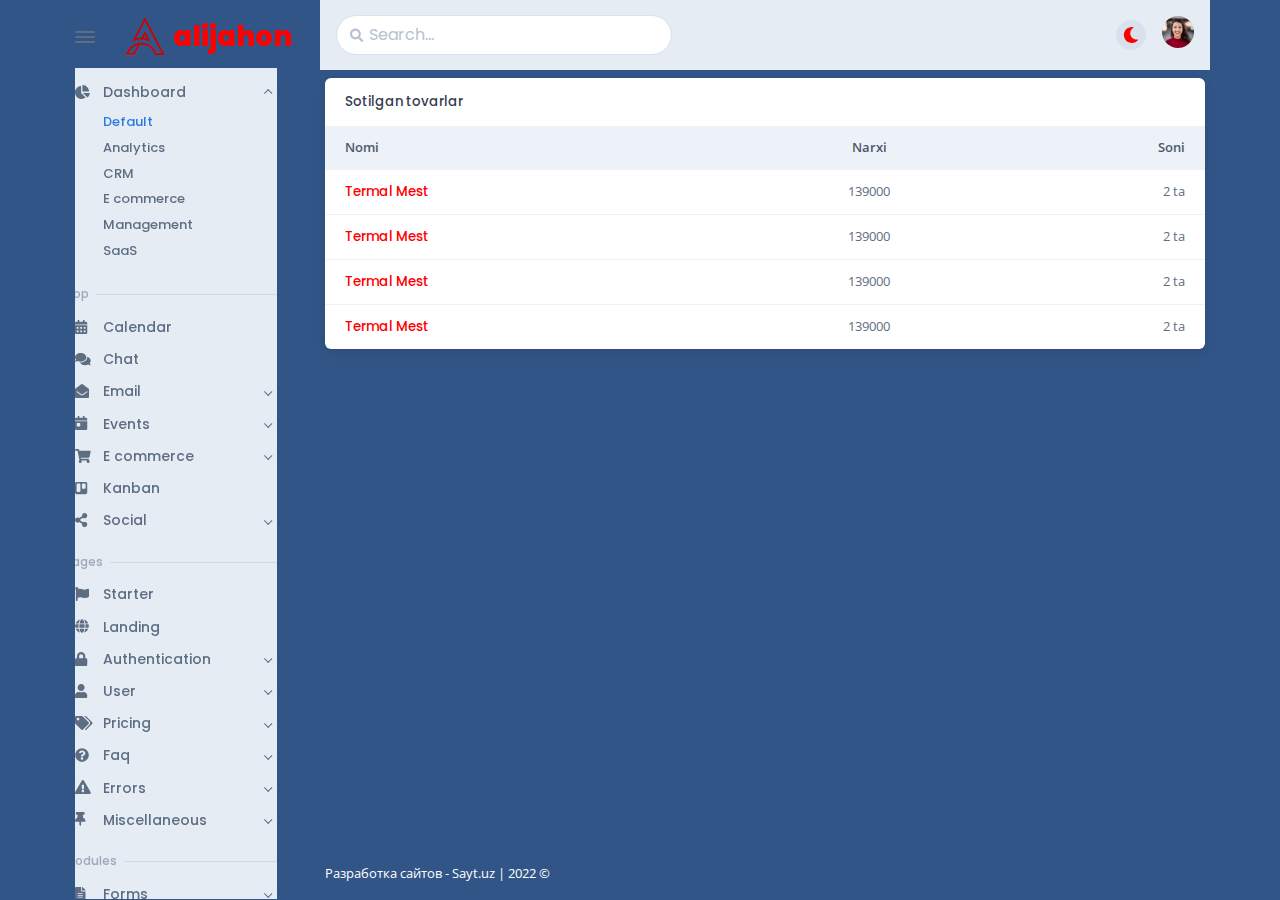
<file: html template/new design/ordered-products.html>
<!DOCTYPE html>
<html lang="en-US" dir="ltr">

  <head>
    <meta charset="utf-8">
    <meta http-equiv="X-UA-Compatible" content="IE=edge">
    <meta name="viewport" content="width=device-width, initial-scale=1">


    <!-- ===============================================-->
    <!--    Document Title-->
    <!-- ===============================================-->
    <title>Alijahon.uz</title>


    <!-- ===============================================-->
    <!--    Favicons-->
    <!-- ===============================================-->
    <link rel="apple-touch-icon" sizes="180x180" href="assets/img/favicons/apple-touch-icon.png">
    <link rel="icon" type="image/png" sizes="32x32" href="assets/img/favicons/favicon-32x32.png">
    <link rel="icon" type="image/png" sizes="16x16" href="assets/img/favicons/favicon-16x16.png">
    <link rel="shortcut icon" type="image/x-icon" href="assets/img/favicons/favicon.ico">
    <link rel="manifest" href="assets/img/favicons/manifest.json">
    <meta name="msapplication-TileImage" content="assets/img/favicons/mstile-150x150.png">
    <meta name="theme-color" content="#ffffff">
    <script src="assets/js/config.js"></script>
    <script src="vendors/overlayscrollbars/OverlayScrollbars.min.js"></script>


    <!-- ===============================================-->
    <!--    Stylesheets-->
    <!-- ===============================================-->
    <link rel="preconnect" href="https://fonts.gstatic.com">
    <link href="https://fonts.googleapis.com/css?family=Open+Sans:300,400,500,600,700%7cPoppins:300,400,500,600,700,800,900&amp;display=swap" rel="stylesheet">
    <link href="vendors/overlayscrollbars/OverlayScrollbars.min.css" rel="stylesheet">
    <link href="assets/css/theme-rtl.min.css" rel="stylesheet" id="style-rtl">
    <link href="assets/css/theme.min.css" rel="stylesheet" id="style-default">
    <link href="assets/css/user-rtl.min.css" rel="stylesheet" id="user-style-rtl">
    <link href="assets/css/user.min.css" rel="stylesheet" id="user-style-default">
    <link href="assets/css/style.css" rel="stylesheet">

    <script>
      var isRTL = JSON.parse(localStorage.getItem('isRTL'));
      if (isRTL) {
        var linkDefault = document.getElementById('style-default');
        var userLinkDefault = document.getElementById('user-style-default');
        linkDefault.setAttribute('disabled', true);
        userLinkDefault.setAttribute('disabled', true);
        document.querySelector('html').setAttribute('dir', 'rtl');
      } else {
        var linkRTL = document.getElementById('style-rtl');
        var userLinkRTL = document.getElementById('user-style-rtl');
        linkRTL.setAttribute('disabled', true);
        userLinkRTL.setAttribute('disabled', true);
      }
    </script>
  </head>


  <body>

    <!-- ===============================================-->
    <!--    Main Content-->
    <!-- ===============================================-->
    <main class="main" id="top">
      <div class="container" data-layout="container">
        <script>
          var isFluid = JSON.parse(localStorage.getItem('isFluid'));
          if (isFluid) {
            var container = document.querySelector('[data-layout]');
            container.classList.remove('container');
            container.classList.add('container-fluid');
          }
        </script>
        <nav class="navbar navbar-light navbar-vertical navbar-expand-xl">
          <script>
            var navbarStyle = localStorage.getItem("navbarStyle");
            if (navbarStyle && navbarStyle !== 'transparent') {
              document.querySelector('.navbar-vertical').classList.add(`navbar-${navbarStyle}`);
            }
          </script>
          <div class="d-flex align-items-center">
            <div class="toggle-icon-wrapper">

              <button class="btn navbar-toggler-humburger-icon navbar-vertical-toggle" data-bs-toggle="tooltip" data-bs-placement="left" title="Toggle Navigation"><span class="navbar-toggle-icon"><span class="toggle-line"></span></span></button>

            </div><a class="navbar-brand" href="index.html">
              <div class="d-flex align-items-center py-3"><img class="me-2" src="assets/img/icons/spot-illustrations/falcon.png" alt="" width="40" /><span class="font-sans-serif">alijahon</span>
              </div>
            </a>
          </div>
          <div class="collapse navbar-collapse" id="navbarVerticalCollapse">
            <div class="navbar-vertical-content scrollbar">
              <ul class="navbar-nav flex-column mb-3" id="navbarVerticalNav">
                <li class="nav-item">
                  <!-- parent pages--><a class="nav-link dropdown-indicator" href="#dashboard" role="button" data-bs-toggle="collapse" aria-expanded="true" aria-controls="dashboard">
                    <div class="d-flex align-items-center"><span class="nav-link-icon"><span class="fas fa-chart-pie"></span></span><span class="nav-link-text ps-1">Dashboard</span>
                    </div>
                  </a>
                  <ul class="nav collapse show" id="dashboard">
                    <li class="nav-item"><a class="nav-link active" href="index.html" aria-expanded="false">
                        <div class="d-flex align-items-center"><span class="nav-link-text ps-1">Default</span>
                        </div>
                      </a>
                      <!-- more inner pages-->
                    </li>
                    <li class="nav-item"><a class="nav-link" href="dashboard/analytics.html" aria-expanded="false">
                        <div class="d-flex align-items-center"><span class="nav-link-text ps-1">Analytics</span>
                        </div>
                      </a>
                      <!-- more inner pages-->
                    </li>
                    <li class="nav-item"><a class="nav-link" href="dashboard/crm.html" aria-expanded="false">
                        <div class="d-flex align-items-center"><span class="nav-link-text ps-1">CRM</span>
                        </div>
                      </a>
                      <!-- more inner pages-->
                    </li>
                    <li class="nav-item"><a class="nav-link" href="dashboard/e-commerce.html" aria-expanded="false">
                        <div class="d-flex align-items-center"><span class="nav-link-text ps-1">E commerce</span>
                        </div>
                      </a>
                      <!-- more inner pages-->
                    </li>
                    <li class="nav-item"><a class="nav-link" href="dashboard/project-management.html" aria-expanded="false">
                        <div class="d-flex align-items-center"><span class="nav-link-text ps-1">Management</span>
                        </div>
                      </a>
                      <!-- more inner pages-->
                    </li>
                    <li class="nav-item"><a class="nav-link" href="dashboard/saas.html" aria-expanded="false">
                        <div class="d-flex align-items-center"><span class="nav-link-text ps-1">SaaS</span>
                        </div>
                      </a>
                      <!-- more inner pages-->
                    </li>
                  </ul>
                </li>
                <li class="nav-item">
                  <!-- label-->
                  <div class="row navbar-vertical-label-wrapper mt-3 mb-2">
                    <div class="col-auto navbar-vertical-label">App
                    </div>
                    <div class="col ps-0">
                      <hr class="mb-0 navbar-vertical-divider" />
                    </div>
                  </div>
                  <!-- parent pages--><a class="nav-link" href="app/calendar.html" role="button" aria-expanded="false">
                    <div class="d-flex align-items-center"><span class="nav-link-icon"><span class="fas fa-calendar-alt"></span></span><span class="nav-link-text ps-1">Calendar</span>
                    </div>
                  </a>
                  <!-- parent pages--><a class="nav-link" href="app/chat.html" role="button" aria-expanded="false">
                    <div class="d-flex align-items-center"><span class="nav-link-icon"><span class="fas fa-comments"></span></span><span class="nav-link-text ps-1">Chat</span>
                    </div>
                  </a>
                  <!-- parent pages--><a class="nav-link dropdown-indicator" href="#email" role="button" data-bs-toggle="collapse" aria-expanded="false" aria-controls="email">
                    <div class="d-flex align-items-center"><span class="nav-link-icon"><span class="fas fa-envelope-open"></span></span><span class="nav-link-text ps-1">Email</span>
                    </div>
                  </a>
                  <ul class="nav collapse false" id="email">
                    <li class="nav-item"><a class="nav-link" href="app/email/inbox.html" aria-expanded="false">
                        <div class="d-flex align-items-center"><span class="nav-link-text ps-1">Inbox</span>
                        </div>
                      </a>
                      <!-- more inner pages-->
                    </li>
                    <li class="nav-item"><a class="nav-link" href="app/email/email-detail.html" aria-expanded="false">
                        <div class="d-flex align-items-center"><span class="nav-link-text ps-1">Email detail</span>
                        </div>
                      </a>
                      <!-- more inner pages-->
                    </li>
                    <li class="nav-item"><a class="nav-link" href="app/email/compose.html" aria-expanded="false">
                        <div class="d-flex align-items-center"><span class="nav-link-text ps-1">Compose</span>
                        </div>
                      </a>
                      <!-- more inner pages-->
                    </li>
                  </ul>
                  <!-- parent pages--><a class="nav-link dropdown-indicator" href="#events" role="button" data-bs-toggle="collapse" aria-expanded="false" aria-controls="events">
                    <div class="d-flex align-items-center"><span class="nav-link-icon"><span class="fas fa-calendar-day"></span></span><span class="nav-link-text ps-1">Events</span>
                    </div>
                  </a>
                  <ul class="nav collapse false" id="events">
                    <li class="nav-item"><a class="nav-link" href="app/events/create-an-event.html" aria-expanded="false">
                        <div class="d-flex align-items-center"><span class="nav-link-text ps-1">Create an event</span>
                        </div>
                      </a>
                      <!-- more inner pages-->
                    </li>
                    <li class="nav-item"><a class="nav-link" href="app/events/event-detail.html" aria-expanded="false">
                        <div class="d-flex align-items-center"><span class="nav-link-text ps-1">Event detail</span>
                        </div>
                      </a>
                      <!-- more inner pages-->
                    </li>
                    <li class="nav-item"><a class="nav-link" href="app/events/event-list.html" aria-expanded="false">
                        <div class="d-flex align-items-center"><span class="nav-link-text ps-1">Event list</span>
                        </div>
                      </a>
                      <!-- more inner pages-->
                    </li>
                  </ul>
                  <!-- parent pages--><a class="nav-link dropdown-indicator" href="#e-commerce" role="button" data-bs-toggle="collapse" aria-expanded="false" aria-controls="e-commerce">
                    <div class="d-flex align-items-center"><span class="nav-link-icon"><span class="fas fa-shopping-cart"></span></span><span class="nav-link-text ps-1">E commerce</span>
                    </div>
                  </a>
                  <ul class="nav collapse false" id="e-commerce">
                    <li class="nav-item"><a class="nav-link dropdown-indicator" href="#product" data-bs-toggle="collapse" aria-expanded="false" aria-controls="e-commerce">
                        <div class="d-flex align-items-center"><span class="nav-link-text ps-1">Product</span>
                        </div>
                      </a>
                      <!-- more inner pages-->
                      <ul class="nav collapse false" id="product">
                        <li class="nav-item"><a class="nav-link" href="app/e-commerce/product/product-list.html" aria-expanded="false">
                            <div class="d-flex align-items-center"><span class="nav-link-text ps-1">Product list</span>
                            </div>
                          </a>
                          <!-- more inner pages-->
                        </li>
                        <li class="nav-item"><a class="nav-link" href="app/e-commerce/product/product-grid.html" aria-expanded="false">
                            <div class="d-flex align-items-center"><span class="nav-link-text ps-1">Product grid</span>
                            </div>
                          </a>
                          <!-- more inner pages-->
                        </li>
                        <li class="nav-item"><a class="nav-link" href="app/e-commerce/product/product-details.html" aria-expanded="false">
                            <div class="d-flex align-items-center"><span class="nav-link-text ps-1">Product details</span>
                            </div>
                          </a>
                          <!-- more inner pages-->
                        </li>
                      </ul>
                    </li>
                    <li class="nav-item"><a class="nav-link dropdown-indicator" href="#orders" data-bs-toggle="collapse" aria-expanded="false" aria-controls="e-commerce">
                        <div class="d-flex align-items-center"><span class="nav-link-text ps-1">Orders</span>
                        </div>
                      </a>
                      <!-- more inner pages-->
                      <ul class="nav collapse false" id="orders">
                        <li class="nav-item"><a class="nav-link" href="app/e-commerce/orders/order-list.html" aria-expanded="false">
                            <div class="d-flex align-items-center"><span class="nav-link-text ps-1">Order list</span>
                            </div>
                          </a>
                          <!-- more inner pages-->
                        </li>
                        <li class="nav-item"><a class="nav-link" href="app/e-commerce/orders/order-details.html" aria-expanded="false">
                            <div class="d-flex align-items-center"><span class="nav-link-text ps-1">Order details</span>
                            </div>
                          </a>
                          <!-- more inner pages-->
                        </li>
                      </ul>
                    </li>
                    <li class="nav-item"><a class="nav-link" href="app/e-commerce/customers.html" aria-expanded="false">
                        <div class="d-flex align-items-center"><span class="nav-link-text ps-1">Customers</span>
                        </div>
                      </a>
                      <!-- more inner pages-->
                    </li>
                    <li class="nav-item"><a class="nav-link" href="app/e-commerce/customer-details.html" aria-expanded="false">
                        <div class="d-flex align-items-center"><span class="nav-link-text ps-1">Customer details</span>
                        </div>
                      </a>
                      <!-- more inner pages-->
                    </li>
                    <li class="nav-item"><a class="nav-link" href="app/e-commerce/shopping-cart.html" aria-expanded="false">
                        <div class="d-flex align-items-center"><span class="nav-link-text ps-1">Shopping cart</span>
                        </div>
                      </a>
                      <!-- more inner pages-->
                    </li>
                    <li class="nav-item"><a class="nav-link" href="app/e-commerce/checkout.html" aria-expanded="false">
                        <div class="d-flex align-items-center"><span class="nav-link-text ps-1">Checkout</span>
                        </div>
                      </a>
                      <!-- more inner pages-->
                    </li>
                    <li class="nav-item"><a class="nav-link" href="app/e-commerce/billing.html" aria-expanded="false">
                        <div class="d-flex align-items-center"><span class="nav-link-text ps-1">Billing</span>
                        </div>
                      </a>
                      <!-- more inner pages-->
                    </li>
                    <li class="nav-item"><a class="nav-link" href="app/e-commerce/invoice.html" aria-expanded="false">
                        <div class="d-flex align-items-center"><span class="nav-link-text ps-1">Invoice</span>
                        </div>
                      </a>
                      <!-- more inner pages-->
                    </li>
                  </ul>
                  <!-- parent pages--><a class="nav-link" href="app/kanban.html" role="button" aria-expanded="false">
                    <div class="d-flex align-items-center"><span class="nav-link-icon"><span class="fab fa-trello"></span></span><span class="nav-link-text ps-1">Kanban</span>
                    </div>
                  </a>
                  <!-- parent pages--><a class="nav-link dropdown-indicator" href="#social" role="button" data-bs-toggle="collapse" aria-expanded="false" aria-controls="social">
                    <div class="d-flex align-items-center"><span class="nav-link-icon"><span class="fas fa-share-alt"></span></span><span class="nav-link-text ps-1">Social</span>
                    </div>
                  </a>
                  <ul class="nav collapse false" id="social">
                    <li class="nav-item"><a class="nav-link" href="app/social/feed.html" aria-expanded="false">
                        <div class="d-flex align-items-center"><span class="nav-link-text ps-1">Feed</span>
                        </div>
                      </a>
                      <!-- more inner pages-->
                    </li>
                    <li class="nav-item"><a class="nav-link" href="app/social/activity-log.html" aria-expanded="false">
                        <div class="d-flex align-items-center"><span class="nav-link-text ps-1">Activity log</span>
                        </div>
                      </a>
                      <!-- more inner pages-->
                    </li>
                    <li class="nav-item"><a class="nav-link" href="app/social/notifications.html" aria-expanded="false">
                        <div class="d-flex align-items-center"><span class="nav-link-text ps-1">Notifications</span>
                        </div>
                      </a>
                      <!-- more inner pages-->
                    </li>
                    <li class="nav-item"><a class="nav-link" href="app/social/followers.html" aria-expanded="false">
                        <div class="d-flex align-items-center"><span class="nav-link-text ps-1">Followers</span>
                        </div>
                      </a>
                      <!-- more inner pages-->
                    </li>
                  </ul>
                </li>
                <li class="nav-item">
                  <!-- label-->
                  <div class="row navbar-vertical-label-wrapper mt-3 mb-2">
                    <div class="col-auto navbar-vertical-label">Pages
                    </div>
                    <div class="col ps-0">
                      <hr class="mb-0 navbar-vertical-divider" />
                    </div>
                  </div>
                  <!-- parent pages--><a class="nav-link" href="pages/starter.html" role="button" aria-expanded="false">
                    <div class="d-flex align-items-center"><span class="nav-link-icon"><span class="fas fa-flag"></span></span><span class="nav-link-text ps-1">Starter</span>
                    </div>
                  </a>
                  <!-- parent pages--><a class="nav-link" href="pages/landing.html" role="button" aria-expanded="false">
                    <div class="d-flex align-items-center"><span class="nav-link-icon"><span class="fas fa-globe"></span></span><span class="nav-link-text ps-1">Landing</span>
                    </div>
                  </a>
                  <!-- parent pages--><a class="nav-link dropdown-indicator" href="#authentication" role="button" data-bs-toggle="collapse" aria-expanded="false" aria-controls="authentication">
                    <div class="d-flex align-items-center"><span class="nav-link-icon"><span class="fas fa-lock"></span></span><span class="nav-link-text ps-1">Authentication</span>
                    </div>
                  </a>
                  <ul class="nav collapse false" id="authentication">
                    <li class="nav-item"><a class="nav-link dropdown-indicator" href="#simple" data-bs-toggle="collapse" aria-expanded="false" aria-controls="authentication">
                        <div class="d-flex align-items-center"><span class="nav-link-text ps-1">Simple</span>
                        </div>
                      </a>
                      <!-- more inner pages-->
                      <ul class="nav collapse false" id="simple">
                        <li class="nav-item"><a class="nav-link" href="pages/authentication/simple/login.html" aria-expanded="false">
                            <div class="d-flex align-items-center"><span class="nav-link-text ps-1">Login</span>
                            </div>
                          </a>
                          <!-- more inner pages-->
                        </li>
                        <li class="nav-item"><a class="nav-link" href="pages/authentication/simple/logout.html" aria-expanded="false">
                            <div class="d-flex align-items-center"><span class="nav-link-text ps-1">Logout</span>
                            </div>
                          </a>
                          <!-- more inner pages-->
                        </li>
                        <li class="nav-item"><a class="nav-link" href="pages/authentication/simple/register.html" aria-expanded="false">
                            <div class="d-flex align-items-center"><span class="nav-link-text ps-1">Register</span>
                            </div>
                          </a>
                          <!-- more inner pages-->
                        </li>
                        <li class="nav-item"><a class="nav-link" href="pages/authentication/simple/forgot-password.html" aria-expanded="false">
                            <div class="d-flex align-items-center"><span class="nav-link-text ps-1">Forgot password</span>
                            </div>
                          </a>
                          <!-- more inner pages-->
                        </li>
                        <li class="nav-item"><a class="nav-link" href="pages/authentication/simple/confirm-mail.html" aria-expanded="false">
                            <div class="d-flex align-items-center"><span class="nav-link-text ps-1">Confirm mail</span>
                            </div>
                          </a>
                          <!-- more inner pages-->
                        </li>
                        <li class="nav-item"><a class="nav-link" href="pages/authentication/simple/reset-password.html" aria-expanded="false">
                            <div class="d-flex align-items-center"><span class="nav-link-text ps-1">Reset password</span>
                            </div>
                          </a>
                          <!-- more inner pages-->
                        </li>
                        <li class="nav-item"><a class="nav-link" href="pages/authentication/simple/lock-screen.html" aria-expanded="false">
                            <div class="d-flex align-items-center"><span class="nav-link-text ps-1">Lock screen</span>
                            </div>
                          </a>
                          <!-- more inner pages-->
                        </li>
                      </ul>
                    </li>
                    <li class="nav-item"><a class="nav-link dropdown-indicator" href="#card" data-bs-toggle="collapse" aria-expanded="false" aria-controls="authentication">
                        <div class="d-flex align-items-center"><span class="nav-link-text ps-1">Card</span>
                        </div>
                      </a>
                      <!-- more inner pages-->
                      <ul class="nav collapse false" id="card">
                        <li class="nav-item"><a class="nav-link" href="pages/authentication/card/login.html" aria-expanded="false">
                            <div class="d-flex align-items-center"><span class="nav-link-text ps-1">Login</span>
                            </div>
                          </a>
                          <!-- more inner pages-->
                        </li>
                        <li class="nav-item"><a class="nav-link" href="pages/authentication/card/logout.html" aria-expanded="false">
                            <div class="d-flex align-items-center"><span class="nav-link-text ps-1">Logout</span>
                            </div>
                          </a>
                          <!-- more inner pages-->
                        </li>
                        <li class="nav-item"><a class="nav-link" href="pages/authentication/card/register.html" aria-expanded="false">
                            <div class="d-flex align-items-center"><span class="nav-link-text ps-1">Register</span>
                            </div>
                          </a>
                          <!-- more inner pages-->
                        </li>
                        <li class="nav-item"><a class="nav-link" href="pages/authentication/card/forgot-password.html" aria-expanded="false">
                            <div class="d-flex align-items-center"><span class="nav-link-text ps-1">Forgot password</span>
                            </div>
                          </a>
                          <!-- more inner pages-->
                        </li>
                        <li class="nav-item"><a class="nav-link" href="pages/authentication/card/confirm-mail.html" aria-expanded="false">
                            <div class="d-flex align-items-center"><span class="nav-link-text ps-1">Confirm mail</span>
                            </div>
                          </a>
                          <!-- more inner pages-->
                        </li>
                        <li class="nav-item"><a class="nav-link" href="pages/authentication/card/reset-password.html" aria-expanded="false">
                            <div class="d-flex align-items-center"><span class="nav-link-text ps-1">Reset password</span>
                            </div>
                          </a>
                          <!-- more inner pages-->
                        </li>
                        <li class="nav-item"><a class="nav-link" href="pages/authentication/card/lock-screen.html" aria-expanded="false">
                            <div class="d-flex align-items-center"><span class="nav-link-text ps-1">Lock screen</span>
                            </div>
                          </a>
                          <!-- more inner pages-->
                        </li>
                      </ul>
                    </li>
                    <li class="nav-item"><a class="nav-link dropdown-indicator" href="#split" data-bs-toggle="collapse" aria-expanded="false" aria-controls="authentication">
                        <div class="d-flex align-items-center"><span class="nav-link-text ps-1">Split</span>
                        </div>
                      </a>
                      <!-- more inner pages-->
                      <ul class="nav collapse false" id="split">
                        <li class="nav-item"><a class="nav-link" href="pages/authentication/split/login.html" aria-expanded="false">
                            <div class="d-flex align-items-center"><span class="nav-link-text ps-1">Login</span>
                            </div>
                          </a>
                          <!-- more inner pages-->
                        </li>
                        <li class="nav-item"><a class="nav-link" href="pages/authentication/split/logout.html" aria-expanded="false">
                            <div class="d-flex align-items-center"><span class="nav-link-text ps-1">Logout</span>
                            </div>
                          </a>
                          <!-- more inner pages-->
                        </li>
                        <li class="nav-item"><a class="nav-link" href="pages/authentication/split/register.html" aria-expanded="false">
                            <div class="d-flex align-items-center"><span class="nav-link-text ps-1">Register</span>
                            </div>
                          </a>
                          <!-- more inner pages-->
                        </li>
                        <li class="nav-item"><a class="nav-link" href="pages/authentication/split/forgot-password.html" aria-expanded="false">
                            <div class="d-flex align-items-center"><span class="nav-link-text ps-1">Forgot password</span>
                            </div>
                          </a>
                          <!-- more inner pages-->
                        </li>
                        <li class="nav-item"><a class="nav-link" href="pages/authentication/split/confirm-mail.html" aria-expanded="false">
                            <div class="d-flex align-items-center"><span class="nav-link-text ps-1">Confirm mail</span>
                            </div>
                          </a>
                          <!-- more inner pages-->
                        </li>
                        <li class="nav-item"><a class="nav-link" href="pages/authentication/split/reset-password.html" aria-expanded="false">
                            <div class="d-flex align-items-center"><span class="nav-link-text ps-1">Reset password</span>
                            </div>
                          </a>
                          <!-- more inner pages-->
                        </li>
                        <li class="nav-item"><a class="nav-link" href="pages/authentication/split/lock-screen.html" aria-expanded="false">
                            <div class="d-flex align-items-center"><span class="nav-link-text ps-1">Lock screen</span>
                            </div>
                          </a>
                          <!-- more inner pages-->
                        </li>
                      </ul>
                    </li>
                    <li class="nav-item"><a class="nav-link" href="pages/authentication/wizard.html" aria-expanded="false">
                        <div class="d-flex align-items-center"><span class="nav-link-text ps-1">Wizard</span>
                        </div>
                      </a>
                      <!-- more inner pages-->
                    </li>
                    <li class="nav-item"><a class="nav-link" href="#authentication-modal" data-bs-toggle="modal" aria-expanded="false">
                        <div class="d-flex align-items-center"><span class="nav-link-text ps-1">Modal</span>
                        </div>
                      </a>
                      <!-- more inner pages-->
                    </li>
                  </ul>
                  <!-- parent pages--><a class="nav-link dropdown-indicator" href="#user" role="button" data-bs-toggle="collapse" aria-expanded="false" aria-controls="user">
                    <div class="d-flex align-items-center"><span class="nav-link-icon"><span class="fas fa-user"></span></span><span class="nav-link-text ps-1">User</span>
                    </div>
                  </a>
                  <ul class="nav collapse false" id="user">
                    <li class="nav-item"><a class="nav-link" href="pages/user/profile.html" aria-expanded="false">
                        <div class="d-flex align-items-center"><span class="nav-link-text ps-1">Profile</span>
                        </div>
                      </a>
                      <!-- more inner pages-->
                    </li>
                    <li class="nav-item"><a class="nav-link" href="pages/user/settings.html" aria-expanded="false">
                        <div class="d-flex align-items-center"><span class="nav-link-text ps-1">Settings</span>
                        </div>
                      </a>
                      <!-- more inner pages-->
                    </li>
                  </ul>
                  <!-- parent pages--><a class="nav-link dropdown-indicator" href="#pricing" role="button" data-bs-toggle="collapse" aria-expanded="false" aria-controls="pricing">
                    <div class="d-flex align-items-center"><span class="nav-link-icon"><span class="fas fa-tags"></span></span><span class="nav-link-text ps-1">Pricing</span>
                    </div>
                  </a>
                  <ul class="nav collapse false" id="pricing">
                    <li class="nav-item"><a class="nav-link" href="pages/pricing/pricing-default.html" aria-expanded="false">
                        <div class="d-flex align-items-center"><span class="nav-link-text ps-1">Pricing default</span>
                        </div>
                      </a>
                      <!-- more inner pages-->
                    </li>
                    <li class="nav-item"><a class="nav-link" href="pages/pricing/pricing-alt.html" aria-expanded="false">
                        <div class="d-flex align-items-center"><span class="nav-link-text ps-1">Pricing alt</span>
                        </div>
                      </a>
                      <!-- more inner pages-->
                    </li>
                  </ul>
                  <!-- parent pages--><a class="nav-link dropdown-indicator" href="#faq" role="button" data-bs-toggle="collapse" aria-expanded="false" aria-controls="faq">
                    <div class="d-flex align-items-center"><span class="nav-link-icon"><span class="fas fa-question-circle"></span></span><span class="nav-link-text ps-1">Faq</span>
                    </div>
                  </a>
                  <ul class="nav collapse false" id="faq">
                    <li class="nav-item"><a class="nav-link" href="pages/faq/faq-basic.html" aria-expanded="false">
                        <div class="d-flex align-items-center"><span class="nav-link-text ps-1">Faq basic</span>
                        </div>
                      </a>
                      <!-- more inner pages-->
                    </li>
                    <li class="nav-item"><a class="nav-link" href="pages/faq/faq-alt.html" aria-expanded="false">
                        <div class="d-flex align-items-center"><span class="nav-link-text ps-1">Faq alt</span>
                        </div>
                      </a>
                      <!-- more inner pages-->
                    </li>
                    <li class="nav-item"><a class="nav-link" href="pages/faq/faq-accordion.html" aria-expanded="false">
                        <div class="d-flex align-items-center"><span class="nav-link-text ps-1">Faq accordion</span>
                        </div>
                      </a>
                      <!-- more inner pages-->
                    </li>
                  </ul>
                  <!-- parent pages--><a class="nav-link dropdown-indicator" href="#errors" role="button" data-bs-toggle="collapse" aria-expanded="false" aria-controls="errors">
                    <div class="d-flex align-items-center"><span class="nav-link-icon"><span class="fas fa-exclamation-triangle"></span></span><span class="nav-link-text ps-1">Errors</span>
                    </div>
                  </a>
                  <ul class="nav collapse false" id="errors">
                    <li class="nav-item"><a class="nav-link" href="pages/errors/404.html" aria-expanded="false">
                        <div class="d-flex align-items-center"><span class="nav-link-text ps-1">404</span>
                        </div>
                      </a>
                      <!-- more inner pages-->
                    </li>
                    <li class="nav-item"><a class="nav-link" href="pages/errors/500.html" aria-expanded="false">
                        <div class="d-flex align-items-center"><span class="nav-link-text ps-1">500</span>
                        </div>
                      </a>
                      <!-- more inner pages-->
                    </li>
                  </ul>
                  <!-- parent pages--><a class="nav-link dropdown-indicator" href="#miscellaneous" role="button" data-bs-toggle="collapse" aria-expanded="false" aria-controls="miscellaneous">
                    <div class="d-flex align-items-center"><span class="nav-link-icon"><span class="fas fa-thumbtack"></span></span><span class="nav-link-text ps-1">Miscellaneous</span>
                    </div>
                  </a>
                  <ul class="nav collapse false" id="miscellaneous">
                    <li class="nav-item"><a class="nav-link" href="pages/miscellaneous/associations.html" aria-expanded="false">
                        <div class="d-flex align-items-center"><span class="nav-link-text ps-1">Associations</span>
                        </div>
                      </a>
                      <!-- more inner pages-->
                    </li>
                    <li class="nav-item"><a class="nav-link" href="pages/miscellaneous/invite-people.html" aria-expanded="false">
                        <div class="d-flex align-items-center"><span class="nav-link-text ps-1">Invite people</span>
                        </div>
                      </a>
                      <!-- more inner pages-->
                    </li>
                    <li class="nav-item"><a class="nav-link" href="pages/miscellaneous/privacy-policy.html" aria-expanded="false">
                        <div class="d-flex align-items-center"><span class="nav-link-text ps-1">Privacy policy</span>
                        </div>
                      </a>
                      <!-- more inner pages-->
                    </li>
                  </ul>
                </li>
                <li class="nav-item">
                  <!-- label-->
                  <div class="row navbar-vertical-label-wrapper mt-3 mb-2">
                    <div class="col-auto navbar-vertical-label">Modules
                    </div>
                    <div class="col ps-0">
                      <hr class="mb-0 navbar-vertical-divider" />
                    </div>
                  </div>
                  <!-- parent pages--><a class="nav-link dropdown-indicator" href="#forms" role="button" data-bs-toggle="collapse" aria-expanded="false" aria-controls="forms">
                    <div class="d-flex align-items-center"><span class="nav-link-icon"><span class="fas fa-file-alt"></span></span><span class="nav-link-text ps-1">Forms</span>
                    </div>
                  </a>
                  <ul class="nav collapse false" id="forms">
                    <li class="nav-item"><a class="nav-link dropdown-indicator" href="#basic" data-bs-toggle="collapse" aria-expanded="false" aria-controls="forms">
                        <div class="d-flex align-items-center"><span class="nav-link-text ps-1">Basic</span>
                        </div>
                      </a>
                      <!-- more inner pages-->
                      <ul class="nav collapse false" id="basic">
                        <li class="nav-item"><a class="nav-link" href="modules/forms/basic/form-control.html" aria-expanded="false">
                            <div class="d-flex align-items-center"><span class="nav-link-text ps-1">Form control</span>
                            </div>
                          </a>
                          <!-- more inner pages-->
                        </li>
                        <li class="nav-item"><a class="nav-link" href="modules/forms/basic/input-group.html" aria-expanded="false">
                            <div class="d-flex align-items-center"><span class="nav-link-text ps-1">Input group</span>
                            </div>
                          </a>
                          <!-- more inner pages-->
                        </li>
                        <li class="nav-item"><a class="nav-link" href="modules/forms/basic/select.html" aria-expanded="false">
                            <div class="d-flex align-items-center"><span class="nav-link-text ps-1">Select</span>
                            </div>
                          </a>
                          <!-- more inner pages-->
                        </li>
                        <li class="nav-item"><a class="nav-link" href="modules/forms/basic/checks.html" aria-expanded="false">
                            <div class="d-flex align-items-center"><span class="nav-link-text ps-1">Checks</span>
                            </div>
                          </a>
                          <!-- more inner pages-->
                        </li>
                        <li class="nav-item"><a class="nav-link" href="modules/forms/basic/range.html" aria-expanded="false">
                            <div class="d-flex align-items-center"><span class="nav-link-text ps-1">Range</span>
                            </div>
                          </a>
                          <!-- more inner pages-->
                        </li>
                        <li class="nav-item"><a class="nav-link" href="modules/forms/basic/layout.html" aria-expanded="false">
                            <div class="d-flex align-items-center"><span class="nav-link-text ps-1">Layout</span>
                            </div>
                          </a>
                          <!-- more inner pages-->
                        </li>
                      </ul>
                    </li>
                    <li class="nav-item"><a class="nav-link dropdown-indicator" href="#advance" data-bs-toggle="collapse" aria-expanded="false" aria-controls="forms">
                        <div class="d-flex align-items-center"><span class="nav-link-text ps-1">Advance</span>
                        </div>
                      </a>
                      <!-- more inner pages-->
                      <ul class="nav collapse false" id="advance">
                        <li class="nav-item"><a class="nav-link" href="modules/forms/advance/advance-select.html" aria-expanded="false">
                            <div class="d-flex align-items-center"><span class="nav-link-text ps-1">Advance select</span>
                            </div>
                          </a>
                          <!-- more inner pages-->
                        </li>
                        <li class="nav-item"><a class="nav-link" href="modules/forms/advance/date-picker.html" aria-expanded="false">
                            <div class="d-flex align-items-center"><span class="nav-link-text ps-1">Date picker</span>
                            </div>
                          </a>
                          <!-- more inner pages-->
                        </li>
                        <li class="nav-item"><a class="nav-link" href="modules/forms/advance/editor.html" aria-expanded="false">
                            <div class="d-flex align-items-center"><span class="nav-link-text ps-1">Editor</span>
                            </div>
                          </a>
                          <!-- more inner pages-->
                        </li>
                        <li class="nav-item"><a class="nav-link" href="modules/forms/advance/emoji-button.html" aria-expanded="false">
                            <div class="d-flex align-items-center"><span class="nav-link-text ps-1">Emoji button</span>
                            </div>
                          </a>
                          <!-- more inner pages-->
                        </li>
                        <li class="nav-item"><a class="nav-link" href="modules/forms/advance/file-uploader.html" aria-expanded="false">
                            <div class="d-flex align-items-center"><span class="nav-link-text ps-1">File uploader</span>
                            </div>
                          </a>
                          <!-- more inner pages-->
                        </li>
                        <li class="nav-item"><a class="nav-link" href="modules/forms/advance/rating.html" aria-expanded="false">
                            <div class="d-flex align-items-center"><span class="nav-link-text ps-1">Rating</span>
                            </div>
                          </a>
                          <!-- more inner pages-->
                        </li>
                      </ul>
                    </li>
                    <li class="nav-item"><a class="nav-link" href="modules/forms/floating-labels.html" aria-expanded="false">
                        <div class="d-flex align-items-center"><span class="nav-link-text ps-1">Floating labels</span>
                        </div>
                      </a>
                      <!-- more inner pages-->
                    </li>
                    <li class="nav-item"><a class="nav-link" href="modules/forms/wizard.html" aria-expanded="false">
                        <div class="d-flex align-items-center"><span class="nav-link-text ps-1">Wizard</span>
                        </div>
                      </a>
                      <!-- more inner pages-->
                    </li>
                    <li class="nav-item"><a class="nav-link" href="modules/forms/validation.html" aria-expanded="false">
                        <div class="d-flex align-items-center"><span class="nav-link-text ps-1">Validation</span>
                        </div>
                      </a>
                      <!-- more inner pages-->
                    </li>
                  </ul>
                  <!-- parent pages--><a class="nav-link dropdown-indicator" href="#tables" role="button" data-bs-toggle="collapse" aria-expanded="false" aria-controls="tables">
                    <div class="d-flex align-items-center"><span class="nav-link-icon"><span class="fas fa-table"></span></span><span class="nav-link-text ps-1">Tables</span>
                    </div>
                  </a>
                  <ul class="nav collapse false" id="tables">
                    <li class="nav-item"><a class="nav-link" href="modules/tables/basic-tables.html" aria-expanded="false">
                        <div class="d-flex align-items-center"><span class="nav-link-text ps-1">Basic tables</span>
                        </div>
                      </a>
                      <!-- more inner pages-->
                    </li>
                    <li class="nav-item"><a class="nav-link" href="modules/tables/advance-tables.html" aria-expanded="false">
                        <div class="d-flex align-items-center"><span class="nav-link-text ps-1">Advance tables</span>
                        </div>
                      </a>
                      <!-- more inner pages-->
                    </li>
                    <li class="nav-item"><a class="nav-link" href="modules/tables/bulk-select.html" aria-expanded="false">
                        <div class="d-flex align-items-center"><span class="nav-link-text ps-1">Bulk select</span>
                        </div>
                      </a>
                      <!-- more inner pages-->
                    </li>
                  </ul>
                  <!-- parent pages--><a class="nav-link dropdown-indicator" href="#charts" role="button" data-bs-toggle="collapse" aria-expanded="false" aria-controls="charts">
                    <div class="d-flex align-items-center"><span class="nav-link-icon"><span class="fas fa-chart-line"></span></span><span class="nav-link-text ps-1">Charts</span>
                    </div>
                  </a>
                  <ul class="nav collapse false" id="charts">
                    <li class="nav-item"><a class="nav-link" href="modules/charts/chartjs.html" aria-expanded="false">
                        <div class="d-flex align-items-center"><span class="nav-link-text ps-1">Chartjs</span>
                        </div>
                      </a>
                      <!-- more inner pages-->
                    </li>
                    <li class="nav-item"><a class="nav-link dropdown-indicator" href="#eCharts" data-bs-toggle="collapse" aria-expanded="false" aria-controls="charts">
                        <div class="d-flex align-items-center"><span class="nav-link-text ps-1">ECharts</span>
                        </div>
                      </a>
                      <!-- more inner pages-->
                      <ul class="nav collapse false" id="eCharts">
                        <li class="nav-item"><a class="nav-link" href="modules/charts/echarts/line-charts.html" aria-expanded="false">
                            <div class="d-flex align-items-center"><span class="nav-link-text ps-1">Line charts</span>
                            </div>
                          </a>
                          <!-- more inner pages-->
                        </li>
                        <li class="nav-item"><a class="nav-link" href="modules/charts/echarts/bar-charts.html" aria-expanded="false">
                            <div class="d-flex align-items-center"><span class="nav-link-text ps-1">Bar charts</span>
                            </div>
                          </a>
                          <!-- more inner pages-->
                        </li>
                        <li class="nav-item"><a class="nav-link" href="modules/charts/echarts/candlestick-charts.html" aria-expanded="false">
                            <div class="d-flex align-items-center"><span class="nav-link-text ps-1">Candlestick charts</span>
                            </div>
                          </a>
                          <!-- more inner pages-->
                        </li>
                        <li class="nav-item"><a class="nav-link" href="modules/charts/echarts/geo-map.html" aria-expanded="false">
                            <div class="d-flex align-items-center"><span class="nav-link-text ps-1">Geo map</span>
                            </div>
                          </a>
                          <!-- more inner pages-->
                        </li>
                        <li class="nav-item"><a class="nav-link" href="modules/charts/echarts/scatter-charts.html" aria-expanded="false">
                            <div class="d-flex align-items-center"><span class="nav-link-text ps-1">Scatter charts</span>
                            </div>
                          </a>
                          <!-- more inner pages-->
                        </li>
                        <li class="nav-item"><a class="nav-link" href="modules/charts/echarts/pie-charts.html" aria-expanded="false">
                            <div class="d-flex align-items-center"><span class="nav-link-text ps-1">Pie charts</span>
                            </div>
                          </a>
                          <!-- more inner pages-->
                        </li>
                        <li class="nav-item"><a class="nav-link" href="modules/charts/echarts/radar-charts.html" aria-expanded="false">
                            <div class="d-flex align-items-center"><span class="nav-link-text ps-1">Radar charts</span>
                            </div>
                          </a>
                          <!-- more inner pages-->
                        </li>
                        <li class="nav-item"><a class="nav-link" href="modules/charts/echarts/heatmap-charts.html" aria-expanded="false">
                            <div class="d-flex align-items-center"><span class="nav-link-text ps-1">Heatmap charts</span>
                            </div>
                          </a>
                          <!-- more inner pages-->
                        </li>
                        <li class="nav-item"><a class="nav-link" href="modules/charts/echarts/how-to-use.html" aria-expanded="false">
                            <div class="d-flex align-items-center"><span class="nav-link-text ps-1">How to use</span>
                            </div>
                          </a>
                          <!-- more inner pages-->
                        </li>
                      </ul>
                    </li>
                  </ul>
                  <!-- parent pages--><a class="nav-link dropdown-indicator" href="#icons" role="button" data-bs-toggle="collapse" aria-expanded="false" aria-controls="icons">
                    <div class="d-flex align-items-center"><span class="nav-link-icon"><span class="fas fa-shapes"></span></span><span class="nav-link-text ps-1">Icons</span>
                    </div>
                  </a>
                  <ul class="nav collapse false" id="icons">
                    <li class="nav-item"><a class="nav-link" href="modules/icons/font-awesome.html" aria-expanded="false">
                        <div class="d-flex align-items-center"><span class="nav-link-text ps-1">Font awesome</span>
                        </div>
                      </a>
                      <!-- more inner pages-->
                    </li>
                    <li class="nav-item"><a class="nav-link" href="modules/icons/bootstrap-icons.html" aria-expanded="false">
                        <div class="d-flex align-items-center"><span class="nav-link-text ps-1">Bootstrap icons</span>
                        </div>
                      </a>
                      <!-- more inner pages-->
                    </li>
                    <li class="nav-item"><a class="nav-link" href="modules/icons/feather.html" aria-expanded="false">
                        <div class="d-flex align-items-center"><span class="nav-link-text ps-1">Feather</span>
                        </div>
                      </a>
                      <!-- more inner pages-->
                    </li>
                    <li class="nav-item"><a class="nav-link" href="modules/icons/material-icons.html" aria-expanded="false">
                        <div class="d-flex align-items-center"><span class="nav-link-text ps-1">Material icons</span>
                        </div>
                      </a>
                      <!-- more inner pages-->
                    </li>
                  </ul>
                  <!-- parent pages--><a class="nav-link dropdown-indicator" href="#maps" role="button" data-bs-toggle="collapse" aria-expanded="false" aria-controls="maps">
                    <div class="d-flex align-items-center"><span class="nav-link-icon"><span class="fas fa-map"></span></span><span class="nav-link-text ps-1">Maps</span>
                    </div>
                  </a>
                  <ul class="nav collapse false" id="maps">
                    <li class="nav-item"><a class="nav-link" href="modules/maps/google-map.html" aria-expanded="false">
                        <div class="d-flex align-items-center"><span class="nav-link-text ps-1">Google map</span>
                        </div>
                      </a>
                      <!-- more inner pages-->
                    </li>
                    <li class="nav-item"><a class="nav-link" href="modules/maps/leaflet-map.html" aria-expanded="false">
                        <div class="d-flex align-items-center"><span class="nav-link-text ps-1">Leaflet map</span>
                        </div>
                      </a>
                      <!-- more inner pages-->
                    </li>
                  </ul>
                  <!-- parent pages--><a class="nav-link dropdown-indicator" href="#components" role="button" data-bs-toggle="collapse" aria-expanded="false" aria-controls="components">
                    <div class="d-flex align-items-center"><span class="nav-link-icon"><span class="fas fa-puzzle-piece"></span></span><span class="nav-link-text ps-1">Components</span>
                    </div>
                  </a>
                  <ul class="nav collapse false" id="components">
                    <li class="nav-item"><a class="nav-link" href="modules/components/accordion.html" aria-expanded="false">
                        <div class="d-flex align-items-center"><span class="nav-link-text ps-1">Accordion</span>
                        </div>
                      </a>
                      <!-- more inner pages-->
                    </li>
                    <li class="nav-item"><a class="nav-link" href="modules/components/alerts.html" aria-expanded="false">
                        <div class="d-flex align-items-center"><span class="nav-link-text ps-1">Alerts</span>
                        </div>
                      </a>
                      <!-- more inner pages-->
                    </li>
                    <li class="nav-item"><a class="nav-link" href="modules/components/anchor.html" aria-expanded="false">
                        <div class="d-flex align-items-center"><span class="nav-link-text ps-1">Anchor</span>
                        </div>
                      </a>
                      <!-- more inner pages-->
                    </li>
                    <li class="nav-item"><a class="nav-link" href="modules/components/animated-icons.html" aria-expanded="false">
                        <div class="d-flex align-items-center"><span class="nav-link-text ps-1">Animated icons</span>
                        </div>
                      </a>
                      <!-- more inner pages-->
                    </li>
                    <li class="nav-item"><a class="nav-link" href="modules/components/background.html" aria-expanded="false">
                        <div class="d-flex align-items-center"><span class="nav-link-text ps-1">Background</span>
                        </div>
                      </a>
                      <!-- more inner pages-->
                    </li>
                    <li class="nav-item"><a class="nav-link" href="modules/components/badges.html" aria-expanded="false">
                        <div class="d-flex align-items-center"><span class="nav-link-text ps-1">Badges</span>
                        </div>
                      </a>
                      <!-- more inner pages-->
                    </li>
                    <li class="nav-item"><a class="nav-link" href="modules/components/breadcrumbs.html" aria-expanded="false">
                        <div class="d-flex align-items-center"><span class="nav-link-text ps-1">Breadcrumbs</span>
                        </div>
                      </a>
                      <!-- more inner pages-->
                    </li>
                    <li class="nav-item"><a class="nav-link" href="modules/components/buttons.html" aria-expanded="false">
                        <div class="d-flex align-items-center"><span class="nav-link-text ps-1">Buttons</span>
                        </div>
                      </a>
                      <!-- more inner pages-->
                    </li>
                    <li class="nav-item"><a class="nav-link" href="modules/components/calendar.html" aria-expanded="false">
                        <div class="d-flex align-items-center"><span class="nav-link-text ps-1">Calendar</span>
                        </div>
                      </a>
                      <!-- more inner pages-->
                    </li>
                    <li class="nav-item"><a class="nav-link" href="modules/components/cards.html" aria-expanded="false">
                        <div class="d-flex align-items-center"><span class="nav-link-text ps-1">Cards</span>
                        </div>
                      </a>
                      <!-- more inner pages-->
                    </li>
                    <li class="nav-item"><a class="nav-link dropdown-indicator" href="#carousel" data-bs-toggle="collapse" aria-expanded="false" aria-controls="components">
                        <div class="d-flex align-items-center"><span class="nav-link-text ps-1">Carousel</span>
                        </div>
                      </a>
                      <!-- more inner pages-->
                      <ul class="nav collapse false" id="carousel">
                        <li class="nav-item"><a class="nav-link" href="modules/components/carousel/bootstrap.html" aria-expanded="false">
                            <div class="d-flex align-items-center"><span class="nav-link-text ps-1">Bootstrap</span>
                            </div>
                          </a>
                          <!-- more inner pages-->
                        </li>
                        <li class="nav-item"><a class="nav-link" href="modules/components/carousel/swiper.html" aria-expanded="false">
                            <div class="d-flex align-items-center"><span class="nav-link-text ps-1">Swiper</span>
                            </div>
                          </a>
                          <!-- more inner pages-->
                        </li>
                      </ul>
                    </li>
                    <li class="nav-item"><a class="nav-link" href="modules/components/collapse.html" aria-expanded="false">
                        <div class="d-flex align-items-center"><span class="nav-link-text ps-1">Collapse</span>
                        </div>
                      </a>
                      <!-- more inner pages-->
                    </li>
                    <li class="nav-item"><a class="nav-link" href="modules/components/cookie-notice.html" aria-expanded="false">
                        <div class="d-flex align-items-center"><span class="nav-link-text ps-1">Cookie notice</span>
                        </div>
                      </a>
                      <!-- more inner pages-->
                    </li>
                    <li class="nav-item"><a class="nav-link" href="modules/components/countup.html" aria-expanded="false">
                        <div class="d-flex align-items-center"><span class="nav-link-text ps-1">Countup</span>
                        </div>
                      </a>
                      <!-- more inner pages-->
                    </li>
                    <li class="nav-item"><a class="nav-link" href="modules/components/draggable.html" aria-expanded="false">
                        <div class="d-flex align-items-center"><span class="nav-link-text ps-1">Draggable</span>
                        </div>
                      </a>
                      <!-- more inner pages-->
                    </li>
                    <li class="nav-item"><a class="nav-link" href="modules/components/dropdowns.html" aria-expanded="false">
                        <div class="d-flex align-items-center"><span class="nav-link-text ps-1">Dropdowns</span>
                        </div>
                      </a>
                      <!-- more inner pages-->
                    </li>
                    <li class="nav-item"><a class="nav-link" href="modules/components/list-group.html" aria-expanded="false">
                        <div class="d-flex align-items-center"><span class="nav-link-text ps-1">List group</span>
                        </div>
                      </a>
                      <!-- more inner pages-->
                    </li>
                    <li class="nav-item"><a class="nav-link" href="modules/components/modals.html" aria-expanded="false">
                        <div class="d-flex align-items-center"><span class="nav-link-text ps-1">Modals</span>
                        </div>
                      </a>
                      <!-- more inner pages-->
                    </li>
                    <li class="nav-item"><a class="nav-link dropdown-indicator" href="#navs-_and_-Tabs" data-bs-toggle="collapse" aria-expanded="false" aria-controls="components">
                        <div class="d-flex align-items-center"><span class="nav-link-text ps-1">Navs &amp; Tabs</span>
                        </div>
                      </a>
                      <!-- more inner pages-->
                      <ul class="nav collapse false" id="navs-_and_-Tabs">
                        <li class="nav-item"><a class="nav-link" href="modules/components/navs-and-tabs/navs.html" aria-expanded="false">
                            <div class="d-flex align-items-center"><span class="nav-link-text ps-1">Navs</span>
                            </div>
                          </a>
                          <!-- more inner pages-->
                        </li>
                        <li class="nav-item"><a class="nav-link" href="modules/components/navs-and-tabs/navbar.html" aria-expanded="false">
                            <div class="d-flex align-items-center"><span class="nav-link-text ps-1">Navbar</span>
                            </div>
                          </a>
                          <!-- more inner pages-->
                        </li>
                        <li class="nav-item"><a class="nav-link" href="modules/components/navs-and-tabs/vertical-navbar.html" aria-expanded="false">
                            <div class="d-flex align-items-center"><span class="nav-link-text ps-1">Vertical navbar</span>
                            </div>
                          </a>
                          <!-- more inner pages-->
                        </li>
                        <li class="nav-item"><a class="nav-link" href="modules/components/navs-and-tabs/top-navbar.html" aria-expanded="false">
                            <div class="d-flex align-items-center"><span class="nav-link-text ps-1">Top navbar</span>
                            </div>
                          </a>
                          <!-- more inner pages-->
                        </li>
                        <li class="nav-item"><a class="nav-link" href="modules/components/navs-and-tabs/combo-navbar.html" aria-expanded="false">
                            <div class="d-flex align-items-center"><span class="nav-link-text ps-1">Combo navbar</span>
                            </div>
                          </a>
                          <!-- more inner pages-->
                        </li>
                        <li class="nav-item"><a class="nav-link" href="modules/components/navs-and-tabs/tabs.html" aria-expanded="false">
                            <div class="d-flex align-items-center"><span class="nav-link-text ps-1">Tabs</span>
                            </div>
                          </a>
                          <!-- more inner pages-->
                        </li>
                      </ul>
                    </li>
                    <li class="nav-item"><a class="nav-link" href="modules/components/offcanvas.html" aria-expanded="false">
                        <div class="d-flex align-items-center"><span class="nav-link-text ps-1">Offcanvas</span>
                        </div>
                      </a>
                      <!-- more inner pages-->
                    </li>
                    <li class="nav-item"><a class="nav-link dropdown-indicator" href="#pictures" data-bs-toggle="collapse" aria-expanded="false" aria-controls="components">
                        <div class="d-flex align-items-center"><span class="nav-link-text ps-1">Pictures</span>
                        </div>
                      </a>
                      <!-- more inner pages-->
                      <ul class="nav collapse false" id="pictures">
                        <li class="nav-item"><a class="nav-link" href="modules/components/pictures/avatar.html" aria-expanded="false">
                            <div class="d-flex align-items-center"><span class="nav-link-text ps-1">Avatar</span>
                            </div>
                          </a>
                          <!-- more inner pages-->
                        </li>
                        <li class="nav-item"><a class="nav-link" href="modules/components/pictures/images.html" aria-expanded="false">
                            <div class="d-flex align-items-center"><span class="nav-link-text ps-1">Images</span>
                            </div>
                          </a>
                          <!-- more inner pages-->
                        </li>
                        <li class="nav-item"><a class="nav-link" href="modules/components/pictures/figures.html" aria-expanded="false">
                            <div class="d-flex align-items-center"><span class="nav-link-text ps-1">Figures</span>
                            </div>
                          </a>
                          <!-- more inner pages-->
                        </li>
                        <li class="nav-item"><a class="nav-link" href="modules/components/pictures/hoverbox.html" aria-expanded="false">
                            <div class="d-flex align-items-center"><span class="nav-link-text ps-1">Hoverbox</span>
                            </div>
                          </a>
                          <!-- more inner pages-->
                        </li>
                        <li class="nav-item"><a class="nav-link" href="modules/components/pictures/lightbox.html" aria-expanded="false">
                            <div class="d-flex align-items-center"><span class="nav-link-text ps-1">Lightbox</span>
                            </div>
                          </a>
                          <!-- more inner pages-->
                        </li>
                      </ul>
                    </li>
                    <li class="nav-item"><a class="nav-link" href="modules/components/progress-bar.html" aria-expanded="false">
                        <div class="d-flex align-items-center"><span class="nav-link-text ps-1">Progress bar</span>
                        </div>
                      </a>
                      <!-- more inner pages-->
                    </li>
                    <li class="nav-item"><a class="nav-link" href="modules/components/placeholder.html" aria-expanded="false">
                        <div class="d-flex align-items-center"><span class="nav-link-text ps-1">Placeholder</span>
                        </div>
                      </a>
                      <!-- more inner pages-->
                    </li>
                    <li class="nav-item"><a class="nav-link" href="modules/components/pagination.html" aria-expanded="false">
                        <div class="d-flex align-items-center"><span class="nav-link-text ps-1">Pagination</span>
                        </div>
                      </a>
                      <!-- more inner pages-->
                    </li>
                    <li class="nav-item"><a class="nav-link" href="modules/components/popovers.html" aria-expanded="false">
                        <div class="d-flex align-items-center"><span class="nav-link-text ps-1">Popovers</span>
                        </div>
                      </a>
                      <!-- more inner pages-->
                    </li>
                    <li class="nav-item"><a class="nav-link" href="modules/components/scrollspy.html" aria-expanded="false">
                        <div class="d-flex align-items-center"><span class="nav-link-text ps-1">Scrollspy</span>
                        </div>
                      </a>
                      <!-- more inner pages-->
                    </li>
                    <li class="nav-item"><a class="nav-link" href="modules/components/search.html" aria-expanded="false">
                        <div class="d-flex align-items-center"><span class="nav-link-text ps-1">Search</span>
                        </div>
                      </a>
                      <!-- more inner pages-->
                    </li>
                    <li class="nav-item"><a class="nav-link" href="modules/components/spinners.html" aria-expanded="false">
                        <div class="d-flex align-items-center"><span class="nav-link-text ps-1">Spinners</span>
                        </div>
                      </a>
                      <!-- more inner pages-->
                    </li>
                    <li class="nav-item"><a class="nav-link" href="modules/components/toasts.html" aria-expanded="false">
                        <div class="d-flex align-items-center"><span class="nav-link-text ps-1">Toasts</span>
                        </div>
                      </a>
                      <!-- more inner pages-->
                    </li>
                    <li class="nav-item"><a class="nav-link" href="modules/components/tooltips.html" aria-expanded="false">
                        <div class="d-flex align-items-center"><span class="nav-link-text ps-1">Tooltips</span>
                        </div>
                      </a>
                      <!-- more inner pages-->
                    </li>
                    <li class="nav-item"><a class="nav-link" href="modules/components/treeview.html" aria-expanded="false">
                        <div class="d-flex align-items-center"><span class="nav-link-text ps-1">Treeview</span><span class="badge rounded-pill ms-2 badge-soft-success">New</span>
                        </div>
                      </a>
                      <!-- more inner pages-->
                    </li>
                    <li class="nav-item"><a class="nav-link" href="modules/components/typed-text.html" aria-expanded="false">
                        <div class="d-flex align-items-center"><span class="nav-link-text ps-1">Typed text</span>
                        </div>
                      </a>
                      <!-- more inner pages-->
                    </li>
                    <li class="nav-item"><a class="nav-link dropdown-indicator" href="#videos" data-bs-toggle="collapse" aria-expanded="false" aria-controls="components">
                        <div class="d-flex align-items-center"><span class="nav-link-text ps-1">Videos</span>
                        </div>
                      </a>
                      <!-- more inner pages-->
                      <ul class="nav collapse false" id="videos">
                        <li class="nav-item"><a class="nav-link" href="modules/components/videos/embed.html" aria-expanded="false">
                            <div class="d-flex align-items-center"><span class="nav-link-text ps-1">Embed</span>
                            </div>
                          </a>
                          <!-- more inner pages-->
                        </li>
                        <li class="nav-item"><a class="nav-link" href="modules/components/videos/plyr.html" aria-expanded="false">
                            <div class="d-flex align-items-center"><span class="nav-link-text ps-1">Plyr</span>
                            </div>
                          </a>
                          <!-- more inner pages-->
                        </li>
                      </ul>
                    </li>
                  </ul>
                  <!-- parent pages--><a class="nav-link dropdown-indicator" href="#utilities" role="button" data-bs-toggle="collapse" aria-expanded="false" aria-controls="utilities">
                    <div class="d-flex align-items-center"><span class="nav-link-icon"><span class="fas fa-fire"></span></span><span class="nav-link-text ps-1">Utilities</span>
                    </div>
                  </a>
                  <ul class="nav collapse false" id="utilities">
                    <li class="nav-item"><a class="nav-link" href="modules/utilities/borders.html" aria-expanded="false">
                        <div class="d-flex align-items-center"><span class="nav-link-text ps-1">Borders</span>
                        </div>
                      </a>
                      <!-- more inner pages-->
                    </li>
                    <li class="nav-item"><a class="nav-link" href="modules/utilities/clearfix.html" aria-expanded="false">
                        <div class="d-flex align-items-center"><span class="nav-link-text ps-1">Clearfix</span>
                        </div>
                      </a>
                      <!-- more inner pages-->
                    </li>
                    <li class="nav-item"><a class="nav-link" href="modules/utilities/colors.html" aria-expanded="false">
                        <div class="d-flex align-items-center"><span class="nav-link-text ps-1">Colors</span>
                        </div>
                      </a>
                      <!-- more inner pages-->
                    </li>
                    <li class="nav-item"><a class="nav-link" href="modules/utilities/colored-links.html" aria-expanded="false">
                        <div class="d-flex align-items-center"><span class="nav-link-text ps-1">Colored links</span>
                        </div>
                      </a>
                      <!-- more inner pages-->
                    </li>
                    <li class="nav-item"><a class="nav-link" href="modules/utilities/display.html" aria-expanded="false">
                        <div class="d-flex align-items-center"><span class="nav-link-text ps-1">Display</span>
                        </div>
                      </a>
                      <!-- more inner pages-->
                    </li>
                    <li class="nav-item"><a class="nav-link" href="modules/utilities/flex.html" aria-expanded="false">
                        <div class="d-flex align-items-center"><span class="nav-link-text ps-1">Flex</span>
                        </div>
                      </a>
                      <!-- more inner pages-->
                    </li>
                    <li class="nav-item"><a class="nav-link" href="modules/utilities/float.html" aria-expanded="false">
                        <div class="d-flex align-items-center"><span class="nav-link-text ps-1">Float</span>
                        </div>
                      </a>
                      <!-- more inner pages-->
                    </li>
                    <li class="nav-item"><a class="nav-link" href="modules/utilities/grid.html" aria-expanded="false">
                        <div class="d-flex align-items-center"><span class="nav-link-text ps-1">Grid</span>
                        </div>
                      </a>
                      <!-- more inner pages-->
                    </li>
                    <li class="nav-item"><a class="nav-link" href="modules/utilities/overlayscrollbars.html" aria-expanded="false">
                        <div class="d-flex align-items-center"><span class="nav-link-text ps-1">Overlayscrollbars</span>
                        </div>
                      </a>
                      <!-- more inner pages-->
                    </li>
                    <li class="nav-item"><a class="nav-link" href="modules/utilities/position.html" aria-expanded="false">
                        <div class="d-flex align-items-center"><span class="nav-link-text ps-1">Position</span>
                        </div>
                      </a>
                      <!-- more inner pages-->
                    </li>
                    <li class="nav-item"><a class="nav-link" href="modules/utilities/spacing.html" aria-expanded="false">
                        <div class="d-flex align-items-center"><span class="nav-link-text ps-1">Spacing</span>
                        </div>
                      </a>
                      <!-- more inner pages-->
                    </li>
                    <li class="nav-item"><a class="nav-link" href="modules/utilities/sizing.html" aria-expanded="false">
                        <div class="d-flex align-items-center"><span class="nav-link-text ps-1">Sizing</span>
                        </div>
                      </a>
                      <!-- more inner pages-->
                    </li>
                    <li class="nav-item"><a class="nav-link" href="modules/utilities/stretched-link.html" aria-expanded="false">
                        <div class="d-flex align-items-center"><span class="nav-link-text ps-1">Stretched link</span>
                        </div>
                      </a>
                      <!-- more inner pages-->
                    </li>
                    <li class="nav-item"><a class="nav-link" href="modules/utilities/text-truncation.html" aria-expanded="false">
                        <div class="d-flex align-items-center"><span class="nav-link-text ps-1">Text truncation</span>
                        </div>
                      </a>
                      <!-- more inner pages-->
                    </li>
                    <li class="nav-item"><a class="nav-link" href="modules/utilities/typography.html" aria-expanded="false">
                        <div class="d-flex align-items-center"><span class="nav-link-text ps-1">Typography</span>
                        </div>
                      </a>
                      <!-- more inner pages-->
                    </li>
                    <li class="nav-item"><a class="nav-link" href="modules/utilities/vertical-align.html" aria-expanded="false">
                        <div class="d-flex align-items-center"><span class="nav-link-text ps-1">Vertical align</span>
                        </div>
                      </a>
                      <!-- more inner pages-->
                    </li>
                    <li class="nav-item"><a class="nav-link" href="modules/utilities/visibility.html" aria-expanded="false">
                        <div class="d-flex align-items-center"><span class="nav-link-text ps-1">Visibility</span>
                        </div>
                      </a>
                      <!-- more inner pages-->
                    </li>
                  </ul>
                  <!-- parent pages--><a class="nav-link" href="widgets.html" role="button" aria-expanded="false">
                    <div class="d-flex align-items-center"><span class="nav-link-icon"><span class="fas fa-poll"></span></span><span class="nav-link-text ps-1">Widgets</span>
                    </div>
                  </a>
                  <!-- parent pages--><a class="nav-link dropdown-indicator" href="#multi-level" role="button" data-bs-toggle="collapse" aria-expanded="false" aria-controls="multi-level">
                    <div class="d-flex align-items-center"><span class="nav-link-icon"><span class="fas fa-layer-group"></span></span><span class="nav-link-text ps-1">Multi level</span>
                    </div>
                  </a>
                  <ul class="nav collapse false" id="multi-level">
                    <li class="nav-item"><a class="nav-link dropdown-indicator" href="#level-two" data-bs-toggle="collapse" aria-expanded="false" aria-controls="multi-level">
                        <div class="d-flex align-items-center"><span class="nav-link-text ps-1">Level two</span>
                        </div>
                      </a>
                      <!-- more inner pages-->
                      <ul class="nav collapse false" id="level-two">
                        <li class="nav-item"><a class="nav-link" href="#!.html" aria-expanded="false">
                            <div class="d-flex align-items-center"><span class="nav-link-text ps-1">Item 1</span>
                            </div>
                          </a>
                          <!-- more inner pages-->
                        </li>
                        <li class="nav-item"><a class="nav-link" href="#!.html" aria-expanded="false">
                            <div class="d-flex align-items-center"><span class="nav-link-text ps-1">Item 2</span>
                            </div>
                          </a>
                          <!-- more inner pages-->
                        </li>
                      </ul>
                    </li>
                    <li class="nav-item"><a class="nav-link dropdown-indicator" href="#level-three" data-bs-toggle="collapse" aria-expanded="false" aria-controls="multi-level">
                        <div class="d-flex align-items-center"><span class="nav-link-text ps-1">Level three</span>
                        </div>
                      </a>
                      <!-- more inner pages-->
                      <ul class="nav collapse false" id="level-three">
                        <li class="nav-item"><a class="nav-link" href="#!.html" aria-expanded="false">
                            <div class="d-flex align-items-center"><span class="nav-link-text ps-1">Item 3</span>
                            </div>
                          </a>
                          <!-- more inner pages-->
                        </li>
                        <li class="nav-item"><a class="nav-link dropdown-indicator" href="#item-4" data-bs-toggle="collapse" aria-expanded="false" aria-controls="level-three">
                            <div class="d-flex align-items-center"><span class="nav-link-text ps-1">Item 4</span>
                            </div>
                          </a>
                          <!-- more inner pages-->
                          <ul class="nav collapse false" id="item-4">
                            <li class="nav-item"><a class="nav-link" href="#!.html" aria-expanded="false">
                                <div class="d-flex align-items-center"><span class="nav-link-text ps-1">Item 5</span>
                                </div>
                              </a>
                              <!-- more inner pages-->
                            </li>
                            <li class="nav-item"><a class="nav-link" href="#!.html" aria-expanded="false">
                                <div class="d-flex align-items-center"><span class="nav-link-text ps-1">Item 6</span>
                                </div>
                              </a>
                              <!-- more inner pages-->
                            </li>
                          </ul>
                        </li>
                      </ul>
                    </li>
                    <li class="nav-item"><a class="nav-link dropdown-indicator" href="#level-four" data-bs-toggle="collapse" aria-expanded="false" aria-controls="multi-level">
                        <div class="d-flex align-items-center"><span class="nav-link-text ps-1">Level four</span>
                        </div>
                      </a>
                      <!-- more inner pages-->
                      <ul class="nav collapse false" id="level-four">
                        <li class="nav-item"><a class="nav-link" href="#!.html" aria-expanded="false">
                            <div class="d-flex align-items-center"><span class="nav-link-text ps-1">Item 6</span>
                            </div>
                          </a>
                          <!-- more inner pages-->
                        </li>
                        <li class="nav-item"><a class="nav-link dropdown-indicator" href="#item-7" data-bs-toggle="collapse" aria-expanded="false" aria-controls="level-four">
                            <div class="d-flex align-items-center"><span class="nav-link-text ps-1">Item 7</span>
                            </div>
                          </a>
                          <!-- more inner pages-->
                          <ul class="nav collapse false" id="item-7">
                            <li class="nav-item"><a class="nav-link" href="#!.html" aria-expanded="false">
                                <div class="d-flex align-items-center"><span class="nav-link-text ps-1">Item 8</span>
                                </div>
                              </a>
                              <!-- more inner pages-->
                            </li>
                            <li class="nav-item"><a class="nav-link dropdown-indicator" href="#item-9" data-bs-toggle="collapse" aria-expanded="false" aria-controls="item-7">
                                <div class="d-flex align-items-center"><span class="nav-link-text ps-1">Item 9</span>
                                </div>
                              </a>
                              <!-- more inner pages-->
                              <ul class="nav collapse false" id="item-9">
                                <li class="nav-item"><a class="nav-link" href="#!.html" aria-expanded="false">
                                    <div class="d-flex align-items-center"><span class="nav-link-text ps-1">Item 10</span>
                                    </div>
                                  </a>
                                  <!-- more inner pages-->
                                </li>
                                <li class="nav-item"><a class="nav-link" href="#!.html" aria-expanded="false">
                                    <div class="d-flex align-items-center"><span class="nav-link-text ps-1">Item 11</span>
                                    </div>
                                  </a>
                                  <!-- more inner pages-->
                                </li>
                              </ul>
                            </li>
                          </ul>
                        </li>
                      </ul>
                    </li>
                  </ul>
                </li>
                <li class="nav-item">
                  <!-- label-->
                  <div class="row navbar-vertical-label-wrapper mt-3 mb-2">
                    <div class="col-auto navbar-vertical-label">Documentation
                    </div>
                    <div class="col ps-0">
                      <hr class="mb-0 navbar-vertical-divider" />
                    </div>
                  </div>
                  <!-- parent pages--><a class="nav-link" href="documentation/getting-started.html" role="button" aria-expanded="false">
                    <div class="d-flex align-items-center"><span class="nav-link-icon"><span class="fas fa-rocket"></span></span><span class="nav-link-text ps-1">Getting started</span>
                    </div>
                  </a>
                  <!-- parent pages--><a class="nav-link dropdown-indicator" href="#customization" role="button" data-bs-toggle="collapse" aria-expanded="false" aria-controls="customization">
                    <div class="d-flex align-items-center"><span class="nav-link-icon"><span class="fas fa-wrench"></span></span><span class="nav-link-text ps-1">Customization</span>
                    </div>
                  </a>
                  <ul class="nav collapse false" id="customization">
                    <li class="nav-item"><a class="nav-link" href="documentation/customization/configuration.html" aria-expanded="false">
                        <div class="d-flex align-items-center"><span class="nav-link-text ps-1">Configuration</span>
                        </div>
                      </a>
                      <!-- more inner pages-->
                    </li>
                    <li class="nav-item"><a class="nav-link" href="documentation/customization/styling.html" aria-expanded="false">
                        <div class="d-flex align-items-center"><span class="nav-link-text ps-1">Styling</span>
                        </div>
                      </a>
                      <!-- more inner pages-->
                    </li>
                    <li class="nav-item"><a class="nav-link" href="documentation/customization/dark-mode.html" aria-expanded="false">
                        <div class="d-flex align-items-center"><span class="nav-link-text ps-1">Dark mode</span><span class="badge rounded-pill ms-2 badge-soft-success">New</span>
                        </div>
                      </a>
                      <!-- more inner pages-->
                    </li>
                    <li class="nav-item"><a class="nav-link" href="documentation/customization/plugin.html" aria-expanded="false">
                        <div class="d-flex align-items-center"><span class="nav-link-text ps-1">Plugin</span>
                        </div>
                      </a>
                      <!-- more inner pages-->
                    </li>
                  </ul>
                  <!-- parent pages--><a class="nav-link" href="documentation/gulp.html" role="button" aria-expanded="false">
                    <div class="d-flex align-items-center"><span class="nav-link-icon"><span class="fab fa-gulp"></span></span><span class="nav-link-text ps-1">Gulp</span>
                    </div>
                  </a>
                  <!-- parent pages--><a class="nav-link" href="documentation/design-file.html" role="button" aria-expanded="false">
                    <div class="d-flex align-items-center"><span class="nav-link-icon"><span class="fas fa-palette"></span></span><span class="nav-link-text ps-1">Design file</span>
                    </div>
                  </a>
                  <!-- parent pages--><a class="nav-link" href="changelog.html" role="button" aria-expanded="false">
                    <div class="d-flex align-items-center"><span class="nav-link-icon"><span class="fas fa-code-branch"></span></span><span class="nav-link-text ps-1">Changelog</span>
                    </div>
                  </a>
                </li>
              </ul>
              <div class="settings mb-3">
                <div class="card alert p-0 shadow-none" role="alert">
                  <div class="btn-close-falcon-container">
                    <div class="btn-close-falcon" aria-label="Close" data-bs-dismiss="alert"></div>
                  </div>
                  <div class="card-body text-center"><img src="assets/img/icons/spot-illustrations/navbar-vertical.png" alt="" width="80" />
                    <p class="fs--2 mt-2">Loving what you see? <br />Get your copy of <a href="#!">Falcon</a></p>
                    <div class="d-grid"><a class="btn btn-sm btn-purchase" href="https://themes.getbootstrap.com/product/falcon-admin-dashboard-webapp-template/" target="_blank">Purchase</a></div>
                  </div>
                </div>
              </div>
            </div>
          </div>
        </nav>
        <div class="content">
          <nav class="navbar navbar-light navbar-glass navbar-top navbar-expand">

            <button class="btn navbar-toggler-humburger-icon navbar-toggler me-1 me-sm-3" type="button" data-bs-toggle="collapse" data-bs-target="#navbarVerticalCollapse" aria-controls="navbarVerticalCollapse" aria-expanded="false" aria-label="Toggle Navigation"><span class="navbar-toggle-icon"><span class="toggle-line"></span></span></button>
            <a class="navbar-brand me-1 me-sm-3" href="index.html">
              <div class="d-flex align-items-center"><img class="me-2" src="assets/img/icons/spot-illustrations/falcon.png" alt="" width="40" /><span class="font-sans-serif">alijahon</span>
              </div>
            </a>
            <ul class="navbar-nav align-items-center d-none d-lg-block">
              <li class="nav-item">
                <div class="search-box" data-list='{"valueNames":["title"]}'>
                  <form class="position-relative" data-bs-toggle="search" data-bs-display="static">
                    <input class="form-control search-input fuzzy-search" type="search" placeholder="Search..." aria-label="Search" />
                    <span class="fas fa-search search-box-icon"></span>

                  </form>
                  <div class="btn-close-falcon-container position-absolute end-0 top-50 translate-middle shadow-none" data-bs-dismiss="search">
                    <div class="btn-close-falcon" aria-label="Close"></div>
                  </div>
                  <div class="dropdown-menu border font-base start-0 mt-2 py-0 overflow-hidden w-100">
                    <div class="scrollbar list py-3" style="max-height: 24rem;">
                      <h6 class="dropdown-header fw-medium text-uppercase px-card fs--2 pt-0 pb-2">Recently Browsed</h6><a class="dropdown-item fs--1 px-card py-1 hover-primary" href="app/events/event-detail.html">
                        <div class="d-flex align-items-center">
                          <span class="fas fa-circle me-2 text-300 fs--2"></span>

                          <div class="fw-normal title">Pages <span class="fas fa-chevron-right mx-1 text-500 fs--2" data-fa-transform="shrink-2"></span> Events</div>
                        </div>
                      </a>
                      <a class="dropdown-item fs--1 px-card py-1 hover-primary" href="app/e-commerce/customers.html">
                        <div class="d-flex align-items-center">
                          <span class="fas fa-circle me-2 text-300 fs--2"></span>

                          <div class="fw-normal title">E-commerce <span class="fas fa-chevron-right mx-1 text-500 fs--2" data-fa-transform="shrink-2"></span> Customers</div>
                        </div>
                      </a>

                      <hr class="bg-200 dark__bg-900" />
                      <h6 class="dropdown-header fw-medium text-uppercase px-card fs--2 pt-0 pb-2">Suggested Filter</h6><a class="dropdown-item px-card py-1 fs-0" href="app/e-commerce/customers.html">
                        <div class="d-flex align-items-center"><span class="badge fw-medium text-decoration-none me-2 badge-soft-warning">customers:</span>
                          <div class="flex-1 fs--1 title">All customers list</div>
                        </div>
                      </a>
                      <a class="dropdown-item px-card py-1 fs-0" href="app/events/event-detail.html">
                        <div class="d-flex align-items-center"><span class="badge fw-medium text-decoration-none me-2 badge-soft-success">events:</span>
                          <div class="flex-1 fs--1 title">Latest events in current month</div>
                        </div>
                      </a>
                      <a class="dropdown-item px-card py-1 fs-0" href="app/e-commerce/product/product-grid.html">
                        <div class="d-flex align-items-center"><span class="badge fw-medium text-decoration-none me-2 badge-soft-info">products:</span>
                          <div class="flex-1 fs--1 title">Most popular products</div>
                        </div>
                      </a>

                      <hr class="bg-200 dark__bg-900" />
                      <h6 class="dropdown-header fw-medium text-uppercase px-card fs--2 pt-0 pb-2">Files</h6><a class="dropdown-item px-card py-2" href="#!">
                        <div class="d-flex align-items-center">
                          <div class="file-thumbnail me-2"><img class="border h-100 w-100 fit-cover rounded-3" src="assets/img/products/3-thumb.png" alt="" /></div>
                          <div class="flex-1">
                            <h6 class="mb-0 title">iPhone</h6>
                            <p class="fs--2 mb-0 d-flex"><span class="fw-semi-bold">Antony</span><span class="fw-medium text-600 ms-2">27 Sep at 10:30 AM</span></p>
                          </div>
                        </div>
                      </a>
                      <a class="dropdown-item px-card py-2" href="#!">
                        <div class="d-flex align-items-center">
                          <div class="file-thumbnail me-2"><img class="img-fluid" src="assets/img/icons/zip.png" alt="" /></div>
                          <div class="flex-1">
                            <h6 class="mb-0 title">Falcon v1.8.2</h6>
                            <p class="fs--2 mb-0 d-flex"><span class="fw-semi-bold">John</span><span class="fw-medium text-600 ms-2">30 Sep at 12:30 PM</span></p>
                          </div>
                        </div>
                      </a>

                      <hr class="bg-200 dark__bg-900" />
                      <h6 class="dropdown-header fw-medium text-uppercase px-card fs--2 pt-0 pb-2">Members</h6><a class="dropdown-item px-card py-2" href="pages/user/profile.html">
                        <div class="d-flex align-items-center">
                          <div class="avatar avatar-l status-online me-2">
                            <img class="rounded-circle" src="assets/img/team/1.jpg" alt="" />

                          </div>
                          <div class="flex-1">
                            <h6 class="mb-0 title">Anna Karinina</h6>
                            <p class="fs--2 mb-0 d-flex">Technext Limited</p>
                          </div>
                        </div>
                      </a>
                      <a class="dropdown-item px-card py-2" href="pages/user/profile.html">
                        <div class="d-flex align-items-center">
                          <div class="avatar avatar-l me-2">
                            <img class="rounded-circle" src="assets/img/team/2.jpg" alt="" />

                          </div>
                          <div class="flex-1">
                            <h6 class="mb-0 title">Antony Hopkins</h6>
                            <p class="fs--2 mb-0 d-flex">Brain Trust</p>
                          </div>
                        </div>
                      </a>
                      <a class="dropdown-item px-card py-2" href="pages/user/profile.html">
                        <div class="d-flex align-items-center">
                          <div class="avatar avatar-l me-2">
                            <img class="rounded-circle" src="assets/img/team/3.jpg" alt="" />

                          </div>
                          <div class="flex-1">
                            <h6 class="mb-0 title">Emma Watson</h6>
                            <p class="fs--2 mb-0 d-flex">Google</p>
                          </div>
                        </div>
                      </a>

                    </div>
                    <div class="text-center mt-n3">
                      <p class="fallback fw-bold fs-1 d-none">No Result Found.</p>
                    </div>
                  </div>
                </div>
              </li>
            </ul>
            <ul class="navbar-nav navbar-nav-icons ms-auto flex-row align-items-center">
              <li class="nav-item">
                <div class="theme-control-toggle fa-icon-wait px-2">
                  <input class="form-check-input ms-0 theme-control-toggle-input" id="themeControlToggle" type="checkbox" data-theme-control="theme" value="dark" />
                  <label class="mb-0 theme-control-toggle-label theme-control-toggle-light" for="themeControlToggle" data-bs-toggle="tooltip" data-bs-placement="left" title="Switch to light theme"><span class="fas fa-sun fs-0"></span></label>
                  <label class="mb-0 theme-control-toggle-label theme-control-toggle-dark" for="themeControlToggle" data-bs-toggle="tooltip" data-bs-placement="left" title="Switch to dark theme"><span class="fas fa-moon fs-0"></span></label>
                </div>
              </li>

              <li class="nav-item dropdown"><a class="nav-link pe-0" id="navbarDropdownUser" href="#" role="button" data-bs-toggle="dropdown" aria-haspopup="true" aria-expanded="false">
                  <div class="avatar avatar-xl">
                    <img class="rounded-circle" src="assets/img/team/3-thumb.png" alt="" />

                  </div>
                </a>
                <div class="dropdown-menu dropdown-menu-end py-0" aria-labelledby="navbarDropdownUser">
                  <div class="bg-white dark__bg-1000 rounded-2 py-2">
                    <a class="dropdown-item fw-bold text-warning" href="#!"><span class="fas fa-crown me-1"></span><span>Go Pro</span></a>

                    <div class="dropdown-divider"></div>
                    <a class="dropdown-item" href="#!">Set status</a>
                    <a class="dropdown-item" href="pages/user/profile.html">Profile &amp; account</a>
                    <a class="dropdown-item" href="#!">Feedback</a>

                    <div class="dropdown-divider"></div>
                    <a class="dropdown-item" href="pages/user/settings.html">Sozlamalar</a>
                    <a class="dropdown-item" href="pages/authentication/card/logout.html">Chiqish</a>
                  </div>
                </div>
              </li>
            </ul>
          </nav>


<div class="col-xxl-6 mt-2">
              <div class="card overflow-hidden">
                <div class="card-header">
                  <h6 class="mb-0">Sotilgan tovarlar</h6>
                </div>
                <div class="card-body p-0">
                  <div class="table-responsive scrollbar">
                    <table class="table mb-0 fs--1 border-200 table-borderless">
                      <thead class="bg-light">
                        <tr class="text-800 bg-200">
                          <th class="text-nowrap">Nomi</th>
                          <th class="text-center text-nowrap">Narxi</th>
                          <th class="pe-card text-end text-nowrap">Soni</th>
                        </tr>
                      </thead>
                      <tbody>
                        <tr class="border-bottom border-200">
                          <td class="align-middle font-sans-serif fw-medium text-nowrap"><a href="../app/e-commerce/customer-details.html">Termal Mest</a></td>
                          <td class="align-middle text-center">139000</td>
                          <td class="align-middle text-end">2 ta</td>
                        </tr>
                        <tr class="border-bottom border-200">
                          <td class="align-middle font-sans-serif fw-medium text-nowrap"><a href="../app/e-commerce/customer-details.html">Termal Mest</a></td>
                          <td class="align-middle text-center">139000</td>
                          <td class="align-middle text-end">2 ta</td>
                        </tr>
                        <tr class="border-bottom border-200">
                          <td class="align-middle font-sans-serif fw-medium text-nowrap"><a href="../app/e-commerce/customer-details.html">Termal Mest</a></td>
                          <td class="align-middle text-center">139000</td>
                          <td class="align-middle text-end">2 ta</td>
                        </tr>
                        <tr>
                          <td class="align-middle font-sans-serif fw-medium text-nowrap"><a href="../app/e-commerce/customer-details.html">Termal Mest</a></td>
                          <td class="align-middle text-center">139000</td>
                          <td class="align-middle text-end">2 ta</td>
                        </tr>
                      </tbody>

                    </table>
                  </div>
                </div>
              </div>
            </div>



          <footer class="footer">
            <div class="row g-0 justify-content-between fs--1 mt-4 mb-3">
              <div class="col-12 col-sm-auto text-center">
                <p class="mb-0 text-600">Разработка сайтов - Sayt.uz  <span class="d-none d-sm-inline-block">| </span><br class="d-sm-none" /> 2022 &copy; </p>
              </div>
  
            </div>
          </footer>
        </div>
        <div class="modal fade" id="authentication-modal" tabindex="-1" role="dialog" aria-labelledby="authentication-modal-label" aria-hidden="true">
          <div class="modal-dialog mt-6" role="document">
            <div class="modal-content border-0">
              <div class="modal-header px-5 position-relative modal-shape-header bg-shape">
                <div class="position-relative z-index-1 light">
                  <h4 class="mb-0 text-white" id="authentication-modal-label">Register</h4>
                  <p class="fs--1 mb-0 text-white">Please create your free Falcon account</p>
                </div>
                <button class="btn-close btn-close-white position-absolute top-0 end-0 mt-2 me-2" data-bs-dismiss="modal" aria-label="Close"></button>
              </div>
              <div class="modal-body py-4 px-5">
                <form>
                  <div class="mb-3">
                    <label class="form-label" for="modal-auth-name">Name</label>
                    <input class="form-control" type="text" autocomplete="on" id="modal-auth-name" />
                  </div>
                  <div class="mb-3">
                    <label class="form-label" for="modal-auth-email">Email address</label>
                    <input class="form-control" type="email" autocomplete="on" id="modal-auth-email" />
                  </div>
                  <div class="row gx-2">
                    <div class="mb-3 col-sm-6">
                      <label class="form-label" for="modal-auth-password">Password</label>
                      <input class="form-control" type="password" autocomplete="on" id="modal-auth-password" />
                    </div>
                    <div class="mb-3 col-sm-6">
                      <label class="form-label" for="modal-auth-confirm-password">Confirm Password</label>
                      <input class="form-control" type="password" autocomplete="on" id="modal-auth-confirm-password" />
                    </div>
                  </div>
                  <div class="form-check">
                    <input class="form-check-input" type="checkbox" id="modal-auth-register-checkbox" />
                    <label class="form-label" for="modal-auth-register-checkbox">I accept the <a href="#!">terms </a>and <a href="#!">privacy policy</a></label>
                  </div>
                  <div class="mb-3">
                    <button class="btn btn-primary d-block w-100 mt-3" type="submit" name="submit">Register</button>
                  </div>
                </form>
                <div class="position-relative mt-5">
                  <hr class="bg-300" />
                  <div class="divider-content-center">or register with</div>
                </div>
                <div class="row g-2 mt-2">
                  <div class="col-sm-6"><a class="btn btn-outline-google-plus btn-sm d-block w-100" href="#"><span class="fab fa-google-plus-g me-2" data-fa-transform="grow-8"></span> google</a></div>
                  <div class="col-sm-6"><a class="btn btn-outline-facebook btn-sm d-block w-100" href="#"><span class="fab fa-facebook-square me-2" data-fa-transform="grow-8"></span> facebook</a></div>
                </div>
              </div>
            </div>
          </div>
        </div>
      </div>
    </main>
    <!-- ===============================================-->
    <!--    End of Main Content-->
    <!-- ===============================================-->


    </a>


    <!-- ===============================================-->
    <!--    JavaScripts-->
    <!-- ===============================================-->
    <script src="vendors/popper/popper.min.js"></script>
    <script src="vendors/bootstrap/bootstrap.min.js"></script>
    <script src="vendors/anchorjs/anchor.min.js"></script>
    <script src="vendors/is/is.min.js"></script>
    <script src="vendors/echarts/echarts.min.js"></script>
    <script src="vendors/fontawesome/all.min.js"></script>
    <script src="vendors/lodash/lodash.min.js"></script>
    <script src="https://polyfill.io/v3/polyfill.min.js?features=window.scroll"></script>
    <script src="vendors/list.js/list.min.js"></script>
    <script src="assets/js/theme.js"></script>

  </body>

</html>
</file>
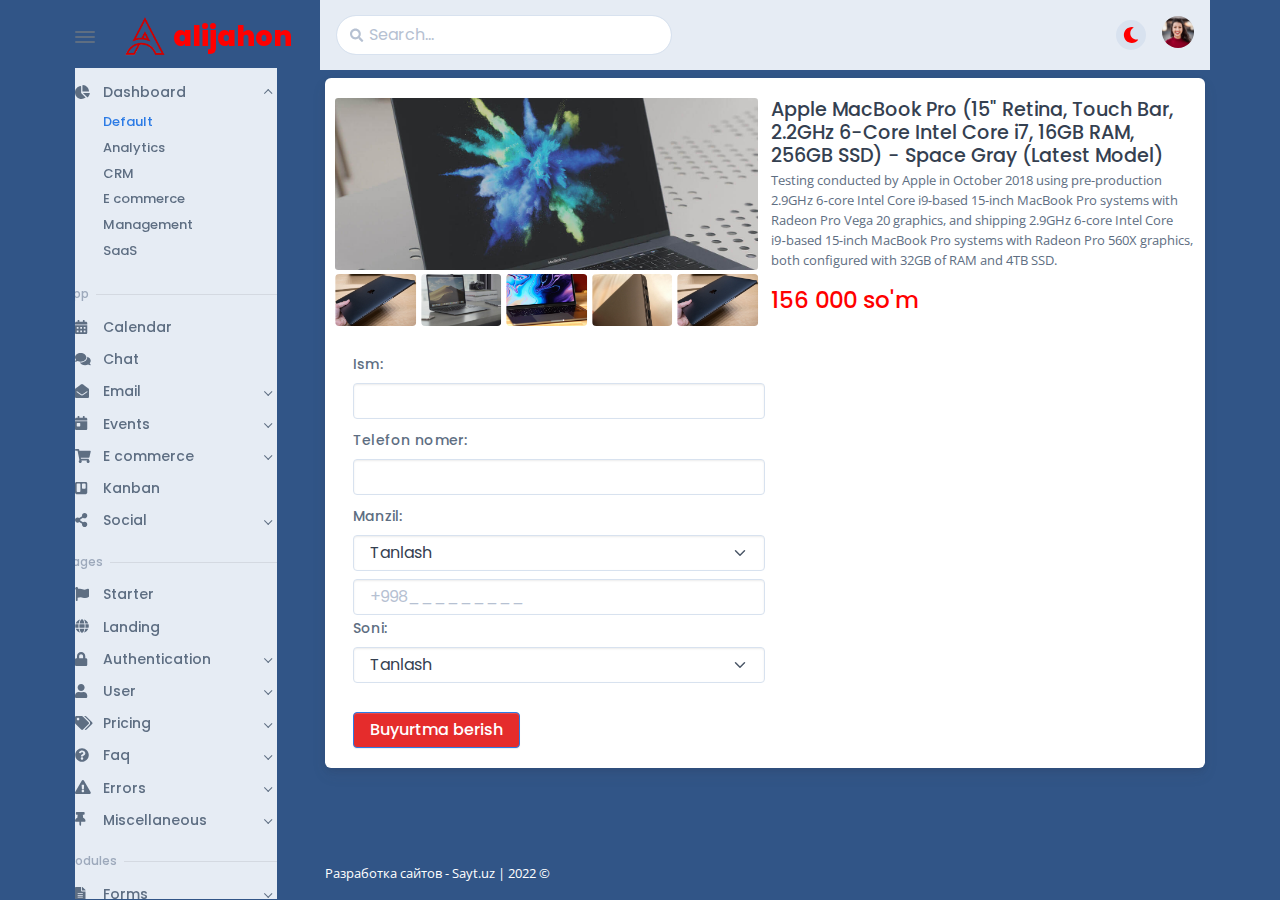
<file: html template/new design/product.html>
<!DOCTYPE html>
<html lang="en-US" dir="ltr">

<head>
    <meta charset="utf-8">
    <meta http-equiv="X-UA-Compatible" content="IE=edge">
    <meta name="viewport" content="width=device-width, initial-scale=1">


    <!-- ===============================================-->
    <!--    Document Title-->
    <!-- ===============================================-->
    <title>Alijahon.uz</title>


    <!-- ===============================================-->
    <!--    Favicons-->
    <!-- ===============================================-->
    <link rel="apple-touch-icon" sizes="180x180" href="assets/img/favicons/apple-touch-icon.png">
    <link rel="icon" type="image/png" sizes="32x32" href="assets/img/favicons/favicon-32x32.png">
    <link rel="icon" type="image/png" sizes="16x16" href="assets/img/favicons/favicon-16x16.png">
    <link rel="shortcut icon" type="image/x-icon" href="assets/img/favicons/favicon.ico">
    <link rel="manifest" href="assets/img/favicons/manifest.json">
    <meta name="msapplication-TileImage" content="assets/img/favicons/mstile-150x150.png">
    <meta name="theme-color" content="#ffffff">
    <script src="assets/js/config.js"></script>
    <script src="vendors/overlayscrollbars/OverlayScrollbars.min.js"></script>
    <link href="vendors/swiper/swiper-bundle.min.css" rel="stylesheet"/>


    <!-- ===============================================-->
    <!--    Stylesheets-->
    <!-- ===============================================-->
    <link rel="preconnect" href="https://fonts.gstatic.com">
    <link href="https://fonts.googleapis.com/css?family=Open+Sans:300,400,500,600,700%7cPoppins:300,400,500,600,700,800,900&amp;display=swap"
          rel="stylesheet">
    <link href="vendors/overlayscrollbars/OverlayScrollbars.min.css" rel="stylesheet">
    <link href="assets/css/theme-rtl.min.css" rel="stylesheet" id="style-rtl">
    <link href="assets/css/theme.min.css" rel="stylesheet" id="style-default">
    <link href="assets/css/user-rtl.min.css" rel="stylesheet" id="user-style-rtl">
    <link href="assets/css/user.min.css" rel="stylesheet" id="user-style-default">
    <link href="assets/css/style.css" rel="stylesheet">

    <script>
        var isRTL = JSON.parse(localStorage.getItem('isRTL'));
        if (isRTL) {
            var linkDefault = document.getElementById('style-default');
            var userLinkDefault = document.getElementById('user-style-default');
            linkDefault.setAttribute('disabled', true);
            userLinkDefault.setAttribute('disabled', true);
            document.querySelector('html').setAttribute('dir', 'rtl');
        } else {
            var linkRTL = document.getElementById('style-rtl');
            var userLinkRTL = document.getElementById('user-style-rtl');
            linkRTL.setAttribute('disabled', true);
            userLinkRTL.setAttribute('disabled', true);
        }
    </script>
</head>


<body>

<!-- ===============================================-->
<!--    Main Content-->
<!-- ===============================================-->
<main class="main" id="top">
    <div class="container" data-layout="container">
        <script>
            var isFluid = JSON.parse(localStorage.getItem('isFluid'));
            if (isFluid) {
                var container = document.querySelector('[data-layout]');
                container.classList.remove('container');
                container.classList.add('container-fluid');
            }
        </script>
        <nav class="navbar navbar-light navbar-vertical navbar-expand-xl">
            <script>
                var navbarStyle = localStorage.getItem("navbarStyle");
                if (navbarStyle && navbarStyle !== 'transparent') {
                    document.querySelector('.navbar-vertical').classList.add(`navbar-${navbarStyle}`);
                }
            </script>
            <div class="d-flex align-items-center">
                <div class="toggle-icon-wrapper">

                    <button class="btn navbar-toggler-humburger-icon navbar-vertical-toggle" data-bs-toggle="tooltip"
                            data-bs-placement="left" title="Toggle Navigation"><span class="navbar-toggle-icon"><span
                            class="toggle-line"></span></span></button>

                </div>
                <a class="navbar-brand" href="index.html">
                    <div class="d-flex align-items-center py-3"><img class="me-2"
                                                                     src="assets/img/icons/spot-illustrations/falcon.png"
                                                                     alt="" width="40"/><span class="font-sans-serif">alijahon</span>
                    </div>
                </a>
            </div>
            <div class="collapse navbar-collapse" id="navbarVerticalCollapse">
                <div class="navbar-vertical-content scrollbar">
                    <ul class="navbar-nav flex-column mb-3" id="navbarVerticalNav">
                        <li class="nav-item">
                            <!-- parent pages--><a class="nav-link dropdown-indicator" href="#dashboard" role="button"
                                                   data-bs-toggle="collapse" aria-expanded="true"
                                                   aria-controls="dashboard">
                            <div class="d-flex align-items-center"><span class="nav-link-icon"><span
                                    class="fas fa-chart-pie"></span></span><span
                                    class="nav-link-text ps-1">Dashboard</span>
                            </div>
                        </a>
                            <ul class="nav collapse show" id="dashboard">
                                <li class="nav-item"><a class="nav-link active" href="index.html" aria-expanded="false">
                                    <div class="d-flex align-items-center"><span
                                            class="nav-link-text ps-1">Default</span>
                                    </div>
                                </a>
                                    <!-- more inner pages-->
                                </li>
                                <li class="nav-item"><a class="nav-link" href="dashboard/analytics.html"
                                                        aria-expanded="false">
                                    <div class="d-flex align-items-center"><span
                                            class="nav-link-text ps-1">Analytics</span>
                                    </div>
                                </a>
                                    <!-- more inner pages-->
                                </li>
                                <li class="nav-item"><a class="nav-link" href="dashboard/crm.html"
                                                        aria-expanded="false">
                                    <div class="d-flex align-items-center"><span class="nav-link-text ps-1">CRM</span>
                                    </div>
                                </a>
                                    <!-- more inner pages-->
                                </li>
                                <li class="nav-item"><a class="nav-link" href="dashboard/e-commerce.html"
                                                        aria-expanded="false">
                                    <div class="d-flex align-items-center"><span
                                            class="nav-link-text ps-1">E commerce</span>
                                    </div>
                                </a>
                                    <!-- more inner pages-->
                                </li>
                                <li class="nav-item"><a class="nav-link" href="dashboard/project-management.html"
                                                        aria-expanded="false">
                                    <div class="d-flex align-items-center"><span
                                            class="nav-link-text ps-1">Management</span>
                                    </div>
                                </a>
                                    <!-- more inner pages-->
                                </li>
                                <li class="nav-item"><a class="nav-link" href="dashboard/saas.html"
                                                        aria-expanded="false">
                                    <div class="d-flex align-items-center"><span class="nav-link-text ps-1">SaaS</span>
                                    </div>
                                </a>
                                    <!-- more inner pages-->
                                </li>
                            </ul>
                        </li>
                        <li class="nav-item">
                            <!-- label-->
                            <div class="row navbar-vertical-label-wrapper mt-3 mb-2">
                                <div class="col-auto navbar-vertical-label">App
                                </div>
                                <div class="col ps-0">
                                    <hr class="mb-0 navbar-vertical-divider"/>
                                </div>
                            </div>
                            <!-- parent pages--><a class="nav-link" href="app/calendar.html" role="button"
                                                   aria-expanded="false">
                            <div class="d-flex align-items-center"><span class="nav-link-icon"><span
                                    class="fas fa-calendar-alt"></span></span><span
                                    class="nav-link-text ps-1">Calendar</span>
                            </div>
                        </a>
                            <!-- parent pages--><a class="nav-link" href="app/chat.html" role="button"
                                                   aria-expanded="false">
                            <div class="d-flex align-items-center"><span class="nav-link-icon"><span
                                    class="fas fa-comments"></span></span><span class="nav-link-text ps-1">Chat</span>
                            </div>
                        </a>
                            <!-- parent pages--><a class="nav-link dropdown-indicator" href="#email" role="button"
                                                   data-bs-toggle="collapse" aria-expanded="false"
                                                   aria-controls="email">
                            <div class="d-flex align-items-center"><span class="nav-link-icon"><span
                                    class="fas fa-envelope-open"></span></span><span
                                    class="nav-link-text ps-1">Email</span>
                            </div>
                        </a>
                            <ul class="nav collapse false" id="email">
                                <li class="nav-item"><a class="nav-link" href="app/email/inbox.html"
                                                        aria-expanded="false">
                                    <div class="d-flex align-items-center"><span class="nav-link-text ps-1">Inbox</span>
                                    </div>
                                </a>
                                    <!-- more inner pages-->
                                </li>
                                <li class="nav-item"><a class="nav-link" href="app/email/email-detail.html"
                                                        aria-expanded="false">
                                    <div class="d-flex align-items-center"><span
                                            class="nav-link-text ps-1">Email detail</span>
                                    </div>
                                </a>
                                    <!-- more inner pages-->
                                </li>
                                <li class="nav-item"><a class="nav-link" href="app/email/compose.html"
                                                        aria-expanded="false">
                                    <div class="d-flex align-items-center"><span
                                            class="nav-link-text ps-1">Compose</span>
                                    </div>
                                </a>
                                    <!-- more inner pages-->
                                </li>
                            </ul>
                            <!-- parent pages--><a class="nav-link dropdown-indicator" href="#events" role="button"
                                                   data-bs-toggle="collapse" aria-expanded="false"
                                                   aria-controls="events">
                            <div class="d-flex align-items-center"><span class="nav-link-icon"><span
                                    class="fas fa-calendar-day"></span></span><span
                                    class="nav-link-text ps-1">Events</span>
                            </div>
                        </a>
                            <ul class="nav collapse false" id="events">
                                <li class="nav-item"><a class="nav-link" href="app/events/create-an-event.html"
                                                        aria-expanded="false">
                                    <div class="d-flex align-items-center"><span class="nav-link-text ps-1">Create an event</span>
                                    </div>
                                </a>
                                    <!-- more inner pages-->
                                </li>
                                <li class="nav-item"><a class="nav-link" href="app/events/event-detail.html"
                                                        aria-expanded="false">
                                    <div class="d-flex align-items-center"><span
                                            class="nav-link-text ps-1">Event detail</span>
                                    </div>
                                </a>
                                    <!-- more inner pages-->
                                </li>
                                <li class="nav-item"><a class="nav-link" href="app/events/event-list.html"
                                                        aria-expanded="false">
                                    <div class="d-flex align-items-center"><span
                                            class="nav-link-text ps-1">Event list</span>
                                    </div>
                                </a>
                                    <!-- more inner pages-->
                                </li>
                            </ul>
                            <!-- parent pages--><a class="nav-link dropdown-indicator" href="#e-commerce" role="button"
                                                   data-bs-toggle="collapse" aria-expanded="false"
                                                   aria-controls="e-commerce">
                            <div class="d-flex align-items-center"><span class="nav-link-icon"><span
                                    class="fas fa-shopping-cart"></span></span><span class="nav-link-text ps-1">E commerce</span>
                            </div>
                        </a>
                            <ul class="nav collapse false" id="e-commerce">
                                <li class="nav-item"><a class="nav-link dropdown-indicator" href="#product"
                                                        data-bs-toggle="collapse" aria-expanded="false"
                                                        aria-controls="e-commerce">
                                    <div class="d-flex align-items-center"><span
                                            class="nav-link-text ps-1">Product</span>
                                    </div>
                                </a>
                                    <!-- more inner pages-->
                                    <ul class="nav collapse false" id="product">
                                        <li class="nav-item"><a class="nav-link"
                                                                href="app/e-commerce/product/product-list.html"
                                                                aria-expanded="false">
                                            <div class="d-flex align-items-center"><span class="nav-link-text ps-1">Product list</span>
                                            </div>
                                        </a>
                                            <!-- more inner pages-->
                                        </li>
                                        <li class="nav-item"><a class="nav-link"
                                                                href="app/e-commerce/product/product-grid.html"
                                                                aria-expanded="false">
                                            <div class="d-flex align-items-center"><span class="nav-link-text ps-1">Product grid</span>
                                            </div>
                                        </a>
                                            <!-- more inner pages-->
                                        </li>
                                        <li class="nav-item"><a class="nav-link"
                                                                href="app/e-commerce/product/product-details.html"
                                                                aria-expanded="false">
                                            <div class="d-flex align-items-center"><span class="nav-link-text ps-1">Product details</span>
                                            </div>
                                        </a>
                                            <!-- more inner pages-->
                                        </li>
                                    </ul>
                                </li>
                                <li class="nav-item"><a class="nav-link dropdown-indicator" href="#orders"
                                                        data-bs-toggle="collapse" aria-expanded="false"
                                                        aria-controls="e-commerce">
                                    <div class="d-flex align-items-center"><span
                                            class="nav-link-text ps-1">Orders</span>
                                    </div>
                                </a>
                                    <!-- more inner pages-->
                                    <ul class="nav collapse false" id="orders">
                                        <li class="nav-item"><a class="nav-link"
                                                                href="app/e-commerce/orders/order-list.html"
                                                                aria-expanded="false">
                                            <div class="d-flex align-items-center"><span class="nav-link-text ps-1">Order list</span>
                                            </div>
                                        </a>
                                            <!-- more inner pages-->
                                        </li>
                                        <li class="nav-item"><a class="nav-link"
                                                                href="app/e-commerce/orders/order-details.html"
                                                                aria-expanded="false">
                                            <div class="d-flex align-items-center"><span class="nav-link-text ps-1">Order details</span>
                                            </div>
                                        </a>
                                            <!-- more inner pages-->
                                        </li>
                                    </ul>
                                </li>
                                <li class="nav-item"><a class="nav-link" href="app/e-commerce/customers.html"
                                                        aria-expanded="false">
                                    <div class="d-flex align-items-center"><span
                                            class="nav-link-text ps-1">Customers</span>
                                    </div>
                                </a>
                                    <!-- more inner pages-->
                                </li>
                                <li class="nav-item"><a class="nav-link" href="app/e-commerce/customer-details.html"
                                                        aria-expanded="false">
                                    <div class="d-flex align-items-center"><span class="nav-link-text ps-1">Customer details</span>
                                    </div>
                                </a>
                                    <!-- more inner pages-->
                                </li>
                                <li class="nav-item"><a class="nav-link" href="app/e-commerce/shopping-cart.html"
                                                        aria-expanded="false">
                                    <div class="d-flex align-items-center"><span class="nav-link-text ps-1">Shopping cart</span>
                                    </div>
                                </a>
                                    <!-- more inner pages-->
                                </li>
                                <li class="nav-item"><a class="nav-link" href="app/e-commerce/checkout.html"
                                                        aria-expanded="false">
                                    <div class="d-flex align-items-center"><span
                                            class="nav-link-text ps-1">Checkout</span>
                                    </div>
                                </a>
                                    <!-- more inner pages-->
                                </li>
                                <li class="nav-item"><a class="nav-link" href="app/e-commerce/billing.html"
                                                        aria-expanded="false">
                                    <div class="d-flex align-items-center"><span
                                            class="nav-link-text ps-1">Billing</span>
                                    </div>
                                </a>
                                    <!-- more inner pages-->
                                </li>
                                <li class="nav-item"><a class="nav-link" href="app/e-commerce/invoice.html"
                                                        aria-expanded="false">
                                    <div class="d-flex align-items-center"><span
                                            class="nav-link-text ps-1">Invoice</span>
                                    </div>
                                </a>
                                    <!-- more inner pages-->
                                </li>
                            </ul>
                            <!-- parent pages--><a class="nav-link" href="app/kanban.html" role="button"
                                                   aria-expanded="false">
                            <div class="d-flex align-items-center"><span class="nav-link-icon"><span
                                    class="fab fa-trello"></span></span><span class="nav-link-text ps-1">Kanban</span>
                            </div>
                        </a>
                            <!-- parent pages--><a class="nav-link dropdown-indicator" href="#social" role="button"
                                                   data-bs-toggle="collapse" aria-expanded="false"
                                                   aria-controls="social">
                            <div class="d-flex align-items-center"><span class="nav-link-icon"><span
                                    class="fas fa-share-alt"></span></span><span
                                    class="nav-link-text ps-1">Social</span>
                            </div>
                        </a>
                            <ul class="nav collapse false" id="social">
                                <li class="nav-item"><a class="nav-link" href="app/social/feed.html"
                                                        aria-expanded="false">
                                    <div class="d-flex align-items-center"><span class="nav-link-text ps-1">Feed</span>
                                    </div>
                                </a>
                                    <!-- more inner pages-->
                                </li>
                                <li class="nav-item"><a class="nav-link" href="app/social/activity-log.html"
                                                        aria-expanded="false">
                                    <div class="d-flex align-items-center"><span
                                            class="nav-link-text ps-1">Activity log</span>
                                    </div>
                                </a>
                                    <!-- more inner pages-->
                                </li>
                                <li class="nav-item"><a class="nav-link" href="app/social/notifications.html"
                                                        aria-expanded="false">
                                    <div class="d-flex align-items-center"><span class="nav-link-text ps-1">Notifications</span>
                                    </div>
                                </a>
                                    <!-- more inner pages-->
                                </li>
                                <li class="nav-item"><a class="nav-link" href="app/social/followers.html"
                                                        aria-expanded="false">
                                    <div class="d-flex align-items-center"><span
                                            class="nav-link-text ps-1">Followers</span>
                                    </div>
                                </a>
                                    <!-- more inner pages-->
                                </li>
                            </ul>
                        </li>
                        <li class="nav-item">
                            <!-- label-->
                            <div class="row navbar-vertical-label-wrapper mt-3 mb-2">
                                <div class="col-auto navbar-vertical-label">Pages
                                </div>
                                <div class="col ps-0">
                                    <hr class="mb-0 navbar-vertical-divider"/>
                                </div>
                            </div>
                            <!-- parent pages--><a class="nav-link" href="pages/starter.html" role="button"
                                                   aria-expanded="false">
                            <div class="d-flex align-items-center"><span class="nav-link-icon"><span
                                    class="fas fa-flag"></span></span><span class="nav-link-text ps-1">Starter</span>
                            </div>
                        </a>
                            <!-- parent pages--><a class="nav-link" href="pages/landing.html" role="button"
                                                   aria-expanded="false">
                            <div class="d-flex align-items-center"><span class="nav-link-icon"><span
                                    class="fas fa-globe"></span></span><span class="nav-link-text ps-1">Landing</span>
                            </div>
                        </a>
                            <!-- parent pages--><a class="nav-link dropdown-indicator" href="#authentication"
                                                   role="button" data-bs-toggle="collapse" aria-expanded="false"
                                                   aria-controls="authentication">
                            <div class="d-flex align-items-center"><span class="nav-link-icon"><span
                                    class="fas fa-lock"></span></span><span
                                    class="nav-link-text ps-1">Authentication</span>
                            </div>
                        </a>
                            <ul class="nav collapse false" id="authentication">
                                <li class="nav-item"><a class="nav-link dropdown-indicator" href="#simple"
                                                        data-bs-toggle="collapse" aria-expanded="false"
                                                        aria-controls="authentication">
                                    <div class="d-flex align-items-center"><span
                                            class="nav-link-text ps-1">Simple</span>
                                    </div>
                                </a>
                                    <!-- more inner pages-->
                                    <ul class="nav collapse false" id="simple">
                                        <li class="nav-item"><a class="nav-link"
                                                                href="pages/authentication/simple/login.html"
                                                                aria-expanded="false">
                                            <div class="d-flex align-items-center"><span class="nav-link-text ps-1">Login</span>
                                            </div>
                                        </a>
                                            <!-- more inner pages-->
                                        </li>
                                        <li class="nav-item"><a class="nav-link"
                                                                href="pages/authentication/simple/logout.html"
                                                                aria-expanded="false">
                                            <div class="d-flex align-items-center"><span class="nav-link-text ps-1">Logout</span>
                                            </div>
                                        </a>
                                            <!-- more inner pages-->
                                        </li>
                                        <li class="nav-item"><a class="nav-link"
                                                                href="pages/authentication/simple/register.html"
                                                                aria-expanded="false">
                                            <div class="d-flex align-items-center"><span class="nav-link-text ps-1">Register</span>
                                            </div>
                                        </a>
                                            <!-- more inner pages-->
                                        </li>
                                        <li class="nav-item"><a class="nav-link"
                                                                href="pages/authentication/simple/forgot-password.html"
                                                                aria-expanded="false">
                                            <div class="d-flex align-items-center"><span class="nav-link-text ps-1">Forgot password</span>
                                            </div>
                                        </a>
                                            <!-- more inner pages-->
                                        </li>
                                        <li class="nav-item"><a class="nav-link"
                                                                href="pages/authentication/simple/confirm-mail.html"
                                                                aria-expanded="false">
                                            <div class="d-flex align-items-center"><span class="nav-link-text ps-1">Confirm mail</span>
                                            </div>
                                        </a>
                                            <!-- more inner pages-->
                                        </li>
                                        <li class="nav-item"><a class="nav-link"
                                                                href="pages/authentication/simple/reset-password.html"
                                                                aria-expanded="false">
                                            <div class="d-flex align-items-center"><span class="nav-link-text ps-1">Reset password</span>
                                            </div>
                                        </a>
                                            <!-- more inner pages-->
                                        </li>
                                        <li class="nav-item"><a class="nav-link"
                                                                href="pages/authentication/simple/lock-screen.html"
                                                                aria-expanded="false">
                                            <div class="d-flex align-items-center"><span class="nav-link-text ps-1">Lock screen</span>
                                            </div>
                                        </a>
                                            <!-- more inner pages-->
                                        </li>
                                    </ul>
                                </li>
                                <li class="nav-item"><a class="nav-link dropdown-indicator" href="#card"
                                                        data-bs-toggle="collapse" aria-expanded="false"
                                                        aria-controls="authentication">
                                    <div class="d-flex align-items-center"><span class="nav-link-text ps-1">Card</span>
                                    </div>
                                </a>
                                    <!-- more inner pages-->
                                    <ul class="nav collapse false" id="card">
                                        <li class="nav-item"><a class="nav-link"
                                                                href="pages/authentication/card/login.html"
                                                                aria-expanded="false">
                                            <div class="d-flex align-items-center"><span class="nav-link-text ps-1">Login</span>
                                            </div>
                                        </a>
                                            <!-- more inner pages-->
                                        </li>
                                        <li class="nav-item"><a class="nav-link"
                                                                href="pages/authentication/card/logout.html"
                                                                aria-expanded="false">
                                            <div class="d-flex align-items-center"><span class="nav-link-text ps-1">Logout</span>
                                            </div>
                                        </a>
                                            <!-- more inner pages-->
                                        </li>
                                        <li class="nav-item"><a class="nav-link"
                                                                href="pages/authentication/card/register.html"
                                                                aria-expanded="false">
                                            <div class="d-flex align-items-center"><span class="nav-link-text ps-1">Register</span>
                                            </div>
                                        </a>
                                            <!-- more inner pages-->
                                        </li>
                                        <li class="nav-item"><a class="nav-link"
                                                                href="pages/authentication/card/forgot-password.html"
                                                                aria-expanded="false">
                                            <div class="d-flex align-items-center"><span class="nav-link-text ps-1">Forgot password</span>
                                            </div>
                                        </a>
                                            <!-- more inner pages-->
                                        </li>
                                        <li class="nav-item"><a class="nav-link"
                                                                href="pages/authentication/card/confirm-mail.html"
                                                                aria-expanded="false">
                                            <div class="d-flex align-items-center"><span class="nav-link-text ps-1">Confirm mail</span>
                                            </div>
                                        </a>
                                            <!-- more inner pages-->
                                        </li>
                                        <li class="nav-item"><a class="nav-link"
                                                                href="pages/authentication/card/reset-password.html"
                                                                aria-expanded="false">
                                            <div class="d-flex align-items-center"><span class="nav-link-text ps-1">Reset password</span>
                                            </div>
                                        </a>
                                            <!-- more inner pages-->
                                        </li>
                                        <li class="nav-item"><a class="nav-link"
                                                                href="pages/authentication/card/lock-screen.html"
                                                                aria-expanded="false">
                                            <div class="d-flex align-items-center"><span class="nav-link-text ps-1">Lock screen</span>
                                            </div>
                                        </a>
                                            <!-- more inner pages-->
                                        </li>
                                    </ul>
                                </li>
                                <li class="nav-item"><a class="nav-link dropdown-indicator" href="#split"
                                                        data-bs-toggle="collapse" aria-expanded="false"
                                                        aria-controls="authentication">
                                    <div class="d-flex align-items-center"><span class="nav-link-text ps-1">Split</span>
                                    </div>
                                </a>
                                    <!-- more inner pages-->
                                    <ul class="nav collapse false" id="split">
                                        <li class="nav-item"><a class="nav-link"
                                                                href="pages/authentication/split/login.html"
                                                                aria-expanded="false">
                                            <div class="d-flex align-items-center"><span class="nav-link-text ps-1">Login</span>
                                            </div>
                                        </a>
                                            <!-- more inner pages-->
                                        </li>
                                        <li class="nav-item"><a class="nav-link"
                                                                href="pages/authentication/split/logout.html"
                                                                aria-expanded="false">
                                            <div class="d-flex align-items-center"><span class="nav-link-text ps-1">Logout</span>
                                            </div>
                                        </a>
                                            <!-- more inner pages-->
                                        </li>
                                        <li class="nav-item"><a class="nav-link"
                                                                href="pages/authentication/split/register.html"
                                                                aria-expanded="false">
                                            <div class="d-flex align-items-center"><span class="nav-link-text ps-1">Register</span>
                                            </div>
                                        </a>
                                            <!-- more inner pages-->
                                        </li>
                                        <li class="nav-item"><a class="nav-link"
                                                                href="pages/authentication/split/forgot-password.html"
                                                                aria-expanded="false">
                                            <div class="d-flex align-items-center"><span class="nav-link-text ps-1">Forgot password</span>
                                            </div>
                                        </a>
                                            <!-- more inner pages-->
                                        </li>
                                        <li class="nav-item"><a class="nav-link"
                                                                href="pages/authentication/split/confirm-mail.html"
                                                                aria-expanded="false">
                                            <div class="d-flex align-items-center"><span class="nav-link-text ps-1">Confirm mail</span>
                                            </div>
                                        </a>
                                            <!-- more inner pages-->
                                        </li>
                                        <li class="nav-item"><a class="nav-link"
                                                                href="pages/authentication/split/reset-password.html"
                                                                aria-expanded="false">
                                            <div class="d-flex align-items-center"><span class="nav-link-text ps-1">Reset password</span>
                                            </div>
                                        </a>
                                            <!-- more inner pages-->
                                        </li>
                                        <li class="nav-item"><a class="nav-link"
                                                                href="pages/authentication/split/lock-screen.html"
                                                                aria-expanded="false">
                                            <div class="d-flex align-items-center"><span class="nav-link-text ps-1">Lock screen</span>
                                            </div>
                                        </a>
                                            <!-- more inner pages-->
                                        </li>
                                    </ul>
                                </li>
                                <li class="nav-item"><a class="nav-link" href="pages/authentication/wizard.html"
                                                        aria-expanded="false">
                                    <div class="d-flex align-items-center"><span
                                            class="nav-link-text ps-1">Wizard</span>
                                    </div>
                                </a>
                                    <!-- more inner pages-->
                                </li>
                                <li class="nav-item"><a class="nav-link" href="#authentication-modal"
                                                        data-bs-toggle="modal" aria-expanded="false">
                                    <div class="d-flex align-items-center"><span class="nav-link-text ps-1">Modal</span>
                                    </div>
                                </a>
                                    <!-- more inner pages-->
                                </li>
                            </ul>
                            <!-- parent pages--><a class="nav-link dropdown-indicator" href="#user" role="button"
                                                   data-bs-toggle="collapse" aria-expanded="false" aria-controls="user">
                            <div class="d-flex align-items-center"><span class="nav-link-icon"><span
                                    class="fas fa-user"></span></span><span class="nav-link-text ps-1">User</span>
                            </div>
                        </a>
                            <ul class="nav collapse false" id="user">
                                <li class="nav-item"><a class="nav-link" href="pages/user/profile.html"
                                                        aria-expanded="false">
                                    <div class="d-flex align-items-center"><span
                                            class="nav-link-text ps-1">Profile</span>
                                    </div>
                                </a>
                                    <!-- more inner pages-->
                                </li>
                                <li class="nav-item"><a class="nav-link" href="pages/user/settings.html"
                                                        aria-expanded="false">
                                    <div class="d-flex align-items-center"><span
                                            class="nav-link-text ps-1">Settings</span>
                                    </div>
                                </a>
                                    <!-- more inner pages-->
                                </li>
                            </ul>
                            <!-- parent pages--><a class="nav-link dropdown-indicator" href="#pricing" role="button"
                                                   data-bs-toggle="collapse" aria-expanded="false"
                                                   aria-controls="pricing">
                            <div class="d-flex align-items-center"><span class="nav-link-icon"><span
                                    class="fas fa-tags"></span></span><span class="nav-link-text ps-1">Pricing</span>
                            </div>
                        </a>
                            <ul class="nav collapse false" id="pricing">
                                <li class="nav-item"><a class="nav-link" href="pages/pricing/pricing-default.html"
                                                        aria-expanded="false">
                                    <div class="d-flex align-items-center"><span class="nav-link-text ps-1">Pricing default</span>
                                    </div>
                                </a>
                                    <!-- more inner pages-->
                                </li>
                                <li class="nav-item"><a class="nav-link" href="pages/pricing/pricing-alt.html"
                                                        aria-expanded="false">
                                    <div class="d-flex align-items-center"><span
                                            class="nav-link-text ps-1">Pricing alt</span>
                                    </div>
                                </a>
                                    <!-- more inner pages-->
                                </li>
                            </ul>
                            <!-- parent pages--><a class="nav-link dropdown-indicator" href="#faq" role="button"
                                                   data-bs-toggle="collapse" aria-expanded="false" aria-controls="faq">
                            <div class="d-flex align-items-center"><span class="nav-link-icon"><span
                                    class="fas fa-question-circle"></span></span><span
                                    class="nav-link-text ps-1">Faq</span>
                            </div>
                        </a>
                            <ul class="nav collapse false" id="faq">
                                <li class="nav-item"><a class="nav-link" href="pages/faq/faq-basic.html"
                                                        aria-expanded="false">
                                    <div class="d-flex align-items-center"><span
                                            class="nav-link-text ps-1">Faq basic</span>
                                    </div>
                                </a>
                                    <!-- more inner pages-->
                                </li>
                                <li class="nav-item"><a class="nav-link" href="pages/faq/faq-alt.html"
                                                        aria-expanded="false">
                                    <div class="d-flex align-items-center"><span
                                            class="nav-link-text ps-1">Faq alt</span>
                                    </div>
                                </a>
                                    <!-- more inner pages-->
                                </li>
                                <li class="nav-item"><a class="nav-link" href="pages/faq/faq-accordion.html"
                                                        aria-expanded="false">
                                    <div class="d-flex align-items-center"><span class="nav-link-text ps-1">Faq accordion</span>
                                    </div>
                                </a>
                                    <!-- more inner pages-->
                                </li>
                            </ul>
                            <!-- parent pages--><a class="nav-link dropdown-indicator" href="#errors" role="button"
                                                   data-bs-toggle="collapse" aria-expanded="false"
                                                   aria-controls="errors">
                            <div class="d-flex align-items-center"><span class="nav-link-icon"><span
                                    class="fas fa-exclamation-triangle"></span></span><span class="nav-link-text ps-1">Errors</span>
                            </div>
                        </a>
                            <ul class="nav collapse false" id="errors">
                                <li class="nav-item"><a class="nav-link" href="pages/errors/404.html"
                                                        aria-expanded="false">
                                    <div class="d-flex align-items-center"><span class="nav-link-text ps-1">404</span>
                                    </div>
                                </a>
                                    <!-- more inner pages-->
                                </li>
                                <li class="nav-item"><a class="nav-link" href="pages/errors/500.html"
                                                        aria-expanded="false">
                                    <div class="d-flex align-items-center"><span class="nav-link-text ps-1">500</span>
                                    </div>
                                </a>
                                    <!-- more inner pages-->
                                </li>
                            </ul>
                            <!-- parent pages--><a class="nav-link dropdown-indicator" href="#miscellaneous"
                                                   role="button" data-bs-toggle="collapse" aria-expanded="false"
                                                   aria-controls="miscellaneous">
                            <div class="d-flex align-items-center"><span class="nav-link-icon"><span
                                    class="fas fa-thumbtack"></span></span><span class="nav-link-text ps-1">Miscellaneous</span>
                            </div>
                        </a>
                            <ul class="nav collapse false" id="miscellaneous">
                                <li class="nav-item"><a class="nav-link" href="pages/miscellaneous/associations.html"
                                                        aria-expanded="false">
                                    <div class="d-flex align-items-center"><span
                                            class="nav-link-text ps-1">Associations</span>
                                    </div>
                                </a>
                                    <!-- more inner pages-->
                                </li>
                                <li class="nav-item"><a class="nav-link" href="pages/miscellaneous/invite-people.html"
                                                        aria-expanded="false">
                                    <div class="d-flex align-items-center"><span class="nav-link-text ps-1">Invite people</span>
                                    </div>
                                </a>
                                    <!-- more inner pages-->
                                </li>
                                <li class="nav-item"><a class="nav-link" href="pages/miscellaneous/privacy-policy.html"
                                                        aria-expanded="false">
                                    <div class="d-flex align-items-center"><span class="nav-link-text ps-1">Privacy policy</span>
                                    </div>
                                </a>
                                    <!-- more inner pages-->
                                </li>
                            </ul>
                        </li>
                        <li class="nav-item">
                            <!-- label-->
                            <div class="row navbar-vertical-label-wrapper mt-3 mb-2">
                                <div class="col-auto navbar-vertical-label">Modules
                                </div>
                                <div class="col ps-0">
                                    <hr class="mb-0 navbar-vertical-divider"/>
                                </div>
                            </div>
                            <!-- parent pages--><a class="nav-link dropdown-indicator" href="#forms" role="button"
                                                   data-bs-toggle="collapse" aria-expanded="false"
                                                   aria-controls="forms">
                            <div class="d-flex align-items-center"><span class="nav-link-icon"><span
                                    class="fas fa-file-alt"></span></span><span class="nav-link-text ps-1">Forms</span>
                            </div>
                        </a>
                            <ul class="nav collapse false" id="forms">
                                <li class="nav-item"><a class="nav-link dropdown-indicator" href="#basic"
                                                        data-bs-toggle="collapse" aria-expanded="false"
                                                        aria-controls="forms">
                                    <div class="d-flex align-items-center"><span class="nav-link-text ps-1">Basic</span>
                                    </div>
                                </a>
                                    <!-- more inner pages-->
                                    <ul class="nav collapse false" id="basic">
                                        <li class="nav-item"><a class="nav-link"
                                                                href="modules/forms/basic/form-control.html"
                                                                aria-expanded="false">
                                            <div class="d-flex align-items-center"><span class="nav-link-text ps-1">Form control</span>
                                            </div>
                                        </a>
                                            <!-- more inner pages-->
                                        </li>
                                        <li class="nav-item"><a class="nav-link"
                                                                href="modules/forms/basic/input-group.html"
                                                                aria-expanded="false">
                                            <div class="d-flex align-items-center"><span class="nav-link-text ps-1">Input group</span>
                                            </div>
                                        </a>
                                            <!-- more inner pages-->
                                        </li>
                                        <li class="nav-item"><a class="nav-link" href="modules/forms/basic/select.html"
                                                                aria-expanded="false">
                                            <div class="d-flex align-items-center"><span class="nav-link-text ps-1">Select</span>
                                            </div>
                                        </a>
                                            <!-- more inner pages-->
                                        </li>
                                        <li class="nav-item"><a class="nav-link" href="modules/forms/basic/checks.html"
                                                                aria-expanded="false">
                                            <div class="d-flex align-items-center"><span class="nav-link-text ps-1">Checks</span>
                                            </div>
                                        </a>
                                            <!-- more inner pages-->
                                        </li>
                                        <li class="nav-item"><a class="nav-link" href="modules/forms/basic/range.html"
                                                                aria-expanded="false">
                                            <div class="d-flex align-items-center"><span class="nav-link-text ps-1">Range</span>
                                            </div>
                                        </a>
                                            <!-- more inner pages-->
                                        </li>
                                        <li class="nav-item"><a class="nav-link" href="modules/forms/basic/layout.html"
                                                                aria-expanded="false">
                                            <div class="d-flex align-items-center"><span class="nav-link-text ps-1">Layout</span>
                                            </div>
                                        </a>
                                            <!-- more inner pages-->
                                        </li>
                                    </ul>
                                </li>
                                <li class="nav-item"><a class="nav-link dropdown-indicator" href="#advance"
                                                        data-bs-toggle="collapse" aria-expanded="false"
                                                        aria-controls="forms">
                                    <div class="d-flex align-items-center"><span
                                            class="nav-link-text ps-1">Advance</span>
                                    </div>
                                </a>
                                    <!-- more inner pages-->
                                    <ul class="nav collapse false" id="advance">
                                        <li class="nav-item"><a class="nav-link"
                                                                href="modules/forms/advance/advance-select.html"
                                                                aria-expanded="false">
                                            <div class="d-flex align-items-center"><span class="nav-link-text ps-1">Advance select</span>
                                            </div>
                                        </a>
                                            <!-- more inner pages-->
                                        </li>
                                        <li class="nav-item"><a class="nav-link"
                                                                href="modules/forms/advance/date-picker.html"
                                                                aria-expanded="false">
                                            <div class="d-flex align-items-center"><span class="nav-link-text ps-1">Date picker</span>
                                            </div>
                                        </a>
                                            <!-- more inner pages-->
                                        </li>
                                        <li class="nav-item"><a class="nav-link"
                                                                href="modules/forms/advance/editor.html"
                                                                aria-expanded="false">
                                            <div class="d-flex align-items-center"><span class="nav-link-text ps-1">Editor</span>
                                            </div>
                                        </a>
                                            <!-- more inner pages-->
                                        </li>
                                        <li class="nav-item"><a class="nav-link"
                                                                href="modules/forms/advance/emoji-button.html"
                                                                aria-expanded="false">
                                            <div class="d-flex align-items-center"><span class="nav-link-text ps-1">Emoji button</span>
                                            </div>
                                        </a>
                                            <!-- more inner pages-->
                                        </li>
                                        <li class="nav-item"><a class="nav-link"
                                                                href="modules/forms/advance/file-uploader.html"
                                                                aria-expanded="false">
                                            <div class="d-flex align-items-center"><span class="nav-link-text ps-1">File uploader</span>
                                            </div>
                                        </a>
                                            <!-- more inner pages-->
                                        </li>
                                        <li class="nav-item"><a class="nav-link"
                                                                href="modules/forms/advance/rating.html"
                                                                aria-expanded="false">
                                            <div class="d-flex align-items-center"><span class="nav-link-text ps-1">Rating</span>
                                            </div>
                                        </a>
                                            <!-- more inner pages-->
                                        </li>
                                    </ul>
                                </li>
                                <li class="nav-item"><a class="nav-link" href="modules/forms/floating-labels.html"
                                                        aria-expanded="false">
                                    <div class="d-flex align-items-center"><span class="nav-link-text ps-1">Floating labels</span>
                                    </div>
                                </a>
                                    <!-- more inner pages-->
                                </li>
                                <li class="nav-item"><a class="nav-link" href="modules/forms/wizard.html"
                                                        aria-expanded="false">
                                    <div class="d-flex align-items-center"><span
                                            class="nav-link-text ps-1">Wizard</span>
                                    </div>
                                </a>
                                    <!-- more inner pages-->
                                </li>
                                <li class="nav-item"><a class="nav-link" href="modules/forms/validation.html"
                                                        aria-expanded="false">
                                    <div class="d-flex align-items-center"><span
                                            class="nav-link-text ps-1">Validation</span>
                                    </div>
                                </a>
                                    <!-- more inner pages-->
                                </li>
                            </ul>
                            <!-- parent pages--><a class="nav-link dropdown-indicator" href="#tables" role="button"
                                                   data-bs-toggle="collapse" aria-expanded="false"
                                                   aria-controls="tables">
                            <div class="d-flex align-items-center"><span class="nav-link-icon"><span
                                    class="fas fa-table"></span></span><span class="nav-link-text ps-1">Tables</span>
                            </div>
                        </a>
                            <ul class="nav collapse false" id="tables">
                                <li class="nav-item"><a class="nav-link" href="modules/tables/basic-tables.html"
                                                        aria-expanded="false">
                                    <div class="d-flex align-items-center"><span
                                            class="nav-link-text ps-1">Basic tables</span>
                                    </div>
                                </a>
                                    <!-- more inner pages-->
                                </li>
                                <li class="nav-item"><a class="nav-link" href="modules/tables/advance-tables.html"
                                                        aria-expanded="false">
                                    <div class="d-flex align-items-center"><span class="nav-link-text ps-1">Advance tables</span>
                                    </div>
                                </a>
                                    <!-- more inner pages-->
                                </li>
                                <li class="nav-item"><a class="nav-link" href="modules/tables/bulk-select.html"
                                                        aria-expanded="false">
                                    <div class="d-flex align-items-center"><span
                                            class="nav-link-text ps-1">Bulk select</span>
                                    </div>
                                </a>
                                    <!-- more inner pages-->
                                </li>
                            </ul>
                            <!-- parent pages--><a class="nav-link dropdown-indicator" href="#charts" role="button"
                                                   data-bs-toggle="collapse" aria-expanded="false"
                                                   aria-controls="charts">
                            <div class="d-flex align-items-center"><span class="nav-link-icon"><span
                                    class="fas fa-chart-line"></span></span><span
                                    class="nav-link-text ps-1">Charts</span>
                            </div>
                        </a>
                            <ul class="nav collapse false" id="charts">
                                <li class="nav-item"><a class="nav-link" href="modules/charts/chartjs.html"
                                                        aria-expanded="false">
                                    <div class="d-flex align-items-center"><span
                                            class="nav-link-text ps-1">Chartjs</span>
                                    </div>
                                </a>
                                    <!-- more inner pages-->
                                </li>
                                <li class="nav-item"><a class="nav-link dropdown-indicator" href="#eCharts"
                                                        data-bs-toggle="collapse" aria-expanded="false"
                                                        aria-controls="charts">
                                    <div class="d-flex align-items-center"><span
                                            class="nav-link-text ps-1">ECharts</span>
                                    </div>
                                </a>
                                    <!-- more inner pages-->
                                    <ul class="nav collapse false" id="eCharts">
                                        <li class="nav-item"><a class="nav-link"
                                                                href="modules/charts/echarts/line-charts.html"
                                                                aria-expanded="false">
                                            <div class="d-flex align-items-center"><span class="nav-link-text ps-1">Line charts</span>
                                            </div>
                                        </a>
                                            <!-- more inner pages-->
                                        </li>
                                        <li class="nav-item"><a class="nav-link"
                                                                href="modules/charts/echarts/bar-charts.html"
                                                                aria-expanded="false">
                                            <div class="d-flex align-items-center"><span class="nav-link-text ps-1">Bar charts</span>
                                            </div>
                                        </a>
                                            <!-- more inner pages-->
                                        </li>
                                        <li class="nav-item"><a class="nav-link"
                                                                href="modules/charts/echarts/candlestick-charts.html"
                                                                aria-expanded="false">
                                            <div class="d-flex align-items-center"><span class="nav-link-text ps-1">Candlestick charts</span>
                                            </div>
                                        </a>
                                            <!-- more inner pages-->
                                        </li>
                                        <li class="nav-item"><a class="nav-link"
                                                                href="modules/charts/echarts/geo-map.html"
                                                                aria-expanded="false">
                                            <div class="d-flex align-items-center"><span class="nav-link-text ps-1">Geo map</span>
                                            </div>
                                        </a>
                                            <!-- more inner pages-->
                                        </li>
                                        <li class="nav-item"><a class="nav-link"
                                                                href="modules/charts/echarts/scatter-charts.html"
                                                                aria-expanded="false">
                                            <div class="d-flex align-items-center"><span class="nav-link-text ps-1">Scatter charts</span>
                                            </div>
                                        </a>
                                            <!-- more inner pages-->
                                        </li>
                                        <li class="nav-item"><a class="nav-link"
                                                                href="modules/charts/echarts/pie-charts.html"
                                                                aria-expanded="false">
                                            <div class="d-flex align-items-center"><span class="nav-link-text ps-1">Pie charts</span>
                                            </div>
                                        </a>
                                            <!-- more inner pages-->
                                        </li>
                                        <li class="nav-item"><a class="nav-link"
                                                                href="modules/charts/echarts/radar-charts.html"
                                                                aria-expanded="false">
                                            <div class="d-flex align-items-center"><span class="nav-link-text ps-1">Radar charts</span>
                                            </div>
                                        </a>
                                            <!-- more inner pages-->
                                        </li>
                                        <li class="nav-item"><a class="nav-link"
                                                                href="modules/charts/echarts/heatmap-charts.html"
                                                                aria-expanded="false">
                                            <div class="d-flex align-items-center"><span class="nav-link-text ps-1">Heatmap charts</span>
                                            </div>
                                        </a>
                                            <!-- more inner pages-->
                                        </li>
                                        <li class="nav-item"><a class="nav-link"
                                                                href="modules/charts/echarts/how-to-use.html"
                                                                aria-expanded="false">
                                            <div class="d-flex align-items-center"><span class="nav-link-text ps-1">How to use</span>
                                            </div>
                                        </a>
                                            <!-- more inner pages-->
                                        </li>
                                    </ul>
                                </li>
                            </ul>
                            <!-- parent pages--><a class="nav-link dropdown-indicator" href="#icons" role="button"
                                                   data-bs-toggle="collapse" aria-expanded="false"
                                                   aria-controls="icons">
                            <div class="d-flex align-items-center"><span class="nav-link-icon"><span
                                    class="fas fa-shapes"></span></span><span class="nav-link-text ps-1">Icons</span>
                            </div>
                        </a>
                            <ul class="nav collapse false" id="icons">
                                <li class="nav-item"><a class="nav-link" href="modules/icons/font-awesome.html"
                                                        aria-expanded="false">
                                    <div class="d-flex align-items-center"><span
                                            class="nav-link-text ps-1">Font awesome</span>
                                    </div>
                                </a>
                                    <!-- more inner pages-->
                                </li>
                                <li class="nav-item"><a class="nav-link" href="modules/icons/bootstrap-icons.html"
                                                        aria-expanded="false">
                                    <div class="d-flex align-items-center"><span class="nav-link-text ps-1">Bootstrap icons</span>
                                    </div>
                                </a>
                                    <!-- more inner pages-->
                                </li>
                                <li class="nav-item"><a class="nav-link" href="modules/icons/feather.html"
                                                        aria-expanded="false">
                                    <div class="d-flex align-items-center"><span
                                            class="nav-link-text ps-1">Feather</span>
                                    </div>
                                </a>
                                    <!-- more inner pages-->
                                </li>
                                <li class="nav-item"><a class="nav-link" href="modules/icons/material-icons.html"
                                                        aria-expanded="false">
                                    <div class="d-flex align-items-center"><span class="nav-link-text ps-1">Material icons</span>
                                    </div>
                                </a>
                                    <!-- more inner pages-->
                                </li>
                            </ul>
                            <!-- parent pages--><a class="nav-link dropdown-indicator" href="#maps" role="button"
                                                   data-bs-toggle="collapse" aria-expanded="false" aria-controls="maps">
                            <div class="d-flex align-items-center"><span class="nav-link-icon"><span
                                    class="fas fa-map"></span></span><span class="nav-link-text ps-1">Maps</span>
                            </div>
                        </a>
                            <ul class="nav collapse false" id="maps">
                                <li class="nav-item"><a class="nav-link" href="modules/maps/google-map.html"
                                                        aria-expanded="false">
                                    <div class="d-flex align-items-center"><span
                                            class="nav-link-text ps-1">Google map</span>
                                    </div>
                                </a>
                                    <!-- more inner pages-->
                                </li>
                                <li class="nav-item"><a class="nav-link" href="modules/maps/leaflet-map.html"
                                                        aria-expanded="false">
                                    <div class="d-flex align-items-center"><span
                                            class="nav-link-text ps-1">Leaflet map</span>
                                    </div>
                                </a>
                                    <!-- more inner pages-->
                                </li>
                            </ul>
                            <!-- parent pages--><a class="nav-link dropdown-indicator" href="#components" role="button"
                                                   data-bs-toggle="collapse" aria-expanded="false"
                                                   aria-controls="components">
                            <div class="d-flex align-items-center"><span class="nav-link-icon"><span
                                    class="fas fa-puzzle-piece"></span></span><span class="nav-link-text ps-1">Components</span>
                            </div>
                        </a>
                            <ul class="nav collapse false" id="components">
                                <li class="nav-item"><a class="nav-link" href="modules/components/accordion.html"
                                                        aria-expanded="false">
                                    <div class="d-flex align-items-center"><span
                                            class="nav-link-text ps-1">Accordion</span>
                                    </div>
                                </a>
                                    <!-- more inner pages-->
                                </li>
                                <li class="nav-item"><a class="nav-link" href="modules/components/alerts.html"
                                                        aria-expanded="false">
                                    <div class="d-flex align-items-center"><span
                                            class="nav-link-text ps-1">Alerts</span>
                                    </div>
                                </a>
                                    <!-- more inner pages-->
                                </li>
                                <li class="nav-item"><a class="nav-link" href="modules/components/anchor.html"
                                                        aria-expanded="false">
                                    <div class="d-flex align-items-center"><span
                                            class="nav-link-text ps-1">Anchor</span>
                                    </div>
                                </a>
                                    <!-- more inner pages-->
                                </li>
                                <li class="nav-item"><a class="nav-link" href="modules/components/animated-icons.html"
                                                        aria-expanded="false">
                                    <div class="d-flex align-items-center"><span class="nav-link-text ps-1">Animated icons</span>
                                    </div>
                                </a>
                                    <!-- more inner pages-->
                                </li>
                                <li class="nav-item"><a class="nav-link" href="modules/components/background.html"
                                                        aria-expanded="false">
                                    <div class="d-flex align-items-center"><span
                                            class="nav-link-text ps-1">Background</span>
                                    </div>
                                </a>
                                    <!-- more inner pages-->
                                </li>
                                <li class="nav-item"><a class="nav-link" href="modules/components/badges.html"
                                                        aria-expanded="false">
                                    <div class="d-flex align-items-center"><span
                                            class="nav-link-text ps-1">Badges</span>
                                    </div>
                                </a>
                                    <!-- more inner pages-->
                                </li>
                                <li class="nav-item"><a class="nav-link" href="modules/components/breadcrumbs.html"
                                                        aria-expanded="false">
                                    <div class="d-flex align-items-center"><span
                                            class="nav-link-text ps-1">Breadcrumbs</span>
                                    </div>
                                </a>
                                    <!-- more inner pages-->
                                </li>
                                <li class="nav-item"><a class="nav-link" href="modules/components/buttons.html"
                                                        aria-expanded="false">
                                    <div class="d-flex align-items-center"><span
                                            class="nav-link-text ps-1">Buttons</span>
                                    </div>
                                </a>
                                    <!-- more inner pages-->
                                </li>
                                <li class="nav-item"><a class="nav-link" href="modules/components/calendar.html"
                                                        aria-expanded="false">
                                    <div class="d-flex align-items-center"><span
                                            class="nav-link-text ps-1">Calendar</span>
                                    </div>
                                </a>
                                    <!-- more inner pages-->
                                </li>
                                <li class="nav-item"><a class="nav-link" href="modules/components/cards.html"
                                                        aria-expanded="false">
                                    <div class="d-flex align-items-center"><span class="nav-link-text ps-1">Cards</span>
                                    </div>
                                </a>
                                    <!-- more inner pages-->
                                </li>
                                <li class="nav-item"><a class="nav-link dropdown-indicator" href="#carousel"
                                                        data-bs-toggle="collapse" aria-expanded="false"
                                                        aria-controls="components">
                                    <div class="d-flex align-items-center"><span
                                            class="nav-link-text ps-1">Carousel</span>
                                    </div>
                                </a>
                                    <!-- more inner pages-->
                                    <ul class="nav collapse false" id="carousel">
                                        <li class="nav-item"><a class="nav-link"
                                                                href="modules/components/carousel/bootstrap.html"
                                                                aria-expanded="false">
                                            <div class="d-flex align-items-center"><span class="nav-link-text ps-1">Bootstrap</span>
                                            </div>
                                        </a>
                                            <!-- more inner pages-->
                                        </li>
                                        <li class="nav-item"><a class="nav-link"
                                                                href="modules/components/carousel/swiper.html"
                                                                aria-expanded="false">
                                            <div class="d-flex align-items-center"><span class="nav-link-text ps-1">Swiper</span>
                                            </div>
                                        </a>
                                            <!-- more inner pages-->
                                        </li>
                                    </ul>
                                </li>
                                <li class="nav-item"><a class="nav-link" href="modules/components/collapse.html"
                                                        aria-expanded="false">
                                    <div class="d-flex align-items-center"><span
                                            class="nav-link-text ps-1">Collapse</span>
                                    </div>
                                </a>
                                    <!-- more inner pages-->
                                </li>
                                <li class="nav-item"><a class="nav-link" href="modules/components/cookie-notice.html"
                                                        aria-expanded="false">
                                    <div class="d-flex align-items-center"><span class="nav-link-text ps-1">Cookie notice</span>
                                    </div>
                                </a>
                                    <!-- more inner pages-->
                                </li>
                                <li class="nav-item"><a class="nav-link" href="modules/components/countup.html"
                                                        aria-expanded="false">
                                    <div class="d-flex align-items-center"><span
                                            class="nav-link-text ps-1">Countup</span>
                                    </div>
                                </a>
                                    <!-- more inner pages-->
                                </li>
                                <li class="nav-item"><a class="nav-link" href="modules/components/draggable.html"
                                                        aria-expanded="false">
                                    <div class="d-flex align-items-center"><span
                                            class="nav-link-text ps-1">Draggable</span>
                                    </div>
                                </a>
                                    <!-- more inner pages-->
                                </li>
                                <li class="nav-item"><a class="nav-link" href="modules/components/dropdowns.html"
                                                        aria-expanded="false">
                                    <div class="d-flex align-items-center"><span
                                            class="nav-link-text ps-1">Dropdowns</span>
                                    </div>
                                </a>
                                    <!-- more inner pages-->
                                </li>
                                <li class="nav-item"><a class="nav-link" href="modules/components/list-group.html"
                                                        aria-expanded="false">
                                    <div class="d-flex align-items-center"><span
                                            class="nav-link-text ps-1">List group</span>
                                    </div>
                                </a>
                                    <!-- more inner pages-->
                                </li>
                                <li class="nav-item"><a class="nav-link" href="modules/components/modals.html"
                                                        aria-expanded="false">
                                    <div class="d-flex align-items-center"><span
                                            class="nav-link-text ps-1">Modals</span>
                                    </div>
                                </a>
                                    <!-- more inner pages-->
                                </li>
                                <li class="nav-item"><a class="nav-link dropdown-indicator" href="#navs-_and_-Tabs"
                                                        data-bs-toggle="collapse" aria-expanded="false"
                                                        aria-controls="components">
                                    <div class="d-flex align-items-center"><span class="nav-link-text ps-1">Navs &amp; Tabs</span>
                                    </div>
                                </a>
                                    <!-- more inner pages-->
                                    <ul class="nav collapse false" id="navs-_and_-Tabs">
                                        <li class="nav-item"><a class="nav-link"
                                                                href="modules/components/navs-and-tabs/navs.html"
                                                                aria-expanded="false">
                                            <div class="d-flex align-items-center"><span
                                                    class="nav-link-text ps-1">Navs</span>
                                            </div>
                                        </a>
                                            <!-- more inner pages-->
                                        </li>
                                        <li class="nav-item"><a class="nav-link"
                                                                href="modules/components/navs-and-tabs/navbar.html"
                                                                aria-expanded="false">
                                            <div class="d-flex align-items-center"><span class="nav-link-text ps-1">Navbar</span>
                                            </div>
                                        </a>
                                            <!-- more inner pages-->
                                        </li>
                                        <li class="nav-item"><a class="nav-link"
                                                                href="modules/components/navs-and-tabs/vertical-navbar.html"
                                                                aria-expanded="false">
                                            <div class="d-flex align-items-center"><span class="nav-link-text ps-1">Vertical navbar</span>
                                            </div>
                                        </a>
                                            <!-- more inner pages-->
                                        </li>
                                        <li class="nav-item"><a class="nav-link"
                                                                href="modules/components/navs-and-tabs/top-navbar.html"
                                                                aria-expanded="false">
                                            <div class="d-flex align-items-center"><span class="nav-link-text ps-1">Top navbar</span>
                                            </div>
                                        </a>
                                            <!-- more inner pages-->
                                        </li>
                                        <li class="nav-item"><a class="nav-link"
                                                                href="modules/components/navs-and-tabs/combo-navbar.html"
                                                                aria-expanded="false">
                                            <div class="d-flex align-items-center"><span class="nav-link-text ps-1">Combo navbar</span>
                                            </div>
                                        </a>
                                            <!-- more inner pages-->
                                        </li>
                                        <li class="nav-item"><a class="nav-link"
                                                                href="modules/components/navs-and-tabs/tabs.html"
                                                                aria-expanded="false">
                                            <div class="d-flex align-items-center"><span
                                                    class="nav-link-text ps-1">Tabs</span>
                                            </div>
                                        </a>
                                            <!-- more inner pages-->
                                        </li>
                                    </ul>
                                </li>
                                <li class="nav-item"><a class="nav-link" href="modules/components/offcanvas.html"
                                                        aria-expanded="false">
                                    <div class="d-flex align-items-center"><span
                                            class="nav-link-text ps-1">Offcanvas</span>
                                    </div>
                                </a>
                                    <!-- more inner pages-->
                                </li>
                                <li class="nav-item"><a class="nav-link dropdown-indicator" href="#pictures"
                                                        data-bs-toggle="collapse" aria-expanded="false"
                                                        aria-controls="components">
                                    <div class="d-flex align-items-center"><span
                                            class="nav-link-text ps-1">Pictures</span>
                                    </div>
                                </a>
                                    <!-- more inner pages-->
                                    <ul class="nav collapse false" id="pictures">
                                        <li class="nav-item"><a class="nav-link"
                                                                href="modules/components/pictures/avatar.html"
                                                                aria-expanded="false">
                                            <div class="d-flex align-items-center"><span class="nav-link-text ps-1">Avatar</span>
                                            </div>
                                        </a>
                                            <!-- more inner pages-->
                                        </li>
                                        <li class="nav-item"><a class="nav-link"
                                                                href="modules/components/pictures/images.html"
                                                                aria-expanded="false">
                                            <div class="d-flex align-items-center"><span class="nav-link-text ps-1">Images</span>
                                            </div>
                                        </a>
                                            <!-- more inner pages-->
                                        </li>
                                        <li class="nav-item"><a class="nav-link"
                                                                href="modules/components/pictures/figures.html"
                                                                aria-expanded="false">
                                            <div class="d-flex align-items-center"><span class="nav-link-text ps-1">Figures</span>
                                            </div>
                                        </a>
                                            <!-- more inner pages-->
                                        </li>
                                        <li class="nav-item"><a class="nav-link"
                                                                href="modules/components/pictures/hoverbox.html"
                                                                aria-expanded="false">
                                            <div class="d-flex align-items-center"><span class="nav-link-text ps-1">Hoverbox</span>
                                            </div>
                                        </a>
                                            <!-- more inner pages-->
                                        </li>
                                        <li class="nav-item"><a class="nav-link"
                                                                href="modules/components/pictures/lightbox.html"
                                                                aria-expanded="false">
                                            <div class="d-flex align-items-center"><span class="nav-link-text ps-1">Lightbox</span>
                                            </div>
                                        </a>
                                            <!-- more inner pages-->
                                        </li>
                                    </ul>
                                </li>
                                <li class="nav-item"><a class="nav-link" href="modules/components/progress-bar.html"
                                                        aria-expanded="false">
                                    <div class="d-flex align-items-center"><span
                                            class="nav-link-text ps-1">Progress bar</span>
                                    </div>
                                </a>
                                    <!-- more inner pages-->
                                </li>
                                <li class="nav-item"><a class="nav-link" href="modules/components/placeholder.html"
                                                        aria-expanded="false">
                                    <div class="d-flex align-items-center"><span
                                            class="nav-link-text ps-1">Placeholder</span>
                                    </div>
                                </a>
                                    <!-- more inner pages-->
                                </li>
                                <li class="nav-item"><a class="nav-link" href="modules/components/pagination.html"
                                                        aria-expanded="false">
                                    <div class="d-flex align-items-center"><span
                                            class="nav-link-text ps-1">Pagination</span>
                                    </div>
                                </a>
                                    <!-- more inner pages-->
                                </li>
                                <li class="nav-item"><a class="nav-link" href="modules/components/popovers.html"
                                                        aria-expanded="false">
                                    <div class="d-flex align-items-center"><span
                                            class="nav-link-text ps-1">Popovers</span>
                                    </div>
                                </a>
                                    <!-- more inner pages-->
                                </li>
                                <li class="nav-item"><a class="nav-link" href="modules/components/scrollspy.html"
                                                        aria-expanded="false">
                                    <div class="d-flex align-items-center"><span
                                            class="nav-link-text ps-1">Scrollspy</span>
                                    </div>
                                </a>
                                    <!-- more inner pages-->
                                </li>
                                <li class="nav-item"><a class="nav-link" href="modules/components/search.html"
                                                        aria-expanded="false">
                                    <div class="d-flex align-items-center"><span
                                            class="nav-link-text ps-1">Search</span>
                                    </div>
                                </a>
                                    <!-- more inner pages-->
                                </li>
                                <li class="nav-item"><a class="nav-link" href="modules/components/spinners.html"
                                                        aria-expanded="false">
                                    <div class="d-flex align-items-center"><span
                                            class="nav-link-text ps-1">Spinners</span>
                                    </div>
                                </a>
                                    <!-- more inner pages-->
                                </li>
                                <li class="nav-item"><a class="nav-link" href="modules/components/toasts.html"
                                                        aria-expanded="false">
                                    <div class="d-flex align-items-center"><span
                                            class="nav-link-text ps-1">Toasts</span>
                                    </div>
                                </a>
                                    <!-- more inner pages-->
                                </li>
                                <li class="nav-item"><a class="nav-link" href="modules/components/tooltips.html"
                                                        aria-expanded="false">
                                    <div class="d-flex align-items-center"><span
                                            class="nav-link-text ps-1">Tooltips</span>
                                    </div>
                                </a>
                                    <!-- more inner pages-->
                                </li>
                                <li class="nav-item"><a class="nav-link" href="modules/components/treeview.html"
                                                        aria-expanded="false">
                                    <div class="d-flex align-items-center"><span
                                            class="nav-link-text ps-1">Treeview</span><span
                                            class="badge rounded-pill ms-2 badge-soft-success">New</span>
                                    </div>
                                </a>
                                    <!-- more inner pages-->
                                </li>
                                <li class="nav-item"><a class="nav-link" href="modules/components/typed-text.html"
                                                        aria-expanded="false">
                                    <div class="d-flex align-items-center"><span
                                            class="nav-link-text ps-1">Typed text</span>
                                    </div>
                                </a>
                                    <!-- more inner pages-->
                                </li>
                                <li class="nav-item"><a class="nav-link dropdown-indicator" href="#videos"
                                                        data-bs-toggle="collapse" aria-expanded="false"
                                                        aria-controls="components">
                                    <div class="d-flex align-items-center"><span
                                            class="nav-link-text ps-1">Videos</span>
                                    </div>
                                </a>
                                    <!-- more inner pages-->
                                    <ul class="nav collapse false" id="videos">
                                        <li class="nav-item"><a class="nav-link"
                                                                href="modules/components/videos/embed.html"
                                                                aria-expanded="false">
                                            <div class="d-flex align-items-center"><span class="nav-link-text ps-1">Embed</span>
                                            </div>
                                        </a>
                                            <!-- more inner pages-->
                                        </li>
                                        <li class="nav-item"><a class="nav-link"
                                                                href="modules/components/videos/plyr.html"
                                                                aria-expanded="false">
                                            <div class="d-flex align-items-center"><span
                                                    class="nav-link-text ps-1">Plyr</span>
                                            </div>
                                        </a>
                                            <!-- more inner pages-->
                                        </li>
                                    </ul>
                                </li>
                            </ul>
                            <!-- parent pages--><a class="nav-link dropdown-indicator" href="#utilities" role="button"
                                                   data-bs-toggle="collapse" aria-expanded="false"
                                                   aria-controls="utilities">
                            <div class="d-flex align-items-center"><span class="nav-link-icon"><span
                                    class="fas fa-fire"></span></span><span class="nav-link-text ps-1">Utilities</span>
                            </div>
                        </a>
                            <ul class="nav collapse false" id="utilities">
                                <li class="nav-item"><a class="nav-link" href="modules/utilities/borders.html"
                                                        aria-expanded="false">
                                    <div class="d-flex align-items-center"><span
                                            class="nav-link-text ps-1">Borders</span>
                                    </div>
                                </a>
                                    <!-- more inner pages-->
                                </li>
                                <li class="nav-item"><a class="nav-link" href="modules/utilities/clearfix.html"
                                                        aria-expanded="false">
                                    <div class="d-flex align-items-center"><span
                                            class="nav-link-text ps-1">Clearfix</span>
                                    </div>
                                </a>
                                    <!-- more inner pages-->
                                </li>
                                <li class="nav-item"><a class="nav-link" href="modules/utilities/colors.html"
                                                        aria-expanded="false">
                                    <div class="d-flex align-items-center"><span
                                            class="nav-link-text ps-1">Colors</span>
                                    </div>
                                </a>
                                    <!-- more inner pages-->
                                </li>
                                <li class="nav-item"><a class="nav-link" href="modules/utilities/colored-links.html"
                                                        aria-expanded="false">
                                    <div class="d-flex align-items-center"><span class="nav-link-text ps-1">Colored links</span>
                                    </div>
                                </a>
                                    <!-- more inner pages-->
                                </li>
                                <li class="nav-item"><a class="nav-link" href="modules/utilities/display.html"
                                                        aria-expanded="false">
                                    <div class="d-flex align-items-center"><span
                                            class="nav-link-text ps-1">Display</span>
                                    </div>
                                </a>
                                    <!-- more inner pages-->
                                </li>
                                <li class="nav-item"><a class="nav-link" href="modules/utilities/flex.html"
                                                        aria-expanded="false">
                                    <div class="d-flex align-items-center"><span class="nav-link-text ps-1">Flex</span>
                                    </div>
                                </a>
                                    <!-- more inner pages-->
                                </li>
                                <li class="nav-item"><a class="nav-link" href="modules/utilities/float.html"
                                                        aria-expanded="false">
                                    <div class="d-flex align-items-center"><span class="nav-link-text ps-1">Float</span>
                                    </div>
                                </a>
                                    <!-- more inner pages-->
                                </li>
                                <li class="nav-item"><a class="nav-link" href="modules/utilities/grid.html"
                                                        aria-expanded="false">
                                    <div class="d-flex align-items-center"><span class="nav-link-text ps-1">Grid</span>
                                    </div>
                                </a>
                                    <!-- more inner pages-->
                                </li>
                                <li class="nav-item"><a class="nav-link" href="modules/utilities/overlayscrollbars.html"
                                                        aria-expanded="false">
                                    <div class="d-flex align-items-center"><span class="nav-link-text ps-1">Overlayscrollbars</span>
                                    </div>
                                </a>
                                    <!-- more inner pages-->
                                </li>
                                <li class="nav-item"><a class="nav-link" href="modules/utilities/position.html"
                                                        aria-expanded="false">
                                    <div class="d-flex align-items-center"><span
                                            class="nav-link-text ps-1">Position</span>
                                    </div>
                                </a>
                                    <!-- more inner pages-->
                                </li>
                                <li class="nav-item"><a class="nav-link" href="modules/utilities/spacing.html"
                                                        aria-expanded="false">
                                    <div class="d-flex align-items-center"><span
                                            class="nav-link-text ps-1">Spacing</span>
                                    </div>
                                </a>
                                    <!-- more inner pages-->
                                </li>
                                <li class="nav-item"><a class="nav-link" href="modules/utilities/sizing.html"
                                                        aria-expanded="false">
                                    <div class="d-flex align-items-center"><span
                                            class="nav-link-text ps-1">Sizing</span>
                                    </div>
                                </a>
                                    <!-- more inner pages-->
                                </li>
                                <li class="nav-item"><a class="nav-link" href="modules/utilities/stretched-link.html"
                                                        aria-expanded="false">
                                    <div class="d-flex align-items-center"><span class="nav-link-text ps-1">Stretched link</span>
                                    </div>
                                </a>
                                    <!-- more inner pages-->
                                </li>
                                <li class="nav-item"><a class="nav-link" href="modules/utilities/text-truncation.html"
                                                        aria-expanded="false">
                                    <div class="d-flex align-items-center"><span class="nav-link-text ps-1">Text truncation</span>
                                    </div>
                                </a>
                                    <!-- more inner pages-->
                                </li>
                                <li class="nav-item"><a class="nav-link" href="modules/utilities/typography.html"
                                                        aria-expanded="false">
                                    <div class="d-flex align-items-center"><span
                                            class="nav-link-text ps-1">Typography</span>
                                    </div>
                                </a>
                                    <!-- more inner pages-->
                                </li>
                                <li class="nav-item"><a class="nav-link" href="modules/utilities/vertical-align.html"
                                                        aria-expanded="false">
                                    <div class="d-flex align-items-center"><span class="nav-link-text ps-1">Vertical align</span>
                                    </div>
                                </a>
                                    <!-- more inner pages-->
                                </li>
                                <li class="nav-item"><a class="nav-link" href="modules/utilities/visibility.html"
                                                        aria-expanded="false">
                                    <div class="d-flex align-items-center"><span
                                            class="nav-link-text ps-1">Visibility</span>
                                    </div>
                                </a>
                                    <!-- more inner pages-->
                                </li>
                            </ul>
                            <!-- parent pages--><a class="nav-link" href="widgets.html" role="button"
                                                   aria-expanded="false">
                            <div class="d-flex align-items-center"><span class="nav-link-icon"><span
                                    class="fas fa-poll"></span></span><span class="nav-link-text ps-1">Widgets</span>
                            </div>
                        </a>
                            <!-- parent pages--><a class="nav-link dropdown-indicator" href="#multi-level" role="button"
                                                   data-bs-toggle="collapse" aria-expanded="false"
                                                   aria-controls="multi-level">
                            <div class="d-flex align-items-center"><span class="nav-link-icon"><span
                                    class="fas fa-layer-group"></span></span><span class="nav-link-text ps-1">Multi level</span>
                            </div>
                        </a>
                            <ul class="nav collapse false" id="multi-level">
                                <li class="nav-item"><a class="nav-link dropdown-indicator" href="#level-two"
                                                        data-bs-toggle="collapse" aria-expanded="false"
                                                        aria-controls="multi-level">
                                    <div class="d-flex align-items-center"><span
                                            class="nav-link-text ps-1">Level two</span>
                                    </div>
                                </a>
                                    <!-- more inner pages-->
                                    <ul class="nav collapse false" id="level-two">
                                        <li class="nav-item"><a class="nav-link" href="#!.html" aria-expanded="false">
                                            <div class="d-flex align-items-center"><span class="nav-link-text ps-1">Item 1</span>
                                            </div>
                                        </a>
                                            <!-- more inner pages-->
                                        </li>
                                        <li class="nav-item"><a class="nav-link" href="#!.html" aria-expanded="false">
                                            <div class="d-flex align-items-center"><span class="nav-link-text ps-1">Item 2</span>
                                            </div>
                                        </a>
                                            <!-- more inner pages-->
                                        </li>
                                    </ul>
                                </li>
                                <li class="nav-item"><a class="nav-link dropdown-indicator" href="#level-three"
                                                        data-bs-toggle="collapse" aria-expanded="false"
                                                        aria-controls="multi-level">
                                    <div class="d-flex align-items-center"><span
                                            class="nav-link-text ps-1">Level three</span>
                                    </div>
                                </a>
                                    <!-- more inner pages-->
                                    <ul class="nav collapse false" id="level-three">
                                        <li class="nav-item"><a class="nav-link" href="#!.html" aria-expanded="false">
                                            <div class="d-flex align-items-center"><span class="nav-link-text ps-1">Item 3</span>
                                            </div>
                                        </a>
                                            <!-- more inner pages-->
                                        </li>
                                        <li class="nav-item"><a class="nav-link dropdown-indicator" href="#item-4"
                                                                data-bs-toggle="collapse" aria-expanded="false"
                                                                aria-controls="level-three">
                                            <div class="d-flex align-items-center"><span class="nav-link-text ps-1">Item 4</span>
                                            </div>
                                        </a>
                                            <!-- more inner pages-->
                                            <ul class="nav collapse false" id="item-4">
                                                <li class="nav-item"><a class="nav-link" href="#!.html"
                                                                        aria-expanded="false">
                                                    <div class="d-flex align-items-center"><span
                                                            class="nav-link-text ps-1">Item 5</span>
                                                    </div>
                                                </a>
                                                    <!-- more inner pages-->
                                                </li>
                                                <li class="nav-item"><a class="nav-link" href="#!.html"
                                                                        aria-expanded="false">
                                                    <div class="d-flex align-items-center"><span
                                                            class="nav-link-text ps-1">Item 6</span>
                                                    </div>
                                                </a>
                                                    <!-- more inner pages-->
                                                </li>
                                            </ul>
                                        </li>
                                    </ul>
                                </li>
                                <li class="nav-item"><a class="nav-link dropdown-indicator" href="#level-four"
                                                        data-bs-toggle="collapse" aria-expanded="false"
                                                        aria-controls="multi-level">
                                    <div class="d-flex align-items-center"><span
                                            class="nav-link-text ps-1">Level four</span>
                                    </div>
                                </a>
                                    <!-- more inner pages-->
                                    <ul class="nav collapse false" id="level-four">
                                        <li class="nav-item"><a class="nav-link" href="#!.html" aria-expanded="false">
                                            <div class="d-flex align-items-center"><span class="nav-link-text ps-1">Item 6</span>
                                            </div>
                                        </a>
                                            <!-- more inner pages-->
                                        </li>
                                        <li class="nav-item"><a class="nav-link dropdown-indicator" href="#item-7"
                                                                data-bs-toggle="collapse" aria-expanded="false"
                                                                aria-controls="level-four">
                                            <div class="d-flex align-items-center"><span class="nav-link-text ps-1">Item 7</span>
                                            </div>
                                        </a>
                                            <!-- more inner pages-->
                                            <ul class="nav collapse false" id="item-7">
                                                <li class="nav-item"><a class="nav-link" href="#!.html"
                                                                        aria-expanded="false">
                                                    <div class="d-flex align-items-center"><span
                                                            class="nav-link-text ps-1">Item 8</span>
                                                    </div>
                                                </a>
                                                    <!-- more inner pages-->
                                                </li>
                                                <li class="nav-item"><a class="nav-link dropdown-indicator"
                                                                        href="#item-9" data-bs-toggle="collapse"
                                                                        aria-expanded="false" aria-controls="item-7">
                                                    <div class="d-flex align-items-center"><span
                                                            class="nav-link-text ps-1">Item 9</span>
                                                    </div>
                                                </a>
                                                    <!-- more inner pages-->
                                                    <ul class="nav collapse false" id="item-9">
                                                        <li class="nav-item"><a class="nav-link" href="#!.html"
                                                                                aria-expanded="false">
                                                            <div class="d-flex align-items-center"><span
                                                                    class="nav-link-text ps-1">Item 10</span>
                                                            </div>
                                                        </a>
                                                            <!-- more inner pages-->
                                                        </li>
                                                        <li class="nav-item"><a class="nav-link" href="#!.html"
                                                                                aria-expanded="false">
                                                            <div class="d-flex align-items-center"><span
                                                                    class="nav-link-text ps-1">Item 11</span>
                                                            </div>
                                                        </a>
                                                            <!-- more inner pages-->
                                                        </li>
                                                    </ul>
                                                </li>
                                            </ul>
                                        </li>
                                    </ul>
                                </li>
                            </ul>
                        </li>
                        <li class="nav-item">
                            <!-- label-->
                            <div class="row navbar-vertical-label-wrapper mt-3 mb-2">
                                <div class="col-auto navbar-vertical-label">Documentation
                                </div>
                                <div class="col ps-0">
                                    <hr class="mb-0 navbar-vertical-divider"/>
                                </div>
                            </div>
                            <!-- parent pages--><a class="nav-link" href="documentation/getting-started.html"
                                                   role="button" aria-expanded="false">
                            <div class="d-flex align-items-center"><span class="nav-link-icon"><span
                                    class="fas fa-rocket"></span></span><span
                                    class="nav-link-text ps-1">Getting started</span>
                            </div>
                        </a>
                            <!-- parent pages--><a class="nav-link dropdown-indicator" href="#customization"
                                                   role="button" data-bs-toggle="collapse" aria-expanded="false"
                                                   aria-controls="customization">
                            <div class="d-flex align-items-center"><span class="nav-link-icon"><span
                                    class="fas fa-wrench"></span></span><span
                                    class="nav-link-text ps-1">Customization</span>
                            </div>
                        </a>
                            <ul class="nav collapse false" id="customization">
                                <li class="nav-item"><a class="nav-link"
                                                        href="documentation/customization/configuration.html"
                                                        aria-expanded="false">
                                    <div class="d-flex align-items-center"><span class="nav-link-text ps-1">Configuration</span>
                                    </div>
                                </a>
                                    <!-- more inner pages-->
                                </li>
                                <li class="nav-item"><a class="nav-link" href="documentation/customization/styling.html"
                                                        aria-expanded="false">
                                    <div class="d-flex align-items-center"><span
                                            class="nav-link-text ps-1">Styling</span>
                                    </div>
                                </a>
                                    <!-- more inner pages-->
                                </li>
                                <li class="nav-item"><a class="nav-link"
                                                        href="documentation/customization/dark-mode.html"
                                                        aria-expanded="false">
                                    <div class="d-flex align-items-center"><span
                                            class="nav-link-text ps-1">Dark mode</span><span
                                            class="badge rounded-pill ms-2 badge-soft-success">New</span>
                                    </div>
                                </a>
                                    <!-- more inner pages-->
                                </li>
                                <li class="nav-item"><a class="nav-link" href="documentation/customization/plugin.html"
                                                        aria-expanded="false">
                                    <div class="d-flex align-items-center"><span
                                            class="nav-link-text ps-1">Plugin</span>
                                    </div>
                                </a>
                                    <!-- more inner pages-->
                                </li>
                            </ul>
                            <!-- parent pages--><a class="nav-link" href="documentation/gulp.html" role="button"
                                                   aria-expanded="false">
                            <div class="d-flex align-items-center"><span class="nav-link-icon"><span
                                    class="fab fa-gulp"></span></span><span class="nav-link-text ps-1">Gulp</span>
                            </div>
                        </a>
                            <!-- parent pages--><a class="nav-link" href="documentation/design-file.html" role="button"
                                                   aria-expanded="false">
                            <div class="d-flex align-items-center"><span class="nav-link-icon"><span
                                    class="fas fa-palette"></span></span><span
                                    class="nav-link-text ps-1">Design file</span>
                            </div>
                        </a>
                            <!-- parent pages--><a class="nav-link" href="changelog.html" role="button"
                                                   aria-expanded="false">
                            <div class="d-flex align-items-center"><span class="nav-link-icon"><span
                                    class="fas fa-code-branch"></span></span><span
                                    class="nav-link-text ps-1">Changelog</span>
                            </div>
                        </a>
                        </li>
                    </ul>
                    <div class="settings mb-3">
                        <div class="card alert p-0 shadow-none" role="alert">
                            <div class="btn-close-falcon-container">
                                <div class="btn-close-falcon" aria-label="Close" data-bs-dismiss="alert"></div>
                            </div>
                            <div class="card-body text-center"><img
                                    src="assets/img/icons/spot-illustrations/navbar-vertical.png" alt="" width="80"/>
                                <p class="fs--2 mt-2">Loving what you see? <br/>Get your copy of <a href="#!">Falcon</a>
                                </p>
                                <div class="d-grid"><a class="btn btn-sm btn-purchase"
                                                       href="https://themes.getbootstrap.com/product/falcon-admin-dashboard-webapp-template/"
                                                       target="_blank">Purchase</a></div>
                            </div>
                        </div>
                    </div>
                </div>
            </div>
        </nav>
        <div class="content">
            <nav class="navbar navbar-light navbar-glass navbar-top navbar-expand">

                <button class="btn navbar-toggler-humburger-icon navbar-toggler me-1 me-sm-3" type="button"
                        data-bs-toggle="collapse" data-bs-target="#navbarVerticalCollapse"
                        aria-controls="navbarVerticalCollapse" aria-expanded="false" aria-label="Toggle Navigation">
                    <span class="navbar-toggle-icon"><span class="toggle-line"></span></span></button>
                <a class="navbar-brand me-1 me-sm-3" href="index.html">
                    <div class="d-flex align-items-center"><img class="me-2"
                                                                src="assets/img/icons/spot-illustrations/falcon.png"
                                                                alt="" width="40"/><span class="font-sans-serif">alijahon</span>
                    </div>
                </a>
                <ul class="navbar-nav align-items-center d-none d-lg-block">
                    <li class="nav-item">
                        <div class="search-box" data-list='{"valueNames":["title"]}'>
                            <form class="position-relative" data-bs-toggle="search" data-bs-display="static">
                                <input class="form-control search-input fuzzy-search" type="search"
                                       placeholder="Search..." aria-label="Search"/>
                                <span class="fas fa-search search-box-icon"></span>

                            </form>
                            <div class="btn-close-falcon-container position-absolute end-0 top-50 translate-middle shadow-none"
                                 data-bs-dismiss="search">
                                <div class="btn-close-falcon" aria-label="Close"></div>
                            </div>
                            <div class="dropdown-menu border font-base start-0 mt-2 py-0 overflow-hidden w-100">
                                <div class="scrollbar list py-3" style="max-height: 24rem;">
                                    <h6 class="dropdown-header fw-medium text-uppercase px-card fs--2 pt-0 pb-2">
                                        Recently Browsed</h6><a class="dropdown-item fs--1 px-card py-1 hover-primary"
                                                                href="app/events/event-detail.html">
                                    <div class="d-flex align-items-center">
                                        <span class="fas fa-circle me-2 text-300 fs--2"></span>

                                        <div class="fw-normal title">Pages <span
                                                class="fas fa-chevron-right mx-1 text-500 fs--2"
                                                data-fa-transform="shrink-2"></span> Events
                                        </div>
                                    </div>
                                </a>
                                    <a class="dropdown-item fs--1 px-card py-1 hover-primary"
                                       href="app/e-commerce/customers.html">
                                        <div class="d-flex align-items-center">
                                            <span class="fas fa-circle me-2 text-300 fs--2"></span>

                                            <div class="fw-normal title">E-commerce <span
                                                    class="fas fa-chevron-right mx-1 text-500 fs--2"
                                                    data-fa-transform="shrink-2"></span> Customers
                                            </div>
                                        </div>
                                    </a>

                                    <hr class="bg-200 dark__bg-900"/>
                                    <h6 class="dropdown-header fw-medium text-uppercase px-card fs--2 pt-0 pb-2">
                                        Suggested Filter</h6><a class="dropdown-item px-card py-1 fs-0"
                                                                href="app/e-commerce/customers.html">
                                    <div class="d-flex align-items-center"><span
                                            class="badge fw-medium text-decoration-none me-2 badge-soft-warning">customers:</span>
                                        <div class="flex-1 fs--1 title">All customers list</div>
                                    </div>
                                </a>
                                    <a class="dropdown-item px-card py-1 fs-0" href="app/events/event-detail.html">
                                        <div class="d-flex align-items-center"><span
                                                class="badge fw-medium text-decoration-none me-2 badge-soft-success">events:</span>
                                            <div class="flex-1 fs--1 title">Latest events in current month</div>
                                        </div>
                                    </a>
                                    <a class="dropdown-item px-card py-1 fs-0"
                                       href="app/e-commerce/product/product-grid.html">
                                        <div class="d-flex align-items-center"><span
                                                class="badge fw-medium text-decoration-none me-2 badge-soft-info">products:</span>
                                            <div class="flex-1 fs--1 title">Most popular products</div>
                                        </div>
                                    </a>

                                    <hr class="bg-200 dark__bg-900"/>
                                    <h6 class="dropdown-header fw-medium text-uppercase px-card fs--2 pt-0 pb-2">
                                        Files</h6><a class="dropdown-item px-card py-2" href="#!">
                                    <div class="d-flex align-items-center">
                                        <div class="file-thumbnail me-2"><img
                                                class="border h-100 w-100 fit-cover rounded-3"
                                                src="assets/img/products/3-thumb.png" alt=""/></div>
                                        <div class="flex-1">
                                            <h6 class="mb-0 title">iPhone</h6>
                                            <p class="fs--2 mb-0 d-flex"><span class="fw-semi-bold">Antony</span><span
                                                    class="fw-medium text-600 ms-2">27 Sep at 10:30 AM</span></p>
                                        </div>
                                    </div>
                                </a>
                                    <a class="dropdown-item px-card py-2" href="#!">
                                        <div class="d-flex align-items-center">
                                            <div class="file-thumbnail me-2"><img class="img-fluid"
                                                                                  src="assets/img/icons/zip.png"
                                                                                  alt=""/></div>
                                            <div class="flex-1">
                                                <h6 class="mb-0 title">Falcon v1.8.2</h6>
                                                <p class="fs--2 mb-0 d-flex"><span class="fw-semi-bold">John</span><span
                                                        class="fw-medium text-600 ms-2">30 Sep at 12:30 PM</span></p>
                                            </div>
                                        </div>
                                    </a>

                                    <hr class="bg-200 dark__bg-900"/>
                                    <h6 class="dropdown-header fw-medium text-uppercase px-card fs--2 pt-0 pb-2">
                                        Members</h6><a class="dropdown-item px-card py-2"
                                                       href="pages/user/profile.html">
                                    <div class="d-flex align-items-center">
                                        <div class="avatar avatar-l status-online me-2">
                                            <img class="rounded-circle" src="assets/img/team/1.jpg" alt=""/>

                                        </div>
                                        <div class="flex-1">
                                            <h6 class="mb-0 title">Anna Karinina</h6>
                                            <p class="fs--2 mb-0 d-flex">Technext Limited</p>
                                        </div>
                                    </div>
                                </a>
                                    <a class="dropdown-item px-card py-2" href="pages/user/profile.html">
                                        <div class="d-flex align-items-center">
                                            <div class="avatar avatar-l me-2">
                                                <img class="rounded-circle" src="assets/img/team/2.jpg" alt=""/>

                                            </div>
                                            <div class="flex-1">
                                                <h6 class="mb-0 title">Antony Hopkins</h6>
                                                <p class="fs--2 mb-0 d-flex">Brain Trust</p>
                                            </div>
                                        </div>
                                    </a>
                                    <a class="dropdown-item px-card py-2" href="pages/user/profile.html">
                                        <div class="d-flex align-items-center">
                                            <div class="avatar avatar-l me-2">
                                                <img class="rounded-circle" src="assets/img/team/3.jpg" alt=""/>

                                            </div>
                                            <div class="flex-1">
                                                <h6 class="mb-0 title">Emma Watson</h6>
                                                <p class="fs--2 mb-0 d-flex">Google</p>
                                            </div>
                                        </div>
                                    </a>

                                </div>
                                <div class="text-center mt-n3">
                                    <p class="fallback fw-bold fs-1 d-none">No Result Found.</p>
                                </div>
                            </div>
                        </div>
                    </li>
                </ul>
                <ul class="navbar-nav navbar-nav-icons ms-auto flex-row align-items-center">
                    <li class="nav-item">
                        <div class="theme-control-toggle fa-icon-wait px-2">
                            <input class="form-check-input ms-0 theme-control-toggle-input" id="themeControlToggle"
                                   type="checkbox" data-theme-control="theme" value="dark"/>
                            <label class="mb-0 theme-control-toggle-label theme-control-toggle-light"
                                   for="themeControlToggle" data-bs-toggle="tooltip" data-bs-placement="left"
                                   title="Switch to light theme"><span class="fas fa-sun fs-0"></span></label>
                            <label class="mb-0 theme-control-toggle-label theme-control-toggle-dark"
                                   for="themeControlToggle" data-bs-toggle="tooltip" data-bs-placement="left"
                                   title="Switch to dark theme"><span class="fas fa-moon fs-0"></span></label>
                        </div>
                    </li>

                    <li class="nav-item dropdown"><a class="nav-link pe-0" id="navbarDropdownUser" href="#"
                                                     role="button" data-bs-toggle="dropdown" aria-haspopup="true"
                                                     aria-expanded="false">
                        <div class="avatar avatar-xl">
                            <img class="rounded-circle" src="assets/img/team/3-thumb.png" alt=""/>

                        </div>
                    </a>
                        <div class="dropdown-menu dropdown-menu-end py-0" aria-labelledby="navbarDropdownUser">
                            <div class="bg-white dark__bg-1000 rounded-2 py-2">
                                <a class="dropdown-item fw-bold text-warning" href="#!"><span
                                        class="fas fa-crown me-1"></span><span>Go Pro</span></a>

                                <div class="dropdown-divider"></div>
                                <a class="dropdown-item" href="#!">Set status</a>
                                <a class="dropdown-item" href="pages/user/profile.html">Profile &amp; account</a>
                                <a class="dropdown-item" href="#!">Feedback</a>

                                <div class="dropdown-divider"></div>
                                <a class="dropdown-item" href="pages/user/settings.html">Sozlamalar</a>
                                <a class="dropdown-item" href="pages/authentication/card/logout.html">Chiqish</a>
                            </div>
                        </div>
                    </li>
                </ul>
            </nav>

            <div class="card mb-3 mt-2">
                <div class="card-body">
                    <div class="row">
                        <div class="col-lg-6 mb-4 mb-lg-0">
                            <div class="product-slider" id="galleryTop">
                                <div class="swiper-container theme-slider position-lg-absolute all-0 swiper-container-initialized swiper-container-horizontal swiper-container-pointer-events swiper-container-autoheight"
                                     data-swiper="{&quot;autoHeight&quot;:true,&quot;spaceBetween&quot;:5,&quot;loop&quot;:true,&quot;loopedSlides&quot;:5,&quot;thumb&quot;:{&quot;spaceBetween&quot;:5,&quot;slidesPerView&quot;:5,&quot;loop&quot;:true,&quot;freeMode&quot;:true,&quot;grabCursor&quot;:true,&quot;loopedSlides&quot;:5,&quot;centeredSlides&quot;:true,&quot;slideToClickedSlide&quot;:true,&quot;watchSlidesVisibility&quot;:true,&quot;watchSlidesProgress&quot;:true,&quot;parent&quot;:&quot;#galleryTop&quot;},&quot;slideToClickedSlide&quot;:true}">
                                    <div class="swiper-wrapper h-100" id="swiper-wrapper-9eac8ecd6755b1108"
                                         aria-live="polite"
                                         style="height: 187px; transform: translate3d(-1455px, 0px, 0px); transition-duration: 0ms;">
                                        <div class="swiper-slide h-100 swiper-slide-duplicate swiper-slide-duplicate-next"
                                             data-swiper-slide-index="1" role="group" aria-label="2 / 6"
                                             style="width: 286px; margin-right: 5px;"><img
                                                class="rounded-1 fit-cover h-100 w-100"
                                                src="./assets/img/products/1-2.jpg" alt=""></div>
                                        <div class="swiper-slide h-100 swiper-slide-duplicate"
                                             data-swiper-slide-index="2" role="group" aria-label="3 / 6"
                                             style="width: 286px; margin-right: 5px;"><img
                                                class="rounded-1 fit-cover h-100 w-100"
                                                src="./assets/img/products/1-3.jpg" alt=""></div>
                                        <div class="swiper-slide h-100 swiper-slide-duplicate"
                                             data-swiper-slide-index="3" role="group" aria-label="4 / 6"
                                             style="width: 286px; margin-right: 5px;"><img
                                                class="rounded-1 fit-cover h-100 w-100"
                                                src="./assets/img/products/1-4.jpg" alt=""></div>
                                        <div class="swiper-slide h-100 swiper-slide-duplicate"
                                             data-swiper-slide-index="4" role="group" aria-label="5 / 6"
                                             style="width: 286px; margin-right: 5px;"><img
                                                class="rounded-1 fit-cover h-100 w-100"
                                                src="./assets/img/products/1-5.jpg" alt=""></div>
                                        <div class="swiper-slide h-100 swiper-slide-duplicate swiper-slide-prev"
                                             data-swiper-slide-index="5" role="group" aria-label="6 / 6"
                                             style="width: 286px; margin-right: 5px;"><img
                                                class="rounded-1 fit-cover h-100 w-100"
                                                src="./assets/img/products/1-6.jpg" alt=""></div>
                                        <div class="swiper-slide h-100 swiper-slide-active" data-swiper-slide-index="0"
                                             role="group" aria-label="1 / 6" style="width: 286px; margin-right: 5px;">
                                            <img class="rounded-1 fit-cover h-100 w-100"
                                                 src="./assets/img/products/1.jpg" alt=""></div>
                                        <div class="swiper-slide h-100 swiper-slide-next" data-swiper-slide-index="1"
                                             role="group" aria-label="2 / 6" style="width: 286px; margin-right: 5px;">
                                            <img class="rounded-1 fit-cover h-100 w-100"
                                                 src="./assets/img/products/1-2.jpg" alt=""></div>
                                        <div class="swiper-slide h-100" data-swiper-slide-index="2" role="group"
                                             aria-label="3 / 6" style="width: 286px; margin-right: 5px;"><img
                                                class="rounded-1 fit-cover h-100 w-100"
                                                src="./assets/img/products/1-3.jpg" alt=""></div>
                                        <div class="swiper-slide h-100" data-swiper-slide-index="3" role="group"
                                             aria-label="4 / 6" style="width: 286px; margin-right: 5px;"><img
                                                class="rounded-1 fit-cover h-100 w-100"
                                                src="./assets/img/products/1-4.jpg" alt=""></div>
                                        <div class="swiper-slide h-100" data-swiper-slide-index="4" role="group"
                                             aria-label="5 / 6" style="width: 286px; margin-right: 5px;"><img
                                                class="rounded-1 fit-cover h-100 w-100"
                                                src="./assets/img/products/1-5.jpg" alt=""></div>
                                        <div class="swiper-slide h-100 swiper-slide-duplicate-prev"
                                             data-swiper-slide-index="5" role="group" aria-label="6 / 6"
                                             style="width: 286px; margin-right: 5px;"><img
                                                class="rounded-1 fit-cover h-100 w-100"
                                                src="./assets/img/products/1-6.jpg" alt=""></div>
                                        <div class="swiper-slide h-100 swiper-slide-duplicate swiper-slide-duplicate-active"
                                             data-swiper-slide-index="0" role="group" aria-label="1 / 6"
                                             style="width: 286px; margin-right: 5px;"><img
                                                class="rounded-1 fit-cover h-100 w-100"
                                                src="./assets/img/products/1.jpg" alt=""></div>
                                        <div class="swiper-slide h-100 swiper-slide-duplicate swiper-slide-duplicate-next"
                                             data-swiper-slide-index="1" role="group" aria-label="2 / 6"
                                             style="width: 286px; margin-right: 5px;"><img
                                                class="rounded-1 fit-cover h-100 w-100"
                                                src="./assets/img/products/1-2.jpg" alt=""></div>
                                        <div class="swiper-slide h-100 swiper-slide-duplicate"
                                             data-swiper-slide-index="2" role="group" aria-label="3 / 6"
                                             style="width: 286px; margin-right: 5px;"><img
                                                class="rounded-1 fit-cover h-100 w-100"
                                                src="./assets/img/products/1-3.jpg" alt=""></div>
                                        <div class="swiper-slide h-100 swiper-slide-duplicate"
                                             data-swiper-slide-index="3" role="group" aria-label="4 / 6"
                                             style="width: 286px; margin-right: 5px;"><img
                                                class="rounded-1 fit-cover h-100 w-100"
                                                src="./assets/img/products/1-4.jpg" alt=""></div>
                                        <div class="swiper-slide h-100 swiper-slide-duplicate"
                                             data-swiper-slide-index="4" role="group" aria-label="5 / 6"
                                             style="width: 286px; margin-right: 5px;"><img
                                                class="rounded-1 fit-cover h-100 w-100"
                                                src="./assets/img/products/1-5.jpg" alt=""></div>
                                    </div>
                                    <div class="swiper-nav">
                                        <div class="swiper-button-next swiper-button-white" tabindex="0" role="button"
                                             aria-label="Next slide"
                                             aria-controls="swiper-wrapper-9eac8ecd6755b1108"></div>
                                        <div class="swiper-button-prev swiper-button-white" tabindex="0" role="button"
                                             aria-label="Previous slide"
                                             aria-controls="swiper-wrapper-9eac8ecd6755b1108"></div>
                                    </div>
                                    <span class="swiper-notification" aria-live="assertive" aria-atomic="true"></span>
                                </div>
                            </div>
                            <div class="swiper-container thumb swiper-container-initialized swiper-container-horizontal swiper-container-pointer-events swiper-container-free-mode swiper-container-thumbs"
                                 style="cursor: grab;">
                                <div class="swiper-wrapper" id="swiper-wrapper-8b36c1d10106c307310" aria-live="polite"
                                     style="transform: translate3d(-174.6px, 0px, 0px); transition-duration: 0ms;">


                                </div>
                                <span class="swiper-notification" aria-live="assertive" aria-atomic="true"></span></div>
                        </div>
                        <div class="col-lg-6">
                            <h5>Apple MacBook Pro (15" Retina, Touch Bar, 2.2GHz 6-Core Intel Core i7, 16GB RAM, 256GB
                                SSD) - Space Gray (Latest Model)</h5>
                            <p class="fs--1">Testing conducted by Apple in October 2018 using pre-production 2.9GHz
                                6‑core Intel Core i9‑based 15-inch MacBook Pro systems with Radeon Pro Vega 20 graphics,
                                and shipping 2.9GHz 6‑core Intel Core i9‑based 15‑inch MacBook Pro systems with Radeon
                                Pro 560X graphics, both configured with 32GB of RAM and 4TB SSD.</p>
                            <h4 class="d-flex align-items-center"><span
                                    class="text-warning me-2">156 000 so'm</span><span class="me-1 fs--1 text-500">
                      </span></h4>

                        </div>
                    </div>

                    <div class="col-lg-6 ps-lg-2 mt-4">
                        <form>

                            <div class="mb-2">
                                <label class="form-label" for="formGroupNameInput">Ism:</label>
                                <input class="form-control" id="formGroupNameInput" type="text">
                            </div>
                            <div class="mb-2">
                                <label class="form-label" for="formGroupEmailInput">Telefon nomer:</label>
                                <input class="form-control" id="formGroupEmailInput" type="email">
                            </div>
                            <div class="mb-2">
                                <label class="form-label">Manzil:</label>
                                <select class="form-select" aria-label="Default select example">
                                    <option selected="">Tanlash</option>
                                    <option value="tashkent">Toshkent shahar</option>
                                    <option value="andijon">Andijon viloyati</option>
                                    <option value="buxoro">Buxoro viloyati</option>
                                    <option value="fargona">Fargʻona viloyati</option>
                                    <option value="jizzax">Jizzax viloyati</option>
                                    <option value="namangan">Namangan viloyati</option>
                                    <option value="navoiy">Navoiy viloyati</option>
                                    <option value="qashqadaryo">Qashqadaryo viloyati</option>
                                    <option value="qoraqalpogiston">Qoraqalpogʻiston viloyati</option>
                                    <option value="samarqand">Samarqand viloyati</option>
                                    <option value="sirdaryo">Sirdaryo viloyati</option>
                                    <option value="surxondaryo">Surxondaryo viloyati</option>
                                    <option value="toshkent">Toshkent viloyati</option>
                                    <option value="xorazm">Xorazm viloyati</option>
                                </select>
                            </div>

                            <input class="form-control" id="phone" required="True" name="phone"
                                   placeholder="+998_________" type="text">
                            <div class="mb-4">
                                <label class="form-label">Soni:</label>
                                <select class="form-select" aria-label="Default select example">
                                    <option selected="">Tanlash</option>
                                    <option value="1">1</option>
                                    <option value="2">2</option>
                                    <option value="3">3</option>
                                    <option value="4">4</option>
                                    <option value="5">5</option>
                                    <option value="6">6</option>
                                    <option value="7">7</option>
                                    <option value="8">8</option>
                                    <option value="9">9</option>
                                    <option value="10">10</option>
                                </select>
                            </div>
                            <button class="btn btn-primary" type="submit">Buyurtma berish</button>
                        </form>
                    </div>


                </div>
            </div>


            <footer class="footer">
                <div class="row g-0 justify-content-between fs--1 mt-4 mb-3">
                    <div class="col-12 col-sm-auto text-center">
                        <p class="mb-0 text-600">Разработка сайтов - Sayt.uz <span
                                class="d-none d-sm-inline-block">| </span><br class="d-sm-none"/> 2022 &copy; </p>
                    </div>

                </div>
            </footer>
        </div>
        <div class="modal fade" id="authentication-modal" tabindex="-1" role="dialog"
             aria-labelledby="authentication-modal-label" aria-hidden="true">
            <div class="modal-dialog mt-6" role="document">
                <div class="modal-content border-0">
                    <div class="modal-header px-5 position-relative modal-shape-header bg-shape">
                        <div class="position-relative z-index-1 light">
                            <h4 class="mb-0 text-white" id="authentication-modal-label">Register</h4>
                            <p class="fs--1 mb-0 text-white">Please create your free Falcon account</p>
                        </div>
                        <button class="btn-close btn-close-white position-absolute top-0 end-0 mt-2 me-2"
                                data-bs-dismiss="modal" aria-label="Close"></button>
                    </div>
                    <div class="modal-body py-4 px-5">
                        <form>
                            <div class="mb-3">
                                <label class="form-label" for="modal-auth-name">Name</label>
                                <input class="form-control" type="text" autocomplete="on" id="modal-auth-name"/>
                            </div>
                            <div class="mb-3">
                                <label class="form-label" for="modal-auth-email">Email address</label>
                                <input class="form-control" type="email" autocomplete="on" id="modal-auth-email"/>
                            </div>
                            <div class="row gx-2">
                                <div class="mb-3 col-sm-6">
                                    <label class="form-label" for="modal-auth-password">Password</label>
                                    <input class="form-control" type="password" autocomplete="on"
                                           id="modal-auth-password"/>
                                </div>
                                <div class="mb-3 col-sm-6">
                                    <label class="form-label" for="modal-auth-confirm-password">Confirm Password</label>
                                    <input class="form-control" type="password" autocomplete="on"
                                           id="modal-auth-confirm-password"/>
                                </div>
                            </div>
                            <div class="form-check">
                                <input class="form-check-input" type="checkbox" id="modal-auth-register-checkbox"/>
                                <label class="form-label" for="modal-auth-register-checkbox">I accept the <a href="#!">terms </a>and
                                    <a href="#!">privacy policy</a></label>
                            </div>
                            <div class="mb-3">
                                <button class="btn btn-primary d-block w-100 mt-3" type="submit" name="submit">
                                    Register
                                </button>
                            </div>
                        </form>
                        <div class="position-relative mt-5">
                            <hr class="bg-300"/>
                            <div class="divider-content-center">or register with</div>
                        </div>
                        <div class="row g-2 mt-2">
                            <div class="col-sm-6"><a class="btn btn-outline-google-plus btn-sm d-block w-100"
                                                     href="#"><span class="fab fa-google-plus-g me-2"
                                                                    data-fa-transform="grow-8"></span> google</a></div>
                            <div class="col-sm-6"><a class="btn btn-outline-facebook btn-sm d-block w-100"
                                                     href="#"><span class="fab fa-facebook-square me-2"
                                                                    data-fa-transform="grow-8"></span> facebook</a>
                            </div>
                        </div>
                    </div>
                </div>
            </div>
        </div>
    </div>
</main>
<!-- ===============================================-->
<!--    End of Main Content-->
<!-- ===============================================-->


</a>


<!-- ===============================================-->
<!--    JavaScripts-->
<!-- ===============================================-->
<script src="vendors/swiper/swiper-bundle.min.js"></script>
<script src="vendors/popper/popper.min.js"></script>
<script src="vendors/bootstrap/bootstrap.min.js"></script>
<script src="vendors/anchorjs/anchor.min.js"></script>
<script src="vendors/is/is.min.js"></script>
<script src="vendors/echarts/echarts.min.js"></script>
<script src="vendors/fontawesome/all.min.js"></script>
<script src="vendors/lodash/lodash.min.js"></script>
<script src="https://polyfill.io/v3/polyfill.min.js?features=window.scroll"></script>
<script src="vendors/list.js/list.min.js"></script>
<script src="assets/js/theme.js"></script>

</body>

</html>
</file>
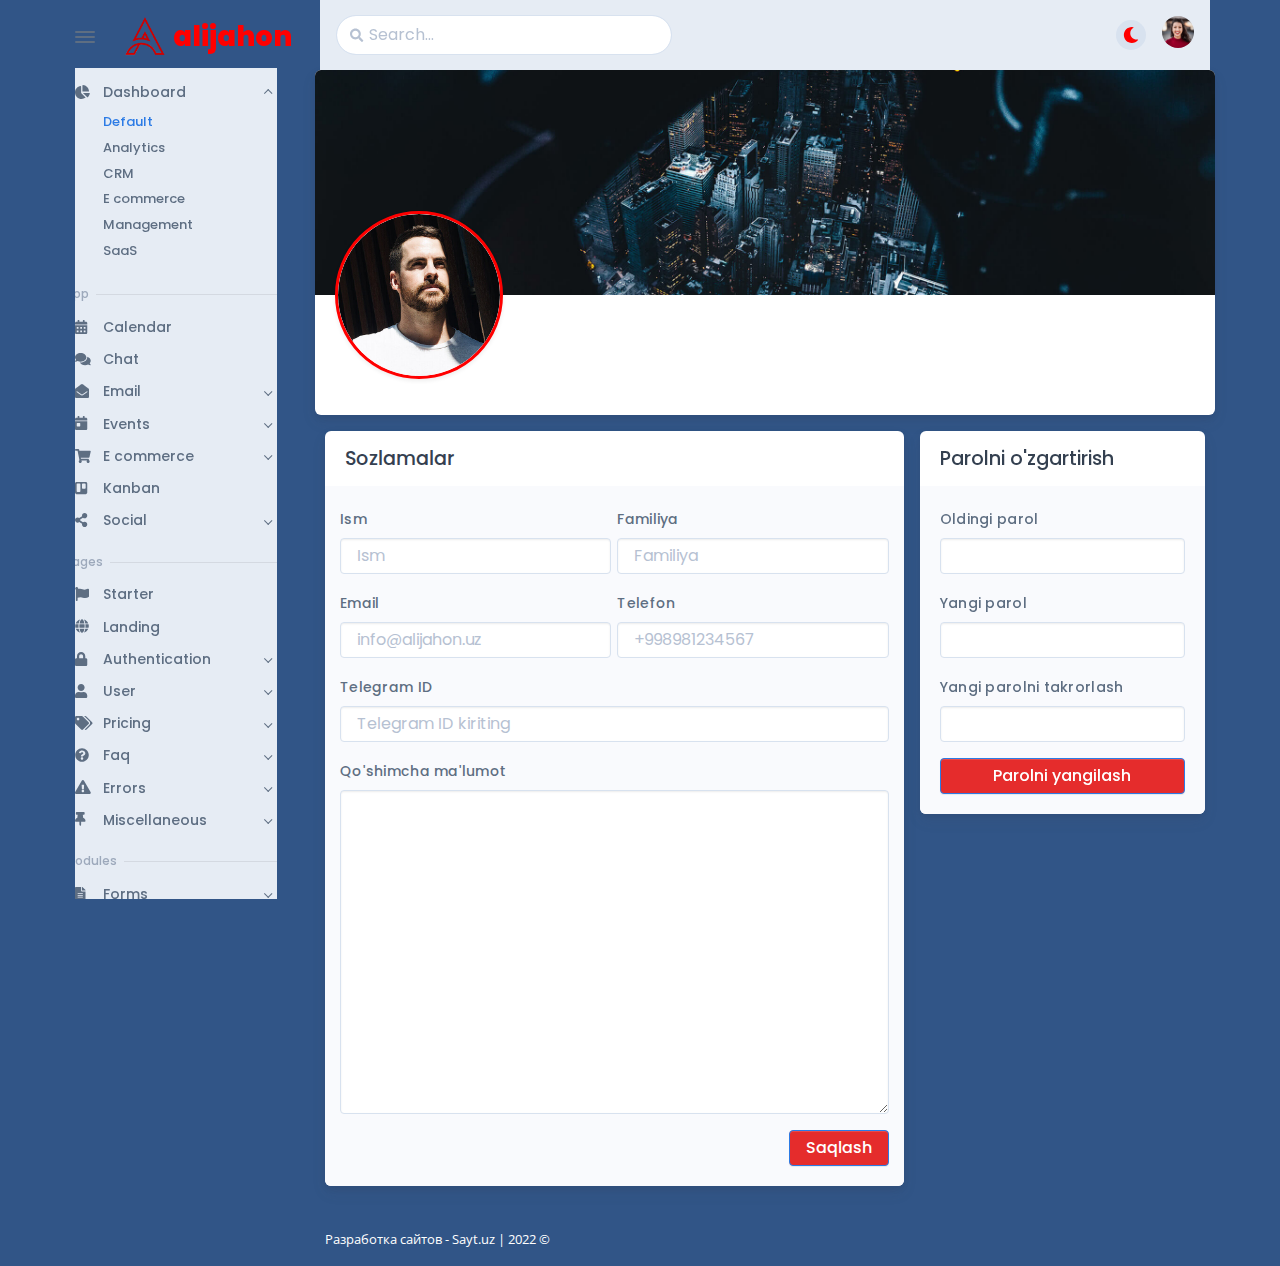
<file: html template/new design/profil.html>
<!DOCTYPE html>
<html lang="en-US" dir="ltr">

<head>
    <meta charset="utf-8">
    <meta http-equiv="X-UA-Compatible" content="IE=edge">
    <meta name="viewport" content="width=device-width, initial-scale=1">


    <!-- ===============================================-->
    <!--    Document Title-->
    <!-- ===============================================-->
    <title>Alijahon.uz</title>


    <!-- ===============================================-->
    <!--    Favicons-->
    <!-- ===============================================-->
    <link rel="apple-touch-icon" sizes="180x180" href="assets/img/favicons/apple-touch-icon.png">
    <link rel="icon" type="image/png" sizes="32x32" href="assets/img/favicons/favicon-32x32.png">
    <link rel="icon" type="image/png" sizes="16x16" href="assets/img/favicons/favicon-16x16.png">
    <link rel="shortcut icon" type="image/x-icon" href="assets/img/favicons/favicon.ico">
    <link rel="manifest" href="assets/img/favicons/manifest.json">
    <meta name="msapplication-TileImage" content="assets/img/favicons/mstile-150x150.png">
    <meta name="theme-color" content="#ffffff">
    <script src="assets/js/config.js"></script>
    <script src="vendors/overlayscrollbars/OverlayScrollbars.min.js"></script>


    <!-- ===============================================-->
    <!--    Stylesheets-->
    <!-- ===============================================-->
    <link rel="preconnect" href="https://fonts.gstatic.com">
    <link href="https://fonts.googleapis.com/css?family=Open+Sans:300,400,500,600,700%7cPoppins:300,400,500,600,700,800,900&amp;display=swap"
          rel="stylesheet">
    <link href="vendors/overlayscrollbars/OverlayScrollbars.min.css" rel="stylesheet">
    <link href="assets/css/theme-rtl.min.css" rel="stylesheet" id="style-rtl">
    <link href="assets/css/theme.min.css" rel="stylesheet" id="style-default">
    <link href="assets/css/user-rtl.min.css" rel="stylesheet" id="user-style-rtl">
    <link href="assets/css/user.min.css" rel="stylesheet" id="user-style-default">
    <link href="assets/css/style.css" rel="stylesheet">

    <script>
        var isRTL = JSON.parse(localStorage.getItem('isRTL'));
        if (isRTL) {
            var linkDefault = document.getElementById('style-default');
            var userLinkDefault = document.getElementById('user-style-default');
            linkDefault.setAttribute('disabled', true);
            userLinkDefault.setAttribute('disabled', true);
            document.querySelector('html').setAttribute('dir', 'rtl');
        } else {
            var linkRTL = document.getElementById('style-rtl');
            var userLinkRTL = document.getElementById('user-style-rtl');
            linkRTL.setAttribute('disabled', true);
            userLinkRTL.setAttribute('disabled', true);
        }
    </script>
</head>


<body>

<!-- ===============================================-->
<!--    Main Content-->
<!-- ===============================================-->
<main class="main" id="top">
    <div class="container" data-layout="container">
        <script>
            var isFluid = JSON.parse(localStorage.getItem('isFluid'));
            if (isFluid) {
                var container = document.querySelector('[data-layout]');
                container.classList.remove('container');
                container.classList.add('container-fluid');
            }
        </script>
        <nav class="navbar navbar-light navbar-vertical navbar-expand-xl">
            <script>
                var navbarStyle = localStorage.getItem("navbarStyle");
                if (navbarStyle && navbarStyle !== 'transparent') {
                    document.querySelector('.navbar-vertical').classList.add(`navbar-${navbarStyle}`);
                }
            </script>
            <div class="d-flex align-items-center">
                <div class="toggle-icon-wrapper">

                    <button class="btn navbar-toggler-humburger-icon navbar-vertical-toggle" data-bs-toggle="tooltip"
                            data-bs-placement="left" title="Toggle Navigation"><span class="navbar-toggle-icon"><span
                            class="toggle-line"></span></span></button>

                </div>
                <a class="navbar-brand" href="index.html">
                    <div class="d-flex align-items-center py-3"><img class="me-2"
                                                                     src="assets/img/icons/spot-illustrations/falcon.png"
                                                                     alt="" width="40"/><span class="font-sans-serif">alijahon</span>
                    </div>
                </a>
            </div>
            <div class="collapse navbar-collapse" id="navbarVerticalCollapse">
                <div class="navbar-vertical-content scrollbar">
                    <ul class="navbar-nav flex-column mb-3" id="navbarVerticalNav">
                        <li class="nav-item">
                            <!-- parent pages--><a class="nav-link dropdown-indicator" href="#dashboard" role="button"
                                                   data-bs-toggle="collapse" aria-expanded="true"
                                                   aria-controls="dashboard">
                            <div class="d-flex align-items-center"><span class="nav-link-icon"><span
                                    class="fas fa-chart-pie"></span></span><span
                                    class="nav-link-text ps-1">Dashboard</span>
                            </div>
                        </a>
                            <ul class="nav collapse show" id="dashboard">
                                <li class="nav-item"><a class="nav-link active" href="index.html" aria-expanded="false">
                                    <div class="d-flex align-items-center"><span
                                            class="nav-link-text ps-1">Default</span>
                                    </div>
                                </a>
                                    <!-- more inner pages-->
                                </li>
                                <li class="nav-item"><a class="nav-link" href="dashboard/analytics.html"
                                                        aria-expanded="false">
                                    <div class="d-flex align-items-center"><span
                                            class="nav-link-text ps-1">Analytics</span>
                                    </div>
                                </a>
                                    <!-- more inner pages-->
                                </li>
                                <li class="nav-item"><a class="nav-link" href="dashboard/crm.html"
                                                        aria-expanded="false">
                                    <div class="d-flex align-items-center"><span class="nav-link-text ps-1">CRM</span>
                                    </div>
                                </a>
                                    <!-- more inner pages-->
                                </li>
                                <li class="nav-item"><a class="nav-link" href="dashboard/e-commerce.html"
                                                        aria-expanded="false">
                                    <div class="d-flex align-items-center"><span
                                            class="nav-link-text ps-1">E commerce</span>
                                    </div>
                                </a>
                                    <!-- more inner pages-->
                                </li>
                                <li class="nav-item"><a class="nav-link" href="dashboard/project-management.html"
                                                        aria-expanded="false">
                                    <div class="d-flex align-items-center"><span
                                            class="nav-link-text ps-1">Management</span>
                                    </div>
                                </a>
                                    <!-- more inner pages-->
                                </li>
                                <li class="nav-item"><a class="nav-link" href="dashboard/saas.html"
                                                        aria-expanded="false">
                                    <div class="d-flex align-items-center"><span class="nav-link-text ps-1">SaaS</span>
                                    </div>
                                </a>
                                    <!-- more inner pages-->
                                </li>
                            </ul>
                        </li>
                        <li class="nav-item">
                            <!-- label-->
                            <div class="row navbar-vertical-label-wrapper mt-3 mb-2">
                                <div class="col-auto navbar-vertical-label">App
                                </div>
                                <div class="col ps-0">
                                    <hr class="mb-0 navbar-vertical-divider"/>
                                </div>
                            </div>
                            <!-- parent pages--><a class="nav-link" href="app/calendar.html" role="button"
                                                   aria-expanded="false">
                            <div class="d-flex align-items-center"><span class="nav-link-icon"><span
                                    class="fas fa-calendar-alt"></span></span><span
                                    class="nav-link-text ps-1">Calendar</span>
                            </div>
                        </a>
                            <!-- parent pages--><a class="nav-link" href="app/chat.html" role="button"
                                                   aria-expanded="false">
                            <div class="d-flex align-items-center"><span class="nav-link-icon"><span
                                    class="fas fa-comments"></span></span><span class="nav-link-text ps-1">Chat</span>
                            </div>
                        </a>
                            <!-- parent pages--><a class="nav-link dropdown-indicator" href="#email" role="button"
                                                   data-bs-toggle="collapse" aria-expanded="false"
                                                   aria-controls="email">
                            <div class="d-flex align-items-center"><span class="nav-link-icon"><span
                                    class="fas fa-envelope-open"></span></span><span
                                    class="nav-link-text ps-1">Email</span>
                            </div>
                        </a>
                            <ul class="nav collapse false" id="email">
                                <li class="nav-item"><a class="nav-link" href="app/email/inbox.html"
                                                        aria-expanded="false">
                                    <div class="d-flex align-items-center"><span class="nav-link-text ps-1">Inbox</span>
                                    </div>
                                </a>
                                    <!-- more inner pages-->
                                </li>
                                <li class="nav-item"><a class="nav-link" href="app/email/email-detail.html"
                                                        aria-expanded="false">
                                    <div class="d-flex align-items-center"><span
                                            class="nav-link-text ps-1">Email detail</span>
                                    </div>
                                </a>
                                    <!-- more inner pages-->
                                </li>
                                <li class="nav-item"><a class="nav-link" href="app/email/compose.html"
                                                        aria-expanded="false">
                                    <div class="d-flex align-items-center"><span
                                            class="nav-link-text ps-1">Compose</span>
                                    </div>
                                </a>
                                    <!-- more inner pages-->
                                </li>
                            </ul>
                            <!-- parent pages--><a class="nav-link dropdown-indicator" href="#events" role="button"
                                                   data-bs-toggle="collapse" aria-expanded="false"
                                                   aria-controls="events">
                            <div class="d-flex align-items-center"><span class="nav-link-icon"><span
                                    class="fas fa-calendar-day"></span></span><span
                                    class="nav-link-text ps-1">Events</span>
                            </div>
                        </a>
                            <ul class="nav collapse false" id="events">
                                <li class="nav-item"><a class="nav-link" href="app/events/create-an-event.html"
                                                        aria-expanded="false">
                                    <div class="d-flex align-items-center"><span class="nav-link-text ps-1">Create an event</span>
                                    </div>
                                </a>
                                    <!-- more inner pages-->
                                </li>
                                <li class="nav-item"><a class="nav-link" href="app/events/event-detail.html"
                                                        aria-expanded="false">
                                    <div class="d-flex align-items-center"><span
                                            class="nav-link-text ps-1">Event detail</span>
                                    </div>
                                </a>
                                    <!-- more inner pages-->
                                </li>
                                <li class="nav-item"><a class="nav-link" href="app/events/event-list.html"
                                                        aria-expanded="false">
                                    <div class="d-flex align-items-center"><span
                                            class="nav-link-text ps-1">Event list</span>
                                    </div>
                                </a>
                                    <!-- more inner pages-->
                                </li>
                            </ul>
                            <!-- parent pages--><a class="nav-link dropdown-indicator" href="#e-commerce" role="button"
                                                   data-bs-toggle="collapse" aria-expanded="false"
                                                   aria-controls="e-commerce">
                            <div class="d-flex align-items-center"><span class="nav-link-icon"><span
                                    class="fas fa-shopping-cart"></span></span><span class="nav-link-text ps-1">E commerce</span>
                            </div>
                        </a>
                            <ul class="nav collapse false" id="e-commerce">
                                <li class="nav-item"><a class="nav-link dropdown-indicator" href="#product"
                                                        data-bs-toggle="collapse" aria-expanded="false"
                                                        aria-controls="e-commerce">
                                    <div class="d-flex align-items-center"><span
                                            class="nav-link-text ps-1">Product</span>
                                    </div>
                                </a>
                                    <!-- more inner pages-->
                                    <ul class="nav collapse false" id="product">
                                        <li class="nav-item"><a class="nav-link"
                                                                href="app/e-commerce/product/product-list.html"
                                                                aria-expanded="false">
                                            <div class="d-flex align-items-center"><span class="nav-link-text ps-1">Product list</span>
                                            </div>
                                        </a>
                                            <!-- more inner pages-->
                                        </li>
                                        <li class="nav-item"><a class="nav-link"
                                                                href="app/e-commerce/product/product-grid.html"
                                                                aria-expanded="false">
                                            <div class="d-flex align-items-center"><span class="nav-link-text ps-1">Product grid</span>
                                            </div>
                                        </a>
                                            <!-- more inner pages-->
                                        </li>
                                        <li class="nav-item"><a class="nav-link"
                                                                href="app/e-commerce/product/product-details.html"
                                                                aria-expanded="false">
                                            <div class="d-flex align-items-center"><span class="nav-link-text ps-1">Product details</span>
                                            </div>
                                        </a>
                                            <!-- more inner pages-->
                                        </li>
                                    </ul>
                                </li>
                                <li class="nav-item"><a class="nav-link dropdown-indicator" href="#orders"
                                                        data-bs-toggle="collapse" aria-expanded="false"
                                                        aria-controls="e-commerce">
                                    <div class="d-flex align-items-center"><span
                                            class="nav-link-text ps-1">Orders</span>
                                    </div>
                                </a>
                                    <!-- more inner pages-->
                                    <ul class="nav collapse false" id="orders">
                                        <li class="nav-item"><a class="nav-link"
                                                                href="app/e-commerce/orders/order-list.html"
                                                                aria-expanded="false">
                                            <div class="d-flex align-items-center"><span class="nav-link-text ps-1">Order list</span>
                                            </div>
                                        </a>
                                            <!-- more inner pages-->
                                        </li>
                                        <li class="nav-item"><a class="nav-link"
                                                                href="app/e-commerce/orders/order-details.html"
                                                                aria-expanded="false">
                                            <div class="d-flex align-items-center"><span class="nav-link-text ps-1">Order details</span>
                                            </div>
                                        </a>
                                            <!-- more inner pages-->
                                        </li>
                                    </ul>
                                </li>
                                <li class="nav-item"><a class="nav-link" href="app/e-commerce/customers.html"
                                                        aria-expanded="false">
                                    <div class="d-flex align-items-center"><span
                                            class="nav-link-text ps-1">Customers</span>
                                    </div>
                                </a>
                                    <!-- more inner pages-->
                                </li>
                                <li class="nav-item"><a class="nav-link" href="app/e-commerce/customer-details.html"
                                                        aria-expanded="false">
                                    <div class="d-flex align-items-center"><span class="nav-link-text ps-1">Customer details</span>
                                    </div>
                                </a>
                                    <!-- more inner pages-->
                                </li>
                                <li class="nav-item"><a class="nav-link" href="app/e-commerce/shopping-cart.html"
                                                        aria-expanded="false">
                                    <div class="d-flex align-items-center"><span class="nav-link-text ps-1">Shopping cart</span>
                                    </div>
                                </a>
                                    <!-- more inner pages-->
                                </li>
                                <li class="nav-item"><a class="nav-link" href="app/e-commerce/checkout.html"
                                                        aria-expanded="false">
                                    <div class="d-flex align-items-center"><span
                                            class="nav-link-text ps-1">Checkout</span>
                                    </div>
                                </a>
                                    <!-- more inner pages-->
                                </li>
                                <li class="nav-item"><a class="nav-link" href="app/e-commerce/billing.html"
                                                        aria-expanded="false">
                                    <div class="d-flex align-items-center"><span
                                            class="nav-link-text ps-1">Billing</span>
                                    </div>
                                </a>
                                    <!-- more inner pages-->
                                </li>
                                <li class="nav-item"><a class="nav-link" href="app/e-commerce/invoice.html"
                                                        aria-expanded="false">
                                    <div class="d-flex align-items-center"><span
                                            class="nav-link-text ps-1">Invoice</span>
                                    </div>
                                </a>
                                    <!-- more inner pages-->
                                </li>
                            </ul>
                            <!-- parent pages--><a class="nav-link" href="app/kanban.html" role="button"
                                                   aria-expanded="false">
                            <div class="d-flex align-items-center"><span class="nav-link-icon"><span
                                    class="fab fa-trello"></span></span><span class="nav-link-text ps-1">Kanban</span>
                            </div>
                        </a>
                            <!-- parent pages--><a class="nav-link dropdown-indicator" href="#social" role="button"
                                                   data-bs-toggle="collapse" aria-expanded="false"
                                                   aria-controls="social">
                            <div class="d-flex align-items-center"><span class="nav-link-icon"><span
                                    class="fas fa-share-alt"></span></span><span
                                    class="nav-link-text ps-1">Social</span>
                            </div>
                        </a>
                            <ul class="nav collapse false" id="social">
                                <li class="nav-item"><a class="nav-link" href="app/social/feed.html"
                                                        aria-expanded="false">
                                    <div class="d-flex align-items-center"><span class="nav-link-text ps-1">Feed</span>
                                    </div>
                                </a>
                                    <!-- more inner pages-->
                                </li>
                                <li class="nav-item"><a class="nav-link" href="app/social/activity-log.html"
                                                        aria-expanded="false">
                                    <div class="d-flex align-items-center"><span
                                            class="nav-link-text ps-1">Activity log</span>
                                    </div>
                                </a>
                                    <!-- more inner pages-->
                                </li>
                                <li class="nav-item"><a class="nav-link" href="app/social/notifications.html"
                                                        aria-expanded="false">
                                    <div class="d-flex align-items-center"><span class="nav-link-text ps-1">Notifications</span>
                                    </div>
                                </a>
                                    <!-- more inner pages-->
                                </li>
                                <li class="nav-item"><a class="nav-link" href="app/social/followers.html"
                                                        aria-expanded="false">
                                    <div class="d-flex align-items-center"><span
                                            class="nav-link-text ps-1">Followers</span>
                                    </div>
                                </a>
                                    <!-- more inner pages-->
                                </li>
                            </ul>
                        </li>
                        <li class="nav-item">
                            <!-- label-->
                            <div class="row navbar-vertical-label-wrapper mt-3 mb-2">
                                <div class="col-auto navbar-vertical-label">Pages
                                </div>
                                <div class="col ps-0">
                                    <hr class="mb-0 navbar-vertical-divider"/>
                                </div>
                            </div>
                            <!-- parent pages--><a class="nav-link" href="pages/starter.html" role="button"
                                                   aria-expanded="false">
                            <div class="d-flex align-items-center"><span class="nav-link-icon"><span
                                    class="fas fa-flag"></span></span><span class="nav-link-text ps-1">Starter</span>
                            </div>
                        </a>
                            <!-- parent pages--><a class="nav-link" href="pages/landing.html" role="button"
                                                   aria-expanded="false">
                            <div class="d-flex align-items-center"><span class="nav-link-icon"><span
                                    class="fas fa-globe"></span></span><span class="nav-link-text ps-1">Landing</span>
                            </div>
                        </a>
                            <!-- parent pages--><a class="nav-link dropdown-indicator" href="#authentication"
                                                   role="button" data-bs-toggle="collapse" aria-expanded="false"
                                                   aria-controls="authentication">
                            <div class="d-flex align-items-center"><span class="nav-link-icon"><span
                                    class="fas fa-lock"></span></span><span
                                    class="nav-link-text ps-1">Authentication</span>
                            </div>
                        </a>
                            <ul class="nav collapse false" id="authentication">
                                <li class="nav-item"><a class="nav-link dropdown-indicator" href="#simple"
                                                        data-bs-toggle="collapse" aria-expanded="false"
                                                        aria-controls="authentication">
                                    <div class="d-flex align-items-center"><span
                                            class="nav-link-text ps-1">Simple</span>
                                    </div>
                                </a>
                                    <!-- more inner pages-->
                                    <ul class="nav collapse false" id="simple">
                                        <li class="nav-item"><a class="nav-link"
                                                                href="pages/authentication/simple/login.html"
                                                                aria-expanded="false">
                                            <div class="d-flex align-items-center"><span class="nav-link-text ps-1">Login</span>
                                            </div>
                                        </a>
                                            <!-- more inner pages-->
                                        </li>
                                        <li class="nav-item"><a class="nav-link"
                                                                href="pages/authentication/simple/logout.html"
                                                                aria-expanded="false">
                                            <div class="d-flex align-items-center"><span class="nav-link-text ps-1">Logout</span>
                                            </div>
                                        </a>
                                            <!-- more inner pages-->
                                        </li>
                                        <li class="nav-item"><a class="nav-link"
                                                                href="pages/authentication/simple/register.html"
                                                                aria-expanded="false">
                                            <div class="d-flex align-items-center"><span class="nav-link-text ps-1">Register</span>
                                            </div>
                                        </a>
                                            <!-- more inner pages-->
                                        </li>
                                        <li class="nav-item"><a class="nav-link"
                                                                href="pages/authentication/simple/forgot-password.html"
                                                                aria-expanded="false">
                                            <div class="d-flex align-items-center"><span class="nav-link-text ps-1">Forgot password</span>
                                            </div>
                                        </a>
                                            <!-- more inner pages-->
                                        </li>
                                        <li class="nav-item"><a class="nav-link"
                                                                href="pages/authentication/simple/confirm-mail.html"
                                                                aria-expanded="false">
                                            <div class="d-flex align-items-center"><span class="nav-link-text ps-1">Confirm mail</span>
                                            </div>
                                        </a>
                                            <!-- more inner pages-->
                                        </li>
                                        <li class="nav-item"><a class="nav-link"
                                                                href="pages/authentication/simple/reset-password.html"
                                                                aria-expanded="false">
                                            <div class="d-flex align-items-center"><span class="nav-link-text ps-1">Reset password</span>
                                            </div>
                                        </a>
                                            <!-- more inner pages-->
                                        </li>
                                        <li class="nav-item"><a class="nav-link"
                                                                href="pages/authentication/simple/lock-screen.html"
                                                                aria-expanded="false">
                                            <div class="d-flex align-items-center"><span class="nav-link-text ps-1">Lock screen</span>
                                            </div>
                                        </a>
                                            <!-- more inner pages-->
                                        </li>
                                    </ul>
                                </li>
                                <li class="nav-item"><a class="nav-link dropdown-indicator" href="#card"
                                                        data-bs-toggle="collapse" aria-expanded="false"
                                                        aria-controls="authentication">
                                    <div class="d-flex align-items-center"><span class="nav-link-text ps-1">Card</span>
                                    </div>
                                </a>
                                    <!-- more inner pages-->
                                    <ul class="nav collapse false" id="card">
                                        <li class="nav-item"><a class="nav-link"
                                                                href="pages/authentication/card/login.html"
                                                                aria-expanded="false">
                                            <div class="d-flex align-items-center"><span class="nav-link-text ps-1">Login</span>
                                            </div>
                                        </a>
                                            <!-- more inner pages-->
                                        </li>
                                        <li class="nav-item"><a class="nav-link"
                                                                href="pages/authentication/card/logout.html"
                                                                aria-expanded="false">
                                            <div class="d-flex align-items-center"><span class="nav-link-text ps-1">Logout</span>
                                            </div>
                                        </a>
                                            <!-- more inner pages-->
                                        </li>
                                        <li class="nav-item"><a class="nav-link"
                                                                href="pages/authentication/card/register.html"
                                                                aria-expanded="false">
                                            <div class="d-flex align-items-center"><span class="nav-link-text ps-1">Register</span>
                                            </div>
                                        </a>
                                            <!-- more inner pages-->
                                        </li>
                                        <li class="nav-item"><a class="nav-link"
                                                                href="pages/authentication/card/forgot-password.html"
                                                                aria-expanded="false">
                                            <div class="d-flex align-items-center"><span class="nav-link-text ps-1">Forgot password</span>
                                            </div>
                                        </a>
                                            <!-- more inner pages-->
                                        </li>
                                        <li class="nav-item"><a class="nav-link"
                                                                href="pages/authentication/card/confirm-mail.html"
                                                                aria-expanded="false">
                                            <div class="d-flex align-items-center"><span class="nav-link-text ps-1">Confirm mail</span>
                                            </div>
                                        </a>
                                            <!-- more inner pages-->
                                        </li>
                                        <li class="nav-item"><a class="nav-link"
                                                                href="pages/authentication/card/reset-password.html"
                                                                aria-expanded="false">
                                            <div class="d-flex align-items-center"><span class="nav-link-text ps-1">Reset password</span>
                                            </div>
                                        </a>
                                            <!-- more inner pages-->
                                        </li>
                                        <li class="nav-item"><a class="nav-link"
                                                                href="pages/authentication/card/lock-screen.html"
                                                                aria-expanded="false">
                                            <div class="d-flex align-items-center"><span class="nav-link-text ps-1">Lock screen</span>
                                            </div>
                                        </a>
                                            <!-- more inner pages-->
                                        </li>
                                    </ul>
                                </li>
                                <li class="nav-item"><a class="nav-link dropdown-indicator" href="#split"
                                                        data-bs-toggle="collapse" aria-expanded="false"
                                                        aria-controls="authentication">
                                    <div class="d-flex align-items-center"><span class="nav-link-text ps-1">Split</span>
                                    </div>
                                </a>
                                    <!-- more inner pages-->
                                    <ul class="nav collapse false" id="split">
                                        <li class="nav-item"><a class="nav-link"
                                                                href="pages/authentication/split/login.html"
                                                                aria-expanded="false">
                                            <div class="d-flex align-items-center"><span class="nav-link-text ps-1">Login</span>
                                            </div>
                                        </a>
                                            <!-- more inner pages-->
                                        </li>
                                        <li class="nav-item"><a class="nav-link"
                                                                href="pages/authentication/split/logout.html"
                                                                aria-expanded="false">
                                            <div class="d-flex align-items-center"><span class="nav-link-text ps-1">Logout</span>
                                            </div>
                                        </a>
                                            <!-- more inner pages-->
                                        </li>
                                        <li class="nav-item"><a class="nav-link"
                                                                href="pages/authentication/split/register.html"
                                                                aria-expanded="false">
                                            <div class="d-flex align-items-center"><span class="nav-link-text ps-1">Register</span>
                                            </div>
                                        </a>
                                            <!-- more inner pages-->
                                        </li>
                                        <li class="nav-item"><a class="nav-link"
                                                                href="pages/authentication/split/forgot-password.html"
                                                                aria-expanded="false">
                                            <div class="d-flex align-items-center"><span class="nav-link-text ps-1">Forgot password</span>
                                            </div>
                                        </a>
                                            <!-- more inner pages-->
                                        </li>
                                        <li class="nav-item"><a class="nav-link"
                                                                href="pages/authentication/split/confirm-mail.html"
                                                                aria-expanded="false">
                                            <div class="d-flex align-items-center"><span class="nav-link-text ps-1">Confirm mail</span>
                                            </div>
                                        </a>
                                            <!-- more inner pages-->
                                        </li>
                                        <li class="nav-item"><a class="nav-link"
                                                                href="pages/authentication/split/reset-password.html"
                                                                aria-expanded="false">
                                            <div class="d-flex align-items-center"><span class="nav-link-text ps-1">Reset password</span>
                                            </div>
                                        </a>
                                            <!-- more inner pages-->
                                        </li>
                                        <li class="nav-item"><a class="nav-link"
                                                                href="pages/authentication/split/lock-screen.html"
                                                                aria-expanded="false">
                                            <div class="d-flex align-items-center"><span class="nav-link-text ps-1">Lock screen</span>
                                            </div>
                                        </a>
                                            <!-- more inner pages-->
                                        </li>
                                    </ul>
                                </li>
                                <li class="nav-item"><a class="nav-link" href="pages/authentication/wizard.html"
                                                        aria-expanded="false">
                                    <div class="d-flex align-items-center"><span
                                            class="nav-link-text ps-1">Wizard</span>
                                    </div>
                                </a>
                                    <!-- more inner pages-->
                                </li>
                                <li class="nav-item"><a class="nav-link" href="#authentication-modal"
                                                        data-bs-toggle="modal" aria-expanded="false">
                                    <div class="d-flex align-items-center"><span class="nav-link-text ps-1">Modal</span>
                                    </div>
                                </a>
                                    <!-- more inner pages-->
                                </li>
                            </ul>
                            <!-- parent pages--><a class="nav-link dropdown-indicator" href="#user" role="button"
                                                   data-bs-toggle="collapse" aria-expanded="false" aria-controls="user">
                            <div class="d-flex align-items-center"><span class="nav-link-icon"><span
                                    class="fas fa-user"></span></span><span class="nav-link-text ps-1">User</span>
                            </div>
                        </a>
                            <ul class="nav collapse false" id="user">
                                <li class="nav-item"><a class="nav-link" href="pages/user/profile.html"
                                                        aria-expanded="false">
                                    <div class="d-flex align-items-center"><span
                                            class="nav-link-text ps-1">Profile</span>
                                    </div>
                                </a>
                                    <!-- more inner pages-->
                                </li>
                                <li class="nav-item"><a class="nav-link" href="pages/user/settings.html"
                                                        aria-expanded="false">
                                    <div class="d-flex align-items-center"><span
                                            class="nav-link-text ps-1">Settings</span>
                                    </div>
                                </a>
                                    <!-- more inner pages-->
                                </li>
                            </ul>
                            <!-- parent pages--><a class="nav-link dropdown-indicator" href="#pricing" role="button"
                                                   data-bs-toggle="collapse" aria-expanded="false"
                                                   aria-controls="pricing">
                            <div class="d-flex align-items-center"><span class="nav-link-icon"><span
                                    class="fas fa-tags"></span></span><span class="nav-link-text ps-1">Pricing</span>
                            </div>
                        </a>
                            <ul class="nav collapse false" id="pricing">
                                <li class="nav-item"><a class="nav-link" href="pages/pricing/pricing-default.html"
                                                        aria-expanded="false">
                                    <div class="d-flex align-items-center"><span class="nav-link-text ps-1">Pricing default</span>
                                    </div>
                                </a>
                                    <!-- more inner pages-->
                                </li>
                                <li class="nav-item"><a class="nav-link" href="pages/pricing/pricing-alt.html"
                                                        aria-expanded="false">
                                    <div class="d-flex align-items-center"><span
                                            class="nav-link-text ps-1">Pricing alt</span>
                                    </div>
                                </a>
                                    <!-- more inner pages-->
                                </li>
                            </ul>
                            <!-- parent pages--><a class="nav-link dropdown-indicator" href="#faq" role="button"
                                                   data-bs-toggle="collapse" aria-expanded="false" aria-controls="faq">
                            <div class="d-flex align-items-center"><span class="nav-link-icon"><span
                                    class="fas fa-question-circle"></span></span><span
                                    class="nav-link-text ps-1">Faq</span>
                            </div>
                        </a>
                            <ul class="nav collapse false" id="faq">
                                <li class="nav-item"><a class="nav-link" href="pages/faq/faq-basic.html"
                                                        aria-expanded="false">
                                    <div class="d-flex align-items-center"><span
                                            class="nav-link-text ps-1">Faq basic</span>
                                    </div>
                                </a>
                                    <!-- more inner pages-->
                                </li>
                                <li class="nav-item"><a class="nav-link" href="pages/faq/faq-alt.html"
                                                        aria-expanded="false">
                                    <div class="d-flex align-items-center"><span
                                            class="nav-link-text ps-1">Faq alt</span>
                                    </div>
                                </a>
                                    <!-- more inner pages-->
                                </li>
                                <li class="nav-item"><a class="nav-link" href="pages/faq/faq-accordion.html"
                                                        aria-expanded="false">
                                    <div class="d-flex align-items-center"><span class="nav-link-text ps-1">Faq accordion</span>
                                    </div>
                                </a>
                                    <!-- more inner pages-->
                                </li>
                            </ul>
                            <!-- parent pages--><a class="nav-link dropdown-indicator" href="#errors" role="button"
                                                   data-bs-toggle="collapse" aria-expanded="false"
                                                   aria-controls="errors">
                            <div class="d-flex align-items-center"><span class="nav-link-icon"><span
                                    class="fas fa-exclamation-triangle"></span></span><span class="nav-link-text ps-1">Errors</span>
                            </div>
                        </a>
                            <ul class="nav collapse false" id="errors">
                                <li class="nav-item"><a class="nav-link" href="pages/errors/404.html"
                                                        aria-expanded="false">
                                    <div class="d-flex align-items-center"><span class="nav-link-text ps-1">404</span>
                                    </div>
                                </a>
                                    <!-- more inner pages-->
                                </li>
                                <li class="nav-item"><a class="nav-link" href="pages/errors/500.html"
                                                        aria-expanded="false">
                                    <div class="d-flex align-items-center"><span class="nav-link-text ps-1">500</span>
                                    </div>
                                </a>
                                    <!-- more inner pages-->
                                </li>
                            </ul>
                            <!-- parent pages--><a class="nav-link dropdown-indicator" href="#miscellaneous"
                                                   role="button" data-bs-toggle="collapse" aria-expanded="false"
                                                   aria-controls="miscellaneous">
                            <div class="d-flex align-items-center"><span class="nav-link-icon"><span
                                    class="fas fa-thumbtack"></span></span><span class="nav-link-text ps-1">Miscellaneous</span>
                            </div>
                        </a>
                            <ul class="nav collapse false" id="miscellaneous">
                                <li class="nav-item"><a class="nav-link" href="pages/miscellaneous/associations.html"
                                                        aria-expanded="false">
                                    <div class="d-flex align-items-center"><span
                                            class="nav-link-text ps-1">Associations</span>
                                    </div>
                                </a>
                                    <!-- more inner pages-->
                                </li>
                                <li class="nav-item"><a class="nav-link" href="pages/miscellaneous/invite-people.html"
                                                        aria-expanded="false">
                                    <div class="d-flex align-items-center"><span class="nav-link-text ps-1">Invite people</span>
                                    </div>
                                </a>
                                    <!-- more inner pages-->
                                </li>
                                <li class="nav-item"><a class="nav-link" href="pages/miscellaneous/privacy-policy.html"
                                                        aria-expanded="false">
                                    <div class="d-flex align-items-center"><span class="nav-link-text ps-1">Privacy policy</span>
                                    </div>
                                </a>
                                    <!-- more inner pages-->
                                </li>
                            </ul>
                        </li>
                        <li class="nav-item">
                            <!-- label-->
                            <div class="row navbar-vertical-label-wrapper mt-3 mb-2">
                                <div class="col-auto navbar-vertical-label">Modules
                                </div>
                                <div class="col ps-0">
                                    <hr class="mb-0 navbar-vertical-divider"/>
                                </div>
                            </div>
                            <!-- parent pages--><a class="nav-link dropdown-indicator" href="#forms" role="button"
                                                   data-bs-toggle="collapse" aria-expanded="false"
                                                   aria-controls="forms">
                            <div class="d-flex align-items-center"><span class="nav-link-icon"><span
                                    class="fas fa-file-alt"></span></span><span class="nav-link-text ps-1">Forms</span>
                            </div>
                        </a>
                            <ul class="nav collapse false" id="forms">
                                <li class="nav-item"><a class="nav-link dropdown-indicator" href="#basic"
                                                        data-bs-toggle="collapse" aria-expanded="false"
                                                        aria-controls="forms">
                                    <div class="d-flex align-items-center"><span class="nav-link-text ps-1">Basic</span>
                                    </div>
                                </a>
                                    <!-- more inner pages-->
                                    <ul class="nav collapse false" id="basic">
                                        <li class="nav-item"><a class="nav-link"
                                                                href="modules/forms/basic/form-control.html"
                                                                aria-expanded="false">
                                            <div class="d-flex align-items-center"><span class="nav-link-text ps-1">Form control</span>
                                            </div>
                                        </a>
                                            <!-- more inner pages-->
                                        </li>
                                        <li class="nav-item"><a class="nav-link"
                                                                href="modules/forms/basic/input-group.html"
                                                                aria-expanded="false">
                                            <div class="d-flex align-items-center"><span class="nav-link-text ps-1">Input group</span>
                                            </div>
                                        </a>
                                            <!-- more inner pages-->
                                        </li>
                                        <li class="nav-item"><a class="nav-link" href="modules/forms/basic/select.html"
                                                                aria-expanded="false">
                                            <div class="d-flex align-items-center"><span class="nav-link-text ps-1">Select</span>
                                            </div>
                                        </a>
                                            <!-- more inner pages-->
                                        </li>
                                        <li class="nav-item"><a class="nav-link" href="modules/forms/basic/checks.html"
                                                                aria-expanded="false">
                                            <div class="d-flex align-items-center"><span class="nav-link-text ps-1">Checks</span>
                                            </div>
                                        </a>
                                            <!-- more inner pages-->
                                        </li>
                                        <li class="nav-item"><a class="nav-link" href="modules/forms/basic/range.html"
                                                                aria-expanded="false">
                                            <div class="d-flex align-items-center"><span class="nav-link-text ps-1">Range</span>
                                            </div>
                                        </a>
                                            <!-- more inner pages-->
                                        </li>
                                        <li class="nav-item"><a class="nav-link" href="modules/forms/basic/layout.html"
                                                                aria-expanded="false">
                                            <div class="d-flex align-items-center"><span class="nav-link-text ps-1">Layout</span>
                                            </div>
                                        </a>
                                            <!-- more inner pages-->
                                        </li>
                                    </ul>
                                </li>
                                <li class="nav-item"><a class="nav-link dropdown-indicator" href="#advance"
                                                        data-bs-toggle="collapse" aria-expanded="false"
                                                        aria-controls="forms">
                                    <div class="d-flex align-items-center"><span
                                            class="nav-link-text ps-1">Advance</span>
                                    </div>
                                </a>
                                    <!-- more inner pages-->
                                    <ul class="nav collapse false" id="advance">
                                        <li class="nav-item"><a class="nav-link"
                                                                href="modules/forms/advance/advance-select.html"
                                                                aria-expanded="false">
                                            <div class="d-flex align-items-center"><span class="nav-link-text ps-1">Advance select</span>
                                            </div>
                                        </a>
                                            <!-- more inner pages-->
                                        </li>
                                        <li class="nav-item"><a class="nav-link"
                                                                href="modules/forms/advance/date-picker.html"
                                                                aria-expanded="false">
                                            <div class="d-flex align-items-center"><span class="nav-link-text ps-1">Date picker</span>
                                            </div>
                                        </a>
                                            <!-- more inner pages-->
                                        </li>
                                        <li class="nav-item"><a class="nav-link"
                                                                href="modules/forms/advance/editor.html"
                                                                aria-expanded="false">
                                            <div class="d-flex align-items-center"><span class="nav-link-text ps-1">Editor</span>
                                            </div>
                                        </a>
                                            <!-- more inner pages-->
                                        </li>
                                        <li class="nav-item"><a class="nav-link"
                                                                href="modules/forms/advance/emoji-button.html"
                                                                aria-expanded="false">
                                            <div class="d-flex align-items-center"><span class="nav-link-text ps-1">Emoji button</span>
                                            </div>
                                        </a>
                                            <!-- more inner pages-->
                                        </li>
                                        <li class="nav-item"><a class="nav-link"
                                                                href="modules/forms/advance/file-uploader.html"
                                                                aria-expanded="false">
                                            <div class="d-flex align-items-center"><span class="nav-link-text ps-1">File uploader</span>
                                            </div>
                                        </a>
                                            <!-- more inner pages-->
                                        </li>
                                        <li class="nav-item"><a class="nav-link"
                                                                href="modules/forms/advance/rating.html"
                                                                aria-expanded="false">
                                            <div class="d-flex align-items-center"><span class="nav-link-text ps-1">Rating</span>
                                            </div>
                                        </a>
                                            <!-- more inner pages-->
                                        </li>
                                    </ul>
                                </li>
                                <li class="nav-item"><a class="nav-link" href="modules/forms/floating-labels.html"
                                                        aria-expanded="false">
                                    <div class="d-flex align-items-center"><span class="nav-link-text ps-1">Floating labels</span>
                                    </div>
                                </a>
                                    <!-- more inner pages-->
                                </li>
                                <li class="nav-item"><a class="nav-link" href="modules/forms/wizard.html"
                                                        aria-expanded="false">
                                    <div class="d-flex align-items-center"><span
                                            class="nav-link-text ps-1">Wizard</span>
                                    </div>
                                </a>
                                    <!-- more inner pages-->
                                </li>
                                <li class="nav-item"><a class="nav-link" href="modules/forms/validation.html"
                                                        aria-expanded="false">
                                    <div class="d-flex align-items-center"><span
                                            class="nav-link-text ps-1">Validation</span>
                                    </div>
                                </a>
                                    <!-- more inner pages-->
                                </li>
                            </ul>
                            <!-- parent pages--><a class="nav-link dropdown-indicator" href="#tables" role="button"
                                                   data-bs-toggle="collapse" aria-expanded="false"
                                                   aria-controls="tables">
                            <div class="d-flex align-items-center"><span class="nav-link-icon"><span
                                    class="fas fa-table"></span></span><span class="nav-link-text ps-1">Tables</span>
                            </div>
                        </a>
                            <ul class="nav collapse false" id="tables">
                                <li class="nav-item"><a class="nav-link" href="modules/tables/basic-tables.html"
                                                        aria-expanded="false">
                                    <div class="d-flex align-items-center"><span
                                            class="nav-link-text ps-1">Basic tables</span>
                                    </div>
                                </a>
                                    <!-- more inner pages-->
                                </li>
                                <li class="nav-item"><a class="nav-link" href="modules/tables/advance-tables.html"
                                                        aria-expanded="false">
                                    <div class="d-flex align-items-center"><span class="nav-link-text ps-1">Advance tables</span>
                                    </div>
                                </a>
                                    <!-- more inner pages-->
                                </li>
                                <li class="nav-item"><a class="nav-link" href="modules/tables/bulk-select.html"
                                                        aria-expanded="false">
                                    <div class="d-flex align-items-center"><span
                                            class="nav-link-text ps-1">Bulk select</span>
                                    </div>
                                </a>
                                    <!-- more inner pages-->
                                </li>
                            </ul>
                            <!-- parent pages--><a class="nav-link dropdown-indicator" href="#charts" role="button"
                                                   data-bs-toggle="collapse" aria-expanded="false"
                                                   aria-controls="charts">
                            <div class="d-flex align-items-center"><span class="nav-link-icon"><span
                                    class="fas fa-chart-line"></span></span><span
                                    class="nav-link-text ps-1">Charts</span>
                            </div>
                        </a>
                            <ul class="nav collapse false" id="charts">
                                <li class="nav-item"><a class="nav-link" href="modules/charts/chartjs.html"
                                                        aria-expanded="false">
                                    <div class="d-flex align-items-center"><span
                                            class="nav-link-text ps-1">Chartjs</span>
                                    </div>
                                </a>
                                    <!-- more inner pages-->
                                </li>
                                <li class="nav-item"><a class="nav-link dropdown-indicator" href="#eCharts"
                                                        data-bs-toggle="collapse" aria-expanded="false"
                                                        aria-controls="charts">
                                    <div class="d-flex align-items-center"><span
                                            class="nav-link-text ps-1">ECharts</span>
                                    </div>
                                </a>
                                    <!-- more inner pages-->
                                    <ul class="nav collapse false" id="eCharts">
                                        <li class="nav-item"><a class="nav-link"
                                                                href="modules/charts/echarts/line-charts.html"
                                                                aria-expanded="false">
                                            <div class="d-flex align-items-center"><span class="nav-link-text ps-1">Line charts</span>
                                            </div>
                                        </a>
                                            <!-- more inner pages-->
                                        </li>
                                        <li class="nav-item"><a class="nav-link"
                                                                href="modules/charts/echarts/bar-charts.html"
                                                                aria-expanded="false">
                                            <div class="d-flex align-items-center"><span class="nav-link-text ps-1">Bar charts</span>
                                            </div>
                                        </a>
                                            <!-- more inner pages-->
                                        </li>
                                        <li class="nav-item"><a class="nav-link"
                                                                href="modules/charts/echarts/candlestick-charts.html"
                                                                aria-expanded="false">
                                            <div class="d-flex align-items-center"><span class="nav-link-text ps-1">Candlestick charts</span>
                                            </div>
                                        </a>
                                            <!-- more inner pages-->
                                        </li>
                                        <li class="nav-item"><a class="nav-link"
                                                                href="modules/charts/echarts/geo-map.html"
                                                                aria-expanded="false">
                                            <div class="d-flex align-items-center"><span class="nav-link-text ps-1">Geo map</span>
                                            </div>
                                        </a>
                                            <!-- more inner pages-->
                                        </li>
                                        <li class="nav-item"><a class="nav-link"
                                                                href="modules/charts/echarts/scatter-charts.html"
                                                                aria-expanded="false">
                                            <div class="d-flex align-items-center"><span class="nav-link-text ps-1">Scatter charts</span>
                                            </div>
                                        </a>
                                            <!-- more inner pages-->
                                        </li>
                                        <li class="nav-item"><a class="nav-link"
                                                                href="modules/charts/echarts/pie-charts.html"
                                                                aria-expanded="false">
                                            <div class="d-flex align-items-center"><span class="nav-link-text ps-1">Pie charts</span>
                                            </div>
                                        </a>
                                            <!-- more inner pages-->
                                        </li>
                                        <li class="nav-item"><a class="nav-link"
                                                                href="modules/charts/echarts/radar-charts.html"
                                                                aria-expanded="false">
                                            <div class="d-flex align-items-center"><span class="nav-link-text ps-1">Radar charts</span>
                                            </div>
                                        </a>
                                            <!-- more inner pages-->
                                        </li>
                                        <li class="nav-item"><a class="nav-link"
                                                                href="modules/charts/echarts/heatmap-charts.html"
                                                                aria-expanded="false">
                                            <div class="d-flex align-items-center"><span class="nav-link-text ps-1">Heatmap charts</span>
                                            </div>
                                        </a>
                                            <!-- more inner pages-->
                                        </li>
                                        <li class="nav-item"><a class="nav-link"
                                                                href="modules/charts/echarts/how-to-use.html"
                                                                aria-expanded="false">
                                            <div class="d-flex align-items-center"><span class="nav-link-text ps-1">How to use</span>
                                            </div>
                                        </a>
                                            <!-- more inner pages-->
                                        </li>
                                    </ul>
                                </li>
                            </ul>
                            <!-- parent pages--><a class="nav-link dropdown-indicator" href="#icons" role="button"
                                                   data-bs-toggle="collapse" aria-expanded="false"
                                                   aria-controls="icons">
                            <div class="d-flex align-items-center"><span class="nav-link-icon"><span
                                    class="fas fa-shapes"></span></span><span class="nav-link-text ps-1">Icons</span>
                            </div>
                        </a>
                            <ul class="nav collapse false" id="icons">
                                <li class="nav-item"><a class="nav-link" href="modules/icons/font-awesome.html"
                                                        aria-expanded="false">
                                    <div class="d-flex align-items-center"><span
                                            class="nav-link-text ps-1">Font awesome</span>
                                    </div>
                                </a>
                                    <!-- more inner pages-->
                                </li>
                                <li class="nav-item"><a class="nav-link" href="modules/icons/bootstrap-icons.html"
                                                        aria-expanded="false">
                                    <div class="d-flex align-items-center"><span class="nav-link-text ps-1">Bootstrap icons</span>
                                    </div>
                                </a>
                                    <!-- more inner pages-->
                                </li>
                                <li class="nav-item"><a class="nav-link" href="modules/icons/feather.html"
                                                        aria-expanded="false">
                                    <div class="d-flex align-items-center"><span
                                            class="nav-link-text ps-1">Feather</span>
                                    </div>
                                </a>
                                    <!-- more inner pages-->
                                </li>
                                <li class="nav-item"><a class="nav-link" href="modules/icons/material-icons.html"
                                                        aria-expanded="false">
                                    <div class="d-flex align-items-center"><span class="nav-link-text ps-1">Material icons</span>
                                    </div>
                                </a>
                                    <!-- more inner pages-->
                                </li>
                            </ul>
                            <!-- parent pages--><a class="nav-link dropdown-indicator" href="#maps" role="button"
                                                   data-bs-toggle="collapse" aria-expanded="false" aria-controls="maps">
                            <div class="d-flex align-items-center"><span class="nav-link-icon"><span
                                    class="fas fa-map"></span></span><span class="nav-link-text ps-1">Maps</span>
                            </div>
                        </a>
                            <ul class="nav collapse false" id="maps">
                                <li class="nav-item"><a class="nav-link" href="modules/maps/google-map.html"
                                                        aria-expanded="false">
                                    <div class="d-flex align-items-center"><span
                                            class="nav-link-text ps-1">Google map</span>
                                    </div>
                                </a>
                                    <!-- more inner pages-->
                                </li>
                                <li class="nav-item"><a class="nav-link" href="modules/maps/leaflet-map.html"
                                                        aria-expanded="false">
                                    <div class="d-flex align-items-center"><span
                                            class="nav-link-text ps-1">Leaflet map</span>
                                    </div>
                                </a>
                                    <!-- more inner pages-->
                                </li>
                            </ul>
                            <!-- parent pages--><a class="nav-link dropdown-indicator" href="#components" role="button"
                                                   data-bs-toggle="collapse" aria-expanded="false"
                                                   aria-controls="components">
                            <div class="d-flex align-items-center"><span class="nav-link-icon"><span
                                    class="fas fa-puzzle-piece"></span></span><span class="nav-link-text ps-1">Components</span>
                            </div>
                        </a>
                            <ul class="nav collapse false" id="components">
                                <li class="nav-item"><a class="nav-link" href="modules/components/accordion.html"
                                                        aria-expanded="false">
                                    <div class="d-flex align-items-center"><span
                                            class="nav-link-text ps-1">Accordion</span>
                                    </div>
                                </a>
                                    <!-- more inner pages-->
                                </li>
                                <li class="nav-item"><a class="nav-link" href="modules/components/alerts.html"
                                                        aria-expanded="false">
                                    <div class="d-flex align-items-center"><span
                                            class="nav-link-text ps-1">Alerts</span>
                                    </div>
                                </a>
                                    <!-- more inner pages-->
                                </li>
                                <li class="nav-item"><a class="nav-link" href="modules/components/anchor.html"
                                                        aria-expanded="false">
                                    <div class="d-flex align-items-center"><span
                                            class="nav-link-text ps-1">Anchor</span>
                                    </div>
                                </a>
                                    <!-- more inner pages-->
                                </li>
                                <li class="nav-item"><a class="nav-link" href="modules/components/animated-icons.html"
                                                        aria-expanded="false">
                                    <div class="d-flex align-items-center"><span class="nav-link-text ps-1">Animated icons</span>
                                    </div>
                                </a>
                                    <!-- more inner pages-->
                                </li>
                                <li class="nav-item"><a class="nav-link" href="modules/components/background.html"
                                                        aria-expanded="false">
                                    <div class="d-flex align-items-center"><span
                                            class="nav-link-text ps-1">Background</span>
                                    </div>
                                </a>
                                    <!-- more inner pages-->
                                </li>
                                <li class="nav-item"><a class="nav-link" href="modules/components/badges.html"
                                                        aria-expanded="false">
                                    <div class="d-flex align-items-center"><span
                                            class="nav-link-text ps-1">Badges</span>
                                    </div>
                                </a>
                                    <!-- more inner pages-->
                                </li>
                                <li class="nav-item"><a class="nav-link" href="modules/components/breadcrumbs.html"
                                                        aria-expanded="false">
                                    <div class="d-flex align-items-center"><span
                                            class="nav-link-text ps-1">Breadcrumbs</span>
                                    </div>
                                </a>
                                    <!-- more inner pages-->
                                </li>
                                <li class="nav-item"><a class="nav-link" href="modules/components/buttons.html"
                                                        aria-expanded="false">
                                    <div class="d-flex align-items-center"><span
                                            class="nav-link-text ps-1">Buttons</span>
                                    </div>
                                </a>
                                    <!-- more inner pages-->
                                </li>
                                <li class="nav-item"><a class="nav-link" href="modules/components/calendar.html"
                                                        aria-expanded="false">
                                    <div class="d-flex align-items-center"><span
                                            class="nav-link-text ps-1">Calendar</span>
                                    </div>
                                </a>
                                    <!-- more inner pages-->
                                </li>
                                <li class="nav-item"><a class="nav-link" href="modules/components/cards.html"
                                                        aria-expanded="false">
                                    <div class="d-flex align-items-center"><span class="nav-link-text ps-1">Cards</span>
                                    </div>
                                </a>
                                    <!-- more inner pages-->
                                </li>
                                <li class="nav-item"><a class="nav-link dropdown-indicator" href="#carousel"
                                                        data-bs-toggle="collapse" aria-expanded="false"
                                                        aria-controls="components">
                                    <div class="d-flex align-items-center"><span
                                            class="nav-link-text ps-1">Carousel</span>
                                    </div>
                                </a>
                                    <!-- more inner pages-->
                                    <ul class="nav collapse false" id="carousel">
                                        <li class="nav-item"><a class="nav-link"
                                                                href="modules/components/carousel/bootstrap.html"
                                                                aria-expanded="false">
                                            <div class="d-flex align-items-center"><span class="nav-link-text ps-1">Bootstrap</span>
                                            </div>
                                        </a>
                                            <!-- more inner pages-->
                                        </li>
                                        <li class="nav-item"><a class="nav-link"
                                                                href="modules/components/carousel/swiper.html"
                                                                aria-expanded="false">
                                            <div class="d-flex align-items-center"><span class="nav-link-text ps-1">Swiper</span>
                                            </div>
                                        </a>
                                            <!-- more inner pages-->
                                        </li>
                                    </ul>
                                </li>
                                <li class="nav-item"><a class="nav-link" href="modules/components/collapse.html"
                                                        aria-expanded="false">
                                    <div class="d-flex align-items-center"><span
                                            class="nav-link-text ps-1">Collapse</span>
                                    </div>
                                </a>
                                    <!-- more inner pages-->
                                </li>
                                <li class="nav-item"><a class="nav-link" href="modules/components/cookie-notice.html"
                                                        aria-expanded="false">
                                    <div class="d-flex align-items-center"><span class="nav-link-text ps-1">Cookie notice</span>
                                    </div>
                                </a>
                                    <!-- more inner pages-->
                                </li>
                                <li class="nav-item"><a class="nav-link" href="modules/components/countup.html"
                                                        aria-expanded="false">
                                    <div class="d-flex align-items-center"><span
                                            class="nav-link-text ps-1">Countup</span>
                                    </div>
                                </a>
                                    <!-- more inner pages-->
                                </li>
                                <li class="nav-item"><a class="nav-link" href="modules/components/draggable.html"
                                                        aria-expanded="false">
                                    <div class="d-flex align-items-center"><span
                                            class="nav-link-text ps-1">Draggable</span>
                                    </div>
                                </a>
                                    <!-- more inner pages-->
                                </li>
                                <li class="nav-item"><a class="nav-link" href="modules/components/dropdowns.html"
                                                        aria-expanded="false">
                                    <div class="d-flex align-items-center"><span
                                            class="nav-link-text ps-1">Dropdowns</span>
                                    </div>
                                </a>
                                    <!-- more inner pages-->
                                </li>
                                <li class="nav-item"><a class="nav-link" href="modules/components/list-group.html"
                                                        aria-expanded="false">
                                    <div class="d-flex align-items-center"><span
                                            class="nav-link-text ps-1">List group</span>
                                    </div>
                                </a>
                                    <!-- more inner pages-->
                                </li>
                                <li class="nav-item"><a class="nav-link" href="modules/components/modals.html"
                                                        aria-expanded="false">
                                    <div class="d-flex align-items-center"><span
                                            class="nav-link-text ps-1">Modals</span>
                                    </div>
                                </a>
                                    <!-- more inner pages-->
                                </li>
                                <li class="nav-item"><a class="nav-link dropdown-indicator" href="#navs-_and_-Tabs"
                                                        data-bs-toggle="collapse" aria-expanded="false"
                                                        aria-controls="components">
                                    <div class="d-flex align-items-center"><span class="nav-link-text ps-1">Navs &amp; Tabs</span>
                                    </div>
                                </a>
                                    <!-- more inner pages-->
                                    <ul class="nav collapse false" id="navs-_and_-Tabs">
                                        <li class="nav-item"><a class="nav-link"
                                                                href="modules/components/navs-and-tabs/navs.html"
                                                                aria-expanded="false">
                                            <div class="d-flex align-items-center"><span
                                                    class="nav-link-text ps-1">Navs</span>
                                            </div>
                                        </a>
                                            <!-- more inner pages-->
                                        </li>
                                        <li class="nav-item"><a class="nav-link"
                                                                href="modules/components/navs-and-tabs/navbar.html"
                                                                aria-expanded="false">
                                            <div class="d-flex align-items-center"><span class="nav-link-text ps-1">Navbar</span>
                                            </div>
                                        </a>
                                            <!-- more inner pages-->
                                        </li>
                                        <li class="nav-item"><a class="nav-link"
                                                                href="modules/components/navs-and-tabs/vertical-navbar.html"
                                                                aria-expanded="false">
                                            <div class="d-flex align-items-center"><span class="nav-link-text ps-1">Vertical navbar</span>
                                            </div>
                                        </a>
                                            <!-- more inner pages-->
                                        </li>
                                        <li class="nav-item"><a class="nav-link"
                                                                href="modules/components/navs-and-tabs/top-navbar.html"
                                                                aria-expanded="false">
                                            <div class="d-flex align-items-center"><span class="nav-link-text ps-1">Top navbar</span>
                                            </div>
                                        </a>
                                            <!-- more inner pages-->
                                        </li>
                                        <li class="nav-item"><a class="nav-link"
                                                                href="modules/components/navs-and-tabs/combo-navbar.html"
                                                                aria-expanded="false">
                                            <div class="d-flex align-items-center"><span class="nav-link-text ps-1">Combo navbar</span>
                                            </div>
                                        </a>
                                            <!-- more inner pages-->
                                        </li>
                                        <li class="nav-item"><a class="nav-link"
                                                                href="modules/components/navs-and-tabs/tabs.html"
                                                                aria-expanded="false">
                                            <div class="d-flex align-items-center"><span
                                                    class="nav-link-text ps-1">Tabs</span>
                                            </div>
                                        </a>
                                            <!-- more inner pages-->
                                        </li>
                                    </ul>
                                </li>
                                <li class="nav-item"><a class="nav-link" href="modules/components/offcanvas.html"
                                                        aria-expanded="false">
                                    <div class="d-flex align-items-center"><span
                                            class="nav-link-text ps-1">Offcanvas</span>
                                    </div>
                                </a>
                                    <!-- more inner pages-->
                                </li>
                                <li class="nav-item"><a class="nav-link dropdown-indicator" href="#pictures"
                                                        data-bs-toggle="collapse" aria-expanded="false"
                                                        aria-controls="components">
                                    <div class="d-flex align-items-center"><span
                                            class="nav-link-text ps-1">Pictures</span>
                                    </div>
                                </a>
                                    <!-- more inner pages-->
                                    <ul class="nav collapse false" id="pictures">
                                        <li class="nav-item"><a class="nav-link"
                                                                href="modules/components/pictures/avatar.html"
                                                                aria-expanded="false">
                                            <div class="d-flex align-items-center"><span class="nav-link-text ps-1">Avatar</span>
                                            </div>
                                        </a>
                                            <!-- more inner pages-->
                                        </li>
                                        <li class="nav-item"><a class="nav-link"
                                                                href="modules/components/pictures/images.html"
                                                                aria-expanded="false">
                                            <div class="d-flex align-items-center"><span class="nav-link-text ps-1">Images</span>
                                            </div>
                                        </a>
                                            <!-- more inner pages-->
                                        </li>
                                        <li class="nav-item"><a class="nav-link"
                                                                href="modules/components/pictures/figures.html"
                                                                aria-expanded="false">
                                            <div class="d-flex align-items-center"><span class="nav-link-text ps-1">Figures</span>
                                            </div>
                                        </a>
                                            <!-- more inner pages-->
                                        </li>
                                        <li class="nav-item"><a class="nav-link"
                                                                href="modules/components/pictures/hoverbox.html"
                                                                aria-expanded="false">
                                            <div class="d-flex align-items-center"><span class="nav-link-text ps-1">Hoverbox</span>
                                            </div>
                                        </a>
                                            <!-- more inner pages-->
                                        </li>
                                        <li class="nav-item"><a class="nav-link"
                                                                href="modules/components/pictures/lightbox.html"
                                                                aria-expanded="false">
                                            <div class="d-flex align-items-center"><span class="nav-link-text ps-1">Lightbox</span>
                                            </div>
                                        </a>
                                            <!-- more inner pages-->
                                        </li>
                                    </ul>
                                </li>
                                <li class="nav-item"><a class="nav-link" href="modules/components/progress-bar.html"
                                                        aria-expanded="false">
                                    <div class="d-flex align-items-center"><span
                                            class="nav-link-text ps-1">Progress bar</span>
                                    </div>
                                </a>
                                    <!-- more inner pages-->
                                </li>
                                <li class="nav-item"><a class="nav-link" href="modules/components/placeholder.html"
                                                        aria-expanded="false">
                                    <div class="d-flex align-items-center"><span
                                            class="nav-link-text ps-1">Placeholder</span>
                                    </div>
                                </a>
                                    <!-- more inner pages-->
                                </li>
                                <li class="nav-item"><a class="nav-link" href="modules/components/pagination.html"
                                                        aria-expanded="false">
                                    <div class="d-flex align-items-center"><span
                                            class="nav-link-text ps-1">Pagination</span>
                                    </div>
                                </a>
                                    <!-- more inner pages-->
                                </li>
                                <li class="nav-item"><a class="nav-link" href="modules/components/popovers.html"
                                                        aria-expanded="false">
                                    <div class="d-flex align-items-center"><span
                                            class="nav-link-text ps-1">Popovers</span>
                                    </div>
                                </a>
                                    <!-- more inner pages-->
                                </li>
                                <li class="nav-item"><a class="nav-link" href="modules/components/scrollspy.html"
                                                        aria-expanded="false">
                                    <div class="d-flex align-items-center"><span
                                            class="nav-link-text ps-1">Scrollspy</span>
                                    </div>
                                </a>
                                    <!-- more inner pages-->
                                </li>
                                <li class="nav-item"><a class="nav-link" href="modules/components/search.html"
                                                        aria-expanded="false">
                                    <div class="d-flex align-items-center"><span
                                            class="nav-link-text ps-1">Search</span>
                                    </div>
                                </a>
                                    <!-- more inner pages-->
                                </li>
                                <li class="nav-item"><a class="nav-link" href="modules/components/spinners.html"
                                                        aria-expanded="false">
                                    <div class="d-flex align-items-center"><span
                                            class="nav-link-text ps-1">Spinners</span>
                                    </div>
                                </a>
                                    <!-- more inner pages-->
                                </li>
                                <li class="nav-item"><a class="nav-link" href="modules/components/toasts.html"
                                                        aria-expanded="false">
                                    <div class="d-flex align-items-center"><span
                                            class="nav-link-text ps-1">Toasts</span>
                                    </div>
                                </a>
                                    <!-- more inner pages-->
                                </li>
                                <li class="nav-item"><a class="nav-link" href="modules/components/tooltips.html"
                                                        aria-expanded="false">
                                    <div class="d-flex align-items-center"><span
                                            class="nav-link-text ps-1">Tooltips</span>
                                    </div>
                                </a>
                                    <!-- more inner pages-->
                                </li>
                                <li class="nav-item"><a class="nav-link" href="modules/components/treeview.html"
                                                        aria-expanded="false">
                                    <div class="d-flex align-items-center"><span
                                            class="nav-link-text ps-1">Treeview</span><span
                                            class="badge rounded-pill ms-2 badge-soft-success">New</span>
                                    </div>
                                </a>
                                    <!-- more inner pages-->
                                </li>
                                <li class="nav-item"><a class="nav-link" href="modules/components/typed-text.html"
                                                        aria-expanded="false">
                                    <div class="d-flex align-items-center"><span
                                            class="nav-link-text ps-1">Typed text</span>
                                    </div>
                                </a>
                                    <!-- more inner pages-->
                                </li>
                                <li class="nav-item"><a class="nav-link dropdown-indicator" href="#videos"
                                                        data-bs-toggle="collapse" aria-expanded="false"
                                                        aria-controls="components">
                                    <div class="d-flex align-items-center"><span
                                            class="nav-link-text ps-1">Videos</span>
                                    </div>
                                </a>
                                    <!-- more inner pages-->
                                    <ul class="nav collapse false" id="videos">
                                        <li class="nav-item"><a class="nav-link"
                                                                href="modules/components/videos/embed.html"
                                                                aria-expanded="false">
                                            <div class="d-flex align-items-center"><span class="nav-link-text ps-1">Embed</span>
                                            </div>
                                        </a>
                                            <!-- more inner pages-->
                                        </li>
                                        <li class="nav-item"><a class="nav-link"
                                                                href="modules/components/videos/plyr.html"
                                                                aria-expanded="false">
                                            <div class="d-flex align-items-center"><span
                                                    class="nav-link-text ps-1">Plyr</span>
                                            </div>
                                        </a>
                                            <!-- more inner pages-->
                                        </li>
                                    </ul>
                                </li>
                            </ul>
                            <!-- parent pages--><a class="nav-link dropdown-indicator" href="#utilities" role="button"
                                                   data-bs-toggle="collapse" aria-expanded="false"
                                                   aria-controls="utilities">
                            <div class="d-flex align-items-center"><span class="nav-link-icon"><span
                                    class="fas fa-fire"></span></span><span class="nav-link-text ps-1">Utilities</span>
                            </div>
                        </a>
                            <ul class="nav collapse false" id="utilities">
                                <li class="nav-item"><a class="nav-link" href="modules/utilities/borders.html"
                                                        aria-expanded="false">
                                    <div class="d-flex align-items-center"><span
                                            class="nav-link-text ps-1">Borders</span>
                                    </div>
                                </a>
                                    <!-- more inner pages-->
                                </li>
                                <li class="nav-item"><a class="nav-link" href="modules/utilities/clearfix.html"
                                                        aria-expanded="false">
                                    <div class="d-flex align-items-center"><span
                                            class="nav-link-text ps-1">Clearfix</span>
                                    </div>
                                </a>
                                    <!-- more inner pages-->
                                </li>
                                <li class="nav-item"><a class="nav-link" href="modules/utilities/colors.html"
                                                        aria-expanded="false">
                                    <div class="d-flex align-items-center"><span
                                            class="nav-link-text ps-1">Colors</span>
                                    </div>
                                </a>
                                    <!-- more inner pages-->
                                </li>
                                <li class="nav-item"><a class="nav-link" href="modules/utilities/colored-links.html"
                                                        aria-expanded="false">
                                    <div class="d-flex align-items-center"><span class="nav-link-text ps-1">Colored links</span>
                                    </div>
                                </a>
                                    <!-- more inner pages-->
                                </li>
                                <li class="nav-item"><a class="nav-link" href="modules/utilities/display.html"
                                                        aria-expanded="false">
                                    <div class="d-flex align-items-center"><span
                                            class="nav-link-text ps-1">Display</span>
                                    </div>
                                </a>
                                    <!-- more inner pages-->
                                </li>
                                <li class="nav-item"><a class="nav-link" href="modules/utilities/flex.html"
                                                        aria-expanded="false">
                                    <div class="d-flex align-items-center"><span class="nav-link-text ps-1">Flex</span>
                                    </div>
                                </a>
                                    <!-- more inner pages-->
                                </li>
                                <li class="nav-item"><a class="nav-link" href="modules/utilities/float.html"
                                                        aria-expanded="false">
                                    <div class="d-flex align-items-center"><span class="nav-link-text ps-1">Float</span>
                                    </div>
                                </a>
                                    <!-- more inner pages-->
                                </li>
                                <li class="nav-item"><a class="nav-link" href="modules/utilities/grid.html"
                                                        aria-expanded="false">
                                    <div class="d-flex align-items-center"><span class="nav-link-text ps-1">Grid</span>
                                    </div>
                                </a>
                                    <!-- more inner pages-->
                                </li>
                                <li class="nav-item"><a class="nav-link" href="modules/utilities/overlayscrollbars.html"
                                                        aria-expanded="false">
                                    <div class="d-flex align-items-center"><span class="nav-link-text ps-1">Overlayscrollbars</span>
                                    </div>
                                </a>
                                    <!-- more inner pages-->
                                </li>
                                <li class="nav-item"><a class="nav-link" href="modules/utilities/position.html"
                                                        aria-expanded="false">
                                    <div class="d-flex align-items-center"><span
                                            class="nav-link-text ps-1">Position</span>
                                    </div>
                                </a>
                                    <!-- more inner pages-->
                                </li>
                                <li class="nav-item"><a class="nav-link" href="modules/utilities/spacing.html"
                                                        aria-expanded="false">
                                    <div class="d-flex align-items-center"><span
                                            class="nav-link-text ps-1">Spacing</span>
                                    </div>
                                </a>
                                    <!-- more inner pages-->
                                </li>
                                <li class="nav-item"><a class="nav-link" href="modules/utilities/sizing.html"
                                                        aria-expanded="false">
                                    <div class="d-flex align-items-center"><span
                                            class="nav-link-text ps-1">Sizing</span>
                                    </div>
                                </a>
                                    <!-- more inner pages-->
                                </li>
                                <li class="nav-item"><a class="nav-link" href="modules/utilities/stretched-link.html"
                                                        aria-expanded="false">
                                    <div class="d-flex align-items-center"><span class="nav-link-text ps-1">Stretched link</span>
                                    </div>
                                </a>
                                    <!-- more inner pages-->
                                </li>
                                <li class="nav-item"><a class="nav-link" href="modules/utilities/text-truncation.html"
                                                        aria-expanded="false">
                                    <div class="d-flex align-items-center"><span class="nav-link-text ps-1">Text truncation</span>
                                    </div>
                                </a>
                                    <!-- more inner pages-->
                                </li>
                                <li class="nav-item"><a class="nav-link" href="modules/utilities/typography.html"
                                                        aria-expanded="false">
                                    <div class="d-flex align-items-center"><span
                                            class="nav-link-text ps-1">Typography</span>
                                    </div>
                                </a>
                                    <!-- more inner pages-->
                                </li>
                                <li class="nav-item"><a class="nav-link" href="modules/utilities/vertical-align.html"
                                                        aria-expanded="false">
                                    <div class="d-flex align-items-center"><span class="nav-link-text ps-1">Vertical align</span>
                                    </div>
                                </a>
                                    <!-- more inner pages-->
                                </li>
                                <li class="nav-item"><a class="nav-link" href="modules/utilities/visibility.html"
                                                        aria-expanded="false">
                                    <div class="d-flex align-items-center"><span
                                            class="nav-link-text ps-1">Visibility</span>
                                    </div>
                                </a>
                                    <!-- more inner pages-->
                                </li>
                            </ul>
                            <!-- parent pages--><a class="nav-link" href="widgets.html" role="button"
                                                   aria-expanded="false">
                            <div class="d-flex align-items-center"><span class="nav-link-icon"><span
                                    class="fas fa-poll"></span></span><span class="nav-link-text ps-1">Widgets</span>
                            </div>
                        </a>
                            <!-- parent pages--><a class="nav-link dropdown-indicator" href="#multi-level" role="button"
                                                   data-bs-toggle="collapse" aria-expanded="false"
                                                   aria-controls="multi-level">
                            <div class="d-flex align-items-center"><span class="nav-link-icon"><span
                                    class="fas fa-layer-group"></span></span><span class="nav-link-text ps-1">Multi level</span>
                            </div>
                        </a>
                            <ul class="nav collapse false" id="multi-level">
                                <li class="nav-item"><a class="nav-link dropdown-indicator" href="#level-two"
                                                        data-bs-toggle="collapse" aria-expanded="false"
                                                        aria-controls="multi-level">
                                    <div class="d-flex align-items-center"><span
                                            class="nav-link-text ps-1">Level two</span>
                                    </div>
                                </a>
                                    <!-- more inner pages-->
                                    <ul class="nav collapse false" id="level-two">
                                        <li class="nav-item"><a class="nav-link" href="#!.html" aria-expanded="false">
                                            <div class="d-flex align-items-center"><span class="nav-link-text ps-1">Item 1</span>
                                            </div>
                                        </a>
                                            <!-- more inner pages-->
                                        </li>
                                        <li class="nav-item"><a class="nav-link" href="#!.html" aria-expanded="false">
                                            <div class="d-flex align-items-center"><span class="nav-link-text ps-1">Item 2</span>
                                            </div>
                                        </a>
                                            <!-- more inner pages-->
                                        </li>
                                    </ul>
                                </li>
                                <li class="nav-item"><a class="nav-link dropdown-indicator" href="#level-three"
                                                        data-bs-toggle="collapse" aria-expanded="false"
                                                        aria-controls="multi-level">
                                    <div class="d-flex align-items-center"><span
                                            class="nav-link-text ps-1">Level three</span>
                                    </div>
                                </a>
                                    <!-- more inner pages-->
                                    <ul class="nav collapse false" id="level-three">
                                        <li class="nav-item"><a class="nav-link" href="#!.html" aria-expanded="false">
                                            <div class="d-flex align-items-center"><span class="nav-link-text ps-1">Item 3</span>
                                            </div>
                                        </a>
                                            <!-- more inner pages-->
                                        </li>
                                        <li class="nav-item"><a class="nav-link dropdown-indicator" href="#item-4"
                                                                data-bs-toggle="collapse" aria-expanded="false"
                                                                aria-controls="level-three">
                                            <div class="d-flex align-items-center"><span class="nav-link-text ps-1">Item 4</span>
                                            </div>
                                        </a>
                                            <!-- more inner pages-->
                                            <ul class="nav collapse false" id="item-4">
                                                <li class="nav-item"><a class="nav-link" href="#!.html"
                                                                        aria-expanded="false">
                                                    <div class="d-flex align-items-center"><span
                                                            class="nav-link-text ps-1">Item 5</span>
                                                    </div>
                                                </a>
                                                    <!-- more inner pages-->
                                                </li>
                                                <li class="nav-item"><a class="nav-link" href="#!.html"
                                                                        aria-expanded="false">
                                                    <div class="d-flex align-items-center"><span
                                                            class="nav-link-text ps-1">Item 6</span>
                                                    </div>
                                                </a>
                                                    <!-- more inner pages-->
                                                </li>
                                            </ul>
                                        </li>
                                    </ul>
                                </li>
                                <li class="nav-item"><a class="nav-link dropdown-indicator" href="#level-four"
                                                        data-bs-toggle="collapse" aria-expanded="false"
                                                        aria-controls="multi-level">
                                    <div class="d-flex align-items-center"><span
                                            class="nav-link-text ps-1">Level four</span>
                                    </div>
                                </a>
                                    <!-- more inner pages-->
                                    <ul class="nav collapse false" id="level-four">
                                        <li class="nav-item"><a class="nav-link" href="#!.html" aria-expanded="false">
                                            <div class="d-flex align-items-center"><span class="nav-link-text ps-1">Item 6</span>
                                            </div>
                                        </a>
                                            <!-- more inner pages-->
                                        </li>
                                        <li class="nav-item"><a class="nav-link dropdown-indicator" href="#item-7"
                                                                data-bs-toggle="collapse" aria-expanded="false"
                                                                aria-controls="level-four">
                                            <div class="d-flex align-items-center"><span class="nav-link-text ps-1">Item 7</span>
                                            </div>
                                        </a>
                                            <!-- more inner pages-->
                                            <ul class="nav collapse false" id="item-7">
                                                <li class="nav-item"><a class="nav-link" href="#!.html"
                                                                        aria-expanded="false">
                                                    <div class="d-flex align-items-center"><span
                                                            class="nav-link-text ps-1">Item 8</span>
                                                    </div>
                                                </a>
                                                    <!-- more inner pages-->
                                                </li>
                                                <li class="nav-item"><a class="nav-link dropdown-indicator"
                                                                        href="#item-9" data-bs-toggle="collapse"
                                                                        aria-expanded="false" aria-controls="item-7">
                                                    <div class="d-flex align-items-center"><span
                                                            class="nav-link-text ps-1">Item 9</span>
                                                    </div>
                                                </a>
                                                    <!-- more inner pages-->
                                                    <ul class="nav collapse false" id="item-9">
                                                        <li class="nav-item"><a class="nav-link" href="#!.html"
                                                                                aria-expanded="false">
                                                            <div class="d-flex align-items-center"><span
                                                                    class="nav-link-text ps-1">Item 10</span>
                                                            </div>
                                                        </a>
                                                            <!-- more inner pages-->
                                                        </li>
                                                        <li class="nav-item"><a class="nav-link" href="#!.html"
                                                                                aria-expanded="false">
                                                            <div class="d-flex align-items-center"><span
                                                                    class="nav-link-text ps-1">Item 11</span>
                                                            </div>
                                                        </a>
                                                            <!-- more inner pages-->
                                                        </li>
                                                    </ul>
                                                </li>
                                            </ul>
                                        </li>
                                    </ul>
                                </li>
                            </ul>
                        </li>
                        <li class="nav-item">
                            <!-- label-->
                            <div class="row navbar-vertical-label-wrapper mt-3 mb-2">
                                <div class="col-auto navbar-vertical-label">Documentation
                                </div>
                                <div class="col ps-0">
                                    <hr class="mb-0 navbar-vertical-divider"/>
                                </div>
                            </div>
                            <!-- parent pages--><a class="nav-link" href="documentation/getting-started.html"
                                                   role="button" aria-expanded="false">
                            <div class="d-flex align-items-center"><span class="nav-link-icon"><span
                                    class="fas fa-rocket"></span></span><span
                                    class="nav-link-text ps-1">Getting started</span>
                            </div>
                        </a>
                            <!-- parent pages--><a class="nav-link dropdown-indicator" href="#customization"
                                                   role="button" data-bs-toggle="collapse" aria-expanded="false"
                                                   aria-controls="customization">
                            <div class="d-flex align-items-center"><span class="nav-link-icon"><span
                                    class="fas fa-wrench"></span></span><span
                                    class="nav-link-text ps-1">Customization</span>
                            </div>
                        </a>
                            <ul class="nav collapse false" id="customization">
                                <li class="nav-item"><a class="nav-link"
                                                        href="documentation/customization/configuration.html"
                                                        aria-expanded="false">
                                    <div class="d-flex align-items-center"><span class="nav-link-text ps-1">Configuration</span>
                                    </div>
                                </a>
                                    <!-- more inner pages-->
                                </li>
                                <li class="nav-item"><a class="nav-link" href="documentation/customization/styling.html"
                                                        aria-expanded="false">
                                    <div class="d-flex align-items-center"><span
                                            class="nav-link-text ps-1">Styling</span>
                                    </div>
                                </a>
                                    <!-- more inner pages-->
                                </li>
                                <li class="nav-item"><a class="nav-link"
                                                        href="documentation/customization/dark-mode.html"
                                                        aria-expanded="false">
                                    <div class="d-flex align-items-center"><span
                                            class="nav-link-text ps-1">Dark mode</span><span
                                            class="badge rounded-pill ms-2 badge-soft-success">New</span>
                                    </div>
                                </a>
                                    <!-- more inner pages-->
                                </li>
                                <li class="nav-item"><a class="nav-link" href="documentation/customization/plugin.html"
                                                        aria-expanded="false">
                                    <div class="d-flex align-items-center"><span
                                            class="nav-link-text ps-1">Plugin</span>
                                    </div>
                                </a>
                                    <!-- more inner pages-->
                                </li>
                            </ul>
                            <!-- parent pages--><a class="nav-link" href="documentation/gulp.html" role="button"
                                                   aria-expanded="false">
                            <div class="d-flex align-items-center"><span class="nav-link-icon"><span
                                    class="fab fa-gulp"></span></span><span class="nav-link-text ps-1">Gulp</span>
                            </div>
                        </a>
                            <!-- parent pages--><a class="nav-link" href="documentation/design-file.html" role="button"
                                                   aria-expanded="false">
                            <div class="d-flex align-items-center"><span class="nav-link-icon"><span
                                    class="fas fa-palette"></span></span><span
                                    class="nav-link-text ps-1">Design file</span>
                            </div>
                        </a>
                            <!-- parent pages--><a class="nav-link" href="changelog.html" role="button"
                                                   aria-expanded="false">
                            <div class="d-flex align-items-center"><span class="nav-link-icon"><span
                                    class="fas fa-code-branch"></span></span><span
                                    class="nav-link-text ps-1">Changelog</span>
                            </div>
                        </a>
                        </li>
                    </ul>
                    <div class="settings mb-3">
                        <div class="card alert p-0 shadow-none" role="alert">
                            <div class="btn-close-falcon-container">
                                <div class="btn-close-falcon" aria-label="Close" data-bs-dismiss="alert"></div>
                            </div>
                            <div class="card-body text-center"><img
                                    src="assets/img/icons/spot-illustrations/navbar-vertical.png" alt="" width="80"/>
                                <p class="fs--2 mt-2">Loving what you see? <br/>Get your copy of <a href="#!">Falcon</a>
                                </p>
                                <div class="d-grid"><a class="btn btn-sm btn-purchase"
                                                       href="https://themes.getbootstrap.com/product/falcon-admin-dashboard-webapp-template/"
                                                       target="_blank">Purchase</a></div>
                            </div>
                        </div>
                    </div>
                </div>
            </div>
        </nav>
        <div class="content">
            <nav class="navbar navbar-light navbar-glass navbar-top navbar-expand">

                <button class="btn navbar-toggler-humburger-icon navbar-toggler me-1 me-sm-3" type="button"
                        data-bs-toggle="collapse" data-bs-target="#navbarVerticalCollapse"
                        aria-controls="navbarVerticalCollapse" aria-expanded="false" aria-label="Toggle Navigation">
                    <span class="navbar-toggle-icon"><span class="toggle-line"></span></span></button>
                <a class="navbar-brand me-1 me-sm-3" href="index.html">
                    <div class="d-flex align-items-center"><img class="me-2"
                                                                src="assets/img/icons/spot-illustrations/falcon.png"
                                                                alt="" width="40"/><span class="font-sans-serif">alijahon</span>
                    </div>
                </a>
                <ul class="navbar-nav align-items-center d-none d-lg-block">
                    <li class="nav-item">
                        <div class="search-box" data-list='{"valueNames":["title"]}'>
                            <form class="position-relative" data-bs-toggle="search" data-bs-display="static">
                                <input class="form-control search-input fuzzy-search" type="search"
                                       placeholder="Search..." aria-label="Search"/>
                                <span class="fas fa-search search-box-icon"></span>

                            </form>
                            <div class="btn-close-falcon-container position-absolute end-0 top-50 translate-middle shadow-none"
                                 data-bs-dismiss="search">
                                <div class="btn-close-falcon" aria-label="Close"></div>
                            </div>
                            <div class="dropdown-menu border font-base start-0 mt-2 py-0 overflow-hidden w-100">
                                <div class="scrollbar list py-3" style="max-height: 24rem;">
                                    <h6 class="dropdown-header fw-medium text-uppercase px-card fs--2 pt-0 pb-2">
                                        Recently Browsed</h6><a class="dropdown-item fs--1 px-card py-1 hover-primary"
                                                                href="app/events/event-detail.html">
                                    <div class="d-flex align-items-center">
                                        <span class="fas fa-circle me-2 text-300 fs--2"></span>

                                        <div class="fw-normal title">Pages <span
                                                class="fas fa-chevron-right mx-1 text-500 fs--2"
                                                data-fa-transform="shrink-2"></span> Events
                                        </div>
                                    </div>
                                </a>
                                    <a class="dropdown-item fs--1 px-card py-1 hover-primary"
                                       href="app/e-commerce/customers.html">
                                        <div class="d-flex align-items-center">
                                            <span class="fas fa-circle me-2 text-300 fs--2"></span>

                                            <div class="fw-normal title">E-commerce <span
                                                    class="fas fa-chevron-right mx-1 text-500 fs--2"
                                                    data-fa-transform="shrink-2"></span> Customers
                                            </div>
                                        </div>
                                    </a>

                                    <hr class="bg-200 dark__bg-900"/>
                                    <h6 class="dropdown-header fw-medium text-uppercase px-card fs--2 pt-0 pb-2">
                                        Suggested Filter</h6><a class="dropdown-item px-card py-1 fs-0"
                                                                href="app/e-commerce/customers.html">
                                    <div class="d-flex align-items-center"><span
                                            class="badge fw-medium text-decoration-none me-2 badge-soft-warning">customers:</span>
                                        <div class="flex-1 fs--1 title">All customers list</div>
                                    </div>
                                </a>
                                    <a class="dropdown-item px-card py-1 fs-0" href="app/events/event-detail.html">
                                        <div class="d-flex align-items-center"><span
                                                class="badge fw-medium text-decoration-none me-2 badge-soft-success">events:</span>
                                            <div class="flex-1 fs--1 title">Latest events in current month</div>
                                        </div>
                                    </a>
                                    <a class="dropdown-item px-card py-1 fs-0"
                                       href="app/e-commerce/product/product-grid.html">
                                        <div class="d-flex align-items-center"><span
                                                class="badge fw-medium text-decoration-none me-2 badge-soft-info">products:</span>
                                            <div class="flex-1 fs--1 title">Most popular products</div>
                                        </div>
                                    </a>

                                    <hr class="bg-200 dark__bg-900"/>
                                    <h6 class="dropdown-header fw-medium text-uppercase px-card fs--2 pt-0 pb-2">
                                        Files</h6><a class="dropdown-item px-card py-2" href="#!">
                                    <div class="d-flex align-items-center">
                                        <div class="file-thumbnail me-2"><img
                                                class="border h-100 w-100 fit-cover rounded-3"
                                                src="assets/img/products/3-thumb.png" alt=""/></div>
                                        <div class="flex-1">
                                            <h6 class="mb-0 title">iPhone</h6>
                                            <p class="fs--2 mb-0 d-flex"><span class="fw-semi-bold">Antony</span><span
                                                    class="fw-medium text-600 ms-2">27 Sep at 10:30 AM</span></p>
                                        </div>
                                    </div>
                                </a>
                                    <a class="dropdown-item px-card py-2" href="#!">
                                        <div class="d-flex align-items-center">
                                            <div class="file-thumbnail me-2"><img class="img-fluid"
                                                                                  src="assets/img/icons/zip.png"
                                                                                  alt=""/></div>
                                            <div class="flex-1">
                                                <h6 class="mb-0 title">Falcon v1.8.2</h6>
                                                <p class="fs--2 mb-0 d-flex"><span class="fw-semi-bold">John</span><span
                                                        class="fw-medium text-600 ms-2">30 Sep at 12:30 PM</span></p>
                                            </div>
                                        </div>
                                    </a>

                                    <hr class="bg-200 dark__bg-900"/>
                                    <h6 class="dropdown-header fw-medium text-uppercase px-card fs--2 pt-0 pb-2">
                                        Members</h6><a class="dropdown-item px-card py-2"
                                                       href="pages/user/profile.html">
                                    <div class="d-flex align-items-center">
                                        <div class="avatar avatar-l status-online me-2">
                                            <img class="rounded-circle" src="assets/img/team/1.jpg" alt=""/>

                                        </div>
                                        <div class="flex-1">
                                            <h6 class="mb-0 title">Anna Karinina</h6>
                                            <p class="fs--2 mb-0 d-flex">Technext Limited</p>
                                        </div>
                                    </div>
                                </a>
                                    <a class="dropdown-item px-card py-2" href="pages/user/profile.html">
                                        <div class="d-flex align-items-center">
                                            <div class="avatar avatar-l me-2">
                                                <img class="rounded-circle" src="assets/img/team/2.jpg" alt=""/>

                                            </div>
                                            <div class="flex-1">
                                                <h6 class="mb-0 title">Antony Hopkins</h6>
                                                <p class="fs--2 mb-0 d-flex">Brain Trust</p>
                                            </div>
                                        </div>
                                    </a>
                                    <a class="dropdown-item px-card py-2" href="pages/user/profile.html">
                                        <div class="d-flex align-items-center">
                                            <div class="avatar avatar-l me-2">
                                                <img class="rounded-circle" src="assets/img/team/3.jpg" alt=""/>

                                            </div>
                                            <div class="flex-1">
                                                <h6 class="mb-0 title">Emma Watson</h6>
                                                <p class="fs--2 mb-0 d-flex">Google</p>
                                            </div>
                                        </div>
                                    </a>

                                </div>
                                <div class="text-center mt-n3">
                                    <p class="fallback fw-bold fs-1 d-none">No Result Found.</p>
                                </div>
                            </div>
                        </div>
                    </li>
                </ul>
                <ul class="navbar-nav navbar-nav-icons ms-auto flex-row align-items-center">
                    <li class="nav-item">
                        <div class="theme-control-toggle fa-icon-wait px-2">
                            <input class="form-check-input ms-0 theme-control-toggle-input" id="themeControlToggle"
                                   type="checkbox" data-theme-control="theme" value="dark"/>
                            <label class="mb-0 theme-control-toggle-label theme-control-toggle-light"
                                   for="themeControlToggle" data-bs-toggle="tooltip" data-bs-placement="left"
                                   title="Switch to light theme"><span class="fas fa-sun fs-0"></span></label>
                            <label class="mb-0 theme-control-toggle-label theme-control-toggle-dark"
                                   for="themeControlToggle" data-bs-toggle="tooltip" data-bs-placement="left"
                                   title="Switch to dark theme"><span class="fas fa-moon fs-0"></span></label>
                        </div>
                    </li>

                    <li class="nav-item dropdown"><a class="nav-link pe-0" id="navbarDropdownUser" href="#"
                                                     role="button" data-bs-toggle="dropdown" aria-haspopup="true"
                                                     aria-expanded="false">
                        <div class="avatar avatar-xl">
                            <img class="rounded-circle" src="assets/img/team/3-thumb.png" alt=""/>

                        </div>
                    </a>
                        <div class="dropdown-menu dropdown-menu-end py-0" aria-labelledby="navbarDropdownUser">
                            <div class="bg-white dark__bg-1000 rounded-2 py-2">
                                <a class="dropdown-item fw-bold text-warning" href="#!"><span
                                        class="fas fa-crown me-1"></span><span>Go Pro</span></a>

                                <div class="dropdown-divider"></div>
                                <a class="dropdown-item" href="#!">Set status</a>
                                <a class="dropdown-item" href="pages/user/profile.html">Profile &amp; account</a>
                                <a class="dropdown-item" href="#!">Feedback</a>

                                <div class="dropdown-divider"></div>
                                <a class="dropdown-item" href="pages/user/settings.html">Sozlamalar</a>
                                <a class="dropdown-item" href="pages/authentication/card/logout.html">Chiqish</a>
                            </div>
                        </div>
                    </li>
                </ul>
            </nav>

            <div class="row">
                <div class="col-12">
                    <div class="card mb-3 btn-reveal-trigger">
                        <div class="card-header position-relative min-vh-25 mb-8">
                            <div class="cover-image">
                                <div class="bg-holder rounded-3 rounded-bottom-0"
                                     style="background-image:url(./assets/img/generic/4.jpg);">
                                </div>
                                <!--/.bg-holder-->

                                <input class="d-none" id="upload-cover-image" type="file">
                                <label class="cover-image-file-input" for="upload-cover-image">
                                    <svg class="svg-inline--fa fa-camera fa-w-16 me-2" aria-hidden="true"
                                         focusable="false" data-prefix="fas" data-icon="camera" role="img"
                                         xmlns="http://www.w3.org/2000/svg" viewBox="0 0 512 512" data-fa-i2svg="">
                                        <path fill="currentColor"
                                              d="M512 144v288c0 26.5-21.5 48-48 48H48c-26.5 0-48-21.5-48-48V144c0-26.5 21.5-48 48-48h88l12.3-32.9c7-18.7 24.9-31.1 44.9-31.1h125.5c20 0 37.9 12.4 44.9 31.1L376 96h88c26.5 0 48 21.5 48 48zM376 288c0-66.2-53.8-120-120-120s-120 53.8-120 120 53.8 120 120 120 120-53.8 120-120zm-32 0c0 48.5-39.5 88-88 88s-88-39.5-88-88 39.5-88 88-88 88 39.5 88 88z"></path>
                                    </svg><!-- <span class="fas fa-camera me-2"></span> Font Awesome fontawesome.com --><span>Change cover photo</span></label>
                            </div>
                            <div class="avatar avatar-5xl avatar-profile shadow-sm img-thumbnail rounded-circle">
                                <div class="h-100 w-100 rounded-circle overflow-hidden position-relative"><img
                                        src="./assets/img/team/2.jpg" width="200" alt=""
                                        data-dz-thumbnail="data-dz-thumbnail">
                                    <input class="d-none" id="profile-image" type="file">
                                    <label class="mb-0 overlay-icon d-flex flex-center" for="profile-image"><span
                                            class="bg-holder overlay overlay-0"></span><span
                                            class="z-index-1 text-white dark__text-white text-center fs--1"><svg
                                            class="svg-inline--fa fa-camera fa-w-16" aria-hidden="true"
                                            focusable="false" data-prefix="fas" data-icon="camera" role="img"
                                            xmlns="http://www.w3.org/2000/svg" viewBox="0 0 512 512" data-fa-i2svg=""><path
                                            fill="currentColor"
                                            d="M512 144v288c0 26.5-21.5 48-48 48H48c-26.5 0-48-21.5-48-48V144c0-26.5 21.5-48 48-48h88l12.3-32.9c7-18.7 24.9-31.1 44.9-31.1h125.5c20 0 37.9 12.4 44.9 31.1L376 96h88c26.5 0 48 21.5 48 48zM376 288c0-66.2-53.8-120-120-120s-120 53.8-120 120 53.8 120 120 120 120-53.8 120-120zm-32 0c0 48.5-39.5 88-88 88s-88-39.5-88-88 39.5-88 88-88 88 39.5 88 88z"></path></svg>
                                        <!-- <span class="fas fa-camera"></span> Font Awesome fontawesome.com --><span
                                                class="d-block">Rasm</span></span></label>
                                </div>
                            </div>
                        </div>
                    </div>
                </div>
            </div>

            <div class="row g-0">
                <div class="col-lg-8 pe-lg-2">
                    <div class="card mb-3">
                        <div class="card-header">
                            <h5 class="mb-0">Sozlamalar</h5>
                        </div>
                        <div class="card-body bg-light">
                            <form class="row g-3">
                                <div class="col-lg-6">
                                    <label class="form-label" for="first-name">Ism</label>
                                    <input class="form-control" id="first-name" type="text" placeholder="Ism">
                                </div>
                                <div class="col-lg-6">
                                    <label class="form-label" for="last-name">Familiya</label>
                                    <input class="form-control" id="last-name" type="text" placeholder="Familiya">
                                </div>
                                <div class="col-lg-6">
                                    <label class="form-label" for="email1">Email</label>
                                    <input class="form-control" id="email1" type="text" placeholder="info@alijahon.uz">
                                </div>
                                <div class="col-lg-6">
                                    <label class="form-label" for="email2">Telefon</label>
                                    <input class="form-control" id="email2" type="text" placeholder="+998981234567">
                                </div>
                                <div class="col-lg-12">
                                    <label class="form-label" for="email3">Telegram ID</label>
                                    <input class="form-control" id="email3" type="text"
                                           placeholder="Telegram ID kiriting">
                                </div>
                                <div class="col-lg-12">
                                    <label class="form-label" for="intro">Qo'shimcha ma'lumot</label>
                                    <textarea class="form-control" id="intro" name="intro" cols="30"
                                              rows="13"></textarea>
                                </div>
                                <div class="col-12 d-flex justify-content-end">
                                    <button class="btn btn-primary" type="submit">Saqlash</button>
                                </div>
                            </form>
                        </div>
                    </div>


                </div>
                <div class="col-lg-4 ps-lg-2">
                    <div class="sticky-sidebar">


                        <div class="card mb-3">
                            <div class="card-header">
                                <h5 class="mb-0">Parolni o'zgartirish</h5>
                            </div>
                            <div class="card-body bg-light">
                                <form>
                                    <div class="mb-3">
                                        <label class="form-label" for="old-password">Oldingi parol</label>
                                        <input class="form-control" id="old-password" type="password">
                                    </div>
                                    <div class="mb-3">
                                        <label class="form-label" for="new-password">Yangi parol</label>
                                        <input class="form-control" id="new-password" type="password">
                                    </div>
                                    <div class="mb-3">
                                        <label class="form-label" for="confirm-password">Yangi parolni
                                            takrorlash</label>
                                        <input class="form-control" id="confirm-password" type="password">
                                    </div>
                                    <button class="btn btn-primary d-block w-100" type="submit">Parolni yangilash
                                    </button>
                                </form>
                            </div>
                        </div>

                    </div>
                </div>
            </div>


            <footer class="footer">
                <div class="row g-0 justify-content-between fs--1 mt-4 mb-3">
                    <div class="col-12 col-sm-auto text-center">
                        <p class="mb-0 text-600">Разработка сайтов - Sayt.uz <span
                                class="d-none d-sm-inline-block">| </span><br class="d-sm-none"/> 2022 &copy; </p>
                    </div>

                </div>
            </footer>
        </div>
        <div class="modal fade" id="authentication-modal" tabindex="-1" role="dialog"
             aria-labelledby="authentication-modal-label" aria-hidden="true">
            <div class="modal-dialog mt-6" role="document">
                <div class="modal-content border-0">
                    <div class="modal-header px-5 position-relative modal-shape-header bg-shape">
                        <div class="position-relative z-index-1 light">
                            <h4 class="mb-0 text-white" id="authentication-modal-label">Register</h4>
                            <p class="fs--1 mb-0 text-white">Please create your free Falcon account</p>
                        </div>
                        <button class="btn-close btn-close-white position-absolute top-0 end-0 mt-2 me-2"
                                data-bs-dismiss="modal" aria-label="Close"></button>
                    </div>
                    <div class="modal-body py-4 px-5">
                        <form>
                            <div class="mb-3">
                                <label class="form-label" for="modal-auth-name">Name</label>
                                <input class="form-control" type="text" autocomplete="on" id="modal-auth-name"/>
                            </div>
                            <div class="mb-3">
                                <label class="form-label" for="modal-auth-email">Email address</label>
                                <input class="form-control" type="email" autocomplete="on" id="modal-auth-email"/>
                            </div>
                            <div class="row gx-2">
                                <div class="mb-3 col-sm-6">
                                    <label class="form-label" for="modal-auth-password">Password</label>
                                    <input class="form-control" type="password" autocomplete="on"
                                           id="modal-auth-password"/>
                                </div>
                                <div class="mb-3 col-sm-6">
                                    <label class="form-label" for="modal-auth-confirm-password">Confirm Password</label>
                                    <input class="form-control" type="password" autocomplete="on"
                                           id="modal-auth-confirm-password"/>
                                </div>
                            </div>
                            <div class="form-check">
                                <input class="form-check-input" type="checkbox" id="modal-auth-register-checkbox"/>
                                <label class="form-label" for="modal-auth-register-checkbox">I accept the <a href="#!">terms </a>and
                                    <a href="#!">privacy policy</a></label>
                            </div>
                            <div class="mb-3">
                                <button class="btn btn-primary d-block w-100 mt-3" type="submit" name="submit">
                                    Register
                                </button>
                            </div>
                        </form>
                        <div class="position-relative mt-5">
                            <hr class="bg-300"/>
                            <div class="divider-content-center">or register with</div>
                        </div>
                        <div class="row g-2 mt-2">
                            <div class="col-sm-6"><a class="btn btn-outline-google-plus btn-sm d-block w-100"
                                                     href="#"><span class="fab fa-google-plus-g me-2"
                                                                    data-fa-transform="grow-8"></span> google</a></div>
                            <div class="col-sm-6"><a class="btn btn-outline-facebook btn-sm d-block w-100"
                                                     href="#"><span class="fab fa-facebook-square me-2"
                                                                    data-fa-transform="grow-8"></span> facebook</a>
                            </div>
                        </div>
                    </div>
                </div>
            </div>
        </div>
    </div>
</main>
<!-- ===============================================-->
<!--    End of Main Content-->
<!-- ===============================================-->




<!-- ===============================================-->
<!--    JavaScripts-->
<!-- ===============================================-->
<script src="vendors/popper/popper.min.js"></script>
<script src="vendors/bootstrap/bootstrap.min.js"></script>
<script src="vendors/anchorjs/anchor.min.js"></script>
<script src="vendors/is/is.min.js"></script>
<script src="vendors/echarts/echarts.min.js"></script>
<script src="vendors/fontawesome/all.min.js"></script>
<script src="vendors/lodash/lodash.min.js"></script>
<script src="https://polyfill.io/v3/polyfill.min.js?features=window.scroll"></script>
<script src="vendors/list.js/list.min.js"></script>
<script src="assets/js/theme.js"></script>

</body>

</html>
</file>
<file: html template/new design/assets/css/style.css>
.navbar-light .navbar-brand {
    color: red;
}
.container, .container-fluid, .container-xxl, .container-xl, .container-lg, .container-md, .container-sm {
    padding-right: var(--falcon-gutter-x, 0.3rem);
    padding-left: var(--falcon-gutter-x, 0.3rem);
}
body {
    background-color: #315587;
}
a {
    color: #ff0000;
}
.navbar-top {
    margin-left: -5px;
    margin-right: -5px;
    min-height: 4.3125rem;
    /* padding: 6px; */
}
.img-thumbnail {
    padding: 0px;
    border: 3px solid #f00;
}
.row>* {
    padding-right: calc(var(--falcon-gutter-x) * 0.2);
    padding-left: calc(var(--falcon-gutter-x) * 0.2);
}
.text-warning {
    color: #ff0000 !important;
}
.btn-falcon-default, [data-list] .page {
    color: #ffffff;
    background-color: #f00;
    border-color: #f00;
}
.theme-control-toggle .theme-control-toggle-label {
    color: #ff0000;
}
.text-600 {
    color: #ffffff !important;
}
.btn-primary, .navbar-vertical .btn-purchase, .tox .tox-menu__footer .tox-button:last-child, .tox .tox-dialog__footer .tox-button:last-child {
    color: #fff;
    background-color: #e52c2c;
}
ul.list-unstyled {
    font-size: 14px;
}
</file>
<file: html template/new design/vendors/prism/prism-okaidia.css>
/**
 * okaidia theme for JavaScript, CSS and HTML
 * Loosely based on Monokai textmate theme by http://www.monokai.nl/
 * @author ocodia
 */

code[class*="language-"],
pre[class*="language-"] {
	color: #f8f8f2;
	background: none;
	text-shadow: 0 1px rgba(0, 0, 0, 0.3);
	font-family: Consolas, Monaco, 'Andale Mono', 'Ubuntu Mono', monospace;
	font-size: 1em;
	text-align: left;
	white-space: pre;
	word-spacing: normal;
	word-break: normal;
	word-wrap: normal;
	line-height: 1.5;

	-moz-tab-size: 4;
	-o-tab-size: 4;
	tab-size: 4;

	-webkit-hyphens: none;
	-moz-hyphens: none;
	-ms-hyphens: none;
	hyphens: none;
}

/* Code blocks */
pre[class*="language-"] {
	padding: 1em;
	margin: .5em 0;
	overflow: auto;
	border-radius: 0.3em;
}

:not(pre) > code[class*="language-"],
pre[class*="language-"] {
	background: #272822;
}

/* Inline code */
:not(pre) > code[class*="language-"] {
	padding: .1em;
	border-radius: .3em;
	white-space: normal;
}

.token.comment,
.token.prolog,
.token.doctype,
.token.cdata {
	color: #8292a2;
}

.token.punctuation {
	color: #f8f8f2;
}

.token.namespace {
	opacity: .7;
}

.token.property,
.token.tag,
.token.constant,
.token.symbol,
.token.deleted {
	color: #f92672;
}

.token.boolean,
.token.number {
	color: #ae81ff;
}

.token.selector,
.token.attr-name,
.token.string,
.token.char,
.token.builtin,
.token.inserted {
	color: #a6e22e;
}

.token.operator,
.token.entity,
.token.url,
.language-css .token.string,
.style .token.string,
.token.variable {
	color: #f8f8f2;
}

.token.atrule,
.token.attr-value,
.token.function,
.token.class-name {
	color: #e6db74;
}

.token.keyword {
	color: #66d9ef;
}

.token.regex,
.token.important {
	color: #fd971f;
}

.token.important,
.token.bold {
	font-weight: bold;
}
.token.italic {
	font-style: italic;
}

.token.entity {
	cursor: help;
}
</file>
<file: html template/new design/vendors/overlayscrollbars/OverlayScrollbars.min.css>
/*!
 * OverlayScrollbars
 * https://github.com/KingSora/OverlayScrollbars
 *
 * Version: 1.13.0
 *
 * Copyright KingSora | Rene Haas.
 * https://github.com/KingSora
 *
 * Released under the MIT license.
 * Date: 02.08.2020
 */
html.os-html,html.os-html>.os-host{display:block;overflow:hidden;box-sizing:border-box;height:100%!important;width:100%!important;min-width:100%!important;min-height:100%!important;margin:0!important;position:absolute!important}html.os-html>.os-host>.os-padding{position:absolute}body.os-dragging,body.os-dragging *{cursor:default}.os-host,.os-host-textarea{position:relative;overflow:visible!important;-webkit-box-orient:vertical;-webkit-box-direction:normal;-ms-flex-direction:column;flex-direction:column;-ms-flex-wrap:nowrap;flex-wrap:nowrap;-webkit-box-pack:start;-ms-flex-pack:start;justify-content:flex-start;-ms-flex-line-pack:start;align-content:flex-start;-webkit-box-align:start;-ms-flex-align:start;-ms-grid-row-align:flex-start;align-items:flex-start}.os-host-flexbox{overflow:hidden!important;display:-webkit-box;display:-ms-flexbox;display:flex}.os-host-flexbox>.os-size-auto-observer{height:inherit!important}.os-host-flexbox>.os-content-glue{-webkit-box-flex:1;-ms-flex-positive:1;flex-grow:1;-ms-flex-negative:0;flex-shrink:0}.os-host-flexbox>.os-size-auto-observer,.os-host-flexbox>.os-content-glue{min-height:0;min-width:0;-webkit-box-flex:0;-ms-flex-positive:0;flex-grow:0;-ms-flex-negative:1;flex-shrink:1;-ms-flex-preferred-size:auto;flex-basis:auto}#os-dummy-scrollbar-size{position:fixed;opacity:0;-ms-filter:'progid:DXImageTransform.Microsoft.Alpha(Opacity=0)';visibility:hidden;overflow:scroll;height:500px;width:500px}#os-dummy-scrollbar-size>div{width:200%;height:200%;margin:10px 0}#os-dummy-scrollbar-size:before,#os-dummy-scrollbar-size:after,.os-content:before,.os-content:after{content:'';display:table;width:.01px;height:.01px;line-height:0;font-size:0;flex-grow:0;flex-shrink:0;visibility:hidden}#os-dummy-scrollbar-size,.os-viewport{-ms-overflow-style:scrollbar!important}.os-viewport-native-scrollbars-invisible#os-dummy-scrollbar-size,.os-viewport-native-scrollbars-invisible.os-viewport{scrollbar-width:none!important}.os-viewport-native-scrollbars-invisible#os-dummy-scrollbar-size::-webkit-scrollbar,.os-viewport-native-scrollbars-invisible.os-viewport::-webkit-scrollbar,.os-viewport-native-scrollbars-invisible#os-dummy-scrollbar-size::-webkit-scrollbar-corner,.os-viewport-native-scrollbars-invisible.os-viewport::-webkit-scrollbar-corner{display:none!important;width:0!important;height:0!important;visibility:hidden!important;background:0 0!important}.os-content-glue{box-sizing:inherit;max-height:100%;max-width:100%;width:100%;pointer-events:none}.os-padding{box-sizing:inherit;direction:inherit;position:absolute;overflow:visible;padding:0;margin:0;left:0;top:0;bottom:0;right:0;width:auto!important;height:auto!important;z-index:0}.os-host-overflow>.os-padding{overflow:hidden}.os-viewport{direction:inherit!important;box-sizing:inherit!important;resize:none!important;outline:0!important;position:absolute;overflow:hidden;top:0;left:0;bottom:0;right:0;padding:0;margin:0;-webkit-overflow-scrolling:touch}.os-content-arrange{position:absolute;z-index:-1;min-height:1px;min-width:1px;pointer-events:none}.os-content{direction:inherit;box-sizing:border-box!important;position:relative;display:block;height:100%;width:100%;height:100%;width:100%;visibility:visible}.os-content>.os-textarea{box-sizing:border-box!important;direction:inherit!important;background:0 0!important;outline:0 transparent!important;overflow:hidden!important;position:absolute!important;display:block!important;top:0!important;left:0!important;margin:0!important;border-radius:0!important;float:none!important;-webkit-filter:none!important;filter:none!important;border:0!important;resize:none!important;-webkit-transform:none!important;transform:none!important;max-width:none!important;max-height:none!important;box-shadow:none!important;-webkit-perspective:none!important;perspective:none!important;opacity:1!important;z-index:1!important;clip:auto!important;vertical-align:baseline!important;padding:0}.os-host-rtl>.os-padding>.os-viewport>.os-content>.os-textarea{right:0!important}.os-content>.os-textarea-cover{z-index:-1;pointer-events:none}.os-content>.os-textarea[wrap=off]{white-space:pre!important;margin:0!important}.os-text-inherit{font-family:inherit;font-size:inherit;font-weight:inherit;font-style:inherit;font-variant:inherit;text-transform:inherit;text-decoration:inherit;text-indent:inherit;text-align:inherit;text-shadow:inherit;text-overflow:inherit;letter-spacing:inherit;word-spacing:inherit;line-height:inherit;unicode-bidi:inherit;direction:inherit;color:inherit;cursor:text}.os-resize-observer,.os-resize-observer-host{box-sizing:inherit;display:block;visibility:hidden;position:absolute;top:0;left:0;height:100%;width:100%;overflow:hidden;pointer-events:none;z-index:-1}.os-resize-observer-host{padding:inherit;border:inherit;border-color:transparent;border-style:solid;box-sizing:border-box}.os-resize-observer-host.observed{display:flex;flex-direction:column;justify-content:flex-start;align-items:flex-start}.os-resize-observer-host>.os-resize-observer,.os-resize-observer-host.observed>.os-resize-observer{height:200%;width:200%;padding:inherit;border:inherit;margin:0;display:block;box-sizing:content-box}.os-resize-observer-host.observed>.os-resize-observer,.os-resize-observer-host.observed>.os-resize-observer:before{display:flex;position:relative;flex-grow:1;flex-shrink:0;flex-basis:auto;box-sizing:border-box}.os-resize-observer-host.observed>.os-resize-observer:before{content:'';box-sizing:content-box;padding:inherit;border:inherit;margin:0}.os-size-auto-observer{box-sizing:inherit!important;height:100%;width:inherit;max-width:1px;position:relative;float:left;max-height:1px;overflow:hidden;z-index:-1;padding:0;margin:0;pointer-events:none;-webkit-box-flex:inherit;-ms-flex-positive:inherit;flex-grow:inherit;-ms-flex-negative:0;flex-shrink:0;-ms-flex-preferred-size:0;flex-basis:0}.os-size-auto-observer>.os-resize-observer{width:1000%;height:1000%;min-height:1px;min-width:1px}.os-resize-observer-item{position:absolute;top:0;right:0;bottom:0;left:0;overflow:hidden;z-index:-1;opacity:0;direction:ltr!important;-webkit-box-flex:0!important;-ms-flex:none!important;flex:none!important}.os-resize-observer-item-final{position:absolute;left:0;top:0;-webkit-transition:none!important;transition:none!important;-webkit-box-flex:0!important;-ms-flex:none!important;flex:none!important}.os-resize-observer{-webkit-animation-duration:.001s;animation-duration:.001s;-webkit-animation-name:os-resize-observer-dummy-animation;animation-name:os-resize-observer-dummy-animation}object.os-resize-observer{box-sizing:border-box!important}@-webkit-keyframes os-resize-observer-dummy-animation{0%{z-index:0}to{z-index:-1}}@keyframes os-resize-observer-dummy-animation{0%{z-index:0}to{z-index:-1}}.os-host-transition>.os-scrollbar,.os-host-transition>.os-scrollbar-corner{-webkit-transition:opacity .3s,visibility .3s,top .3s,right .3s,bottom .3s,left .3s;transition:opacity .3s,visibility .3s,top .3s,right .3s,bottom .3s,left .3s}html.os-html>.os-host>.os-scrollbar{position:absolute;z-index:999999}.os-scrollbar,.os-scrollbar-corner{position:absolute;opacity:1;-ms-filter:'progid:DXImageTransform.Microsoft.Alpha(Opacity=100)';z-index:1}.os-scrollbar-corner{bottom:0;right:0}.os-scrollbar{pointer-events:none}.os-scrollbar-track{pointer-events:auto;position:relative;height:100%;width:100%;padding:0!important;border:0!important}.os-scrollbar-handle{pointer-events:auto;position:absolute;width:100%;height:100%}.os-scrollbar-handle-off,.os-scrollbar-track-off{pointer-events:none}.os-scrollbar.os-scrollbar-unusable,.os-scrollbar.os-scrollbar-unusable *{pointer-events:none!important}.os-scrollbar.os-scrollbar-unusable .os-scrollbar-handle{opacity:0!important}.os-scrollbar-horizontal{bottom:0;left:0}.os-scrollbar-vertical{top:0;right:0}.os-host-rtl>.os-scrollbar-horizontal{right:0}.os-host-rtl>.os-scrollbar-vertical{right:auto;left:0}.os-host-rtl>.os-scrollbar-corner{right:auto;left:0}.os-scrollbar-auto-hidden,.os-padding+.os-scrollbar-corner,.os-host-resize-disabled.os-host-scrollbar-horizontal-hidden>.os-scrollbar-corner,.os-host-scrollbar-horizontal-hidden>.os-scrollbar-horizontal,.os-host-resize-disabled.os-host-scrollbar-vertical-hidden>.os-scrollbar-corner,.os-host-scrollbar-vertical-hidden>.os-scrollbar-vertical,.os-scrollbar-horizontal.os-scrollbar-auto-hidden+.os-scrollbar-vertical+.os-scrollbar-corner,.os-scrollbar-horizontal+.os-scrollbar-vertical.os-scrollbar-auto-hidden+.os-scrollbar-corner,.os-scrollbar-horizontal.os-scrollbar-auto-hidden+.os-scrollbar-vertical.os-scrollbar-auto-hidden+.os-scrollbar-corner{opacity:0;visibility:hidden;pointer-events:none}.os-scrollbar-corner-resize-both{cursor:nwse-resize}.os-host-rtl>.os-scrollbar-corner-resize-both{cursor:nesw-resize}.os-scrollbar-corner-resize-horizontal{cursor:ew-resize}.os-scrollbar-corner-resize-vertical{cursor:ns-resize}.os-dragging .os-scrollbar-corner.os-scrollbar-corner-resize{cursor:default}.os-host-resize-disabled.os-host-scrollbar-horizontal-hidden>.os-scrollbar-vertical{top:0;bottom:0}.os-host-resize-disabled.os-host-scrollbar-vertical-hidden>.os-scrollbar-horizontal,.os-host-rtl.os-host-resize-disabled.os-host-scrollbar-vertical-hidden>.os-scrollbar-horizontal{right:0;left:0}.os-scrollbar:hover,.os-scrollbar-corner.os-scrollbar-corner-resize{opacity:1!important;visibility:visible!important}.os-scrollbar-corner.os-scrollbar-corner-resize{background-image:url([data-uri]);background-repeat:no-repeat;background-position:100% 100%;pointer-events:auto!important}.os-host-rtl>.os-scrollbar-corner.os-scrollbar-corner-resize{-webkit-transform:scale(-1,1);transform:scale(-1,1)}.os-host-overflow{overflow:hidden!important}.os-theme-none>.os-scrollbar-horizontal,.os-theme-none>.os-scrollbar-vertical,.os-theme-none>.os-scrollbar-corner{display:none!important}.os-theme-none>.os-scrollbar-corner-resize{display:block!important;min-width:10px;min-height:10px}.os-theme-dark>.os-scrollbar-horizontal,.os-theme-light>.os-scrollbar-horizontal{right:10px;height:10px}.os-theme-dark>.os-scrollbar-vertical,.os-theme-light>.os-scrollbar-vertical{bottom:10px;width:10px}.os-theme-dark.os-host-rtl>.os-scrollbar-horizontal,.os-theme-light.os-host-rtl>.os-scrollbar-horizontal{left:10px;right:0}.os-theme-dark>.os-scrollbar-corner,.os-theme-light>.os-scrollbar-corner{height:10px;width:10px}.os-theme-dark>.os-scrollbar-corner,.os-theme-light>.os-scrollbar-corner{background-color:transparent}.os-theme-dark>.os-scrollbar,.os-theme-light>.os-scrollbar{padding:2px;box-sizing:border-box;background:0 0}.os-theme-dark>.os-scrollbar.os-scrollbar-unusable,.os-theme-light>.os-scrollbar.os-scrollbar-unusable{background:0 0}.os-theme-dark>.os-scrollbar>.os-scrollbar-track,.os-theme-light>.os-scrollbar>.os-scrollbar-track{background:0 0}.os-theme-dark>.os-scrollbar-horizontal>.os-scrollbar-track>.os-scrollbar-handle,.os-theme-light>.os-scrollbar-horizontal>.os-scrollbar-track>.os-scrollbar-handle{min-width:30px}.os-theme-dark>.os-scrollbar-vertical>.os-scrollbar-track>.os-scrollbar-handle,.os-theme-light>.os-scrollbar-vertical>.os-scrollbar-track>.os-scrollbar-handle{min-height:30px}.os-theme-dark.os-host-transition>.os-scrollbar>.os-scrollbar-track>.os-scrollbar-handle,.os-theme-light.os-host-transition>.os-scrollbar>.os-scrollbar-track>.os-scrollbar-handle{-webkit-transition:background-color .3s;transition:background-color .3s}.os-theme-dark>.os-scrollbar>.os-scrollbar-track>.os-scrollbar-handle,.os-theme-light>.os-scrollbar>.os-scrollbar-track>.os-scrollbar-handle,.os-theme-dark>.os-scrollbar>.os-scrollbar-track,.os-theme-light>.os-scrollbar>.os-scrollbar-track{border-radius:10px}.os-theme-dark>.os-scrollbar>.os-scrollbar-track>.os-scrollbar-handle{background:rgba(0,0,0,.4)}.os-theme-light>.os-scrollbar>.os-scrollbar-track>.os-scrollbar-handle{background:rgba(255,255,255,.4)}.os-theme-dark>.os-scrollbar:hover>.os-scrollbar-track>.os-scrollbar-handle{background:rgba(0,0,0,.55)}.os-theme-light>.os-scrollbar:hover>.os-scrollbar-track>.os-scrollbar-handle{background:rgba(255,255,255,.55)}.os-theme-dark>.os-scrollbar>.os-scrollbar-track>.os-scrollbar-handle.active{background:rgba(0,0,0,.7)}.os-theme-light>.os-scrollbar>.os-scrollbar-track>.os-scrollbar-handle.active{background:rgba(255,255,255,.7)}.os-theme-dark>.os-scrollbar-horizontal .os-scrollbar-handle:before,.os-theme-dark>.os-scrollbar-vertical .os-scrollbar-handle:before,.os-theme-light>.os-scrollbar-horizontal .os-scrollbar-handle:before,.os-theme-light>.os-scrollbar-vertical .os-scrollbar-handle:before{content:'';position:absolute;left:0;right:0;top:0;bottom:0;display:block}.os-theme-dark.os-host-scrollbar-horizontal-hidden>.os-scrollbar-horizontal .os-scrollbar-handle:before,.os-theme-dark.os-host-scrollbar-vertical-hidden>.os-scrollbar-vertical .os-scrollbar-handle:before,.os-theme-light.os-host-scrollbar-horizontal-hidden>.os-scrollbar-horizontal .os-scrollbar-handle:before,.os-theme-light.os-host-scrollbar-vertical-hidden>.os-scrollbar-vertical .os-scrollbar-handle:before{display:none}.os-theme-dark>.os-scrollbar-horizontal .os-scrollbar-handle:before,.os-theme-light>.os-scrollbar-horizontal .os-scrollbar-handle:before{top:-6px;bottom:-2px}.os-theme-dark>.os-scrollbar-vertical .os-scrollbar-handle:before,.os-theme-light>.os-scrollbar-vertical .os-scrollbar-handle:before{left:-6px;right:-2px}.os-host-rtl.os-theme-dark>.os-scrollbar-vertical .os-scrollbar-handle:before,.os-host-rtl.os-theme-light>.os-scrollbar-vertical .os-scrollbar-handle:before{right:-6px;left:-2px}
</file>
